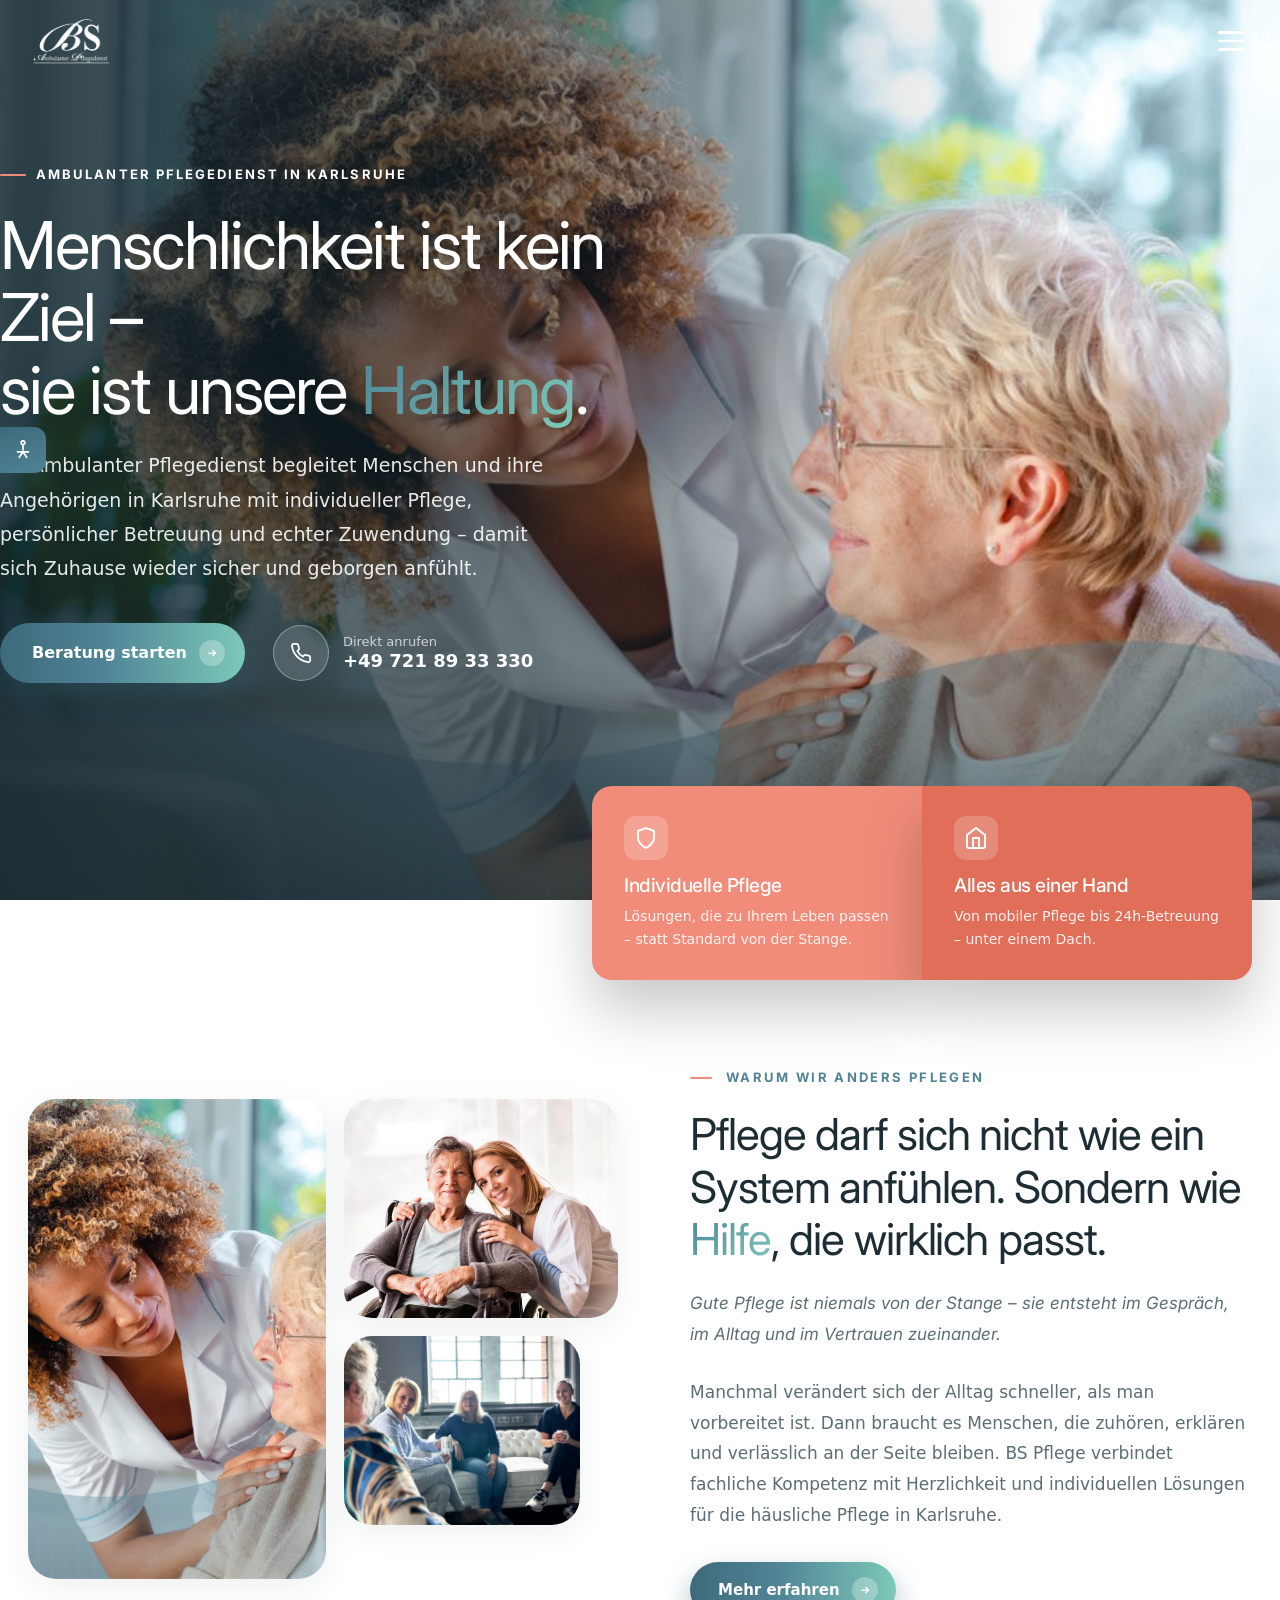
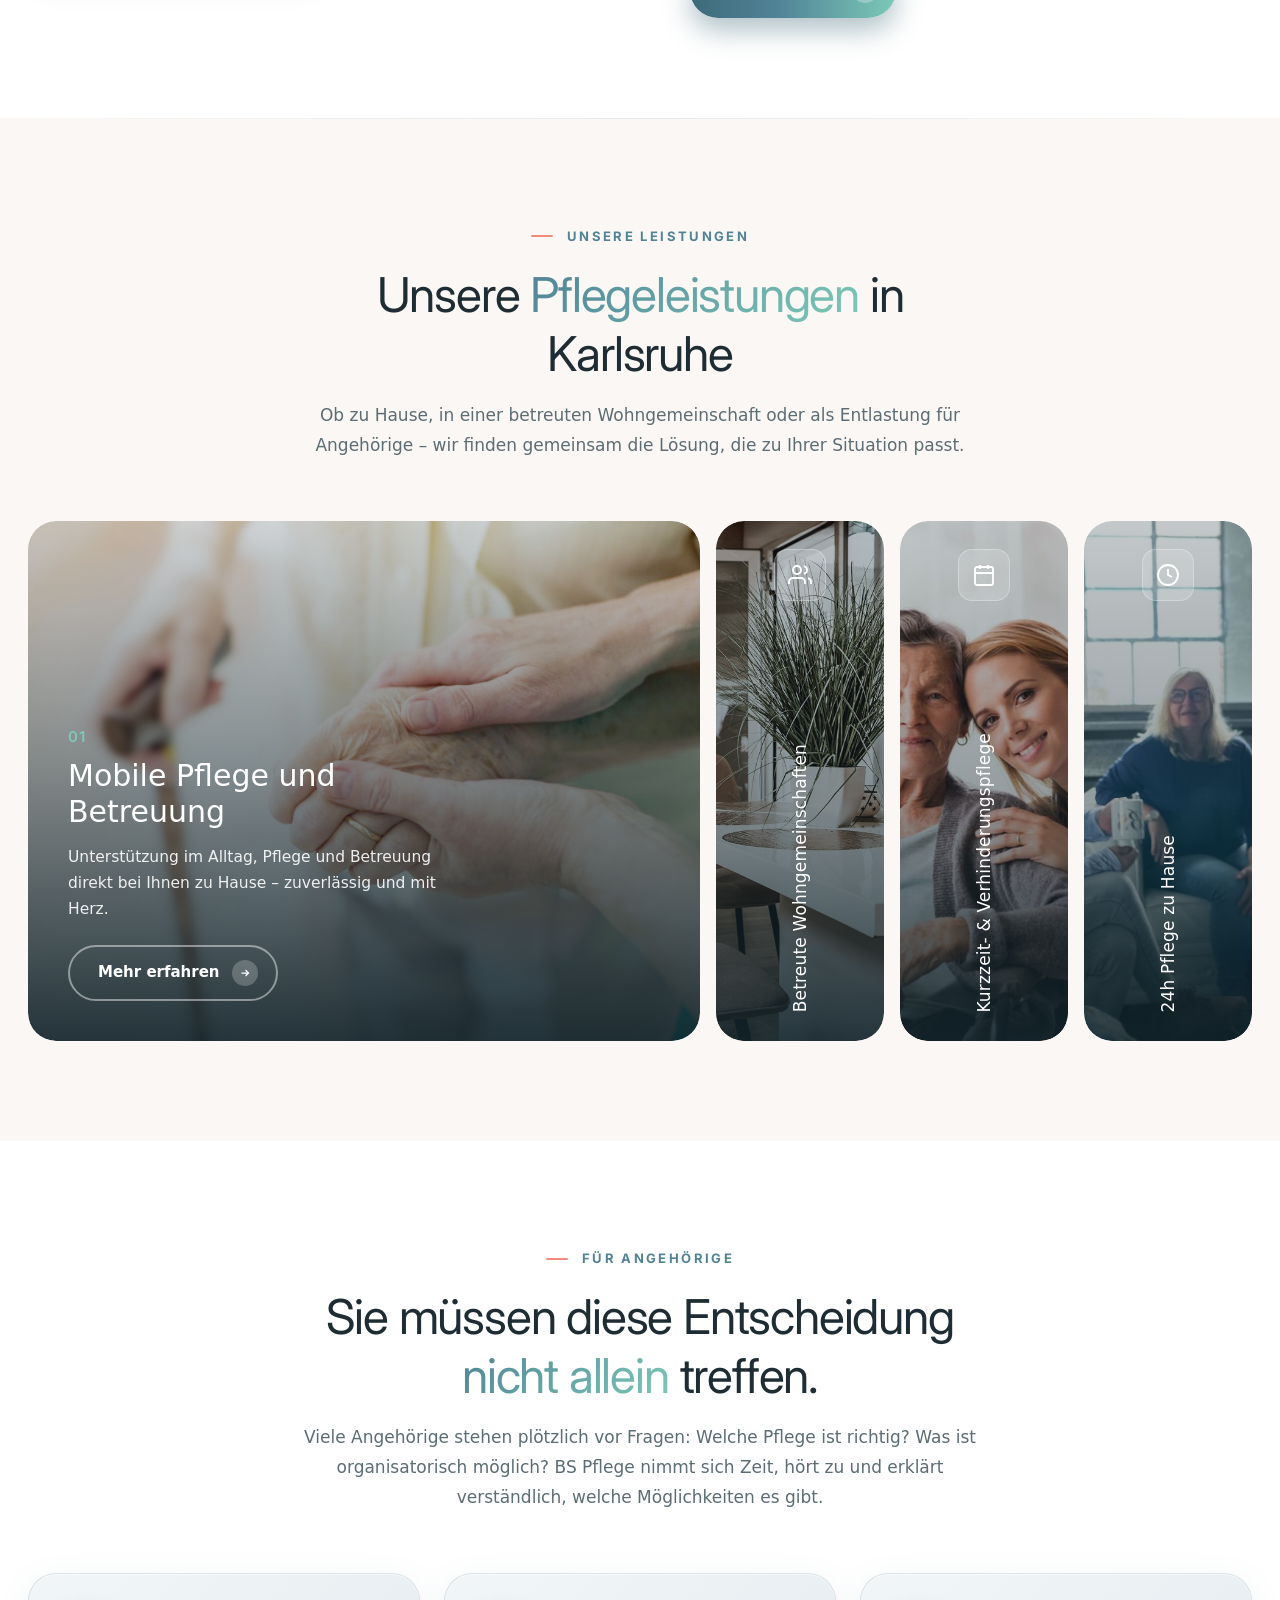
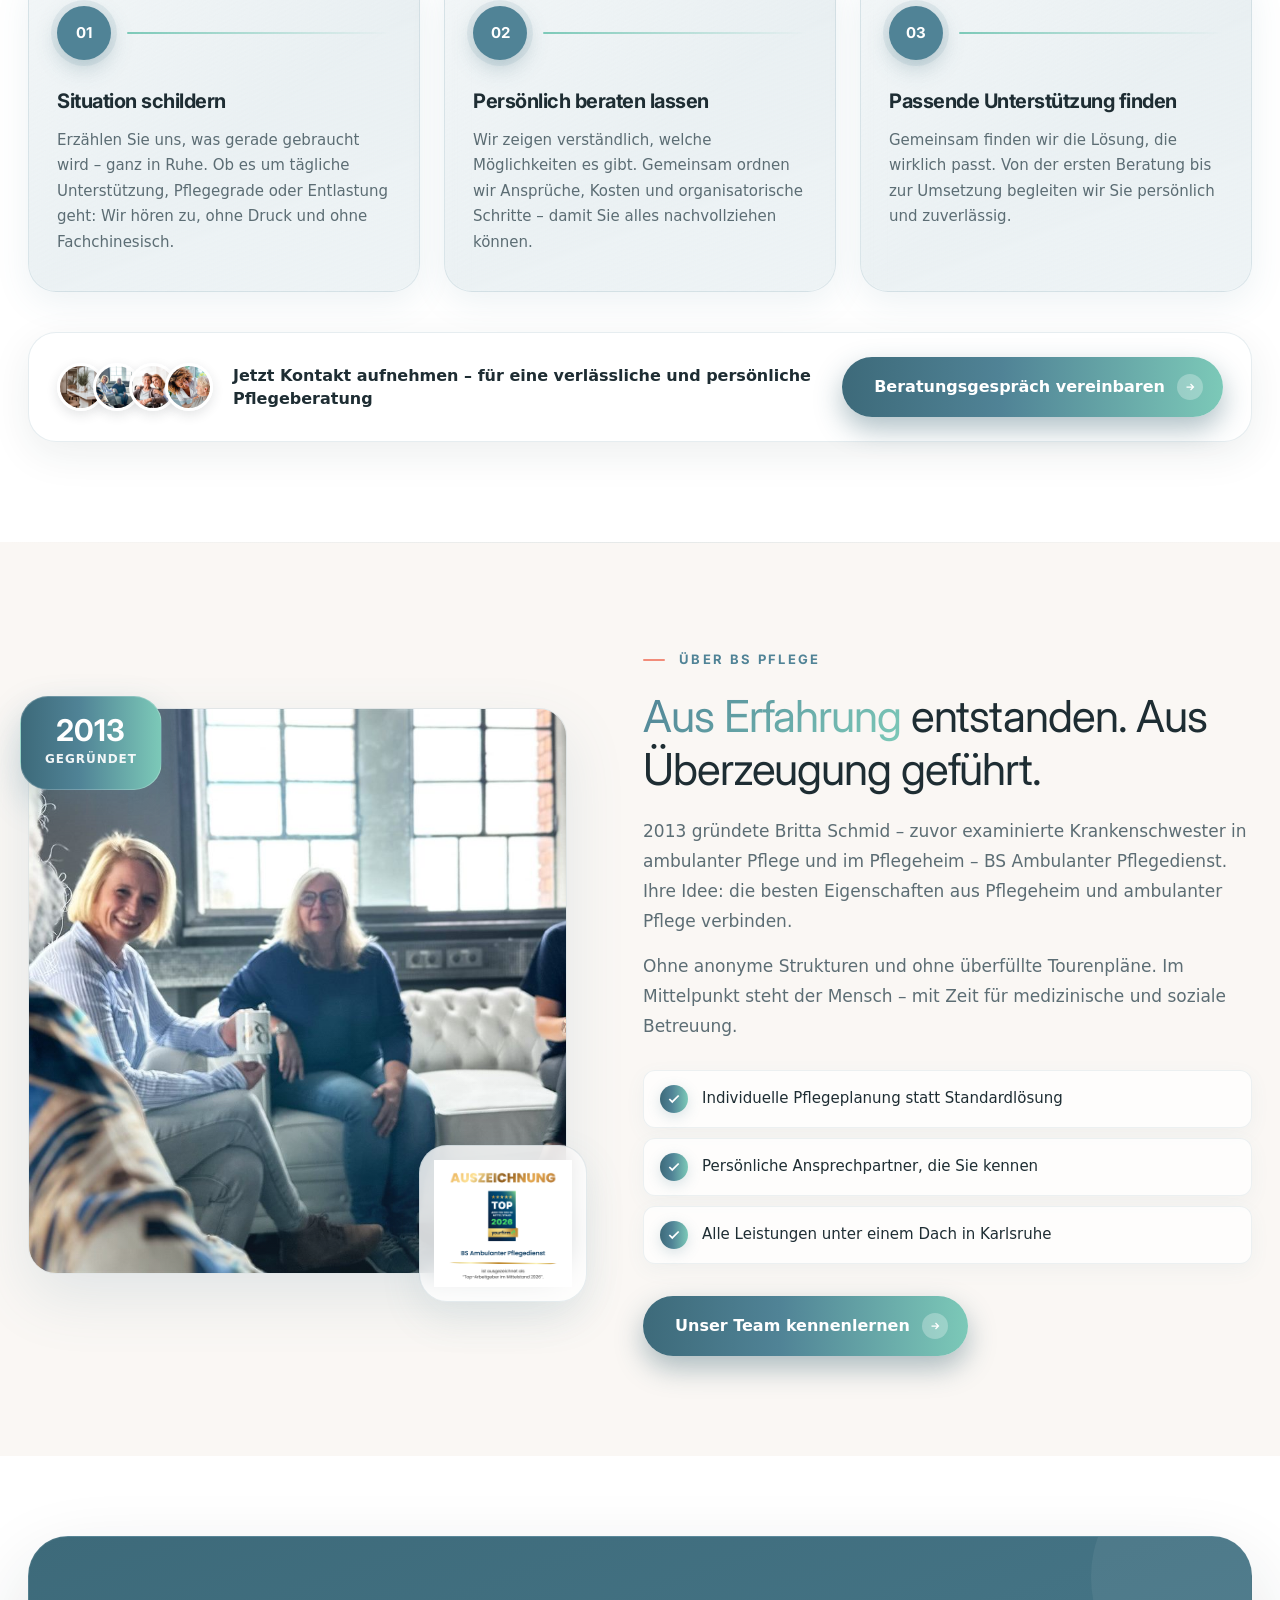
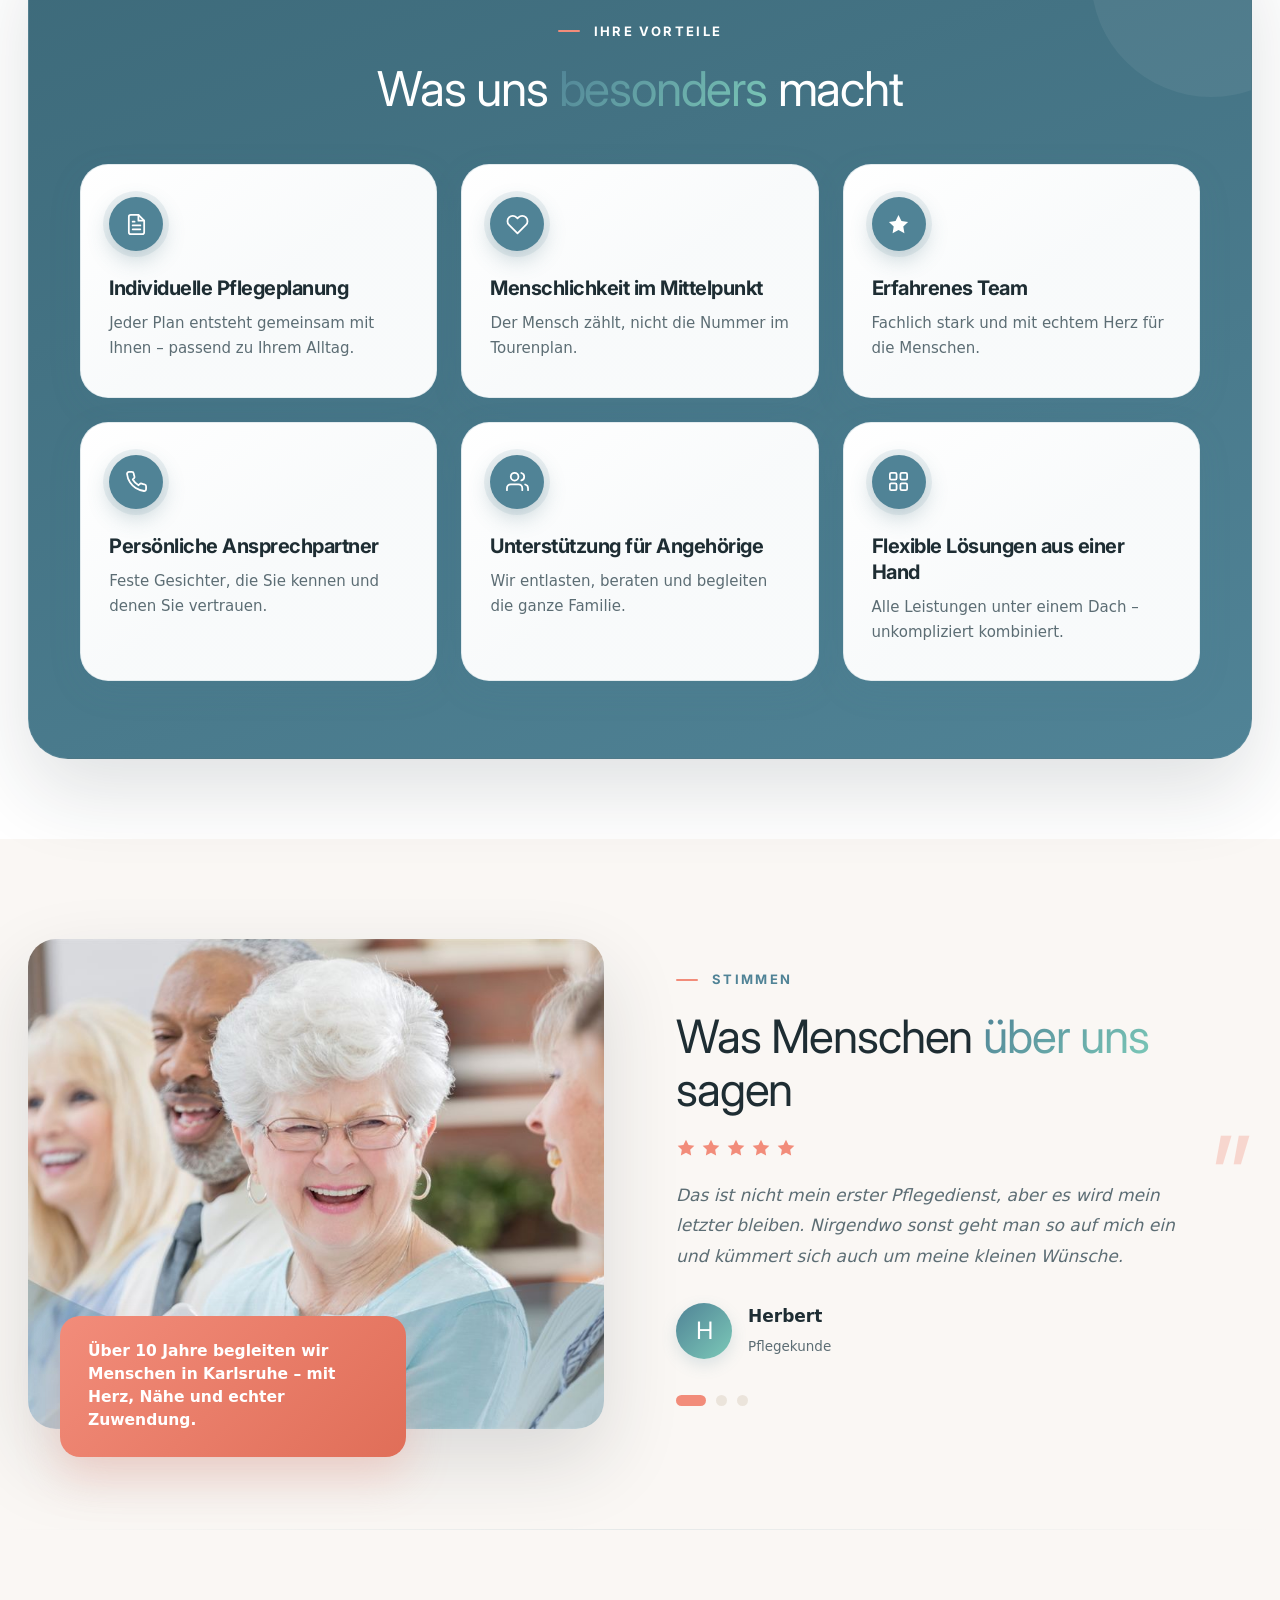
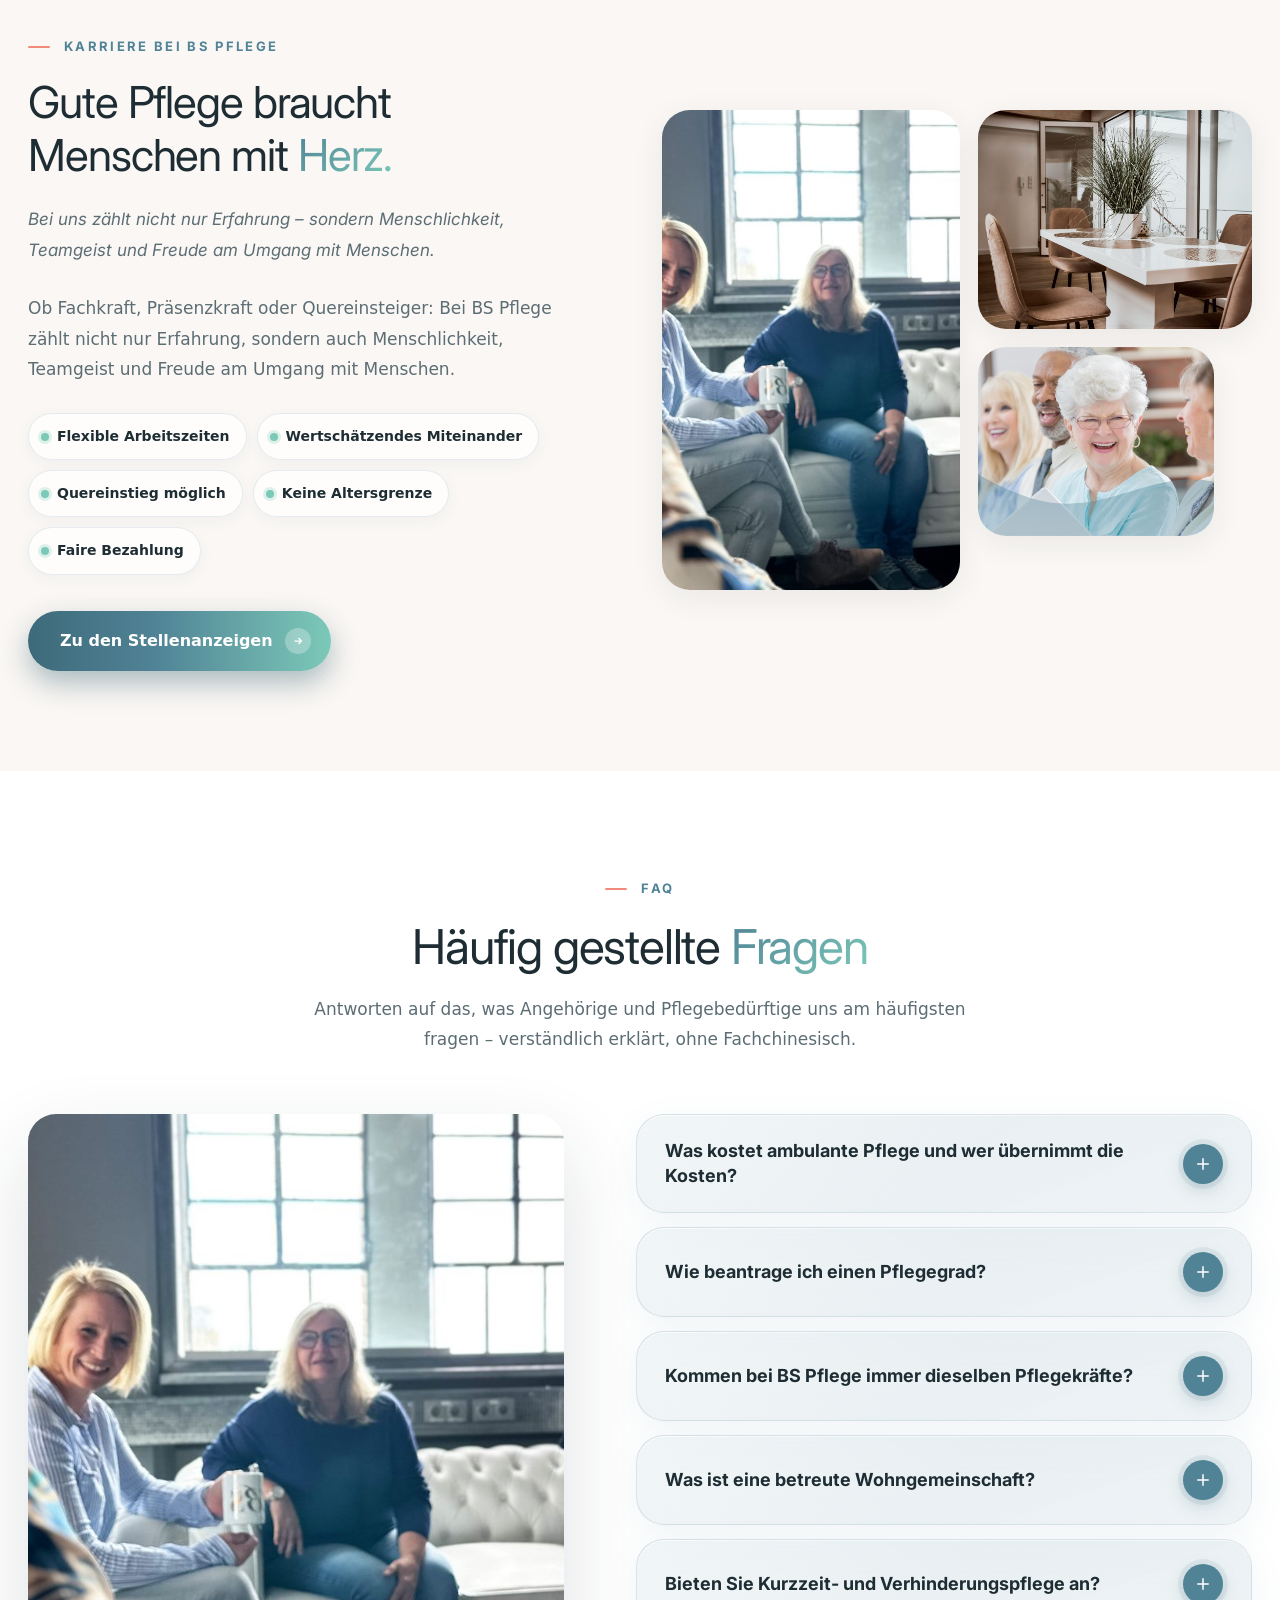
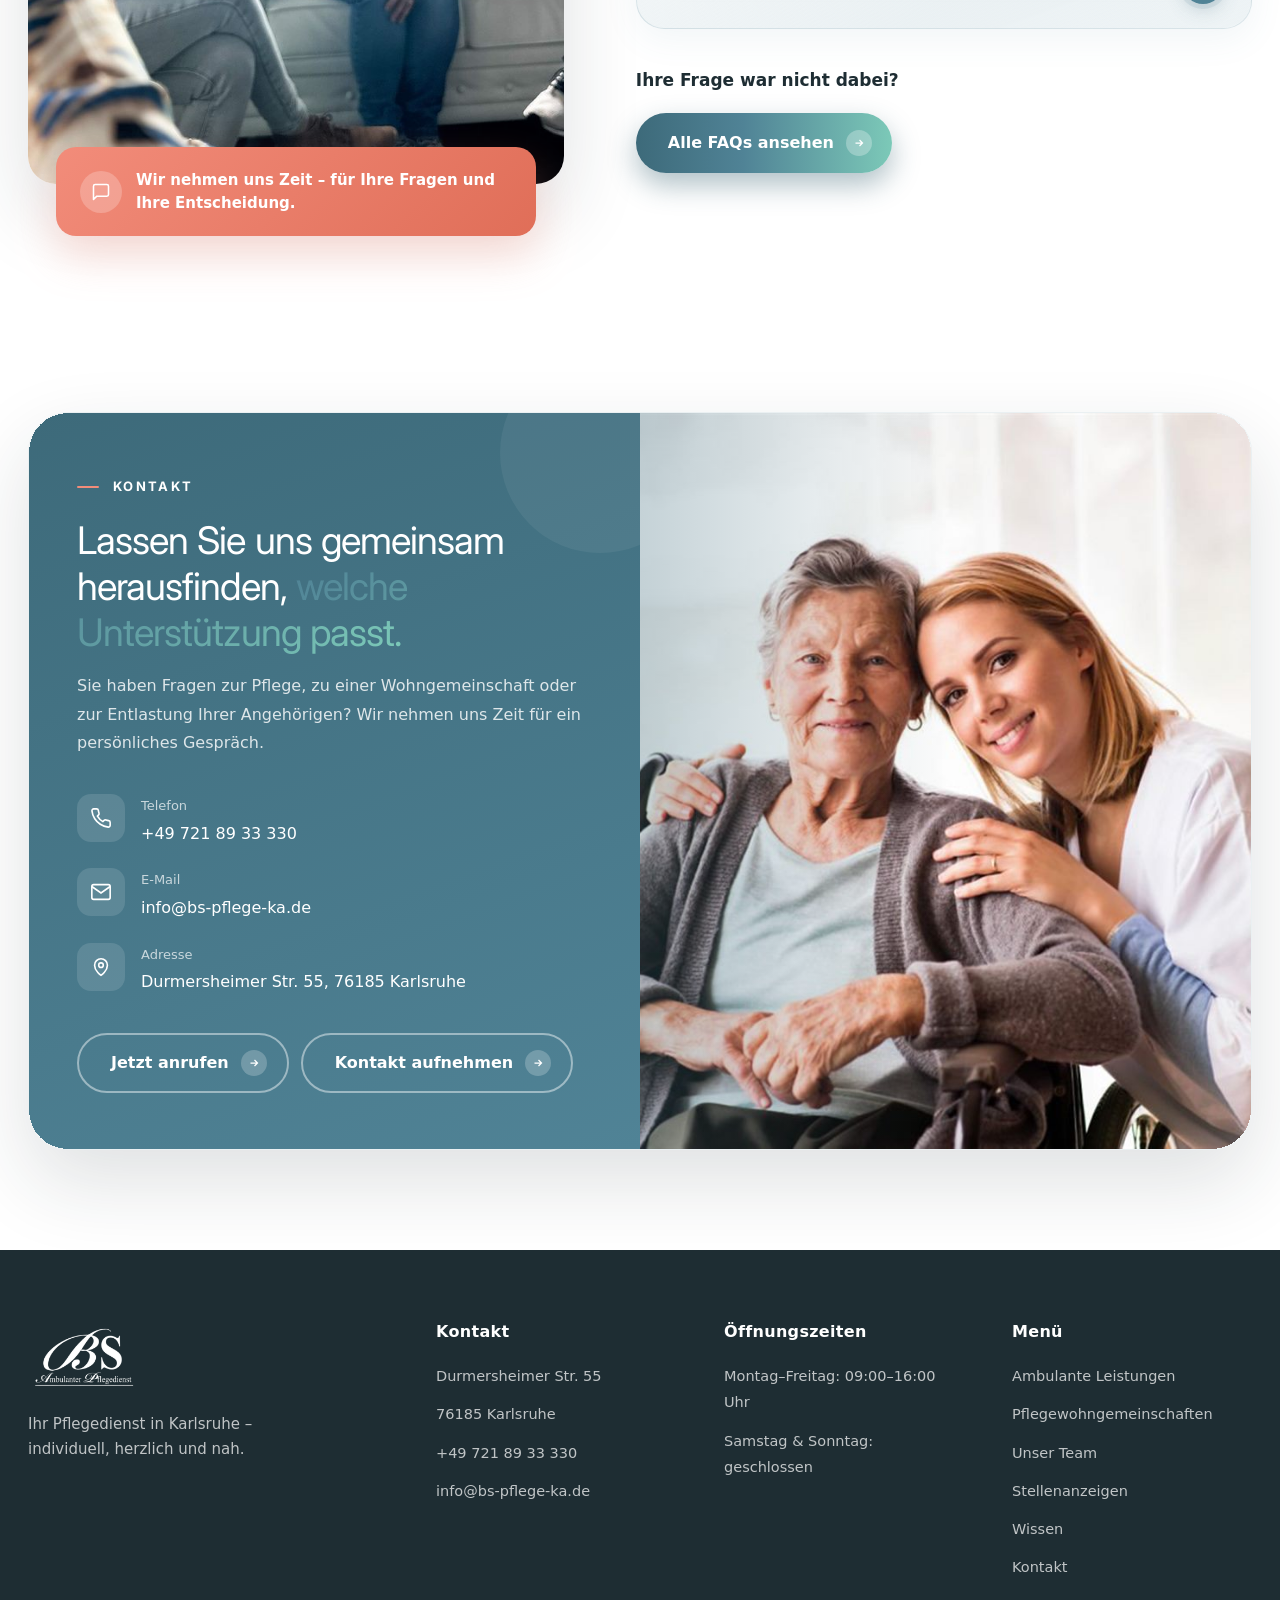
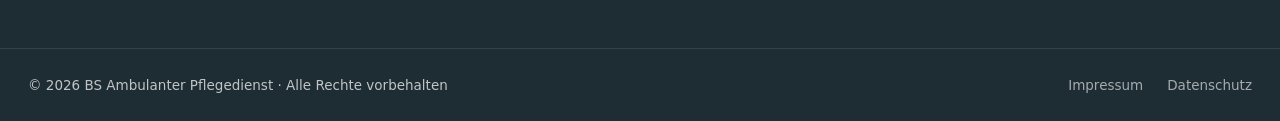
<file: index.html>
﻿<!DOCTYPE html>
<html lang="de">
<head>
  <meta charset="UTF-8" />
  <meta name="viewport" content="width=device-width, initial-scale=1.0" />

  <title>Ambulanter Pflegedienst Karlsruhe | BS Pflege mit Herz</title>
  <meta name="description" content="BS Ambulanter Pflegedienst in Karlsruhe bietet individuelle Pflege, Betreuung, 24h-Pflege und betreute Wohngemeinschaften mit Herz und Erfahrung." />
  <meta name="keywords" content="Ambulanter Pflegedienst Karlsruhe, Pflege Karlsruhe, mobile Pflege Karlsruhe, häusliche Pflege Karlsruhe, 24h Pflege Karlsruhe, betreute Wohngemeinschaft Karlsruhe, Kurzzeitpflege Karlsruhe, Verhinderungspflege Karlsruhe" />
  <meta name="author" content="BS Ambulanter Pflegedienst" />
  <meta name="robots" content="index, follow" />
  <link rel="canonical" href="https://www.bs-pflege-ka.de/" />

  <meta property="og:type" content="website" />
  <meta property="og:locale" content="de_DE" />
  <meta property="og:title" content="Ambulanter Pflegedienst Karlsruhe | BS Pflege mit Herz" />
  <meta property="og:description" content="Individuelle Pflege, Betreuung, 24h-Pflege und betreute Wohngemeinschaften in Karlsruhe – mit Herz und Erfahrung." />
  <meta property="og:url" content="https://www.bs-pflege-ka.de/" />
  <meta property="og:image" content="assets/img/leistungen-hero.jpg" />
  <meta property="og:site_name" content="BS Ambulanter Pflegedienst" />

  <link rel="icon" href="assets/img/favicon.jpeg" />
  <link rel="apple-touch-icon" href="assets/img/favicon.jpeg" />

  <link rel="preconnect" href="https://fonts.googleapis.com" />
  <link rel="preconnect" href="https://fonts.gstatic.com" crossorigin />
  <link href="https://fonts.googleapis.com/css2?family=Inter:wght@400;500;600;700;800&family=Google+Sans+Flex:wght@100..900&display=swap" rel="stylesheet" />

  <link rel="stylesheet" href="assets/css/style.css?v=20260929a" />
  <noscript><style>.reveal{opacity:1!important;transform:none!important;}</style></noscript>
  <script>
  (function () {
    try {
      var s = JSON.parse(localStorage.getItem("bs-a11y") || "{}");
      var root = document.documentElement;
      var scales = { sm: 0.875, lg: 1.125, xl: 1.25 };
      if (s.font && s.font !== "normal" && scales[s.font]) {
        root.setAttribute("data-a11y-font", s.font);
        root.style.zoom = scales[s.font];
      }
      if (s.contrast) root.classList.add("a11y-contrast");
      if (s.underline) root.classList.add("a11y-underline-links");
      if (s.motion) root.classList.add("a11y-reduced-motion");
      if (s.lineHeight) root.classList.add("a11y-line-height");
    } catch (e) {}
  })();
  </script>

  <script type="application/ld+json">
  {
    "@context": "https://schema.org",
    "@type": "MedicalBusiness",
    "name": "BS Ambulanter Pflegedienst",
    "image": "https://www.bs-pflege-ka.de/assets/img/leistungen-hero.jpg",
    "url": "https://www.bs-pflege-ka.de/",
    "telephone": "+49 721 8933330",
    "email": "info@bs-pflege-ka.de",
    "description": "Ambulanter Pflegedienst in Karlsruhe: individuelle Pflege, mobile Pflege, 24h-Pflege, Kurzzeit- und Verhinderungspflege sowie ambulant betreute Wohngemeinschaften.",
    "address": {
      "@type": "PostalAddress",
      "streetAddress": "Durmersheimer Str. 55",
      "addressLocality": "Karlsruhe",
      "postalCode": "76185",
      "addressCountry": "DE"
    },
    "areaServed": "Karlsruhe",
    "openingHoursSpecification": {
      "@type": "OpeningHoursSpecification",
      "dayOfWeek": ["Monday","Tuesday","Wednesday","Thursday","Friday"],
      "opens": "09:00",
      "closes": "16:00"
    },
    "foundingDate": "2013",
    "founder": { "@type": "Person", "name": "Britta Schmid" }
  }
  </script>
  <script type="application/ld+json">
  {
    "@context": "https://schema.org",
    "@type": "FAQPage",
    "mainEntity": [
      {
        "@type": "Question",
        "name": "Was kostet ambulante Pflege und wer übernimmt die Kosten?",
        "acceptedAnswer": {
          "@type": "Answer",
          "text": "Die Kosten hängen vom Pflegegrad und den benötigten Leistungen ab. Die Pflegekasse übernimmt einen Teil der Pflegesachleistungen und Pflegegeld. Wir beraten Sie transparent, welche Leistungen für Sie in Frage kommen und welche Kosten auf Sie zukommen können."
        }
      },
      {
        "@type": "Question",
        "name": "Wie beantrage ich einen Pflegegrad?",
        "acceptedAnswer": {
          "@type": "Answer",
          "text": "Sie wenden sich an Ihre Pflegekasse und stellen einen Antrag auf Pflegegrad. Ein MDK-Gutachter bewertet den Pflegebedarf. Wir unterstützen Sie bei der Vorbereitung und erklären verständlich, welche Unterlagen sinnvoll sind."
        }
      },
      {
        "@type": "Question",
        "name": "Kommen bei BS Pflege immer dieselben Pflegekräfte?",
        "acceptedAnswer": {
          "@type": "Answer",
          "text": "Ja, Vertrauen entsteht durch Kontinuität. Deshalb setzen wir auf feste Bezugspersonen, die Sie kennenlernen und die Ihren Alltag und Ihre Wünsche kennen."
        }
      },
      {
        "@type": "Question",
        "name": "Was ist eine betreute Wohngemeinschaft?",
        "acceptedAnswer": {
          "@type": "Answer",
          "text": "In einer betreuten Wohngemeinschaft leben mehrere Menschen gemeinsam in einer Wohnung und werden individuell betreut. Es gibt Anschluss, gemeinsame Aktivitäten und trotzdem Rückzugsmöglichkeiten – eine Alternative zum Pflegeheim."
        }
      },
      {
        "@type": "Question",
        "name": "Bieten Sie Kurzzeit- und Verhinderungspflege an?",
        "acceptedAnswer": {
          "@type": "Answer",
          "text": "Ja. Kurzzeitpflege entlastet nach einem Krankenhausaufenthalt oder in Übergangssituationen. Verhinderungspflege springt ein, wenn Angehörige vorübergehend nicht pflegen können – zum Beispiel im Urlaub oder bei Krankheit."
        }
      }
    ]
  }
  </script>
</head>
<body>
  <a class="skip-link" href="#main">Zum Inhalt springen</a>

  <!-- HERO + NAVIGATION -->
  <div class="hero-shell" id="top">
    <section class="hero" aria-label="Willkommen bei BS Ambulanter Pflegedienst">
      <div class="hero__media" id="heroSlider" aria-hidden="true">
        <div class="hero__slide is-active">
          <img src="assets/img/pflege-1.jpg" alt="" width="1280" height="854" fetchpriority="high" />
        </div>
        <div class="hero__slide">
          <img src="assets/img/care-hands.jpg" alt="" width="1024" height="683" loading="lazy" />
        </div>
        <div class="hero__slide">
          <img src="assets/img/care-2.jpg" alt="" width="1024" height="683" loading="lazy" />
        </div>
        <div class="hero__slide">
          <img src="assets/img/beratung.jpg" alt="" width="1024" height="683" loading="lazy" />
        </div>
        <div class="hero__slide">
          <img src="assets/img/leistungen-hero.jpg" alt="" width="1280" height="854" loading="lazy" />
        </div>
      </div>
      <div class="hero__overlay" aria-hidden="true"></div>

      <header class="header header--overlay" id="header">
        <div class="container header__inner">
          <a class="header__logo" href="#top" aria-label="BS Ambulanter Pflegedienst – Startseite">
            <img class="header__logo-light" src="assets/img/logo-white.png" alt="BS Ambulanter Pflegedienst Karlsruhe" width="180" height="112" />
            <img class="header__logo-dark" src="assets/img/logo-dark.png" alt="" width="180" height="112" aria-hidden="true" />
          </a>
          <nav class="nav" id="nav" aria-label="Hauptnavigation">
            <button class="nav__close" id="navClose" aria-label="Menü schließen">&times;</button>
            <ul class="nav__list">
              <li><a href="index.html" class="nav__link">Startseite</a></li>
              <li><a href="ambulante-leistungen.html" class="nav__link">Ambulante Leistungen</a></li>
              <li><a href="pflegewohngemeinschaften.html" class="nav__link">Pflegewohngemeinschaften</a></li>
              <li><a href="unser-team.html" class="nav__link">Unser Team</a></li>
              <li><a href="stellenanzeigen.html" class="nav__link">Stellenanzeigen</a></li>
              <li><a href="faq.html" class="nav__link">Wissen</a></li>
              <li><a href="kontakt.html" class="nav__link">Kontakt</a></li>
            </ul>
            <a href="kontakt.html" class="btn btn--primary nav__cta">
              Beratung anfragen
              <span class="btn__arrow"><svg viewBox="0 0 24 24"><path d="M5 12h14M13 6l6 6-6 6"/></svg></span>
            </a>
          </nav>
          <button class="nav__toggle" id="navToggle" aria-label="Menü öffnen" aria-expanded="false">
            <span></span><span></span><span></span>
          </button>
        </div>
      </header>

      <div class="container hero__body">
        <div class="hero__content reveal">
          <span class="hero__eyebrow">Ambulanter Pflegedienst in Karlsruhe</span>
          <h1 class="hero__title">Menschlichkeit ist kein Ziel –<br />sie ist unsere <span class="headline-serif">Haltung</span>.</h1>
          <p class="hero__sub">
            BS Ambulanter Pflegedienst begleitet Menschen und ihre Angehörigen in Karlsruhe
            mit individueller Pflege, persönlicher Betreuung und echter Zuwendung –
            damit sich Zuhause wieder sicher und geborgen anfühlt.
          </p>
          <div class="hero__actions">
            <a href="kontakt.html" class="btn btn--primary btn--lg">
              Beratung starten
              <span class="btn__arrow"><svg viewBox="0 0 24 24"><path d="M5 12h14M13 6l6 6-6 6"/></svg></span>
            </a>
            <a href="tel:+497218933330" class="hero__play" aria-label="Rufen Sie uns an unter +49 721 89 33 330">
              <span class="hero__play-icon">
                <svg viewBox="0 0 24 24"><path d="M22 16.92v3a2 2 0 0 1-2.18 2 19.79 19.79 0 0 1-8.63-3.07 19.5 19.5 0 0 1-6-6 19.79 19.79 0 0 1-3.07-8.67A2 2 0 0 1 4.11 2h3a2 2 0 0 1 2 1.72c.127.96.361 1.903.7 2.81a2 2 0 0 1-.45 2.11L8.09 9.91a16 16 0 0 0 6 6l1.27-1.27a2 2 0 0 1 2.11-.45c.907.339 1.85.573 2.81.7A2 2 0 0 1 22 16.92z"/></svg>
              </span>
              <span class="hero__play-text">
                <small>Direkt anrufen</small>
                <strong>+49 721 89 33 330</strong>
              </span>
            </a>
          </div>
        </div>
      </div>

    </section>

    <div class="hero__cards">
      <div class="container">
        <div class="hero__cards-inner reveal">
          <article class="hero__card">
            <span class="hero__card-icon">
              <svg viewBox="0 0 24 24"><path d="M12 22s8-4 8-10V5l-8-3-8 3v7c0 6 8 10 8 10z"/></svg>
            </span>
            <h3>Individuelle Pflege</h3>
            <p>Lösungen, die zu Ihrem Leben passen – statt Standard von der Stange.</p>
          </article>
          <article class="hero__card hero__card--alt">
            <span class="hero__card-icon">
              <svg viewBox="0 0 24 24"><path d="M3 9l9-7 9 7v11a2 2 0 0 1-2 2H5a2 2 0 0 1-2-2z"/><path d="M9 22V12h6v10"/></svg>
            </span>
            <h3>Alles aus einer Hand</h3>
            <p>Von mobiler Pflege bis 24h-Betreuung – unter einem Dach.</p>
          </article>
        </div>
      </div>
    </div>
  </div>

  <main id="main">

    <!-- INTRO -->
    <section class="intro intro--first">
      <div class="container intro__grid">
        <div class="intro__collage reveal">
          <div class="intro__collage-img intro__collage-img--tall">
            <img src="assets/img/pflege-1.jpg" alt="Herzliche Betreuung durch das Team von BS Pflege" width="1280" height="667" loading="lazy" />
          </div>
          <div class="intro__collage-stack">
            <div class="intro__collage-img intro__collage-img--top">
              <img src="assets/img/care-2.jpg" alt="Pflegekraft begleitet Seniorin liebevoll im Alltag" width="1024" height="683" loading="lazy" />
            </div>
            <div class="intro__collage-img intro__collage-img--bottom">
              <img src="assets/img/beratung.jpg" alt="Persönliche Beratungsgespräche bei BS Pflege" width="1024" height="683" loading="lazy" />
            </div>
          </div>
        </div>

        <div class="intro__text reveal">
          <span class="section-label">Warum wir anders pflegen</span>
          <h2>Pflege darf sich nicht wie ein System anfühlen. Sondern wie <span class="headline-serif">Hilfe</span>, die wirklich passt.</h2>
          <p class="intro__lead">Gute Pflege ist niemals von der Stange – sie entsteht im Gespräch, im Alltag und im Vertrauen zueinander.</p>
          <p>
            Manchmal verändert sich der Alltag schneller, als man vorbereitet ist. Dann braucht es
            Menschen, die zuhören, erklären und verlässlich an der Seite bleiben. BS Pflege verbindet
            fachliche Kompetenz mit Herzlichkeit und individuellen Lösungen für die häusliche Pflege in Karlsruhe.
          </p>
          <a href="ambulante-leistungen.html" class="btn btn--primary">
            Mehr erfahren
            <span class="btn__arrow"><svg viewBox="0 0 24 24"><path d="M5 12h14M13 6l6 6-6 6"/></svg></span>
          </a>
        </div>
      </div>
    </section>

    <!-- LEISTUNGEN -->
    <section class="services" id="ambulante-leistungen">
      <div class="container">
        <div class="section-head reveal">
          <span class="section-label">Unsere Leistungen</span>
          <h2>Unsere <span class="headline-serif">Pflegeleistungen</span> in Karlsruhe</h2>
          <p class="section-head__sub">
            Ob zu Hause, in einer betreuten Wohngemeinschaft oder als Entlastung für Angehörige –
            wir finden gemeinsam die Lösung, die zu Ihrer Situation passt.
          </p>
        </div>
        <div class="services__accordion reveal" role="tablist" aria-label="Unsere Pflegeleistungen">
          <article class="acc-panel is-open">
            <button class="acc-panel__trigger" type="button" aria-expanded="true">
              <img class="acc-panel__img" src="assets/img/care-hands.jpg" alt="Mobile Pflege und Betreuung zu Hause in Karlsruhe" width="1024" height="683" loading="lazy" />
              <span class="acc-panel__overlay" aria-hidden="true"></span>
              <span class="acc-panel__label">
                <span class="acc-panel__icon"><svg viewBox="0 0 24 24"><path d="M3 9l9-7 9 7v11a2 2 0 0 1-2 2H5a2 2 0 0 1-2-2z"/></svg></span>
                <span class="acc-panel__title">Mobile Pflege und Betreuung</span>
              </span>
              <span class="acc-panel__content">
                <span class="acc-panel__num">01</span>
                <span class="acc-panel__heading">Mobile Pflege und Betreuung</span>
                <span class="acc-panel__text">Unterstützung im Alltag, Pflege und Betreuung direkt bei Ihnen zu Hause – zuverlässig und mit Herz.</span>
                <span class="acc-panel__link btn btn--primary" data-href="ambulante-leistungen.html#mobile-pflege">
                  Mehr erfahren
                  <span class="btn__arrow"><svg viewBox="0 0 24 24"><path d="M5 12h14M13 6l6 6-6 6"/></svg></span>
                </span>
              </span>
            </button>
          </article>

          <article class="acc-panel" id="pflegewohngemeinschaften">
            <button class="acc-panel__trigger" type="button" aria-expanded="false">
              <img class="acc-panel__img" src="assets/img/team.jpg" alt="Ambulant betreute Wohngemeinschaft mit gemütlichem Wohnbereich" width="1024" height="683" loading="lazy" />
              <span class="acc-panel__overlay" aria-hidden="true"></span>
              <span class="acc-panel__label">
                <span class="acc-panel__icon"><svg viewBox="0 0 24 24"><path d="M17 21v-2a4 4 0 0 0-4-4H5a4 4 0 0 0-4 4v2"/><circle cx="9" cy="7" r="4"/><path d="M23 21v-2a4 4 0 0 0-3-3.87M16 3.13a4 4 0 0 1 0 7.75"/></svg></span>
                <span class="acc-panel__title">Betreute Wohngemeinschaften</span>
              </span>
              <span class="acc-panel__content">
                <span class="acc-panel__num">02</span>
                <span class="acc-panel__heading">Ambulant betreute Wohngemeinschaften</span>
                <span class="acc-panel__text">Ein liebevolles Zuhause in kleiner Gemeinschaft mit Betreuung, Sicherheit und Nähe.</span>
                <span class="acc-panel__link btn btn--primary" data-href="pflegewohngemeinschaften.html">
                  Mehr erfahren
                  <span class="btn__arrow"><svg viewBox="0 0 24 24"><path d="M5 12h14M13 6l6 6-6 6"/></svg></span>
                </span>
              </span>
            </button>
          </article>

          <article class="acc-panel">
            <button class="acc-panel__trigger" type="button" aria-expanded="false">
              <img class="acc-panel__img" src="assets/img/care-2.jpg" alt="Kurzzeitpflege und Verhinderungspflege zur Entlastung von Angehörigen" width="1024" height="683" loading="lazy" />
              <span class="acc-panel__overlay" aria-hidden="true"></span>
              <span class="acc-panel__label">
                <span class="acc-panel__icon"><svg viewBox="0 0 24 24"><rect x="3" y="4" width="18" height="18" rx="2"/><path d="M16 2v4M8 2v4M3 10h18"/></svg></span>
                <span class="acc-panel__title">Kurzzeit- &amp; Verhinderungspflege</span>
              </span>
              <span class="acc-panel__content">
                <span class="acc-panel__num">03</span>
                <span class="acc-panel__heading">Kurzzeitpflege &amp; Verhinderungspflege</span>
                <span class="acc-panel__text">Entlastung, wenn Angehörige pausieren müssen oder vorübergehend Unterstützung gebraucht wird.</span>
                <span class="acc-panel__link btn btn--primary" data-href="ambulante-leistungen.html#kurzzeitpflege">
                  Mehr erfahren
                  <span class="btn__arrow"><svg viewBox="0 0 24 24"><path d="M5 12h14M13 6l6 6-6 6"/></svg></span>
                </span>
              </span>
            </button>
          </article>

          <article class="acc-panel">
            <button class="acc-panel__trigger" type="button" aria-expanded="false">
              <img class="acc-panel__img" src="assets/img/beratung.jpg" alt="24h Pflege in der eigenen Häuslichkeit in Karlsruhe" width="1024" height="683" loading="lazy" />
              <span class="acc-panel__overlay" aria-hidden="true"></span>
              <span class="acc-panel__label">
                <span class="acc-panel__icon"><svg viewBox="0 0 24 24"><circle cx="12" cy="12" r="10"/><path d="M12 6v6l4 2"/></svg></span>
                <span class="acc-panel__title">24h Pflege zu Hause</span>
              </span>
              <span class="acc-panel__content">
                <span class="acc-panel__num">04</span>
                <span class="acc-panel__heading">24h Pflege in der eigenen Häuslichkeit</span>
                <span class="acc-panel__text">Rund um die Uhr begleitet bleiben – in der vertrauten Umgebung des eigenen Zuhauses.</span>
                <span class="acc-panel__link btn btn--primary" data-href="ambulante-leistungen.html#24h-pflege">
                  Mehr erfahren
                  <span class="btn__arrow"><svg viewBox="0 0 24 24"><path d="M5 12h14M13 6l6 6-6 6"/></svg></span>
                </span>
              </span>
            </button>
          </article>
        </div>
      </div>
    </section>

    <!-- ANGEHÖRIGE -->
    <section class="relatives">
      <div class="container">
        <header class="section-head reveal">
          <span class="section-label">Für Angehörige</span>
          <h2>Sie müssen diese Entscheidung <span class="headline-serif">nicht allein</span> treffen.</h2>
          <p class="section-head__sub">
            Viele Angehörige stehen plötzlich vor Fragen: Welche Pflege ist richtig? Was ist
            organisatorisch möglich? BS Pflege nimmt sich Zeit, hört zu und erklärt verständlich,
            welche Möglichkeiten es gibt.
          </p>
        </header>

        <div class="process reveal">
          <article class="process__card">
            <div class="process__top">
              <span class="process__num">01</span>
              <span class="process__line" aria-hidden="true"></span>
            </div>
            <h3>Situation schildern</h3>
            <p>
              Erzählen Sie uns, was gerade gebraucht wird – ganz in Ruhe. Ob es um tägliche
              Unterstützung, Pflegegrade oder Entlastung geht: Wir hören zu, ohne Druck und
              ohne Fachchinesisch.
            </p>
          </article>
          <article class="process__card">
            <div class="process__top">
              <span class="process__num">02</span>
              <span class="process__line" aria-hidden="true"></span>
            </div>
            <h3>Persönlich beraten lassen</h3>
            <p>
              Wir zeigen verständlich, welche Möglichkeiten es gibt. Gemeinsam ordnen wir
              Ansprüche, Kosten und organisatorische Schritte – damit Sie alles nachvollziehen
              können.
            </p>
          </article>
          <article class="process__card">
            <div class="process__top">
              <span class="process__num">03</span>
              <span class="process__line" aria-hidden="true"></span>
            </div>
            <h3>Passende Unterstützung finden</h3>
            <p>
              Gemeinsam finden wir die Lösung, die wirklich passt. Von der ersten Beratung bis
              zur Umsetzung begleiten wir Sie persönlich und zuverlässig.
            </p>
          </article>
        </div>

        <div class="relatives__cta reveal">
          <div class="relatives__avatars" aria-hidden="true">
            <img src="assets/img/team.jpg" alt="" width="80" height="80" loading="lazy" />
            <img src="assets/img/beratung.jpg" alt="" width="80" height="80" loading="lazy" />
            <img src="assets/img/care-2.jpg" alt="" width="80" height="80" loading="lazy" />
            <img src="assets/img/pflege-1.jpg" alt="" width="80" height="80" loading="lazy" />
          </div>
          <p class="relatives__cta-text">
            Jetzt Kontakt aufnehmen – für eine verlässliche und persönliche Pflegeberatung
          </p>
          <a href="kontakt.html" class="btn btn--primary btn--lg relatives__cta-btn">
            Beratungsgespräch vereinbaren
            <span class="btn__arrow"><svg viewBox="0 0 24 24"><path d="M5 12h14M13 6l6 6-6 6"/></svg></span>
          </a>
        </div>
      </div>
    </section>

    <!-- ÜBER BS -->
    <section class="about" id="team">
      <div class="container about__grid">
        <div class="about__visual reveal">
          <div class="about__img-wrap">
            <img src="assets/img/beratung.jpg" alt="Team von BS Ambulanter Pflegedienst in persönlichem Gespräch" width="1280" height="853" loading="lazy" />
          </div>
          <div class="about__since">
            <strong>2013</strong>
            <span>gegründet</span>
          </div>
          <div class="about__award">
            <img src="assets/img/auszeichnung.png" alt="Top-Arbeitgeber im Mittelstand 2026" width="180" height="165" loading="lazy" />
          </div>
        </div>
        <div class="about__text reveal">
          <span class="section-label">Über BS Pflege</span>
          <h2><span class="headline-serif">Aus Erfahrung</span> entstanden. Aus Überzeugung geführt.</h2>
          <p>
            2013 gründete Britta Schmid – zuvor examinierte Krankenschwester in ambulanter Pflege
            und im Pflegeheim – BS Ambulanter Pflegedienst. Ihre Idee: die besten Eigenschaften aus
            Pflegeheim und ambulanter Pflege verbinden.
          </p>
          <p>
            Ohne anonyme Strukturen und ohne überfüllte Tourenpläne. Im Mittelpunkt steht der Mensch –
            mit Zeit für medizinische und soziale Betreuung.
          </p>
          <div class="about__checks">
            <div class="about__check">
              <span class="about__check-icon"><svg viewBox="0 0 24 24"><path d="M20 6L9 17l-5-5"/></svg></span>
              Individuelle Pflegeplanung statt Standardlösung
            </div>
            <div class="about__check">
              <span class="about__check-icon"><svg viewBox="0 0 24 24"><path d="M20 6L9 17l-5-5"/></svg></span>
              Persönliche Ansprechpartner, die Sie kennen
            </div>
            <div class="about__check">
              <span class="about__check-icon"><svg viewBox="0 0 24 24"><path d="M20 6L9 17l-5-5"/></svg></span>
              Alle Leistungen unter einem Dach in Karlsruhe
            </div>
          </div>
          <a href="unser-team.html" class="btn btn--primary btn--lg">
            Unser Team kennenlernen
            <span class="btn__arrow"><svg viewBox="0 0 24 24"><path d="M5 12h14M13 6l6 6-6 6"/></svg></span>
          </a>
        </div>
      </div>
    </section>

    <!-- WARUM BS -->
    <section class="why">
      <div class="container">
        <div class="why__panel">
          <div class="section-head reveal">
            <span class="section-label">Ihre Vorteile</span>
            <h2>Was uns <span class="headline-serif">besonders</span> macht</h2>
          </div>
          <div class="why__grid reveal">
          <article class="why-card">
            <span class="card-icon" aria-hidden="true"><svg viewBox="0 0 24 24"><path d="M14 2H6a2 2 0 0 0-2 2v16a2 2 0 0 0 2 2h12a2 2 0 0 0 2-2V8z"/><path d="M14 2v6h6M16 13H8M16 17H8M10 9H8"/></svg></span>
            <h3>Individuelle Pflegeplanung</h3>
            <p>Jeder Plan entsteht gemeinsam mit Ihnen – passend zu Ihrem Alltag.</p>
          </article>
          <article class="why-card">
            <span class="card-icon" aria-hidden="true"><svg viewBox="0 0 24 24"><path d="M20.84 4.61a5.5 5.5 0 0 0-7.78 0L12 5.67l-1.06-1.06a5.5 5.5 0 0 0-7.78 7.78l1.06 1.06L12 21.23l7.78-7.78 1.06-1.06a5.5 5.5 0 0 0 0-7.78z"/></svg></span>
            <h3>Menschlichkeit im Mittelpunkt</h3>
            <p>Der Mensch zählt, nicht die Nummer im Tourenplan.</p>
          </article>
          <article class="why-card">
            <span class="card-icon" aria-hidden="true"><svg viewBox="0 0 24 24"><polygon points="12 2 15.09 8.26 22 9.27 17 14.14 18.18 21.02 12 17.77 5.82 21.02 7 14.14 2 9.27 8.91 8.26 12 2"/></svg></span>
            <h3>Erfahrenes Team</h3>
            <p>Fachlich stark und mit echtem Herz für die Menschen.</p>
          </article>
          <article class="why-card">
            <span class="card-icon" aria-hidden="true"><svg viewBox="0 0 24 24"><path d="M22 16.92v3a2 2 0 0 1-2.18 2 19.79 19.79 0 0 1-8.63-3.07 19.5 19.5 0 0 1-6-6 19.79 19.79 0 0 1-3.07-8.67A2 2 0 0 1 4.11 2h3a2 2 0 0 1 2 1.72c.127.96.361 1.903.7 2.81a2 2 0 0 1-.45 2.11L8.09 9.91a16 16 0 0 0 6 6l1.27-1.27a2 2 0 0 1 2.11-.45c.907.339 1.85.573 2.81.7A2 2 0 0 1 22 16.92z"/></svg></span>
            <h3>Persönliche Ansprechpartner</h3>
            <p>Feste Gesichter, die Sie kennen und denen Sie vertrauen.</p>
          </article>
          <article class="why-card">
            <span class="card-icon" aria-hidden="true"><svg viewBox="0 0 24 24"><path d="M17 21v-2a4 4 0 0 0-4-4H5a4 4 0 0 0-4 4v2"/><circle cx="9" cy="7" r="4"/><path d="M23 21v-2a4 4 0 0 0-3-3.87M16 3.13a4 4 0 0 1 0 7.75"/></svg></span>
            <h3>Unterstützung für Angehörige</h3>
            <p>Wir entlasten, beraten und begleiten die ganze Familie.</p>
          </article>
          <article class="why-card">
            <span class="card-icon" aria-hidden="true"><svg viewBox="0 0 24 24"><rect x="3" y="3" width="7" height="7" rx="1.5"/><rect x="14" y="3" width="7" height="7" rx="1.5"/><rect x="14" y="14" width="7" height="7" rx="1.5"/><rect x="3" y="14" width="7" height="7" rx="1.5"/></svg></span>
            <h3>Flexible Lösungen aus einer Hand</h3>
            <p>Alle Leistungen unter einem Dach – unkompliziert kombiniert.</p>
          </article>
        </div>
        </div>
      </div>
    </section>

    <!-- TESTIMONIALS -->
    <section class="testimonials">
      <div class="container testimonials__wrap">
        <div class="testimonials__media reveal">
          <div class="testimonials__img">
            <img src="assets/img/seniorensingen.jpg" alt="Zufriedene Bewohnerinnen und Bewohner bei BS Ambulanter Pflegedienst" width="1024" height="768" loading="lazy" />
          </div>
          <div class="testimonials__badge">
            Über 10 Jahre begleiten wir Menschen in Karlsruhe – mit Herz, Nähe und echter Zuwendung.
          </div>
        </div>

        <div class="testimonials__panel reveal">
          <span class="section-label">Stimmen</span>
          <h2>Was Menschen <span class="headline-serif">über uns</span> sagen</h2>

          <div class="testi-slider" id="testiSlider">
            <span class="testi-slider__mark" aria-hidden="true">&#8221;</span>

            <div class="testi-slide is-active">
              <div class="testi-slide__stars" aria-label="5 von 5 Sternen">
                <svg viewBox="0 0 24 24"><polygon points="12 2 15.09 8.26 22 9.27 17 14.14 18.18 21.02 12 17.77 5.82 21.02 7 14.14 2 9.27 8.91 8.26 12 2"/></svg>
                <svg viewBox="0 0 24 24"><polygon points="12 2 15.09 8.26 22 9.27 17 14.14 18.18 21.02 12 17.77 5.82 21.02 7 14.14 2 9.27 8.91 8.26 12 2"/></svg>
                <svg viewBox="0 0 24 24"><polygon points="12 2 15.09 8.26 22 9.27 17 14.14 18.18 21.02 12 17.77 5.82 21.02 7 14.14 2 9.27 8.91 8.26 12 2"/></svg>
                <svg viewBox="0 0 24 24"><polygon points="12 2 15.09 8.26 22 9.27 17 14.14 18.18 21.02 12 17.77 5.82 21.02 7 14.14 2 9.27 8.91 8.26 12 2"/></svg>
                <svg viewBox="0 0 24 24"><polygon points="12 2 15.09 8.26 22 9.27 17 14.14 18.18 21.02 12 17.77 5.82 21.02 7 14.14 2 9.27 8.91 8.26 12 2"/></svg>
              </div>
              <blockquote class="testi-slide__quote">Das ist nicht mein erster Pflegedienst, aber es wird mein letzter bleiben. Nirgendwo sonst geht man so auf mich ein und kümmert sich auch um meine kleinen Wünsche.</blockquote>
              <div class="testi-slide__author">
                <span class="testi-slide__avatar">H</span>
                <span class="testi-slide__meta"><strong>Herbert</strong><small>Pflegekunde</small></span>
              </div>
            </div>

            <div class="testi-slide">
              <div class="testi-slide__stars" aria-label="5 von 5 Sternen">
                <svg viewBox="0 0 24 24"><polygon points="12 2 15.09 8.26 22 9.27 17 14.14 18.18 21.02 12 17.77 5.82 21.02 7 14.14 2 9.27 8.91 8.26 12 2"/></svg>
                <svg viewBox="0 0 24 24"><polygon points="12 2 15.09 8.26 22 9.27 17 14.14 18.18 21.02 12 17.77 5.82 21.02 7 14.14 2 9.27 8.91 8.26 12 2"/></svg>
                <svg viewBox="0 0 24 24"><polygon points="12 2 15.09 8.26 22 9.27 17 14.14 18.18 21.02 12 17.77 5.82 21.02 7 14.14 2 9.27 8.91 8.26 12 2"/></svg>
                <svg viewBox="0 0 24 24"><polygon points="12 2 15.09 8.26 22 9.27 17 14.14 18.18 21.02 12 17.77 5.82 21.02 7 14.14 2 9.27 8.91 8.26 12 2"/></svg>
                <svg viewBox="0 0 24 24"><polygon points="12 2 15.09 8.26 22 9.27 17 14.14 18.18 21.02 12 17.77 5.82 21.02 7 14.14 2 9.27 8.91 8.26 12 2"/></svg>
              </div>
              <blockquote class="testi-slide__quote">Ich hatte lange nicht das Gefühl, irgendwo dazuzugehören – aber hier habe ich Anschluss und ein echtes Zuhause gefunden.</blockquote>
              <div class="testi-slide__author">
                <span class="testi-slide__avatar">J</span>
                <span class="testi-slide__meta"><strong>Jason</strong><small>Bewohner WG Südweststadt</small></span>
              </div>
            </div>

            <div class="testi-slide">
              <div class="testi-slide__stars" aria-label="5 von 5 Sternen">
                <svg viewBox="0 0 24 24"><polygon points="12 2 15.09 8.26 22 9.27 17 14.14 18.18 21.02 12 17.77 5.82 21.02 7 14.14 2 9.27 8.91 8.26 12 2"/></svg>
                <svg viewBox="0 0 24 24"><polygon points="12 2 15.09 8.26 22 9.27 17 14.14 18.18 21.02 12 17.77 5.82 21.02 7 14.14 2 9.27 8.91 8.26 12 2"/></svg>
                <svg viewBox="0 0 24 24"><polygon points="12 2 15.09 8.26 22 9.27 17 14.14 18.18 21.02 12 17.77 5.82 21.02 7 14.14 2 9.27 8.91 8.26 12 2"/></svg>
                <svg viewBox="0 0 24 24"><polygon points="12 2 15.09 8.26 22 9.27 17 14.14 18.18 21.02 12 17.77 5.82 21.02 7 14.14 2 9.27 8.91 8.26 12 2"/></svg>
                <svg viewBox="0 0 24 24"><polygon points="12 2 15.09 8.26 22 9.27 17 14.14 18.18 21.02 12 17.77 5.82 21.02 7 14.14 2 9.27 8.91 8.26 12 2"/></svg>
              </div>
              <blockquote class="testi-slide__quote">In der kleinen Wohngemeinschaft bin ich jetzt zufrieden – ich kenne alle mit Namen und habe sogar schon neue Freunde gefunden.</blockquote>
              <div class="testi-slide__author">
                <span class="testi-slide__avatar">G</span>
                <span class="testi-slide__meta"><strong>Gabriele</strong><small>Bewohnerin WG Gerwigstraße</small></span>
              </div>
            </div>

            <div class="testi-slider__nav">
              <button class="testi-slider__dot is-active" type="button" aria-label="Stimme 1"></button>
              <button class="testi-slider__dot" type="button" aria-label="Stimme 2"></button>
              <button class="testi-slider__dot" type="button" aria-label="Stimme 3"></button>
            </div>
          </div>
        </div>
      </div>
    </section>

    <!-- KARRIERE -->
    <section class="career" id="karriere">
      <div class="container career__grid">
        <div class="career__text reveal">
          <span class="section-label">Karriere bei BS Pflege</span>
          <h2>Gute Pflege braucht Menschen mit <span class="headline-serif">Herz.</span></h2>
          <p class="intro__lead">
            Bei uns zählt nicht nur Erfahrung – sondern Menschlichkeit, Teamgeist und Freude am Umgang mit Menschen.
          </p>
          <p>
            Ob Fachkraft, Präsenzkraft oder Quereinsteiger: Bei BS Pflege zählt nicht nur Erfahrung,
            sondern auch Menschlichkeit, Teamgeist und Freude am Umgang mit Menschen.
          </p>
          <ul class="career__tags">
            <li>Flexible Arbeitszeiten</li>
            <li>Wertschätzendes Miteinander</li>
            <li>Quereinstieg möglich</li>
            <li>Keine Altersgrenze</li>
            <li>Faire Bezahlung</li>
          </ul>
          <a href="stellenanzeigen.html" class="btn btn--primary btn--lg">
            Zu den Stellenanzeigen
            <span class="btn__arrow"><svg viewBox="0 0 24 24"><path d="M5 12h14M13 6l6 6-6 6"/></svg></span>
          </a>
        </div>
        <div class="intro__collage reveal">
          <div class="intro__collage-img intro__collage-img--tall">
            <img src="assets/img/beratung.jpg" alt="Persönliches Miteinander im Team von BS Pflege" width="1024" height="683" loading="lazy" />
          </div>
          <div class="intro__collage-stack">
            <div class="intro__collage-img intro__collage-img--top">
              <img src="assets/img/team.jpg" alt="Team von BS Pflege bei der Arbeit" width="1024" height="683" loading="lazy" />
            </div>
            <div class="intro__collage-img intro__collage-img--bottom">
              <img src="assets/img/seniorensingen.jpg" alt="Fröhliche Menschen in der Betreuung bei BS Pflege Karlsruhe" width="1280" height="667" loading="lazy" />
            </div>
          </div>
        </div>
      </div>
    </section>

    <!-- FAQ -->
    <section class="faq" id="faq">
      <div class="container">
        <header class="section-head reveal">
          <span class="section-label">FAQ</span>
          <h2>Häufig gestellte <span class="headline-serif">Fragen</span></h2>
          <p class="section-head__sub">
            Antworten auf das, was Angehörige und Pflegebedürftige uns am häufigsten fragen –
            verständlich erklärt, ohne Fachchinesisch.
          </p>
        </header>

        <div class="faq__wrap">
        <div class="faq__media reveal">
          <div class="faq__img">
            <img src="assets/img/beratung.jpg" alt="Persönliche Beratungsgespräche bei BS Pflege Karlsruhe" width="1024" height="683" loading="lazy" />
          </div>
          <div class="faq__badge">
            <span class="faq__badge-icon" aria-hidden="true">
              <svg viewBox="0 0 24 24"><path d="M21 15a2 2 0 0 1-2 2H7l-4 4V5a2 2 0 0 1 2-2h14a2 2 0 0 1 2 2z"/></svg>
            </span>
            <span>Wir nehmen uns Zeit – für Ihre Fragen und Ihre Entscheidung.</span>
          </div>
        </div>

        <div class="faq__content">
          <div class="faq__list reveal" id="faqList">
          <article class="faq__item">
            <h3 class="faq__question">
              <button class="faq__trigger" type="button" aria-expanded="false" aria-controls="faq-panel-1" id="faq-trigger-1">
                <span>Was kostet ambulante Pflege und wer übernimmt die Kosten?</span>
                <span class="faq__toggle" aria-hidden="true"><svg viewBox="0 0 24 24"><path d="M12 5v14M5 12h14"/></svg></span>
              </button>
            </h3>
            <div class="faq__panel" id="faq-panel-1" role="region" aria-labelledby="faq-trigger-1" hidden>
              <p>
                Die Kosten hängen vom Pflegegrad und den benötigten Leistungen ab. Die Pflegekasse
                übernimmt einen Teil der Pflegesachleistungen und des Pflegegeldes. Wir beraten Sie
                transparent, welche Leistungen für Sie in Frage kommen und welche Kosten auf Sie
                zukommen können.
              </p>
            </div>
          </article>

          <article class="faq__item">
            <h3 class="faq__question">
              <button class="faq__trigger" type="button" aria-expanded="false" aria-controls="faq-panel-2" id="faq-trigger-2">
                <span>Wie beantrage ich einen Pflegegrad?</span>
                <span class="faq__toggle" aria-hidden="true"><svg viewBox="0 0 24 24"><path d="M12 5v14M5 12h14"/></svg></span>
              </button>
            </h3>
            <div class="faq__panel" id="faq-panel-2" role="region" aria-labelledby="faq-trigger-2" hidden>
              <p>
                Sie wenden sich an Ihre Pflegekasse und stellen einen Antrag auf Pflegegrad.
                Ein MDK-Gutachter bewertet den Pflegebedarf. Wir unterstützen Sie bei der
                Vorbereitung und erklären verständlich, welche Unterlagen sinnvoll sind.
              </p>
            </div>
          </article>

          <article class="faq__item">
            <h3 class="faq__question">
              <button class="faq__trigger" type="button" aria-expanded="false" aria-controls="faq-panel-3" id="faq-trigger-3">
                <span>Kommen bei BS Pflege immer dieselben Pflegekräfte?</span>
                <span class="faq__toggle" aria-hidden="true"><svg viewBox="0 0 24 24"><path d="M12 5v14M5 12h14"/></svg></span>
              </button>
            </h3>
            <div class="faq__panel" id="faq-panel-3" role="region" aria-labelledby="faq-trigger-3" hidden>
              <p>
                Ja, Vertrauen entsteht durch Kontinuität. Deshalb setzen wir auf feste Bezugspersonen,
                die Sie kennenlernen und die Ihren Alltag sowie Ihre Wünsche kennen.
              </p>
            </div>
          </article>

          <article class="faq__item">
            <h3 class="faq__question">
              <button class="faq__trigger" type="button" aria-expanded="false" aria-controls="faq-panel-4" id="faq-trigger-4">
                <span>Was ist eine betreute Wohngemeinschaft?</span>
                <span class="faq__toggle" aria-hidden="true"><svg viewBox="0 0 24 24"><path d="M12 5v14M5 12h14"/></svg></span>
              </button>
            </h3>
            <div class="faq__panel" id="faq-panel-4" role="region" aria-labelledby="faq-trigger-4" hidden>
              <p>
                In einer betreuten Wohngemeinschaft leben mehrere Menschen gemeinsam in einer Wohnung
                und werden individuell betreut. Es gibt Anschluss, gemeinsame Aktivitäten und trotzdem
                Rückzugsmöglichkeiten – eine liebevolle Alternative zum Pflegeheim.
              </p>
            </div>
          </article>

          <article class="faq__item">
            <h3 class="faq__question">
              <button class="faq__trigger" type="button" aria-expanded="false" aria-controls="faq-panel-5" id="faq-trigger-5">
                <span>Bieten Sie Kurzzeit- und Verhinderungspflege an?</span>
                <span class="faq__toggle" aria-hidden="true"><svg viewBox="0 0 24 24"><path d="M12 5v14M5 12h14"/></svg></span>
              </button>
            </h3>
            <div class="faq__panel" id="faq-panel-5" role="region" aria-labelledby="faq-trigger-5" hidden>
              <p>
                Ja. Kurzzeitpflege entlastet nach einem Krankenhausaufenthalt oder in Übergangssituationen.
                Verhinderungspflege springt ein, wenn Angehörige vorübergehend nicht pflegen können –
                zum Beispiel im Urlaub oder bei Krankheit.
              </p>
            </div>
          </article>
        </div>

          <div class="faq__cta reveal">
            <p>Ihre Frage war nicht dabei?</p>
            <a href="faq.html" class="btn btn--primary btn--lg">
              Alle FAQs ansehen
              <span class="btn__arrow"><svg viewBox="0 0 24 24"><path d="M5 12h14M13 6l6 6-6 6"/></svg></span>
            </a>
          </div>
        </div>
        </div>
      </div>
    </section>

    <!-- KONTAKT -->
    <section class="contact" id="kontakt">
      <div class="container">
        <div class="contact__wrap reveal">
          <div class="contact__panel">
            <span class="section-label">Kontakt</span>
            <h2>Lassen Sie uns gemeinsam herausfinden, <span class="headline-serif">welche Unterstützung passt.</span></h2>
            <p>
              Sie haben Fragen zur Pflege, zu einer Wohngemeinschaft oder zur Entlastung Ihrer
              Angehörigen? Wir nehmen uns Zeit für ein persönliches Gespräch.
            </p>
            <div class="contact__items">
              <div class="contact__item">
                <span class="contact__item-icon"><svg viewBox="0 0 24 24"><path d="M22 16.92v3a2 2 0 0 1-2.18 2 19.79 19.79 0 0 1-8.63-3.07 19.5 19.5 0 0 1-6-6 19.79 19.79 0 0 1-3.07-8.67A2 2 0 0 1 4.11 2h3a2 2 0 0 1 2 1.72c.127.96.361 1.903.7 2.81a2 2 0 0 1-.45 2.11L8.09 9.91a16 16 0 0 0 6 6l1.27-1.27a2 2 0 0 1 2.11-.45c.907.339 1.85.573 2.81.7A2 2 0 0 1 22 16.92z"/></svg></span>
                <div><strong>Telefon</strong><a href="tel:+497218933330">+49 721 89 33 330</a></div>
              </div>
              <div class="contact__item">
                <span class="contact__item-icon"><svg viewBox="0 0 24 24"><path d="M4 4h16c1.1 0 2 .9 2 2v12c0 1.1-.9 2-2 2H4c-1.1 0-2-.9-2-2V6c0-1.1.9-2 2-2z"/><path d="M22 6l-10 7L2 6"/></svg></span>
                <div><strong>E-Mail</strong><a href="mailto:info@bs-pflege-ka.de">info@bs-pflege-ka.de</a></div>
              </div>
              <div class="contact__item">
                <span class="contact__item-icon"><svg viewBox="0 0 24 24"><path d="M12 21s7-4.5 7-11a7 7 0 1 0-14 0c0 6.5 7 11 7 11z"/><circle cx="12" cy="10" r="2.5"/></svg></span>
                <div><strong>Adresse</strong><span>Durmersheimer Str. 55, 76185 Karlsruhe</span></div>
              </div>
            </div>
            <div class="contact__actions">
              <a href="tel:+497218933330" class="btn btn--primary btn--lg">
                Jetzt anrufen
                <span class="btn__arrow"><svg viewBox="0 0 24 24"><path d="M5 12h14M13 6l6 6-6 6"/></svg></span>
              </a>
              <a href="kontakt.html#formular" class="btn btn--outline-light btn--lg">
                Kontakt aufnehmen
                <span class="btn__arrow"><svg viewBox="0 0 24 24"><path d="M5 12h14M13 6l6 6-6 6"/></svg></span>
              </a>
            </div>
          </div>
          <div class="contact__visual">
            <img src="assets/img/care-2.jpg" alt="Pflegerin und Seniorin – vertrauensvolle Betreuung bei BS Pflege Karlsruhe" width="1280" height="852" loading="lazy" />
            <span class="contact__visual-overlay" aria-hidden="true"></span>
          </div>
        </div>
      </div>
    </section>
  </main>

  <!-- FOOTER -->
  <footer class="footer">
    <div class="container footer__grid">
      <div class="footer__brand">
        <img src="assets/img/logo-white.png" alt="BS Ambulanter Pflegedienst Karlsruhe" width="112" height="70" />
        <p>Ihr Pflegedienst in Karlsruhe – individuell, herzlich und nah.</p>
      </div>
      <div class="footer__col">
        <h3>Kontakt</h3>
        <ul>
          <li>Durmersheimer Str. 55</li>
          <li>76185 Karlsruhe</li>
          <li><a href="tel:+497218933330">+49 721 89 33 330</a></li>
          <li><a href="mailto:info@bs-pflege-ka.de">info@bs-pflege-ka.de</a></li>
        </ul>
      </div>
      <div class="footer__col">
        <h3>Öffnungszeiten</h3>
        <ul>
          <li>Montag–Freitag: 09:00–16:00 Uhr</li>
          <li>Samstag &amp; Sonntag: geschlossen</li>
        </ul>
      </div>
      <div class="footer__col">
        <h3>Menü</h3>
        <ul>
          <li><a href="ambulante-leistungen.html">Ambulante Leistungen</a></li>
          <li><a href="pflegewohngemeinschaften.html">Pflegewohngemeinschaften</a></li>
          <li><a href="unser-team.html">Unser Team</a></li>
          <li><a href="stellenanzeigen.html">Stellenanzeigen</a></li>
          <li><a href="faq.html">Wissen</a></li>
          <li><a href="kontakt.html">Kontakt</a></li>
        </ul>
      </div>
    </div>
    <div class="footer__bottom">
      <div class="container footer__bottom-inner">
        <span>© <span id="year"></span> BS Ambulanter Pflegedienst · Alle Rechte vorbehalten</span>
        <span class="footer__legal">
          <a href="https://www.bs-pflege-ka.de/impressum/">Impressum</a>
          <a href="https://www.bs-pflege-ka.de/datenschutz/">Datenschutz</a>
        </span>
      </div>
    </div>
  </footer>

  <a href="tel:+497218933330" class="mobile-call" aria-label="Jetzt anrufen">
    <svg viewBox="0 0 24 24"><path d="M22 16.92v3a2 2 0 0 1-2.18 2 19.79 19.79 0 0 1-8.63-3.07 19.5 19.5 0 0 1-6-6 19.79 19.79 0 0 1-3.07-8.67A2 2 0 0 1 4.11 2h3a2 2 0 0 1 2 1.72c.127.96.361 1.903.7 2.81a2 2 0 0 1-.45 2.11L8.09 9.91a16 16 0 0 0 6 6l1.27-1.27a2 2 0 0 1 2.11-.45c.907.339 1.85.573 2.81.7A2 2 0 0 1 22 16.92z"/></svg>
    <span>Anrufen</span>
  </a>

  <div class="nav-overlay" id="navOverlay" hidden></div>

  <!-- Barrierefreiheit -->
  <aside class="a11y" id="a11yWidget" aria-label="Barrierefreiheit">
    <button class="a11y__toggle" id="a11yToggle" type="button" aria-expanded="false" aria-controls="a11yPanel" aria-label="Barrierefreiheit öffnen">
      <svg viewBox="0 0 24 24" aria-hidden="true"><circle cx="12" cy="4" r="2"/><path d="M12 6v6M8 20l4-6 4 6M6 14h12"/></svg>
    </button>
    <div class="a11y__panel" id="a11yPanel" hidden>
      <div class="a11y__head">
        <h2 class="a11y__title" id="a11yTitle">Barrierefreiheit</h2>
        <button class="a11y__close" id="a11yClose" type="button" aria-label="Barrierefreiheit schließen">&times;</button>
      </div>
      <div class="a11y__body">
        <div class="a11y__group">
          <span class="a11y__label" id="a11yFontLabel">Schriftgröße</span>
          <div class="a11y__font-btns" role="group" aria-labelledby="a11yFontLabel">
            <button class="a11y__font-btn" type="button" data-a11y-font="sm" aria-pressed="false" aria-label="Kleinere Schrift">A−</button>
            <button class="a11y__font-btn is-active" type="button" data-a11y-font="normal" aria-pressed="true" aria-label="Normale Schrift">A</button>
            <button class="a11y__font-btn" type="button" data-a11y-font="lg" aria-pressed="false" aria-label="Größere Schrift">A+</button>
            <button class="a11y__font-btn" type="button" data-a11y-font="xl" aria-pressed="false" aria-label="Sehr große Schrift">A++</button>
          </div>
        </div>
        <div class="a11y__group">
          <button class="a11y__option" type="button" id="a11yContrast" aria-pressed="false">
            <span class="a11y__option-icon" aria-hidden="true"><svg viewBox="0 0 24 24"><circle cx="12" cy="12" r="9"/><path d="M12 3v18"/></svg></span>
            <span>Hoher Kontrast</span>
          </button>
          <button class="a11y__option" type="button" id="a11yUnderline" aria-pressed="false">
            <span class="a11y__option-icon" aria-hidden="true"><svg viewBox="0 0 24 24"><path d="M6 20h12M8 6v6a4 4 0 0 0 8 0V6"/></svg></span>
            <span>Links unterstreichen</span>
          </button>
          <button class="a11y__option" type="button" id="a11yMotion" aria-pressed="false">
            <span class="a11y__option-icon" aria-hidden="true"><svg viewBox="0 0 24 24"><path d="M10 9l-5 3 5 3V9zM14 9l5 3-5 3V9z"/></svg></span>
            <span>Animationen reduzieren</span>
          </button>
          <button class="a11y__option" type="button" id="a11yLineHeight" aria-pressed="false">
            <span class="a11y__option-icon" aria-hidden="true"><svg viewBox="0 0 24 24"><path d="M8 6h13M8 12h13M8 18h13M3 6h.01M3 12h.01M3 18h.01"/></svg></span>
            <span>Zeilenabstand vergrößern</span>
          </button>
        </div>
        <button class="a11y__reset" type="button" id="a11yReset">Einstellungen zurücksetzen</button>
      </div>
    </div>
  </aside>

  <script src="assets/js/main.js?v=20260929a" defer></script>
</body>
</html>
</file>
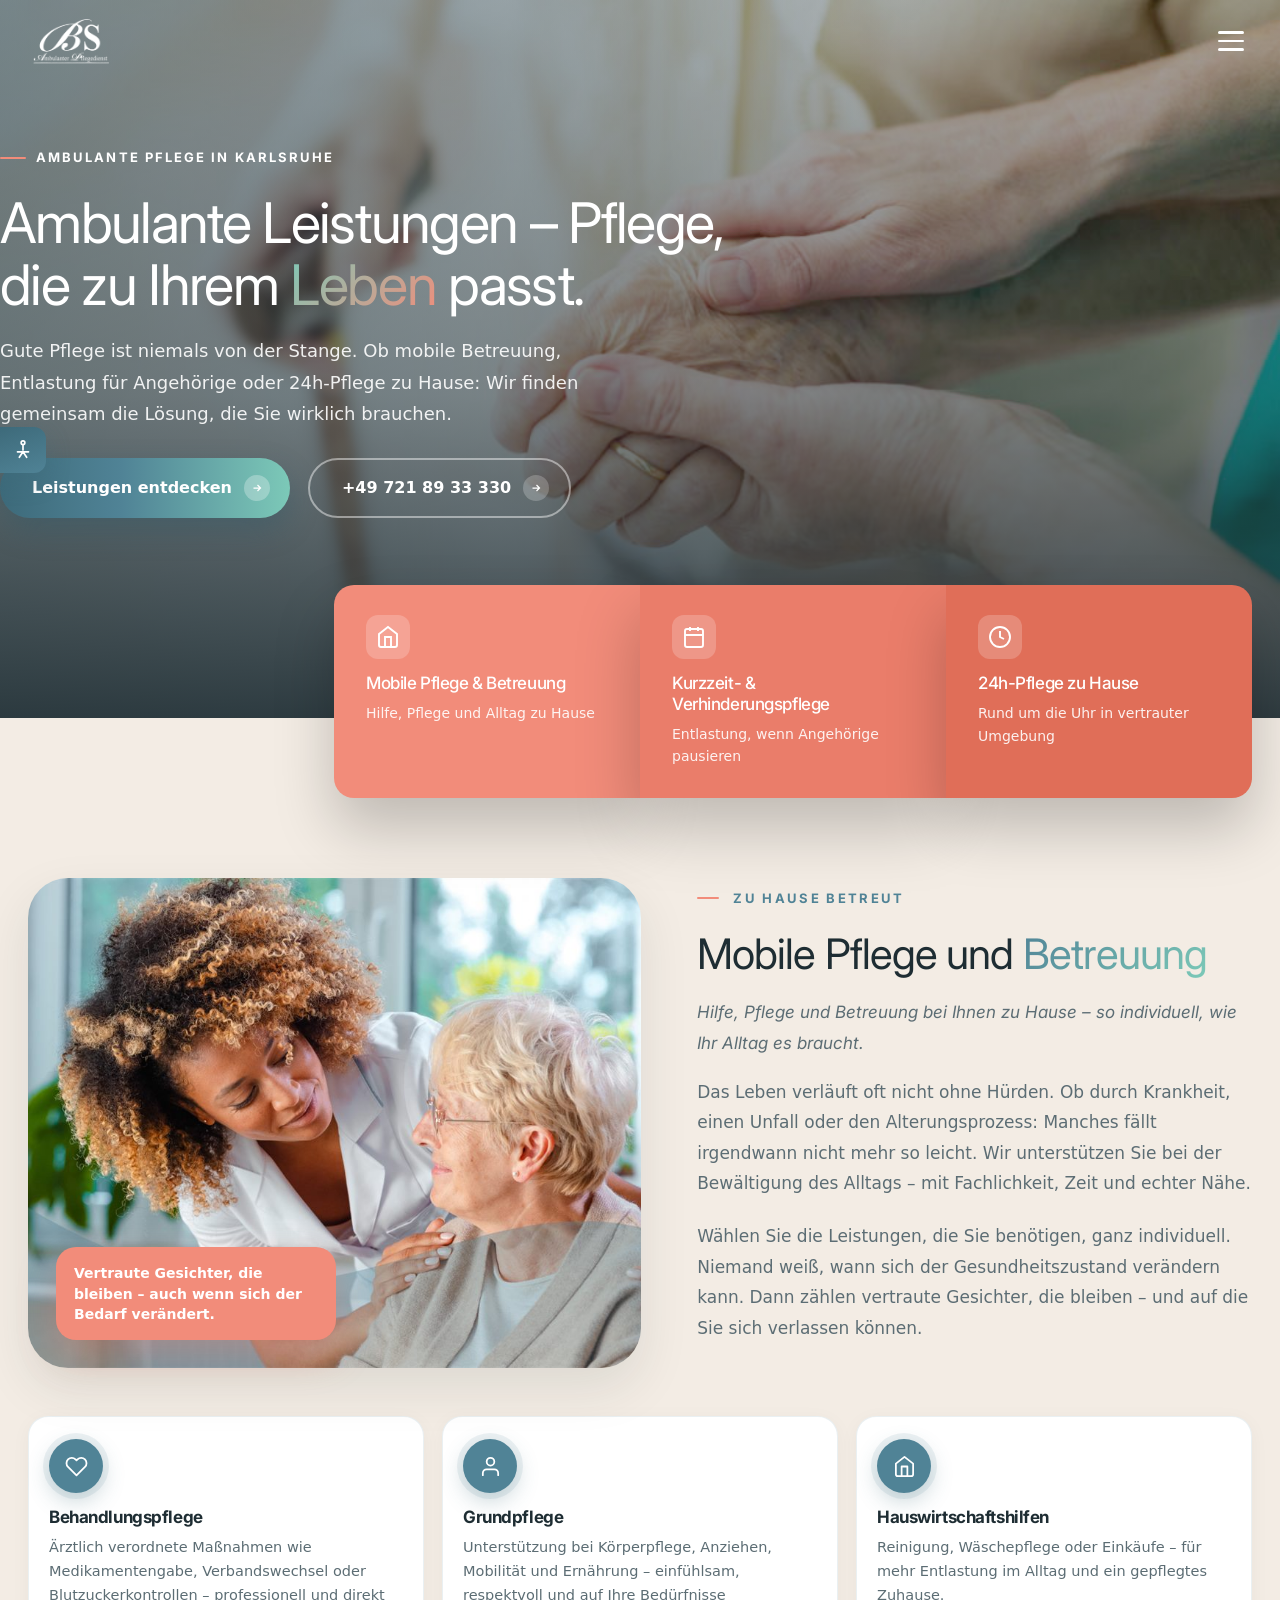
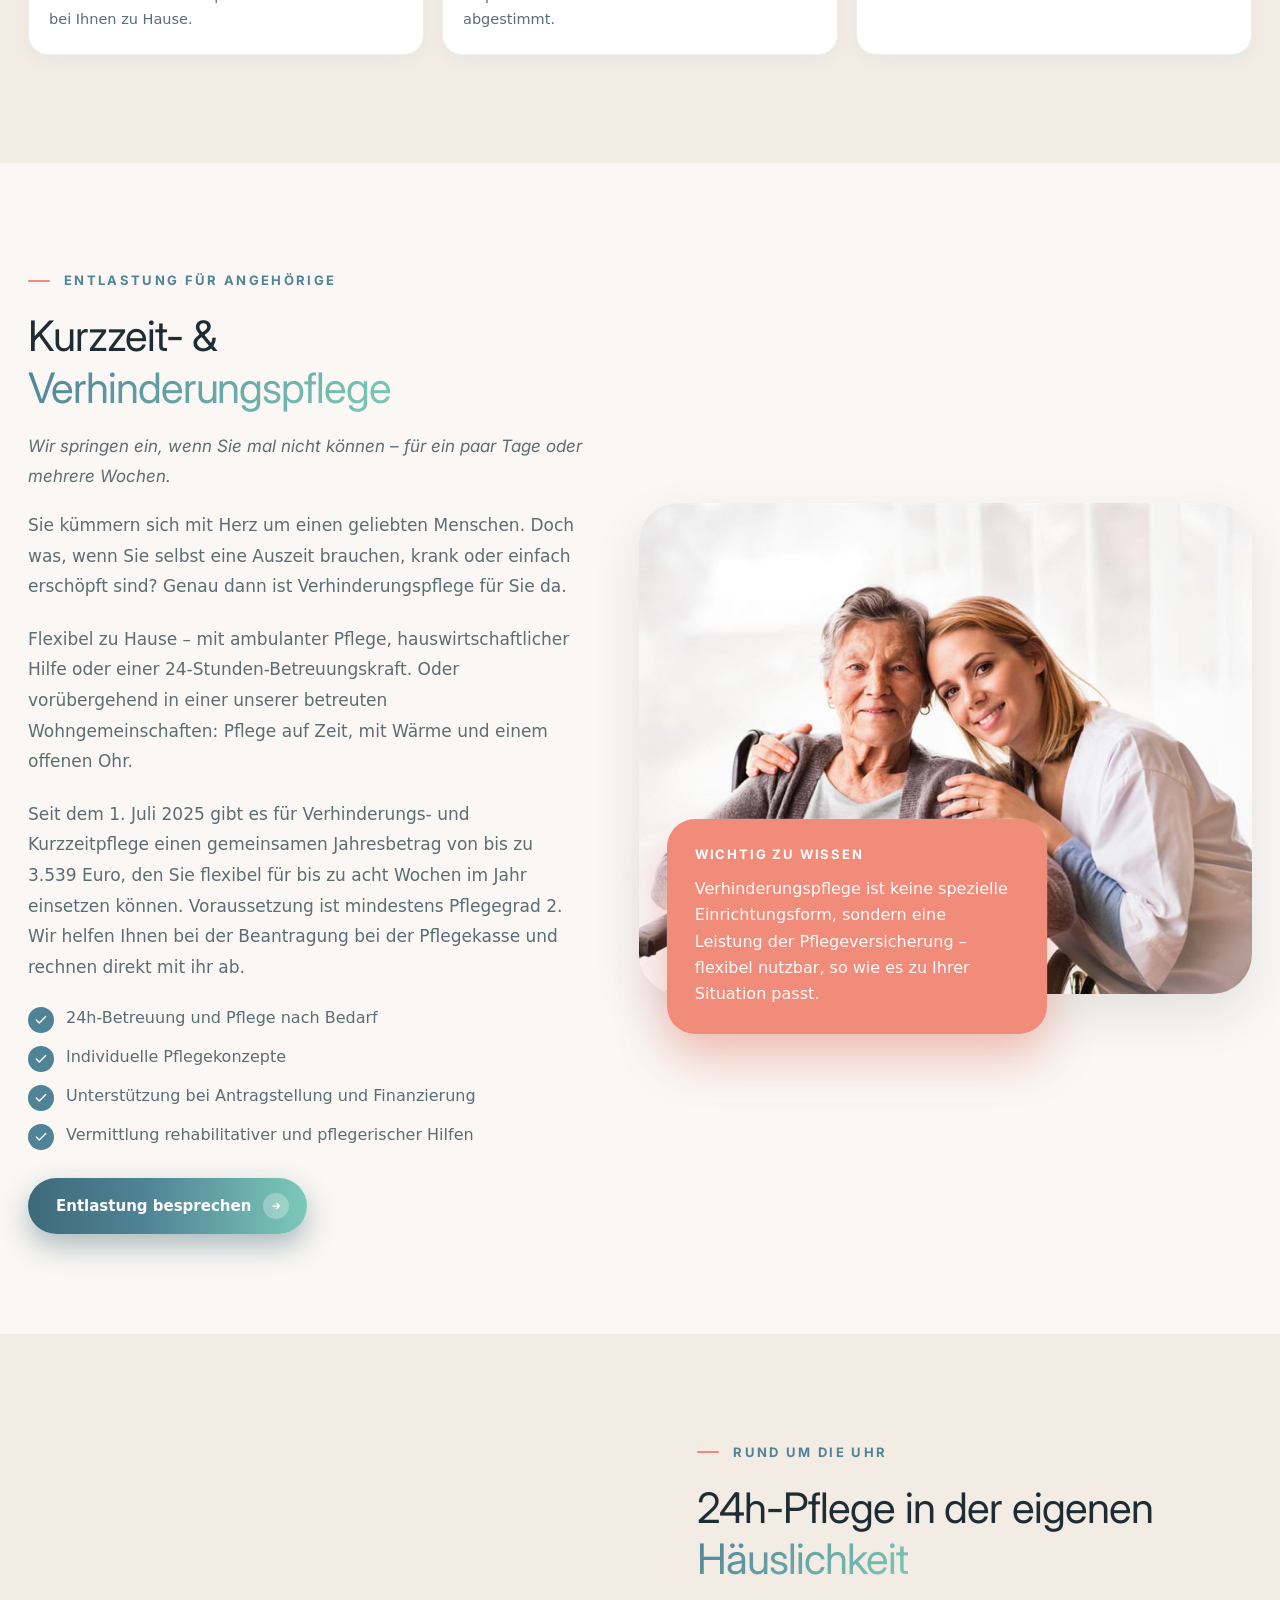
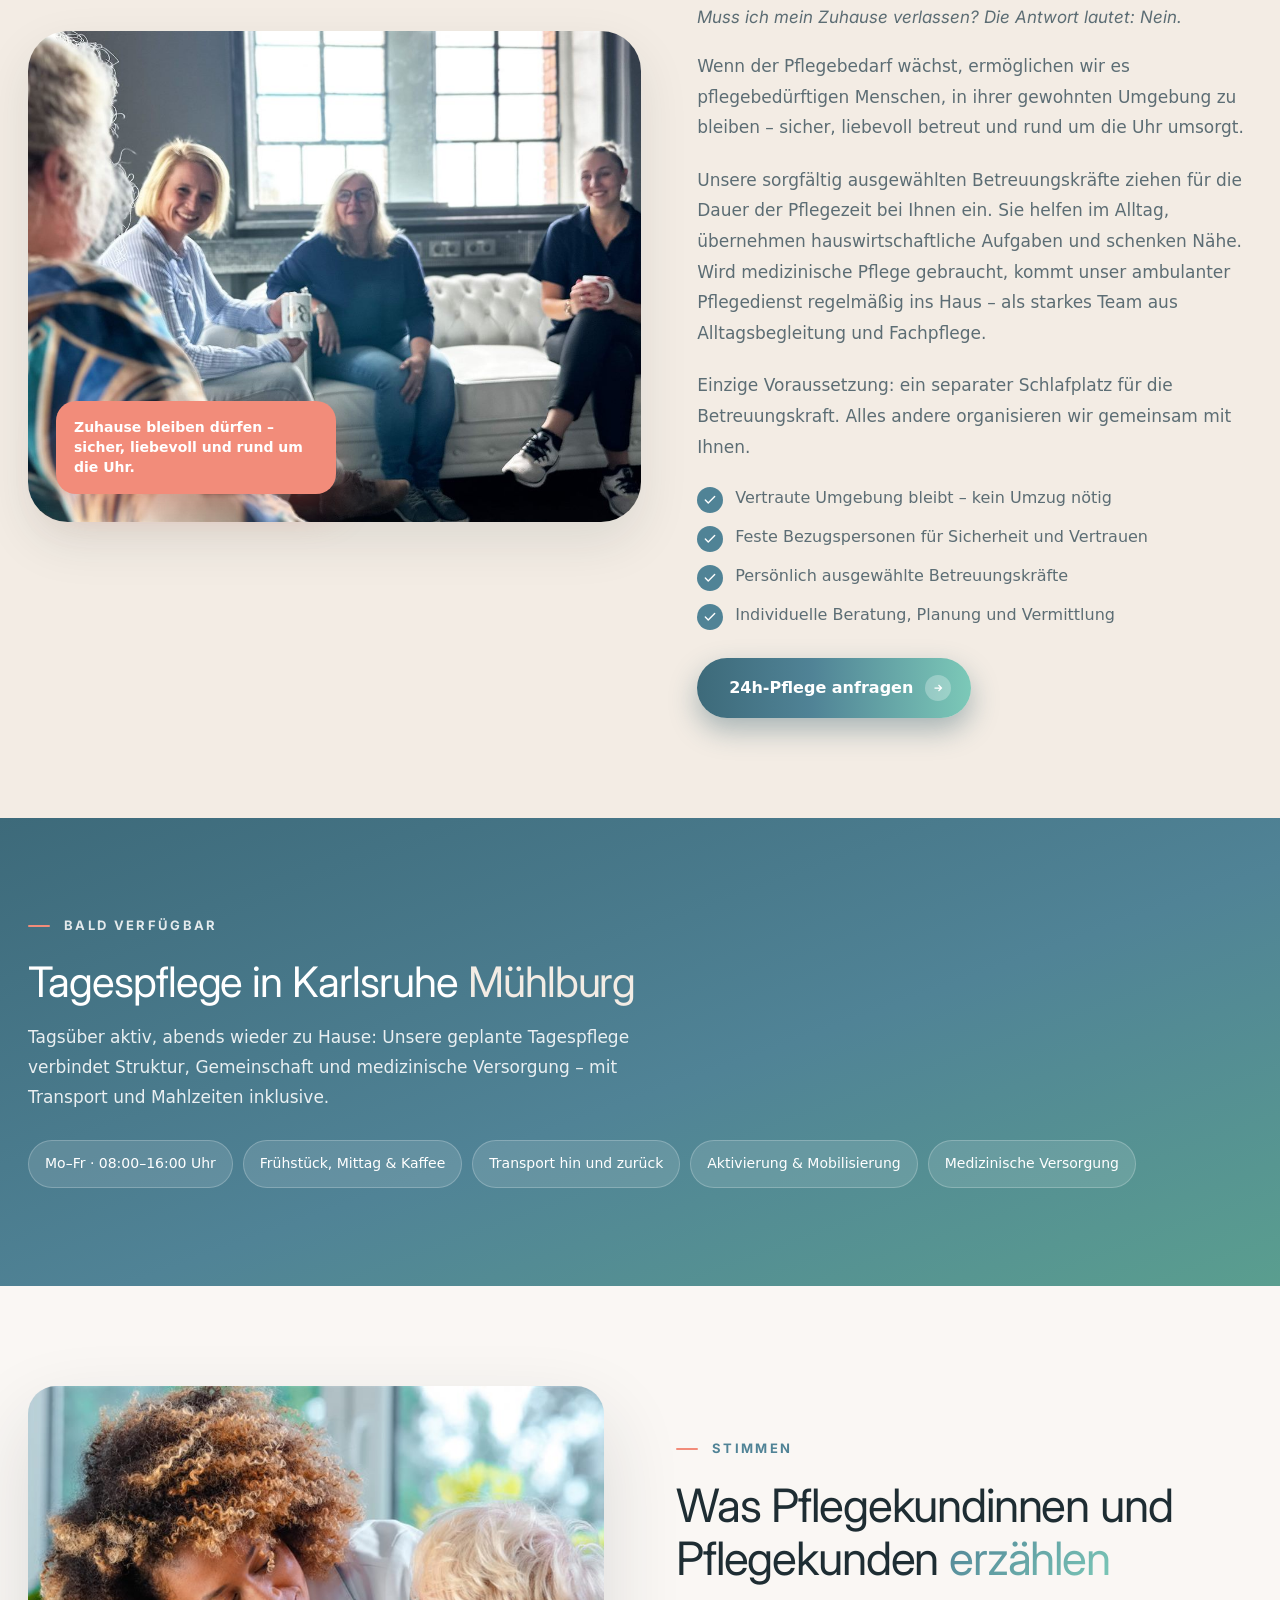
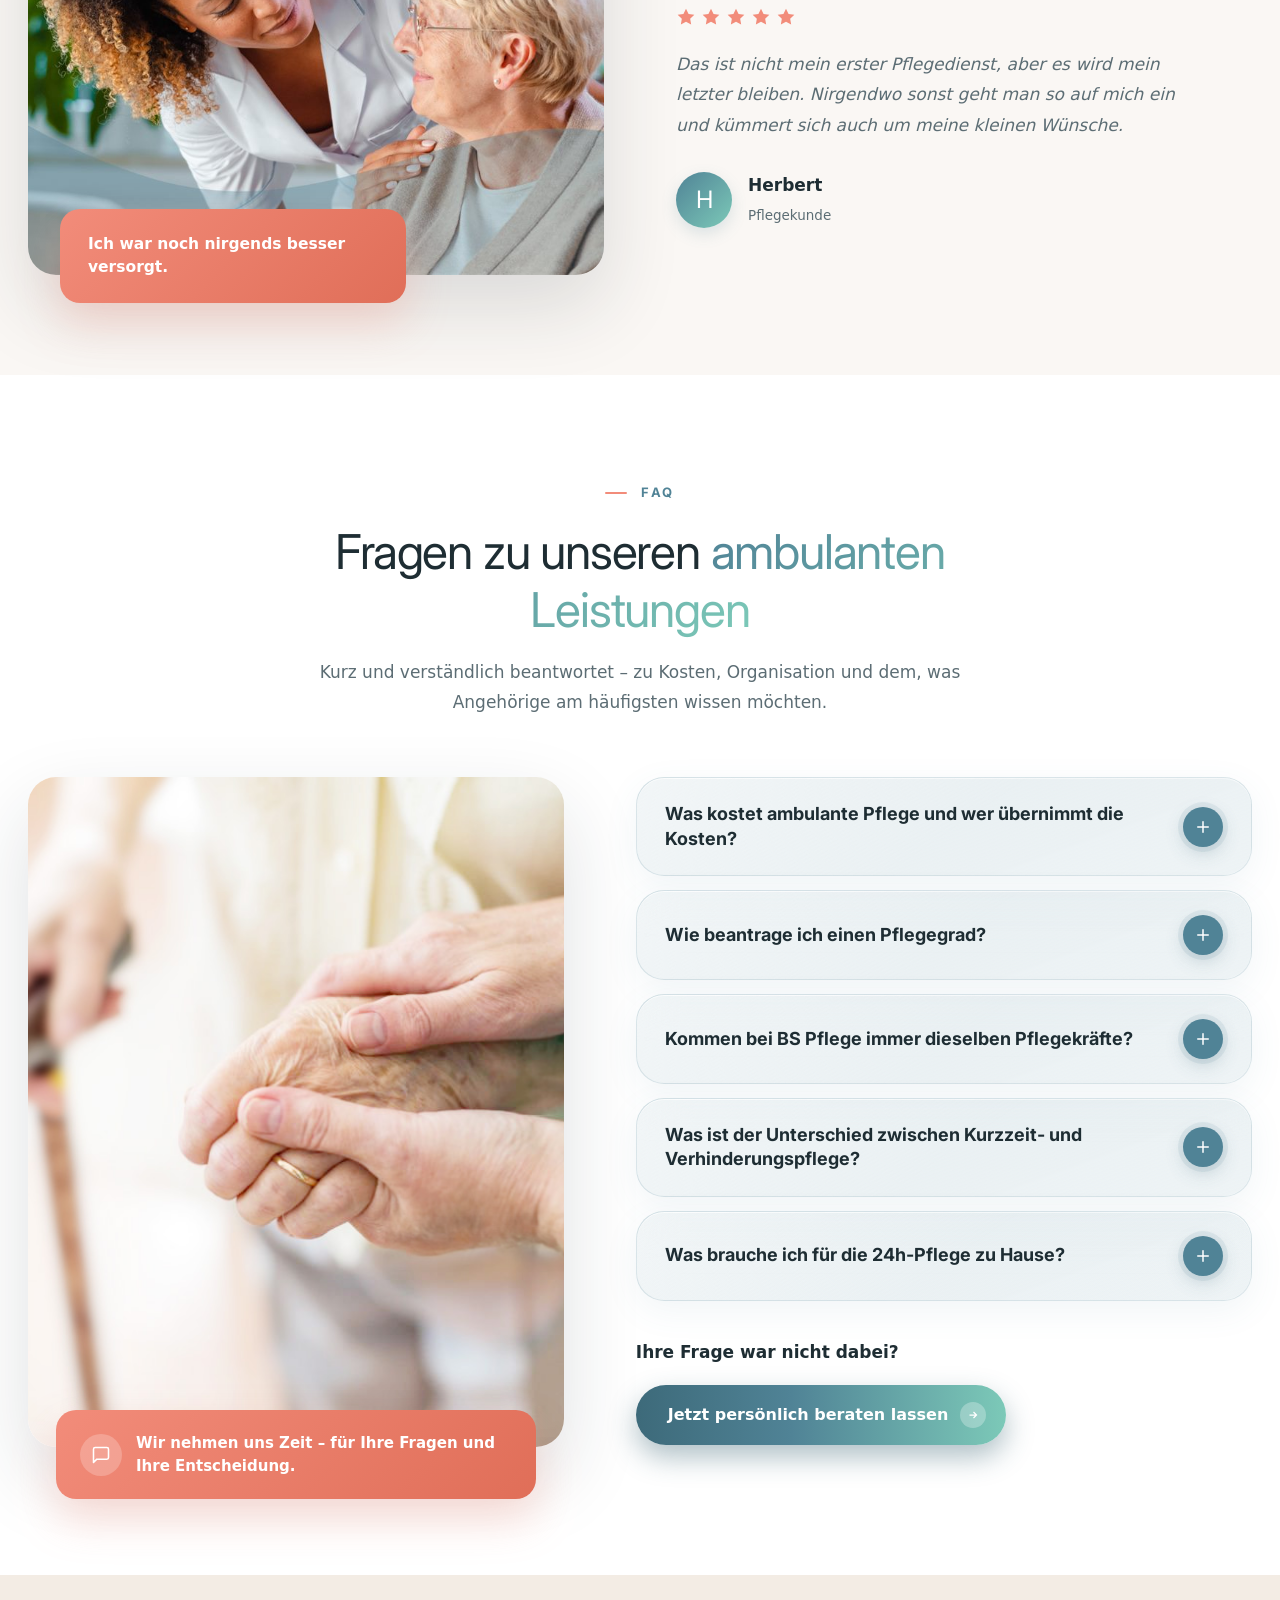
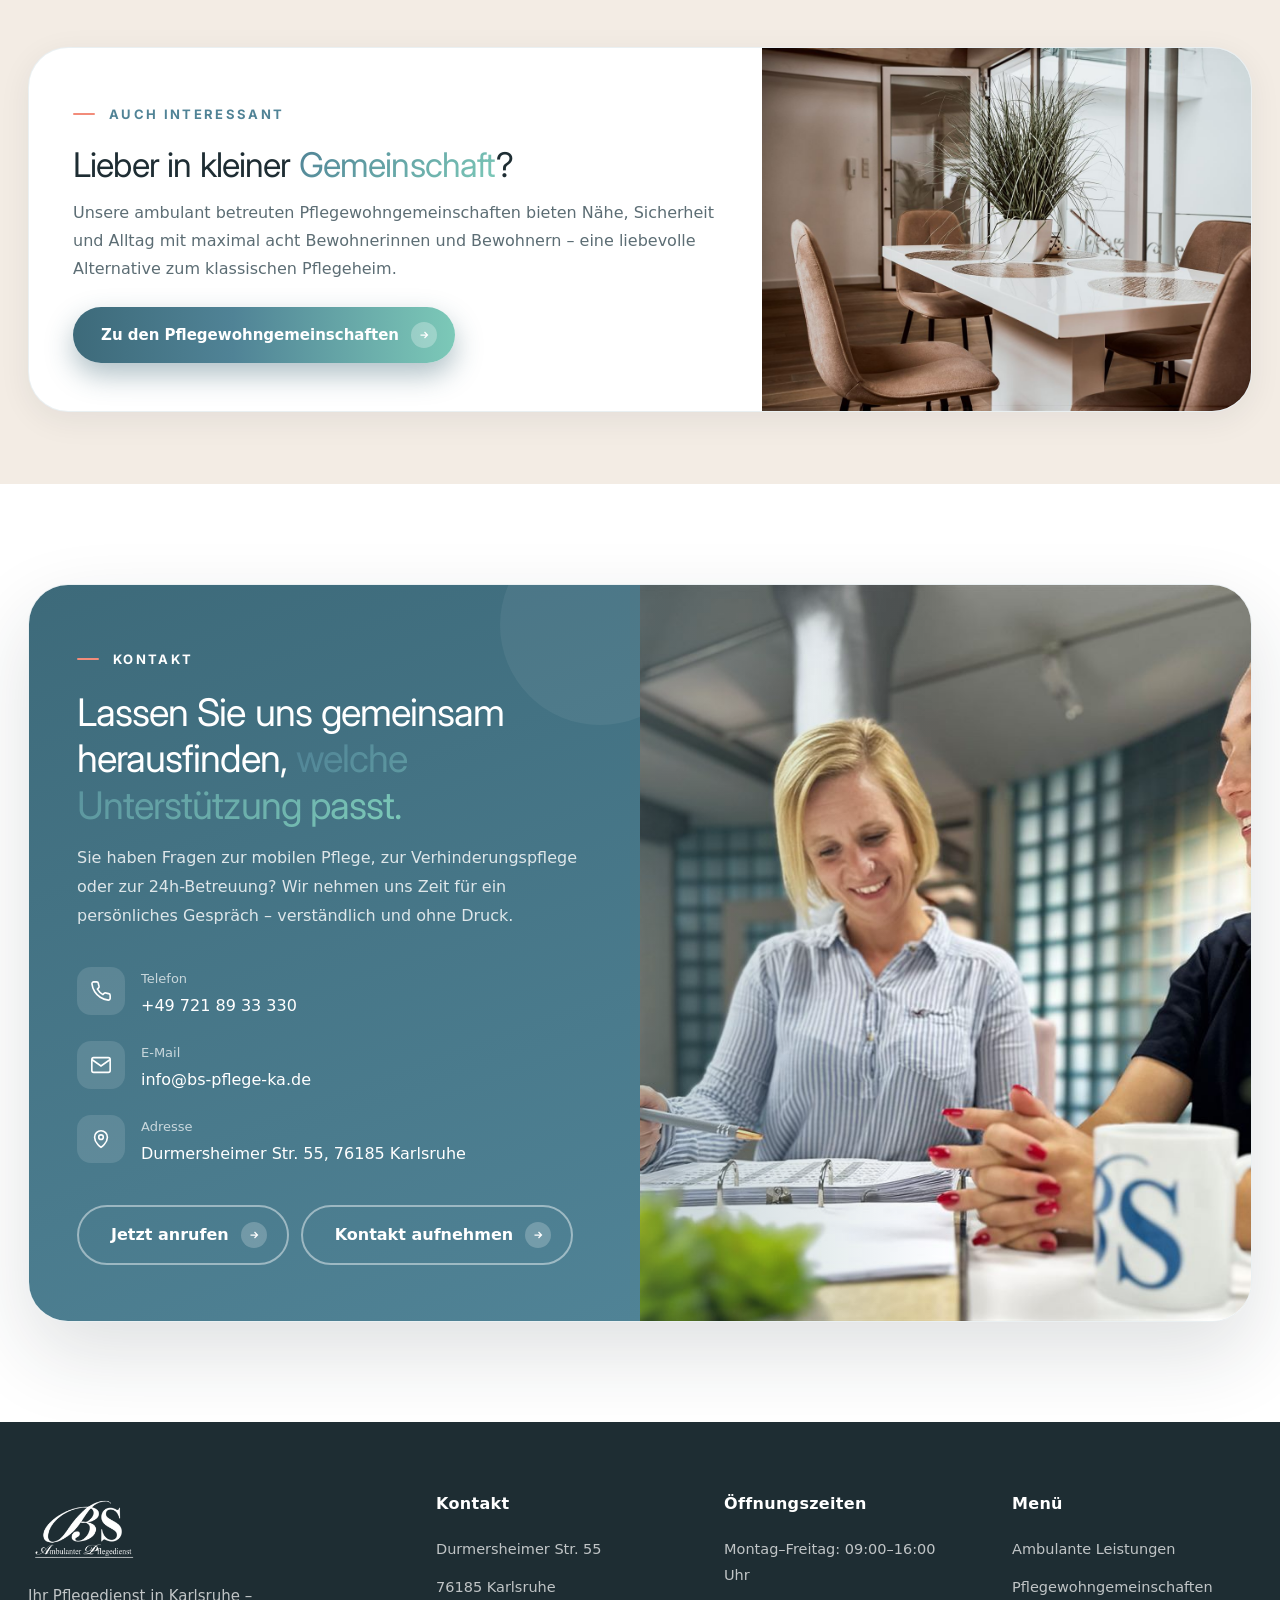
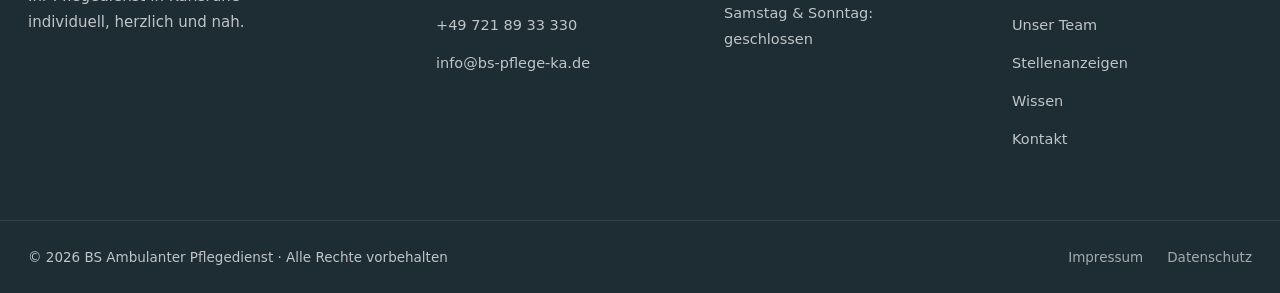
<file: ambulante-leistungen.html>
﻿<!DOCTYPE html>
<html lang="de">
<head>
  <meta charset="UTF-8" />
  <meta name="viewport" content="width=device-width, initial-scale=1.0" />

  <title>Ambulante Leistungen Karlsruhe | Mobile Pflege, 24h &amp; Verhinderungspflege | BS Pflege</title>
  <meta name="description" content="Ambulante Leistungen in Karlsruhe: Mobile Pflege &amp; Betreuung, Kurzzeit- und Verhinderungspflege sowie 24h-Pflege zu Hause – individuell, herzlich und nah bei BS Pflege." />
  <meta name="keywords" content="Ambulante Pflege Karlsruhe, Mobile Pflege Karlsruhe, häusliche Pflege, Behandlungspflege, Grundpflege, Verhinderungspflege Karlsruhe, Kurzzeitpflege, 24h Pflege zu Hause" />
  <meta name="author" content="BS Ambulanter Pflegedienst" />
  <meta name="robots" content="index, follow" />
  <link rel="canonical" href="https://www.bs-pflege-ka.de/ambulante-leistungen/" />

  <meta property="og:type" content="website" />
  <meta property="og:locale" content="de_DE" />
  <meta property="og:title" content="Ambulante Leistungen Karlsruhe | BS Pflege" />
  <meta property="og:description" content="Mobile Pflege, Verhinderungspflege und 24h-Betreuung zu Hause – so individuell wie Sie. BS Ambulanter Pflegedienst Karlsruhe." />
  <meta property="og:url" content="https://www.bs-pflege-ka.de/ambulante-leistungen/" />
  <meta property="og:image" content="assets/img/care-hands.jpg" />
  <meta property="og:site_name" content="BS Ambulanter Pflegedienst" />

  <link rel="icon" href="assets/img/favicon.jpeg" />
  <link rel="apple-touch-icon" href="assets/img/favicon.jpeg" />

  <link rel="preconnect" href="https://fonts.googleapis.com" />
  <link rel="preconnect" href="https://fonts.gstatic.com" crossorigin />
  <link href="https://fonts.googleapis.com/css2?family=Inter:wght@400;500;600;700;800&family=Google+Sans+Flex:wght@100..900&display=swap" rel="stylesheet" />

  <link rel="stylesheet" href="assets/css/style.css?v=20260929a" />
  <noscript><style>.reveal{opacity:1!important;transform:none!important;}</style></noscript>
  <script>
  (function () {
    try {
      var s = JSON.parse(localStorage.getItem("bs-a11y") || "{}");
      var root = document.documentElement;
      var scales = { sm: 0.875, lg: 1.125, xl: 1.25 };
      if (s.font && s.font !== "normal" && scales[s.font]) {
        root.setAttribute("data-a11y-font", s.font);
        root.style.zoom = scales[s.font];
      }
      if (s.contrast) root.classList.add("a11y-contrast");
      if (s.underline) root.classList.add("a11y-underline-links");
      if (s.motion) root.classList.add("a11y-reduced-motion");
      if (s.lineHeight) root.classList.add("a11y-line-height");
    } catch (e) {}
  })();
  </script>

  <script type="application/ld+json">
  {
    "@context": "https://schema.org",
    "@type": "MedicalBusiness",
    "name": "BS Ambulanter Pflegedienst",
    "url": "https://www.bs-pflege-ka.de/ambulante-leistungen/",
    "telephone": "+49 721 8933330",
    "email": "info@bs-pflege-ka.de",
    "description": "Ambulante Leistungen in Karlsruhe: Mobile Pflege und Betreuung, Kurzzeit- und Verhinderungspflege sowie 24h-Pflege in der eigenen Häuslichkeit.",
    "address": {
      "@type": "PostalAddress",
      "streetAddress": "Durmersheimer Str. 55",
      "addressLocality": "Karlsruhe",
      "postalCode": "76185",
      "addressCountry": "DE"
    },
    "areaServed": "Karlsruhe",
    "hasOfferCatalog": {
      "@type": "OfferCatalog",
      "name": "Ambulante Leistungen",
      "itemListElement": [
        { "@type": "Offer", "itemOffered": { "@type": "Service", "name": "Mobile Pflege und Betreuung" } },
        { "@type": "Offer", "itemOffered": { "@type": "Service", "name": "Kurzzeit- und Verhinderungspflege" } },
        { "@type": "Offer", "itemOffered": { "@type": "Service", "name": "24h-Pflege zu Hause" } }
      ]
    }
  }
  </script>
  <script type="application/ld+json">
  {
    "@context": "https://schema.org",
    "@type": "BreadcrumbList",
    "itemListElement": [
      { "@type": "ListItem", "position": 1, "name": "Startseite", "item": "https://www.bs-pflege-ka.de/" },
      { "@type": "ListItem", "position": 2, "name": "Ambulante Leistungen", "item": "https://www.bs-pflege-ka.de/ambulante-leistungen/" }
    ]
  }
  </script>
  <script type="application/ld+json">
  {
    "@context": "https://schema.org",
    "@type": "FAQPage",
    "mainEntity": [
      {
        "@type": "Question",
        "name": "Was kostet ambulante Pflege und wer übernimmt die Kosten?",
        "acceptedAnswer": {
          "@type": "Answer",
          "text": "Die Kosten hängen vom Pflegegrad und den benötigten Leistungen ab. Die Pflegekasse übernimmt einen Teil der Pflegesachleistungen und des Pflegegeldes. Wir beraten Sie transparent zu Leistungen und möglichen Kosten."
        }
      },
      {
        "@type": "Question",
        "name": "Wie beantrage ich einen Pflegegrad?",
        "acceptedAnswer": {
          "@type": "Answer",
          "text": "Sie stellen einen Antrag bei Ihrer Pflegekasse. Ein MDK-Gutachter bewertet den Pflegebedarf. Wir unterstützen Sie bei der Vorbereitung."
        }
      },
      {
        "@type": "Question",
        "name": "Kommen bei BS Pflege immer dieselben Pflegekräfte?",
        "acceptedAnswer": {
          "@type": "Answer",
          "text": "Ja. Wir setzen auf feste Bezugspersonen, die Sie und Ihren Alltag kennenlernen."
        }
      },
      {
        "@type": "Question",
        "name": "Was ist der Unterschied zwischen Kurzzeit- und Verhinderungspflege?",
        "acceptedAnswer": {
          "@type": "Answer",
          "text": "Kurzzeitpflege entlastet in Übergangssituationen. Verhinderungspflege springt ein, wenn Angehörige vorübergehend nicht pflegen können."
        }
      },
      {
        "@type": "Question",
        "name": "Was brauche ich für die 24h-Pflege zu Hause?",
        "acceptedAnswer": {
          "@type": "Answer",
          "text": "Wichtig ist ein separater Schlafplatz für die Betreuungskraft. Planung und Vermittlung organisieren wir gemeinsam mit Ihnen."
        }
      }
    ]
  }
  </script>
</head>
<body class="page-sub">
  <a class="skip-link" href="#main">Zum Inhalt springen</a>

  <div class="page-hero-shell">
  <section class="page-hero" aria-label="Ambulante Leistungen">
    <div class="page-hero__media" aria-hidden="true">
      <img src="assets/img/care-hands.jpg" alt="" width="1024" height="683" fetchpriority="high" />
    </div>
    <div class="page-hero__overlay" aria-hidden="true"></div>

    <header class="header header--overlay" id="header">
      <div class="container header__inner">
        <a class="header__logo" href="index.html" aria-label="BS Ambulanter Pflegedienst – Startseite">
          <img class="header__logo-light" src="assets/img/logo-white.png" alt="BS Ambulanter Pflegedienst Karlsruhe" width="180" height="112" />
          <img class="header__logo-dark" src="assets/img/logo-dark.png" alt="" width="180" height="112" aria-hidden="true" />
        </a>
        <nav class="nav" id="nav" aria-label="Hauptnavigation">
          <button class="nav__close" id="navClose" aria-label="Menü schließen">&times;</button>
          <ul class="nav__list">
            <li><a href="index.html" class="nav__link">Startseite</a></li>
            <li><a href="ambulante-leistungen.html" class="nav__link active" aria-current="page">Ambulante Leistungen</a></li>
            <li><a href="pflegewohngemeinschaften.html" class="nav__link">Pflegewohngemeinschaften</a></li>
            <li><a href="unser-team.html" class="nav__link">Unser Team</a></li>
            <li><a href="stellenanzeigen.html" class="nav__link">Stellenanzeigen</a></li>
            <li><a href="faq.html" class="nav__link">Wissen</a></li>
            <li><a href="kontakt.html" class="nav__link">Kontakt</a></li>
          </ul>
          <a href="kontakt.html" class="btn btn--primary nav__cta">
            Beratung anfragen
            <span class="btn__arrow"><svg viewBox="0 0 24 24"><path d="M5 12h14M13 6l6 6-6 6"/></svg></span>
          </a>
        </nav>
        <button class="nav__toggle" id="navToggle" aria-label="Menü öffnen" aria-expanded="false">
          <span></span><span></span><span></span>
        </button>
      </div>
    </header>

    <div class="container page-hero__body">
      <span class="hero__eyebrow">Ambulante Pflege in Karlsruhe</span>
      <h1 class="page-hero__title">Ambulante Leistungen – Pflege, die zu Ihrem <span class="headline-serif headline-serif--hero">Leben</span> passt.</h1>
      <p class="page-hero__lead">
        Gute Pflege ist niemals von der Stange. Ob mobile Betreuung, Entlastung für Angehörige
        oder 24h-Pflege zu Hause: Wir finden gemeinsam die Lösung, die Sie wirklich brauchen.
      </p>
      <div class="page-hero__actions">
        <a href="#mobile-pflege" class="btn btn--primary btn--lg">
          Leistungen entdecken
          <span class="btn__arrow"><svg viewBox="0 0 24 24"><path d="M5 12h14M13 6l6 6-6 6"/></svg></span>
        </a>
        <a href="tel:+497218933330" class="btn btn--outline-light btn--lg">
          +49 721 89 33 330
          <span class="btn__arrow"><svg viewBox="0 0 24 24"><path d="M5 12h14M13 6l6 6-6 6"/></svg></span>
        </a>
      </div>
    </div>
  </section>

  <div class="hero__cards hero__cards--services">
    <div class="container">
      <div class="hero__cards-inner reveal" role="navigation" aria-label="Leistungsübersicht">
        <a class="hero__card" href="#mobile-pflege">
          <span class="hero__card-icon" aria-hidden="true">
            <svg viewBox="0 0 24 24"><path d="M3 9l9-7 9 7v11a2 2 0 0 1-2 2H5a2 2 0 0 1-2-2z"/><path d="M9 22V12h6v10"/></svg>
          </span>
          <h3>Mobile Pflege &amp; Betreuung</h3>
          <p>Hilfe, Pflege und Alltag zu Hause</p>
        </a>
        <a class="hero__card hero__card--mid" href="#kurzzeitpflege">
          <span class="hero__card-icon" aria-hidden="true">
            <svg viewBox="0 0 24 24"><rect x="3" y="4" width="18" height="18" rx="2"/><path d="M16 2v4M8 2v4M3 10h18"/></svg>
          </span>
          <h3>Kurzzeit- &amp; Verhinderungspflege</h3>
          <p>Entlastung, wenn Angehörige pausieren</p>
        </a>
        <a class="hero__card hero__card--alt" href="#24h-pflege">
          <span class="hero__card-icon" aria-hidden="true">
            <svg viewBox="0 0 24 24"><circle cx="12" cy="12" r="10"/><path d="M12 6v6l4 2"/></svg>
          </span>
          <h3>24h-Pflege zu Hause</h3>
          <p>Rund um die Uhr in vertrauter Umgebung</p>
        </a>
      </div>
    </div>
  </div>
  </div>

  <main id="main">

    <!-- MOBILE PFLEGE -->
    <section class="service-block" id="mobile-pflege">
      <div class="container">
        <div class="service-block__grid">
          <div class="service-block__media reveal">
            <img src="assets/img/pflege-1.jpg" alt="Mobile Pflege und Betreuung zu Hause durch das Team von BS Pflege Karlsruhe" width="1280" height="667" loading="lazy" />
            <div class="service-block__badge">Vertraute Gesichter, die bleiben – auch wenn sich der Bedarf verändert.</div>
          </div>
          <div class="service-block__text reveal">
            <span class="section-label">Zu Hause betreut</span>
            <h2>Mobile Pflege und <span class="headline-serif">Betreuung</span></h2>
            <p class="intro__lead">Hilfe, Pflege und Betreuung bei Ihnen zu Hause – so individuell, wie Ihr Alltag es braucht.</p>
            <p>
              Das Leben verläuft oft nicht ohne Hürden. Ob durch Krankheit, einen Unfall oder den
              Alterungsprozess: Manches fällt irgendwann nicht mehr so leicht. Wir unterstützen Sie
              bei der Bewältigung des Alltags – mit Fachlichkeit, Zeit und echter Nähe.
            </p>
            <p>
              Wählen Sie die Leistungen, die Sie benötigen, ganz individuell. Niemand weiß, wann
              sich der Gesundheitszustand verändern kann. Dann zählen vertraute Gesichter, die
              bleiben – und auf die Sie sich verlassen können.
            </p>
          </div>
        </div>

        <div class="pillar-grid reveal" style="margin-top:48px;">
          <article class="pillar-card">
            <span class="card-icon" aria-hidden="true"><svg viewBox="0 0 24 24"><path d="M20.84 4.61a5.5 5.5 0 0 0-7.78 0L12 5.67l-1.06-1.06a5.5 5.5 0 0 0-7.78 7.78l1.06 1.06L12 21.23l7.78-7.78 1.06-1.06a5.5 5.5 0 0 0 0-7.78z"/></svg></span>
            <h3>Behandlungspflege</h3>
            <p>Ärztlich verordnete Maßnahmen wie Medikamentengabe, Verbandswechsel oder Blutzuckerkontrollen – professionell und direkt bei Ihnen zu Hause.</p>
          </article>
          <article class="pillar-card">
            <span class="card-icon" aria-hidden="true"><svg viewBox="0 0 24 24"><path d="M20 21v-2a4 4 0 0 0-4-4H8a4 4 0 0 0-4 4v2"/><circle cx="12" cy="7" r="4"/></svg></span>
            <h3>Grundpflege</h3>
            <p>Unterstützung bei Körperpflege, Anziehen, Mobilität und Ernährung – einfühlsam, respektvoll und auf Ihre Bedürfnisse abgestimmt.</p>
          </article>
          <article class="pillar-card">
            <span class="card-icon" aria-hidden="true"><svg viewBox="0 0 24 24"><path d="M3 9l9-7 9 7v11a2 2 0 0 1-2 2H5a2 2 0 0 1-2-2z"/><path d="M9 22V12h6v10"/></svg></span>
            <h3>Hauswirtschaftshilfen</h3>
            <p>Reinigung, Wäschepflege oder Einkäufe – für mehr Entlastung im Alltag und ein gepflegtes Zuhause.</p>
          </article>
        </div>
      </div>
    </section>

    <!-- KURZZEIT / VERHINDERUNG -->
    <section class="service-block service-block--alt" id="kurzzeitpflege">
      <div class="container">
        <div class="service-block__grid service-block__grid--flip">
          <div class="service-block__media reveal">
            <img src="assets/img/care-2.jpg" alt="Kurzzeitpflege und Verhinderungspflege zur Entlastung von Angehörigen" width="1024" height="683" loading="lazy" />
            <div class="service-block__badge service-block__badge--note">
              <strong>Wichtig zu wissen</strong>
              <p>Verhinderungspflege ist keine spezielle Einrichtungsform, sondern eine Leistung der Pflegeversicherung – flexibel nutzbar, so wie es zu Ihrer Situation passt.</p>
            </div>
          </div>
          <div class="service-block__text reveal">
            <span class="section-label">Entlastung für Angehörige</span>
            <h2>Kurzzeit- &amp; <span class="headline-serif">Verhinderungspflege</span></h2>
            <p class="intro__lead">Wir springen ein, wenn Sie mal nicht können – für ein paar Tage oder mehrere Wochen.</p>

            <p>
              Sie kümmern sich mit Herz um einen geliebten Menschen. Doch was, wenn Sie selbst eine
              Auszeit brauchen, krank oder einfach erschöpft sind? Genau dann ist Verhinderungspflege
              für Sie da.
            </p>
            <p>
              Flexibel zu Hause – mit ambulanter Pflege, hauswirtschaftlicher Hilfe oder einer
              24-Stunden-Betreuungskraft. Oder vorübergehend in einer unserer betreuten
              Wohngemeinschaften: Pflege auf Zeit, mit Wärme und einem offenen Ohr.
            </p>
            <p>
              Seit dem 1. Juli 2025 gibt es für Verhinderungs- und Kurzzeitpflege einen gemeinsamen
              Jahresbetrag von bis zu 3.539 Euro, den Sie flexibel für bis zu acht Wochen im Jahr einsetzen
              können. Voraussetzung ist mindestens Pflegegrad 2. Wir helfen Ihnen bei der Beantragung bei
              der Pflegekasse und rechnen direkt mit ihr ab.
            </p>

            <ul class="check-list">
              <li>
                <span class="check-list__icon" aria-hidden="true"><svg viewBox="0 0 24 24"><path d="M20 6L9 17l-5-5"/></svg></span>
                24h-Betreuung und Pflege nach Bedarf
              </li>
              <li>
                <span class="check-list__icon" aria-hidden="true"><svg viewBox="0 0 24 24"><path d="M20 6L9 17l-5-5"/></svg></span>
                Individuelle Pflegekonzepte
              </li>
              <li>
                <span class="check-list__icon" aria-hidden="true"><svg viewBox="0 0 24 24"><path d="M20 6L9 17l-5-5"/></svg></span>
                Unterstützung bei Antragstellung und Finanzierung
              </li>
              <li>
                <span class="check-list__icon" aria-hidden="true"><svg viewBox="0 0 24 24"><path d="M20 6L9 17l-5-5"/></svg></span>
                Vermittlung rehabilitativer und pflegerischer Hilfen
              </li>
            </ul>

            <a href="kontakt.html" class="btn btn--primary">
              Entlastung besprechen
              <span class="btn__arrow"><svg viewBox="0 0 24 24"><path d="M5 12h14M13 6l6 6-6 6"/></svg></span>
            </a>
          </div>
        </div>
      </div>
    </section>

    <!-- 24H PFLEGE -->
    <section class="service-block" id="24h-pflege">
      <div class="container">
        <div class="service-block__grid">
          <div class="service-block__media reveal">
            <img src="assets/img/beratung.jpg" alt="24h-Pflege in der eigenen Häuslichkeit – Betreuung zu Hause in Karlsruhe" width="1024" height="683" loading="lazy" />
            <div class="service-block__badge">Zuhause bleiben dürfen – sicher, liebevoll und rund um die Uhr.</div>
          </div>
          <div class="service-block__text reveal">
            <span class="section-label">Rund um die Uhr</span>
            <h2>24h-Pflege in der eigenen <span class="headline-serif">Häuslichkeit</span></h2>
            <p class="intro__lead">Muss ich mein Zuhause verlassen? Die Antwort lautet: Nein.</p>
            <p>
              Wenn der Pflegebedarf wächst, ermöglichen wir es pflegebedürftigen Menschen, in ihrer
              gewohnten Umgebung zu bleiben – sicher, liebevoll betreut und rund um die Uhr umsorgt.
            </p>
            <p>
              Unsere sorgfältig ausgewählten Betreuungskräfte ziehen für die Dauer der Pflegezeit
              bei Ihnen ein. Sie helfen im Alltag, übernehmen hauswirtschaftliche Aufgaben und
              schenken Nähe. Wird medizinische Pflege gebraucht, kommt unser ambulanter Pflegedienst
              regelmäßig ins Haus – als starkes Team aus Alltagsbegleitung und Fachpflege.
            </p>
            <p>
              Einzige Voraussetzung: ein separater Schlafplatz für die Betreuungskraft.
              Alles andere organisieren wir gemeinsam mit Ihnen.
            </p>

            <ul class="check-list">
              <li>
                <span class="check-list__icon" aria-hidden="true"><svg viewBox="0 0 24 24"><path d="M20 6L9 17l-5-5"/></svg></span>
                Vertraute Umgebung bleibt – kein Umzug nötig
              </li>
              <li>
                <span class="check-list__icon" aria-hidden="true"><svg viewBox="0 0 24 24"><path d="M20 6L9 17l-5-5"/></svg></span>
                Feste Bezugspersonen für Sicherheit und Vertrauen
              </li>
              <li>
                <span class="check-list__icon" aria-hidden="true"><svg viewBox="0 0 24 24"><path d="M20 6L9 17l-5-5"/></svg></span>
                Persönlich ausgewählte Betreuungskräfte
              </li>
              <li>
                <span class="check-list__icon" aria-hidden="true"><svg viewBox="0 0 24 24"><path d="M20 6L9 17l-5-5"/></svg></span>
                Individuelle Beratung, Planung und Vermittlung
              </li>
            </ul>

            <a href="kontakt.html" class="btn btn--primary btn--lg">
              24h-Pflege anfragen
              <span class="btn__arrow"><svg viewBox="0 0 24 24"><path d="M5 12h14M13 6l6 6-6 6"/></svg></span>
            </a>
          </div>
        </div>
      </div>
    </section>

    <!-- TAGESPFLEGE PHASE 2 -->
    <section class="phase-teaser" id="tagespflege" aria-labelledby="tagespflege-title">
      <div class="container reveal">
        <span class="section-label">Bald verfügbar</span>
        <h2 id="tagespflege-title">Tagespflege in Karlsruhe <span class="headline-serif headline-serif--light">Mühlburg</span></h2>
        <p>
          Tagsüber aktiv, abends wieder zu Hause: Unsere geplante Tagespflege verbindet Struktur,
          Gemeinschaft und medizinische Versorgung – mit Transport und Mahlzeiten inklusive.
        </p>
        <div class="phase-teaser__tags" aria-label="Geplante Leistungen">
          <span>Mo–Fr · 08:00–16:00 Uhr</span>
          <span>Frühstück, Mittag &amp; Kaffee</span>
          <span>Transport hin und zurück</span>
          <span>Aktivierung &amp; Mobilisierung</span>
          <span>Medizinische Versorgung</span>
        </div>
      </div>
    </section>

    <!-- STIMMEN -->
    <section class="testimonials" id="stimmen" aria-labelledby="al-stimmen-title">
      <div class="container testimonials__wrap">
        <div class="testimonials__media reveal">
          <div class="testimonials__img">
            <img src="assets/img/pflege-1.jpg" alt="Zufriedene Pflegekundinnen und Angehörige bei BS Pflege Karlsruhe" width="1024" height="683" loading="lazy" />
          </div>
          <div class="testimonials__badge">
            Ich war noch nirgends besser versorgt.
          </div>
        </div>

        <div class="testimonials__panel reveal">
          <span class="section-label">Stimmen</span>
          <h2 id="al-stimmen-title">Was Pflegekundinnen und Pflegekunden <span class="headline-serif">erzählen</span></h2>

          <div class="testi-slider" id="testiSlider">
            <div class="testi-slide is-active">
              <div class="testi-slide__stars" aria-label="5 von 5 Sternen">
                <svg viewBox="0 0 24 24"><polygon points="12 2 15.09 8.26 22 9.27 17 14.14 18.18 21.02 12 17.77 5.82 21.02 7 14.14 2 9.27 8.91 8.26 12 2"/></svg>
                <svg viewBox="0 0 24 24"><polygon points="12 2 15.09 8.26 22 9.27 17 14.14 18.18 21.02 12 17.77 5.82 21.02 7 14.14 2 9.27 8.91 8.26 12 2"/></svg>
                <svg viewBox="0 0 24 24"><polygon points="12 2 15.09 8.26 22 9.27 17 14.14 18.18 21.02 12 17.77 5.82 21.02 7 14.14 2 9.27 8.91 8.26 12 2"/></svg>
                <svg viewBox="0 0 24 24"><polygon points="12 2 15.09 8.26 22 9.27 17 14.14 18.18 21.02 12 17.77 5.82 21.02 7 14.14 2 9.27 8.91 8.26 12 2"/></svg>
                <svg viewBox="0 0 24 24"><polygon points="12 2 15.09 8.26 22 9.27 17 14.14 18.18 21.02 12 17.77 5.82 21.02 7 14.14 2 9.27 8.91 8.26 12 2"/></svg>
              </div>
              <blockquote class="testi-slide__quote">Das ist nicht mein erster Pflegedienst, aber es wird mein letzter bleiben. Nirgendwo sonst geht man so auf mich ein und kümmert sich auch um meine kleinen Wünsche.</blockquote>
              <div class="testi-slide__author">
                <span class="testi-slide__avatar">H</span>
                <span class="testi-slide__meta"><strong>Herbert</strong><small>Pflegekunde</small></span>
              </div>
            </div>
          </div>
        </div>
      </div>
    </section>

    <!-- FAQ -->
    <section class="faq" id="faq">
      <div class="container">
        <header class="section-head reveal">
          <span class="section-label">FAQ</span>
          <h2>Fragen zu unseren <span class="headline-serif">ambulanten Leistungen</span></h2>
          <p class="section-head__sub">
            Kurz und verständlich beantwortet – zu Kosten, Organisation und dem, was Angehörige
            am häufigsten wissen möchten.
          </p>
        </header>

        <div class="faq__wrap">
          <div class="faq__media reveal">
            <div class="faq__img">
              <img src="assets/img/care-hands.jpg" alt="Beratung zu ambulanten Pflegeleistungen bei BS Pflege Karlsruhe" width="1024" height="683" loading="lazy" />
            </div>
            <div class="faq__badge">
              <span class="faq__badge-icon" aria-hidden="true">
                <svg viewBox="0 0 24 24"><path d="M21 15a2 2 0 0 1-2 2H7l-4 4V5a2 2 0 0 1 2-2h14a2 2 0 0 1 2 2z"/></svg>
              </span>
              <span>Wir nehmen uns Zeit – für Ihre Fragen und Ihre Entscheidung.</span>
            </div>
          </div>

          <div class="faq__content">
            <div class="faq__list reveal">
              <article class="faq__item">
                <h3 class="faq__question">
                  <button class="faq__trigger" type="button" aria-expanded="false" aria-controls="al-faq-1" id="al-faq-trigger-1">
                    <span>Was kostet ambulante Pflege und wer übernimmt die Kosten?</span>
                    <span class="faq__toggle" aria-hidden="true"><svg viewBox="0 0 24 24"><path d="M12 5v14M5 12h14"/></svg></span>
                  </button>
                </h3>
                <div class="faq__panel" id="al-faq-1" role="region" aria-labelledby="al-faq-trigger-1" hidden>
                  <p>
                    Die Kosten hängen vom Pflegegrad und den benötigten Leistungen ab. Die Pflegekasse
                    übernimmt einen Teil der Pflegesachleistungen und des Pflegegeldes. Wir beraten Sie
                    transparent, welche Leistungen für Sie in Frage kommen und welche Kosten auf Sie
                    zukommen können.
                  </p>
                </div>
              </article>

              <article class="faq__item">
                <h3 class="faq__question">
                  <button class="faq__trigger" type="button" aria-expanded="false" aria-controls="al-faq-2" id="al-faq-trigger-2">
                    <span>Wie beantrage ich einen Pflegegrad?</span>
                    <span class="faq__toggle" aria-hidden="true"><svg viewBox="0 0 24 24"><path d="M12 5v14M5 12h14"/></svg></span>
                  </button>
                </h3>
                <div class="faq__panel" id="al-faq-2" role="region" aria-labelledby="al-faq-trigger-2" hidden>
                  <p>
                    Sie wenden sich an Ihre Pflegekasse und stellen einen Antrag auf Pflegegrad.
                    Ein MDK-Gutachter bewertet den Pflegebedarf. Wir unterstützen Sie bei der
                    Vorbereitung und erklären verständlich, welche Unterlagen sinnvoll sind.
                  </p>
                </div>
              </article>

              <article class="faq__item">
                <h3 class="faq__question">
                  <button class="faq__trigger" type="button" aria-expanded="false" aria-controls="al-faq-3" id="al-faq-trigger-3">
                    <span>Kommen bei BS Pflege immer dieselben Pflegekräfte?</span>
                    <span class="faq__toggle" aria-hidden="true"><svg viewBox="0 0 24 24"><path d="M12 5v14M5 12h14"/></svg></span>
                  </button>
                </h3>
                <div class="faq__panel" id="al-faq-3" role="region" aria-labelledby="al-faq-trigger-3" hidden>
                  <p>
                    Ja. Vertrauen entsteht durch Kontinuität. Deshalb setzen wir auf feste Bezugspersonen,
                    die Sie kennenlernen und die Ihren Alltag sowie Ihre Wünsche kennen.
                  </p>
                </div>
              </article>

              <article class="faq__item">
                <h3 class="faq__question">
                  <button class="faq__trigger" type="button" aria-expanded="false" aria-controls="al-faq-4" id="al-faq-trigger-4">
                    <span>Was ist der Unterschied zwischen Kurzzeit- und Verhinderungspflege?</span>
                    <span class="faq__toggle" aria-hidden="true"><svg viewBox="0 0 24 24"><path d="M12 5v14M5 12h14"/></svg></span>
                  </button>
                </h3>
                <div class="faq__panel" id="al-faq-4" role="region" aria-labelledby="al-faq-trigger-4" hidden>
                  <p>
                    Kurzzeitpflege entlastet nach einem Krankenhausaufenthalt oder in Übergangssituationen.
                    Verhinderungspflege springt ein, wenn Angehörige vorübergehend nicht pflegen können –
                    zum Beispiel im Urlaub oder bei Krankheit. Beides lässt sich flexibel zu Hause oder
                    in einer unserer Wohngemeinschaften organisieren.
                  </p>
                </div>
              </article>

              <article class="faq__item">
                <h3 class="faq__question">
                  <button class="faq__trigger" type="button" aria-expanded="false" aria-controls="al-faq-5" id="al-faq-trigger-5">
                    <span>Was brauche ich für die 24h-Pflege zu Hause?</span>
                    <span class="faq__toggle" aria-hidden="true"><svg viewBox="0 0 24 24"><path d="M12 5v14M5 12h14"/></svg></span>
                  </button>
                </h3>
                <div class="faq__panel" id="al-faq-5" role="region" aria-labelledby="al-faq-trigger-5" hidden>
                  <p>
                    Wichtig ist vor allem ein separater Schlafplatz für die Betreuungskraft.
                    Alles Weitere – Auswahl, Planung und Abstimmung mit dem ambulanten Pflegedienst –
                    organisieren wir gemeinsam mit Ihnen.
                  </p>
                </div>
              </article>
            </div>

            <div class="faq__cta reveal">
              <p>Ihre Frage war nicht dabei?</p>
              <a href="kontakt.html" class="btn btn--primary btn--lg">
                Jetzt persönlich beraten lassen
                <span class="btn__arrow"><svg viewBox="0 0 24 24"><path d="M5 12h14M13 6l6 6-6 6"/></svg></span>
              </a>
            </div>
          </div>
        </div>
      </div>
    </section>

    <!-- RELATED: WG -->
    <section class="related-band">
      <div class="container">
        <article class="related-card reveal">
          <div class="related-card__text">
            <span class="section-label">Auch interessant</span>
            <h2>Lieber in kleiner <span class="headline-serif">Gemeinschaft</span>?</h2>
            <p>
              Unsere ambulant betreuten Pflegewohngemeinschaften bieten Nähe, Sicherheit und
              Alltag mit maximal acht Bewohnerinnen und Bewohnern – eine liebevolle Alternative
              zum klassischen Pflegeheim.
            </p>
            <a href="pflegewohngemeinschaften.html" class="btn btn--primary">
              Zu den Pflegewohngemeinschaften
              <span class="btn__arrow"><svg viewBox="0 0 24 24"><path d="M5 12h14M13 6l6 6-6 6"/></svg></span>
            </a>
          </div>
          <div class="related-card__media">
            <img src="assets/img/team.jpg" alt="Ambulant betreute Wohngemeinschaft bei BS Pflege" width="1024" height="683" loading="lazy" />
          </div>
        </article>
      </div>
    </section>

    <!-- KONTAKT CTA -->
    <section class="contact" id="kontakt">
      <div class="container">
        <div class="contact__wrap reveal">
          <div class="contact__panel">
            <span class="section-label">Kontakt</span>
            <h2>Lassen Sie uns gemeinsam herausfinden, <span class="headline-serif">welche Unterstützung passt.</span></h2>
            <p>
              Sie haben Fragen zur mobilen Pflege, zur Verhinderungspflege oder zur 24h-Betreuung?
              Wir nehmen uns Zeit für ein persönliches Gespräch – verständlich und ohne Druck.
            </p>
            <div class="contact__items">
              <div class="contact__item">
                <span class="contact__item-icon"><svg viewBox="0 0 24 24"><path d="M22 16.92v3a2 2 0 0 1-2.18 2 19.79 19.79 0 0 1-8.63-3.07 19.5 19.5 0 0 1-6-6 19.79 19.79 0 0 1-3.07-8.67A2 2 0 0 1 4.11 2h3a2 2 0 0 1 2 1.72c.127.96.361 1.903.7 2.81a2 2 0 0 1-.45 2.11L8.09 9.91a16 16 0 0 0 6 6l1.27-1.27a2 2 0 0 1 2.11-.45c.907.339 1.85.573 2.81.7A2 2 0 0 1 22 16.92z"/></svg></span>
                <div><strong>Telefon</strong><a href="tel:+497218933330">+49 721 89 33 330</a></div>
              </div>
              <div class="contact__item">
                <span class="contact__item-icon"><svg viewBox="0 0 24 24"><path d="M4 4h16c1.1 0 2 .9 2 2v12c0 1.1-.9 2-2 2H4c-1.1 0-2-.9-2-2V6c0-1.1.9-2 2-2z"/><path d="M22 6l-10 7L2 6"/></svg></span>
                <div><strong>E-Mail</strong><a href="mailto:info@bs-pflege-ka.de">info@bs-pflege-ka.de</a></div>
              </div>
              <div class="contact__item">
                <span class="contact__item-icon"><svg viewBox="0 0 24 24"><path d="M12 21s7-4.5 7-11a7 7 0 1 0-14 0c0 6.5 7 11 7 11z"/><circle cx="12" cy="10" r="2.5"/></svg></span>
                <div><strong>Adresse</strong><span>Durmersheimer Str. 55, 76185 Karlsruhe</span></div>
              </div>
            </div>
            <div class="contact__actions">
              <a href="tel:+497218933330" class="btn btn--primary btn--lg">
                Jetzt anrufen
                <span class="btn__arrow"><svg viewBox="0 0 24 24"><path d="M5 12h14M13 6l6 6-6 6"/></svg></span>
              </a>
              <a href="mailto:info@bs-pflege-ka.de" class="btn btn--outline-light btn--lg">
                Kontakt aufnehmen
                <span class="btn__arrow"><svg viewBox="0 0 24 24"><path d="M5 12h14M13 6l6 6-6 6"/></svg></span>
              </a>
            </div>
          </div>
          <div class="contact__visual">
            <img src="assets/img/kontakt-hero.jpg" alt="Persönliche Beratung zu ambulanten Leistungen bei BS Pflege Karlsruhe" width="1280" height="852" loading="lazy" />
            <span class="contact__visual-overlay" aria-hidden="true"></span>
          </div>
        </div>
      </div>
    </section>
  </main>

  <footer class="footer">
    <div class="container footer__grid">
      <div class="footer__brand">
        <img src="assets/img/logo-white.png" alt="BS Ambulanter Pflegedienst Karlsruhe" width="112" height="70" />
        <p>Ihr Pflegedienst in Karlsruhe – individuell, herzlich und nah.</p>
      </div>
      <div class="footer__col">
        <h3>Kontakt</h3>
        <ul>
          <li>Durmersheimer Str. 55</li>
          <li>76185 Karlsruhe</li>
          <li><a href="tel:+497218933330">+49 721 89 33 330</a></li>
          <li><a href="mailto:info@bs-pflege-ka.de">info@bs-pflege-ka.de</a></li>
        </ul>
      </div>
      <div class="footer__col">
        <h3>Öffnungszeiten</h3>
        <ul>
          <li>Montag–Freitag: 09:00–16:00 Uhr</li>
          <li>Samstag &amp; Sonntag: geschlossen</li>
        </ul>
      </div>
      <div class="footer__col">
        <h3>Menü</h3>
        <ul>
          <li><a href="ambulante-leistungen.html">Ambulante Leistungen</a></li>
          <li><a href="pflegewohngemeinschaften.html">Pflegewohngemeinschaften</a></li>
          <li><a href="unser-team.html">Unser Team</a></li>
          <li><a href="stellenanzeigen.html">Stellenanzeigen</a></li>
          <li><a href="faq.html">Wissen</a></li>
          <li><a href="kontakt.html">Kontakt</a></li>
        </ul>
      </div>
    </div>
    <div class="footer__bottom">
      <div class="container footer__bottom-inner">
        <span>© <span id="year"></span> BS Ambulanter Pflegedienst · Alle Rechte vorbehalten</span>
        <span class="footer__legal">
          <a href="https://www.bs-pflege-ka.de/impressum/">Impressum</a>
          <a href="https://www.bs-pflege-ka.de/datenschutz/">Datenschutz</a>
        </span>
      </div>
    </div>
  </footer>

  <a href="tel:+497218933330" class="mobile-call" aria-label="Jetzt anrufen">
    <svg viewBox="0 0 24 24"><path d="M22 16.92v3a2 2 0 0 1-2.18 2 19.79 19.79 0 0 1-8.63-3.07 19.5 19.5 0 0 1-6-6 19.79 19.79 0 0 1-3.07-8.67A2 2 0 0 1 4.11 2h3a2 2 0 0 1 2 1.72c.127.96.361 1.903.7 2.81a2 2 0 0 1-.45 2.11L8.09 9.91a16 16 0 0 0 6 6l1.27-1.27a2 2 0 0 1 2.11-.45c.907.339 1.85.573 2.81.7A2 2 0 0 1 22 16.92z"/></svg>
    <span>Anrufen</span>
  </a>

  <div class="nav-overlay" id="navOverlay" hidden></div>

  <aside class="a11y" id="a11yWidget" aria-label="Barrierefreiheit">
    <button class="a11y__toggle" id="a11yToggle" type="button" aria-expanded="false" aria-controls="a11yPanel" aria-label="Barrierefreiheit öffnen">
      <svg viewBox="0 0 24 24" aria-hidden="true"><circle cx="12" cy="4" r="2"/><path d="M12 6v6M8 20l4-6 4 6M6 14h12"/></svg>
    </button>
    <div class="a11y__panel" id="a11yPanel" hidden>
      <div class="a11y__head">
        <h2 class="a11y__title" id="a11yTitle">Barrierefreiheit</h2>
        <button class="a11y__close" id="a11yClose" type="button" aria-label="Barrierefreiheit schließen">&times;</button>
      </div>
      <div class="a11y__body">
        <div class="a11y__group">
          <span class="a11y__label" id="a11yFontLabel">Schriftgröße</span>
          <div class="a11y__font-btns" role="group" aria-labelledby="a11yFontLabel">
            <button class="a11y__font-btn" type="button" data-a11y-font="sm" aria-pressed="false" aria-label="Kleinere Schrift">A−</button>
            <button class="a11y__font-btn is-active" type="button" data-a11y-font="normal" aria-pressed="true" aria-label="Normale Schrift">A</button>
            <button class="a11y__font-btn" type="button" data-a11y-font="lg" aria-pressed="false" aria-label="Größere Schrift">A+</button>
            <button class="a11y__font-btn" type="button" data-a11y-font="xl" aria-pressed="false" aria-label="Sehr große Schrift">A++</button>
          </div>
        </div>
        <div class="a11y__group">
          <button class="a11y__option" type="button" id="a11yContrast" aria-pressed="false">
            <span class="a11y__option-icon" aria-hidden="true"><svg viewBox="0 0 24 24"><circle cx="12" cy="12" r="9"/><path d="M12 3v18"/></svg></span>
            <span>Hoher Kontrast</span>
          </button>
          <button class="a11y__option" type="button" id="a11yUnderline" aria-pressed="false">
            <span class="a11y__option-icon" aria-hidden="true"><svg viewBox="0 0 24 24"><path d="M6 20h12M8 6v6a4 4 0 0 0 8 0V6"/></svg></span>
            <span>Links unterstreichen</span>
          </button>
          <button class="a11y__option" type="button" id="a11yMotion" aria-pressed="false">
            <span class="a11y__option-icon" aria-hidden="true"><svg viewBox="0 0 24 24"><path d="M10 9l-5 3 5 3V9zM14 9l5 3-5 3V9z"/></svg></span>
            <span>Animationen reduzieren</span>
          </button>
          <button class="a11y__option" type="button" id="a11yLineHeight" aria-pressed="false">
            <span class="a11y__option-icon" aria-hidden="true"><svg viewBox="0 0 24 24"><path d="M8 6h13M8 12h13M8 18h13M3 6h.01M3 12h.01M3 18h.01"/></svg></span>
            <span>Zeilenabstand vergrößern</span>
          </button>
        </div>
        <button class="a11y__reset" type="button" id="a11yReset">Einstellungen zurücksetzen</button>
      </div>
    </div>
  </aside>

  <script src="assets/js/main.js?v=20260929a" defer></script>
</body>
</html>
</file>
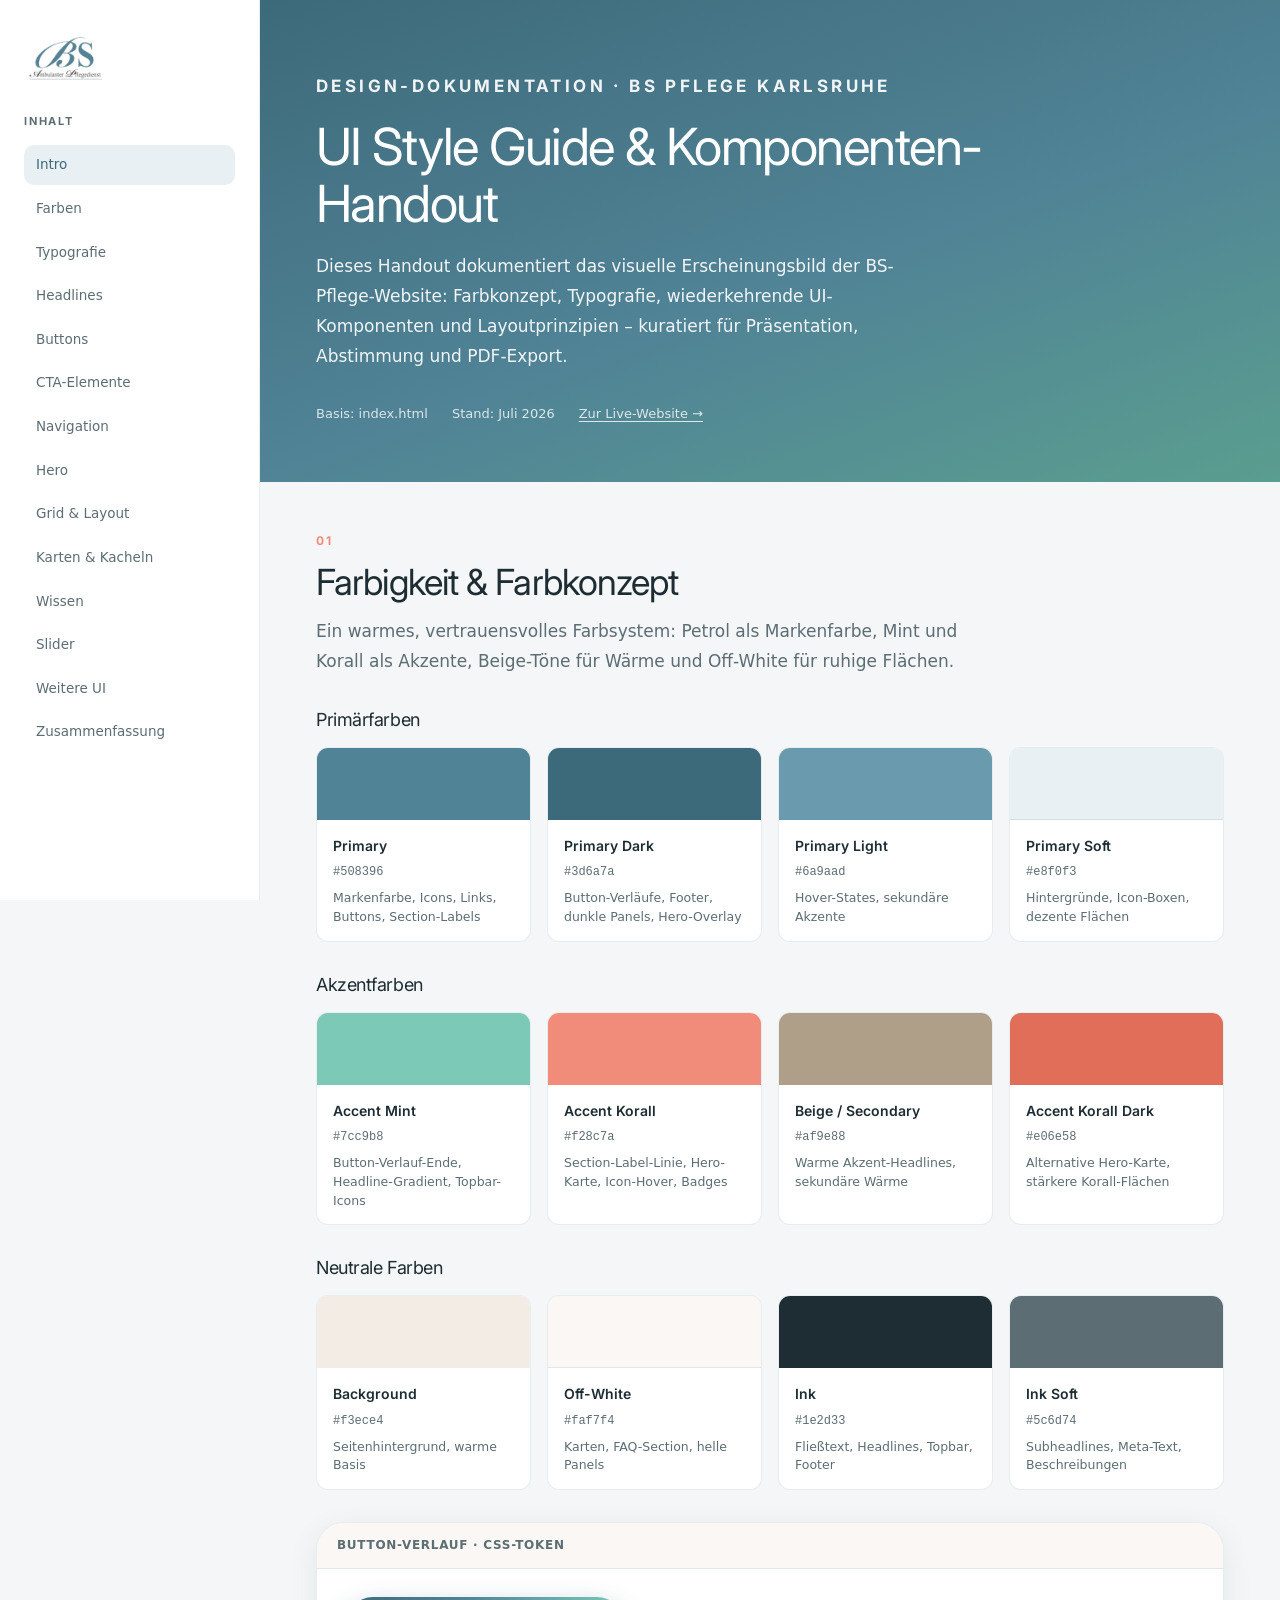
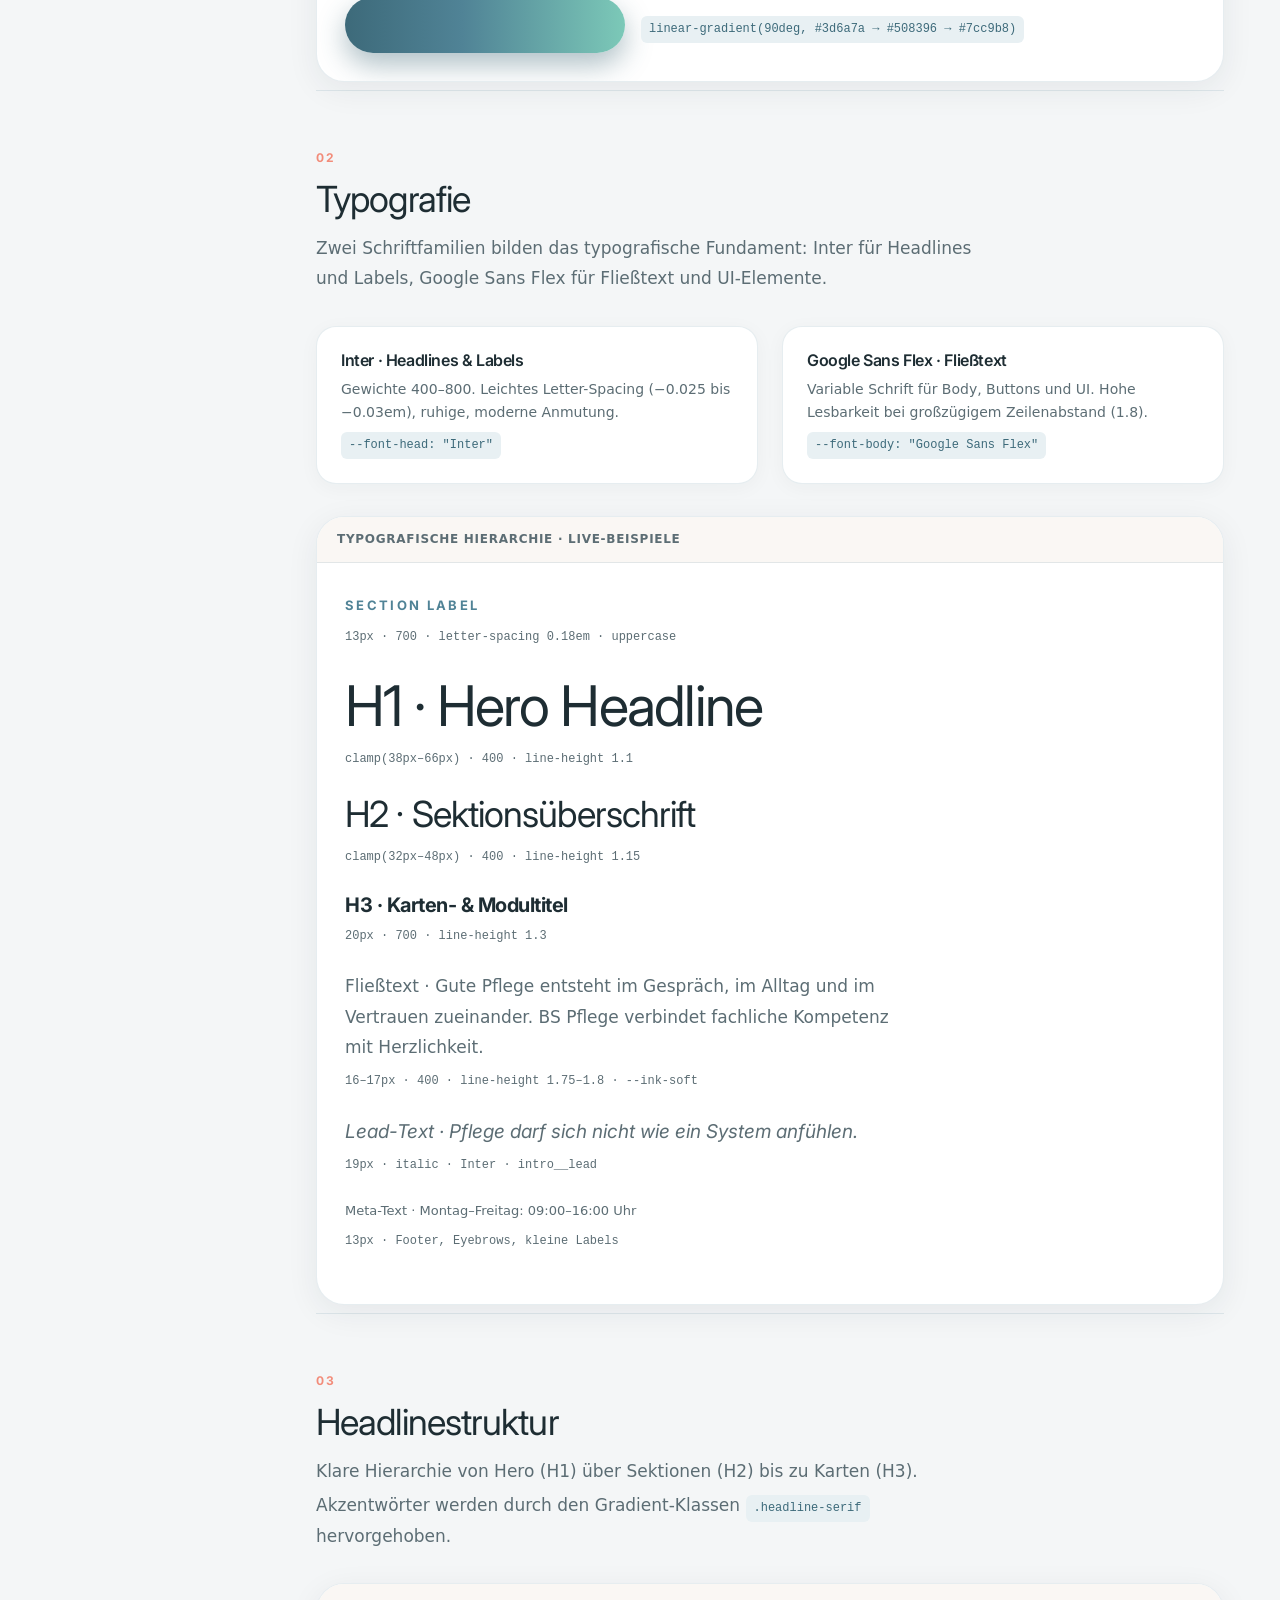
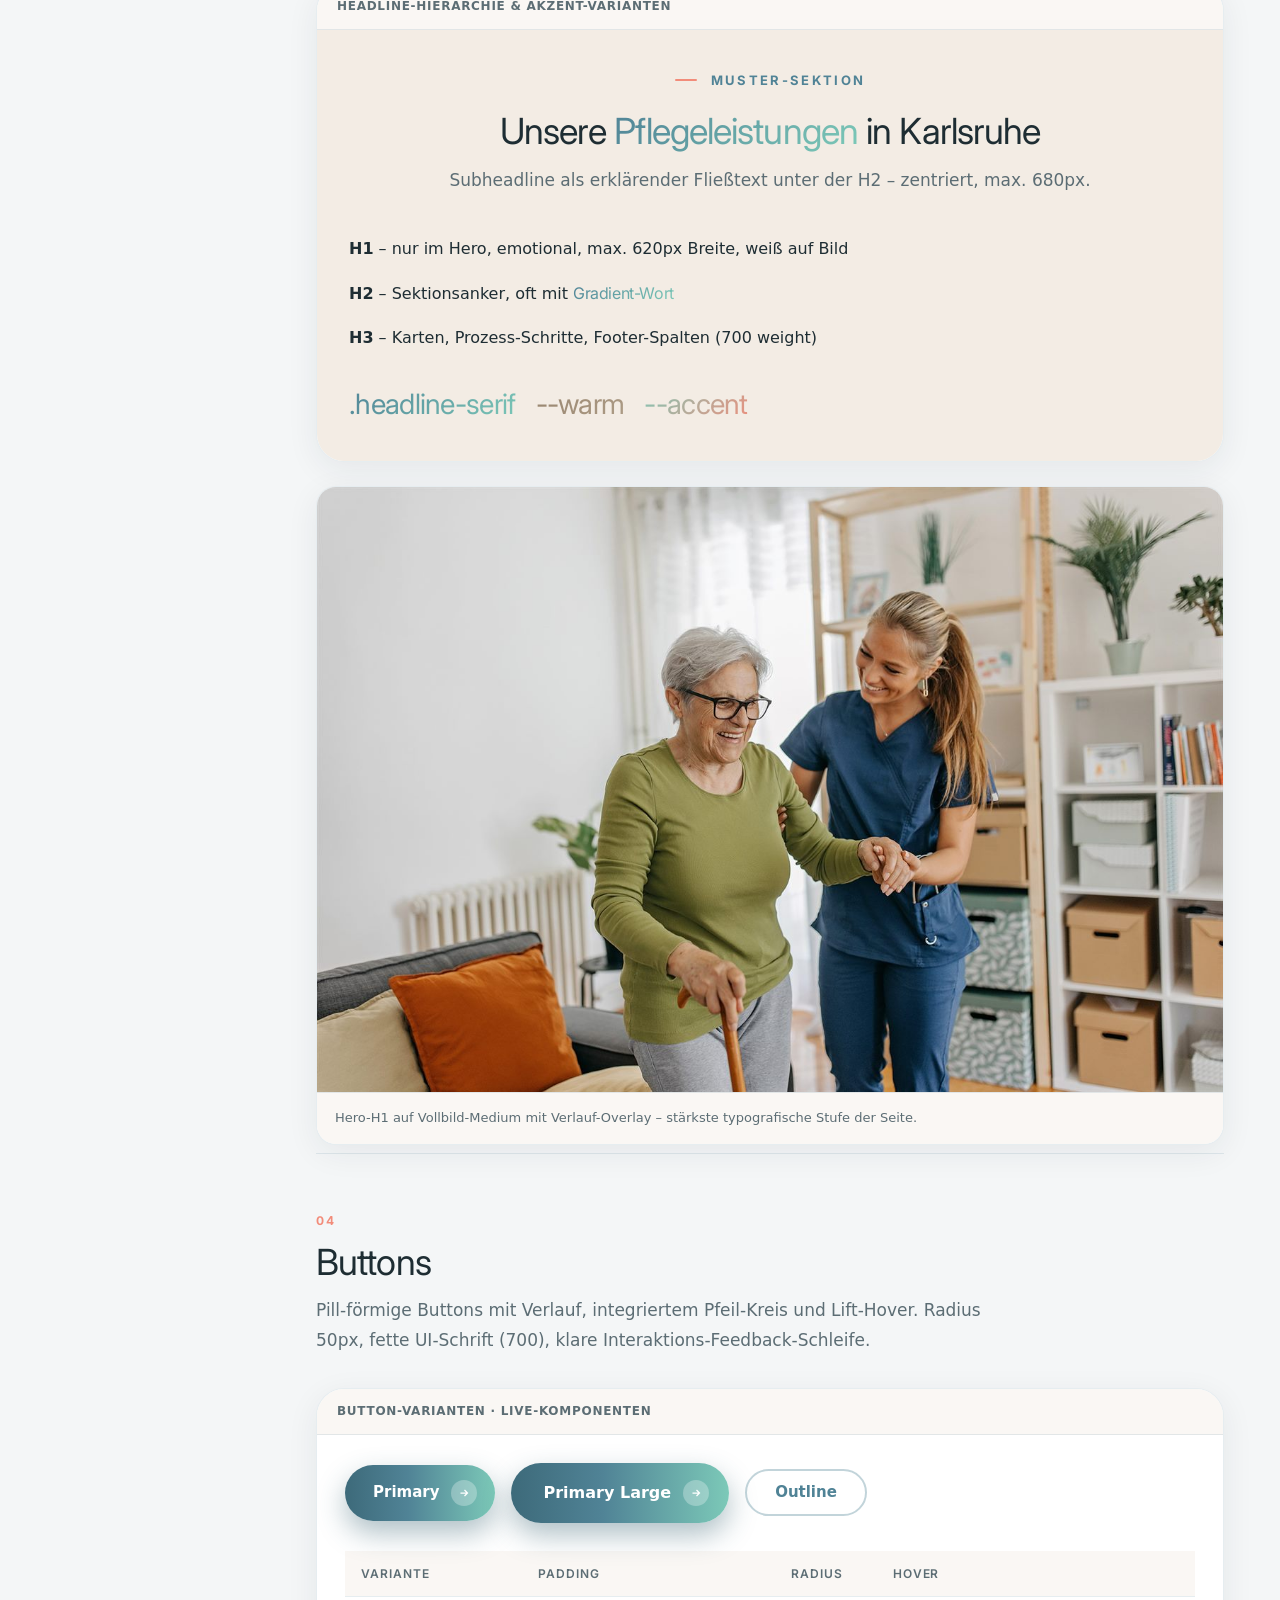
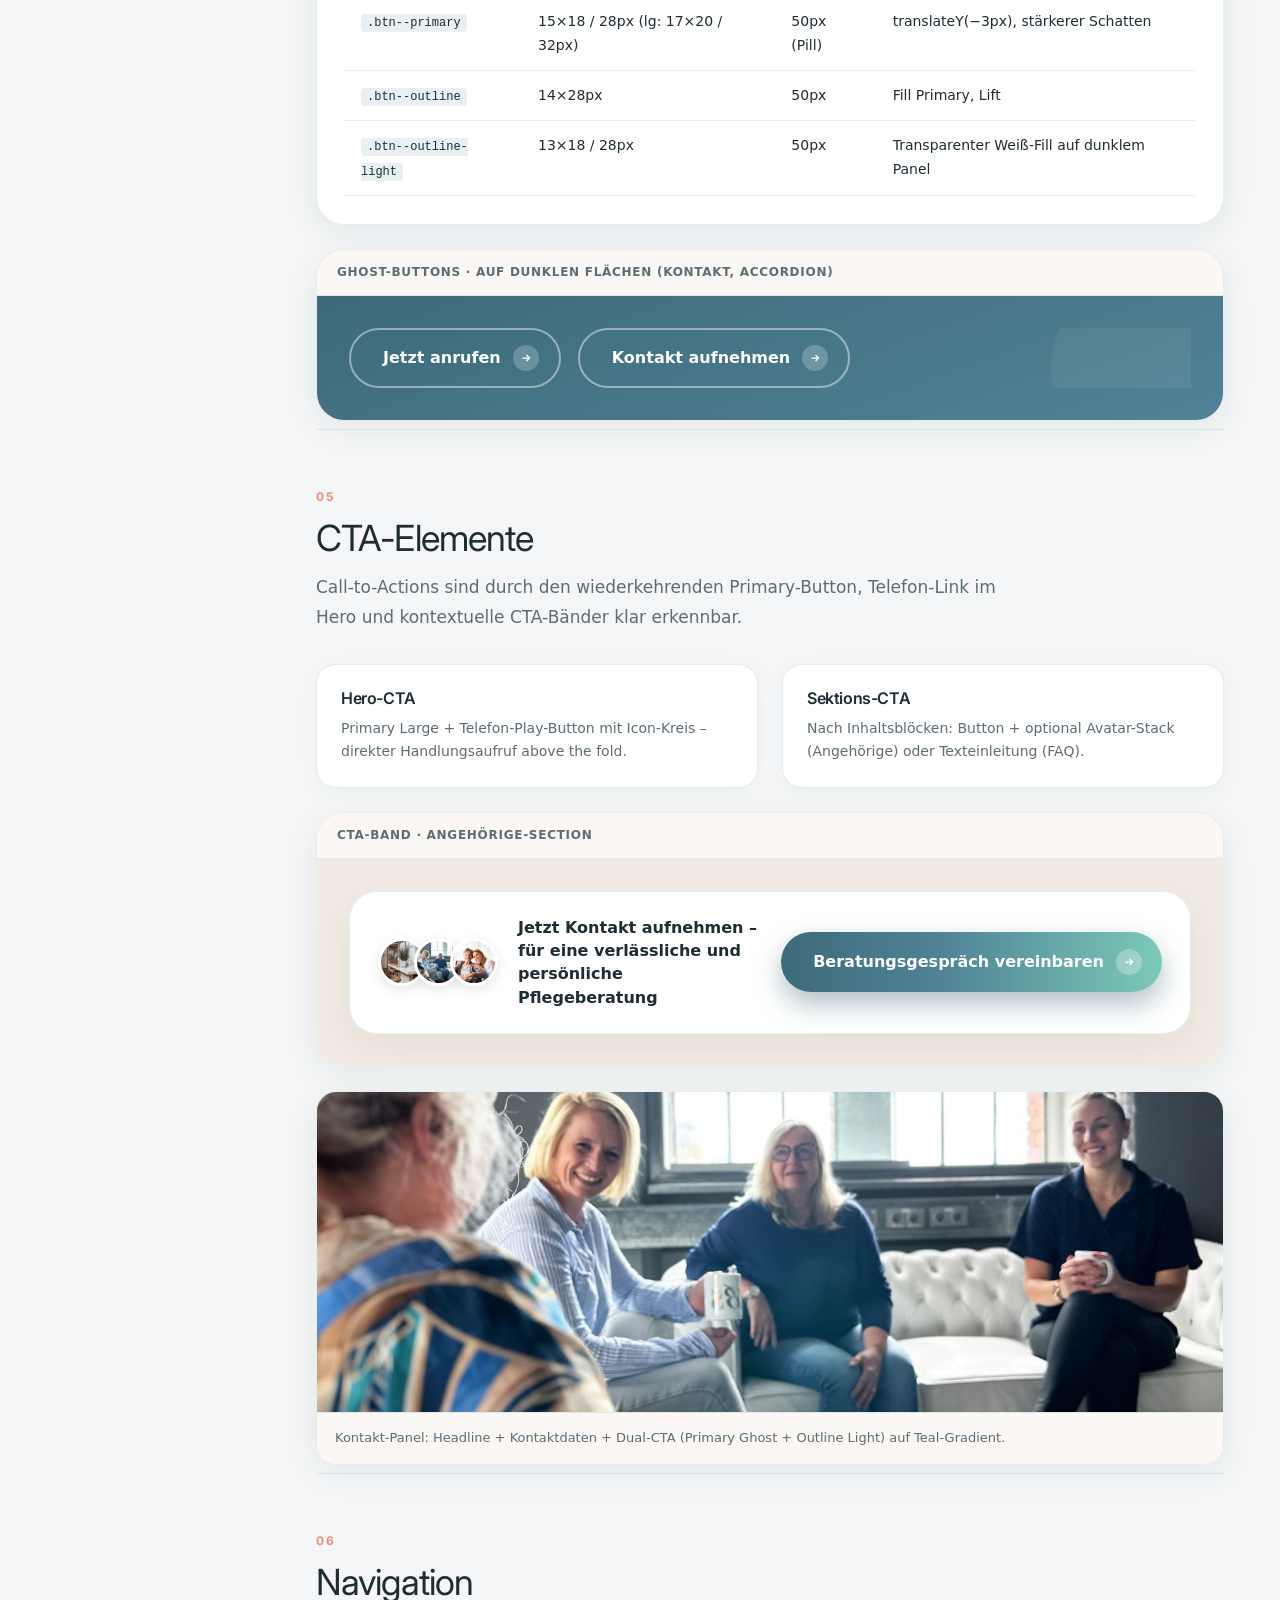
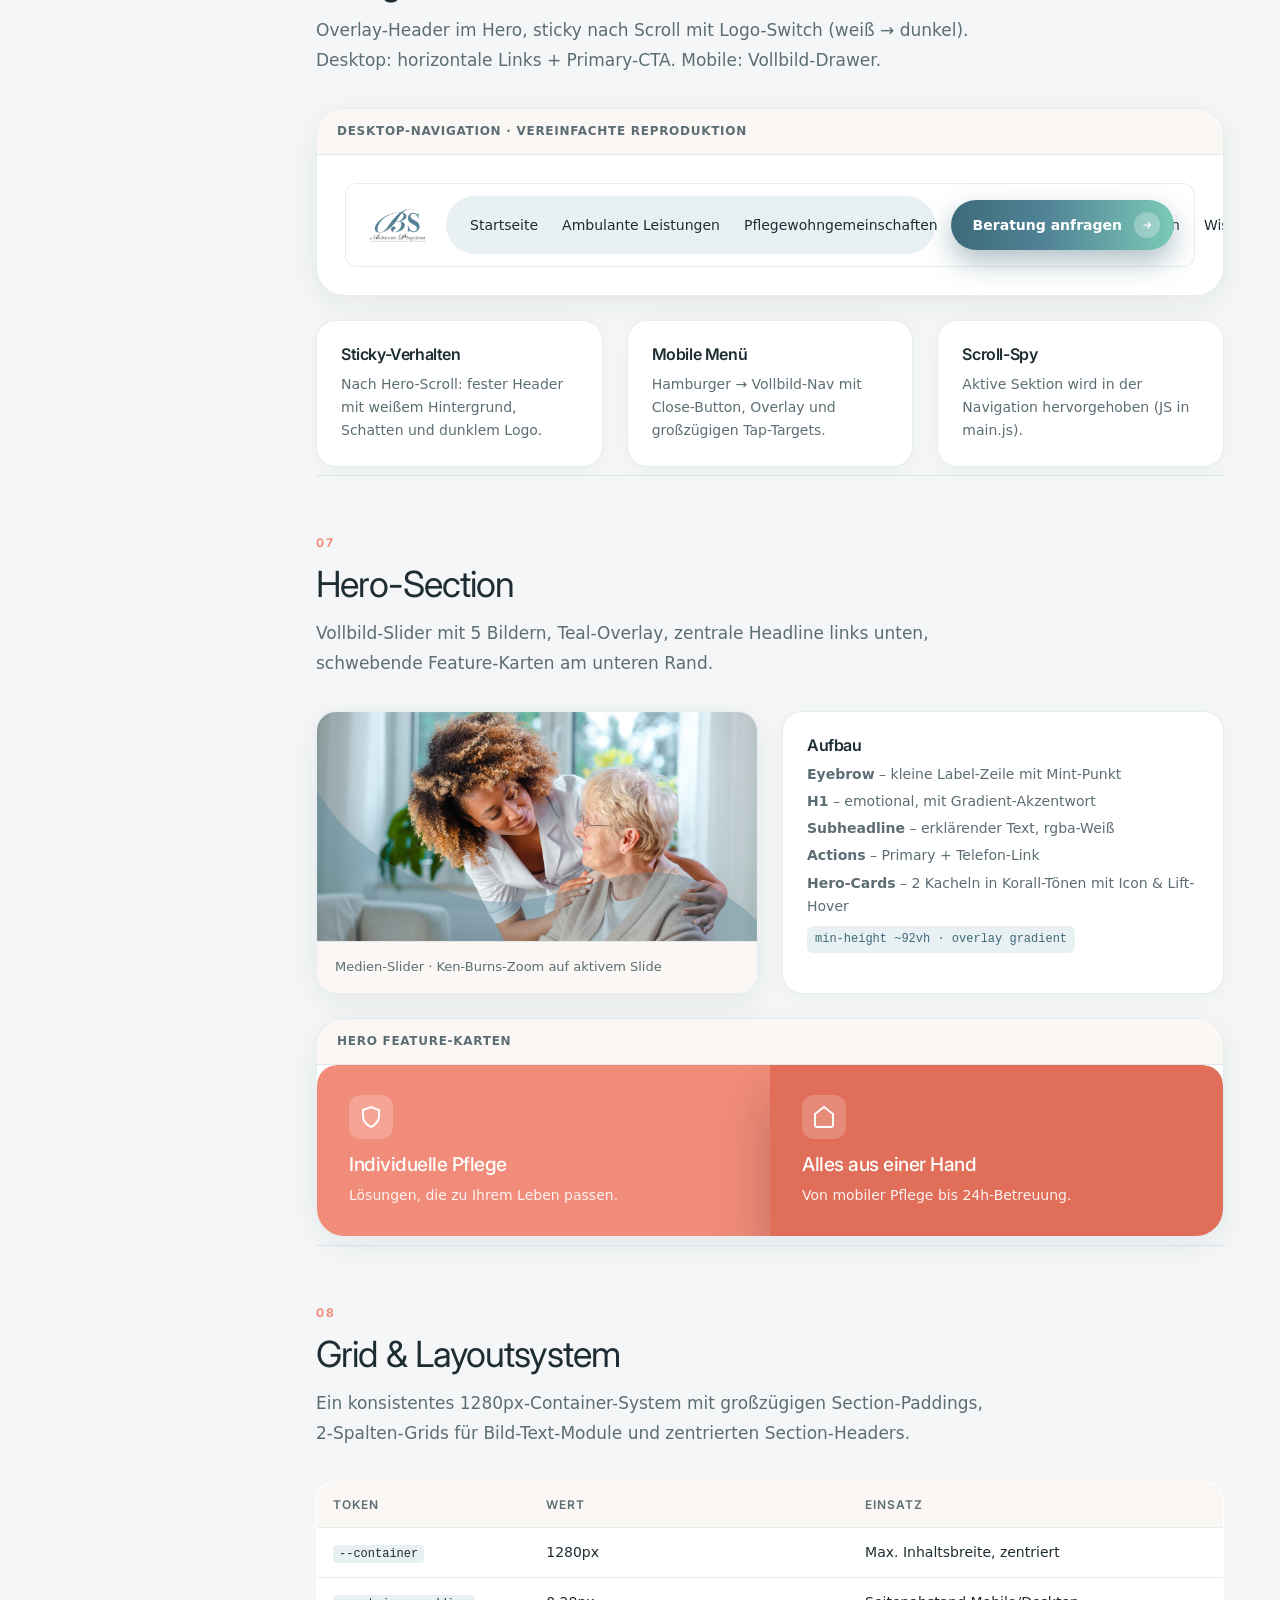
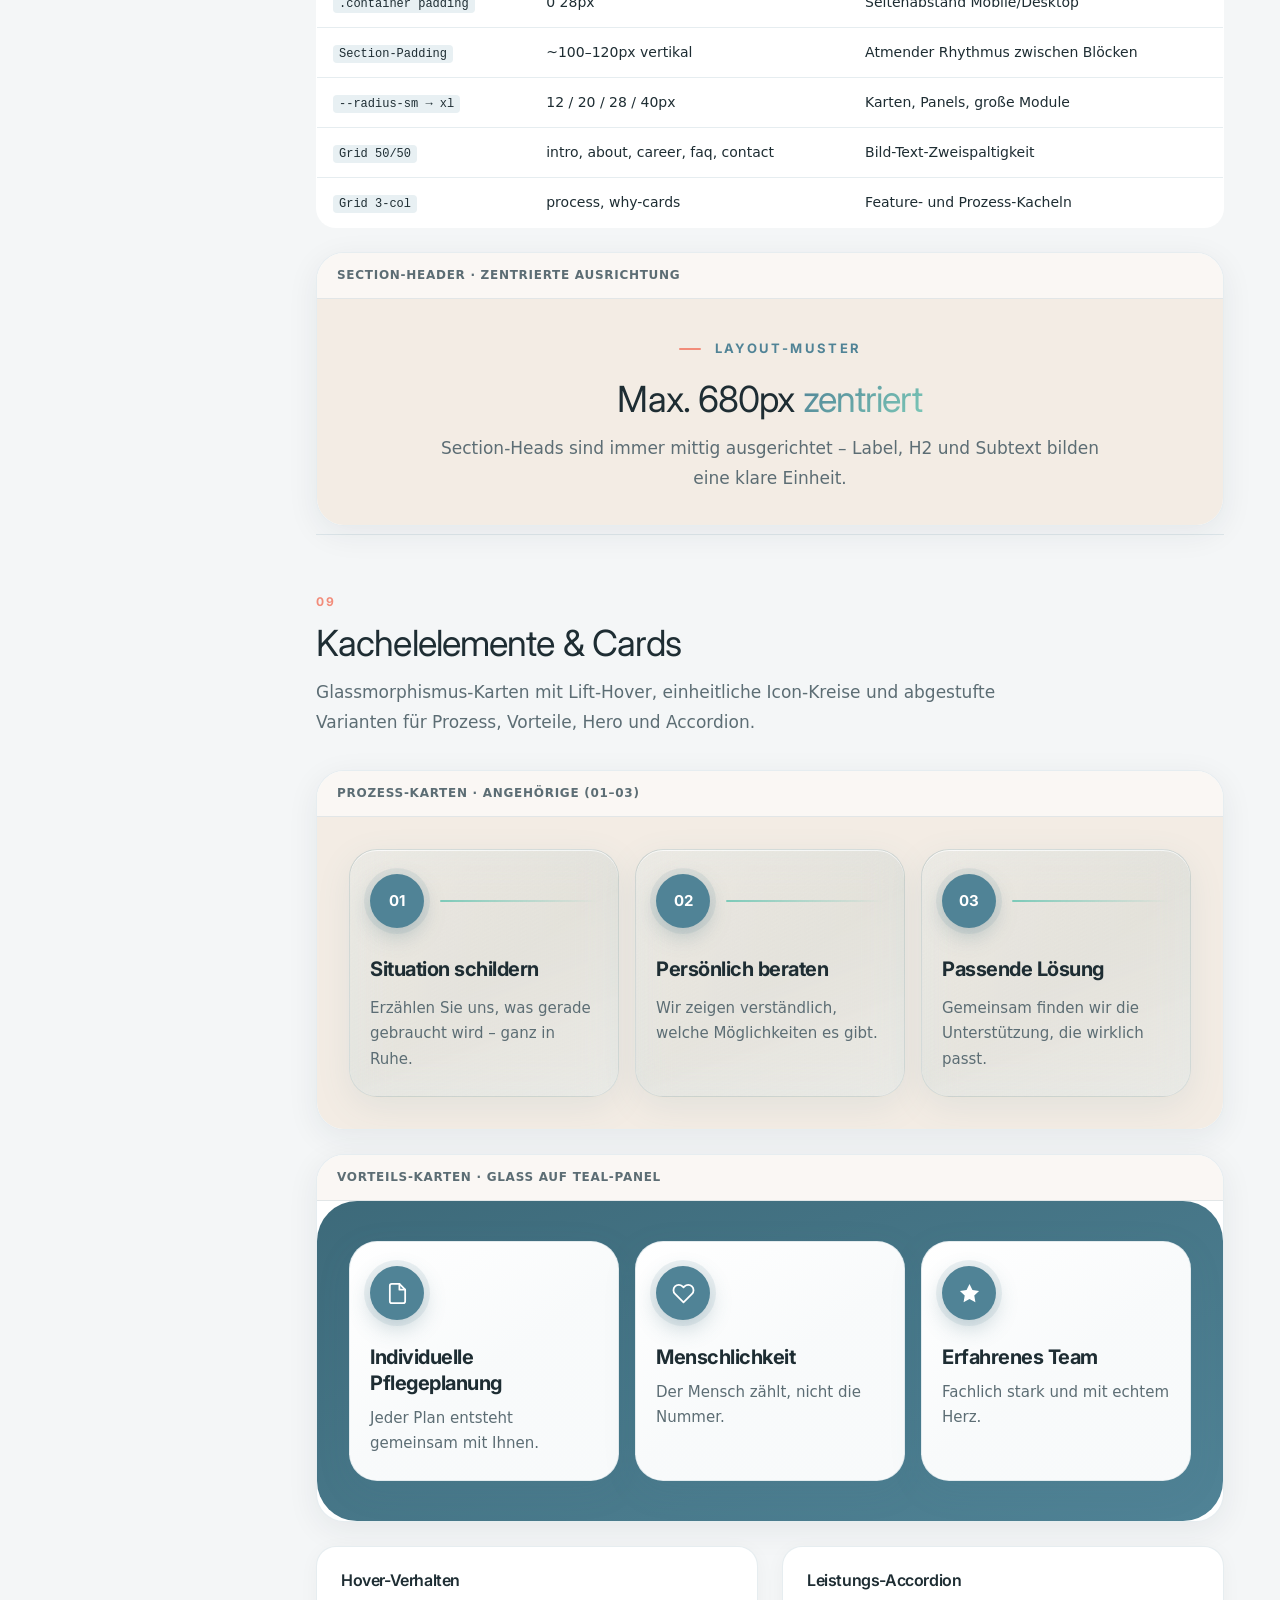
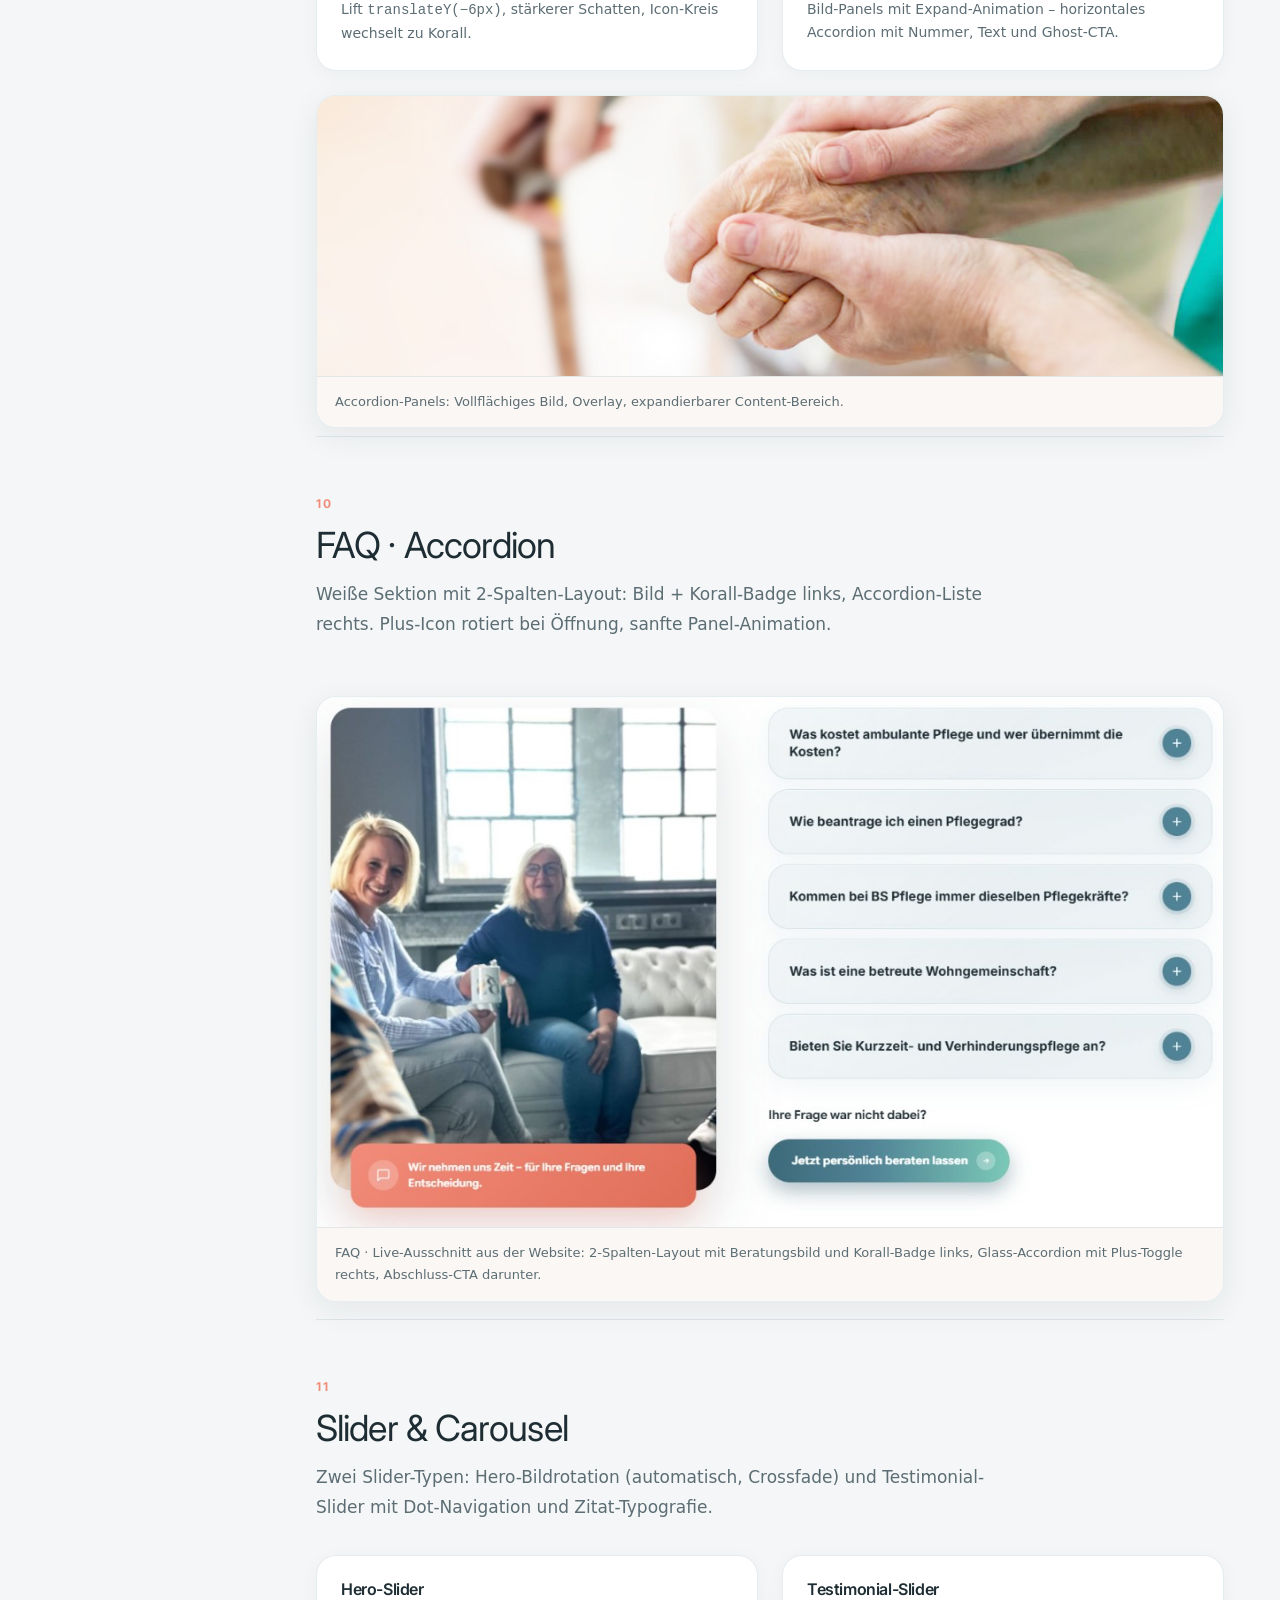
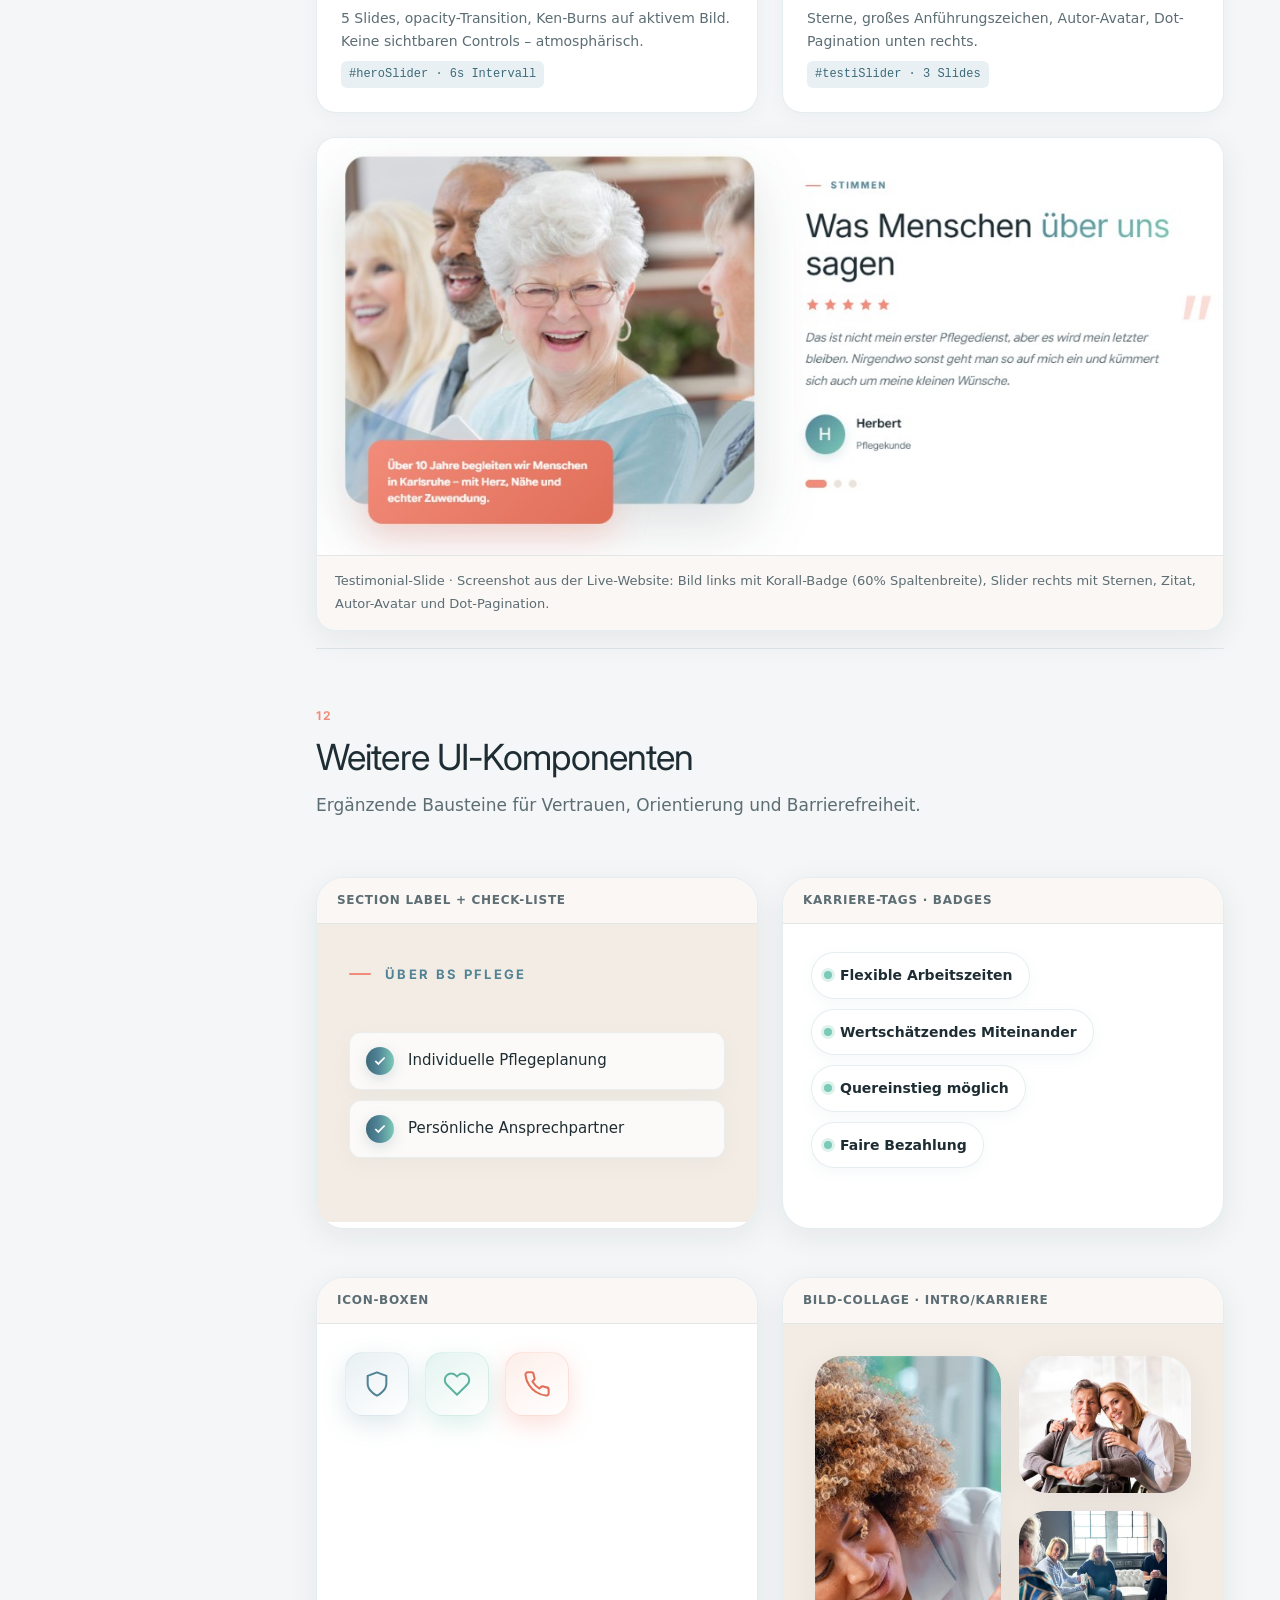
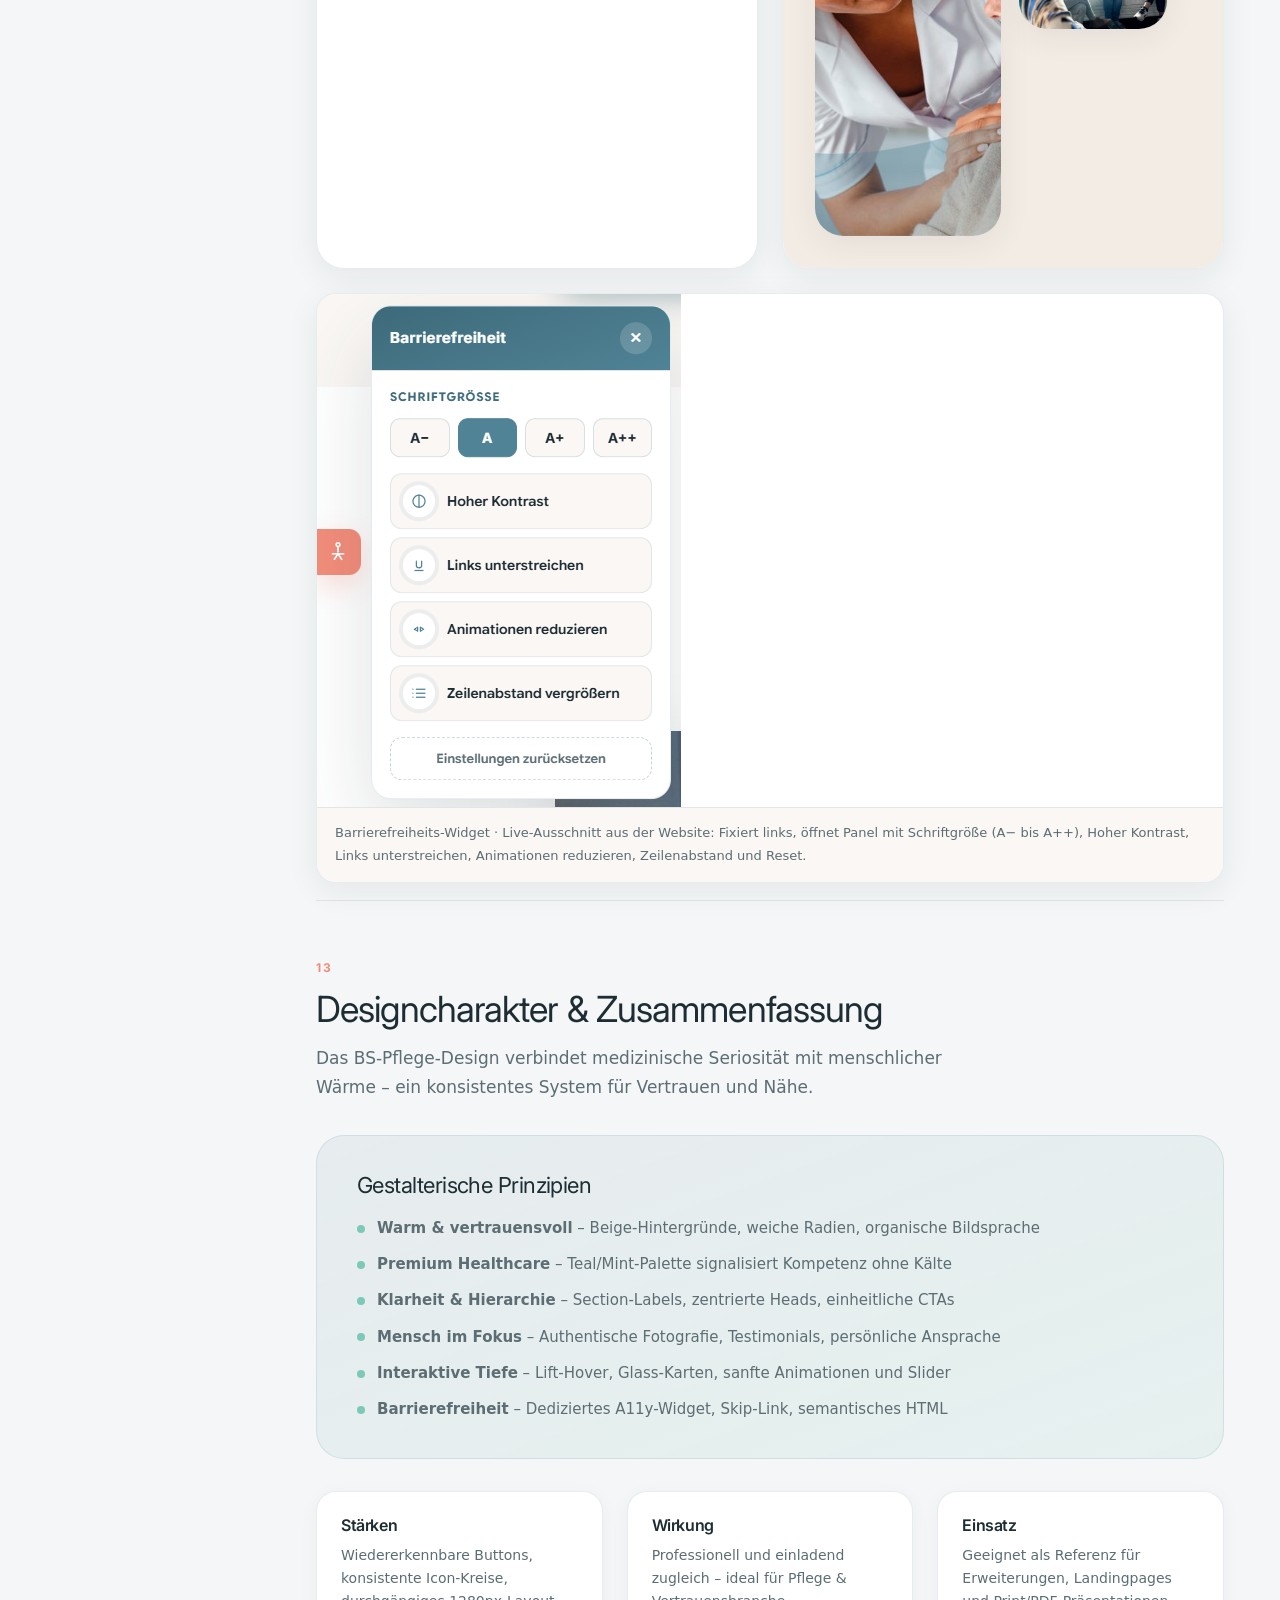
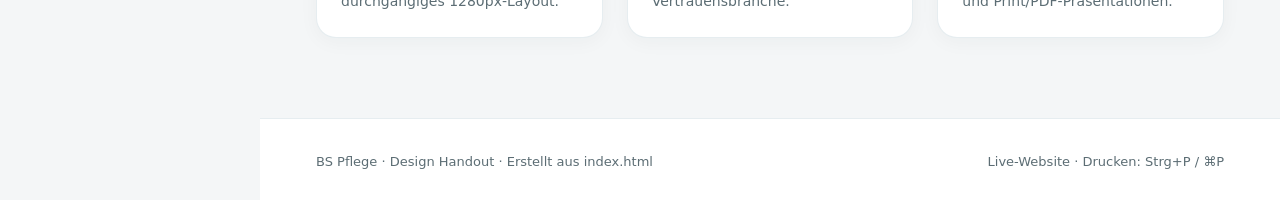
<file: design-handout.html>
<!DOCTYPE html>
<html lang="de">
<head>
  <meta charset="UTF-8" />
  <meta name="viewport" content="width=device-width, initial-scale=1.0" />
  <title>BS Pflege – Design Handout &amp; UI Style Guide</title>
  <meta name="description" content="Visuelle Dokumentation des Designsystems der BS Pflege Website – Farben, Typografie, Komponenten und Layoutprinzipien." />
  <meta name="robots" content="noindex, nofollow" />

  <link rel="icon" href="assets/img/favicon.jpeg" />
  <link rel="preconnect" href="https://fonts.googleapis.com" />
  <link rel="preconnect" href="https://fonts.gstatic.com" crossorigin />
  <link href="https://fonts.googleapis.com/css2?family=Inter:wght@400;500;600;700;800&family=Google+Sans+Flex:wght@100..900&display=swap" rel="stylesheet" />

  <link rel="stylesheet" href="assets/css/style.css?v=20260710d" />
  <link rel="stylesheet" href="assets/css/design-handout.css?v=2" />
</head>
<body class="handout">

<div class="doc-shell">
  <aside class="doc-sidebar" aria-label="Inhaltsverzeichnis">
    <a class="doc-brand" href="#intro">
      <img src="assets/img/logo-dark.png" alt="BS Pflege" width="140" height="87" />
    </a>
    <p class="doc-sidebar__label">Inhalt</p>
    <nav>
      <ul class="doc-nav" id="docNav">
        <li><a href="#intro">Intro</a></li>
        <li><a href="#farben">Farben</a></li>
        <li><a href="#typografie">Typografie</a></li>
        <li><a href="#headlines">Headlines</a></li>
        <li><a href="#buttons">Buttons</a></li>
        <li><a href="#cta">CTA-Elemente</a></li>
        <li><a href="#navigation">Navigation</a></li>
        <li><a href="#hero">Hero</a></li>
        <li><a href="#layout">Grid &amp; Layout</a></li>
        <li><a href="#cards">Karten &amp; Kacheln</a></li>
        <li><a href="faq.html">Wissen</a></li>
        <li><a href="#slider">Slider</a></li>
        <li><a href="#weitere">Weitere UI</a></li>
        <li><a href="#zusammenfassung">Zusammenfassung</a></li>
      </ul>
    </nav>
  </aside>

  <div class="doc-main">
    <header class="doc-hero" id="intro">
      <p class="doc-hero__eyebrow">Design-Dokumentation · BS Pflege Karlsruhe</p>
      <h1>UI Style Guide &amp; Komponenten-Handout</h1>
      <p>
        Dieses Handout dokumentiert das visuelle Erscheinungsbild der BS-Pflege-Website:
        Farbkonzept, Typografie, wiederkehrende UI-Komponenten und Layoutprinzipien –
        kuratiert für Präsentation, Abstimmung und PDF-Export.
      </p>
      <div class="doc-hero__meta">
        <span>Basis: index.html</span>
        <span>Stand: Juli 2026</span>
        <a href="index.html">Zur Live-Website →</a>
      </div>
    </header>

    <div class="doc-content">

      <!-- 2. FARBGEBUNG -->
      <section class="doc-section" id="farben">
        <p class="doc-section__num">01</p>
        <h2>Farbigkeit &amp; Farbkonzept</h2>
        <p class="doc-section__lead">
          Ein warmes, vertrauensvolles Farbsystem: Petrol als Markenfarbe, Mint und Korall als Akzente,
          Beige-Töne für Wärme und Off-White für ruhige Flächen.
        </p>

        <h3 style="font-family:var(--font-head);font-size:18px;margin-bottom:16px;">Primärfarben</h3>
        <div class="doc-grid doc-grid--4 swatches" style="margin-bottom:32px;">
          <div class="swatch">
            <div class="swatch__color" style="background:#508396;"></div>
            <div class="swatch__info">
              <p class="swatch__name">Primary</p>
              <p class="swatch__hex">#508396</p>
              <p class="swatch__use">Markenfarbe, Icons, Links, Buttons, Section-Labels</p>
            </div>
          </div>
          <div class="swatch">
            <div class="swatch__color" style="background:#3d6a7a;"></div>
            <div class="swatch__info">
              <p class="swatch__name">Primary Dark</p>
              <p class="swatch__hex">#3d6a7a</p>
              <p class="swatch__use">Button-Verläufe, Footer, dunkle Panels, Hero-Overlay</p>
            </div>
          </div>
          <div class="swatch">
            <div class="swatch__color" style="background:#6a9aad;"></div>
            <div class="swatch__info">
              <p class="swatch__name">Primary Light</p>
              <p class="swatch__hex">#6a9aad</p>
              <p class="swatch__use">Hover-States, sekundäre Akzente</p>
            </div>
          </div>
          <div class="swatch">
            <div class="swatch__color" style="background:#e8f0f3;border-bottom:1px solid var(--doc-border);"></div>
            <div class="swatch__info">
              <p class="swatch__name">Primary Soft</p>
              <p class="swatch__hex">#e8f0f3</p>
              <p class="swatch__use">Hintergründe, Icon-Boxen, dezente Flächen</p>
            </div>
          </div>
        </div>

        <h3 style="font-family:var(--font-head);font-size:18px;margin-bottom:16px;">Akzentfarben</h3>
        <div class="doc-grid doc-grid--4 swatches" style="margin-bottom:32px;">
          <div class="swatch">
            <div class="swatch__color" style="background:#7cc9b8;"></div>
            <div class="swatch__info">
              <p class="swatch__name">Accent Mint</p>
              <p class="swatch__hex">#7cc9b8</p>
              <p class="swatch__use">Button-Verlauf-Ende, Headline-Gradient, Topbar-Icons</p>
            </div>
          </div>
          <div class="swatch">
            <div class="swatch__color" style="background:#f28c7a;"></div>
            <div class="swatch__info">
              <p class="swatch__name">Accent Korall</p>
              <p class="swatch__hex">#f28c7a</p>
              <p class="swatch__use">Section-Label-Linie, Hero-Karte, Icon-Hover, Badges</p>
            </div>
          </div>
          <div class="swatch">
            <div class="swatch__color" style="background:#af9e88;"></div>
            <div class="swatch__info">
              <p class="swatch__name">Beige / Secondary</p>
              <p class="swatch__hex">#af9e88</p>
              <p class="swatch__use">Warme Akzent-Headlines, sekundäre Wärme</p>
            </div>
          </div>
          <div class="swatch">
            <div class="swatch__color" style="background:#e06e58;"></div>
            <div class="swatch__info">
              <p class="swatch__name">Accent Korall Dark</p>
              <p class="swatch__hex">#e06e58</p>
              <p class="swatch__use">Alternative Hero-Karte, stärkere Korall-Flächen</p>
            </div>
          </div>
        </div>

        <h3 style="font-family:var(--font-head);font-size:18px;margin-bottom:16px;">Neutrale Farben</h3>
        <div class="doc-grid doc-grid--4 swatches">
          <div class="swatch">
            <div class="swatch__color" style="background:#f3ece4;"></div>
            <div class="swatch__info">
              <p class="swatch__name">Background</p>
              <p class="swatch__hex">#f3ece4</p>
              <p class="swatch__use">Seitenhintergrund, warme Basis</p>
            </div>
          </div>
          <div class="swatch">
            <div class="swatch__color" style="background:#faf7f4;border-bottom:1px solid var(--doc-border);"></div>
            <div class="swatch__info">
              <p class="swatch__name">Off-White</p>
              <p class="swatch__hex">#faf7f4</p>
              <p class="swatch__use">Karten, FAQ-Section, helle Panels</p>
            </div>
          </div>
          <div class="swatch">
            <div class="swatch__color" style="background:#1e2d33;"></div>
            <div class="swatch__info">
              <p class="swatch__name">Ink</p>
              <p class="swatch__hex">#1e2d33</p>
              <p class="swatch__use">Fließtext, Headlines, Topbar, Footer</p>
            </div>
          </div>
          <div class="swatch">
            <div class="swatch__color" style="background:#5c6d74;"></div>
            <div class="swatch__info">
              <p class="swatch__name">Ink Soft</p>
              <p class="swatch__hex">#5c6d74</p>
              <p class="swatch__use">Subheadlines, Meta-Text, Beschreibungen</p>
            </div>
          </div>
        </div>

        <div class="showcase" style="margin-top:32px;">
          <div class="showcase__label">Button-Verlauf · CSS-Token</div>
          <div class="showcase__body showcase-row">
            <div style="width:280px;height:56px;border-radius:50px;background:linear-gradient(90deg,#3d6a7a 0%,#508396 42%,#7cc9b8 100%);box-shadow:0 12px 28px rgba(45,90,105,0.38);"></div>
            <code class="doc-spec">linear-gradient(90deg, #3d6a7a → #508396 → #7cc9b8)</code>
          </div>
        </div>
      </section>

      <!-- 3. TYPOGRAFIE -->
      <section class="doc-section" id="typografie">
        <p class="doc-section__num">02</p>
        <h2>Typografie</h2>
        <p class="doc-section__lead">
          Zwei Schriftfamilien bilden das typografische Fundament: Inter für Headlines und Labels,
          Google Sans Flex für Fließtext und UI-Elemente.
        </p>

        <div class="doc-grid doc-grid--2" style="margin-bottom:32px;">
          <div class="doc-card">
            <h3>Inter · Headlines &amp; Labels</h3>
            <p>Gewichte 400–800. Leichtes Letter-Spacing (−0.025 bis −0.03em), ruhige, moderne Anmutung.</p>
            <span class="doc-spec">--font-head: "Inter"</span>
          </div>
          <div class="doc-card">
            <h3>Google Sans Flex · Fließtext</h3>
            <p>Variable Schrift für Body, Buttons und UI. Hohe Lesbarkeit bei großzügigem Zeilenabstand (1.8).</p>
            <span class="doc-spec">--font-body: "Google Sans Flex"</span>
          </div>
        </div>

        <div class="showcase">
          <div class="showcase__label">Typografische Hierarchie · Live-Beispiele</div>
          <div class="showcase__body">
            <div class="type-spec">
              <div class="type-spec__sample"><span class="type-label">Section Label</span></div>
              <div class="type-spec__meta"><span>13px · 700 · letter-spacing 0.18em · uppercase</span></div>
            </div>
            <div class="type-spec">
              <div class="type-spec__sample"><h1 style="font-size:clamp(38px,5vw,56px);font-weight:400;letter-spacing:-0.03em;">H1 · Hero Headline</h1></div>
              <div class="type-spec__meta"><span>clamp(38px–66px) · 400 · line-height 1.1</span></div>
            </div>
            <div class="type-spec">
              <div class="type-spec__sample"><h2 class="type-h2">H2 · Sektionsüberschrift</h2></div>
              <div class="type-spec__meta"><span>clamp(32px–48px) · 400 · line-height 1.15</span></div>
            </div>
            <div class="type-spec">
              <div class="type-spec__sample"><h3 class="type-h3">H3 · Karten- &amp; Modultitel</h3></div>
              <div class="type-spec__meta"><span>20px · 700 · line-height 1.3</span></div>
            </div>
            <div class="type-spec">
              <div class="type-spec__sample"><p class="type-body">Fließtext · Gute Pflege entsteht im Gespräch, im Alltag und im Vertrauen zueinander. BS Pflege verbindet fachliche Kompetenz mit Herzlichkeit.</p></div>
              <div class="type-spec__meta"><span>16–17px · 400 · line-height 1.75–1.8 · --ink-soft</span></div>
            </div>
            <div class="type-spec">
              <div class="type-spec__sample"><p class="type-lead">Lead-Text · Pflege darf sich nicht wie ein System anfühlen.</p></div>
              <div class="type-spec__meta"><span>19px · italic · Inter · intro__lead</span></div>
            </div>
            <div class="type-spec">
              <div class="type-spec__sample"><p style="font-size:13px;color:var(--ink-soft);">Meta-Text · Montag–Freitag: 09:00–16:00 Uhr</p></div>
              <div class="type-spec__meta"><span>13px · Footer, Eyebrows, kleine Labels</span></div>
            </div>
          </div>
        </div>
      </section>

      <!-- 4. HEADLINESTRUKTUR -->
      <section class="doc-section" id="headlines">
        <p class="doc-section__num">03</p>
        <h2>Headlinestruktur</h2>
        <p class="doc-section__lead">
          Klare Hierarchie von Hero (H1) über Sektionen (H2) bis zu Karten (H3).
          Akzentwörter werden durch den Gradient-Klassen <code class="doc-spec">.headline-serif</code> hervorgehoben.
        </p>

        <div class="showcase">
          <div class="showcase__label">Headline-Hierarchie &amp; Akzent-Varianten</div>
          <div class="showcase__body showcase__body--warm">
            <div class="section-head" style="margin-bottom:40px;">
              <span class="section-label">Muster-Sektion</span>
              <h2>Unsere <span class="headline-serif">Pflegeleistungen</span> in Karlsruhe</h2>
              <p class="section-head__sub">Subheadline als erklärender Fließtext unter der H2 – zentriert, max. 680px.</p>
            </div>
            <div style="display:grid;gap:16px;">
              <p><strong>H1</strong> – nur im Hero, emotional, max. 620px Breite, weiß auf Bild</p>
              <p><strong>H2</strong> – Sektionsanker, oft mit <span class="headline-serif">Gradient-Wort</span></p>
              <p><strong>H3</strong> – Karten, Prozess-Schritte, Footer-Spalten (700 weight)</p>
            </div>
            <div style="margin-top:28px;display:flex;flex-wrap:wrap;gap:20px;">
              <span class="headline-serif" style="font-size:28px;">.headline-serif</span>
              <span class="headline-serif headline-serif--warm" style="font-size:28px;">--warm</span>
              <span class="headline-serif headline-serif--accent" style="font-size:28px;">--accent</span>
            </div>
          </div>
        </div>

        <div class="frame" style="margin-top:24px;">
          <img src="assets/img/leistungen-hero.jpg" alt="Visueller Kontext für Headline-Hierarchie" width="1280" height="854" loading="lazy" />
          <p class="frame__caption">Hero-H1 auf Vollbild-Medium mit Verlauf-Overlay – stärkste typografische Stufe der Seite.</p>
        </div>
      </section>

      <!-- 5. BUTTONS -->
      <section class="doc-section" id="buttons">
        <p class="doc-section__num">04</p>
        <h2>Buttons</h2>
        <p class="doc-section__lead">
          Pill-förmige Buttons mit Verlauf, integriertem Pfeil-Kreis und Lift-Hover.
          Radius 50px, fette UI-Schrift (700), klare Interaktions-Feedback-Schleife.
        </p>

        <div class="showcase">
          <div class="showcase__label">Button-Varianten · Live-Komponenten</div>
          <div class="showcase__body">
            <div class="showcase-row" style="margin-bottom:28px;">
              <a href="#" class="btn btn--primary" onclick="return false;">
                Primary
                <span class="btn__arrow"><svg viewBox="0 0 24 24"><path d="M5 12h14M13 6l6 6-6 6"/></svg></span>
              </a>
              <a href="#" class="btn btn--primary btn--lg" onclick="return false;">
                Primary Large
                <span class="btn__arrow"><svg viewBox="0 0 24 24"><path d="M5 12h14M13 6l6 6-6 6"/></svg></span>
              </a>
              <a href="#" class="btn btn--outline" onclick="return false;">Outline</a>
            </div>
            <table class="token-table">
              <thead>
                <tr><th>Variante</th><th>Padding</th><th>Radius</th><th>Hover</th></tr>
              </thead>
              <tbody>
                <tr>
                  <td><code>.btn--primary</code></td>
                  <td>15×18 / 28px (lg: 17×20 / 32px)</td>
                  <td>50px (Pill)</td>
                  <td>translateY(−3px), stärkerer Schatten</td>
                </tr>
                <tr>
                  <td><code>.btn--outline</code></td>
                  <td>14×28px</td>
                  <td>50px</td>
                  <td>Fill Primary, Lift</td>
                </tr>
                <tr>
                  <td><code>.btn--outline-light</code></td>
                  <td>13×18 / 28px</td>
                  <td>50px</td>
                  <td>Transparenter Weiß-Fill auf dunklem Panel</td>
                </tr>
              </tbody>
            </table>
          </div>
        </div>

        <div class="showcase" style="margin-top:24px;">
          <div class="showcase__label">Ghost-Buttons · auf dunklen Flächen (Kontakt, Accordion)</div>
          <div class="showcase__body showcase__body--dark">
            <div class="contact__panel" style="background:transparent;padding:0;box-shadow:none;">
              <a href="#" class="btn btn--primary btn--lg" onclick="return false;">
                Jetzt anrufen
                <span class="btn__arrow"><svg viewBox="0 0 24 24"><path d="M5 12h14M13 6l6 6-6 6"/></svg></span>
              </a>
              <a href="#" class="btn btn--outline-light btn--lg" style="margin-left:12px;" onclick="return false;">
                Kontakt aufnehmen
                <span class="btn__arrow"><svg viewBox="0 0 24 24"><path d="M5 12h14M13 6l6 6-6 6"/></svg></span>
              </a>
            </div>
          </div>
        </div>
      </section>

      <!-- 6. CTA -->
      <section class="doc-section" id="cta">
        <p class="doc-section__num">05</p>
        <h2>CTA-Elemente</h2>
        <p class="doc-section__lead">
          Call-to-Actions sind durch den wiederkehrenden Primary-Button, Telefon-Link im Hero
          und kontextuelle CTA-Bänder klar erkennbar.
        </p>

        <div class="doc-grid doc-grid--2">
          <div class="doc-card">
            <h3>Hero-CTA</h3>
            <p>Primary Large + Telefon-Play-Button mit Icon-Kreis – direkter Handlungsaufruf above the fold.</p>
          </div>
          <div class="doc-card">
            <h3>Sektions-CTA</h3>
            <p>Nach Inhaltsblöcken: Button + optional Avatar-Stack (Angehörige) oder Texteinleitung (FAQ).</p>
          </div>
        </div>

        <div class="showcase" style="margin-top:24px;">
          <div class="showcase__label">CTA-Band · Angehörige-Section</div>
          <div class="showcase__body showcase__body--warm">
            <div class="relatives__cta" style="margin:0;">
              <div class="relatives__avatars" aria-hidden="true">
                <img src="assets/img/team.jpg" alt="" width="80" height="80" />
                <img src="assets/img/beratung.jpg" alt="" width="80" height="80" />
                <img src="assets/img/care-2.jpg" alt="" width="80" height="80" />
              </div>
              <p class="relatives__cta-text">Jetzt Kontakt aufnehmen – für eine verlässliche und persönliche Pflegeberatung</p>
              <a href="#" class="btn btn--primary btn--lg relatives__cta-btn" onclick="return false;">
                Beratungsgespräch vereinbaren
                <span class="btn__arrow"><svg viewBox="0 0 24 24"><path d="M5 12h14M13 6l6 6-6 6"/></svg></span>
              </a>
            </div>
          </div>
        </div>

        <div class="frame" style="margin-top:24px;">
          <img src="assets/img/beratung.jpg" alt="Kontakt-Section mit CTA-Panel" width="1024" height="683" loading="lazy" style="max-height:320px;object-fit:cover;object-position:center;" />
          <p class="frame__caption">Kontakt-Panel: Headline + Kontaktdaten + Dual-CTA (Primary Ghost + Outline Light) auf Teal-Gradient.</p>
        </div>
      </section>

      <!-- 7. NAVIGATION -->
      <section class="doc-section" id="navigation">
        <p class="doc-section__num">06</p>
        <h2>Navigation</h2>
        <p class="doc-section__lead">
          Overlay-Header im Hero, sticky nach Scroll mit Logo-Switch (weiß → dunkel).
          Desktop: horizontale Links + Primary-CTA. Mobile: Vollbild-Drawer.
        </p>

        <div class="showcase">
          <div class="showcase__label">Desktop-Navigation · vereinfachte Reproduktion</div>
          <div class="showcase__body">
            <div class="spec-nav">
              <img src="assets/img/logo-dark.png" alt="Logo" />
              <ul class="nav__list">
                <li><a href="#" class="nav__link" onclick="return false;">Startseite</a></li>
                <li><a href="#" class="nav__link" onclick="return false;">Ambulante Leistungen</a></li>
                <li><a href="#" class="nav__link" onclick="return false;">Pflegewohngemeinschaften</a></li>
                <li><a href="#" class="nav__link" onclick="return false;">Unser Team</a></li>
                <li><a href="#" class="nav__link" onclick="return false;">Stellenanzeigen</a></li>
                <li><a href="#" class="nav__link" onclick="return false;">Wissen</a></li>
                <li><a href="#" class="nav__link" onclick="return false;">Kontakt</a></li>
              </ul>
              <a href="#" class="btn btn--primary nav__cta" style="padding:12px 14px 12px 22px;font-size:14px;" onclick="return false;">
                Beratung anfragen
                <span class="btn__arrow"><svg viewBox="0 0 24 24"><path d="M5 12h14M13 6l6 6-6 6"/></svg></span>
              </a>
            </div>
          </div>
        </div>

        <div class="doc-grid doc-grid--3" style="margin-top:24px;">
          <div class="doc-card">
            <h3>Sticky-Verhalten</h3>
            <p>Nach Hero-Scroll: fester Header mit weißem Hintergrund, Schatten und dunklem Logo.</p>
          </div>
          <div class="doc-card">
            <h3>Mobile Menü</h3>
            <p>Hamburger → Vollbild-Nav mit Close-Button, Overlay und großzügigen Tap-Targets.</p>
          </div>
          <div class="doc-card">
            <h3>Scroll-Spy</h3>
            <p>Aktive Sektion wird in der Navigation hervorgehoben (JS in main.js).</p>
          </div>
        </div>
      </section>

      <!-- 8. HERO -->
      <section class="doc-section" id="hero">
        <p class="doc-section__num">07</p>
        <h2>Hero-Section</h2>
        <p class="doc-section__lead">
          Vollbild-Slider mit 5 Bildern, Teal-Overlay, zentrale Headline links unten,
          schwebende Feature-Karten am unteren Rand.
        </p>

        <div class="doc-grid doc-grid--2">
          <div class="frame">
            <img src="assets/img/pflege-1.jpg" alt="Hero-Hintergrundbild" width="1280" height="854" loading="lazy" />
            <p class="frame__caption">Medien-Slider · Ken-Burns-Zoom auf aktivem Slide</p>
          </div>
          <div class="doc-card">
            <h3>Aufbau</h3>
            <ul>
              <li><strong>Eyebrow</strong> – kleine Label-Zeile mit Mint-Punkt</li>
              <li><strong>H1</strong> – emotional, mit Gradient-Akzentwort</li>
              <li><strong>Subheadline</strong> – erklärender Text, rgba-Weiß</li>
              <li><strong>Actions</strong> – Primary + Telefon-Link</li>
              <li><strong>Hero-Cards</strong> – 2 Kacheln in Korall-Tönen mit Icon &amp; Lift-Hover</li>
            </ul>
            <span class="doc-spec">min-height ~92vh · overlay gradient</span>
          </div>
        </div>

        <div class="showcase" style="margin-top:24px;">
          <div class="showcase__label">Hero Feature-Karten</div>
          <div class="showcase__body showcase__body--flush">
            <div class="hero__cards-inner" style="position:static;transform:none;max-width:100%;border-radius:var(--radius);overflow:hidden;">
              <article class="hero__card">
                <span class="hero__card-icon"><svg viewBox="0 0 24 24"><path d="M12 22s8-4 8-10V5l-8-3-8 3v7c0 6 8 10 8 10z"/></svg></span>
                <h3>Individuelle Pflege</h3>
                <p>Lösungen, die zu Ihrem Leben passen.</p>
              </article>
              <article class="hero__card hero__card--alt">
                <span class="hero__card-icon"><svg viewBox="0 0 24 24"><path d="M3 9l9-7 9 7v11a2 2 0 0 1-2 2H5a2 2 0 0 1-2-2z"/></svg></span>
                <h3>Alles aus einer Hand</h3>
                <p>Von mobiler Pflege bis 24h-Betreuung.</p>
              </article>
            </div>
          </div>
        </div>
      </section>

      <!-- 9. GRID / LAYOUT -->
      <section class="doc-section" id="layout">
        <p class="doc-section__num">08</p>
        <h2>Grid &amp; Layoutsystem</h2>
        <p class="doc-section__lead">
          Ein konsistentes 1280px-Container-System mit großzügigen Section-Paddings,
          2-Spalten-Grids für Bild-Text-Module und zentrierten Section-Headers.
        </p>

        <table class="token-table" style="background:var(--doc-surface);border-radius:var(--radius);overflow:hidden;border:1px solid var(--doc-border);">
          <thead>
            <tr><th>Token</th><th>Wert</th><th>Einsatz</th></tr>
          </thead>
          <tbody>
            <tr><td><code>--container</code></td><td>1280px</td><td>Max. Inhaltsbreite, zentriert</td></tr>
            <tr><td><code>.container padding</code></td><td>0 28px</td><td>Seitenabstand Mobile/Desktop</td></tr>
            <tr><td><code>Section-Padding</code></td><td>~100–120px vertikal</td><td>Atmender Rhythmus zwischen Blöcken</td></tr>
            <tr><td><code>--radius-sm → xl</code></td><td>12 / 20 / 28 / 40px</td><td>Karten, Panels, große Module</td></tr>
            <tr><td><code>Grid 50/50</code></td><td>intro, about, career, faq, contact</td><td>Bild-Text-Zweispaltigkeit</td></tr>
            <tr><td><code>Grid 3-col</code></td><td>process, why-cards</td><td>Feature- und Prozess-Kacheln</td></tr>
          </tbody>
        </table>

        <div class="showcase" style="margin-top:24px;">
          <div class="showcase__label">Section-Header · zentrierte Ausrichtung</div>
          <div class="showcase__body showcase__body--warm">
            <div class="section-head" style="margin-bottom:0;">
              <span class="section-label">Layout-Muster</span>
              <h2>Max. 680px <span class="headline-serif">zentriert</span></h2>
              <p class="section-head__sub">Section-Heads sind immer mittig ausgerichtet – Label, H2 und Subtext bilden eine klare Einheit.</p>
            </div>
          </div>
        </div>
      </section>

      <!-- 10. CARDS -->
      <section class="doc-section" id="cards">
        <p class="doc-section__num">09</p>
        <h2>Kachelelemente &amp; Cards</h2>
        <p class="doc-section__lead">
          Glassmorphismus-Karten mit Lift-Hover, einheitliche Icon-Kreise und abgestufte Varianten
          für Prozess, Vorteile, Hero und Accordion.
        </p>

        <div class="showcase">
          <div class="showcase__label">Prozess-Karten · Angehörige (01–03)</div>
          <div class="showcase__body showcase__body--warm">
            <div class="spec-process">
              <article class="process__card">
                <div class="process__top"><span class="process__num">01</span><span class="process__line"></span></div>
                <h3>Situation schildern</h3>
                <p>Erzählen Sie uns, was gerade gebraucht wird – ganz in Ruhe.</p>
              </article>
              <article class="process__card">
                <div class="process__top"><span class="process__num">02</span><span class="process__line"></span></div>
                <h3>Persönlich beraten</h3>
                <p>Wir zeigen verständlich, welche Möglichkeiten es gibt.</p>
              </article>
              <article class="process__card">
                <div class="process__top"><span class="process__num">03</span><span class="process__line"></span></div>
                <h3>Passende Lösung</h3>
                <p>Gemeinsam finden wir die Unterstützung, die wirklich passt.</p>
              </article>
            </div>
          </div>
        </div>

        <div class="showcase" style="margin-top:24px;">
          <div class="showcase__label">Vorteils-Karten · Glass auf Teal-Panel</div>
          <div class="showcase__body showcase__body--flush">
            <div class="spec-why-panel">
              <div class="why__grid">
                <article class="why-card">
                  <span class="card-icon"><svg viewBox="0 0 24 24"><path d="M14 2H6a2 2 0 0 0-2 2v16a2 2 0 0 0 2 2h12a2 2 0 0 0 2-2V8z"/><path d="M14 2v6h6"/></svg></span>
                  <h3>Individuelle Pflegeplanung</h3>
                  <p>Jeder Plan entsteht gemeinsam mit Ihnen.</p>
                </article>
                <article class="why-card">
                  <span class="card-icon"><svg viewBox="0 0 24 24"><path d="M20.84 4.61a5.5 5.5 0 0 0-7.78 0L12 5.67l-1.06-1.06a5.5 5.5 0 0 0-7.78 7.78l1.06 1.06L12 21.23l7.78-7.78 1.06-1.06a5.5 5.5 0 0 0 0-7.78z"/></svg></span>
                  <h3>Menschlichkeit</h3>
                  <p>Der Mensch zählt, nicht die Nummer.</p>
                </article>
                <article class="why-card">
                  <span class="card-icon"><svg viewBox="0 0 24 24"><polygon points="12 2 15.09 8.26 22 9.27 17 14.14 18.18 21.02 12 17.77 5.82 21.02 7 14.14 2 9.27 8.91 8.26 12 2"/></svg></span>
                  <h3>Erfahrenes Team</h3>
                  <p>Fachlich stark und mit echtem Herz.</p>
                </article>
              </div>
            </div>
          </div>
        </div>

        <div class="doc-grid doc-grid--2" style="margin-top:24px;">
          <div class="doc-card">
            <h3>Hover-Verhalten</h3>
            <p>Lift <code>translateY(−6px)</code>, stärkerer Schatten, Icon-Kreis wechselt zu Korall.</p>
          </div>
          <div class="doc-card">
            <h3>Leistungs-Accordion</h3>
            <p>Bild-Panels mit Expand-Animation – horizontales Accordion mit Nummer, Text und Ghost-CTA.</p>
          </div>
        </div>

        <div class="frame" style="margin-top:24px;">
          <img src="assets/img/care-hands.jpg" alt="Leistungs-Accordion mit Bildpanel" width="1024" height="683" loading="lazy" style="max-height:280px;object-fit:cover;" />
          <p class="frame__caption">Accordion-Panels: Vollflächiges Bild, Overlay, expandierbarer Content-Bereich.</p>
        </div>
      </section>

      <!-- 11. FAQ -->
      <section class="doc-section" id="faq">
        <p class="doc-section__num">10</p>
        <h2>FAQ · Accordion</h2>
        <p class="doc-section__lead">
          Weiße Sektion mit 2-Spalten-Layout: Bild + Korall-Badge links, Accordion-Liste rechts.
          Plus-Icon rotiert bei Öffnung, sanfte Panel-Animation.
        </p>

        <div class="frame frame--native" style="margin-top:24px;">
          <img src="assets/img/faq-handout.png" alt="FAQ-Section: Bild links mit Korall-Badge, Accordion-Liste rechts mit fünf Fragen und CTA-Button" width="1024" height="599" loading="lazy" />
          <p class="frame__caption">FAQ · Live-Ausschnitt aus der Website: 2-Spalten-Layout mit Beratungsbild und Korall-Badge links, Glass-Accordion mit Plus-Toggle rechts, Abschluss-CTA darunter.</p>
        </div>
      </section>

      <!-- 12. SLIDER -->
      <section class="doc-section" id="slider">
        <p class="doc-section__num">11</p>
        <h2>Slider &amp; Carousel</h2>
        <p class="doc-section__lead">
          Zwei Slider-Typen: Hero-Bildrotation (automatisch, Crossfade) und Testimonial-Slider
          mit Dot-Navigation und Zitat-Typografie.
        </p>

        <div class="doc-grid doc-grid--2">
          <div class="doc-card">
            <h3>Hero-Slider</h3>
            <p>5 Slides, opacity-Transition, Ken-Burns auf aktivem Bild. Keine sichtbaren Controls – atmosphärisch.</p>
            <span class="doc-spec">#heroSlider · 6s Intervall</span>
          </div>
          <div class="doc-card">
            <h3>Testimonial-Slider</h3>
            <p>Sterne, großes Anführungszeichen, Autor-Avatar, Dot-Pagination unten rechts.</p>
            <span class="doc-spec">#testiSlider · 3 Slides</span>
          </div>
        </div>

        <div class="frame frame--native" style="margin-top:24px;">
          <img src="assets/img/testimonial-slide-handout.png" alt="Testimonial-Slider: Bild links mit Korall-Badge, Zitat-Slider rechts mit Sternen, Autor und Dot-Navigation" width="1024" height="471" loading="lazy" />
          <p class="frame__caption">Testimonial-Slide · Screenshot aus der Live-Website: Bild links mit Korall-Badge (60% Spaltenbreite), Slider rechts mit Sternen, Zitat, Autor-Avatar und Dot-Pagination.</p>
        </div>
      </section>

      <!-- 13. WEITERE UI -->
      <section class="doc-section" id="weitere">
        <p class="doc-section__num">12</p>
        <h2>Weitere UI-Komponenten</h2>
        <p class="doc-section__lead">
          Ergänzende Bausteine für Vertrauen, Orientierung und Barrierefreiheit.
        </p>

        <div class="doc-grid doc-grid--2">
          <div class="showcase">
            <div class="showcase__label">Section Label + Check-Liste</div>
            <div class="showcase__body showcase__body--warm">
              <span class="section-label">Über BS Pflege</span>
              <div class="about__checks">
                <div class="about__check">
                  <span class="about__check-icon"><svg viewBox="0 0 24 24"><path d="M20 6L9 17l-5-5"/></svg></span>
                  Individuelle Pflegeplanung
                </div>
                <div class="about__check">
                  <span class="about__check-icon"><svg viewBox="0 0 24 24"><path d="M20 6L9 17l-5-5"/></svg></span>
                  Persönliche Ansprechpartner
                </div>
              </div>
            </div>
          </div>
          <div class="showcase">
            <div class="showcase__label">Karriere-Tags · Badges</div>
            <div class="showcase__body">
              <ul class="career__tags">
                <li>Flexible Arbeitszeiten</li>
                <li>Wertschätzendes Miteinander</li>
                <li>Quereinstieg möglich</li>
                <li>Faire Bezahlung</li>
              </ul>
            </div>
          </div>
          <div class="showcase">
            <div class="showcase__label">Icon-Boxen</div>
            <div class="showcase__body showcase-row">
              <span class="icon icon-box"><svg viewBox="0 0 24 24"><path d="M12 22s8-4 8-10V5l-8-3-8 3v7c0 6 8 10 8 10z"/></svg></span>
              <span class="icon icon-box icon-box--mint"><svg viewBox="0 0 24 24"><path d="M20.84 4.61a5.5 5.5 0 0 0-7.78 0L12 5.67l-1.06-1.06a5.5 5.5 0 0 0-7.78 7.78l1.06 1.06L12 21.23l7.78-7.78 1.06-1.06a5.5 5.5 0 0 0 0-7.78z"/></svg></span>
              <span class="icon icon-box icon-box--coral"><svg viewBox="0 0 24 24"><path d="M22 16.92v3a2 2 0 0 1-2.18 2 19.79 19.79 0 0 1-8.63-3.07 19.5 19.5 0 0 1-6-6 19.79 19.79 0 0 1-3.07-8.67A2 2 0 0 1 4.11 2h3a2 2 0 0 1 2 1.72c.127.96.361 1.903.7 2.81a2 2 0 0 1-.45 2.11L8.09 9.91a16 16 0 0 0 6 6l1.27-1.27a2 2 0 0 1 2.11-.45c.907.339 1.85.573 2.81.7A2 2 0 0 1 22 16.92z"/></svg></span>
            </div>
          </div>
          <div class="showcase">
            <div class="showcase__label">Bild-Collage · Intro/Karriere</div>
            <div class="showcase__body showcase__body--warm">
              <div class="intro__collage" style="max-width:420px;">
                <div class="intro__collage-img intro__collage-img--tall">
                  <img src="assets/img/pflege-1.jpg" alt="" width="400" height="500" />
                </div>
                <div class="intro__collage-stack">
                  <div class="intro__collage-img intro__collage-img--top">
                    <img src="assets/img/care-2.jpg" alt="" width="300" height="200" />
                  </div>
                  <div class="intro__collage-img intro__collage-img--bottom">
                    <img src="assets/img/beratung.jpg" alt="" width="300" height="200" />
                  </div>
                </div>
              </div>
            </div>
          </div>
        </div>

        <div class="frame frame--native" style="margin-top:24px;">
          <img src="assets/img/a11y-widget-handout.png" alt="Barrierefreiheits-Widget: Toggle-Button links, Panel mit Schriftgröße, Kontrast, Links unterstreichen, Animationen reduzieren und Zeilenabstand" width="364" height="513" loading="lazy" />
          <p class="frame__caption">Barrierefreiheits-Widget · Live-Ausschnitt aus der Website: Fixiert links, öffnet Panel mit Schriftgröße (A− bis A++), Hoher Kontrast, Links unterstreichen, Animationen reduzieren, Zeilenabstand und Reset.</p>
        </div>
      </section>

      <!-- 14. ZUSAMMENFASSUNG -->
      <section class="doc-section" id="zusammenfassung">
        <p class="doc-section__num">13</p>
        <h2>Designcharakter &amp; Zusammenfassung</h2>
        <p class="doc-section__lead">
          Das BS-Pflege-Design verbindet medizinische Seriosität mit menschlicher Wärme –
          ein konsistentes System für Vertrauen und Nähe.
        </p>

        <div class="doc-summary">
          <h3>Gestalterische Prinzipien</h3>
          <ul>
            <li><strong>Warm &amp; vertrauensvoll</strong> – Beige-Hintergründe, weiche Radien, organische Bildsprache</li>
            <li><strong>Premium Healthcare</strong> – Teal/Mint-Palette signalisiert Kompetenz ohne Kälte</li>
            <li><strong>Klarheit &amp; Hierarchie</strong> – Section-Labels, zentrierte Heads, einheitliche CTAs</li>
            <li><strong>Mensch im Fokus</strong> – Authentische Fotografie, Testimonials, persönliche Ansprache</li>
            <li><strong>Interaktive Tiefe</strong> – Lift-Hover, Glass-Karten, sanfte Animationen und Slider</li>
            <li><strong>Barrierefreiheit</strong> – Dediziertes A11y-Widget, Skip-Link, semantisches HTML</li>
          </ul>
        </div>

        <div class="doc-grid doc-grid--3" style="margin-top:32px;">
          <div class="doc-card">
            <h3>Stärken</h3>
            <p>Wiedererkennbare Buttons, konsistente Icon-Kreise, durchgängiges 1280px-Layout.</p>
          </div>
          <div class="doc-card">
            <h3>Wirkung</h3>
            <p>Professionell und einladend zugleich – ideal für Pflege &amp; Vertrauensbranche.</p>
          </div>
          <div class="doc-card">
            <h3>Einsatz</h3>
            <p>Geeignet als Referenz für Erweiterungen, Landingpages und Print/PDF-Präsentationen.</p>
          </div>
        </div>
      </section>

    </div><!-- /.doc-content -->

    <footer class="doc-footer">
      <span>BS Pflege · Design Handout · Erstellt aus index.html</span>
      <span><a href="index.html">Live-Website</a> · Drucken: Strg+P / ⌘P</span>
    </footer>
  </div>
</div>

<script>
(function () {
  var links = document.querySelectorAll(".doc-nav a");
  var sections = [];
  links.forEach(function (a) {
    var id = a.getAttribute("href").slice(1);
    var el = document.getElementById(id);
    if (el) sections.push({ link: a, el: el });
  });
  function onScroll() {
    var y = window.scrollY + 120;
    var current = sections[0];
    sections.forEach(function (s) {
      if (s.el.offsetTop <= y) current = s;
    });
    links.forEach(function (a) { a.classList.remove("is-active"); });
    if (current) current.link.classList.add("is-active");
  }
  window.addEventListener("scroll", onScroll, { passive: true });
  onScroll();
})();
</script>
</body>
</html>
</file>
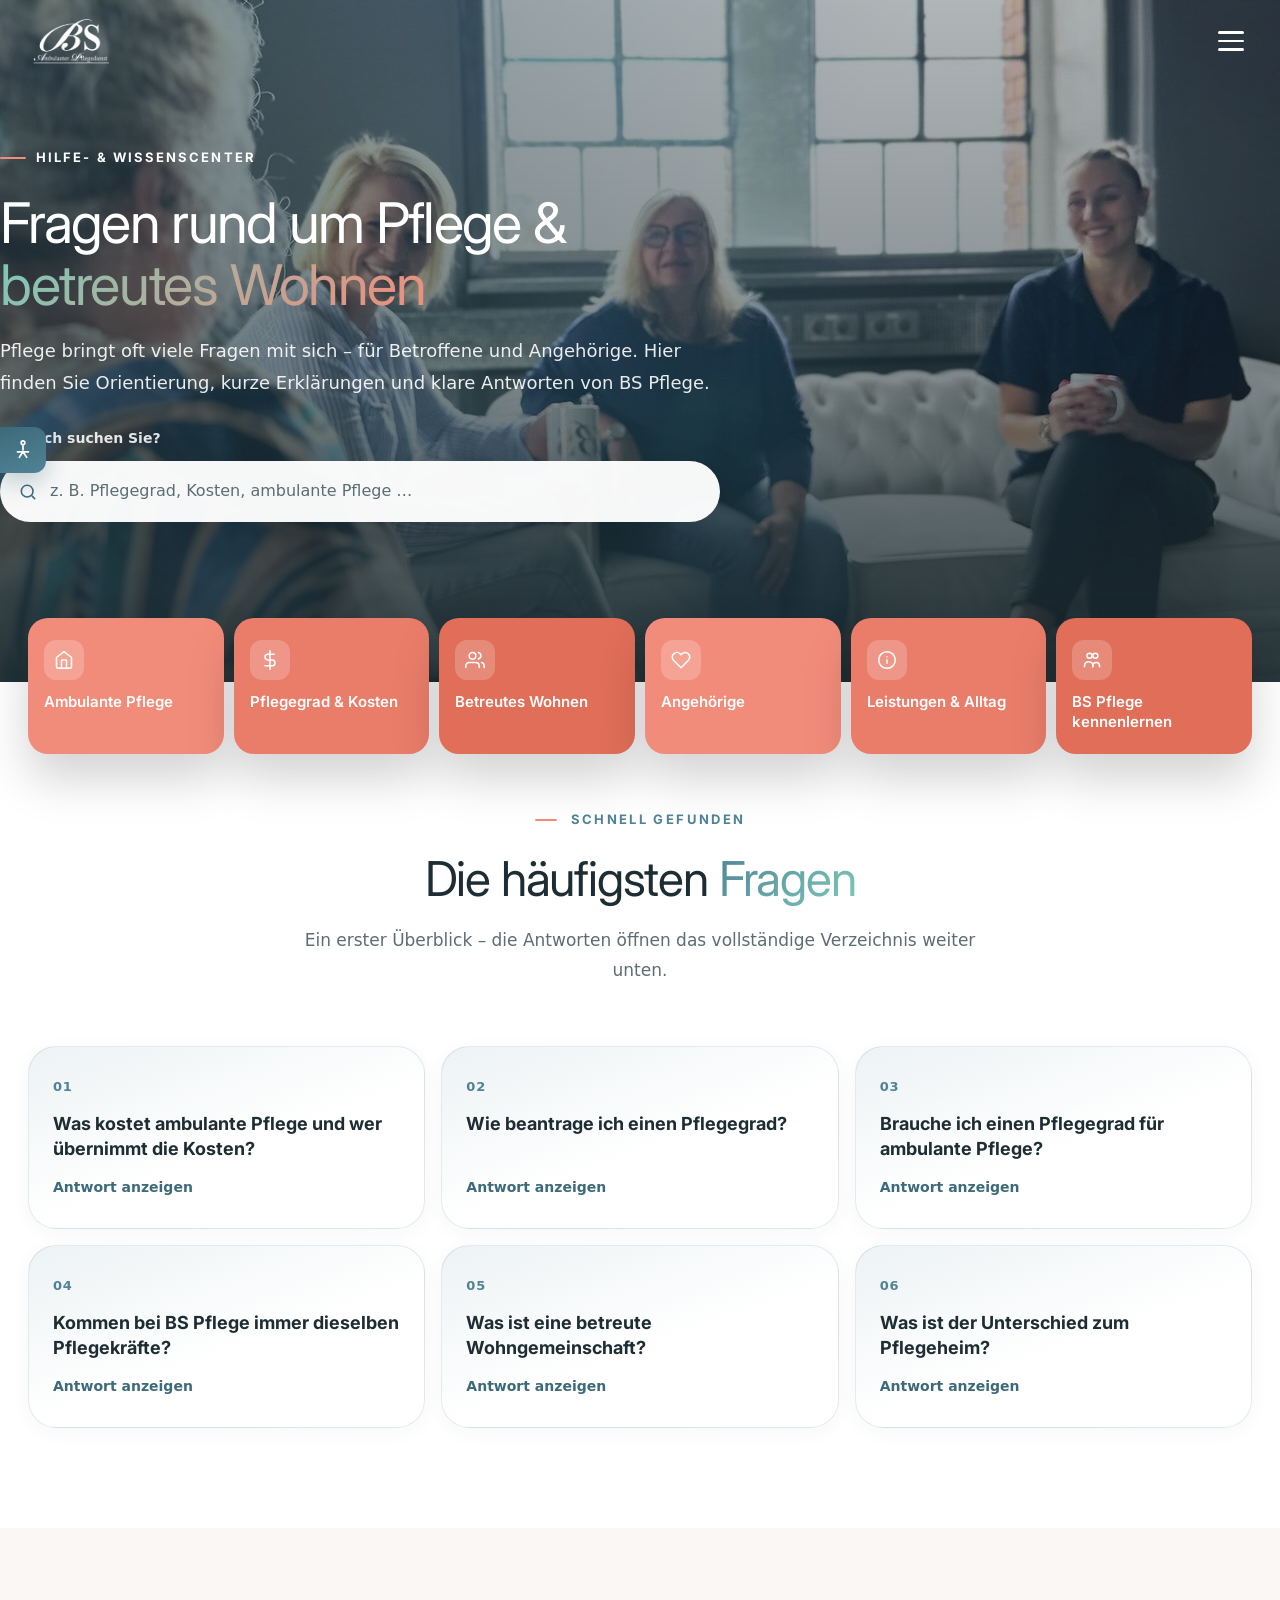
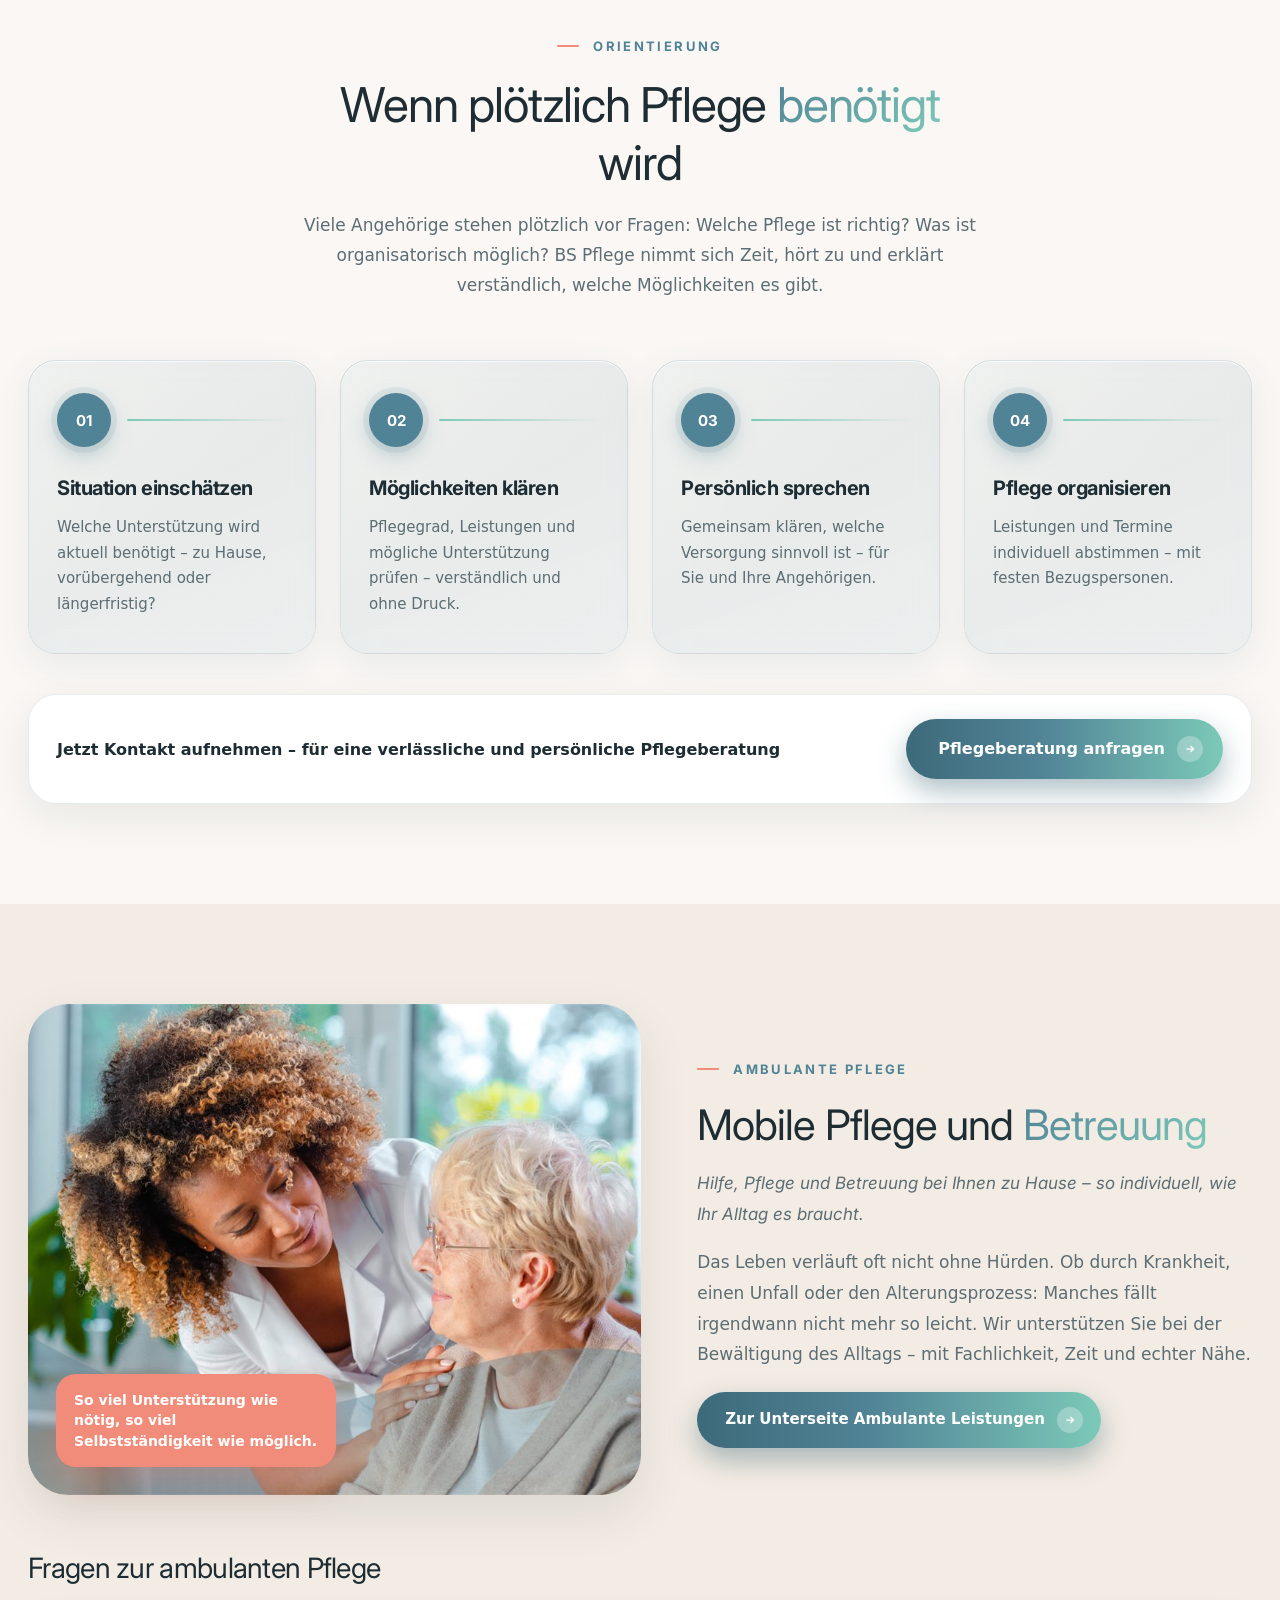
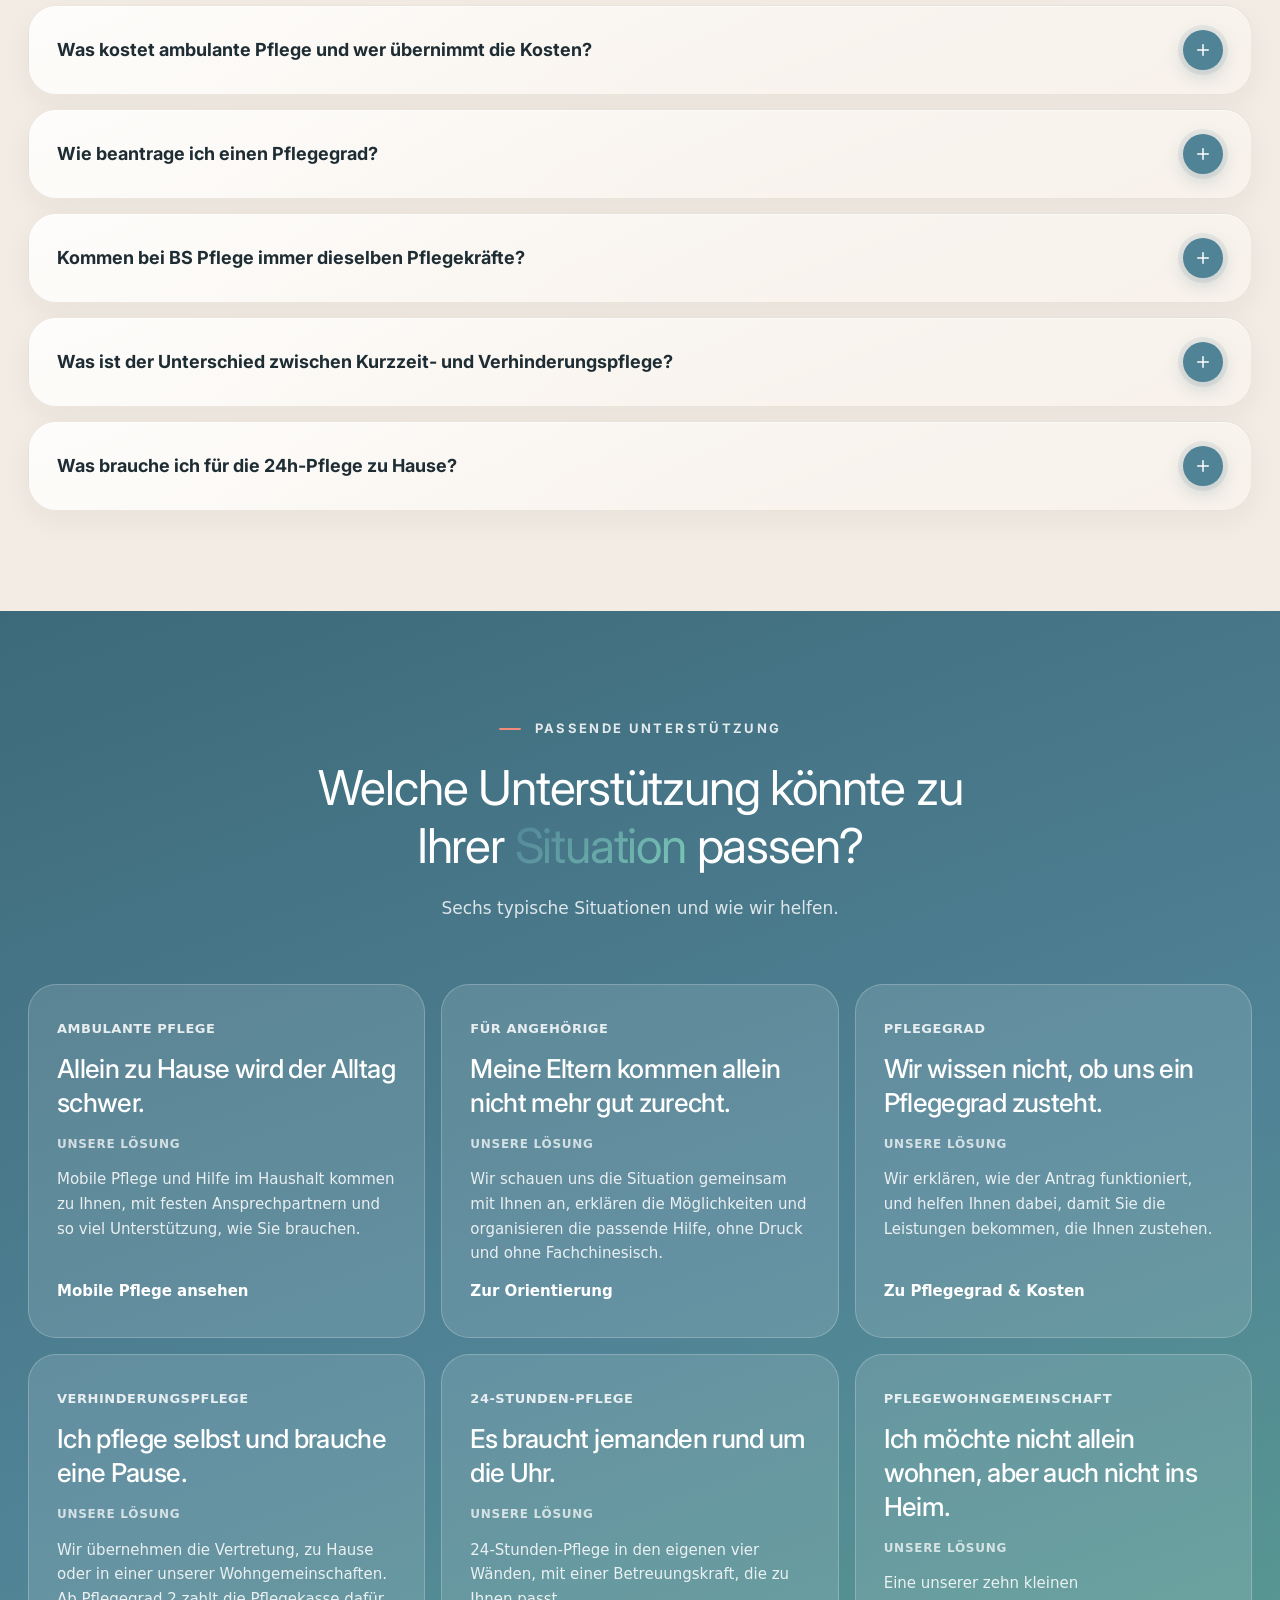
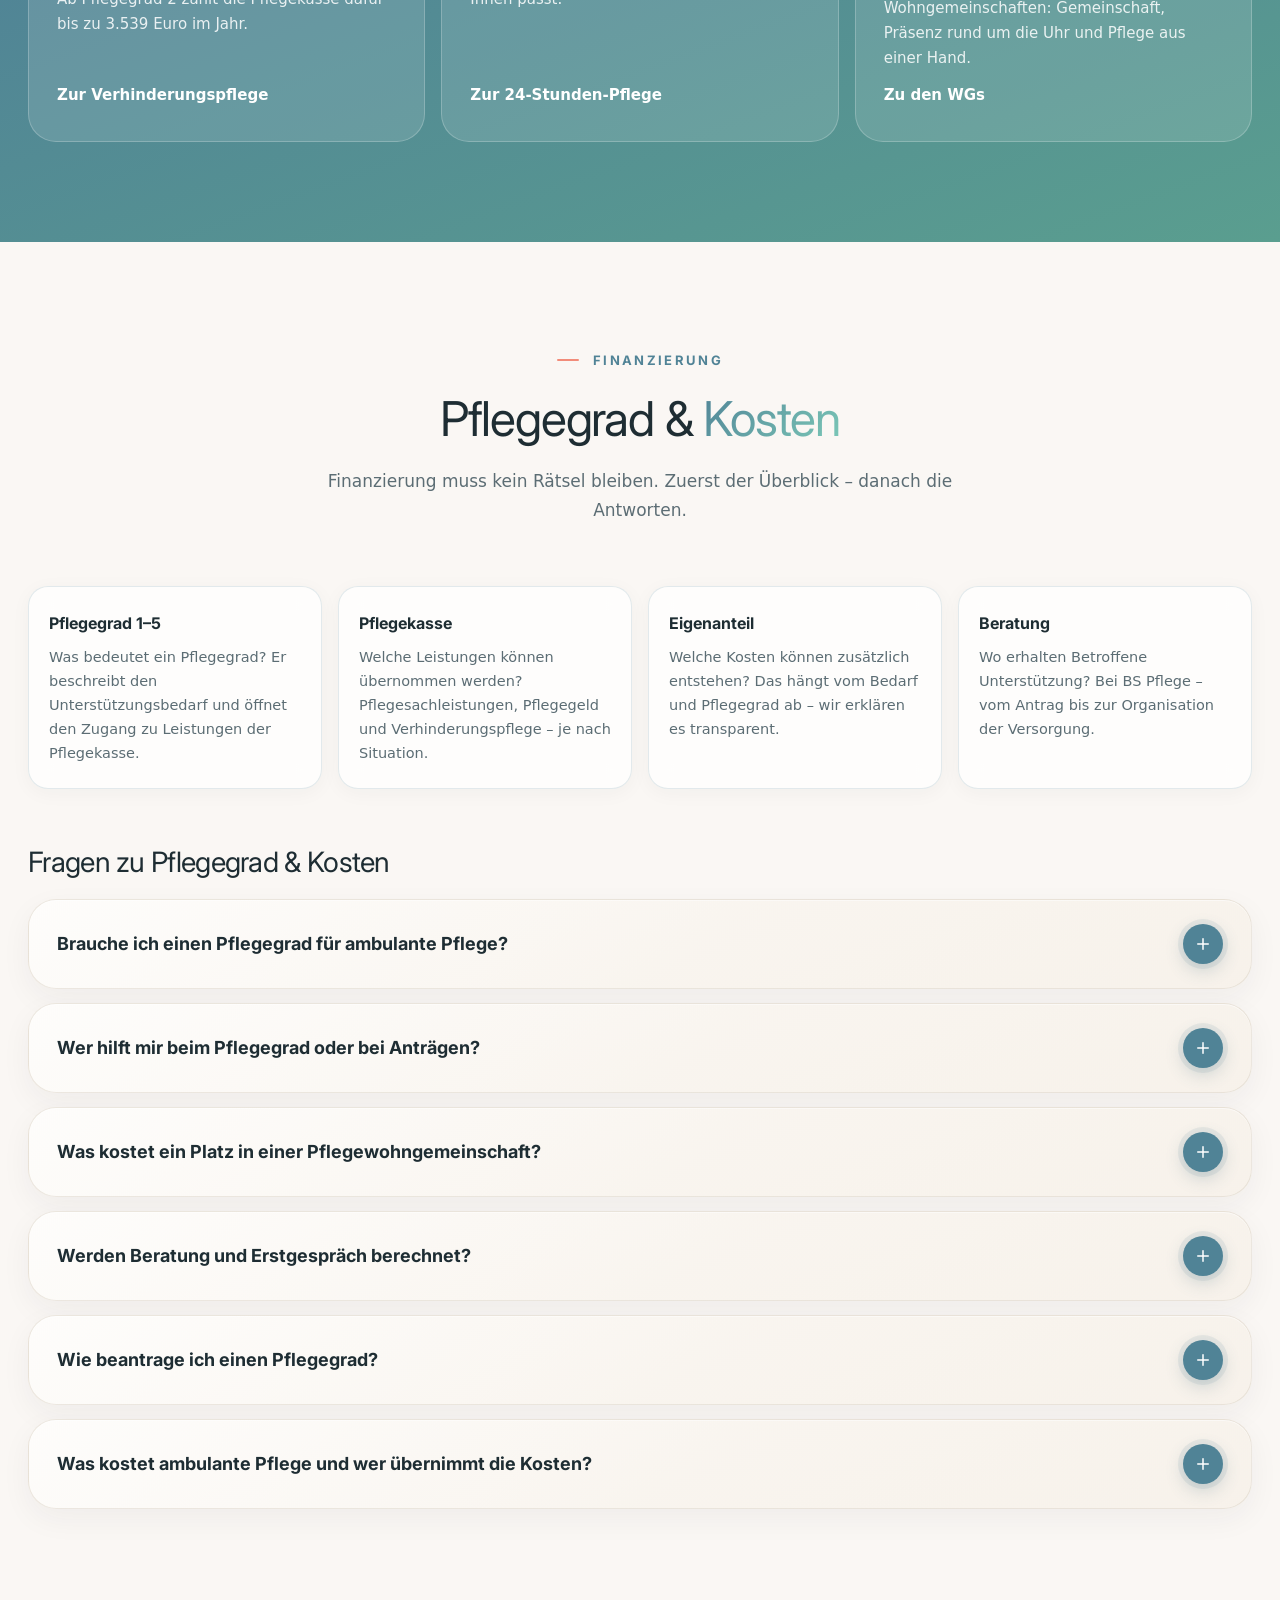
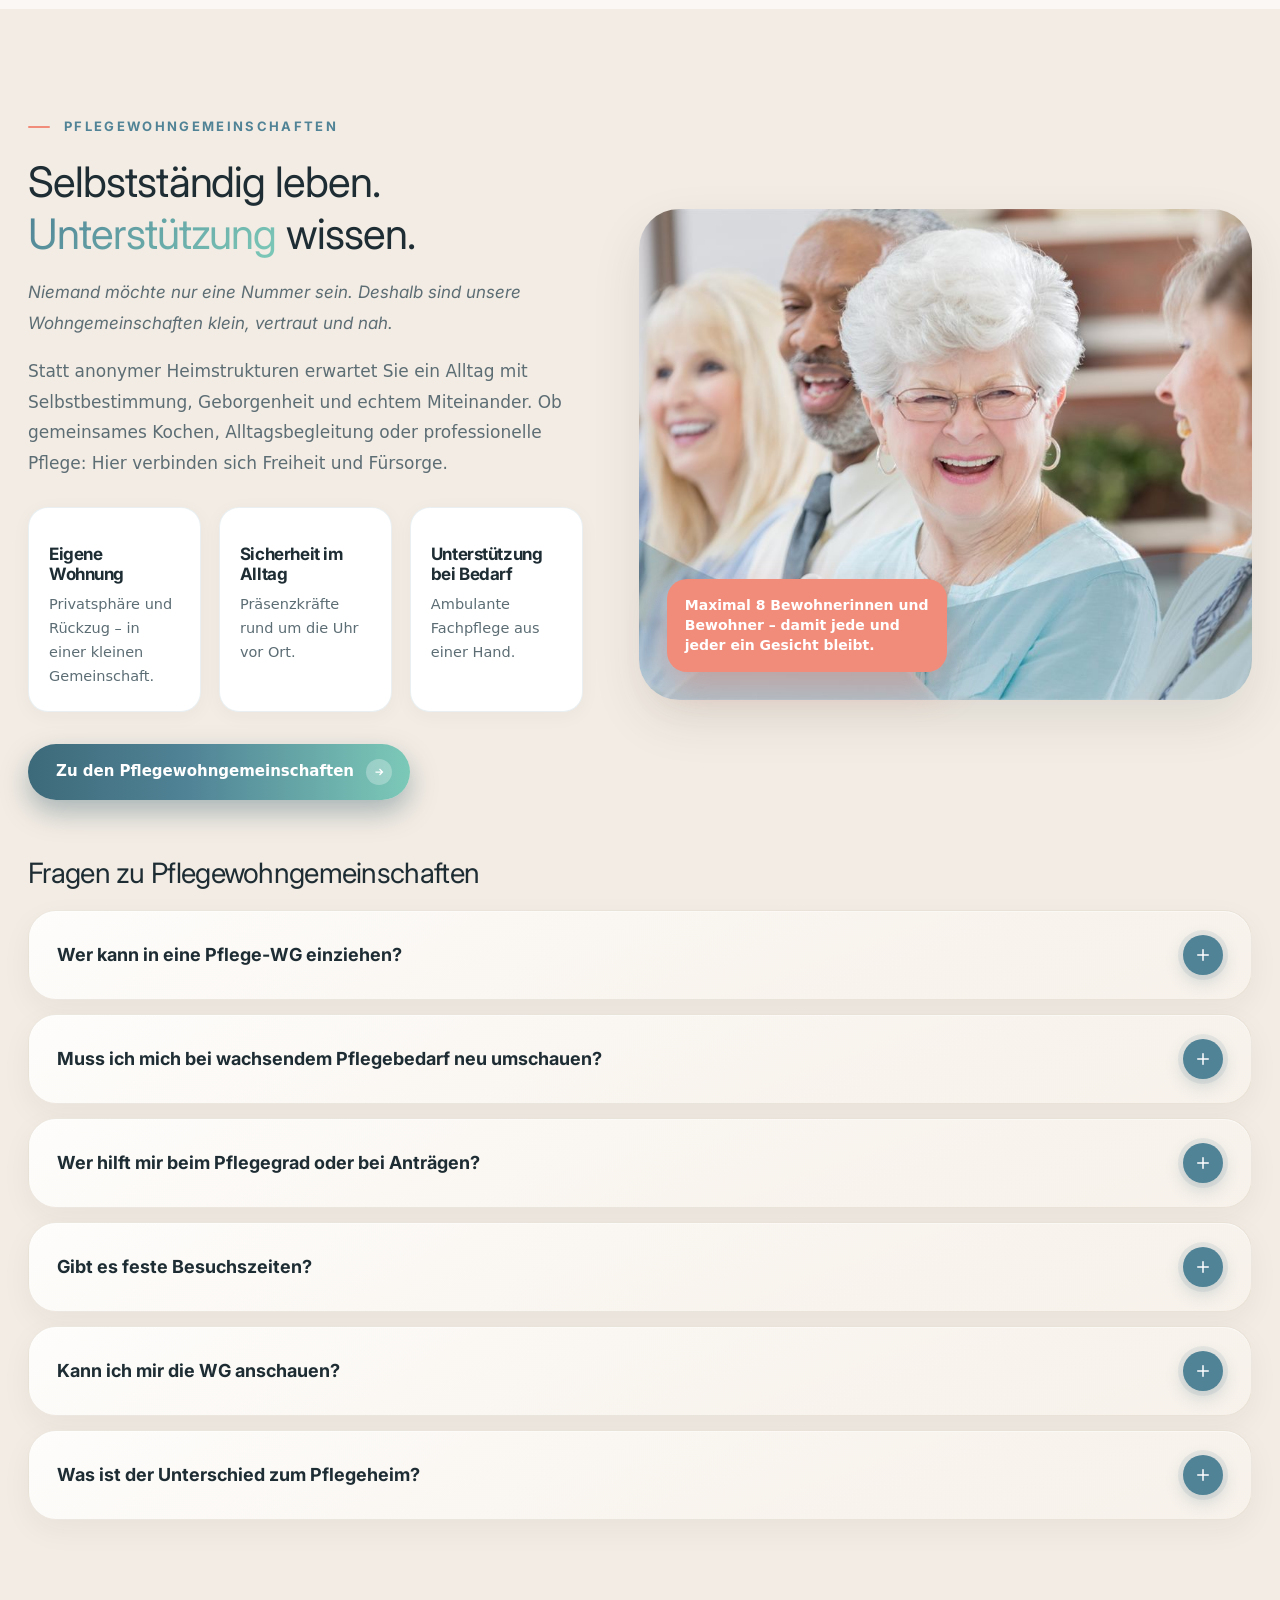
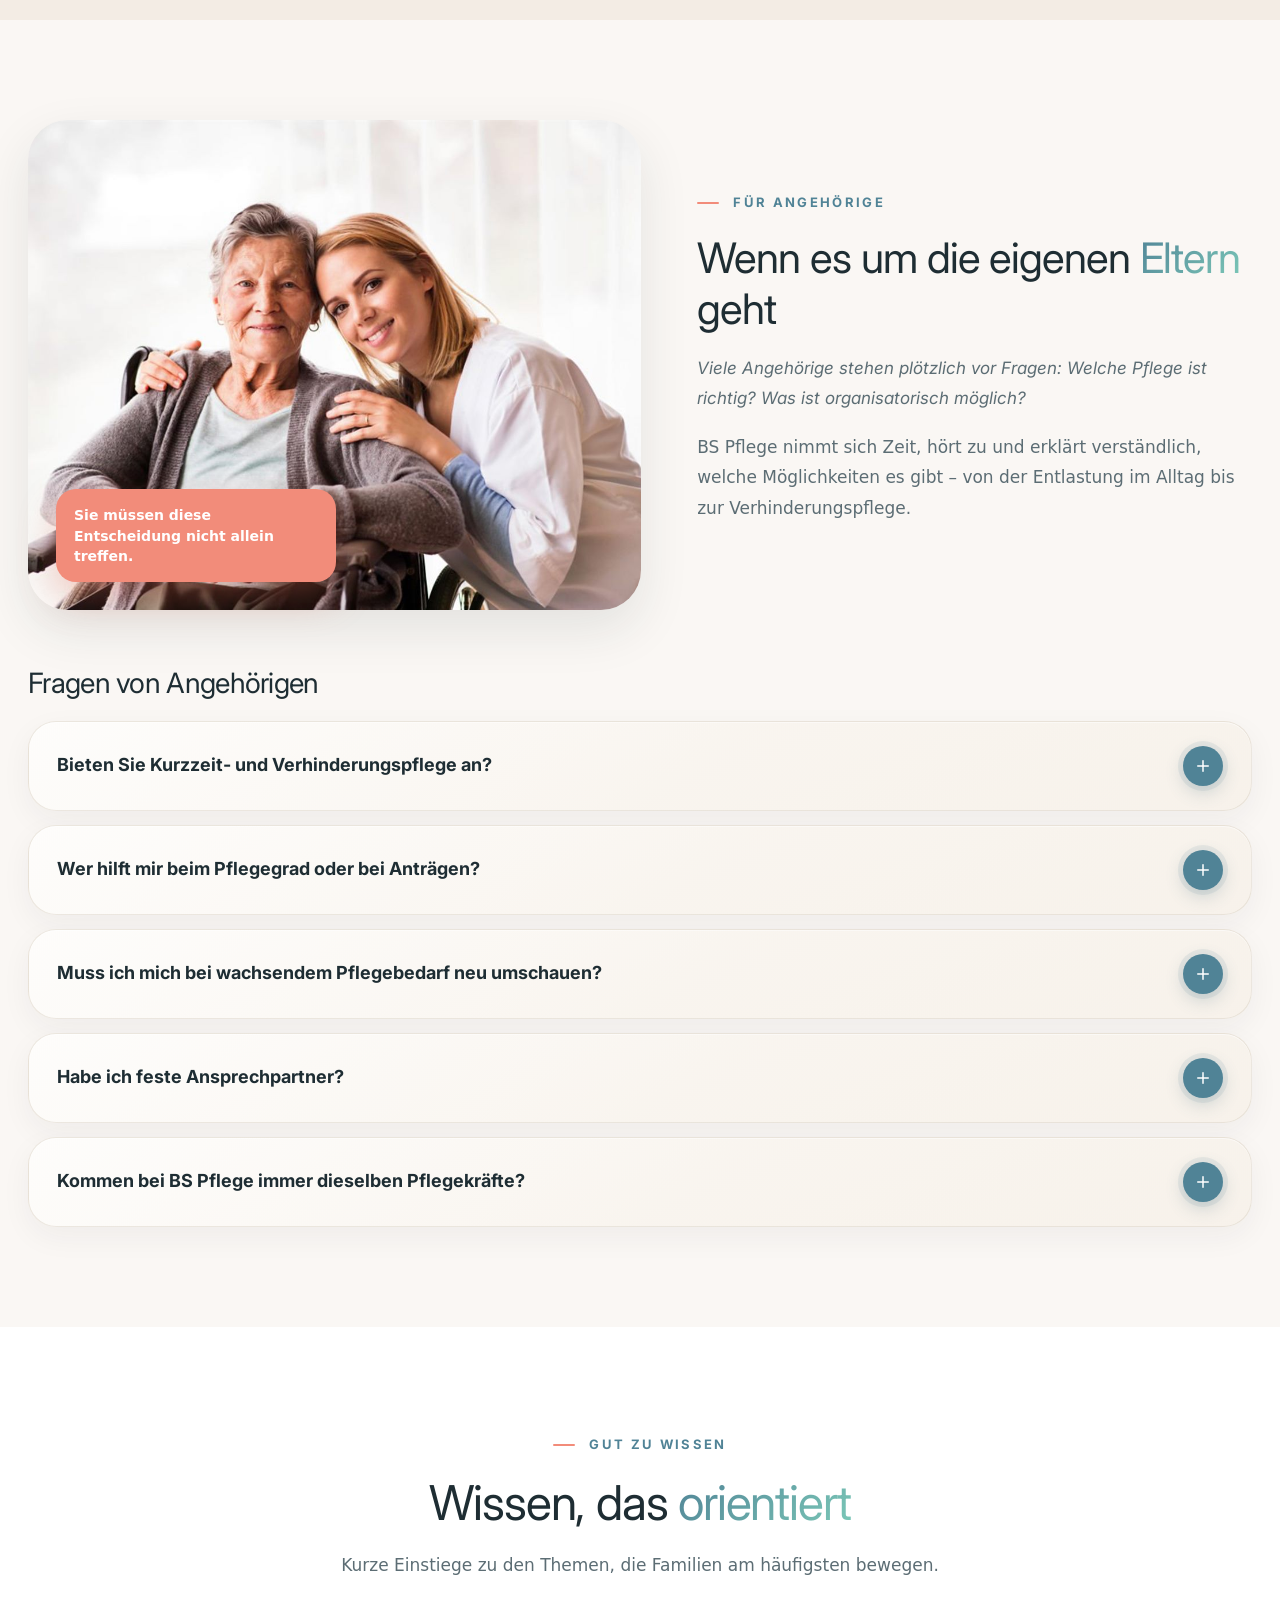
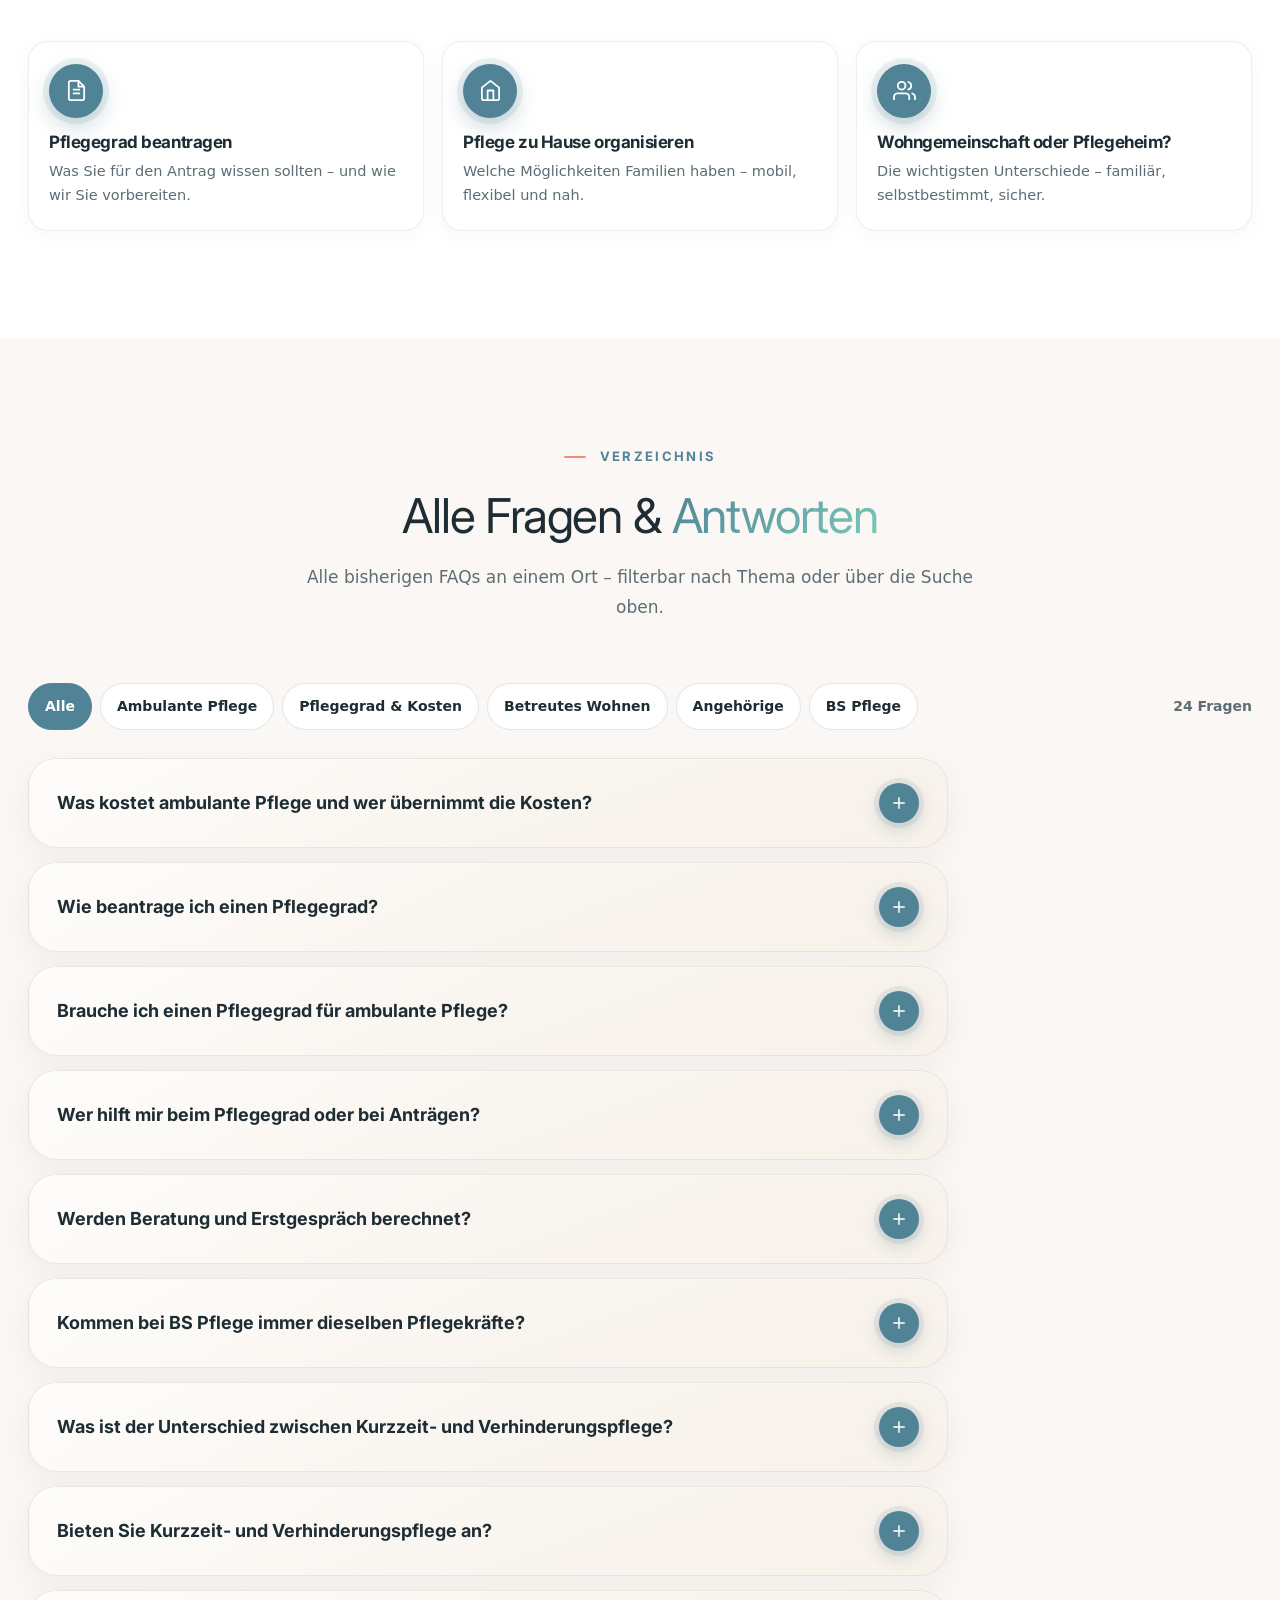
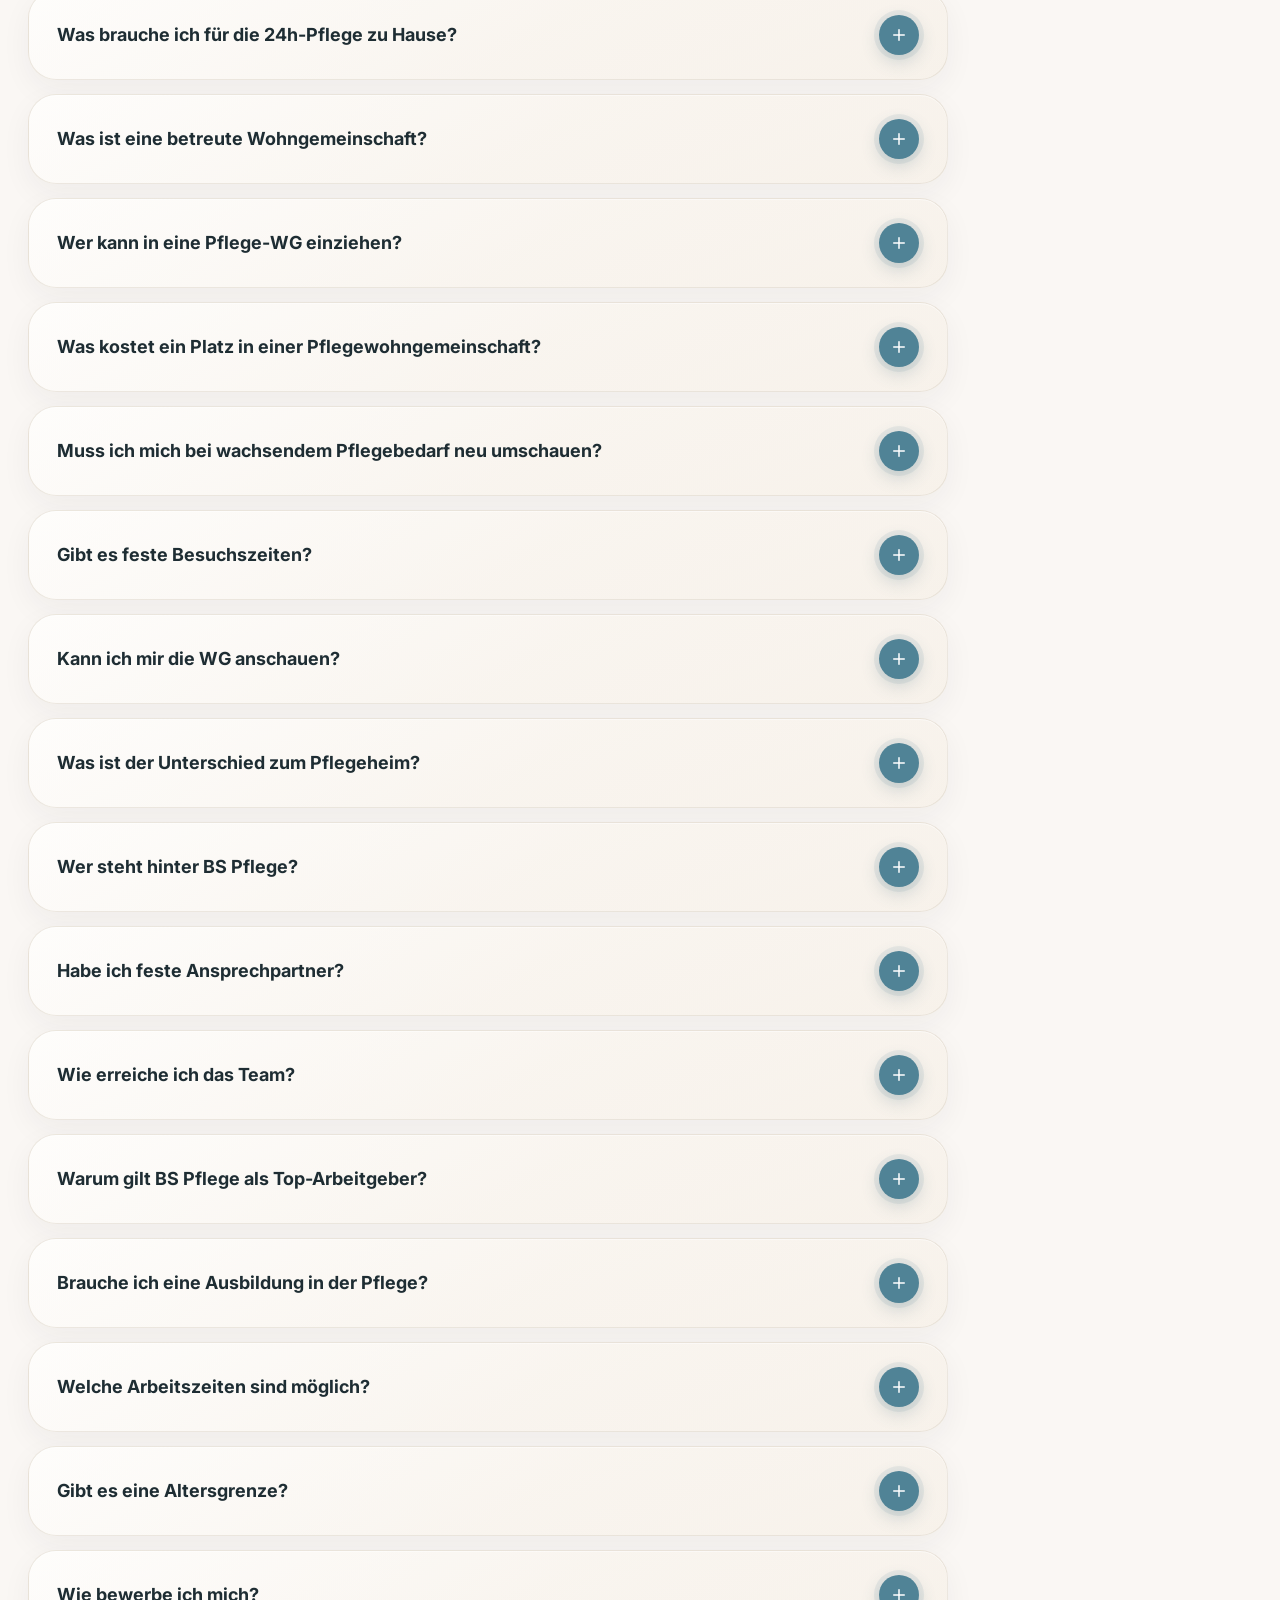
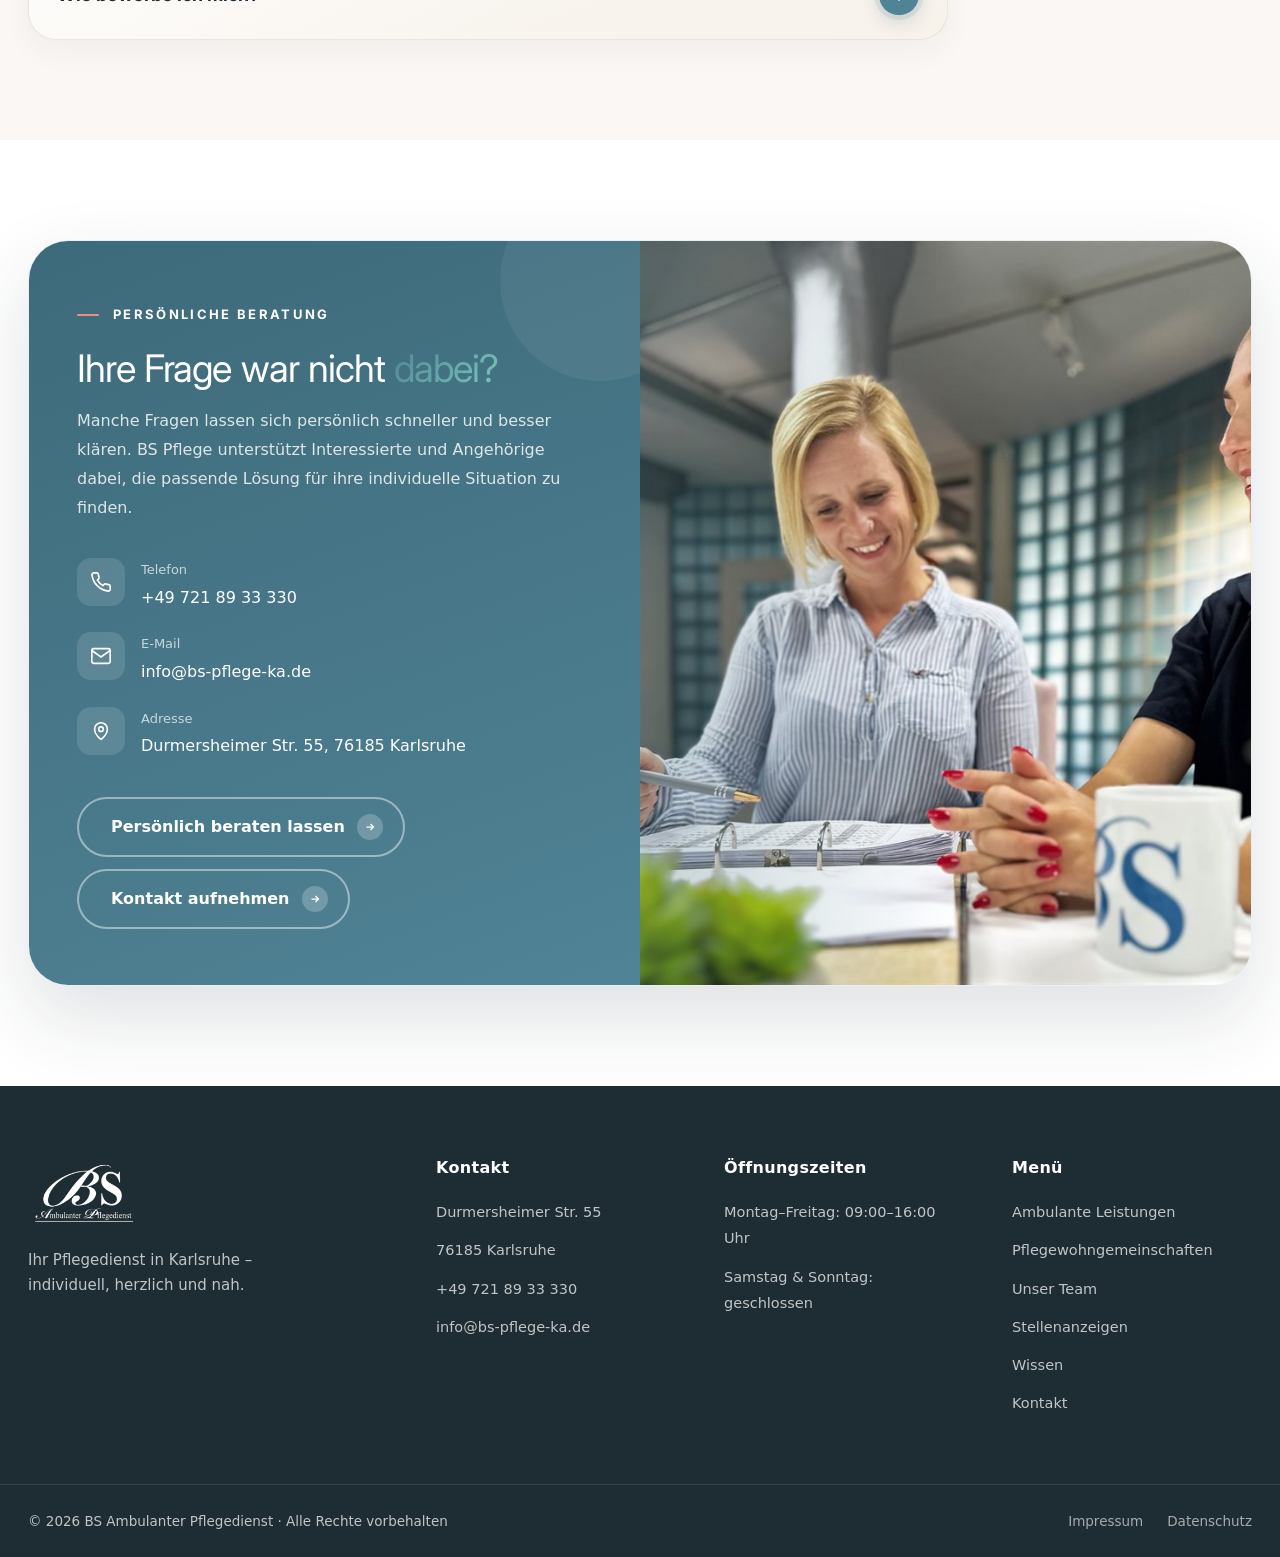
<file: faq.html>
﻿<!DOCTYPE html>
<html lang="de">
<head>
  <meta charset="UTF-8" />
  <meta name="viewport" content="width=device-width, initial-scale=1.0" />

  <title>FAQ Pflege Karlsruhe | Orientierung zu Kosten, Pflegegrad &amp; Alltag | BS Pflege</title>
  <meta name="description" content="Hilfe- und Wissenscenter von BS Pflege Karlsruhe: Antworten zu ambulanter Pflege, Pflegegrad &amp; Kosten, Pflegewohngemeinschaften und Fragen von Angehörigen – verständlich und persönlich." />
  <meta name="keywords" content="FAQ Pflege Karlsruhe, Pflegegrad beantragen, Kosten ambulante Pflege, Verhinderungspflege, Pflegewohngemeinschaft Fragen, 24h Pflege FAQ, BS Pflege" />
  <meta name="author" content="BS Ambulanter Pflegedienst" />
  <meta name="robots" content="index, follow" />
  <link rel="canonical" href="https://www.bs-pflege-ka.de/faq/" />

  <meta property="og:type" content="website" />
  <meta property="og:locale" content="de_DE" />
  <meta property="og:title" content="FAQ &amp; Orientierung | BS Pflege Karlsruhe" />
  <meta property="og:description" content="Fragen rund um Pflege und betreute Wohngemeinschaften – klar beantwortet, mit Orientierung für Angehörige und Pflegebedürftige." />
  <meta property="og:url" content="https://www.bs-pflege-ka.de/faq/" />
  <meta property="og:image" content="assets/img/beratung.jpg" />
  <meta property="og:site_name" content="BS Ambulanter Pflegedienst" />

  <link rel="icon" href="assets/img/favicon.jpeg" />
  <link rel="apple-touch-icon" href="assets/img/favicon.jpeg" />
  <link rel="preconnect" href="https://fonts.googleapis.com" />
  <link rel="preconnect" href="https://fonts.gstatic.com" crossorigin />
  <link href="https://fonts.googleapis.com/css2?family=Inter:wght@400;500;600;700;800&family=Google+Sans+Flex:wght@100..900&display=swap" rel="stylesheet" />
  <link rel="stylesheet" href="assets/css/style.css?v=20260929a" />
  <noscript><style>.reveal{opacity:1!important;transform:none!important;}</style></noscript>
  <script>
  (function () {
    try {
      var s = JSON.parse(localStorage.getItem("bs-a11y") || "{}");
      var root = document.documentElement;
      var scales = { sm: 0.875, lg: 1.125, xl: 1.25 };
      if (s.font && s.font !== "normal" && scales[s.font]) {
        root.setAttribute("data-a11y-font", s.font);
        root.style.zoom = scales[s.font];
      }
      if (s.contrast) root.classList.add("a11y-contrast");
      if (s.underline) root.classList.add("a11y-underline-links");
      if (s.motion) root.classList.add("a11y-reduced-motion");
      if (s.lineHeight) root.classList.add("a11y-line-height");
    } catch (e) {}
  })();
  </script>
  <script type="application/ld+json">
  {
    "@context": "https://schema.org",
    "@type": "MedicalBusiness",
    "name": "BS Ambulanter Pflegedienst",
    "url": "https://www.bs-pflege-ka.de/faq/",
    "telephone": "+49 721 8933330",
    "email": "info@bs-pflege-ka.de",
    "description": "Hilfe- und Wissenscenter zu ambulanter Pflege, Pflegegraden, Kosten und Pflegewohngemeinschaften bei BS Pflege Karlsruhe.",
    "address": {
      "@type": "PostalAddress",
      "streetAddress": "Durmersheimer Str. 55",
      "addressLocality": "Karlsruhe",
      "postalCode": "76185",
      "addressCountry": "DE"
    },
    "areaServed": "Karlsruhe"
  }
  </script>
  <script type="application/ld+json">
  {
    "@context": "https://schema.org",
    "@type": "BreadcrumbList",
    "itemListElement": [
      { "@type": "ListItem", "position": 1, "name": "Startseite", "item": "https://www.bs-pflege-ka.de/" },
      { "@type": "ListItem", "position": 2, "name": "FAQ", "item": "https://www.bs-pflege-ka.de/faq/" }
    ]
  }
  </script>
  <script type="application/ld+json">
  {
    "@context": "https://schema.org",
    "@type": "FAQPage",
    "mainEntity": [
      { "@type": "Question", "name": "Was kostet ambulante Pflege und wer übernimmt die Kosten?", "acceptedAnswer": { "@type": "Answer", "text": "Die Kosten hängen vom Pflegegrad und den benötigten Leistungen ab. Die Pflegekasse übernimmt einen Teil der Pflegesachleistungen und des Pflegegeldes. Wir beraten Sie transparent, welche Leistungen für Sie in Frage kommen und welche Kosten auf Sie zukommen können." } },
      { "@type": "Question", "name": "Wie beantrage ich einen Pflegegrad?", "acceptedAnswer": { "@type": "Answer", "text": "Sie wenden sich an Ihre Pflegekasse und stellen einen Antrag auf Pflegegrad. Ein MDK-Gutachter bewertet den Pflegebedarf. Wir unterstützen Sie bei der Vorbereitung und erklären verständlich, welche Unterlagen sinnvoll sind." } },
      { "@type": "Question", "name": "Brauche ich einen Pflegegrad für ambulante Pflege?", "acceptedAnswer": { "@type": "Answer", "text": "Für Leistungen der Pflegeversicherung in der Regel ja. Ohne Pflegegrad können gewünschte Leistungen privat vereinbart werden. Wir prüfen gemeinsam, was in Ihrer Situation möglich und sinnvoll ist – und helfen beim Antrag, falls noch keiner vorliegt." } },
      { "@type": "Question", "name": "Kommen bei BS Pflege immer dieselben Pflegekräfte?", "acceptedAnswer": { "@type": "Answer", "text": "Ja. Vertrauen entsteht durch Kontinuität. Deshalb setzen wir auf feste Bezugspersonen, die Sie kennenlernen und die Ihren Alltag sowie Ihre Wünsche kennen." } },
      { "@type": "Question", "name": "Was ist eine betreute Wohngemeinschaft?", "acceptedAnswer": { "@type": "Answer", "text": "In einer betreuten Wohngemeinschaft leben mehrere Menschen gemeinsam in einer Wohnung und werden individuell betreut. Es gibt Anschluss, gemeinsame Aktivitäten und trotzdem Rückzugsmöglichkeiten – eine liebevolle Alternative zum Pflegeheim." } },
      { "@type": "Question", "name": "Was ist der Unterschied zum Pflegeheim?", "acceptedAnswer": { "@type": "Answer", "text": "Mehr Mitbestimmung, familiäre Atmosphäre und weniger Anonymität – bei gleicher Sicherheit und professioneller Versorgung. Kleine Gruppen mit maximal acht Bewohnerinnen und Bewohnern machen den Unterschied." } },
      { "@type": "Question", "name": "Was brauche ich für die 24h-Pflege zu Hause?", "acceptedAnswer": { "@type": "Answer", "text": "Wichtig ist vor allem ein separater Schlafplatz für die Betreuungskraft. Alles Weitere – Auswahl, Planung und Abstimmung mit dem ambulanten Pflegedienst – organisieren wir gemeinsam mit Ihnen." } },
      { "@type": "Question", "name": "Wer hilft mir beim Pflegegrad oder bei Anträgen?", "acceptedAnswer": { "@type": "Answer", "text": "Wir. Wir unterstützen aktiv bei Anträgen zur Pflegeversicherung, Sozialhilfe, gesetzlicher Betreuung und im Austausch mit den Krankenkassen. Sie sind nicht allein." } },
      { "@type": "Question", "name": "Wer steht hinter BS Pflege?", "acceptedAnswer": { "@type": "Answer", "text": "2013 gründete Britta Schmid BS Ambulanter Pflegedienst. Heute arbeiten rund 100 Mitarbeitende in Pflege, Betreuung und Verwaltung gemeinsam für eine individuelle Versorgung in Karlsruhe." } },
      { "@type": "Question", "name": "Wie erreiche ich das Team?", "acceptedAnswer": { "@type": "Answer", "text": "Telefonisch unter +49 721 89 33 330, per E-Mail an info@bs-pflege-ka.de oder vor Ort nach Termin in der Durmersheimer Str. 55 in Karlsruhe. Montag bis Freitag von 09:00 bis 16:00 Uhr." } }
    ]
  }
  </script>
</head>
<body class="page-sub page-faq">
  <a class="skip-link" href="#main">Zum Inhalt springen</a>

  <div class="page-hero-shell">
  <section class="page-hero" aria-label="FAQ und Orientierung">
    <div class="page-hero__media" aria-hidden="true">
      <img src="assets/img/beratung.jpg" alt="" width="1280" height="853" fetchpriority="high" />
    </div>
    <div class="page-hero__overlay" aria-hidden="true"></div>

    <header class="header header--overlay" id="header">
      <div class="container header__inner">
        <a class="header__logo" href="index.html" aria-label="BS Ambulanter Pflegedienst – Startseite">
          <img class="header__logo-light" src="assets/img/logo-white.png" alt="BS Ambulanter Pflegedienst Karlsruhe" width="180" height="112" />
          <img class="header__logo-dark" src="assets/img/logo-dark.png" alt="" width="180" height="112" aria-hidden="true" />
        </a>
        <nav class="nav" id="nav" aria-label="Hauptnavigation">
          <button class="nav__close" id="navClose" aria-label="Menü schließen">&times;</button>
          <ul class="nav__list">
            <li><a href="index.html" class="nav__link">Startseite</a></li>
            <li><a href="ambulante-leistungen.html" class="nav__link">Ambulante Leistungen</a></li>
            <li><a href="pflegewohngemeinschaften.html" class="nav__link">Pflegewohngemeinschaften</a></li>
            <li><a href="unser-team.html" class="nav__link">Unser Team</a></li>
            <li><a href="stellenanzeigen.html" class="nav__link">Stellenanzeigen</a></li>
            <li><a href="faq.html" class="nav__link active" aria-current="page">Wissen</a></li>
            <li><a href="kontakt.html" class="nav__link">Kontakt</a></li>
          </ul>
          <a href="kontakt.html" class="btn btn--primary nav__cta">
            Beratung anfragen
            <span class="btn__arrow"><svg viewBox="0 0 24 24"><path d="M5 12h14M13 6l6 6-6 6"/></svg></span>
          </a>
        </nav>
        <button class="nav__toggle" id="navToggle" aria-label="Menü öffnen" aria-expanded="false">
          <span></span><span></span><span></span>
        </button>
      </div>
    </header>

    <div class="container page-hero__body page-hero__body--faq">
      <span class="hero__eyebrow">Hilfe- &amp; Wissenscenter</span>
      <h1 class="page-hero__title">Fragen rund um Pflege &amp; <span class="headline-serif headline-serif--hero">betreutes Wohnen</span></h1>
      <p class="page-hero__lead">
        Pflege bringt oft viele Fragen mit sich – für Betroffene und Angehörige.
        Hier finden Sie Orientierung, kurze Erklärungen und klare Antworten von BS Pflege.
      </p>

      <form class="faq-search reveal" role="search" action="#faq-verzeichnis" onsubmit="return false;">
        <label class="faq-search__label" for="faqSearch">Wonach suchen Sie?</label>
        <div class="faq-search__field">
          <span class="faq-search__icon" aria-hidden="true">
            <svg viewBox="0 0 24 24"><circle cx="11" cy="11" r="7"/><path d="M20 20l-3-3"/></svg>
          </span>
          <input id="faqSearch" class="faq-search__input" type="search" placeholder="z. B. Pflegegrad, Kosten, ambulante Pflege …" autocomplete="off" />
        </div>
      </form>
    </div>
  </section>

  <div class="hero__cards hero__cards--services hero__cards--faq-topics">
    <div class="container">
      <div class="faq-topics reveal" role="navigation" aria-label="Themenbereiche">
        <a class="faq-topic" href="#thema-ambulant">
          <span class="faq-topic__icon" aria-hidden="true"><svg viewBox="0 0 24 24"><path d="M3 9l9-7 9 7v11a2 2 0 0 1-2 2H5a2 2 0 0 1-2-2z"/><path d="M9 22V12h6v10"/></svg></span>
          <span class="faq-topic__title">Ambulante Pflege</span>
        </a>
        <a class="faq-topic" href="#pflegegrade-kosten">
          <span class="faq-topic__icon" aria-hidden="true"><svg viewBox="0 0 24 24"><path d="M12 1v22M17 5H9.5a3.5 3.5 0 0 0 0 7h5a3.5 3.5 0 0 1 0 7H6"/></svg></span>
          <span class="faq-topic__title">Pflegegrad &amp; Kosten</span>
        </a>
        <a class="faq-topic" href="#thema-wg">
          <span class="faq-topic__icon" aria-hidden="true"><svg viewBox="0 0 24 24"><path d="M17 21v-2a4 4 0 0 0-4-4H5a4 4 0 0 0-4 4v2"/><circle cx="9" cy="7" r="4"/><path d="M23 21v-2a4 4 0 0 0-3-3.87M16 3.13a4 4 0 0 1 0 7.75"/></svg></span>
          <span class="faq-topic__title">Betreutes Wohnen</span>
        </a>
        <a class="faq-topic" href="#fuer-angehoerige">
          <span class="faq-topic__icon" aria-hidden="true"><svg viewBox="0 0 24 24"><path d="M20.84 4.61a5.5 5.5 0 0 0-7.78 0L12 5.67l-1.06-1.06a5.5 5.5 0 0 0-7.78 7.78l1.06 1.06L12 21.23l7.78-7.78 1.06-1.06a5.5 5.5 0 0 0 0-7.78z"/></svg></span>
          <span class="faq-topic__title">Angehörige</span>
        </a>
        <a class="faq-topic" href="#gut-zu-wissen">
          <span class="faq-topic__icon" aria-hidden="true"><svg viewBox="0 0 24 24"><circle cx="12" cy="12" r="10"/><path d="M12 16v-4M12 8h.01"/></svg></span>
          <span class="faq-topic__title">Leistungen &amp; Alltag</span>
        </a>
        <a class="faq-topic" href="#faq-verzeichnis">
          <span class="faq-topic__icon" aria-hidden="true"><svg viewBox="0 0 24 24"><circle cx="9" cy="7" r="3"/><circle cx="16" cy="7" r="3"/><path d="M3 20v-1a5 5 0 0 1 10 0v1"/><path d="M13 20v-1a4 4 0 0 1 8 0v1"/></svg></span>
          <span class="faq-topic__title">BS Pflege kennenlernen</span>
        </a>
      </div>
    </div>
  </div>
  </div>

  <main id="main">

    <!-- 2. HÄUFIGSTE FRAGEN -->
    <section class="faq-hub" id="haeufigste">
      <div class="container">
        <header class="section-head reveal">
          <span class="section-label">Schnell gefunden</span>
          <h2>Die häufigsten <span class="headline-serif">Fragen</span></h2>
          <p class="section-head__sub">
            Ein erster Überblick – die Antworten öffnen das vollständige Verzeichnis weiter unten.
          </p>
        </header>

        <div class="faq-spotlight reveal">
          <button type="button" class="faq-spotlight__card" data-faq-open="dir-kosten">
            <span class="faq-spotlight__num">01</span>
            <span class="faq-spotlight__q">Was kostet ambulante Pflege und wer übernimmt die Kosten?</span>
            <span class="faq-spotlight__hint">Antwort anzeigen</span>
          </button>
          <button type="button" class="faq-spotlight__card" data-faq-open="dir-pg">
            <span class="faq-spotlight__num">02</span>
            <span class="faq-spotlight__q">Wie beantrage ich einen Pflegegrad?</span>
            <span class="faq-spotlight__hint">Antwort anzeigen</span>
          </button>
          <button type="button" class="faq-spotlight__card" data-faq-open="dir-need">
            <span class="faq-spotlight__num">03</span>
            <span class="faq-spotlight__q">Brauche ich einen Pflegegrad für ambulante Pflege?</span>
            <span class="faq-spotlight__hint">Antwort anzeigen</span>
          </button>
          <button type="button" class="faq-spotlight__card" data-faq-open="dir-bezug">
            <span class="faq-spotlight__num">04</span>
            <span class="faq-spotlight__q">Kommen bei BS Pflege immer dieselben Pflegekräfte?</span>
            <span class="faq-spotlight__hint">Antwort anzeigen</span>
          </button>
          <button type="button" class="faq-spotlight__card" data-faq-open="dir-wgdef">
            <span class="faq-spotlight__num">05</span>
            <span class="faq-spotlight__q">Was ist eine betreute Wohngemeinschaft?</span>
            <span class="faq-spotlight__hint">Antwort anzeigen</span>
          </button>
          <button type="button" class="faq-spotlight__card" data-faq-open="dir-heim">
            <span class="faq-spotlight__num">06</span>
            <span class="faq-spotlight__q">Was ist der Unterschied zum Pflegeheim?</span>
            <span class="faq-spotlight__hint">Antwort anzeigen</span>
          </button>
        </div>
      </div>
    </section>

    <!-- 3. PROZESS BREAK -->
    <section class="relatives faq-process" id="wenn-pflege-kommt">
      <div class="container">
        <header class="section-head reveal">
          <span class="section-label">Orientierung</span>
          <h2>Wenn plötzlich Pflege <span class="headline-serif">benötigt</span> wird</h2>
          <p class="section-head__sub">
            Viele Angehörige stehen plötzlich vor Fragen: Welche Pflege ist richtig? Was ist
            organisatorisch möglich? BS Pflege nimmt sich Zeit, hört zu und erklärt verständlich,
            welche Möglichkeiten es gibt.
          </p>
        </header>

        <div class="process process--four reveal">
          <article class="process__card">
            <div class="process__top">
              <span class="process__num">01</span>
              <span class="process__line" aria-hidden="true"></span>
            </div>
            <h3>Situation einschätzen</h3>
            <p>Welche Unterstützung wird aktuell benötigt – zu Hause, vorübergehend oder längerfristig?</p>
          </article>
          <article class="process__card">
            <div class="process__top">
              <span class="process__num">02</span>
              <span class="process__line" aria-hidden="true"></span>
            </div>
            <h3>Möglichkeiten klären</h3>
            <p>Pflegegrad, Leistungen und mögliche Unterstützung prüfen – verständlich und ohne Druck.</p>
          </article>
          <article class="process__card">
            <div class="process__top">
              <span class="process__num">03</span>
              <span class="process__line" aria-hidden="true"></span>
            </div>
            <h3>Persönlich sprechen</h3>
            <p>Gemeinsam klären, welche Versorgung sinnvoll ist – für Sie und Ihre Angehörigen.</p>
          </article>
          <article class="process__card">
            <div class="process__top">
              <span class="process__num">04</span>
              <span class="process__line" aria-hidden="true"></span>
            </div>
            <h3>Pflege organisieren</h3>
            <p>Leistungen und Termine individuell abstimmen – mit festen Bezugspersonen.</p>
          </article>
        </div>

        <div class="relatives__cta reveal">
          <p class="relatives__cta-text">Jetzt Kontakt aufnehmen – für eine verlässliche und persönliche Pflegeberatung</p>
          <a href="kontakt.html" class="btn btn--primary btn--lg relatives__cta-btn">
            Pflegeberatung anfragen
            <span class="btn__arrow"><svg viewBox="0 0 24 24"><path d="M5 12h14M13 6l6 6-6 6"/></svg></span>
          </a>
        </div>
      </div>
    </section>

    <!-- 4. AMBULANTE PFLEGE -->
    <section class="service-block" id="thema-ambulant">
      <div class="container">
        <div class="service-block__grid">
          <div class="service-block__media reveal">
            <img src="assets/img/pflege-1.jpg" alt="Mobile Pflege und Betreuung zu Hause durch das Team von BS Pflege Karlsruhe" width="1280" height="667" loading="lazy" />
            <div class="service-block__badge">So viel Unterstützung wie nötig, so viel Selbstständigkeit wie möglich.</div>
          </div>
          <div class="service-block__text reveal">
            <span class="section-label">Ambulante Pflege</span>
            <h2>Mobile Pflege und <span class="headline-serif">Betreuung</span></h2>
            <p class="intro__lead">Hilfe, Pflege und Betreuung bei Ihnen zu Hause – so individuell, wie Ihr Alltag es braucht.</p>
            <p>
              Das Leben verläuft oft nicht ohne Hürden. Ob durch Krankheit, einen Unfall oder den
              Alterungsprozess: Manches fällt irgendwann nicht mehr so leicht. Wir unterstützen Sie
              bei der Bewältigung des Alltags – mit Fachlichkeit, Zeit und echter Nähe.
            </p>
            <a href="ambulante-leistungen.html" class="btn btn--primary">
              Zur Unterseite Ambulante Leistungen
              <span class="btn__arrow"><svg viewBox="0 0 24 24"><path d="M5 12h14M13 6l6 6-6 6"/></svg></span>
            </a>
          </div>
        </div>

        <div class="faq-inline reveal">
          <h3 class="faq-inline__title">Fragen zur ambulanten Pflege</h3>
          <div class="faq__list">
              <article class="faq__item" id="faq-a-kosten" data-cat="ambulant kosten">
                <h3 class="faq__question">
                  <button class="faq__trigger" type="button" aria-expanded="false" aria-controls="a-p-faq-a-kosten" id="a-faq-a-kosten">
                    <span>Was kostet ambulante Pflege und wer übernimmt die Kosten?</span>
                    <span class="faq__toggle" aria-hidden="true"><svg viewBox="0 0 24 24"><path d="M12 5v14M5 12h14"/></svg></span>
                  </button>
                </h3>
                <div class="faq__panel" id="a-p-faq-a-kosten" role="region" aria-labelledby="a-faq-a-kosten" hidden>
                  <p>Die Kosten hängen vom Pflegegrad und den benötigten Leistungen ab. Die Pflegekasse übernimmt einen Teil der Pflegesachleistungen und des Pflegegeldes. Wir beraten Sie transparent, welche Leistungen für Sie in Frage kommen und welche Kosten auf Sie zukommen können.</p>
                </div>
              </article>

              <article class="faq__item" id="faq-a-pg" data-cat="ambulant kosten">
                <h3 class="faq__question">
                  <button class="faq__trigger" type="button" aria-expanded="false" aria-controls="a-p-faq-a-pg" id="a-faq-a-pg">
                    <span>Wie beantrage ich einen Pflegegrad?</span>
                    <span class="faq__toggle" aria-hidden="true"><svg viewBox="0 0 24 24"><path d="M12 5v14M5 12h14"/></svg></span>
                  </button>
                </h3>
                <div class="faq__panel" id="a-p-faq-a-pg" role="region" aria-labelledby="a-faq-a-pg" hidden>
                  <p>Sie wenden sich an Ihre Pflegekasse und stellen einen Antrag auf Pflegegrad. Ein MDK-Gutachter bewertet den Pflegebedarf. Wir unterstützen Sie bei der Vorbereitung und erklären verständlich, welche Unterlagen sinnvoll sind.</p>
                </div>
              </article>

              <article class="faq__item" id="faq-a-bezug" data-cat="ambulant team">
                <h3 class="faq__question">
                  <button class="faq__trigger" type="button" aria-expanded="false" aria-controls="a-p-faq-a-bezug" id="a-faq-a-bezug">
                    <span>Kommen bei BS Pflege immer dieselben Pflegekräfte?</span>
                    <span class="faq__toggle" aria-hidden="true"><svg viewBox="0 0 24 24"><path d="M12 5v14M5 12h14"/></svg></span>
                  </button>
                </h3>
                <div class="faq__panel" id="a-p-faq-a-bezug" role="region" aria-labelledby="a-faq-a-bezug" hidden>
                  <p>Ja. Vertrauen entsteht durch Kontinuität. Deshalb setzen wir auf feste Bezugspersonen, die Sie kennenlernen und die Ihren Alltag sowie Ihre Wünsche kennen.</p>
                </div>
              </article>

              <article class="faq__item" id="faq-a-diff" data-cat="ambulant angehoerige">
                <h3 class="faq__question">
                  <button class="faq__trigger" type="button" aria-expanded="false" aria-controls="a-p-faq-a-diff" id="a-faq-a-diff">
                    <span>Was ist der Unterschied zwischen Kurzzeit- und Verhinderungspflege?</span>
                    <span class="faq__toggle" aria-hidden="true"><svg viewBox="0 0 24 24"><path d="M12 5v14M5 12h14"/></svg></span>
                  </button>
                </h3>
                <div class="faq__panel" id="a-p-faq-a-diff" role="region" aria-labelledby="a-faq-a-diff" hidden>
                  <p>Kurzzeitpflege entlastet nach einem Krankenhausaufenthalt oder in Übergangssituationen. Verhinderungspflege springt ein, wenn Angehörige vorübergehend nicht pflegen können – zum Beispiel im Urlaub oder bei Krankheit. Beides lässt sich flexibel zu Hause oder in einer unserer Wohngemeinschaften organisieren.</p>
                </div>
              </article>

              <article class="faq__item" id="faq-a-24h" data-cat="ambulant">
                <h3 class="faq__question">
                  <button class="faq__trigger" type="button" aria-expanded="false" aria-controls="a-p-faq-a-24h" id="a-faq-a-24h">
                    <span>Was brauche ich für die 24h-Pflege zu Hause?</span>
                    <span class="faq__toggle" aria-hidden="true"><svg viewBox="0 0 24 24"><path d="M12 5v14M5 12h14"/></svg></span>
                  </button>
                </h3>
                <div class="faq__panel" id="a-p-faq-a-24h" role="region" aria-labelledby="a-faq-a-24h" hidden>
                  <p>Wichtig ist vor allem ein separater Schlafplatz für die Betreuungskraft. Alles Weitere – Auswahl, Planung und Abstimmung mit dem ambulanten Pflegedienst – organisieren wir gemeinsam mit Ihnen.</p>
                </div>
              </article>

          </div>
        </div>
      </div>
    </section>

    <!-- 5. ENTSCHEIDUNGSBEREICH -->
    <section class="faq-decide" id="welche-unterstuetzung">
      <div class="container">
        <header class="section-head reveal">
          <span class="section-label">Passende Unterstützung</span>
          <h2>Welche Unterstützung könnte zu Ihrer <span class="headline-serif">Situation</span> passen?</h2>
          <p class="section-head__sub">Sechs typische Situationen und wie wir helfen.</p>
        </header>
        <div class="faq-decide__grid reveal">
          <a class="faq-decide__card" href="ambulante-leistungen.html#mobile-pflege">
            <span class="faq-decide__label">Ambulante Pflege</span>
            <h3>Allein zu Hause wird der Alltag schwer.</h3>
            <span class="faq-decide__solution">Unsere Lösung</span>
            <p>Mobile Pflege und Hilfe im Haushalt kommen zu Ihnen, mit festen Ansprechpartnern und so viel Unterstützung, wie Sie brauchen.</p>
            <span class="faq-decide__link">Mobile Pflege ansehen</span>
          </a>
          <a class="faq-decide__card faq-decide__card--mid" href="#fuer-angehoerige">
            <span class="faq-decide__label">Für Angehörige</span>
            <h3>Meine Eltern kommen allein nicht mehr gut zurecht.</h3>
            <span class="faq-decide__solution">Unsere Lösung</span>
            <p>Wir schauen uns die Situation gemeinsam mit Ihnen an, erklären die Möglichkeiten und organisieren die passende Hilfe, ohne Druck und ohne Fachchinesisch.</p>
            <span class="faq-decide__link">Zur Orientierung</span>
          </a>
          <a class="faq-decide__card faq-decide__card--alt" href="#pflegegrade-kosten">
            <span class="faq-decide__label">Pflegegrad</span>
            <h3>Wir wissen nicht, ob uns ein Pflegegrad zusteht.</h3>
            <span class="faq-decide__solution">Unsere Lösung</span>
            <p>Wir erklären, wie der Antrag funktioniert, und helfen Ihnen dabei, damit Sie die Leistungen bekommen, die Ihnen zustehen.</p>
            <span class="faq-decide__link">Zu Pflegegrad &amp; Kosten</span>
          </a>
          <a class="faq-decide__card" href="ambulante-leistungen.html#kurzzeitpflege">
            <span class="faq-decide__label">Verhinderungspflege</span>
            <h3>Ich pflege selbst und brauche eine Pause.</h3>
            <span class="faq-decide__solution">Unsere Lösung</span>
            <p>Wir übernehmen die Vertretung, zu Hause oder in einer unserer Wohngemeinschaften. Ab Pflegegrad 2 zahlt die Pflegekasse dafür bis zu 3.539 Euro im Jahr.</p>
            <span class="faq-decide__link">Zur Verhinderungspflege</span>
          </a>
          <a class="faq-decide__card faq-decide__card--mid" href="ambulante-leistungen.html#24h-pflege">
            <span class="faq-decide__label">24-Stunden-Pflege</span>
            <h3>Es braucht jemanden rund um die Uhr.</h3>
            <span class="faq-decide__solution">Unsere Lösung</span>
            <p>24-Stunden-Pflege in den eigenen vier Wänden, mit einer Betreuungskraft, die zu Ihnen passt.</p>
            <span class="faq-decide__link">Zur 24-Stunden-Pflege</span>
          </a>
          <a class="faq-decide__card faq-decide__card--alt" href="pflegewohngemeinschaften.html">
            <span class="faq-decide__label">Pflegewohngemeinschaft</span>
            <h3>Ich möchte nicht allein wohnen, aber auch nicht ins Heim.</h3>
            <span class="faq-decide__solution">Unsere Lösung</span>
            <p>Eine unserer zehn kleinen Wohngemeinschaften: Gemeinschaft, Präsenz rund um die Uhr und Pflege aus einer Hand.</p>
            <span class="faq-decide__link">Zu den WGs</span>
          </a>
        </div>
      </div>
    </section>

    <!-- 6. PFLEGEGRAD & KOSTEN -->
    <section class="service-block service-block--alt" id="pflegegrade-kosten">
      <div class="container">
        <header class="section-head reveal">
          <span class="section-label">Finanzierung</span>
          <h2>Pflegegrad &amp; <span class="headline-serif">Kosten</span></h2>
          <p class="section-head__sub">
            Finanzierung muss kein Rätsel bleiben. Zuerst der Überblick – danach die Antworten.
          </p>
        </header>

        <div class="faq-info reveal">
          <div class="faq-info__item">
            <strong>Pflegegrad 1–5</strong>
            <p>Was bedeutet ein Pflegegrad? Er beschreibt den Unterstützungsbedarf und öffnet den Zugang zu Leistungen der Pflegekasse.</p>
          </div>
          <div class="faq-info__item">
            <strong>Pflegekasse</strong>
            <p>Welche Leistungen können übernommen werden? Pflegesachleistungen, Pflegegeld und Verhinderungspflege – je nach Situation.</p>
          </div>
          <div class="faq-info__item">
            <strong>Eigenanteil</strong>
            <p>Welche Kosten können zusätzlich entstehen? Das hängt vom Bedarf und Pflegegrad ab – wir erklären es transparent.</p>
          </div>
          <div class="faq-info__item">
            <strong>Beratung</strong>
            <p>Wo erhalten Betroffene Unterstützung? Bei BS Pflege – vom Antrag bis zur Organisation der Versorgung.</p>
          </div>
        </div>

        <div class="faq-inline reveal">
          <h3 class="faq-inline__title">Fragen zu Pflegegrad &amp; Kosten</h3>
          <div class="faq__list">
              <article class="faq__item" id="faq-k-need" data-cat="kosten ambulant">
                <h3 class="faq__question">
                  <button class="faq__trigger" type="button" aria-expanded="false" aria-controls="k-p-faq-k-need" id="k-faq-k-need">
                    <span>Brauche ich einen Pflegegrad für ambulante Pflege?</span>
                    <span class="faq__toggle" aria-hidden="true"><svg viewBox="0 0 24 24"><path d="M12 5v14M5 12h14"/></svg></span>
                  </button>
                </h3>
                <div class="faq__panel" id="k-p-faq-k-need" role="region" aria-labelledby="k-faq-k-need" hidden>
                  <p>Für Leistungen der Pflegeversicherung in der Regel ja. Ohne Pflegegrad können gewünschte Leistungen privat vereinbart werden. Wir prüfen gemeinsam, was in Ihrer Situation möglich und sinnvoll ist – und helfen beim Antrag, falls noch keiner vorliegt.</p>
                </div>
              </article>

              <article class="faq__item" id="faq-k-hilfe" data-cat="kosten angehoerige">
                <h3 class="faq__question">
                  <button class="faq__trigger" type="button" aria-expanded="false" aria-controls="k-p-faq-k-hilfe" id="k-faq-k-hilfe">
                    <span>Wer hilft mir beim Pflegegrad oder bei Anträgen?</span>
                    <span class="faq__toggle" aria-hidden="true"><svg viewBox="0 0 24 24"><path d="M12 5v14M5 12h14"/></svg></span>
                  </button>
                </h3>
                <div class="faq__panel" id="k-p-faq-k-hilfe" role="region" aria-labelledby="k-faq-k-hilfe" hidden>
                  <p>Wir. Wir unterstützen aktiv bei Anträgen zur Pflegeversicherung, Sozialhilfe, gesetzlicher Betreuung und im Austausch mit den Krankenkassen. Sie sind nicht allein.</p>
                </div>
              </article>

              <article class="faq__item" id="faq-k-wg" data-cat="kosten wg">
                <h3 class="faq__question">
                  <button class="faq__trigger" type="button" aria-expanded="false" aria-controls="k-p-faq-k-wg" id="k-faq-k-wg">
                    <span>Was kostet ein Platz in einer Pflegewohngemeinschaft?</span>
                    <span class="faq__toggle" aria-hidden="true"><svg viewBox="0 0 24 24"><path d="M12 5v14M5 12h14"/></svg></span>
                  </button>
                </h3>
                <div class="faq__panel" id="k-p-faq-k-wg" role="region" aria-labelledby="k-faq-k-wg" hidden>
                  <p>Die Kosten setzen sich aus Wohnen, Betreuung und pflegerischen Leistungen zusammen und hängen vom individuellen Bedarf und Pflegegrad ab. Wir erstellen mit Ihnen eine transparente Übersicht und klären, welche Anteile die Pflegekasse oder Sozialhilfeträger übernehmen können.</p>
                </div>
              </article>

              <article class="faq__item" id="faq-k-erst" data-cat="kosten team">
                <h3 class="faq__question">
                  <button class="faq__trigger" type="button" aria-expanded="false" aria-controls="k-p-faq-k-erst" id="k-faq-k-erst">
                    <span>Werden Beratung und Erstgespräch berechnet?</span>
                    <span class="faq__toggle" aria-hidden="true"><svg viewBox="0 0 24 24"><path d="M12 5v14M5 12h14"/></svg></span>
                  </button>
                </h3>
                <div class="faq__panel" id="k-p-faq-k-erst" role="region" aria-labelledby="k-faq-k-erst" hidden>
                  <p>Das erste Orientierungsgespräch ist für Sie unverbindlich. Wir hören zu, erklären Optionen und geben eine ehrliche Einschätzung – ohne Druck und ohne versteckte Kosten.</p>
                </div>
              </article>

              <article class="faq__item" id="faq-k-pg" data-cat="kosten">
                <h3 class="faq__question">
                  <button class="faq__trigger" type="button" aria-expanded="false" aria-controls="k-p-faq-k-pg" id="k-faq-k-pg">
                    <span>Wie beantrage ich einen Pflegegrad?</span>
                    <span class="faq__toggle" aria-hidden="true"><svg viewBox="0 0 24 24"><path d="M12 5v14M5 12h14"/></svg></span>
                  </button>
                </h3>
                <div class="faq__panel" id="k-p-faq-k-pg" role="region" aria-labelledby="k-faq-k-pg" hidden>
                  <p>Sie wenden sich an Ihre Pflegekasse und stellen einen Antrag auf Pflegegrad. Ein MDK-Gutachter bewertet den Pflegebedarf. Wir unterstützen Sie bei der Vorbereitung und erklären verständlich, welche Unterlagen sinnvoll sind.</p>
                </div>
              </article>

              <article class="faq__item" id="faq-k-kosten" data-cat="kosten ambulant">
                <h3 class="faq__question">
                  <button class="faq__trigger" type="button" aria-expanded="false" aria-controls="k-p-faq-k-kosten" id="k-faq-k-kosten">
                    <span>Was kostet ambulante Pflege und wer übernimmt die Kosten?</span>
                    <span class="faq__toggle" aria-hidden="true"><svg viewBox="0 0 24 24"><path d="M12 5v14M5 12h14"/></svg></span>
                  </button>
                </h3>
                <div class="faq__panel" id="k-p-faq-k-kosten" role="region" aria-labelledby="k-faq-k-kosten" hidden>
                  <p>Die Kosten hängen vom Pflegegrad und den benötigten Leistungen ab. Die Pflegekasse übernimmt einen Teil der Pflegesachleistungen und des Pflegegeldes. Wir beraten Sie transparent, welche Leistungen für Sie in Frage kommen und welche Kosten auf Sie zukommen können.</p>
                </div>
              </article>

          </div>
        </div>
      </div>
    </section>

    <!-- 7. BETREUTES WOHNEN / WG -->
    <section class="service-block" id="thema-wg">
      <div class="container">
        <div class="service-block__grid service-block__grid--flip">
          <div class="service-block__media reveal">
            <img src="assets/img/seniorensingen.jpg" alt="Gemeinschaft und Alltag in einer ambulant betreuten Pflegewohngemeinschaft" width="1024" height="768" loading="lazy" />
            <div class="service-block__badge">Maximal 8 Bewohnerinnen und Bewohner – damit jede und jeder ein Gesicht bleibt.</div>
          </div>
          <div class="service-block__text reveal">
            <span class="section-label">Pflegewohngemeinschaften</span>
            <h2>Selbstständig leben. <span class="headline-serif">Unterstützung</span> wissen.</h2>
            <p class="intro__lead">Niemand möchte nur eine Nummer sein. Deshalb sind unsere Wohngemeinschaften klein, vertraut und nah.</p>
            <p>
              Statt anonymer Heimstrukturen erwartet Sie ein Alltag mit Selbstbestimmung,
              Geborgenheit und echtem Miteinander. Ob gemeinsames Kochen, Alltagsbegleitung oder
              professionelle Pflege: Hier verbinden sich Freiheit und Fürsorge.
            </p>
            <div class="pillar-grid" style="margin-top:28px;">
              <article class="pillar-card">
                <h3>Eigene Wohnung</h3>
                <p>Privatsphäre und Rückzug – in einer kleinen Gemeinschaft.</p>
              </article>
              <article class="pillar-card">
                <h3>Sicherheit im Alltag</h3>
                <p>Präsenzkräfte rund um die Uhr vor Ort.</p>
              </article>
              <article class="pillar-card">
                <h3>Unterstützung bei Bedarf</h3>
                <p>Ambulante Fachpflege aus einer Hand.</p>
              </article>
            </div>
            <a href="pflegewohngemeinschaften.html" class="btn btn--primary" style="margin-top:24px;">
              Zu den Pflegewohngemeinschaften
              <span class="btn__arrow"><svg viewBox="0 0 24 24"><path d="M5 12h14M13 6l6 6-6 6"/></svg></span>
            </a>
          </div>
        </div>

        <div class="faq-inline reveal">
          <h3 class="faq-inline__title">Fragen zu Pflegewohngemeinschaften</h3>
          <div class="faq__list">
              <article class="faq__item" id="faq-w-wer" data-cat="wg">
                <h3 class="faq__question">
                  <button class="faq__trigger" type="button" aria-expanded="false" aria-controls="w-p-faq-w-wer" id="w-faq-w-wer">
                    <span>Wer kann in eine Pflege-WG einziehen?</span>
                    <span class="faq__toggle" aria-hidden="true"><svg viewBox="0 0 24 24"><path d="M12 5v14M5 12h14"/></svg></span>
                  </button>
                </h3>
                <div class="faq__panel" id="w-p-faq-w-wer" role="region" aria-labelledby="w-faq-w-wer" hidden>
                  <p>Menschen mit Pflegegrad, die Unterstützung im Alltag brauchen und lieber in Gemeinschaft statt allein oder im klassischen Pflegeheim leben möchten.</p>
                </div>
              </article>

              <article class="faq__item" id="faq-w-wachsend" data-cat="wg angehoerige">
                <h3 class="faq__question">
                  <button class="faq__trigger" type="button" aria-expanded="false" aria-controls="w-p-faq-w-wachsend" id="w-faq-w-wachsend">
                    <span>Muss ich mich bei wachsendem Pflegebedarf neu umschauen?</span>
                    <span class="faq__toggle" aria-hidden="true"><svg viewBox="0 0 24 24"><path d="M12 5v14M5 12h14"/></svg></span>
                  </button>
                </h3>
                <div class="faq__panel" id="w-p-faq-w-wachsend" role="region" aria-labelledby="w-faq-w-wachsend" hidden>
                  <p>Nein. Einer unserer größten Vorteile: Alles kommt aus einer Hand. Vom ambulanten Pflegedienst bis zur 24-Stunden-Betreuung in der Wohngemeinschaft. Sie behalten vertraute Ansprechpartner und oft auch dieselben Pflegekräfte.</p>
                </div>
              </article>

              <article class="faq__item" id="faq-w-hilfe" data-cat="wg kosten angehoerige">
                <h3 class="faq__question">
                  <button class="faq__trigger" type="button" aria-expanded="false" aria-controls="w-p-faq-w-hilfe" id="w-faq-w-hilfe">
                    <span>Wer hilft mir beim Pflegegrad oder bei Anträgen?</span>
                    <span class="faq__toggle" aria-hidden="true"><svg viewBox="0 0 24 24"><path d="M12 5v14M5 12h14"/></svg></span>
                  </button>
                </h3>
                <div class="faq__panel" id="w-p-faq-w-hilfe" role="region" aria-labelledby="w-faq-w-hilfe" hidden>
                  <p>Wir. Wir unterstützen aktiv bei Anträgen zur Pflegeversicherung, Sozialhilfe, gesetzlicher Betreuung und im Austausch mit den Krankenkassen. Sie sind nicht allein.</p>
                </div>
              </article>

              <article class="faq__item" id="faq-w-besuche" data-cat="wg angehoerige">
                <h3 class="faq__question">
                  <button class="faq__trigger" type="button" aria-expanded="false" aria-controls="w-p-faq-w-besuche" id="w-faq-w-besuche">
                    <span>Gibt es feste Besuchszeiten?</span>
                    <span class="faq__toggle" aria-hidden="true"><svg viewBox="0 0 24 24"><path d="M12 5v14M5 12h14"/></svg></span>
                  </button>
                </h3>
                <div class="faq__panel" id="w-p-faq-w-besuche" role="region" aria-labelledby="w-faq-w-besuche" hidden>
                  <p>Unsere Wohngemeinschaften sind offen für Besuche – im Sinne der Bewohner und ihrer Tagesstruktur. Gerne beraten wir Sie individuell dazu.</p>
                </div>
              </article>

              <article class="faq__item" id="faq-w-schau" data-cat="wg">
                <h3 class="faq__question">
                  <button class="faq__trigger" type="button" aria-expanded="false" aria-controls="w-p-faq-w-schau" id="w-faq-w-schau">
                    <span>Kann ich mir die WG anschauen?</span>
                    <span class="faq__toggle" aria-hidden="true"><svg viewBox="0 0 24 24"><path d="M12 5v14M5 12h14"/></svg></span>
                  </button>
                </h3>
                <div class="faq__panel" id="w-p-faq-w-schau" role="region" aria-labelledby="w-faq-w-schau" hidden>
                  <p>Ja – sehr gern. Wir laden Sie ein, sich vor Ort ein eigenes Bild zu machen und die Atmosphäre kennenzulernen.</p>
                </div>
              </article>

              <article class="faq__item" id="faq-w-heim" data-cat="wg">
                <h3 class="faq__question">
                  <button class="faq__trigger" type="button" aria-expanded="false" aria-controls="w-p-faq-w-heim" id="w-faq-w-heim">
                    <span>Was ist der Unterschied zum Pflegeheim?</span>
                    <span class="faq__toggle" aria-hidden="true"><svg viewBox="0 0 24 24"><path d="M12 5v14M5 12h14"/></svg></span>
                  </button>
                </h3>
                <div class="faq__panel" id="w-p-faq-w-heim" role="region" aria-labelledby="w-faq-w-heim" hidden>
                  <p>Mehr Mitbestimmung, familiäre Atmosphäre und weniger Anonymität – bei gleicher Sicherheit und professioneller Versorgung. Kleine Gruppen mit maximal acht Bewohnerinnen und Bewohnern machen den Unterschied.</p>
                </div>
              </article>

          </div>
        </div>
      </div>
    </section>

    <!-- 8. ANGEHÖRIGE -->
    <section class="service-block service-block--alt" id="fuer-angehoerige">
      <div class="container">
        <div class="service-block__grid">
          <div class="service-block__media reveal">
            <img src="assets/img/care-2.jpg" alt="Entlastung und Beratung für Angehörige bei BS Pflege" width="1024" height="683" loading="lazy" />
            <div class="service-block__badge">Sie müssen diese Entscheidung nicht allein treffen.</div>
          </div>
          <div class="service-block__text reveal">
            <span class="section-label">Für Angehörige</span>
            <h2>Wenn es um die eigenen <span class="headline-serif">Eltern</span> geht</h2>
            <p class="intro__lead">
              Viele Angehörige stehen plötzlich vor Fragen: Welche Pflege ist richtig? Was ist
              organisatorisch möglich?
            </p>
            <p>
              BS Pflege nimmt sich Zeit, hört zu und erklärt verständlich, welche Möglichkeiten es gibt –
              von der Entlastung im Alltag bis zur Verhinderungspflege.
            </p>
          </div>
        </div>

        <div class="faq-inline reveal">
          <h3 class="faq-inline__title">Fragen von Angehörigen</h3>
          <div class="faq__list">
              <article class="faq__item" id="faq-g-kurz" data-cat="angehoerige ambulant">
                <h3 class="faq__question">
                  <button class="faq__trigger" type="button" aria-expanded="false" aria-controls="g-p-faq-g-kurz" id="g-faq-g-kurz">
                    <span>Bieten Sie Kurzzeit- und Verhinderungspflege an?</span>
                    <span class="faq__toggle" aria-hidden="true"><svg viewBox="0 0 24 24"><path d="M12 5v14M5 12h14"/></svg></span>
                  </button>
                </h3>
                <div class="faq__panel" id="g-p-faq-g-kurz" role="region" aria-labelledby="g-faq-g-kurz" hidden>
                  <p>Ja. Kurzzeitpflege entlastet nach einem Krankenhausaufenthalt oder in Übergangssituationen. Verhinderungspflege springt ein, wenn Angehörige vorübergehend nicht pflegen können – zum Beispiel im Urlaub oder bei Krankheit.</p>
                </div>
              </article>

              <article class="faq__item" id="faq-g-hilfe" data-cat="angehoerige kosten">
                <h3 class="faq__question">
                  <button class="faq__trigger" type="button" aria-expanded="false" aria-controls="g-p-faq-g-hilfe" id="g-faq-g-hilfe">
                    <span>Wer hilft mir beim Pflegegrad oder bei Anträgen?</span>
                    <span class="faq__toggle" aria-hidden="true"><svg viewBox="0 0 24 24"><path d="M12 5v14M5 12h14"/></svg></span>
                  </button>
                </h3>
                <div class="faq__panel" id="g-p-faq-g-hilfe" role="region" aria-labelledby="g-faq-g-hilfe" hidden>
                  <p>Wir. Wir unterstützen aktiv bei Anträgen zur Pflegeversicherung, Sozialhilfe, gesetzlicher Betreuung und im Austausch mit den Krankenkassen. Sie sind nicht allein.</p>
                </div>
              </article>

              <article class="faq__item" id="faq-g-wachsend" data-cat="angehoerige wg">
                <h3 class="faq__question">
                  <button class="faq__trigger" type="button" aria-expanded="false" aria-controls="g-p-faq-g-wachsend" id="g-faq-g-wachsend">
                    <span>Muss ich mich bei wachsendem Pflegebedarf neu umschauen?</span>
                    <span class="faq__toggle" aria-hidden="true"><svg viewBox="0 0 24 24"><path d="M12 5v14M5 12h14"/></svg></span>
                  </button>
                </h3>
                <div class="faq__panel" id="g-p-faq-g-wachsend" role="region" aria-labelledby="g-faq-g-wachsend" hidden>
                  <p>Nein. Einer unserer größten Vorteile: Alles kommt aus einer Hand. Vom ambulanten Pflegedienst bis zur 24-Stunden-Betreuung in der Wohngemeinschaft. Sie behalten vertraute Ansprechpartner und oft auch dieselben Pflegekräfte.</p>
                </div>
              </article>

              <article class="faq__item" id="faq-g-ansprech" data-cat="angehoerige team">
                <h3 class="faq__question">
                  <button class="faq__trigger" type="button" aria-expanded="false" aria-controls="g-p-faq-g-ansprech" id="g-faq-g-ansprech">
                    <span>Habe ich feste Ansprechpartner?</span>
                    <span class="faq__toggle" aria-hidden="true"><svg viewBox="0 0 24 24"><path d="M12 5v14M5 12h14"/></svg></span>
                  </button>
                </h3>
                <div class="faq__panel" id="g-p-faq-g-ansprech" role="region" aria-labelledby="g-faq-g-ansprech" hidden>
                  <p>Ja. Wir setzen auf feste Bezugspersonen in der Pflege und klare Ansprechpartner in der Verwaltung – von der Pflegedienstleitung bis zur Abrechnung.</p>
                </div>
              </article>

              <article class="faq__item" id="faq-g-bezug" data-cat="angehoerige ambulant">
                <h3 class="faq__question">
                  <button class="faq__trigger" type="button" aria-expanded="false" aria-controls="g-p-faq-g-bezug" id="g-faq-g-bezug">
                    <span>Kommen bei BS Pflege immer dieselben Pflegekräfte?</span>
                    <span class="faq__toggle" aria-hidden="true"><svg viewBox="0 0 24 24"><path d="M12 5v14M5 12h14"/></svg></span>
                  </button>
                </h3>
                <div class="faq__panel" id="g-p-faq-g-bezug" role="region" aria-labelledby="g-faq-g-bezug" hidden>
                  <p>Ja, Vertrauen entsteht durch Kontinuität. Deshalb setzen wir auf feste Bezugspersonen, die Sie kennenlernen und die Ihren Alltag sowie Ihre Wünsche kennen.</p>
                </div>
              </article>

          </div>
        </div>
      </div>
    </section>

    <!-- 9. GUT ZU WISSEN -->
    <section class="faq-hub" id="gut-zu-wissen">
      <div class="container">
        <header class="section-head reveal">
          <span class="section-label">Gut zu wissen</span>
          <h2>Wissen, das <span class="headline-serif">orientiert</span></h2>
          <p class="section-head__sub">Kurze Einstiege zu den Themen, die Familien am häufigsten bewegen.</p>
        </header>
        <div class="pillar-grid reveal">
          <a class="pillar-card pillar-card--link" href="#pflegegrade-kosten">
            <span class="card-icon" aria-hidden="true"><svg viewBox="0 0 24 24"><path d="M14 2H6a2 2 0 0 0-2 2v16a2 2 0 0 0 2 2h12a2 2 0 0 0 2-2V8z"/><path d="M14 2v6h6M9 15h6M9 11h6"/></svg></span>
            <h3>Pflegegrad beantragen</h3>
            <p>Was Sie für den Antrag wissen sollten – und wie wir Sie vorbereiten.</p>
          </a>
          <a class="pillar-card pillar-card--link" href="ambulante-leistungen.html">
            <span class="card-icon" aria-hidden="true"><svg viewBox="0 0 24 24"><path d="M3 9l9-7 9 7v11a2 2 0 0 1-2 2H5a2 2 0 0 1-2-2z"/><path d="M9 22V12h6v10"/></svg></span>
            <h3>Pflege zu Hause organisieren</h3>
            <p>Welche Möglichkeiten Familien haben – mobil, flexibel und nah.</p>
          </a>
          <a class="pillar-card pillar-card--link" href="#thema-wg">
            <span class="card-icon" aria-hidden="true"><svg viewBox="0 0 24 24"><path d="M17 21v-2a4 4 0 0 0-4-4H5a4 4 0 0 0-4 4v2"/><circle cx="9" cy="7" r="4"/><path d="M23 21v-2a4 4 0 0 0-3-3.87M16 3.13a4 4 0 0 1 0 7.75"/></svg></span>
            <h3>Wohngemeinschaft oder Pflegeheim?</h3>
            <p>Die wichtigsten Unterschiede – familiär, selbstbestimmt, sicher.</p>
          </a>
        </div>
      </div>
    </section>

    <!-- 10. VOLLSTÄNDIGES VERZEICHNIS -->
    <section class="faq faq-directory faq-category--alt" id="faq-verzeichnis">
      <div class="container">
        <header class="section-head reveal">
          <span class="section-label">Verzeichnis</span>
          <h2>Alle Fragen &amp; <span class="headline-serif">Antworten</span></h2>
          <p class="section-head__sub">
            Alle bisherigen FAQs an einem Ort – filterbar nach Thema oder über die Suche oben.
          </p>
        </header>

        <div class="faq-toolbar reveal">
          <div class="faq-filters" id="faqFilters" role="group" aria-label="Themenfilter">
            <button type="button" class="faq-filters__btn is-active" data-faq-filter="alle" aria-pressed="true">Alle</button>
            <button type="button" class="faq-filters__btn" data-faq-filter="ambulant" aria-pressed="false">Ambulante Pflege</button>
            <button type="button" class="faq-filters__btn" data-faq-filter="kosten" aria-pressed="false">Pflegegrad &amp; Kosten</button>
            <button type="button" class="faq-filters__btn" data-faq-filter="wg" aria-pressed="false">Betreutes Wohnen</button>
            <button type="button" class="faq-filters__btn" data-faq-filter="angehoerige" aria-pressed="false">Angehörige</button>
            <button type="button" class="faq-filters__btn" data-faq-filter="team" aria-pressed="false">BS Pflege</button>
          </div>
          <p class="faq-toolbar__count" id="faqResultCount" aria-live="polite"></p>
        </div>

        <div class="faq__list faq__list--directory reveal" id="faqDirectoryList">
              <article class="faq__item" id="dir-kosten" data-cat="ambulant kosten">
                <h3 class="faq__question">
                  <button class="faq__trigger" type="button" aria-expanded="false" aria-controls="d-p-dir-kosten" id="d-dir-kosten">
                    <span>Was kostet ambulante Pflege und wer übernimmt die Kosten?</span>
                    <span class="faq__toggle" aria-hidden="true"><svg viewBox="0 0 24 24"><path d="M12 5v14M5 12h14"/></svg></span>
                  </button>
                </h3>
                <div class="faq__panel" id="d-p-dir-kosten" role="region" aria-labelledby="d-dir-kosten" hidden>
                  <p>Die Kosten hängen vom Pflegegrad und den benötigten Leistungen ab. Die Pflegekasse übernimmt einen Teil der Pflegesachleistungen und des Pflegegeldes. Wir beraten Sie transparent, welche Leistungen für Sie in Frage kommen und welche Kosten auf Sie zukommen können.</p>
                </div>
              </article>

              <article class="faq__item" id="dir-pg" data-cat="kosten">
                <h3 class="faq__question">
                  <button class="faq__trigger" type="button" aria-expanded="false" aria-controls="d-p-dir-pg" id="d-dir-pg">
                    <span>Wie beantrage ich einen Pflegegrad?</span>
                    <span class="faq__toggle" aria-hidden="true"><svg viewBox="0 0 24 24"><path d="M12 5v14M5 12h14"/></svg></span>
                  </button>
                </h3>
                <div class="faq__panel" id="d-p-dir-pg" role="region" aria-labelledby="d-dir-pg" hidden>
                  <p>Sie wenden sich an Ihre Pflegekasse und stellen einen Antrag auf Pflegegrad. Ein MDK-Gutachter bewertet den Pflegebedarf. Wir unterstützen Sie bei der Vorbereitung und erklären verständlich, welche Unterlagen sinnvoll sind.</p>
                </div>
              </article>

              <article class="faq__item" id="dir-need" data-cat="kosten ambulant">
                <h3 class="faq__question">
                  <button class="faq__trigger" type="button" aria-expanded="false" aria-controls="d-p-dir-need" id="d-dir-need">
                    <span>Brauche ich einen Pflegegrad für ambulante Pflege?</span>
                    <span class="faq__toggle" aria-hidden="true"><svg viewBox="0 0 24 24"><path d="M12 5v14M5 12h14"/></svg></span>
                  </button>
                </h3>
                <div class="faq__panel" id="d-p-dir-need" role="region" aria-labelledby="d-dir-need" hidden>
                  <p>Für Leistungen der Pflegeversicherung in der Regel ja. Ohne Pflegegrad können gewünschte Leistungen privat vereinbart werden. Wir prüfen gemeinsam, was in Ihrer Situation möglich und sinnvoll ist – und helfen beim Antrag, falls noch keiner vorliegt.</p>
                </div>
              </article>

              <article class="faq__item" id="dir-hilfe" data-cat="kosten angehoerige wg">
                <h3 class="faq__question">
                  <button class="faq__trigger" type="button" aria-expanded="false" aria-controls="d-p-dir-hilfe" id="d-dir-hilfe">
                    <span>Wer hilft mir beim Pflegegrad oder bei Anträgen?</span>
                    <span class="faq__toggle" aria-hidden="true"><svg viewBox="0 0 24 24"><path d="M12 5v14M5 12h14"/></svg></span>
                  </button>
                </h3>
                <div class="faq__panel" id="d-p-dir-hilfe" role="region" aria-labelledby="d-dir-hilfe" hidden>
                  <p>Wir. Wir unterstützen aktiv bei Anträgen zur Pflegeversicherung, Sozialhilfe, gesetzlicher Betreuung und im Austausch mit den Krankenkassen. Sie sind nicht allein.</p>
                </div>
              </article>

              <article class="faq__item" id="dir-erst" data-cat="kosten team">
                <h3 class="faq__question">
                  <button class="faq__trigger" type="button" aria-expanded="false" aria-controls="d-p-dir-erst" id="d-dir-erst">
                    <span>Werden Beratung und Erstgespräch berechnet?</span>
                    <span class="faq__toggle" aria-hidden="true"><svg viewBox="0 0 24 24"><path d="M12 5v14M5 12h14"/></svg></span>
                  </button>
                </h3>
                <div class="faq__panel" id="d-p-dir-erst" role="region" aria-labelledby="d-dir-erst" hidden>
                  <p>Das erste Orientierungsgespräch ist für Sie unverbindlich. Wir hören zu, erklären Optionen und geben eine ehrliche Einschätzung – ohne Druck und ohne versteckte Kosten.</p>
                </div>
              </article>

              <article class="faq__item" id="dir-bezug" data-cat="ambulant team angehoerige">
                <h3 class="faq__question">
                  <button class="faq__trigger" type="button" aria-expanded="false" aria-controls="d-p-dir-bezug" id="d-dir-bezug">
                    <span>Kommen bei BS Pflege immer dieselben Pflegekräfte?</span>
                    <span class="faq__toggle" aria-hidden="true"><svg viewBox="0 0 24 24"><path d="M12 5v14M5 12h14"/></svg></span>
                  </button>
                </h3>
                <div class="faq__panel" id="d-p-dir-bezug" role="region" aria-labelledby="d-dir-bezug" hidden>
                  <p>Ja, Vertrauen entsteht durch Kontinuität. Deshalb setzen wir auf feste Bezugspersonen, die Sie kennenlernen und die Ihren Alltag sowie Ihre Wünsche kennen.</p>
                </div>
              </article>

              <article class="faq__item" id="dir-diff" data-cat="ambulant angehoerige">
                <h3 class="faq__question">
                  <button class="faq__trigger" type="button" aria-expanded="false" aria-controls="d-p-dir-diff" id="d-dir-diff">
                    <span>Was ist der Unterschied zwischen Kurzzeit- und Verhinderungspflege?</span>
                    <span class="faq__toggle" aria-hidden="true"><svg viewBox="0 0 24 24"><path d="M12 5v14M5 12h14"/></svg></span>
                  </button>
                </h3>
                <div class="faq__panel" id="d-p-dir-diff" role="region" aria-labelledby="d-dir-diff" hidden>
                  <p>Kurzzeitpflege entlastet nach einem Krankenhausaufenthalt oder in Übergangssituationen. Verhinderungspflege springt ein, wenn Angehörige vorübergehend nicht pflegen können – zum Beispiel im Urlaub oder bei Krankheit. Beides lässt sich flexibel zu Hause oder in einer unserer Wohngemeinschaften organisieren.</p>
                </div>
              </article>

              <article class="faq__item" id="dir-kurz" data-cat="ambulant angehoerige">
                <h3 class="faq__question">
                  <button class="faq__trigger" type="button" aria-expanded="false" aria-controls="d-p-dir-kurz" id="d-dir-kurz">
                    <span>Bieten Sie Kurzzeit- und Verhinderungspflege an?</span>
                    <span class="faq__toggle" aria-hidden="true"><svg viewBox="0 0 24 24"><path d="M12 5v14M5 12h14"/></svg></span>
                  </button>
                </h3>
                <div class="faq__panel" id="d-p-dir-kurz" role="region" aria-labelledby="d-dir-kurz" hidden>
                  <p>Ja. Kurzzeitpflege entlastet nach einem Krankenhausaufenthalt oder in Übergangssituationen. Verhinderungspflege springt ein, wenn Angehörige vorübergehend nicht pflegen können – zum Beispiel im Urlaub oder bei Krankheit.</p>
                </div>
              </article>

              <article class="faq__item" id="dir-24h" data-cat="ambulant">
                <h3 class="faq__question">
                  <button class="faq__trigger" type="button" aria-expanded="false" aria-controls="d-p-dir-24h" id="d-dir-24h">
                    <span>Was brauche ich für die 24h-Pflege zu Hause?</span>
                    <span class="faq__toggle" aria-hidden="true"><svg viewBox="0 0 24 24"><path d="M12 5v14M5 12h14"/></svg></span>
                  </button>
                </h3>
                <div class="faq__panel" id="d-p-dir-24h" role="region" aria-labelledby="d-dir-24h" hidden>
                  <p>Wichtig ist vor allem ein separater Schlafplatz für die Betreuungskraft. Alles Weitere – Auswahl, Planung und Abstimmung mit dem ambulanten Pflegedienst – organisieren wir gemeinsam mit Ihnen.</p>
                </div>
              </article>

              <article class="faq__item" id="dir-wgdef" data-cat="wg">
                <h3 class="faq__question">
                  <button class="faq__trigger" type="button" aria-expanded="false" aria-controls="d-p-dir-wgdef" id="d-dir-wgdef">
                    <span>Was ist eine betreute Wohngemeinschaft?</span>
                    <span class="faq__toggle" aria-hidden="true"><svg viewBox="0 0 24 24"><path d="M12 5v14M5 12h14"/></svg></span>
                  </button>
                </h3>
                <div class="faq__panel" id="d-p-dir-wgdef" role="region" aria-labelledby="d-dir-wgdef" hidden>
                  <p>In einer betreuten Wohngemeinschaft leben mehrere Menschen gemeinsam in einer Wohnung und werden individuell betreut. Es gibt Anschluss, gemeinsame Aktivitäten und trotzdem Rückzugsmöglichkeiten – eine liebevolle Alternative zum Pflegeheim.</p>
                </div>
              </article>

              <article class="faq__item" id="dir-wer" data-cat="wg">
                <h3 class="faq__question">
                  <button class="faq__trigger" type="button" aria-expanded="false" aria-controls="d-p-dir-wer" id="d-dir-wer">
                    <span>Wer kann in eine Pflege-WG einziehen?</span>
                    <span class="faq__toggle" aria-hidden="true"><svg viewBox="0 0 24 24"><path d="M12 5v14M5 12h14"/></svg></span>
                  </button>
                </h3>
                <div class="faq__panel" id="d-p-dir-wer" role="region" aria-labelledby="d-dir-wer" hidden>
                  <p>Menschen mit Pflegegrad, die Unterstützung im Alltag brauchen und lieber in Gemeinschaft statt allein oder im klassischen Pflegeheim leben möchten.</p>
                </div>
              </article>

              <article class="faq__item" id="dir-wgkosten" data-cat="kosten wg">
                <h3 class="faq__question">
                  <button class="faq__trigger" type="button" aria-expanded="false" aria-controls="d-p-dir-wgkosten" id="d-dir-wgkosten">
                    <span>Was kostet ein Platz in einer Pflegewohngemeinschaft?</span>
                    <span class="faq__toggle" aria-hidden="true"><svg viewBox="0 0 24 24"><path d="M12 5v14M5 12h14"/></svg></span>
                  </button>
                </h3>
                <div class="faq__panel" id="d-p-dir-wgkosten" role="region" aria-labelledby="d-dir-wgkosten" hidden>
                  <p>Die Kosten setzen sich aus Wohnen, Betreuung und pflegerischen Leistungen zusammen und hängen vom individuellen Bedarf und Pflegegrad ab. Wir erstellen mit Ihnen eine transparente Übersicht und klären, welche Anteile die Pflegekasse oder Sozialhilfeträger übernehmen können.</p>
                </div>
              </article>

              <article class="faq__item" id="dir-wachsend" data-cat="wg angehoerige">
                <h3 class="faq__question">
                  <button class="faq__trigger" type="button" aria-expanded="false" aria-controls="d-p-dir-wachsend" id="d-dir-wachsend">
                    <span>Muss ich mich bei wachsendem Pflegebedarf neu umschauen?</span>
                    <span class="faq__toggle" aria-hidden="true"><svg viewBox="0 0 24 24"><path d="M12 5v14M5 12h14"/></svg></span>
                  </button>
                </h3>
                <div class="faq__panel" id="d-p-dir-wachsend" role="region" aria-labelledby="d-dir-wachsend" hidden>
                  <p>Nein. Einer unserer größten Vorteile: Alles kommt aus einer Hand. Vom ambulanten Pflegedienst bis zur 24-Stunden-Betreuung in der Wohngemeinschaft. Sie behalten vertraute Ansprechpartner und oft auch dieselben Pflegekräfte.</p>
                </div>
              </article>

              <article class="faq__item" id="dir-besuche" data-cat="wg angehoerige">
                <h3 class="faq__question">
                  <button class="faq__trigger" type="button" aria-expanded="false" aria-controls="d-p-dir-besuche" id="d-dir-besuche">
                    <span>Gibt es feste Besuchszeiten?</span>
                    <span class="faq__toggle" aria-hidden="true"><svg viewBox="0 0 24 24"><path d="M12 5v14M5 12h14"/></svg></span>
                  </button>
                </h3>
                <div class="faq__panel" id="d-p-dir-besuche" role="region" aria-labelledby="d-dir-besuche" hidden>
                  <p>Unsere Wohngemeinschaften sind offen für Besuche – im Sinne der Bewohner und ihrer Tagesstruktur. Gerne beraten wir Sie individuell dazu.</p>
                </div>
              </article>

              <article class="faq__item" id="dir-schau" data-cat="wg">
                <h3 class="faq__question">
                  <button class="faq__trigger" type="button" aria-expanded="false" aria-controls="d-p-dir-schau" id="d-dir-schau">
                    <span>Kann ich mir die WG anschauen?</span>
                    <span class="faq__toggle" aria-hidden="true"><svg viewBox="0 0 24 24"><path d="M12 5v14M5 12h14"/></svg></span>
                  </button>
                </h3>
                <div class="faq__panel" id="d-p-dir-schau" role="region" aria-labelledby="d-dir-schau" hidden>
                  <p>Ja – sehr gern. Wir laden Sie ein, sich vor Ort ein eigenes Bild zu machen und die Atmosphäre kennenzulernen.</p>
                </div>
              </article>

              <article class="faq__item" id="dir-heim" data-cat="wg">
                <h3 class="faq__question">
                  <button class="faq__trigger" type="button" aria-expanded="false" aria-controls="d-p-dir-heim" id="d-dir-heim">
                    <span>Was ist der Unterschied zum Pflegeheim?</span>
                    <span class="faq__toggle" aria-hidden="true"><svg viewBox="0 0 24 24"><path d="M12 5v14M5 12h14"/></svg></span>
                  </button>
                </h3>
                <div class="faq__panel" id="d-p-dir-heim" role="region" aria-labelledby="d-dir-heim" hidden>
                  <p>Mehr Mitbestimmung, familiäre Atmosphäre und weniger Anonymität – bei gleicher Sicherheit und professioneller Versorgung. Kleine Gruppen mit maximal acht Bewohnerinnen und Bewohnern machen den Unterschied.</p>
                </div>
              </article>

              <article class="faq__item" id="dir-gruender" data-cat="team">
                <h3 class="faq__question">
                  <button class="faq__trigger" type="button" aria-expanded="false" aria-controls="d-p-dir-gruender" id="d-dir-gruender">
                    <span>Wer steht hinter BS Pflege?</span>
                    <span class="faq__toggle" aria-hidden="true"><svg viewBox="0 0 24 24"><path d="M12 5v14M5 12h14"/></svg></span>
                  </button>
                </h3>
                <div class="faq__panel" id="d-p-dir-gruender" role="region" aria-labelledby="d-dir-gruender" hidden>
                  <p>2013 gründete Britta Schmid BS Ambulanter Pflegedienst. Heute arbeiten rund 100 Mitarbeitende in Pflege, Betreuung und Verwaltung gemeinsam für eine individuelle Versorgung in Karlsruhe.</p>
                </div>
              </article>

              <article class="faq__item" id="dir-ansprech" data-cat="team angehoerige">
                <h3 class="faq__question">
                  <button class="faq__trigger" type="button" aria-expanded="false" aria-controls="d-p-dir-ansprech" id="d-dir-ansprech">
                    <span>Habe ich feste Ansprechpartner?</span>
                    <span class="faq__toggle" aria-hidden="true"><svg viewBox="0 0 24 24"><path d="M12 5v14M5 12h14"/></svg></span>
                  </button>
                </h3>
                <div class="faq__panel" id="d-p-dir-ansprech" role="region" aria-labelledby="d-dir-ansprech" hidden>
                  <p>Ja. Wir setzen auf feste Bezugspersonen in der Pflege und klare Ansprechpartner in der Verwaltung – von der Pflegedienstleitung bis zur Abrechnung.</p>
                </div>
              </article>

              <article class="faq__item" id="dir-erreichen" data-cat="team">
                <h3 class="faq__question">
                  <button class="faq__trigger" type="button" aria-expanded="false" aria-controls="d-p-dir-erreichen" id="d-dir-erreichen">
                    <span>Wie erreiche ich das Team?</span>
                    <span class="faq__toggle" aria-hidden="true"><svg viewBox="0 0 24 24"><path d="M12 5v14M5 12h14"/></svg></span>
                  </button>
                </h3>
                <div class="faq__panel" id="d-p-dir-erreichen" role="region" aria-labelledby="d-dir-erreichen" hidden>
                  <p>Telefonisch unter +49 721 89 33 330, per E-Mail an info@bs-pflege-ka.de oder vor Ort nach Termin in der Durmersheimer Str. 55 in Karlsruhe. Montag bis Freitag von 09:00 bis 16:00 Uhr.</p>
                </div>
              </article>

              <article class="faq__item" id="dir-topag" data-cat="team">
                <h3 class="faq__question">
                  <button class="faq__trigger" type="button" aria-expanded="false" aria-controls="d-p-dir-topag" id="d-dir-topag">
                    <span>Warum gilt BS Pflege als Top-Arbeitgeber?</span>
                    <span class="faq__toggle" aria-hidden="true"><svg viewBox="0 0 24 24"><path d="M12 5v14M5 12h14"/></svg></span>
                  </button>
                </h3>
                <div class="faq__panel" id="d-p-dir-topag" role="region" aria-labelledby="d-dir-topag" hidden>
                  <p>Weil gute Pflege nur dort entsteht, wo Menschen sorgenfrei arbeiten können. BS Pflege ist mehrfach als Top-Arbeitgeber im Mittelstand ausgezeichnet – unter anderem für 2026.</p>
                </div>
              </article>

              <article class="faq__item" id="dir-ausbildung" data-cat="team">
                <h3 class="faq__question">
                  <button class="faq__trigger" type="button" aria-expanded="false" aria-controls="d-p-dir-ausbildung" id="d-dir-ausbildung">
                    <span>Brauche ich eine Ausbildung in der Pflege?</span>
                    <span class="faq__toggle" aria-hidden="true"><svg viewBox="0 0 24 24"><path d="M12 5v14M5 12h14"/></svg></span>
                  </button>
                </h3>
                <div class="faq__panel" id="d-p-dir-ausbildung" role="region" aria-labelledby="d-dir-ausbildung" hidden>
                  <p>Für die Stelle als Pflegefachkraft ja. Als Präsenzkraft oder in der Hauswirtschaft ist Quereinstieg ausdrücklich willkommen – entscheidend sind Herz, Zuverlässigkeit und Freude am Umgang mit Menschen.</p>
                </div>
              </article>

              <article class="faq__item" id="dir-zeiten" data-cat="team">
                <h3 class="faq__question">
                  <button class="faq__trigger" type="button" aria-expanded="false" aria-controls="d-p-dir-zeiten" id="d-dir-zeiten">
                    <span>Welche Arbeitszeiten sind möglich?</span>
                    <span class="faq__toggle" aria-hidden="true"><svg viewBox="0 0 24 24"><path d="M12 5v14M5 12h14"/></svg></span>
                  </button>
                </h3>
                <div class="faq__panel" id="d-p-dir-zeiten" role="region" aria-labelledby="d-dir-zeiten" hidden>
                  <p>Vollzeit, Teilzeit und Minijob. Wir wissen, wie wichtig planbare Dienste sind – besonders in der Pflege. Deshalb legen wir Wert auf gute Organisation und Rücksicht auf persönliche Bedürfnisse.</p>
                </div>
              </article>

              <article class="faq__item" id="dir-alter" data-cat="team">
                <h3 class="faq__question">
                  <button class="faq__trigger" type="button" aria-expanded="false" aria-controls="d-p-dir-alter" id="d-dir-alter">
                    <span>Gibt es eine Altersgrenze?</span>
                    <span class="faq__toggle" aria-hidden="true"><svg viewBox="0 0 24 24"><path d="M12 5v14M5 12h14"/></svg></span>
                  </button>
                </h3>
                <div class="faq__panel" id="d-p-dir-alter" role="region" aria-labelledby="d-dir-alter" hidden>
                  <p>Nein. Wir finden für alle den richtigen Einsatz. Erfahrung und Haltung zählen mehr als das Geburtsjahr.</p>
                </div>
              </article>

              <article class="faq__item" id="dir-bewerbung" data-cat="team">
                <h3 class="faq__question">
                  <button class="faq__trigger" type="button" aria-expanded="false" aria-controls="d-p-dir-bewerbung" id="d-dir-bewerbung">
                    <span>Wie bewerbe ich mich?</span>
                    <span class="faq__toggle" aria-hidden="true"><svg viewBox="0 0 24 24"><path d="M12 5v14M5 12h14"/></svg></span>
                  </button>
                </h3>
                <div class="faq__panel" id="d-p-dir-bewerbung" role="region" aria-labelledby="d-dir-bewerbung" hidden>
                  <p>Am einfachsten per E-Mail an <a href="mailto:info@bs-pflege-ka.de">info@bs-pflege-ka.de</a> oder telefonisch unter <a href="tel:+497218933330">+49 721 89 33 330</a>. Eine Initiativbewerbung ist jederzeit willkommen.</p>
                </div>
              </article>

        </div>
        <p class="faq-empty" id="faqEmpty" hidden>Keine Frage passt zu Ihrer Suche. Versuchen Sie ein anderes Stichwort oder schreiben Sie uns.</p>
      </div>
    </section>

    <!-- 11. CTA -->
    <section class="contact" id="kontakt">
      <div class="container">
        <div class="contact__wrap reveal">
          <div class="contact__panel">
            <span class="section-label">Persönliche Beratung</span>
            <h2>Ihre Frage war nicht <span class="headline-serif">dabei?</span></h2>
            <p>
              Manche Fragen lassen sich persönlich schneller und besser klären. BS Pflege unterstützt
              Interessierte und Angehörige dabei, die passende Lösung für ihre individuelle Situation zu finden.
            </p>
            <div class="contact__items">
              <div class="contact__item">
                <span class="contact__item-icon"><svg viewBox="0 0 24 24"><path d="M22 16.92v3a2 2 0 0 1-2.18 2 19.79 19.79 0 0 1-8.63-3.07 19.5 19.5 0 0 1-6-6 19.79 19.79 0 0 1-3.07-8.67A2 2 0 0 1 4.11 2h3a2 2 0 0 1 2 1.72c.127.96.361 1.903.7 2.81a2 2 0 0 1-.45 2.11L8.09 9.91a16 16 0 0 0 6 6l1.27-1.27a2 2 0 0 1 2.11-.45c.907.339 1.85.573 2.81.7A2 2 0 0 1 22 16.92z"/></svg></span>
                <div><strong>Telefon</strong><a href="tel:+497218933330">+49 721 89 33 330</a></div>
              </div>
              <div class="contact__item">
                <span class="contact__item-icon"><svg viewBox="0 0 24 24"><path d="M4 4h16c1.1 0 2 .9 2 2v12c0 1.1-.9 2-2 2H4c-1.1 0-2-.9-2-2V6c0-1.1.9-2 2-2z"/><path d="M22 6l-10 7L2 6"/></svg></span>
                <div><strong>E-Mail</strong><a href="mailto:info@bs-pflege-ka.de">info@bs-pflege-ka.de</a></div>
              </div>
              <div class="contact__item">
                <span class="contact__item-icon"><svg viewBox="0 0 24 24"><path d="M12 21s7-4.5 7-11a7 7 0 1 0-14 0c0 6.5 7 11 7 11z"/><circle cx="12" cy="10" r="2.5"/></svg></span>
                <div><strong>Adresse</strong><span>Durmersheimer Str. 55, 76185 Karlsruhe</span></div>
              </div>
            </div>
            <div class="contact__actions">
              <a href="tel:+497218933330" class="btn btn--primary btn--lg">
                Persönlich beraten lassen
                <span class="btn__arrow"><svg viewBox="0 0 24 24"><path d="M5 12h14M13 6l6 6-6 6"/></svg></span>
              </a>
              <a href="mailto:info@bs-pflege-ka.de" class="btn btn--outline-light btn--lg">
                Kontakt aufnehmen
                <span class="btn__arrow"><svg viewBox="0 0 24 24"><path d="M5 12h14M13 6l6 6-6 6"/></svg></span>
              </a>
            </div>
          </div>
          <div class="contact__visual">
            <img src="assets/img/kontakt-hero.jpg" alt="Persönliche Beratung bei BS Pflege Karlsruhe" width="1280" height="852" loading="lazy" />
            <span class="contact__visual-overlay" aria-hidden="true"></span>
          </div>
        </div>
      </div>
    </section>
  </main>

  <footer class="footer">
    <div class="container footer__grid">
      <div class="footer__brand">
        <img src="assets/img/logo-white.png" alt="BS Ambulanter Pflegedienst Karlsruhe" width="112" height="70" />
        <p>Ihr Pflegedienst in Karlsruhe – individuell, herzlich und nah.</p>
      </div>
      <div class="footer__col">
        <h3>Kontakt</h3>
        <ul>
          <li>Durmersheimer Str. 55</li>
          <li>76185 Karlsruhe</li>
          <li><a href="tel:+497218933330">+49 721 89 33 330</a></li>
          <li><a href="mailto:info@bs-pflege-ka.de">info@bs-pflege-ka.de</a></li>
        </ul>
      </div>
      <div class="footer__col">
        <h3>Öffnungszeiten</h3>
        <ul>
          <li>Montag–Freitag: 09:00–16:00 Uhr</li>
          <li>Samstag &amp; Sonntag: geschlossen</li>
        </ul>
      </div>
      <div class="footer__col">
        <h3>Menü</h3>
        <ul>
          <li><a href="ambulante-leistungen.html">Ambulante Leistungen</a></li>
          <li><a href="pflegewohngemeinschaften.html">Pflegewohngemeinschaften</a></li>
          <li><a href="unser-team.html">Unser Team</a></li>
          <li><a href="stellenanzeigen.html">Stellenanzeigen</a></li>
          <li><a href="faq.html">Wissen</a></li>
          <li><a href="kontakt.html">Kontakt</a></li>
        </ul>
      </div>
    </div>
    <div class="footer__bottom">
      <div class="container footer__bottom-inner">
        <span>© <span id="year"></span> BS Ambulanter Pflegedienst · Alle Rechte vorbehalten</span>
        <span class="footer__legal">
          <a href="https://www.bs-pflege-ka.de/impressum/">Impressum</a>
          <a href="https://www.bs-pflege-ka.de/datenschutz/">Datenschutz</a>
        </span>
      </div>
    </div>
  </footer>

  <a href="tel:+497218933330" class="mobile-call" aria-label="Jetzt anrufen">
    <svg viewBox="0 0 24 24"><path d="M22 16.92v3a2 2 0 0 1-2.18 2 19.79 19.79 0 0 1-8.63-3.07 19.5 19.5 0 0 1-6-6 19.79 19.79 0 0 1-3.07-8.67A2 2 0 0 1 4.11 2h3a2 2 0 0 1 2 1.72c.127.96.361 1.903.7 2.81a2 2 0 0 1-.45 2.11L8.09 9.91a16 16 0 0 0 6 6l1.27-1.27a2 2 0 0 1 2.11-.45c.907.339 1.85.573 2.81.7A2 2 0 0 1 22 16.92z"/></svg>
    <span>Anrufen</span>
  </a>

  <div class="nav-overlay" id="navOverlay" hidden></div>

  <aside class="a11y" id="a11yWidget" aria-label="Barrierefreiheit">
    <button class="a11y__toggle" id="a11yToggle" type="button" aria-expanded="false" aria-controls="a11yPanel" aria-label="Barrierefreiheit öffnen">
      <svg viewBox="0 0 24 24" aria-hidden="true"><circle cx="12" cy="4" r="2"/><path d="M12 6v6M8 20l4-6 4 6M6 14h12"/></svg>
    </button>
    <div class="a11y__panel" id="a11yPanel" hidden>
      <div class="a11y__head">
        <h2 class="a11y__title" id="a11yTitle">Barrierefreiheit</h2>
        <button class="a11y__close" id="a11yClose" type="button" aria-label="Barrierefreiheit schließen">&times;</button>
      </div>
      <div class="a11y__body">
        <div class="a11y__group">
          <span class="a11y__label" id="a11yFontLabel">Schriftgröße</span>
          <div class="a11y__font-btns" role="group" aria-labelledby="a11yFontLabel">
            <button class="a11y__font-btn" type="button" data-a11y-font="sm" aria-pressed="false" aria-label="Kleinere Schrift">A−</button>
            <button class="a11y__font-btn is-active" type="button" data-a11y-font="normal" aria-pressed="true" aria-label="Normale Schrift">A</button>
            <button class="a11y__font-btn" type="button" data-a11y-font="lg" aria-pressed="false" aria-label="Größere Schrift">A+</button>
            <button class="a11y__font-btn" type="button" data-a11y-font="xl" aria-pressed="false" aria-label="Sehr große Schrift">A++</button>
          </div>
        </div>
        <div class="a11y__group">
          <button class="a11y__option" type="button" id="a11yContrast" aria-pressed="false">
            <span class="a11y__option-icon" aria-hidden="true"><svg viewBox="0 0 24 24"><circle cx="12" cy="12" r="9"/><path d="M12 3v18"/></svg></span>
            <span>Hoher Kontrast</span>
          </button>
          <button class="a11y__option" type="button" id="a11yUnderline" aria-pressed="false">
            <span class="a11y__option-icon" aria-hidden="true"><svg viewBox="0 0 24 24"><path d="M6 20h12M8 6v6a4 4 0 0 0 8 0V6"/></svg></span>
            <span>Links unterstreichen</span>
          </button>
          <button class="a11y__option" type="button" id="a11yMotion" aria-pressed="false">
            <span class="a11y__option-icon" aria-hidden="true"><svg viewBox="0 0 24 24"><path d="M10 9l-5 3 5 3V9zM14 9l5 3-5 3V9z"/></svg></span>
            <span>Animationen reduzieren</span>
          </button>
          <button class="a11y__option" type="button" id="a11yLineHeight" aria-pressed="false">
            <span class="a11y__option-icon" aria-hidden="true"><svg viewBox="0 0 24 24"><path d="M8 6h13M8 12h13M8 18h13M3 6h.01M3 12h.01M3 18h.01"/></svg></span>
            <span>Zeilenabstand vergrößern</span>
          </button>
        </div>
        <button class="a11y__reset" type="button" id="a11yReset">Einstellungen zurücksetzen</button>
      </div>
    </div>
  </aside>

  <script src="assets/js/main.js?v=20260929a" defer></script>
  <script src="assets/js/faq-hub.js?v=20260814a" defer></script>
</body>
</html>
</file>
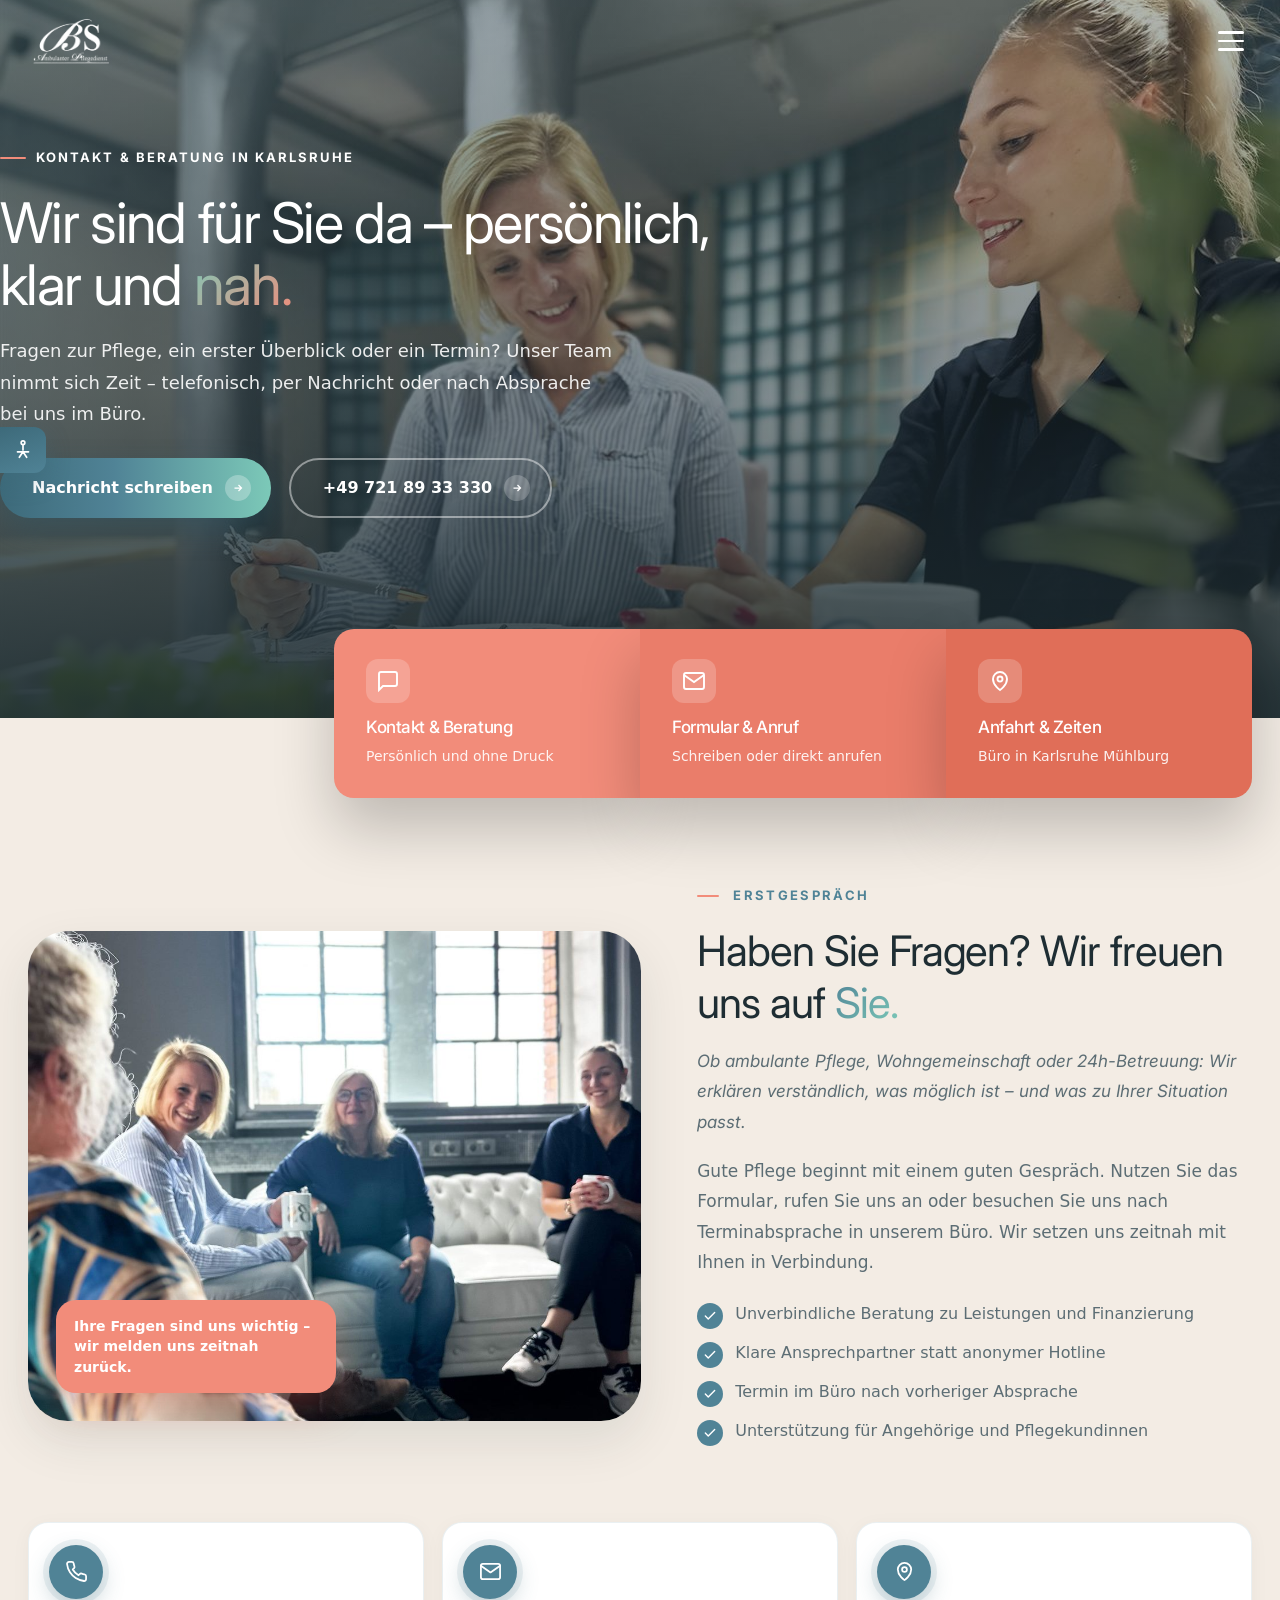
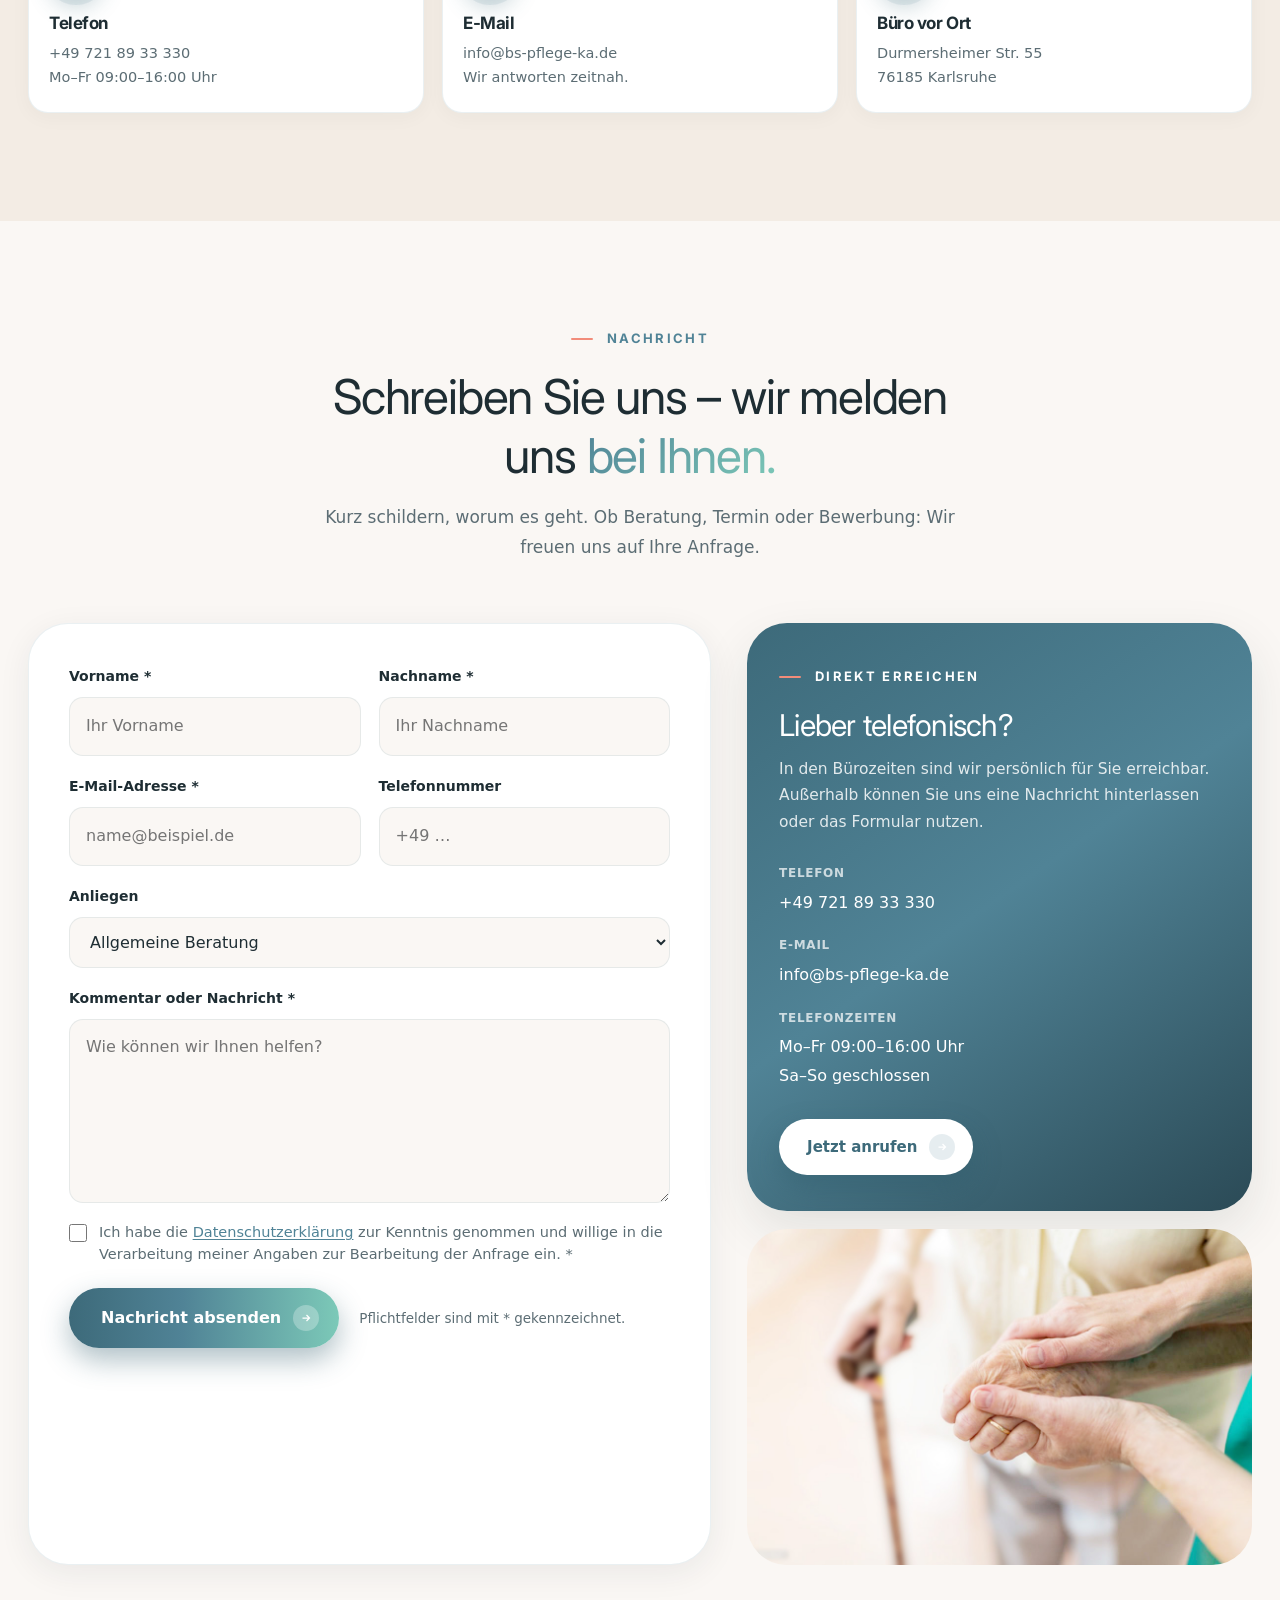
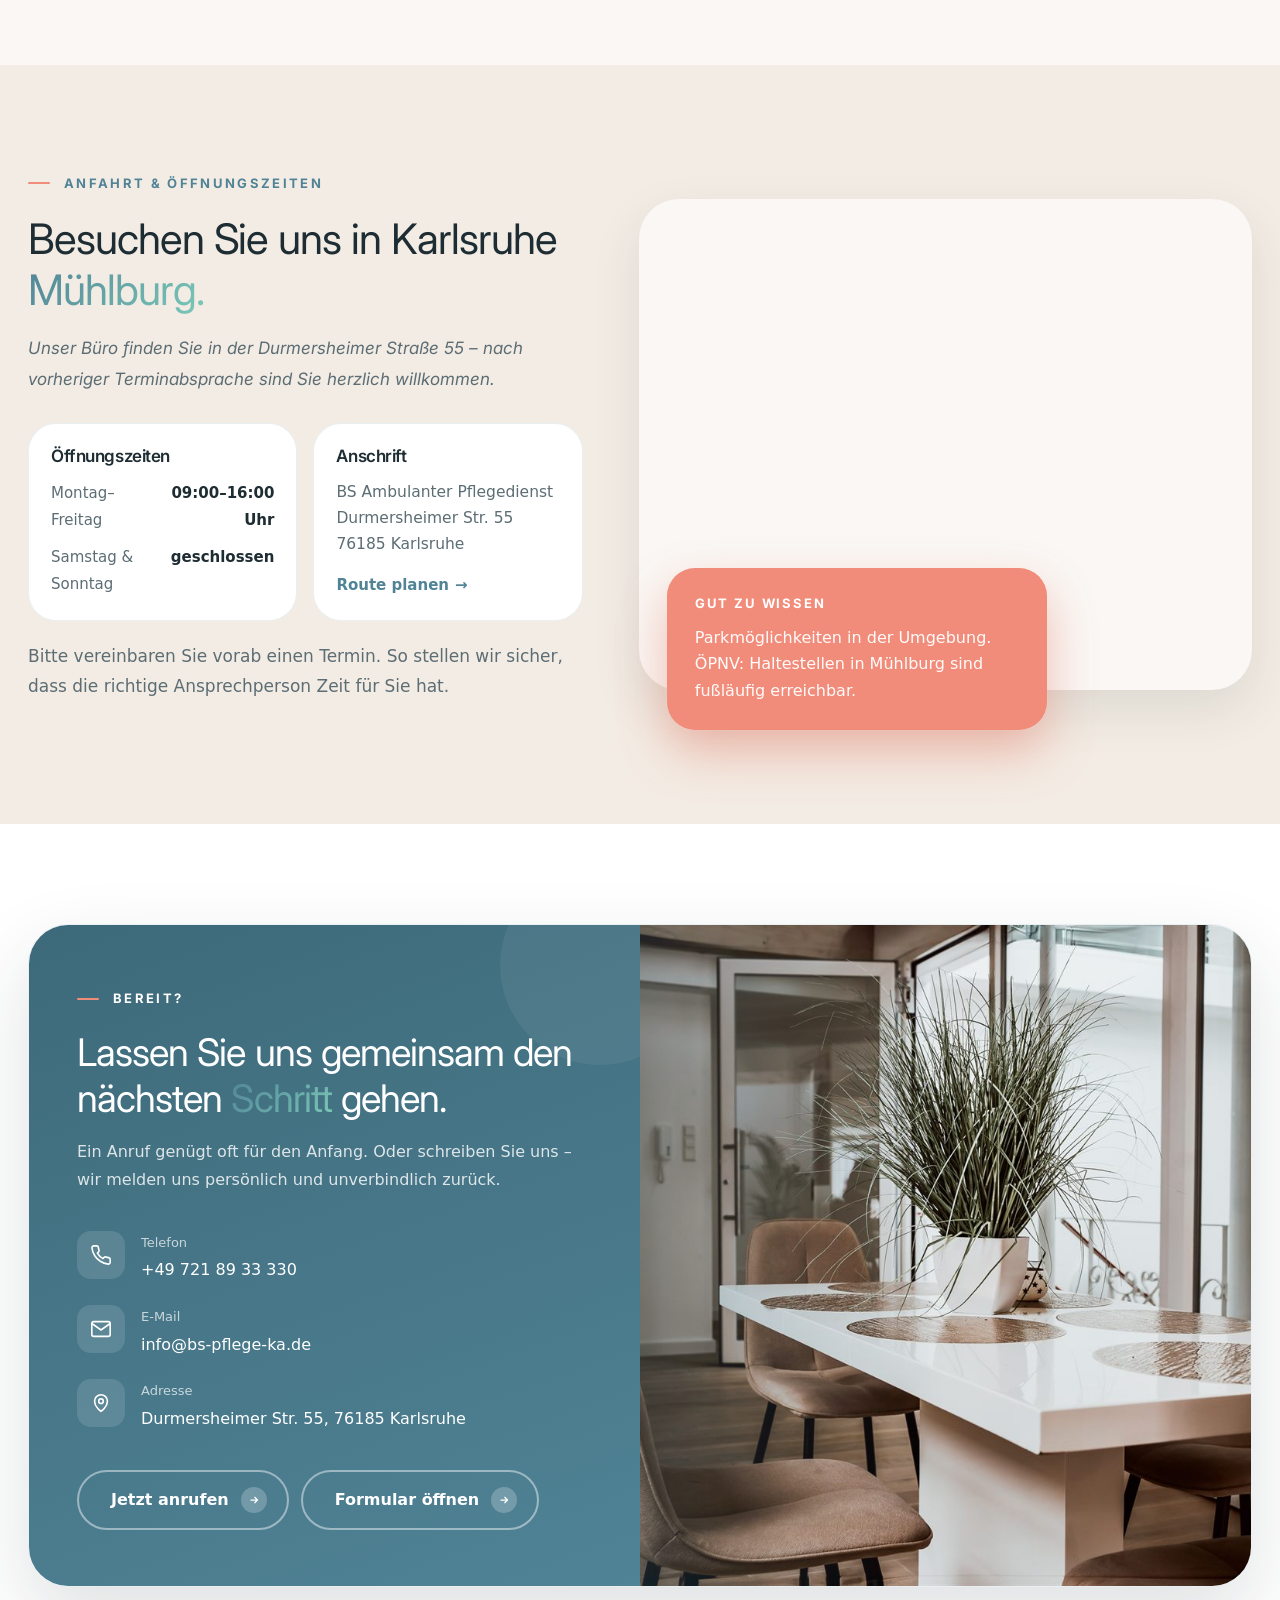
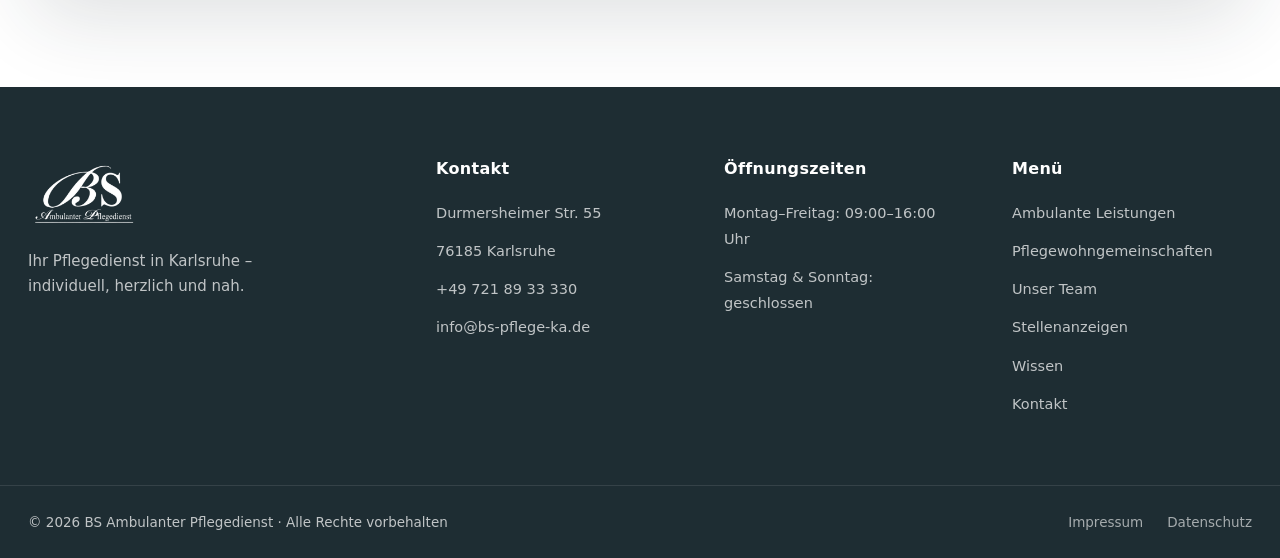
<file: kontakt.html>
﻿<!DOCTYPE html>
<html lang="de">
<head>
  <meta charset="UTF-8" />
  <meta name="viewport" content="width=device-width, initial-scale=1.0" />

  <title>Kontakt &amp; Beratung Karlsruhe | BS Ambulanter Pflegedienst</title>
  <meta name="description" content="Kontakt zu BS Pflege Karlsruhe: Beratung zu ambulanter Pflege, Wohngemeinschaften und 24h-Betreuung. Telefon +49 721 89 33 330 · Durmersheimer Str. 55 · Mo–Fr 09–16 Uhr." />
  <meta name="keywords" content="Kontakt Pflegedienst Karlsruhe, Pflegeberatung Karlsruhe, BS Pflege Telefon, ambulante Pflege Anfrage, Pflegewohngemeinschaft Beratung" />
  <meta name="author" content="BS Ambulanter Pflegedienst" />
  <meta name="robots" content="index, follow" />
  <link rel="canonical" href="https://www.bs-pflege-ka.de/kontakt/" />

  <meta property="og:type" content="website" />
  <meta property="og:locale" content="de_DE" />
  <meta property="og:title" content="Kontakt &amp; Beratung | BS Pflege Karlsruhe" />
  <meta property="og:description" content="Fragen zur Pflege? Wir nehmen uns Zeit – per Telefon, Formular oder nach Termin im Büro in Karlsruhe Mühlburg." />
  <meta property="og:url" content="https://www.bs-pflege-ka.de/kontakt/" />
  <meta property="og:image" content="assets/img/kontakt-hero.jpg" />
  <meta property="og:site_name" content="BS Ambulanter Pflegedienst" />

  <link rel="icon" href="assets/img/favicon.jpeg" />
  <link rel="apple-touch-icon" href="assets/img/favicon.jpeg" />

  <link rel="preconnect" href="https://fonts.googleapis.com" />
  <link rel="preconnect" href="https://fonts.gstatic.com" crossorigin />
  <link href="https://fonts.googleapis.com/css2?family=Inter:wght@400;500;600;700;800&family=Google+Sans+Flex:wght@100..900&display=swap" rel="stylesheet" />

  <link rel="stylesheet" href="assets/css/style.css?v=20260929a" />
  <noscript><style>.reveal{opacity:1!important;transform:none!important;}</style></noscript>
  <script>
  (function () {
    try {
      var s = JSON.parse(localStorage.getItem("bs-a11y") || "{}");
      var root = document.documentElement;
      var scales = { sm: 0.875, lg: 1.125, xl: 1.25 };
      if (s.font && s.font !== "normal" && scales[s.font]) {
        root.setAttribute("data-a11y-font", s.font);
        root.style.zoom = scales[s.font];
      }
      if (s.contrast) root.classList.add("a11y-contrast");
      if (s.underline) root.classList.add("a11y-underline-links");
      if (s.motion) root.classList.add("a11y-reduced-motion");
      if (s.lineHeight) root.classList.add("a11y-line-height");
    } catch (e) {}
  })();
  </script>

  <script type="application/ld+json">
  {
    "@context": "https://schema.org",
    "@type": "MedicalBusiness",
    "name": "BS Ambulanter Pflegedienst",
    "url": "https://www.bs-pflege-ka.de/kontakt/",
    "telephone": "+49 721 8933330",
    "email": "info@bs-pflege-ka.de",
    "description": "Kontakt und persönliche Pflegeberatung bei BS Ambulanter Pflegedienst in Karlsruhe.",
    "address": {
      "@type": "PostalAddress",
      "streetAddress": "Durmersheimer Str. 55",
      "addressLocality": "Karlsruhe",
      "postalCode": "76185",
      "addressCountry": "DE"
    },
    "geo": {
      "@type": "GeoCoordinates",
      "latitude": 49.0021216,
      "longitude": 8.3547538
    },
    "openingHoursSpecification": [
      {
        "@type": "OpeningHoursSpecification",
        "dayOfWeek": ["Monday", "Tuesday", "Wednesday", "Thursday", "Friday"],
        "opens": "09:00",
        "closes": "16:00"
      }
    ],
    "areaServed": "Karlsruhe",
    "sameAs": ["https://www.bs-pflege-ka.de/"]
  }
  </script>
  <script type="application/ld+json">
  {
    "@context": "https://schema.org",
    "@type": "BreadcrumbList",
    "itemListElement": [
      { "@type": "ListItem", "position": 1, "name": "Startseite", "item": "https://www.bs-pflege-ka.de/" },
      { "@type": "ListItem", "position": 2, "name": "Kontakt", "item": "https://www.bs-pflege-ka.de/kontakt/" }
    ]
  }
  </script>
  <script type="application/ld+json">
  {
    "@context": "https://schema.org",
    "@type": "ContactPage",
    "name": "Kontakt & Beratung – BS Pflege Karlsruhe",
    "url": "https://www.bs-pflege-ka.de/kontakt/",
    "mainEntity": {
      "@type": "MedicalBusiness",
      "name": "BS Ambulanter Pflegedienst",
      "telephone": "+49 721 8933330",
      "email": "info@bs-pflege-ka.de"
    }
  }
  </script>
</head>
<body class="page-sub">
  <a class="skip-link" href="#main">Zum Inhalt springen</a>

  <div class="page-hero-shell">
  <section class="page-hero" aria-label="Kontakt">
    <div class="page-hero__media" aria-hidden="true">
      <img src="assets/img/kontakt-hero.jpg" alt="" width="1280" height="852" fetchpriority="high" />
    </div>
    <div class="page-hero__overlay" aria-hidden="true"></div>

    <header class="header header--overlay" id="header">
      <div class="container header__inner">
        <a class="header__logo" href="index.html" aria-label="BS Ambulanter Pflegedienst – Startseite">
          <img class="header__logo-light" src="assets/img/logo-white.png" alt="BS Ambulanter Pflegedienst Karlsruhe" width="180" height="112" />
          <img class="header__logo-dark" src="assets/img/logo-dark.png" alt="" width="180" height="112" aria-hidden="true" />
        </a>
        <nav class="nav" id="nav" aria-label="Hauptnavigation">
          <button class="nav__close" id="navClose" aria-label="Menü schließen">&times;</button>
          <ul class="nav__list">
            <li><a href="index.html" class="nav__link">Startseite</a></li>
            <li><a href="ambulante-leistungen.html" class="nav__link">Ambulante Leistungen</a></li>
            <li><a href="pflegewohngemeinschaften.html" class="nav__link">Pflegewohngemeinschaften</a></li>
            <li><a href="unser-team.html" class="nav__link">Unser Team</a></li>
            <li><a href="stellenanzeigen.html" class="nav__link">Stellenanzeigen</a></li>
            <li><a href="faq.html" class="nav__link">Wissen</a></li>
            <li><a href="kontakt.html" class="nav__link active" aria-current="page">Kontakt</a></li>
          </ul>
          <a href="#formular" class="btn btn--primary nav__cta">
            Nachricht senden
            <span class="btn__arrow"><svg viewBox="0 0 24 24"><path d="M5 12h14M13 6l6 6-6 6"/></svg></span>
          </a>
        </nav>
        <button class="nav__toggle" id="navToggle" aria-label="Menü öffnen" aria-expanded="false">
          <span></span><span></span><span></span>
        </button>
      </div>
    </header>

    <div class="container page-hero__body">
      <span class="hero__eyebrow">Kontakt &amp; Beratung in Karlsruhe</span>
      <h1 class="page-hero__title">Wir sind für Sie da – persönlich, klar und <span class="headline-serif headline-serif--hero">nah.</span></h1>
      <p class="page-hero__lead">
        Fragen zur Pflege, ein erster Überblick oder ein Termin? Unser Team nimmt sich Zeit –
        telefonisch, per Nachricht oder nach Absprache bei uns im Büro.
      </p>
      <div class="page-hero__actions">
        <a href="#formular" class="btn btn--primary btn--lg">
          Nachricht schreiben
          <span class="btn__arrow"><svg viewBox="0 0 24 24"><path d="M5 12h14M13 6l6 6-6 6"/></svg></span>
        </a>
        <a href="tel:+497218933330" class="btn btn--outline-light btn--lg">
          +49 721 89 33 330
          <span class="btn__arrow"><svg viewBox="0 0 24 24"><path d="M5 12h14M13 6l6 6-6 6"/></svg></span>
        </a>
      </div>
    </div>
  </section>

  <div class="hero__cards hero__cards--services">
    <div class="container">
      <div class="hero__cards-inner reveal" role="navigation" aria-label="Kontaktwege">
        <a class="hero__card" href="#beratung">
          <span class="hero__card-icon" aria-hidden="true">
            <svg viewBox="0 0 24 24"><path d="M21 15a2 2 0 0 1-2 2H7l-4 4V5a2 2 0 0 1 2-2h14a2 2 0 0 1 2 2z"/></svg>
          </span>
          <h3>Kontakt &amp; Beratung</h3>
          <p>Persönlich und ohne Druck</p>
        </a>
        <a class="hero__card hero__card--mid" href="#formular">
          <span class="hero__card-icon" aria-hidden="true">
            <svg viewBox="0 0 24 24"><path d="M4 4h16c1.1 0 2 .9 2 2v12c0 1.1-.9 2-2 2H4c-1.1 0-2-.9-2-2V6c0-1.1.9-2 2-2z"/><path d="M22 6l-10 7L2 6"/></svg>
          </span>
          <h3>Formular &amp; Anruf</h3>
          <p>Schreiben oder direkt anrufen</p>
        </a>
        <a class="hero__card hero__card--alt" href="#anfahrt">
          <span class="hero__card-icon" aria-hidden="true">
            <svg viewBox="0 0 24 24"><path d="M12 21s7-4.5 7-11a7 7 0 1 0-14 0c0 6.5 7 11 7 11z"/><circle cx="12" cy="10" r="2.5"/></svg>
          </span>
          <h3>Anfahrt &amp; Zeiten</h3>
          <p>Büro in Karlsruhe Mühlburg</p>
        </a>
      </div>
    </div>
  </div>
  </div>

  <main id="main">

    <!-- BERATUNG -->
    <section class="service-block" id="beratung">
      <div class="container">
        <div class="service-block__grid">
          <div class="service-block__media reveal">
            <img src="assets/img/beratung.jpg" alt="Persönliche Pflegeberatung bei BS Pflege Karlsruhe" width="1024" height="683" loading="lazy" />
            <div class="service-block__badge">Ihre Fragen sind uns wichtig – wir melden uns zeitnah zurück.</div>
          </div>
          <div class="service-block__text reveal">
            <span class="section-label">Erstgespräch</span>
            <h2>Haben Sie Fragen? Wir freuen uns auf <span class="headline-serif">Sie.</span></h2>
            <p class="intro__lead">
              Ob ambulante Pflege, Wohngemeinschaft oder 24h-Betreuung: Wir erklären verständlich,
              was möglich ist – und was zu Ihrer Situation passt.
            </p>
            <p>
              Gute Pflege beginnt mit einem guten Gespräch. Nutzen Sie das Formular, rufen Sie uns an
              oder besuchen Sie uns nach Terminabsprache in unserem Büro. Wir setzen uns zeitnah mit
              Ihnen in Verbindung.
            </p>
            <ul class="check-list">
              <li>
                <span class="check-list__icon" aria-hidden="true"><svg viewBox="0 0 24 24"><path d="M20 6L9 17l-5-5"/></svg></span>
                Unverbindliche Beratung zu Leistungen und Finanzierung
              </li>
              <li>
                <span class="check-list__icon" aria-hidden="true"><svg viewBox="0 0 24 24"><path d="M20 6L9 17l-5-5"/></svg></span>
                Klare Ansprechpartner statt anonymer Hotline
              </li>
              <li>
                <span class="check-list__icon" aria-hidden="true"><svg viewBox="0 0 24 24"><path d="M20 6L9 17l-5-5"/></svg></span>
                Termin im Büro nach vorheriger Absprache
              </li>
              <li>
                <span class="check-list__icon" aria-hidden="true"><svg viewBox="0 0 24 24"><path d="M20 6L9 17l-5-5"/></svg></span>
                Unterstützung für Angehörige und Pflegekundinnen
              </li>
            </ul>
          </div>
        </div>

        <div class="pillar-grid reveal" style="margin-top:48px;">
          <a class="pillar-card pillar-card--link" href="tel:+497218933330">
            <span class="card-icon" aria-hidden="true"><svg viewBox="0 0 24 24"><path d="M22 16.92v3a2 2 0 0 1-2.18 2 19.79 19.79 0 0 1-8.63-3.07 19.5 19.5 0 0 1-6-6 19.79 19.79 0 0 1-3.07-8.67A2 2 0 0 1 4.11 2h3a2 2 0 0 1 2 1.72c.127.96.361 1.903.7 2.81a2 2 0 0 1-.45 2.11L8.09 9.91a16 16 0 0 0 6 6l1.27-1.27a2 2 0 0 1 2.11-.45c.907.339 1.85.573 2.81.7A2 2 0 0 1 22 16.92z"/></svg></span>
            <h3>Telefon</h3>
            <p>+49 721 89 33 330<br />Mo–Fr 09:00–16:00 Uhr</p>
          </a>
          <a class="pillar-card pillar-card--link" href="mailto:info@bs-pflege-ka.de">
            <span class="card-icon" aria-hidden="true"><svg viewBox="0 0 24 24"><path d="M4 4h16c1.1 0 2 .9 2 2v12c0 1.1-.9 2-2 2H4c-1.1 0-2-.9-2-2V6c0-1.1.9-2 2-2z"/><path d="M22 6l-10 7L2 6"/></svg></span>
            <h3>E-Mail</h3>
            <p>info@bs-pflege-ka.de<br />Wir antworten zeitnah.</p>
          </a>
          <a class="pillar-card pillar-card--link" href="#anfahrt">
            <span class="card-icon" aria-hidden="true"><svg viewBox="0 0 24 24"><path d="M12 21s7-4.5 7-11a7 7 0 1 0-14 0c0 6.5 7 11 7 11z"/><circle cx="12" cy="10" r="2.5"/></svg></span>
            <h3>Büro vor Ort</h3>
            <p>Durmersheimer Str. 55<br />76185 Karlsruhe</p>
          </a>
        </div>
      </div>
    </section>

    <!-- FORMULAR -->
    <section class="service-block service-block--alt" id="formular">
      <div class="container">
        <header class="section-head reveal">
          <span class="section-label">Nachricht</span>
          <h2>Schreiben Sie uns – wir melden uns <span class="headline-serif">bei Ihnen.</span></h2>
          <p class="section-head__sub">
            Kurz schildern, worum es geht. Ob Beratung, Termin oder Bewerbung: Wir freuen uns auf Ihre Anfrage.
          </p>
        </header>

        <div class="contact-form__wrap reveal">
          <form class="contact-form" id="contactForm" novalidate>
            <div class="contact-form__row">
              <div class="contact-form__field">
                <label for="contactFirst">Vorname <span aria-hidden="true">*</span></label>
                <input id="contactFirst" name="firstName" type="text" autocomplete="given-name" required placeholder="Ihr Vorname" />
              </div>
              <div class="contact-form__field">
                <label for="contactLast">Nachname <span aria-hidden="true">*</span></label>
                <input id="contactLast" name="lastName" type="text" autocomplete="family-name" required placeholder="Ihr Nachname" />
              </div>
            </div>

            <div class="contact-form__row">
              <div class="contact-form__field">
                <label for="contactEmail">E-Mail-Adresse <span aria-hidden="true">*</span></label>
                <input id="contactEmail" name="email" type="email" autocomplete="email" required placeholder="name@beispiel.de" />
              </div>
              <div class="contact-form__field">
                <label for="contactPhone">Telefonnummer</label>
                <input id="contactPhone" name="phone" type="tel" autocomplete="tel" placeholder="+49 …" />
              </div>
            </div>

            <div class="contact-form__field">
              <label for="contactTopic">Anliegen</label>
              <select id="contactTopic" name="topic">
                <option value="Allgemeine Beratung">Allgemeine Beratung</option>
                <option value="Ambulante Pflege">Ambulante Pflege</option>
                <option value="Pflegewohngemeinschaft">Pflegewohngemeinschaft</option>
                <option value="24h-Pflege">24h-Pflege zu Hause</option>
                <option value="Verhinderungspflege">Kurzzeit- / Verhinderungspflege</option>
                <option value="Bewerbung">Bewerbung / Stellenanzeigen</option>
                <option value="Sonstiges">Sonstiges</option>
              </select>
            </div>

            <div class="contact-form__field">
              <label for="contactMessage">Kommentar oder Nachricht <span aria-hidden="true">*</span></label>
              <textarea id="contactMessage" name="message" rows="6" required placeholder="Wie können wir Ihnen helfen?"></textarea>
            </div>

            <label class="contact-form__check">
              <input type="checkbox" id="contactPrivacy" name="privacy" required />
              <span>
                Ich habe die
                <a href="https://www.bs-pflege-ka.de/datenschutz/" target="_blank" rel="noopener">Datenschutzerklärung</a>
                zur Kenntnis genommen und willige in die Verarbeitung meiner Angaben zur Bearbeitung der Anfrage ein.
                <span aria-hidden="true">*</span>
              </span>
            </label>

            <div class="contact-form__actions">
              <button type="submit" class="btn btn--primary btn--lg">
                Nachricht absenden
                <span class="btn__arrow"><svg viewBox="0 0 24 24"><path d="M5 12h14M13 6l6 6-6 6"/></svg></span>
              </button>
              <p class="contact-form__hint">Pflichtfelder sind mit * gekennzeichnet.</p>
            </div>

            <div class="contact-form__status" id="contactFormStatus" role="status" aria-live="polite" hidden></div>
          </form>

          <aside class="contact-side" aria-label="Schnelle Kontaktdaten">
            <div class="contact-side__panel">
              <span class="section-label">Direkt erreichen</span>
              <h3>Lieber telefonisch?</h3>
              <p>
                In den Bürozeiten sind wir persönlich für Sie erreichbar. Außerhalb können Sie uns
                eine Nachricht hinterlassen oder das Formular nutzen.
              </p>
              <div class="contact-side__items">
                <div class="contact-side__item">
                  <strong>Telefon</strong>
                  <a href="tel:+497218933330">+49 721 89 33 330</a>
                </div>
                <div class="contact-side__item">
                  <strong>E-Mail</strong>
                  <a href="mailto:info@bs-pflege-ka.de">info@bs-pflege-ka.de</a>
                </div>
                <div class="contact-side__item">
                  <strong>Telefonzeiten</strong>
                  <span>Mo–Fr 09:00–16:00 Uhr<br />Sa–So geschlossen</span>
                </div>
              </div>
              <a href="tel:+497218933330" class="btn btn--primary">
                Jetzt anrufen
                <span class="btn__arrow"><svg viewBox="0 0 24 24"><path d="M5 12h14M13 6l6 6-6 6"/></svg></span>
              </a>
            </div>
            <div class="contact-side__visual">
              <img src="assets/img/care-hands.jpg" alt="Team von BS Pflege Karlsruhe im Gespräch" width="1024" height="683" loading="lazy" />
            </div>
          </aside>
        </div>
      </div>
    </section>

    <!-- ANFAHRT -->
    <section class="service-block" id="anfahrt">
      <div class="container">
        <div class="service-block__grid service-block__grid--flip">
          <div class="service-block__text reveal">
            <span class="section-label">Anfahrt &amp; Öffnungszeiten</span>
            <h2>Besuchen Sie uns in Karlsruhe <span class="headline-serif">Mühlburg.</span></h2>
            <p class="intro__lead">
              Unser Büro finden Sie in der Durmersheimer Straße 55 – nach vorheriger Terminabsprache
              sind Sie herzlich willkommen.
            </p>
            <div class="hours-grid">
              <article class="hours-card">
                <h3>Öffnungszeiten</h3>
                <ul>
                  <li><span>Montag–Freitag</span><strong>09:00–16:00 Uhr</strong></li>
                  <li><span>Samstag &amp; Sonntag</span><strong>geschlossen</strong></li>
                </ul>
              </article>
              <article class="hours-card">
                <h3>Anschrift</h3>
                <p>
                  BS Ambulanter Pflegedienst<br />
                  Durmersheimer Str. 55<br />
                  76185 Karlsruhe
                </p>
                <a
                  class="hours-card__link"
                  href="https://www.google.com/maps/dir/?api=1&destination=Durmersheimer+Str.+55,+76185+Karlsruhe"
                  target="_blank"
                  rel="noopener"
                >
                  Route planen
                  <span aria-hidden="true">→</span>
                </a>
              </article>
            </div>
            <p class="anfahrt-note">
              Bitte vereinbaren Sie vorab einen Termin. So stellen wir sicher, dass die richtige
              Ansprechperson Zeit für Sie hat.
            </p>
          </div>
          <div class="service-block__media reveal">
            <div class="contact-map">
              <iframe
                title="Karte: BS Ambulanter Pflegedienst, Durmersheimer Str. 55, Karlsruhe"
                src="https://www.openstreetmap.org/export/embed.html?bbox=8.34975%2C48.99912%2C8.35975%2C49.00512&amp;layer=mapnik&amp;marker=49.0021216%2C8.3547538"
                loading="lazy"
                referrerpolicy="no-referrer-when-downgrade"
                allowfullscreen
              ></iframe>
            </div>
            <div class="service-block__badge service-block__badge--note">
              <strong>Gut zu wissen</strong>
              <p>Parkmöglichkeiten in der Umgebung. ÖPNV: Haltestellen in Mühlburg sind fußläufig erreichbar.</p>
            </div>
          </div>
        </div>
      </div>
    </section>

    <!-- CLOSING CTA -->
    <section class="contact" id="direkt">
      <div class="container">
        <div class="contact__wrap reveal">
          <div class="contact__panel">
            <span class="section-label">Bereit?</span>
            <h2>Lassen Sie uns gemeinsam den nächsten <span class="headline-serif">Schritt</span> gehen.</h2>
            <p>
              Ein Anruf genügt oft für den Anfang. Oder schreiben Sie uns – wir melden uns persönlich
              und unverbindlich zurück.
            </p>
            <div class="contact__items">
              <div class="contact__item">
                <span class="contact__item-icon"><svg viewBox="0 0 24 24"><path d="M22 16.92v3a2 2 0 0 1-2.18 2 19.79 19.79 0 0 1-8.63-3.07 19.5 19.5 0 0 1-6-6 19.79 19.79 0 0 1-3.07-8.67A2 2 0 0 1 4.11 2h3a2 2 0 0 1 2 1.72c.127.96.361 1.903.7 2.81a2 2 0 0 1-.45 2.11L8.09 9.91a16 16 0 0 0 6 6l1.27-1.27a2 2 0 0 1 2.11-.45c.907.339 1.85.573 2.81.7A2 2 0 0 1 22 16.92z"/></svg></span>
                <div><strong>Telefon</strong><a href="tel:+497218933330">+49 721 89 33 330</a></div>
              </div>
              <div class="contact__item">
                <span class="contact__item-icon"><svg viewBox="0 0 24 24"><path d="M4 4h16c1.1 0 2 .9 2 2v12c0 1.1-.9 2-2 2H4c-1.1 0-2-.9-2-2V6c0-1.1.9-2 2-2z"/><path d="M22 6l-10 7L2 6"/></svg></span>
                <div><strong>E-Mail</strong><a href="mailto:info@bs-pflege-ka.de">info@bs-pflege-ka.de</a></div>
              </div>
              <div class="contact__item">
                <span class="contact__item-icon"><svg viewBox="0 0 24 24"><path d="M12 21s7-4.5 7-11a7 7 0 1 0-14 0c0 6.5 7 11 7 11z"/><circle cx="12" cy="10" r="2.5"/></svg></span>
                <div><strong>Adresse</strong><span>Durmersheimer Str. 55, 76185 Karlsruhe</span></div>
              </div>
            </div>
            <div class="contact__actions">
              <a href="tel:+497218933330" class="btn btn--primary btn--lg">
                Jetzt anrufen
                <span class="btn__arrow"><svg viewBox="0 0 24 24"><path d="M5 12h14M13 6l6 6-6 6"/></svg></span>
              </a>
              <a href="#formular" class="btn btn--outline-light btn--lg">
                Formular öffnen
                <span class="btn__arrow"><svg viewBox="0 0 24 24"><path d="M5 12h14M13 6l6 6-6 6"/></svg></span>
              </a>
            </div>
          </div>
          <div class="contact__visual">
            <img src="assets/img/team.jpg" alt="Das Team von BS Pflege Karlsruhe freut sich auf Ihre Nachricht" width="1024" height="683" loading="lazy" />
            <span class="contact__visual-overlay" aria-hidden="true"></span>
          </div>
        </div>
      </div>
    </section>
  </main>

  <footer class="footer">
    <div class="container footer__grid">
      <div class="footer__brand">
        <img src="assets/img/logo-white.png" alt="BS Ambulanter Pflegedienst Karlsruhe" width="112" height="70" />
        <p>Ihr Pflegedienst in Karlsruhe – individuell, herzlich und nah.</p>
      </div>
      <div class="footer__col">
        <h3>Kontakt</h3>
        <ul>
          <li>Durmersheimer Str. 55</li>
          <li>76185 Karlsruhe</li>
          <li><a href="tel:+497218933330">+49 721 89 33 330</a></li>
          <li><a href="mailto:info@bs-pflege-ka.de">info@bs-pflege-ka.de</a></li>
        </ul>
      </div>
      <div class="footer__col">
        <h3>Öffnungszeiten</h3>
        <ul>
          <li>Montag–Freitag: 09:00–16:00 Uhr</li>
          <li>Samstag &amp; Sonntag: geschlossen</li>
        </ul>
      </div>
      <div class="footer__col">
        <h3>Menü</h3>
        <ul>
          <li><a href="ambulante-leistungen.html">Ambulante Leistungen</a></li>
          <li><a href="pflegewohngemeinschaften.html">Pflegewohngemeinschaften</a></li>
          <li><a href="unser-team.html">Unser Team</a></li>
          <li><a href="stellenanzeigen.html">Stellenanzeigen</a></li>
          <li><a href="faq.html">Wissen</a></li>
          <li><a href="kontakt.html">Kontakt</a></li>
        </ul>
      </div>
    </div>
    <div class="footer__bottom">
      <div class="container footer__bottom-inner">
        <span>© <span id="year"></span> BS Ambulanter Pflegedienst · Alle Rechte vorbehalten</span>
        <span class="footer__legal">
          <a href="https://www.bs-pflege-ka.de/impressum/">Impressum</a>
          <a href="https://www.bs-pflege-ka.de/datenschutz/">Datenschutz</a>
        </span>
      </div>
    </div>
  </footer>

  <a href="tel:+497218933330" class="mobile-call" aria-label="Jetzt anrufen">
    <svg viewBox="0 0 24 24"><path d="M22 16.92v3a2 2 0 0 1-2.18 2 19.79 19.79 0 0 1-8.63-3.07 19.5 19.5 0 0 1-6-6 19.79 19.79 0 0 1-3.07-8.67A2 2 0 0 1 4.11 2h3a2 2 0 0 1 2 1.72c.127.96.361 1.903.7 2.81a2 2 0 0 1-.45 2.11L8.09 9.91a16 16 0 0 0 6 6l1.27-1.27a2 2 0 0 1 2.11-.45c.907.339 1.85.573 2.81.7A2 2 0 0 1 22 16.92z"/></svg>
    <span>Anrufen</span>
  </a>

  <div class="nav-overlay" id="navOverlay" hidden></div>

  <aside class="a11y" id="a11yWidget" aria-label="Barrierefreiheit">
    <button class="a11y__toggle" id="a11yToggle" type="button" aria-expanded="false" aria-controls="a11yPanel" aria-label="Barrierefreiheit öffnen">
      <svg viewBox="0 0 24 24" aria-hidden="true"><circle cx="12" cy="4" r="2"/><path d="M12 6v6M8 20l4-6 4 6M6 14h12"/></svg>
    </button>
    <div class="a11y__panel" id="a11yPanel" hidden>
      <div class="a11y__head">
        <h2 class="a11y__title" id="a11yTitle">Barrierefreiheit</h2>
        <button class="a11y__close" id="a11yClose" type="button" aria-label="Barrierefreiheit schließen">&times;</button>
      </div>
      <div class="a11y__body">
        <div class="a11y__group">
          <span class="a11y__label" id="a11yFontLabel">Schriftgröße</span>
          <div class="a11y__font-btns" role="group" aria-labelledby="a11yFontLabel">
            <button class="a11y__font-btn" type="button" data-a11y-font="sm" aria-pressed="false" aria-label="Kleinere Schrift">A−</button>
            <button class="a11y__font-btn is-active" type="button" data-a11y-font="normal" aria-pressed="true" aria-label="Normale Schrift">A</button>
            <button class="a11y__font-btn" type="button" data-a11y-font="lg" aria-pressed="false" aria-label="Größere Schrift">A+</button>
            <button class="a11y__font-btn" type="button" data-a11y-font="xl" aria-pressed="false" aria-label="Sehr große Schrift">A++</button>
          </div>
        </div>
        <div class="a11y__group">
          <button class="a11y__option" type="button" id="a11yContrast" aria-pressed="false">
            <span class="a11y__option-icon" aria-hidden="true"><svg viewBox="0 0 24 24"><circle cx="12" cy="12" r="9"/><path d="M12 3v18"/></svg></span>
            <span>Hoher Kontrast</span>
          </button>
          <button class="a11y__option" type="button" id="a11yUnderline" aria-pressed="false">
            <span class="a11y__option-icon" aria-hidden="true"><svg viewBox="0 0 24 24"><path d="M6 20h12M8 6v6a4 4 0 0 0 8 0V6"/></svg></span>
            <span>Links unterstreichen</span>
          </button>
          <button class="a11y__option" type="button" id="a11yMotion" aria-pressed="false">
            <span class="a11y__option-icon" aria-hidden="true"><svg viewBox="0 0 24 24"><path d="M10 9l-5 3 5 3V9zM14 9l5 3-5 3V9z"/></svg></span>
            <span>Animationen reduzieren</span>
          </button>
          <button class="a11y__option" type="button" id="a11yLineHeight" aria-pressed="false">
            <span class="a11y__option-icon" aria-hidden="true"><svg viewBox="0 0 24 24"><path d="M8 6h13M8 12h13M8 18h13M3 6h.01M3 12h.01M3 18h.01"/></svg></span>
            <span>Zeilenabstand vergrößern</span>
          </button>
        </div>
        <button class="a11y__reset" type="button" id="a11yReset">Einstellungen zurücksetzen</button>
      </div>
    </div>
  </aside>

  <script src="assets/js/main.js?v=20260929a" defer></script>
</body>
</html>
</file>
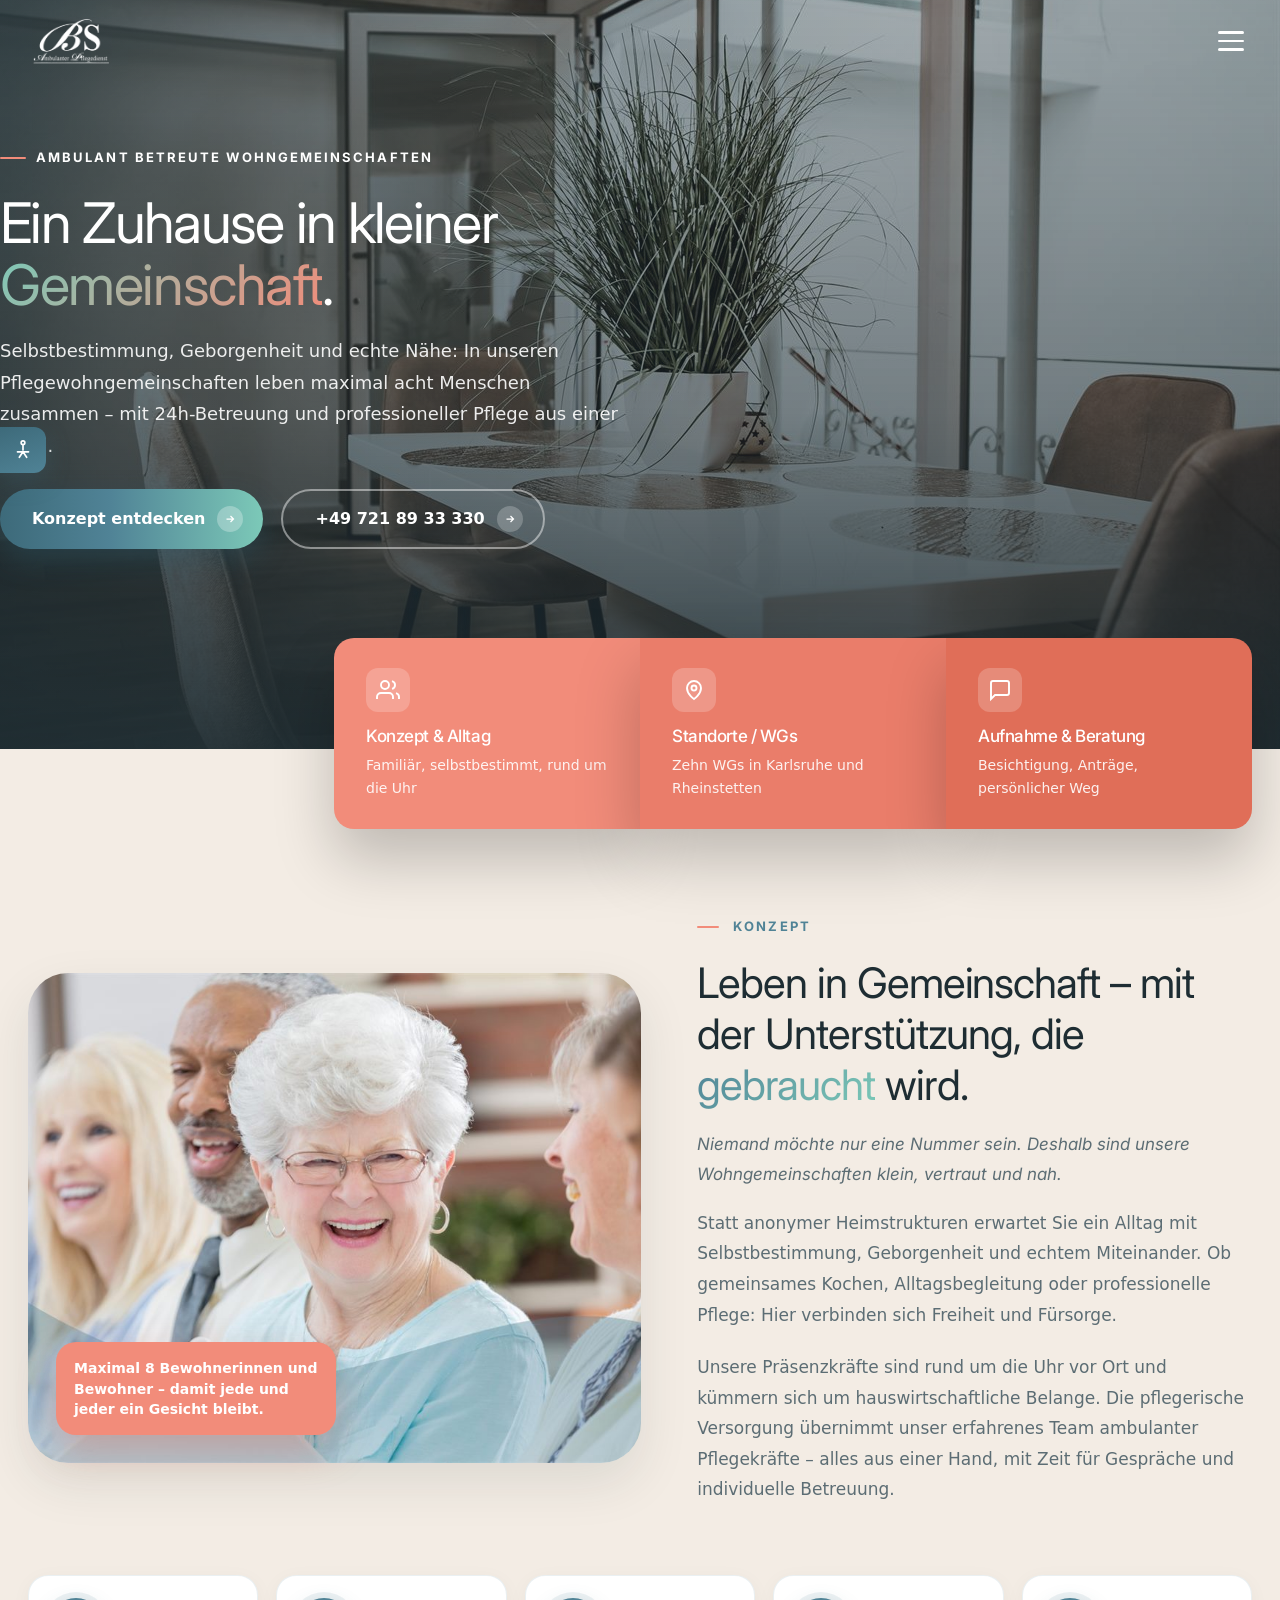
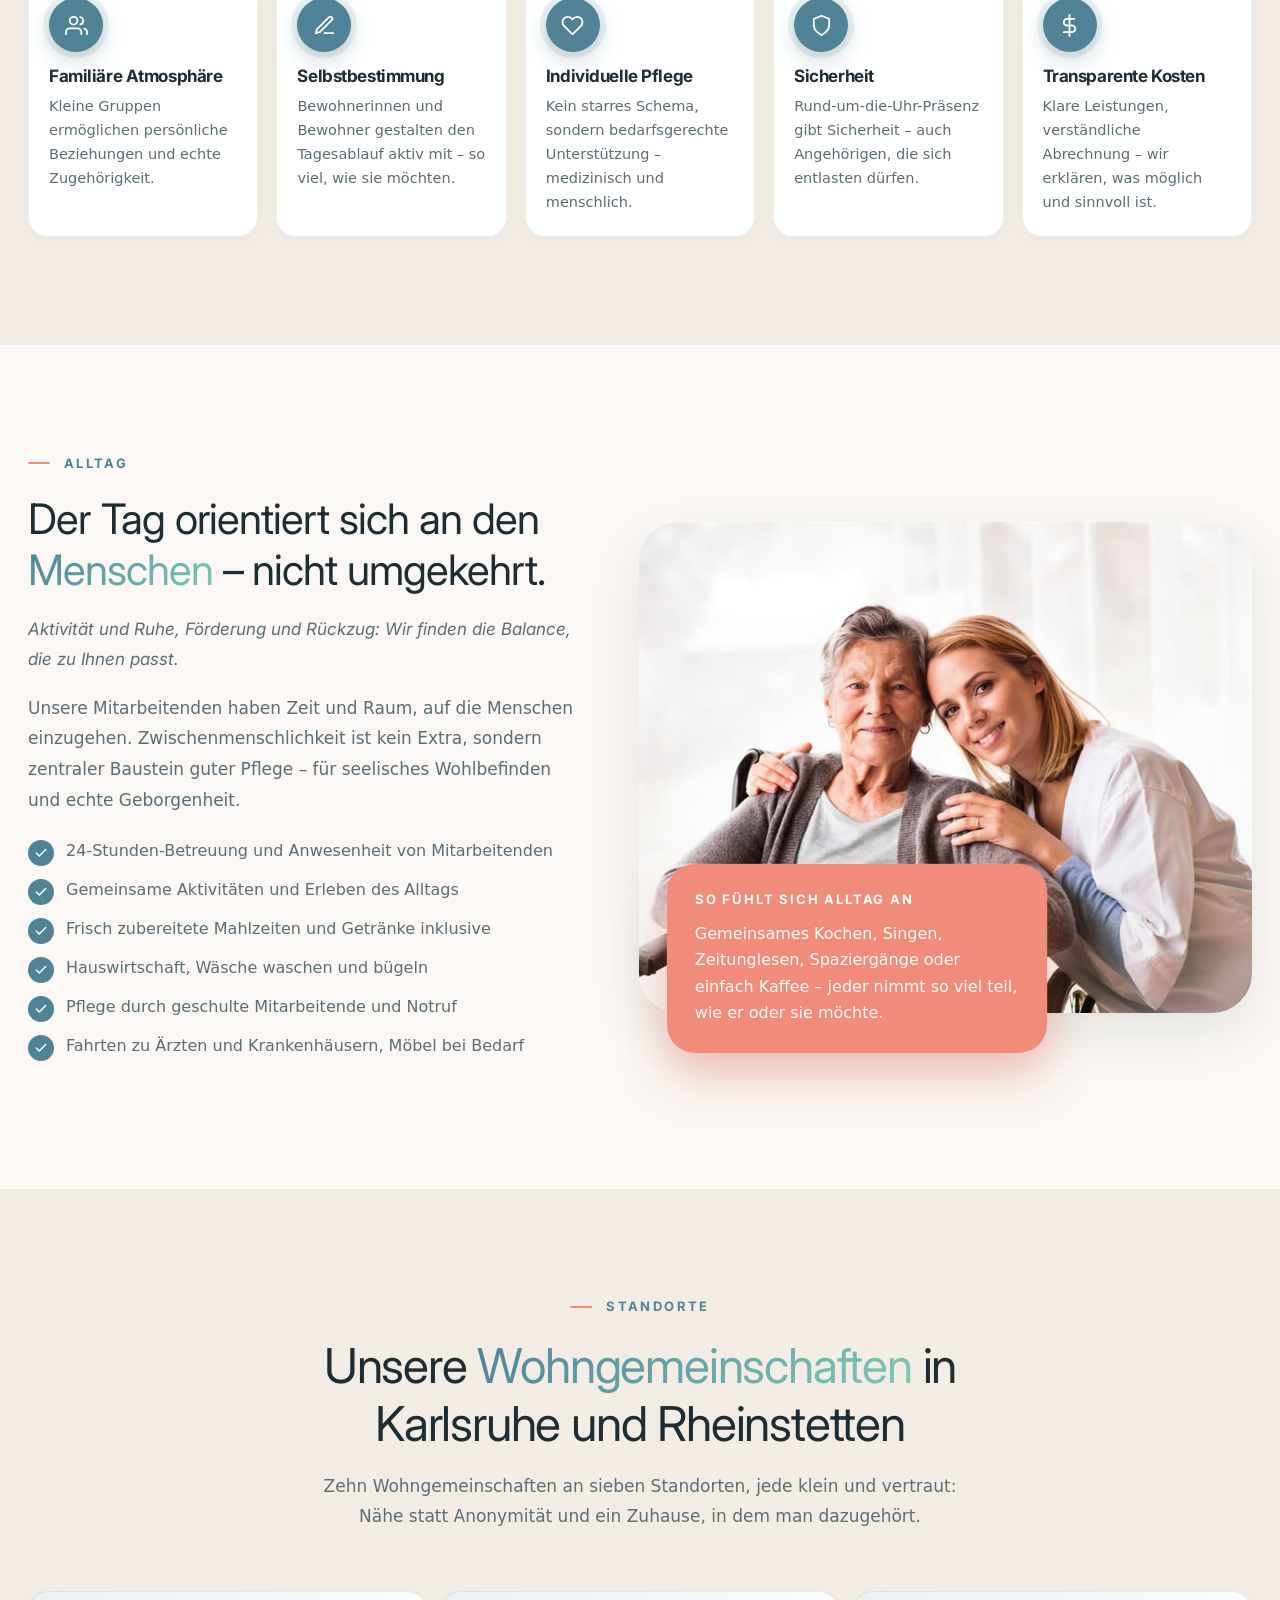
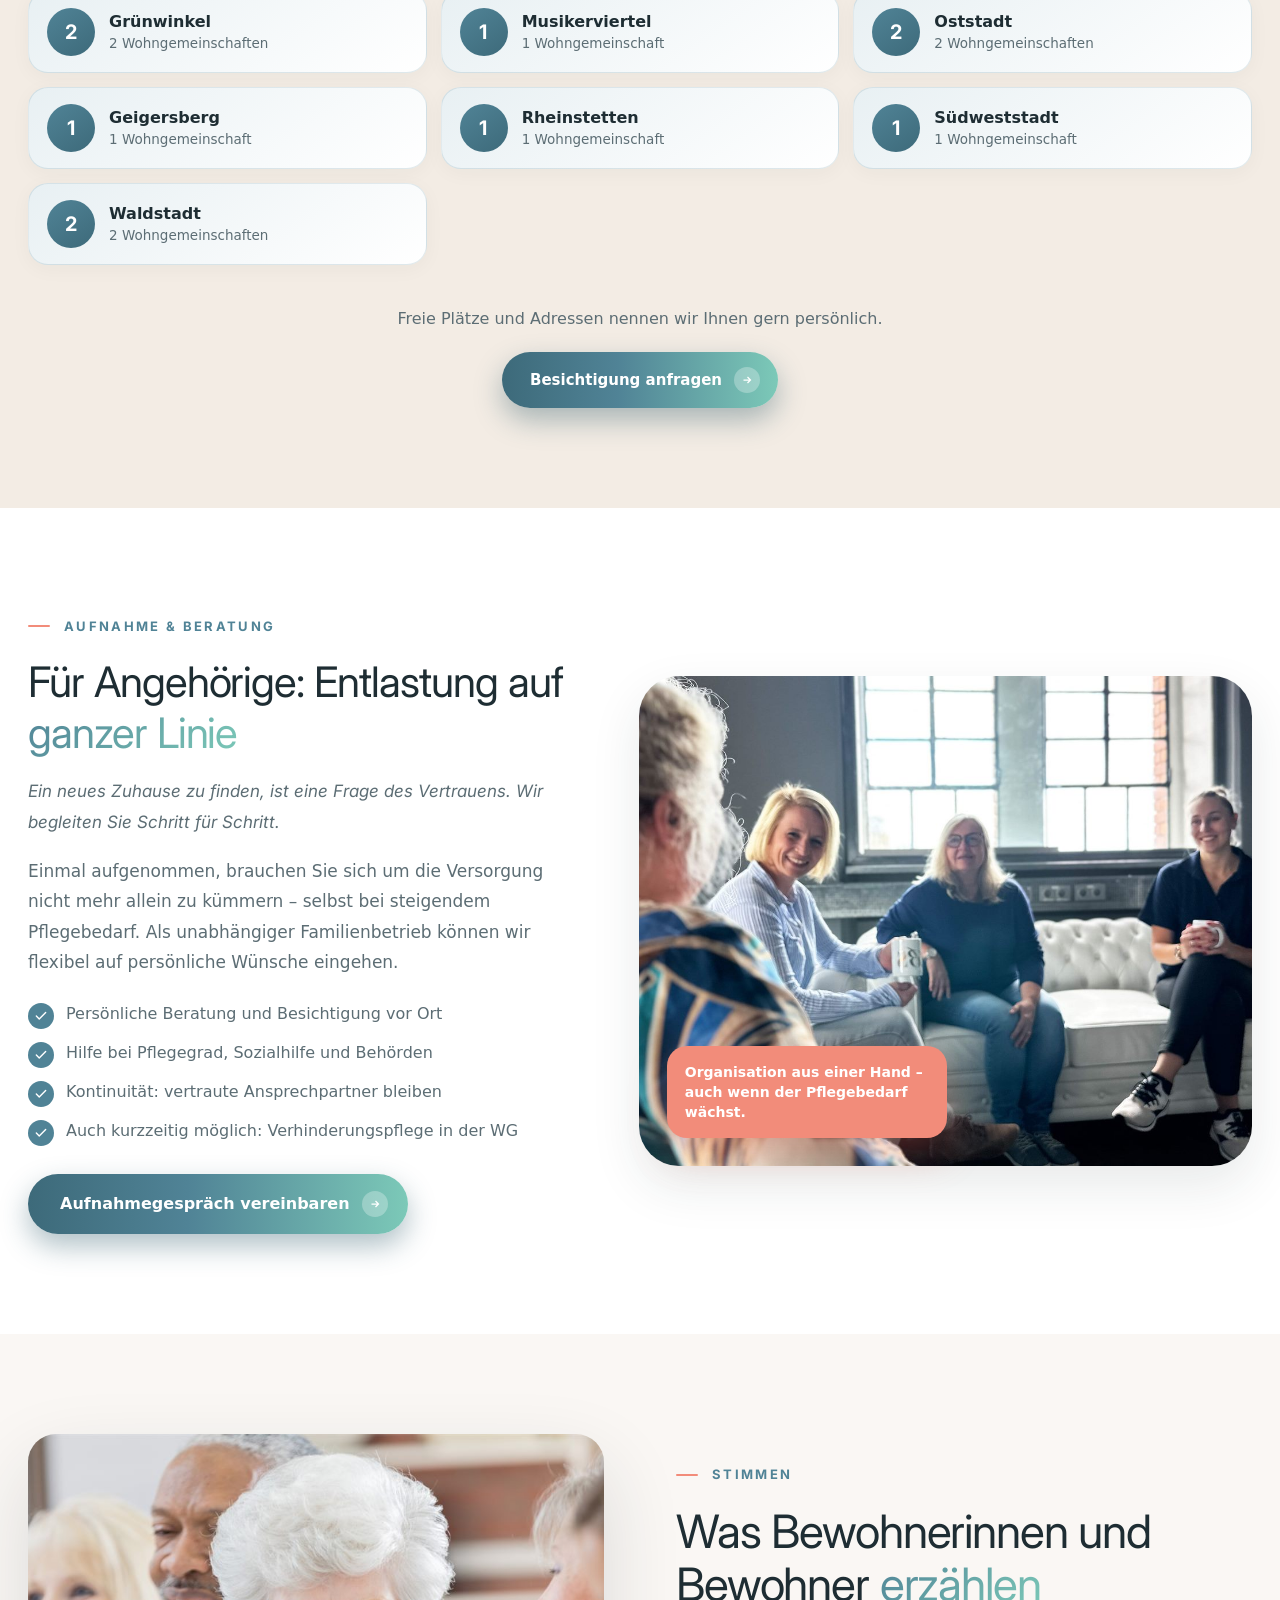
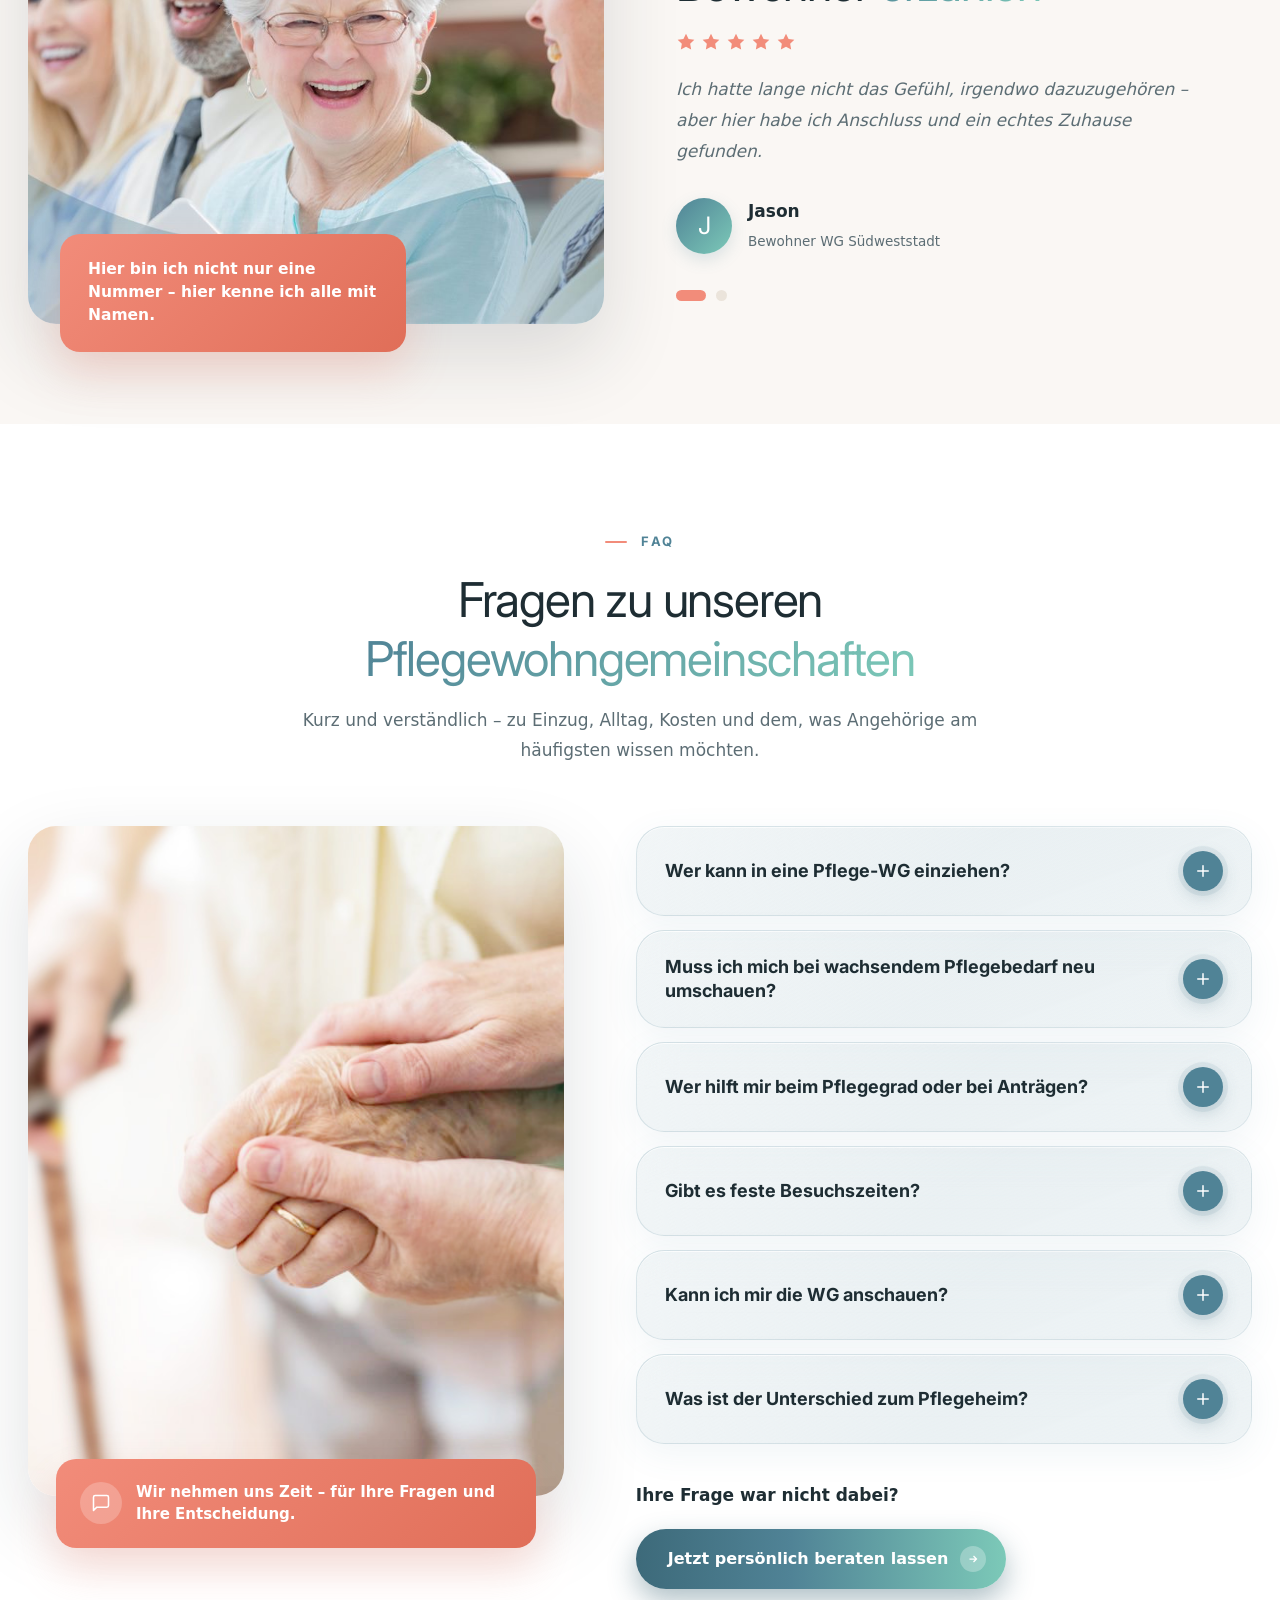
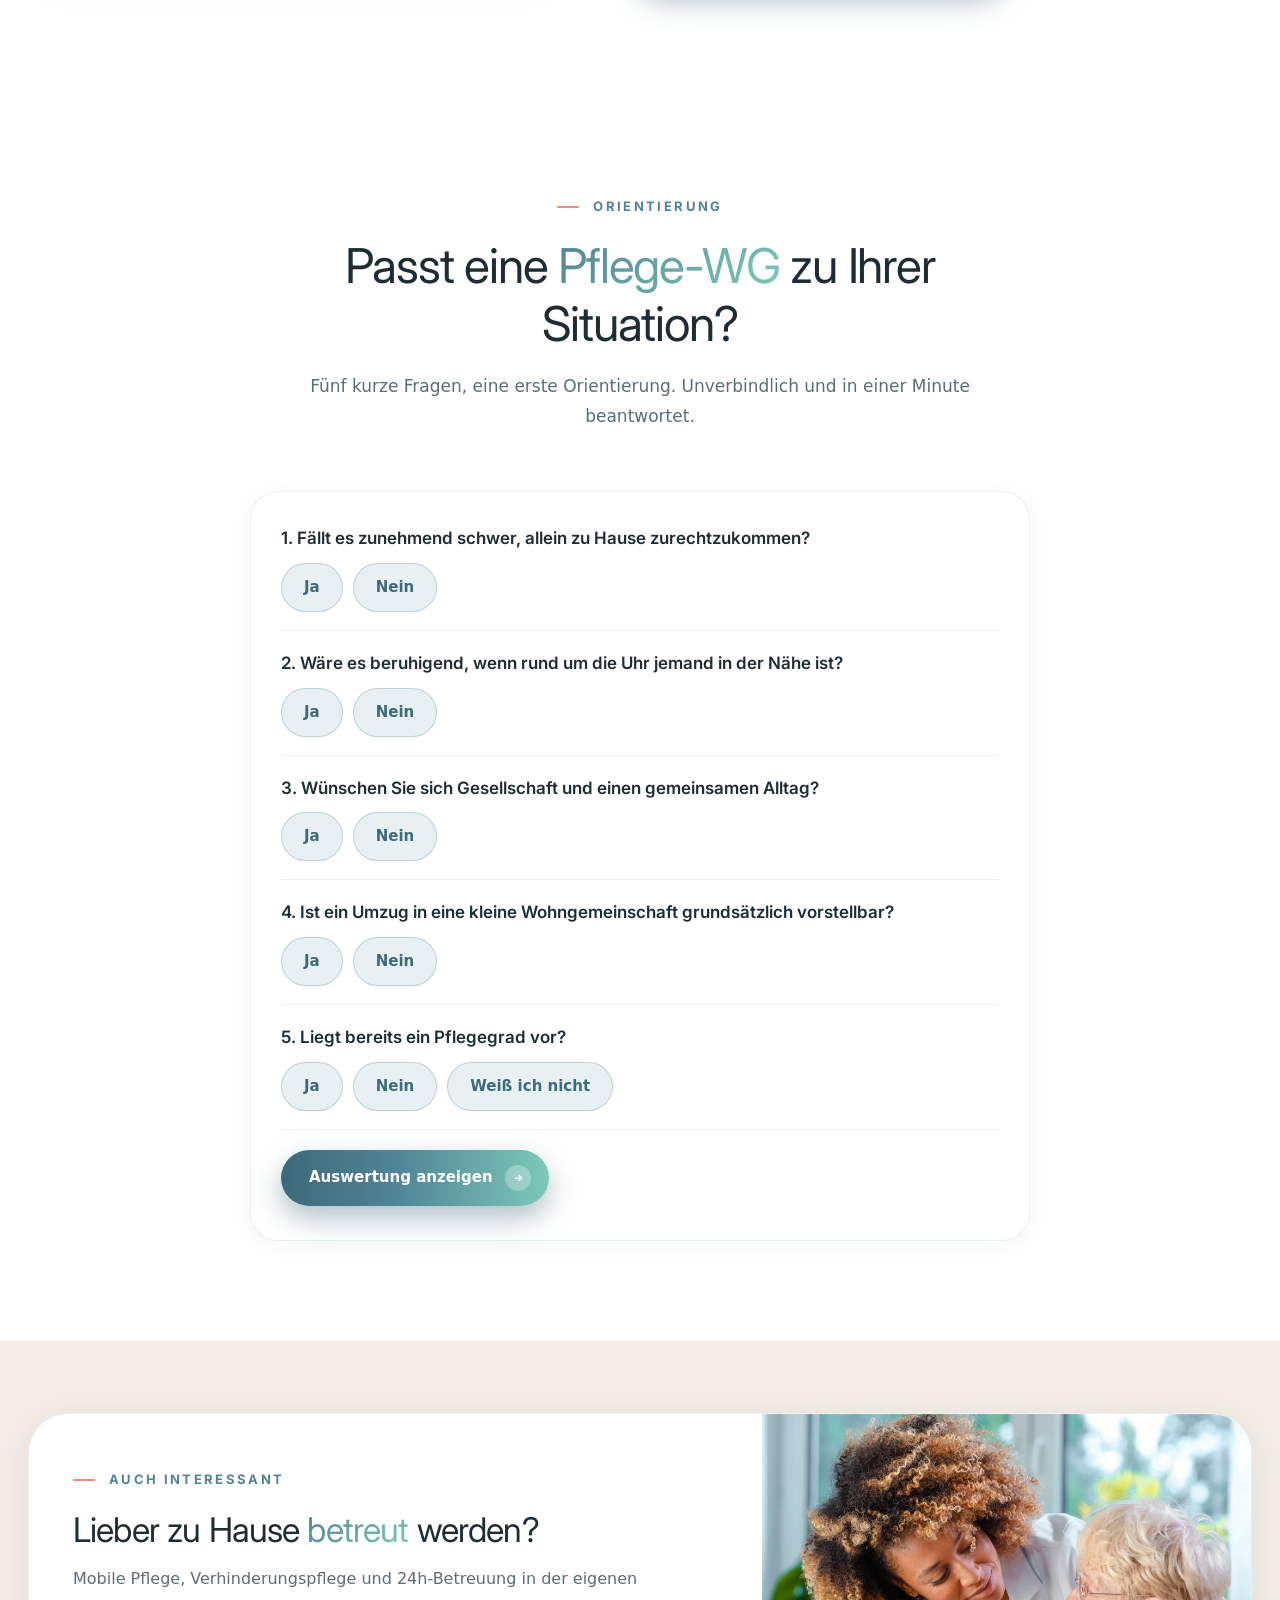
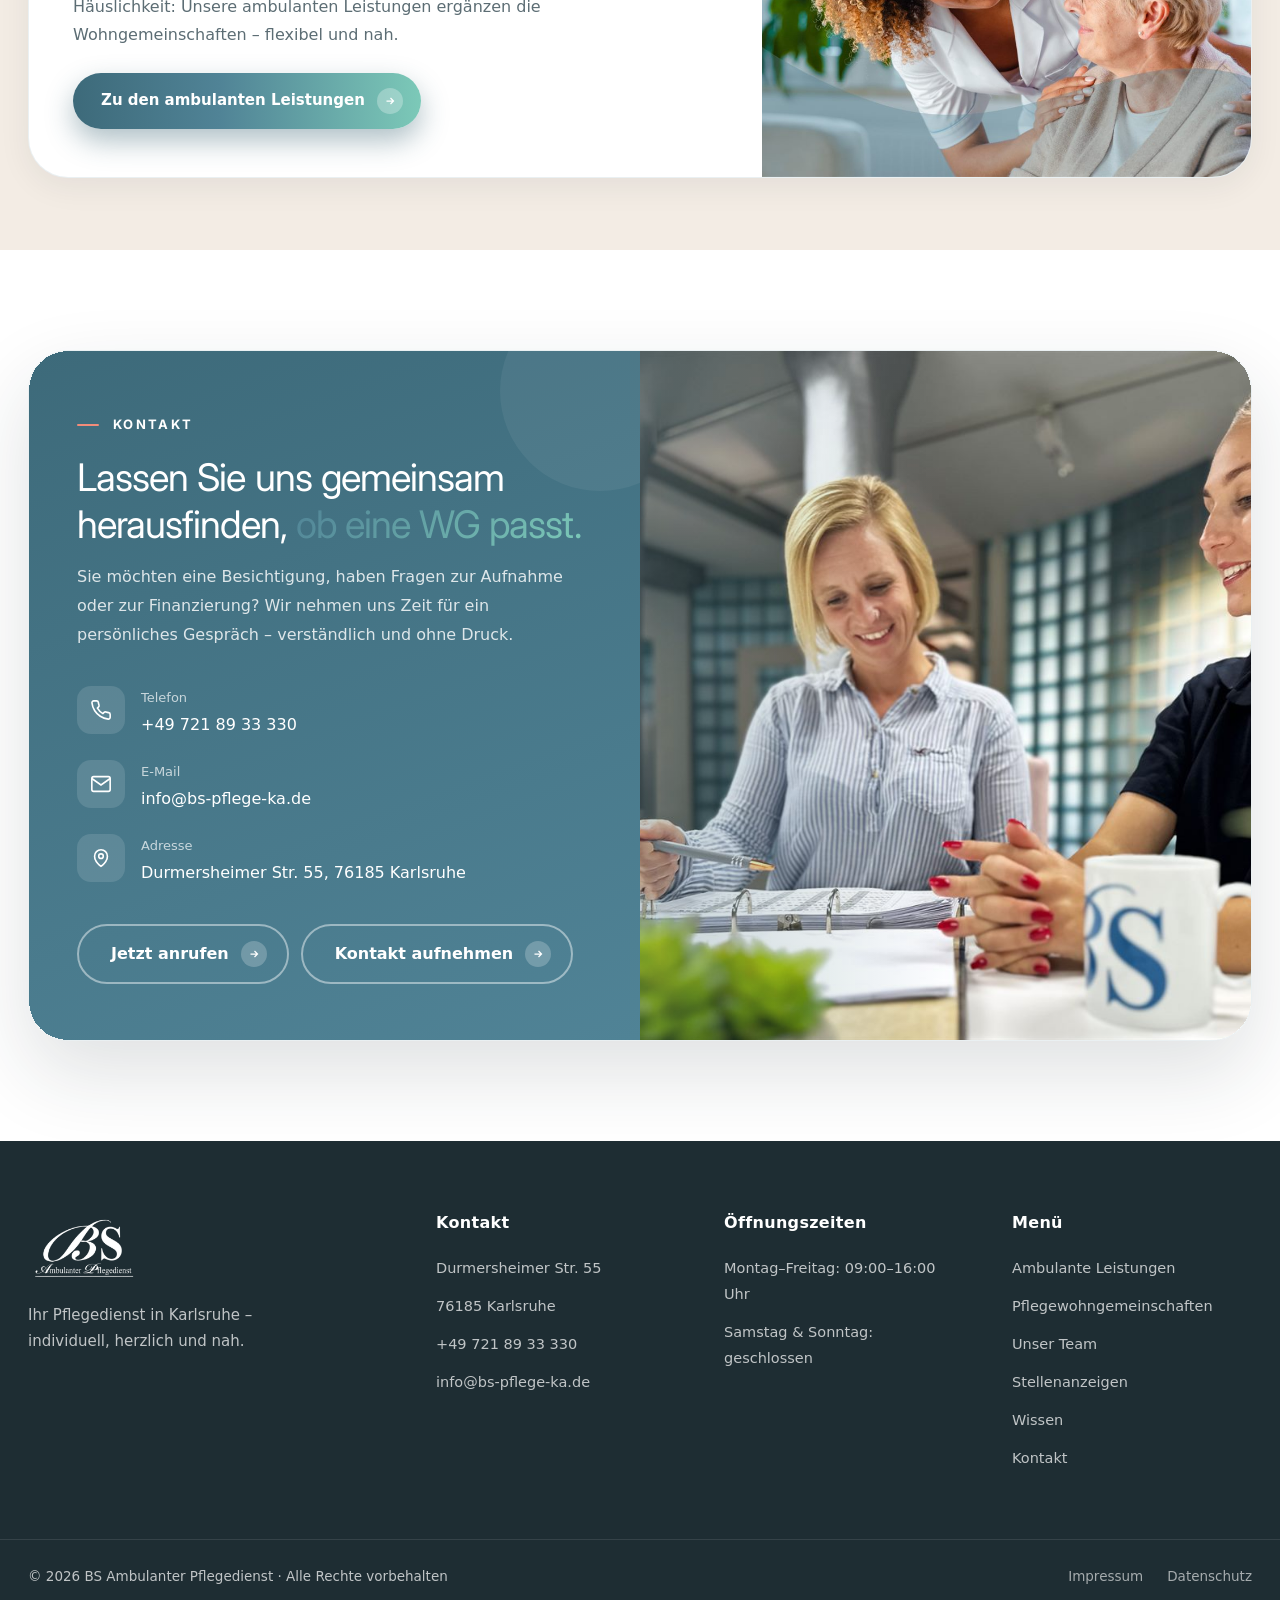
<file: pflegewohngemeinschaften.html>
﻿<!DOCTYPE html>
<html lang="de">
<head>
  <meta charset="UTF-8" />
  <meta name="viewport" content="width=device-width, initial-scale=1.0" />

  <title>Pflegewohngemeinschaften Karlsruhe | Ambulant betreute WG | BS Pflege</title>
  <meta name="description" content="Ambulant betreute Pflegewohngemeinschaften in Karlsruhe: familiäre Atmosphäre mit max. 8 Bewohnern, 24h-Betreuung und individueller Pflege – Alternative zum Pflegeheim." />
  <meta name="keywords" content="Pflegewohngemeinschaft Karlsruhe, betreute Wohngemeinschaft Karlsruhe, ambulant betreute WG, Pflege-WG Karlsruhe, Alternative Pflegeheim, Grünwinkel, Oststadt, Südweststadt, Waldstadt, Rheinstetten" />
  <meta name="author" content="BS Ambulanter Pflegedienst" />
  <meta name="robots" content="index, follow" />
  <link rel="canonical" href="https://www.bs-pflege-ka.de/pflegewohngemeinschaften/" />

  <meta property="og:type" content="website" />
  <meta property="og:locale" content="de_DE" />
  <meta property="og:title" content="Pflegewohngemeinschaften Karlsruhe | BS Pflege" />
  <meta property="og:description" content="Kleine Gruppen, 24h-Betreuung und echtes Miteinander – ambulant betreute Wohngemeinschaften als liebevolle Alternative zum Pflegeheim." />
  <meta property="og:url" content="https://www.bs-pflege-ka.de/pflegewohngemeinschaften/" />
  <meta property="og:image" content="assets/img/team.jpg" />
  <meta property="og:site_name" content="BS Ambulanter Pflegedienst" />

  <link rel="icon" href="assets/img/favicon.jpeg" />
  <link rel="apple-touch-icon" href="assets/img/favicon.jpeg" />

  <link rel="preconnect" href="https://fonts.googleapis.com" />
  <link rel="preconnect" href="https://fonts.gstatic.com" crossorigin />
  <link href="https://fonts.googleapis.com/css2?family=Inter:wght@400;500;600;700;800&family=Google+Sans+Flex:wght@100..900&display=swap" rel="stylesheet" />

  <link rel="stylesheet" href="assets/css/style.css?v=20260929a" />
  <noscript><style>.reveal{opacity:1!important;transform:none!important;}</style></noscript>
  <script>
  (function () {
    try {
      var s = JSON.parse(localStorage.getItem("bs-a11y") || "{}");
      var root = document.documentElement;
      var scales = { sm: 0.875, lg: 1.125, xl: 1.25 };
      if (s.font && s.font !== "normal" && scales[s.font]) {
        root.setAttribute("data-a11y-font", s.font);
        root.style.zoom = scales[s.font];
      }
      if (s.contrast) root.classList.add("a11y-contrast");
      if (s.underline) root.classList.add("a11y-underline-links");
      if (s.motion) root.classList.add("a11y-reduced-motion");
      if (s.lineHeight) root.classList.add("a11y-line-height");
    } catch (e) {}
  })();
  </script>

  <script type="application/ld+json">
  {
    "@context": "https://schema.org",
    "@type": "MedicalBusiness",
    "name": "BS Ambulanter Pflegedienst",
    "url": "https://www.bs-pflege-ka.de/pflegewohngemeinschaften/",
    "telephone": "+49 721 8933330",
    "email": "info@bs-pflege-ka.de",
    "description": "Ambulant betreute Pflegewohngemeinschaften in Karlsruhe: familiäre Wohnform mit maximal acht Bewohnerinnen und Bewohnern, 24h-Präsenz und individueller Pflege.",
    "address": {
      "@type": "PostalAddress",
      "streetAddress": "Durmersheimer Str. 55",
      "addressLocality": "Karlsruhe",
      "postalCode": "76185",
      "addressCountry": "DE"
    },
    "areaServed": "Karlsruhe",
    "hasOfferCatalog": {
      "@type": "OfferCatalog",
      "name": "Pflegewohngemeinschaften",
      "itemListElement": [
        { "@type": "Offer", "itemOffered": { "@type": "Service", "name": "Ambulant betreute Wohngemeinschaft" } },
        { "@type": "Offer", "itemOffered": { "@type": "Service", "name": "24h-Betreuung in der Pflege-WG" } },
        { "@type": "Offer", "itemOffered": { "@type": "Service", "name": "Aufnahmeberatung Pflegewohngemeinschaft" } }
      ]
    }
  }
  </script>
  <script type="application/ld+json">
  {
    "@context": "https://schema.org",
    "@type": "BreadcrumbList",
    "itemListElement": [
      { "@type": "ListItem", "position": 1, "name": "Startseite", "item": "https://www.bs-pflege-ka.de/" },
      { "@type": "ListItem", "position": 2, "name": "Pflegewohngemeinschaften", "item": "https://www.bs-pflege-ka.de/pflegewohngemeinschaften/" }
    ]
  }
  </script>
  <script type="application/ld+json">
  {
    "@context": "https://schema.org",
    "@type": "FAQPage",
    "mainEntity": [
      {
        "@type": "Question",
        "name": "Wer kann in eine Pflege-WG einziehen?",
        "acceptedAnswer": {
          "@type": "Answer",
          "text": "Menschen mit Pflegegrad, die Unterstützung im Alltag brauchen und lieber in Gemeinschaft statt allein oder im klassischen Pflegeheim leben möchten."
        }
      },
      {
        "@type": "Question",
        "name": "Muss ich mich bei wachsendem Pflegebedarf neu umschauen?",
        "acceptedAnswer": {
          "@type": "Answer",
          "text": "Nein. Alles kommt aus einer Hand: Vom ambulanten Pflegedienst bis zur 24-Stunden-Betreuung in der Wohngemeinschaft. Sie behalten vertraute Ansprechpartner und oft auch dieselben Pflegekräfte."
        }
      },
      {
        "@type": "Question",
        "name": "Wer hilft mir beim Pflegegrad oder bei Anträgen?",
        "acceptedAnswer": {
          "@type": "Answer",
          "text": "Wir unterstützen aktiv bei Anträgen zur Pflegeversicherung, Sozialhilfe, gesetzlicher Betreuung und im Austausch mit Krankenkassen."
        }
      },
      {
        "@type": "Question",
        "name": "Gibt es feste Besuchszeiten?",
        "acceptedAnswer": {
          "@type": "Answer",
          "text": "Unsere Wohngemeinschaften sind offen für Besuche – im Sinne der Bewohner und ihrer Tagesstruktur. Gerne beraten wir Sie individuell dazu."
        }
      },
      {
        "@type": "Question",
        "name": "Kann ich mir die WG anschauen?",
        "acceptedAnswer": {
          "@type": "Answer",
          "text": "Ja. Wir laden Sie ein, sich vor Ort ein eigenes Bild zu machen und die Atmosphäre kennenzulernen."
        }
      },
      {
        "@type": "Question",
        "name": "Was ist der Unterschied zum Pflegeheim?",
        "acceptedAnswer": {
          "@type": "Answer",
          "text": "Mehr Mitbestimmung, familiäre Atmosphäre und weniger Anonymität – bei gleicher Sicherheit und professioneller Versorgung. Kleine Gruppen mit maximal acht Bewohnerinnen und Bewohnern."
        }
      }
    ]
  }
  </script>
</head>
<body class="page-sub">
  <a class="skip-link" href="#main">Zum Inhalt springen</a>

  <div class="page-hero-shell">
  <section class="page-hero" aria-label="Pflegewohngemeinschaften">
    <div class="page-hero__media" aria-hidden="true">
      <img src="assets/img/team.jpg" alt="" width="1024" height="683" fetchpriority="high" />
    </div>
    <div class="page-hero__overlay" aria-hidden="true"></div>

    <header class="header header--overlay" id="header">
      <div class="container header__inner">
        <a class="header__logo" href="index.html" aria-label="BS Ambulanter Pflegedienst – Startseite">
          <img class="header__logo-light" src="assets/img/logo-white.png" alt="BS Ambulanter Pflegedienst Karlsruhe" width="180" height="112" />
          <img class="header__logo-dark" src="assets/img/logo-dark.png" alt="" width="180" height="112" aria-hidden="true" />
        </a>
        <nav class="nav" id="nav" aria-label="Hauptnavigation">
          <button class="nav__close" id="navClose" aria-label="Menü schließen">&times;</button>
          <ul class="nav__list">
            <li><a href="index.html" class="nav__link">Startseite</a></li>
            <li><a href="ambulante-leistungen.html" class="nav__link">Ambulante Leistungen</a></li>
            <li><a href="pflegewohngemeinschaften.html" class="nav__link active" aria-current="page">Pflegewohngemeinschaften</a></li>
            <li><a href="unser-team.html" class="nav__link">Unser Team</a></li>
            <li><a href="stellenanzeigen.html" class="nav__link">Stellenanzeigen</a></li>
            <li><a href="faq.html" class="nav__link">Wissen</a></li>
            <li><a href="kontakt.html" class="nav__link">Kontakt</a></li>
          </ul>
          <a href="kontakt.html" class="btn btn--primary nav__cta">
            Beratung anfragen
            <span class="btn__arrow"><svg viewBox="0 0 24 24"><path d="M5 12h14M13 6l6 6-6 6"/></svg></span>
          </a>
        </nav>
        <button class="nav__toggle" id="navToggle" aria-label="Menü öffnen" aria-expanded="false">
          <span></span><span></span><span></span>
        </button>
      </div>
    </header>

    <div class="container page-hero__body">
      <span class="hero__eyebrow">Ambulant betreute Wohngemeinschaften</span>
      <h1 class="page-hero__title">Ein Zuhause in kleiner <span class="headline-serif headline-serif--hero">Gemeinschaft</span>.</h1>
      <p class="page-hero__lead">
        Selbstbestimmung, Geborgenheit und echte Nähe: In unseren Pflegewohngemeinschaften
        leben maximal acht Menschen zusammen – mit 24h-Betreuung und professioneller Pflege
        aus einer Hand.
      </p>
      <div class="page-hero__actions">
        <a href="#konzept" class="btn btn--primary btn--lg">
          Konzept entdecken
          <span class="btn__arrow"><svg viewBox="0 0 24 24"><path d="M5 12h14M13 6l6 6-6 6"/></svg></span>
        </a>
        <a href="tel:+497218933330" class="btn btn--outline-light btn--lg">
          +49 721 89 33 330
          <span class="btn__arrow"><svg viewBox="0 0 24 24"><path d="M5 12h14M13 6l6 6-6 6"/></svg></span>
        </a>
      </div>
    </div>
  </section>

  <div class="hero__cards hero__cards--services">
    <div class="container">
      <div class="hero__cards-inner reveal" role="navigation" aria-label="Inhaltsübersicht">
        <a class="hero__card" href="#konzept">
          <span class="hero__card-icon" aria-hidden="true">
            <svg viewBox="0 0 24 24"><path d="M17 21v-2a4 4 0 0 0-4-4H5a4 4 0 0 0-4 4v2"/><circle cx="9" cy="7" r="4"/><path d="M23 21v-2a4 4 0 0 0-3-3.87M16 3.13a4 4 0 0 1 0 7.75"/></svg>
          </span>
          <h3>Konzept &amp; Alltag</h3>
          <p>Familiär, selbstbestimmt, rund um die Uhr</p>
        </a>
        <a class="hero__card hero__card--mid" href="#standorte">
          <span class="hero__card-icon" aria-hidden="true">
            <svg viewBox="0 0 24 24"><path d="M12 21s7-4.5 7-11a7 7 0 1 0-14 0c0 6.5 7 11 7 11z"/><circle cx="12" cy="10" r="2.5"/></svg>
          </span>
          <h3>Standorte / WGs</h3>
          <p>Zehn WGs in Karlsruhe und Rheinstetten</p>
        </a>
        <a class="hero__card hero__card--alt" href="#aufnahme">
          <span class="hero__card-icon" aria-hidden="true">
            <svg viewBox="0 0 24 24"><path d="M21 15a2 2 0 0 1-2 2H7l-4 4V5a2 2 0 0 1 2-2h14a2 2 0 0 1 2 2z"/></svg>
          </span>
          <h3>Aufnahme &amp; Beratung</h3>
          <p>Besichtigung, Anträge, persönlicher Weg</p>
        </a>
      </div>
    </div>
  </div>
  </div>

  <main id="main">

    <!-- KONZEPT -->
    <section class="service-block" id="konzept">
      <div class="container">
        <div class="service-block__grid">
          <div class="service-block__media reveal">
            <img src="assets/img/seniorensingen.jpg" alt="Gemeinschaft und Alltag in einer ambulant betreuten Pflegewohngemeinschaft" width="1024" height="768" loading="lazy" />
            <div class="service-block__badge">Maximal 8 Bewohnerinnen und Bewohner – damit jede und jeder ein Gesicht bleibt.</div>
          </div>
          <div class="service-block__text reveal">
            <span class="section-label">Konzept</span>
            <h2>Leben in Gemeinschaft – mit der Unterstützung, die <span class="headline-serif">gebraucht</span> wird.</h2>
            <p class="intro__lead">Niemand möchte nur eine Nummer sein. Deshalb sind unsere Wohngemeinschaften klein, vertraut und nah.</p>
            <p>
              Statt anonymer Heimstrukturen erwartet Sie ein Alltag mit Selbstbestimmung,
              Geborgenheit und echtem Miteinander. Ob gemeinsames Kochen, Alltagsbegleitung oder
              professionelle Pflege: Hier verbinden sich Freiheit und Fürsorge.
            </p>
            <p>
              Unsere Präsenzkräfte sind rund um die Uhr vor Ort und kümmern sich um hauswirtschaftliche
              Belange. Die pflegerische Versorgung übernimmt unser erfahrenes Team ambulanter
              Pflegekräfte – alles aus einer Hand, mit Zeit für Gespräche und individuelle Betreuung.
            </p>
          </div>
        </div>

        <div class="pillar-grid pillar-grid--five reveal" style="margin-top:48px;">
          <article class="pillar-card">
            <span class="card-icon" aria-hidden="true"><svg viewBox="0 0 24 24"><path d="M17 21v-2a4 4 0 0 0-4-4H5a4 4 0 0 0-4 4v2"/><circle cx="9" cy="7" r="4"/><path d="M23 21v-2a4 4 0 0 0-3-3.87M16 3.13a4 4 0 0 1 0 7.75"/></svg></span>
            <h3>Familiäre Atmosphäre</h3>
            <p>Kleine Gruppen ermöglichen persönliche Beziehungen und echte Zugehörigkeit.</p>
          </article>
          <article class="pillar-card">
            <span class="card-icon" aria-hidden="true"><svg viewBox="0 0 24 24"><path d="M12 20h9"/><path d="M16.5 3.5a2.12 2.12 0 0 1 3 3L7 19l-4 1 1-4L16.5 3.5z"/></svg></span>
            <h3>Selbstbestimmung</h3>
            <p>Bewohnerinnen und Bewohner gestalten den Tagesablauf aktiv mit – so viel, wie sie möchten.</p>
          </article>
          <article class="pillar-card">
            <span class="card-icon" aria-hidden="true"><svg viewBox="0 0 24 24"><path d="M20.84 4.61a5.5 5.5 0 0 0-7.78 0L12 5.67l-1.06-1.06a5.5 5.5 0 0 0-7.78 7.78l1.06 1.06L12 21.23l7.78-7.78 1.06-1.06a5.5 5.5 0 0 0 0-7.78z"/></svg></span>
            <h3>Individuelle Pflege</h3>
            <p>Kein starres Schema, sondern bedarfsgerechte Unterstützung – medizinisch und menschlich.</p>
          </article>
          <article class="pillar-card">
            <span class="card-icon" aria-hidden="true"><svg viewBox="0 0 24 24"><path d="M12 22s8-4 8-10V5l-8-3-8 3v7c0 6 8 10 8 10z"/></svg></span>
            <h3>Sicherheit</h3>
            <p>Rund-um-die-Uhr-Präsenz gibt Sicherheit – auch Angehörigen, die sich entlasten dürfen.</p>
          </article>
          <article class="pillar-card">
            <span class="card-icon" aria-hidden="true"><svg viewBox="0 0 24 24"><path d="M12 1v22M17 5H9.5a3.5 3.5 0 0 0 0 7h5a3.5 3.5 0 0 1 0 7H6"/></svg></span>
            <h3>Transparente Kosten</h3>
            <p>Klare Leistungen, verständliche Abrechnung – wir erklären, was möglich und sinnvoll ist.</p>
          </article>
        </div>
      </div>
    </section>

    <!-- ALLTAG -->
    <section class="service-block service-block--alt" id="alltag">
      <div class="container">
        <div class="service-block__grid service-block__grid--flip">
          <div class="service-block__media reveal">
            <img src="assets/img/care-2.jpg" alt="Alltag und Betreuung in der Pflegewohngemeinschaft bei BS Pflege" width="1024" height="683" loading="lazy" />
            <div class="service-block__badge service-block__badge--note">
              <strong>So fühlt sich Alltag an</strong>
              <p>Gemeinsames Kochen, Singen, Zeitunglesen, Spaziergänge oder einfach Kaffee – jeder nimmt so viel teil, wie er oder sie möchte.</p>
            </div>
          </div>
          <div class="service-block__text reveal">
            <span class="section-label">Alltag</span>
            <h2>Der Tag orientiert sich an den <span class="headline-serif">Menschen</span> – nicht umgekehrt.</h2>
            <p class="intro__lead">Aktivität und Ruhe, Förderung und Rückzug: Wir finden die Balance, die zu Ihnen passt.</p>
            <p>
              Unsere Mitarbeitenden haben Zeit und Raum, auf die Menschen einzugehen.
              Zwischenmenschlichkeit ist kein Extra, sondern zentraler Baustein guter Pflege –
              für seelisches Wohlbefinden und echte Geborgenheit.
            </p>

            <ul class="check-list">
              <li>
                <span class="check-list__icon" aria-hidden="true"><svg viewBox="0 0 24 24"><path d="M20 6L9 17l-5-5"/></svg></span>
                24-Stunden-Betreuung und Anwesenheit von Mitarbeitenden
              </li>
              <li>
                <span class="check-list__icon" aria-hidden="true"><svg viewBox="0 0 24 24"><path d="M20 6L9 17l-5-5"/></svg></span>
                Gemeinsame Aktivitäten und Erleben des Alltags
              </li>
              <li>
                <span class="check-list__icon" aria-hidden="true"><svg viewBox="0 0 24 24"><path d="M20 6L9 17l-5-5"/></svg></span>
                Frisch zubereitete Mahlzeiten und Getränke inklusive
              </li>
              <li>
                <span class="check-list__icon" aria-hidden="true"><svg viewBox="0 0 24 24"><path d="M20 6L9 17l-5-5"/></svg></span>
                Hauswirtschaft, Wäsche waschen und bügeln
              </li>
              <li>
                <span class="check-list__icon" aria-hidden="true"><svg viewBox="0 0 24 24"><path d="M20 6L9 17l-5-5"/></svg></span>
                Pflege durch geschulte Mitarbeitende und Notruf
              </li>
              <li>
                <span class="check-list__icon" aria-hidden="true"><svg viewBox="0 0 24 24"><path d="M20 6L9 17l-5-5"/></svg></span>
                Fahrten zu Ärzten und Krankenhäusern, Möbel bei Bedarf
              </li>
            </ul>
          </div>
        </div>
      </div>
    </section>

    <!-- STANDORTE -->
    <section class="service-block" id="standorte">
      <div class="container">
        <header class="section-head reveal">
          <span class="section-label">Standorte</span>
          <h2>Unsere <span class="headline-serif">Wohngemeinschaften</span> in Karlsruhe und Rheinstetten</h2>
          <p class="section-head__sub">
            Zehn Wohngemeinschaften an sieben Standorten, jede klein und vertraut: Nähe statt Anonymität
            und ein Zuhause, in dem man dazugehört.
          </p>
        </header>

        <div class="people-grid wg-standorte reveal">
          <article class="person">
            <span class="person__avatar" aria-hidden="true">2</span>
            <div class="person__meta">
              <h4>Grünwinkel</h4>
              <p>2 Wohngemeinschaften</p>
            </div>
          </article>
          <article class="person">
            <span class="person__avatar" aria-hidden="true">1</span>
            <div class="person__meta">
              <h4>Musikerviertel</h4>
              <p>1 Wohngemeinschaft</p>
            </div>
          </article>
          <article class="person">
            <span class="person__avatar" aria-hidden="true">2</span>
            <div class="person__meta">
              <h4>Oststadt</h4>
              <p>2 Wohngemeinschaften</p>
            </div>
          </article>
          <article class="person">
            <span class="person__avatar" aria-hidden="true">1</span>
            <div class="person__meta">
              <h4>Geigersberg</h4>
              <p>1 Wohngemeinschaft</p>
            </div>
          </article>
          <article class="person">
            <span class="person__avatar" aria-hidden="true">1</span>
            <div class="person__meta">
              <h4>Rheinstetten</h4>
              <p>1 Wohngemeinschaft</p>
            </div>
          </article>
          <article class="person">
            <span class="person__avatar" aria-hidden="true">1</span>
            <div class="person__meta">
              <h4>Südweststadt</h4>
              <p>1 Wohngemeinschaft</p>
            </div>
          </article>
          <article class="person">
            <span class="person__avatar" aria-hidden="true">2</span>
            <div class="person__meta">
              <h4>Waldstadt</h4>
              <p>2 Wohngemeinschaften</p>
            </div>
          </article>
        </div>

        <div class="wg-standorte__cta reveal">
          <p>Freie Plätze und Adressen nennen wir Ihnen gern persönlich.</p>
          <a href="#aufnahme" class="btn btn--primary">
            Besichtigung anfragen
            <span class="btn__arrow"><svg viewBox="0 0 24 24"><path d="M5 12h14M13 6l6 6-6 6"/></svg></span>
          </a>
        </div>
      </div>
    </section>

    <!-- AUFNAHME & ANGEHÖRIGE -->
    <section class="service-block service-block--white" id="aufnahme">
      <div class="container">
        <div class="service-block__grid service-block__grid--flip">
          <div class="service-block__media reveal">
            <img src="assets/img/beratung.jpg" alt="Persönliche Beratung und Aufnahme in eine Pflegewohngemeinschaft" width="1024" height="683" loading="lazy" />
            <div class="service-block__badge">Organisation aus einer Hand – auch wenn der Pflegebedarf wächst.</div>
          </div>
          <div class="service-block__text reveal">
            <span class="section-label">Aufnahme &amp; Beratung</span>
            <h2>Für Angehörige: Entlastung auf <span class="headline-serif">ganzer Linie</span></h2>
            <p class="intro__lead">Ein neues Zuhause zu finden, ist eine Frage des Vertrauens. Wir begleiten Sie Schritt für Schritt.</p>
            <p>
              Einmal aufgenommen, brauchen Sie sich um die Versorgung nicht mehr allein zu kümmern –
              selbst bei steigendem Pflegebedarf. Als unabhängiger Familienbetrieb können wir flexibel
              auf persönliche Wünsche eingehen.
            </p>

            <ul class="check-list">
              <li>
                <span class="check-list__icon" aria-hidden="true"><svg viewBox="0 0 24 24"><path d="M20 6L9 17l-5-5"/></svg></span>
                Persönliche Beratung und Besichtigung vor Ort
              </li>
              <li>
                <span class="check-list__icon" aria-hidden="true"><svg viewBox="0 0 24 24"><path d="M20 6L9 17l-5-5"/></svg></span>
                Hilfe bei Pflegegrad, Sozialhilfe und Behörden
              </li>
              <li>
                <span class="check-list__icon" aria-hidden="true"><svg viewBox="0 0 24 24"><path d="M20 6L9 17l-5-5"/></svg></span>
                Kontinuität: vertraute Ansprechpartner bleiben
              </li>
              <li>
                <span class="check-list__icon" aria-hidden="true"><svg viewBox="0 0 24 24"><path d="M20 6L9 17l-5-5"/></svg></span>
                Auch kurzzeitig möglich: Verhinderungspflege in der WG
              </li>
            </ul>

            <a href="kontakt.html" class="btn btn--primary btn--lg">
              Aufnahmegespräch vereinbaren
              <span class="btn__arrow"><svg viewBox="0 0 24 24"><path d="M5 12h14M13 6l6 6-6 6"/></svg></span>
            </a>
          </div>
        </div>
      </div>
    </section>

    <!-- STIMMEN -->
    <section class="testimonials testimonials--soft" id="stimmen" aria-labelledby="wg-stimmen-title">
      <div class="container testimonials__wrap">
        <div class="testimonials__media reveal">
          <div class="testimonials__img">
            <img src="assets/img/seniorensingen.jpg" alt="Zufriedene Bewohnerinnen und Bewohner der Pflegewohngemeinschaften" width="1024" height="768" loading="lazy" />
          </div>
          <div class="testimonials__badge">
            Hier bin ich nicht nur eine Nummer – hier kenne ich alle mit Namen.
          </div>
        </div>

        <div class="testimonials__panel reveal">
          <span class="section-label">Stimmen</span>
          <h2 id="wg-stimmen-title">Was Bewohnerinnen und Bewohner <span class="headline-serif">erzählen</span></h2>

          <div class="testi-slider" id="testiSlider">
            <div class="testi-slide is-active">
              <div class="testi-slide__stars" aria-label="5 von 5 Sternen">
                <svg viewBox="0 0 24 24"><polygon points="12 2 15.09 8.26 22 9.27 17 14.14 18.18 21.02 12 17.77 5.82 21.02 7 14.14 2 9.27 8.91 8.26 12 2"/></svg>
                <svg viewBox="0 0 24 24"><polygon points="12 2 15.09 8.26 22 9.27 17 14.14 18.18 21.02 12 17.77 5.82 21.02 7 14.14 2 9.27 8.91 8.26 12 2"/></svg>
                <svg viewBox="0 0 24 24"><polygon points="12 2 15.09 8.26 22 9.27 17 14.14 18.18 21.02 12 17.77 5.82 21.02 7 14.14 2 9.27 8.91 8.26 12 2"/></svg>
                <svg viewBox="0 0 24 24"><polygon points="12 2 15.09 8.26 22 9.27 17 14.14 18.18 21.02 12 17.77 5.82 21.02 7 14.14 2 9.27 8.91 8.26 12 2"/></svg>
                <svg viewBox="0 0 24 24"><polygon points="12 2 15.09 8.26 22 9.27 17 14.14 18.18 21.02 12 17.77 5.82 21.02 7 14.14 2 9.27 8.91 8.26 12 2"/></svg>
              </div>
              <blockquote class="testi-slide__quote">Ich hatte lange nicht das Gefühl, irgendwo dazuzugehören – aber hier habe ich Anschluss und ein echtes Zuhause gefunden.</blockquote>
              <div class="testi-slide__author">
                <span class="testi-slide__avatar">J</span>
                <span class="testi-slide__meta"><strong>Jason</strong><small>Bewohner WG Südweststadt</small></span>
              </div>
            </div>

            <div class="testi-slide">
              <div class="testi-slide__stars" aria-label="5 von 5 Sternen">
                <svg viewBox="0 0 24 24"><polygon points="12 2 15.09 8.26 22 9.27 17 14.14 18.18 21.02 12 17.77 5.82 21.02 7 14.14 2 9.27 8.91 8.26 12 2"/></svg>
                <svg viewBox="0 0 24 24"><polygon points="12 2 15.09 8.26 22 9.27 17 14.14 18.18 21.02 12 17.77 5.82 21.02 7 14.14 2 9.27 8.91 8.26 12 2"/></svg>
                <svg viewBox="0 0 24 24"><polygon points="12 2 15.09 8.26 22 9.27 17 14.14 18.18 21.02 12 17.77 5.82 21.02 7 14.14 2 9.27 8.91 8.26 12 2"/></svg>
                <svg viewBox="0 0 24 24"><polygon points="12 2 15.09 8.26 22 9.27 17 14.14 18.18 21.02 12 17.77 5.82 21.02 7 14.14 2 9.27 8.91 8.26 12 2"/></svg>
                <svg viewBox="0 0 24 24"><polygon points="12 2 15.09 8.26 22 9.27 17 14.14 18.18 21.02 12 17.77 5.82 21.02 7 14.14 2 9.27 8.91 8.26 12 2"/></svg>
              </div>
              <blockquote class="testi-slide__quote">In der kleinen Wohngemeinschaft bin ich jetzt zufrieden – ich kenne alle mit Namen und habe sogar schon neue Freunde gefunden.</blockquote>
              <div class="testi-slide__author">
                <span class="testi-slide__avatar">G</span>
                <span class="testi-slide__meta"><strong>Gabriele</strong><small>Bewohnerin WG Gerwigstraße</small></span>
              </div>
            </div>

            <div class="testi-slider__nav">
              <button class="testi-slider__dot is-active" type="button" aria-label="Stimme 1"></button>
              <button class="testi-slider__dot" type="button" aria-label="Stimme 2"></button>
            </div>
          </div>
        </div>
      </div>
    </section>

    <!-- FAQ -->
    <section class="faq" id="faq">
      <div class="container">
        <header class="section-head reveal">
          <span class="section-label">FAQ</span>
          <h2>Fragen zu unseren <span class="headline-serif">Pflegewohngemeinschaften</span></h2>
          <p class="section-head__sub">
            Kurz und verständlich – zu Einzug, Alltag, Kosten und dem, was Angehörige am häufigsten wissen möchten.
          </p>
        </header>

        <div class="faq__wrap">
          <div class="faq__media reveal">
            <div class="faq__img">
              <img src="assets/img/care-hands.jpg" alt="Beratung zu Pflegewohngemeinschaften bei BS Pflege Karlsruhe" width="1024" height="683" loading="lazy" />
            </div>
            <div class="faq__badge">
              <span class="faq__badge-icon" aria-hidden="true">
                <svg viewBox="0 0 24 24"><path d="M21 15a2 2 0 0 1-2 2H7l-4 4V5a2 2 0 0 1 2-2h14a2 2 0 0 1 2 2z"/></svg>
              </span>
              <span>Wir nehmen uns Zeit – für Ihre Fragen und Ihre Entscheidung.</span>
            </div>
          </div>

          <div class="faq__content">
            <div class="faq__list reveal">
              <article class="faq__item">
                <h3 class="faq__question">
                  <button class="faq__trigger" type="button" aria-expanded="false" aria-controls="wg-faq-1" id="wg-faq-trigger-1">
                    <span>Wer kann in eine Pflege-WG einziehen?</span>
                    <span class="faq__toggle" aria-hidden="true"><svg viewBox="0 0 24 24"><path d="M12 5v14M5 12h14"/></svg></span>
                  </button>
                </h3>
                <div class="faq__panel" id="wg-faq-1" role="region" aria-labelledby="wg-faq-trigger-1" hidden>
                  <p>
                    Menschen mit Pflegegrad, die Unterstützung im Alltag brauchen und lieber in
                    Gemeinschaft statt allein oder im klassischen Pflegeheim leben möchten.
                  </p>
                </div>
              </article>

              <article class="faq__item">
                <h3 class="faq__question">
                  <button class="faq__trigger" type="button" aria-expanded="false" aria-controls="wg-faq-2" id="wg-faq-trigger-2">
                    <span>Muss ich mich bei wachsendem Pflegebedarf neu umschauen?</span>
                    <span class="faq__toggle" aria-hidden="true"><svg viewBox="0 0 24 24"><path d="M12 5v14M5 12h14"/></svg></span>
                  </button>
                </h3>
                <div class="faq__panel" id="wg-faq-2" role="region" aria-labelledby="wg-faq-trigger-2" hidden>
                  <p>
                    Nein. Einer unserer größten Vorteile: Alles kommt aus einer Hand. Vom ambulanten
                    Pflegedienst bis zur 24-Stunden-Betreuung in der Wohngemeinschaft. Sie behalten
                    vertraute Ansprechpartner und oft auch dieselben Pflegekräfte.
                  </p>
                </div>
              </article>

              <article class="faq__item">
                <h3 class="faq__question">
                  <button class="faq__trigger" type="button" aria-expanded="false" aria-controls="wg-faq-3" id="wg-faq-trigger-3">
                    <span>Wer hilft mir beim Pflegegrad oder bei Anträgen?</span>
                    <span class="faq__toggle" aria-hidden="true"><svg viewBox="0 0 24 24"><path d="M12 5v14M5 12h14"/></svg></span>
                  </button>
                </h3>
                <div class="faq__panel" id="wg-faq-3" role="region" aria-labelledby="wg-faq-trigger-3" hidden>
                  <p>
                    Wir. Wir unterstützen aktiv bei Anträgen zur Pflegeversicherung, Sozialhilfe,
                    gesetzlicher Betreuung und im Austausch mit den Krankenkassen. Sie sind nicht allein.
                  </p>
                </div>
              </article>

              <article class="faq__item">
                <h3 class="faq__question">
                  <button class="faq__trigger" type="button" aria-expanded="false" aria-controls="wg-faq-4" id="wg-faq-trigger-4">
                    <span>Gibt es feste Besuchszeiten?</span>
                    <span class="faq__toggle" aria-hidden="true"><svg viewBox="0 0 24 24"><path d="M12 5v14M5 12h14"/></svg></span>
                  </button>
                </h3>
                <div class="faq__panel" id="wg-faq-4" role="region" aria-labelledby="wg-faq-trigger-4" hidden>
                  <p>
                    Unsere Wohngemeinschaften sind offen für Besuche – im Sinne der Bewohner und ihrer
                    Tagesstruktur. Gerne beraten wir Sie individuell dazu.
                  </p>
                </div>
              </article>

              <article class="faq__item">
                <h3 class="faq__question">
                  <button class="faq__trigger" type="button" aria-expanded="false" aria-controls="wg-faq-5" id="wg-faq-trigger-5">
                    <span>Kann ich mir die WG anschauen?</span>
                    <span class="faq__toggle" aria-hidden="true"><svg viewBox="0 0 24 24"><path d="M12 5v14M5 12h14"/></svg></span>
                  </button>
                </h3>
                <div class="faq__panel" id="wg-faq-5" role="region" aria-labelledby="wg-faq-trigger-5" hidden>
                  <p>
                    Ja – sehr gern. Wir laden Sie ein, sich vor Ort ein eigenes Bild zu machen und die
                    Atmosphäre kennenzulernen.
                  </p>
                </div>
              </article>

              <article class="faq__item">
                <h3 class="faq__question">
                  <button class="faq__trigger" type="button" aria-expanded="false" aria-controls="wg-faq-6" id="wg-faq-trigger-6">
                    <span>Was ist der Unterschied zum Pflegeheim?</span>
                    <span class="faq__toggle" aria-hidden="true"><svg viewBox="0 0 24 24"><path d="M12 5v14M5 12h14"/></svg></span>
                  </button>
                </h3>
                <div class="faq__panel" id="wg-faq-6" role="region" aria-labelledby="wg-faq-trigger-6" hidden>
                  <p>
                    Mehr Mitbestimmung, familiäre Atmosphäre und weniger Anonymität – bei gleicher
                    Sicherheit und professioneller Versorgung. Kleine Gruppen mit maximal acht
                    Bewohnerinnen und Bewohnern machen den Unterschied.
                  </p>
                </div>
              </article>
            </div>

            <div class="faq__cta reveal">
              <p>Ihre Frage war nicht dabei?</p>
              <a href="kontakt.html" class="btn btn--primary btn--lg">
                Jetzt persönlich beraten lassen
                <span class="btn__arrow"><svg viewBox="0 0 24 24"><path d="M5 12h14M13 6l6 6-6 6"/></svg></span>
              </a>
            </div>
          </div>
        </div>
      </div>
    </section>

    <!-- RELATED: Ambulante Leistungen -->
    <section class="service-block service-block--white" id="wg-check">
      <div class="container">
        <header class="section-head reveal">
          <span class="section-label">Orientierung</span>
          <h2>Passt eine <span class="headline-serif">Pflege-WG</span> zu Ihrer Situation?</h2>
          <p class="section-head__sub">Fünf kurze Fragen, eine erste Orientierung. Unverbindlich und in einer Minute beantwortet.</p>
        </header>

        <form class="wg-check reveal" id="wgCheck" novalidate>
          <fieldset class="wg-check__q">
            <legend>1. Fällt es zunehmend schwer, allein zu Hause zurechtzukommen?</legend>
            <div class="wg-check__opts">
              <label><input type="radio" name="q1" value="ja" /><span>Ja</span></label>
              <label><input type="radio" name="q1" value="nein" /><span>Nein</span></label>
            </div>
          </fieldset>
          <fieldset class="wg-check__q">
            <legend>2. Wäre es beruhigend, wenn rund um die Uhr jemand in der Nähe ist?</legend>
            <div class="wg-check__opts">
              <label><input type="radio" name="q2" value="ja" /><span>Ja</span></label>
              <label><input type="radio" name="q2" value="nein" /><span>Nein</span></label>
            </div>
          </fieldset>
          <fieldset class="wg-check__q">
            <legend>3. Wünschen Sie sich Gesellschaft und einen gemeinsamen Alltag?</legend>
            <div class="wg-check__opts">
              <label><input type="radio" name="q3" value="ja" /><span>Ja</span></label>
              <label><input type="radio" name="q3" value="nein" /><span>Nein</span></label>
            </div>
          </fieldset>
          <fieldset class="wg-check__q">
            <legend>4. Ist ein Umzug in eine kleine Wohngemeinschaft grundsätzlich vorstellbar?</legend>
            <div class="wg-check__opts">
              <label><input type="radio" name="q4" value="ja" /><span>Ja</span></label>
              <label><input type="radio" name="q4" value="nein" /><span>Nein</span></label>
            </div>
          </fieldset>
          <fieldset class="wg-check__q">
            <legend>5. Liegt bereits ein Pflegegrad vor?</legend>
            <div class="wg-check__opts">
              <label><input type="radio" name="q5" value="ja" /><span>Ja</span></label>
              <label><input type="radio" name="q5" value="nein" /><span>Nein</span></label>
              <label><input type="radio" name="q5" value="unklar" /><span>Weiß ich nicht</span></label>
            </div>
          </fieldset>
          <div class="wg-check__actions">
            <button type="submit" class="btn btn--primary">
              Auswertung anzeigen
              <span class="btn__arrow"><svg viewBox="0 0 24 24"><path d="M5 12h14M13 6l6 6-6 6"/></svg></span>
            </button>
          </div>
          <div class="wg-check__result" id="wgCheckResult" role="status" aria-live="polite" hidden></div>
        </form>
      </div>
    </section>

    <section class="related-band">
      <div class="container">
        <article class="related-card reveal">
          <div class="related-card__text">
            <span class="section-label">Auch interessant</span>
            <h2>Lieber zu Hause <span class="headline-serif">betreut</span> werden?</h2>
            <p>
              Mobile Pflege, Verhinderungspflege und 24h-Betreuung in der eigenen Häuslichkeit:
              Unsere ambulanten Leistungen ergänzen die Wohngemeinschaften – flexibel und nah.
            </p>
            <a href="ambulante-leistungen.html" class="btn btn--primary">
              Zu den ambulanten Leistungen
              <span class="btn__arrow"><svg viewBox="0 0 24 24"><path d="M5 12h14M13 6l6 6-6 6"/></svg></span>
            </a>
          </div>
          <div class="related-card__media">
            <img src="assets/img/pflege-1.jpg" alt="Ambulante Pflege und Betreuung zu Hause bei BS Pflege" width="1280" height="667" loading="lazy" />
          </div>
        </article>
      </div>
    </section>

    <!-- KONTAKT CTA -->
    <section class="contact" id="kontakt">
      <div class="container">
        <div class="contact__wrap reveal">
          <div class="contact__panel">
            <span class="section-label">Kontakt</span>
            <h2>Lassen Sie uns gemeinsam herausfinden, <span class="headline-serif">ob eine WG passt.</span></h2>
            <p>
              Sie möchten eine Besichtigung, haben Fragen zur Aufnahme oder zur Finanzierung?
              Wir nehmen uns Zeit für ein persönliches Gespräch – verständlich und ohne Druck.
            </p>
            <div class="contact__items">
              <div class="contact__item">
                <span class="contact__item-icon"><svg viewBox="0 0 24 24"><path d="M22 16.92v3a2 2 0 0 1-2.18 2 19.79 19.79 0 0 1-8.63-3.07 19.5 19.5 0 0 1-6-6 19.79 19.79 0 0 1-3.07-8.67A2 2 0 0 1 4.11 2h3a2 2 0 0 1 2 1.72c.127.96.361 1.903.7 2.81a2 2 0 0 1-.45 2.11L8.09 9.91a16 16 0 0 0 6 6l1.27-1.27a2 2 0 0 1 2.11-.45c.907.339 1.85.573 2.81.7A2 2 0 0 1 22 16.92z"/></svg></span>
                <div><strong>Telefon</strong><a href="tel:+497218933330">+49 721 89 33 330</a></div>
              </div>
              <div class="contact__item">
                <span class="contact__item-icon"><svg viewBox="0 0 24 24"><path d="M4 4h16c1.1 0 2 .9 2 2v12c0 1.1-.9 2-2 2H4c-1.1 0-2-.9-2-2V6c0-1.1.9-2 2-2z"/><path d="M22 6l-10 7L2 6"/></svg></span>
                <div><strong>E-Mail</strong><a href="mailto:info@bs-pflege-ka.de">info@bs-pflege-ka.de</a></div>
              </div>
              <div class="contact__item">
                <span class="contact__item-icon"><svg viewBox="0 0 24 24"><path d="M12 21s7-4.5 7-11a7 7 0 1 0-14 0c0 6.5 7 11 7 11z"/><circle cx="12" cy="10" r="2.5"/></svg></span>
                <div><strong>Adresse</strong><span>Durmersheimer Str. 55, 76185 Karlsruhe</span></div>
              </div>
            </div>
            <div class="contact__actions">
              <a href="tel:+497218933330" class="btn btn--primary btn--lg">
                Jetzt anrufen
                <span class="btn__arrow"><svg viewBox="0 0 24 24"><path d="M5 12h14M13 6l6 6-6 6"/></svg></span>
              </a>
              <a href="mailto:info@bs-pflege-ka.de" class="btn btn--outline-light btn--lg">
                Kontakt aufnehmen
                <span class="btn__arrow"><svg viewBox="0 0 24 24"><path d="M5 12h14M13 6l6 6-6 6"/></svg></span>
              </a>
            </div>
          </div>
          <div class="contact__visual">
            <img src="assets/img/kontakt-hero.jpg" alt="Persönliche Beratung zu Pflegewohngemeinschaften bei BS Pflege Karlsruhe" width="1280" height="852" loading="lazy" />
            <span class="contact__visual-overlay" aria-hidden="true"></span>
          </div>
        </div>
      </div>
    </section>
  </main>

  <footer class="footer">
    <div class="container footer__grid">
      <div class="footer__brand">
        <img src="assets/img/logo-white.png" alt="BS Ambulanter Pflegedienst Karlsruhe" width="112" height="70" />
        <p>Ihr Pflegedienst in Karlsruhe – individuell, herzlich und nah.</p>
      </div>
      <div class="footer__col">
        <h3>Kontakt</h3>
        <ul>
          <li>Durmersheimer Str. 55</li>
          <li>76185 Karlsruhe</li>
          <li><a href="tel:+497218933330">+49 721 89 33 330</a></li>
          <li><a href="mailto:info@bs-pflege-ka.de">info@bs-pflege-ka.de</a></li>
        </ul>
      </div>
      <div class="footer__col">
        <h3>Öffnungszeiten</h3>
        <ul>
          <li>Montag–Freitag: 09:00–16:00 Uhr</li>
          <li>Samstag &amp; Sonntag: geschlossen</li>
        </ul>
      </div>
      <div class="footer__col">
        <h3>Menü</h3>
        <ul>
          <li><a href="ambulante-leistungen.html">Ambulante Leistungen</a></li>
          <li><a href="pflegewohngemeinschaften.html">Pflegewohngemeinschaften</a></li>
          <li><a href="unser-team.html">Unser Team</a></li>
          <li><a href="stellenanzeigen.html">Stellenanzeigen</a></li>
          <li><a href="faq.html">Wissen</a></li>
          <li><a href="kontakt.html">Kontakt</a></li>
        </ul>
      </div>
    </div>
    <div class="footer__bottom">
      <div class="container footer__bottom-inner">
        <span>© <span id="year"></span> BS Ambulanter Pflegedienst · Alle Rechte vorbehalten</span>
        <span class="footer__legal">
          <a href="https://www.bs-pflege-ka.de/impressum/">Impressum</a>
          <a href="https://www.bs-pflege-ka.de/datenschutz/">Datenschutz</a>
        </span>
      </div>
    </div>
  </footer>

  <a href="tel:+497218933330" class="mobile-call" aria-label="Jetzt anrufen">
    <svg viewBox="0 0 24 24"><path d="M22 16.92v3a2 2 0 0 1-2.18 2 19.79 19.79 0 0 1-8.63-3.07 19.5 19.5 0 0 1-6-6 19.79 19.79 0 0 1-3.07-8.67A2 2 0 0 1 4.11 2h3a2 2 0 0 1 2 1.72c.127.96.361 1.903.7 2.81a2 2 0 0 1-.45 2.11L8.09 9.91a16 16 0 0 0 6 6l1.27-1.27a2 2 0 0 1 2.11-.45c.907.339 1.85.573 2.81.7A2 2 0 0 1 22 16.92z"/></svg>
    <span>Anrufen</span>
  </a>

  <div class="nav-overlay" id="navOverlay" hidden></div>

  <aside class="a11y" id="a11yWidget" aria-label="Barrierefreiheit">
    <button class="a11y__toggle" id="a11yToggle" type="button" aria-expanded="false" aria-controls="a11yPanel" aria-label="Barrierefreiheit öffnen">
      <svg viewBox="0 0 24 24" aria-hidden="true"><circle cx="12" cy="4" r="2"/><path d="M12 6v6M8 20l4-6 4 6M6 14h12"/></svg>
    </button>
    <div class="a11y__panel" id="a11yPanel" hidden>
      <div class="a11y__head">
        <h2 class="a11y__title" id="a11yTitle">Barrierefreiheit</h2>
        <button class="a11y__close" id="a11yClose" type="button" aria-label="Barrierefreiheit schließen">&times;</button>
      </div>
      <div class="a11y__body">
        <div class="a11y__group">
          <span class="a11y__label" id="a11yFontLabel">Schriftgröße</span>
          <div class="a11y__font-btns" role="group" aria-labelledby="a11yFontLabel">
            <button class="a11y__font-btn" type="button" data-a11y-font="sm" aria-pressed="false" aria-label="Kleinere Schrift">A−</button>
            <button class="a11y__font-btn is-active" type="button" data-a11y-font="normal" aria-pressed="true" aria-label="Normale Schrift">A</button>
            <button class="a11y__font-btn" type="button" data-a11y-font="lg" aria-pressed="false" aria-label="Größere Schrift">A+</button>
            <button class="a11y__font-btn" type="button" data-a11y-font="xl" aria-pressed="false" aria-label="Sehr große Schrift">A++</button>
          </div>
        </div>
        <div class="a11y__group">
          <button class="a11y__option" type="button" id="a11yContrast" aria-pressed="false">
            <span class="a11y__option-icon" aria-hidden="true"><svg viewBox="0 0 24 24"><circle cx="12" cy="12" r="9"/><path d="M12 3v18"/></svg></span>
            <span>Hoher Kontrast</span>
          </button>
          <button class="a11y__option" type="button" id="a11yUnderline" aria-pressed="false">
            <span class="a11y__option-icon" aria-hidden="true"><svg viewBox="0 0 24 24"><path d="M6 20h12M8 6v6a4 4 0 0 0 8 0V6"/></svg></span>
            <span>Links unterstreichen</span>
          </button>
          <button class="a11y__option" type="button" id="a11yMotion" aria-pressed="false">
            <span class="a11y__option-icon" aria-hidden="true"><svg viewBox="0 0 24 24"><path d="M10 9l-5 3 5 3V9zM14 9l5 3-5 3V9z"/></svg></span>
            <span>Animationen reduzieren</span>
          </button>
          <button class="a11y__option" type="button" id="a11yLineHeight" aria-pressed="false">
            <span class="a11y__option-icon" aria-hidden="true"><svg viewBox="0 0 24 24"><path d="M8 6h13M8 12h13M8 18h13M3 6h.01M3 12h.01M3 18h.01"/></svg></span>
            <span>Zeilenabstand vergrößern</span>
          </button>
        </div>
        <button class="a11y__reset" type="button" id="a11yReset">Einstellungen zurücksetzen</button>
      </div>
    </div>
  </aside>

  <script src="assets/js/main.js?v=20260929a" defer></script>
</body>
</html>
</file>
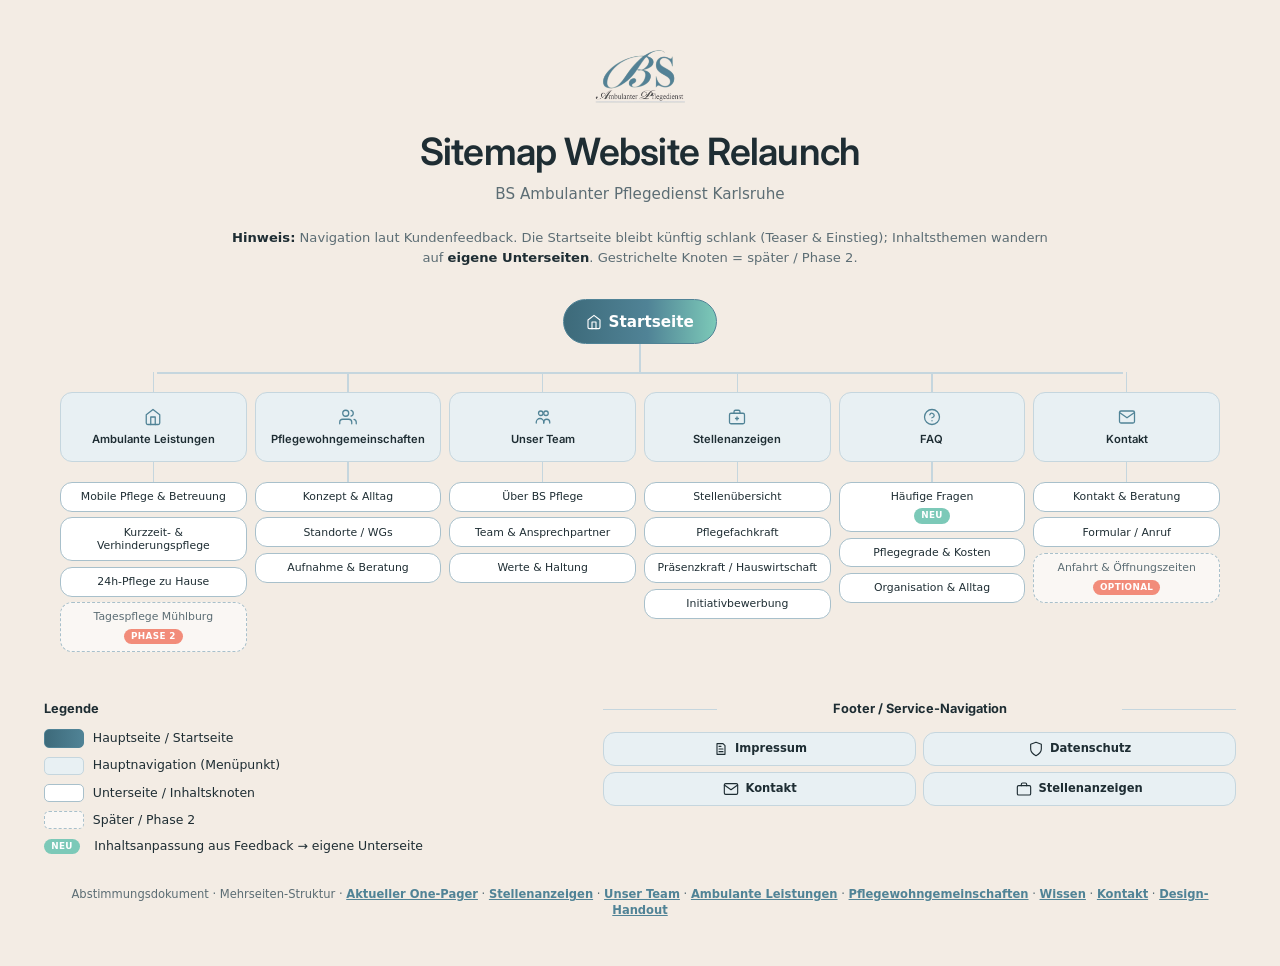
<file: sitemap.html>
<!DOCTYPE html>
<html lang="de">
<head>
<meta charset="UTF-8" />
<meta name="viewport" content="width=device-width, initial-scale=1.0" />
<title>Sitemap Website Relaunch · BS Pflege</title>
<meta name="robots" content="noindex, nofollow" />
<link rel="icon" href="assets/img/favicon.jpeg" />
<link rel="preconnect" href="https://fonts.googleapis.com" />
<link rel="preconnect" href="https://fonts.gstatic.com" crossorigin />
<link href="https://fonts.googleapis.com/css2?family=Inter:wght@400;500;600;700&family=Google+Sans+Flex:wght@400;500;600;700&display=swap" rel="stylesheet" />
<style>
  :root {
    --home: #508396;
    --home-deep: #3d6a7a;
    --fill: #e8f0f3;
    --fill-soft: #faf7f4;
    --border: #c5d6de;
    --border-strong: #a8c0cb;
    --ink: #1e2d33;
    --muted: #5c6d74;
    --line: #c5d6de;
    --white: #FFFFFF;
    --phase-badge: #f28c7a;
    --page-bg: #f3ece4;
  }

  * { box-sizing: border-box; margin: 0; padding: 0; }

  body {
    font-family: "Google Sans Flex", system-ui, sans-serif;
    color: var(--ink);
    background: var(--page-bg);
    line-height: 1.35;
    -webkit-font-smoothing: antialiased;
  }

  .page {
    max-width: 1240px;
    margin: 0 auto;
    padding: 2.75rem 1.5rem 3rem;
  }

  /* Title */
  .doc-title {
    text-align: center;
    margin-bottom: 2rem;
  }

  .doc-title img {
    height: 64px;
    width: auto;
    margin-bottom: 0.85rem;
    display: inline-block;
  }

  .doc-title h1 {
    font-family: "Inter", system-ui, sans-serif;
    font-size: clamp(1.75rem, 3vw, 2.35rem);
    font-weight: 600;
    color: var(--ink);
    letter-spacing: -0.02em;
    margin-bottom: 0.35rem;
  }

  .doc-title p {
    font-size: 0.95rem;
    font-weight: 500;
    color: var(--muted);
  }

  .note {
    max-width: 820px;
    margin: -0.5rem auto 2rem;
    text-align: center;
    font-size: 0.82rem;
    color: var(--muted);
    line-height: 1.5;
  }

  .note strong { color: var(--ink); font-weight: 600; }

  /* Nodes */
  .box {
    display: inline-flex;
    align-items: center;
    justify-content: center;
    gap: 0.4rem;
    border-radius: 12px;
    border: 1.5px solid var(--border);
    background: var(--fill);
    color: var(--ink);
    font-size: 0.8rem;
    font-weight: 600;
    text-align: center;
    padding: 0.55rem 0.9rem;
  }

  .box svg {
    width: 16px;
    height: 16px;
    stroke: currentColor;
    fill: none;
    stroke-width: 1.7;
    stroke-linecap: round;
    stroke-linejoin: round;
    flex-shrink: 0;
  }

  .box--home {
    background: linear-gradient(90deg, var(--home-deep) 0%, var(--home) 55%, #7cc9b8 100%);
    border-color: var(--home);
    color: #fff;
    font-size: 0.95rem;
    font-weight: 700;
    padding: 0.7rem 1.4rem;
    border-radius: 50px;
  }

  .box--home svg { stroke: #fff; }

  .box--main {
    width: 100%;
    flex-direction: column;
    gap: 0.35rem;
    min-height: 4.35rem;
    padding: 0.6rem 0.4rem 0.55rem;
    font-size: 0.7rem;
    background: var(--fill);
    border-color: var(--border);
    font-family: "Inter", system-ui, sans-serif;
  }

  .box--main svg {
    width: 18px;
    height: 18px;
    color: var(--home);
  }

  .box--sub {
    width: 100%;
    display: block;
    background: var(--white);
    border-color: var(--border-strong);
    font-size: 0.68rem;
    font-weight: 500;
    padding: 0.45rem 0.5rem;
    line-height: 1.25;
    position: relative;
  }

  .box--phase {
    border-style: dashed;
    border-color: var(--border-strong);
    background: var(--fill-soft);
    color: var(--muted);
  }

  .badge {
    display: inline-block;
    margin-top: 0.3rem;
    padding: 0.12rem 0.45rem;
    border-radius: 999px;
    background: var(--phase-badge);
    color: #fff;
    font-size: 0.55rem;
    font-weight: 700;
    letter-spacing: 0.04em;
    text-transform: uppercase;
    line-height: 1.3;
  }

  .badge--new {
    background: #7cc9b8;
  }

  /* Tree layout */
  .tree {
    display: flex;
    flex-direction: column;
    align-items: center;
  }

  .stem {
    width: 1.5px;
    height: 28px;
    background: var(--line);
  }

  .rail-wrap {
    position: relative;
    width: min(100%, 1160px);
  }

  .rail {
    position: absolute;
    left: calc(100% / 12);
    right: calc(100% / 12);
    top: 0;
    height: 1.5px;
    background: var(--line);
  }

  .cols {
    display: grid;
    grid-template-columns: repeat(6, minmax(0, 1fr));
    gap: 0.5rem;
    width: 100%;
    max-width: 1160px;
    align-items: start;
  }

  .col {
    display: flex;
    flex-direction: column;
    align-items: center;
    min-width: 0;
  }

  .col .stem { height: 20px; }

  .subs {
    list-style: none;
    width: 100%;
    display: grid;
    gap: 0.35rem;
  }

  /* Bottom row: Legend | Footer */
  .bottom {
    display: grid;
    grid-template-columns: 1fr 1.2fr;
    gap: 1.25rem 2rem;
    margin-top: 3rem;
    align-items: start;
  }

  .panel-title {
    font-family: "Inter", system-ui, sans-serif;
    font-size: 0.8rem;
    font-weight: 700;
    color: var(--ink);
    margin-bottom: 0.75rem;
  }

  .legend-list {
    display: grid;
    gap: 0.55rem;
  }

  .legend-item {
    display: flex;
    align-items: center;
    gap: 0.55rem;
    font-size: 0.78rem;
    color: var(--ink);
  }

  .swatch {
    width: 2.5rem;
    height: 1.15rem;
    border-radius: 5px;
    border: 1.5px solid var(--border);
    background: var(--fill);
    flex-shrink: 0;
  }

  .swatch--home {
    background: linear-gradient(90deg, var(--home-deep), var(--home));
    border-color: var(--home);
  }

  .swatch--sub {
    background: var(--white);
    border-color: var(--border-strong);
  }

  .swatch--phase {
    background: var(--fill-soft);
    border-style: dashed;
    border-color: var(--border-strong);
  }

  .footer-block .panel-title {
    text-align: center;
    position: relative;
    margin-bottom: 0.9rem;
  }

  .footer-block .panel-title::before,
  .footer-block .panel-title::after {
    content: "";
    position: absolute;
    top: 50%;
    width: 18%;
    height: 1px;
    background: var(--line);
  }

  .footer-block .panel-title::before { left: 0; }
  .footer-block .panel-title::after { right: 0; }

  .footer-nav {
    display: grid;
    grid-template-columns: 1fr 1fr;
    gap: 0.4rem;
  }

  .footer-nav .box {
    width: 100%;
    font-size: 0.72rem;
    padding: 0.5rem 0.45rem;
    background: var(--fill);
  }

  .doc-foot {
    margin-top: 2rem;
    text-align: center;
    font-size: 0.72rem;
    color: var(--muted);
  }

  .doc-foot a {
    color: var(--home);
    font-weight: 600;
  }

  @media (max-width: 1100px) {
    .cols {
      grid-template-columns: repeat(3, 1fr);
      row-gap: 1.5rem;
    }
    .rail { display: none; }
  }

  @media (max-width: 720px) {
    .cols { grid-template-columns: 1fr 1fr; }
    .bottom { grid-template-columns: 1fr; }
    .footer-block .panel-title::before,
    .footer-block .panel-title::after { width: 12%; }
    .box--main { min-height: auto; }
  }

  @media print {
    body { background: #fff; }
    .page { padding: 0.5cm; }
  }
</style>
</head>
<body>
  <div class="page">
    <header class="doc-title">
      <img src="assets/img/logo-dark.png" alt="BS Pflege" width="140" height="87" />
      <h1>Sitemap Website Relaunch</h1>
      <p>BS Ambulanter Pflegedienst Karlsruhe</p>
    </header>

    <p class="note">
      <strong>Hinweis:</strong> Navigation laut Kundenfeedback.
      Die Startseite bleibt künftig schlank (Teaser &amp; Einstieg);
      Inhaltsthemen wandern auf <strong>eigene Unterseiten</strong>.
      Gestrichelte Knoten = später / Phase&nbsp;2.
    </p>

    <div class="tree" aria-label="Sitemap">
      <div class="box box--home">
        <svg viewBox="0 0 24 24" aria-hidden="true"><path d="M3 9l9-7 9 7v11a2 2 0 0 1-2 2H5a2 2 0 0 1-2-2z"/><path d="M9 22V12h6v10"/></svg>
        Startseite
      </div>

      <div class="stem" aria-hidden="true"></div>

      <div class="rail-wrap" aria-hidden="true">
        <div class="rail"></div>
      </div>

      <div class="cols">
        <!-- 1 Ambulante Leistungen -->
        <div class="col">
          <div class="stem" aria-hidden="true"></div>
          <div class="box box--main">
            <svg viewBox="0 0 24 24" aria-hidden="true"><path d="M3 9l9-7 9 7v11a2 2 0 0 1-2 2H5a2 2 0 0 1-2-2z"/><path d="M9 22V12h6v10"/></svg>
            Ambulante Leistungen
          </div>
          <div class="stem" aria-hidden="true"></div>
          <ul class="subs">
            <li class="box box--sub">Mobile Pflege &amp; Betreuung</li>
            <li class="box box--sub">Kurzzeit- &amp; Verhinderungspflege</li>
            <li class="box box--sub">24h-Pflege zu Hause</li>
            <li class="box box--sub box--phase">Tagespflege Mühlburg<br /><span class="badge">Phase 2</span></li>
          </ul>
        </div>

        <!-- 2 Pflegewohngemeinschaften -->
        <div class="col">
          <div class="stem" aria-hidden="true"></div>
          <div class="box box--main">
            <svg viewBox="0 0 24 24" aria-hidden="true"><path d="M17 21v-2a4 4 0 0 0-4-4H5a4 4 0 0 0-4 4v2"/><circle cx="9" cy="7" r="4"/><path d="M23 21v-2a4 4 0 0 0-3-3.87M16 3.13a4 4 0 0 1 0 7.75"/></svg>
            Pflegewohngemeinschaften
          </div>
          <div class="stem" aria-hidden="true"></div>
          <ul class="subs">
            <li class="box box--sub">Konzept &amp; Alltag</li>
            <li class="box box--sub">Standorte / WGs</li>
            <li class="box box--sub">Aufnahme &amp; Beratung</li>
          </ul>
        </div>

        <!-- 3 Unser Team -->
        <div class="col">
          <div class="stem" aria-hidden="true"></div>
          <div class="box box--main">
            <svg viewBox="0 0 24 24" aria-hidden="true"><circle cx="9" cy="7" r="3"/><circle cx="16" cy="7" r="3"/><path d="M3 20v-1a5 5 0 0 1 10 0v1"/><path d="M13 20v-1a4 4 0 0 1 8 0v1"/></svg>
            Unser Team
          </div>
          <div class="stem" aria-hidden="true"></div>
          <ul class="subs">
            <li class="box box--sub">Über BS Pflege</li>
            <li class="box box--sub">Team &amp; Ansprechpartner</li>
            <li class="box box--sub">Werte &amp; Haltung</li>
          </ul>
        </div>

        <!-- 4 Stellenanzeigen -->
        <div class="col">
          <div class="stem" aria-hidden="true"></div>
          <div class="box box--main">
            <svg viewBox="0 0 24 24" aria-hidden="true"><rect x="2" y="7" width="20" height="14" rx="2"/><path d="M16 7V5a2 2 0 0 0-2-2h-4a2 2 0 0 0-2 2v2"/><path d="M12 12v4M10 14h4"/></svg>
            Stellenanzeigen
          </div>
          <div class="stem" aria-hidden="true"></div>
          <ul class="subs">
            <li class="box box--sub">Stellenübersicht</li>
            <li class="box box--sub">Pflegefachkraft</li>
            <li class="box box--sub">Präsenzkraft / Hauswirtschaft</li>
            <li class="box box--sub">Initiativbewerbung</li>
          </ul>
        </div>

        <!-- 5 FAQ -->
        <div class="col">
          <div class="stem" aria-hidden="true"></div>
          <div class="box box--main">
            <svg viewBox="0 0 24 24" aria-hidden="true"><circle cx="12" cy="12" r="10"/><path d="M9.09 9a3 3 0 0 1 5.83 1c0 2-3 3-3 3"/><path d="M12 17h.01"/></svg>
            FAQ
          </div>
          <div class="stem" aria-hidden="true"></div>
          <ul class="subs">
            <li class="box box--sub">Häufige Fragen<br /><span class="badge badge--new">Neu</span></li>
            <li class="box box--sub">Pflegegrade &amp; Kosten</li>
            <li class="box box--sub">Organisation &amp; Alltag</li>
          </ul>
        </div>

        <!-- 6 Kontakt -->
        <div class="col">
          <div class="stem" aria-hidden="true"></div>
          <div class="box box--main">
            <svg viewBox="0 0 24 24" aria-hidden="true"><path d="M4 4h16c1.1 0 2 .9 2 2v12c0 1.1-.9 2-2 2H4c-1.1 0-2-.9-2-2V6c0-1.1.9-2 2-2z"/><path d="M22 6l-10 7L2 6"/></svg>
            Kontakt
          </div>
          <div class="stem" aria-hidden="true"></div>
          <ul class="subs">
            <li class="box box--sub">Kontakt &amp; Beratung</li>
            <li class="box box--sub">Formular / Anruf</li>
            <li class="box box--sub box--phase">Anfahrt &amp; Öffnungszeiten<br /><span class="badge">Optional</span></li>
          </ul>
        </div>
      </div>
    </div>

    <div class="bottom">
      <div>
        <h2 class="panel-title">Legende</h2>
        <div class="legend-list">
          <div class="legend-item"><span class="swatch swatch--home" aria-hidden="true"></span> Hauptseite / Startseite</div>
          <div class="legend-item"><span class="swatch" aria-hidden="true"></span> Hauptnavigation (Menüpunkt)</div>
          <div class="legend-item"><span class="swatch swatch--sub" aria-hidden="true"></span> Unterseite / Inhaltsknoten</div>
          <div class="legend-item"><span class="swatch swatch--phase" aria-hidden="true"></span> Später / Phase 2</div>
          <div class="legend-item">
            <span class="badge badge--new" style="margin:0;">Neu</span>
            <span style="margin-left:0.35rem;">Inhaltsanpassung aus Feedback → eigene Unterseite</span>
          </div>
        </div>
      </div>

      <div class="footer-block">
        <h2 class="panel-title">Footer / Service-Navigation</h2>
        <div class="footer-nav">
          <span class="box">
            <svg viewBox="0 0 24 24" aria-hidden="true"><path d="M6 4h9l3 3v13H6z"/><path d="M9 12h6M9 16h6M9 8h3"/></svg>
            Impressum
          </span>
          <span class="box">
            <svg viewBox="0 0 24 24" aria-hidden="true"><path d="M12 22s8-4 8-10V5l-8-3-8 3v7c0 6 8 10 8 10z"/></svg>
            Datenschutz
          </span>
          <span class="box">
            <svg viewBox="0 0 24 24" aria-hidden="true"><path d="M4 4h16c1.1 0 2 .9 2 2v12c0 1.1-.9 2-2 2H4c-1.1 0-2-.9-2-2V6c0-1.1.9-2 2-2z"/><path d="M22 6l-10 7L2 6"/></svg>
            Kontakt
          </span>
          <span class="box">
            <svg viewBox="0 0 24 24" aria-hidden="true"><rect x="2" y="7" width="20" height="14" rx="2"/><path d="M16 7V5a2 2 0 0 0-2-2h-4a2 2 0 0 0-2 2v2"/></svg>
            Stellenanzeigen
          </span>
        </div>
      </div>
    </div>

    <p class="doc-foot">
      Abstimmungsdokument · Mehrseiten-Struktur ·
      <a href="index.html">Aktueller One-Pager</a>
      ·
      <a href="stellenanzeigen.html">Stellenanzeigen</a>
      ·
      <a href="unser-team.html">Unser Team</a>
      ·
      <a href="ambulante-leistungen.html">Ambulante Leistungen</a>
      ·
      <a href="pflegewohngemeinschaften.html">Pflegewohngemeinschaften</a>
      ·
      <a href="faq.html">Wissen</a>
      ·
      <a href="kontakt.html">Kontakt</a>
      ·
      <a href="design-handout.html">Design-Handout</a>
    </p>
  </div>
</body>
</html>
</file>
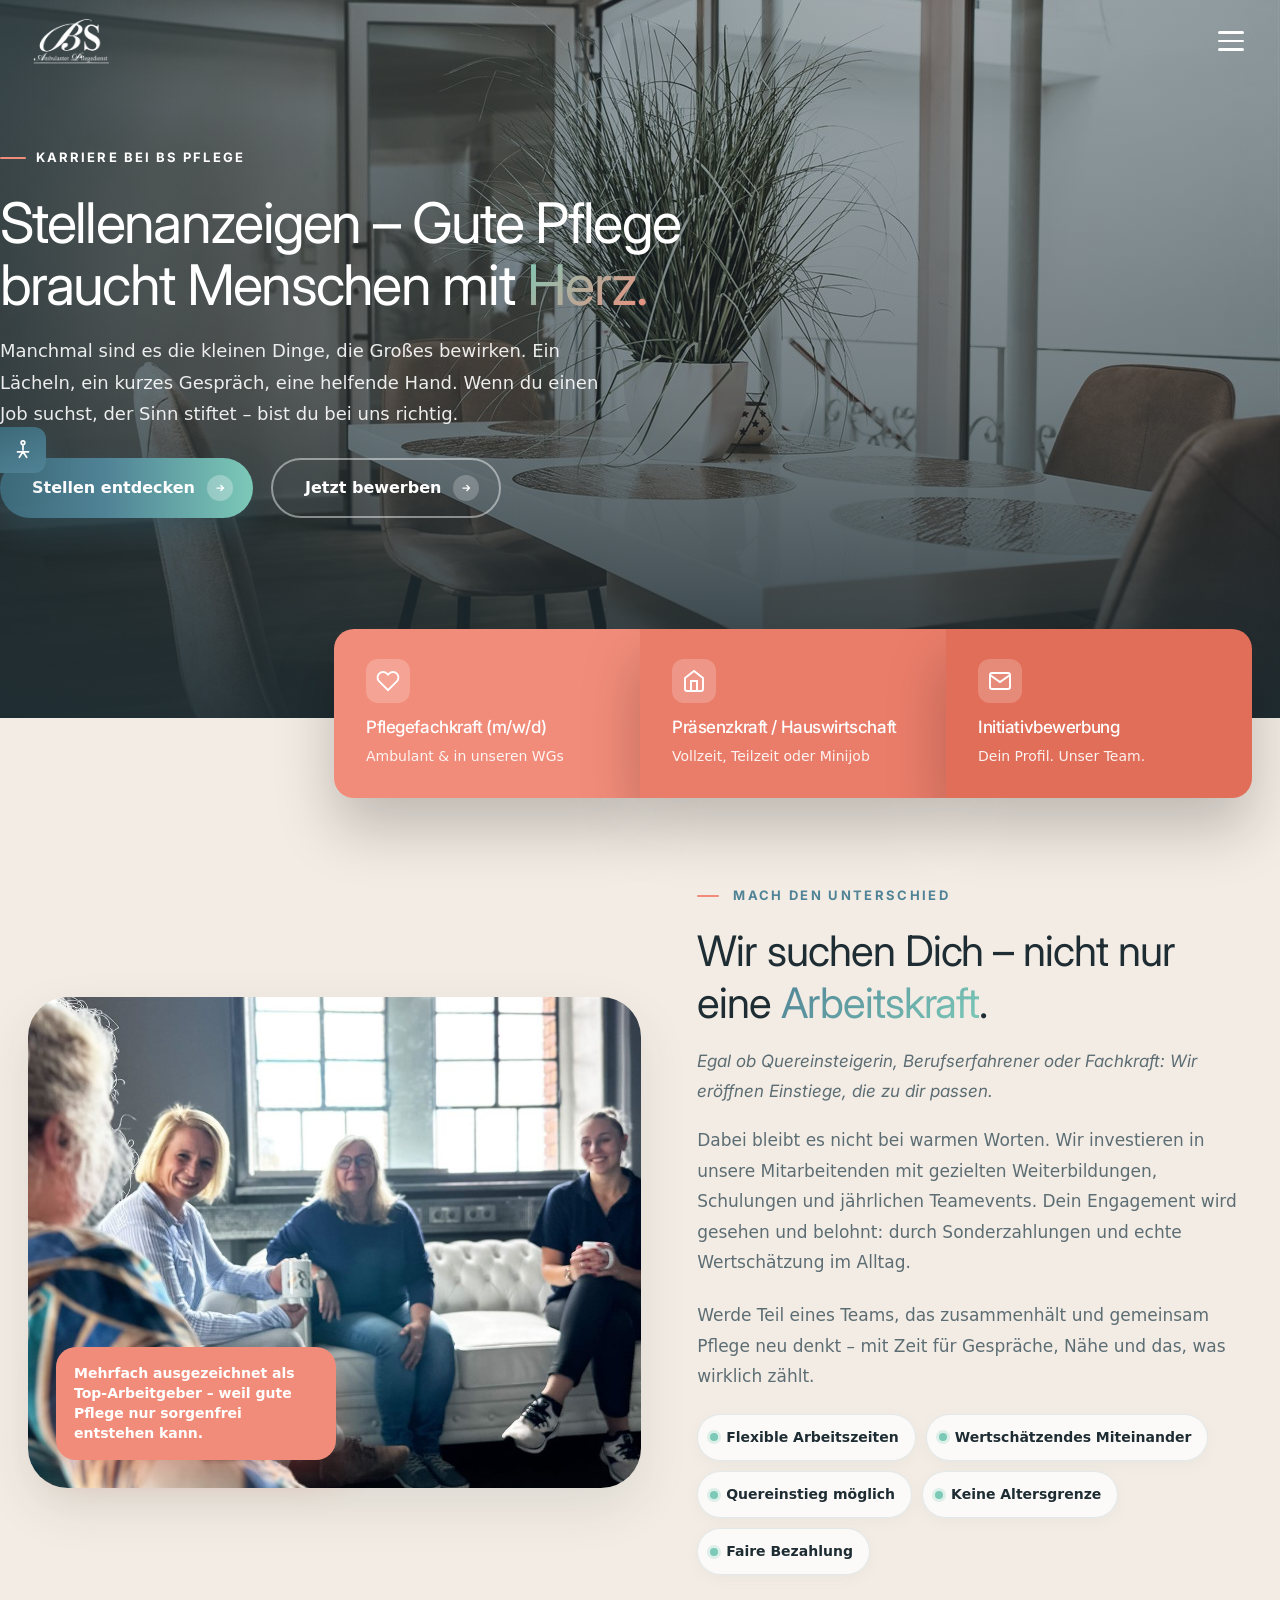
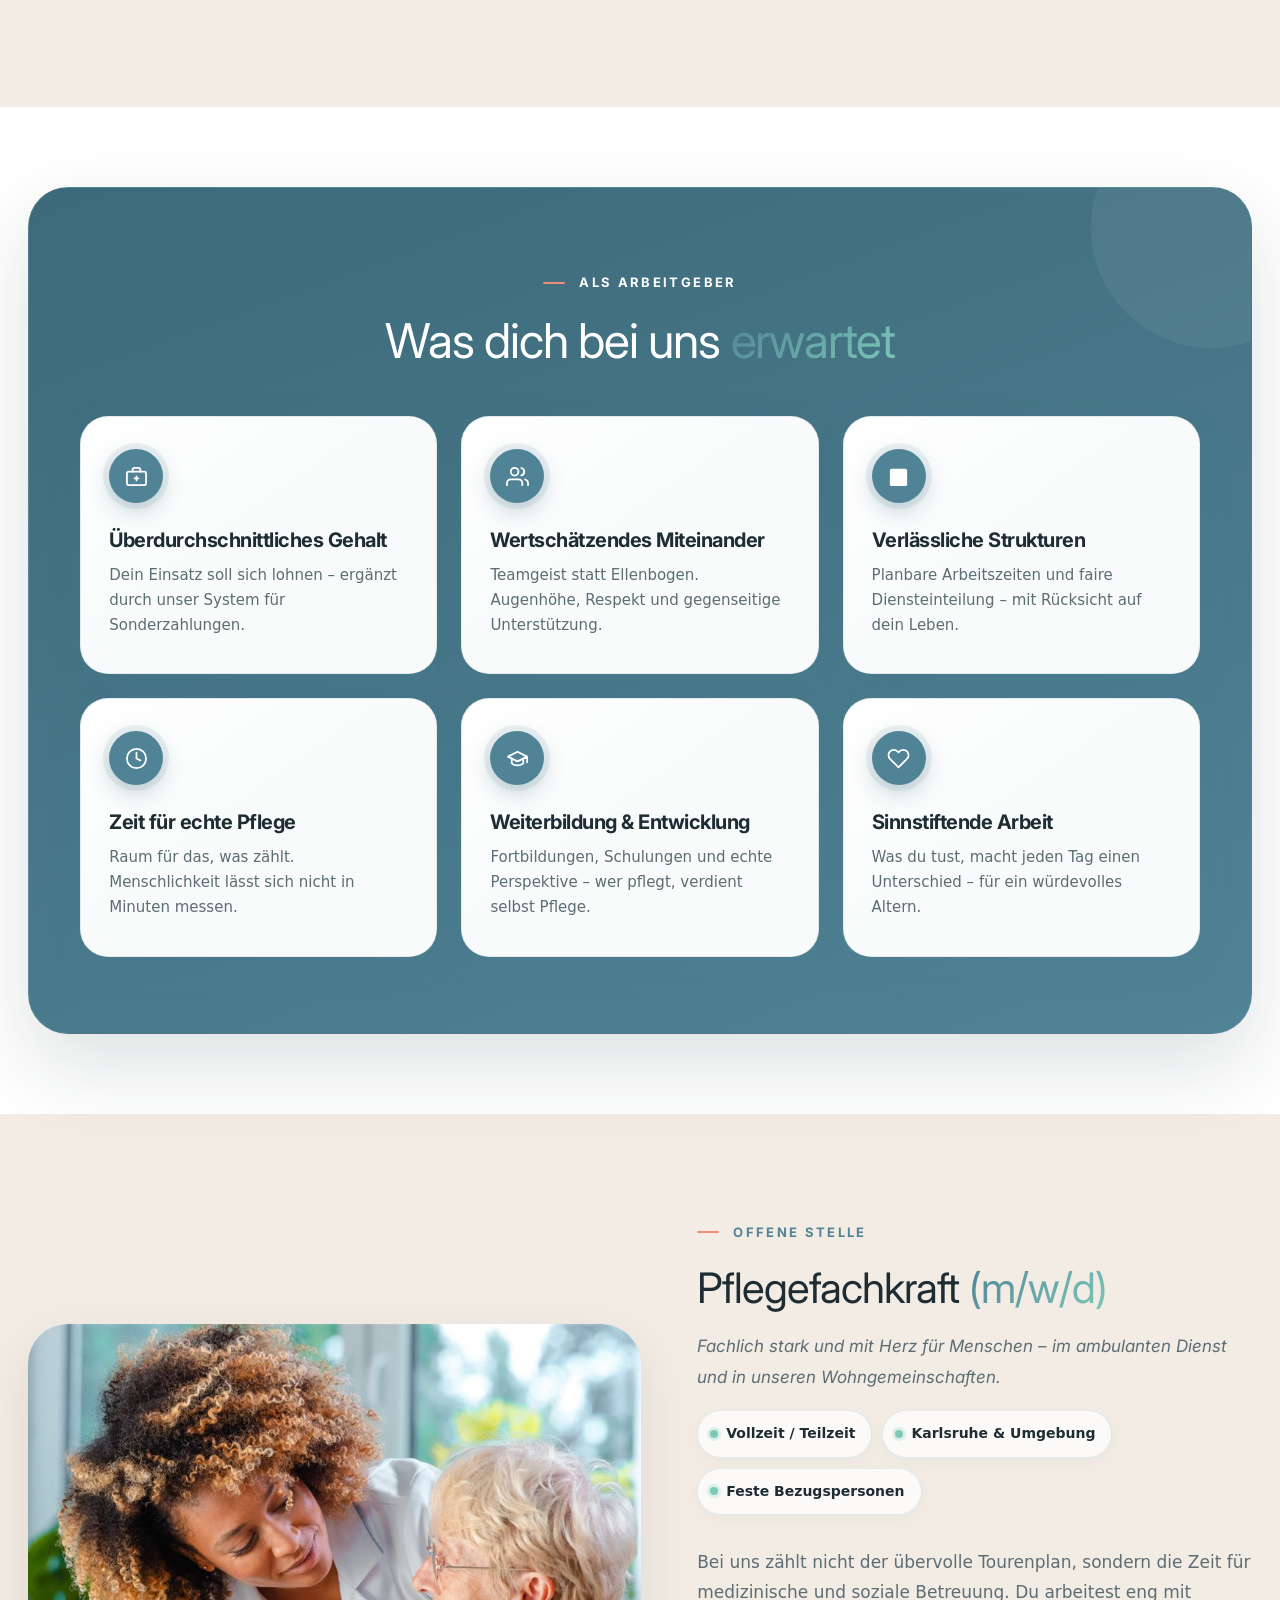
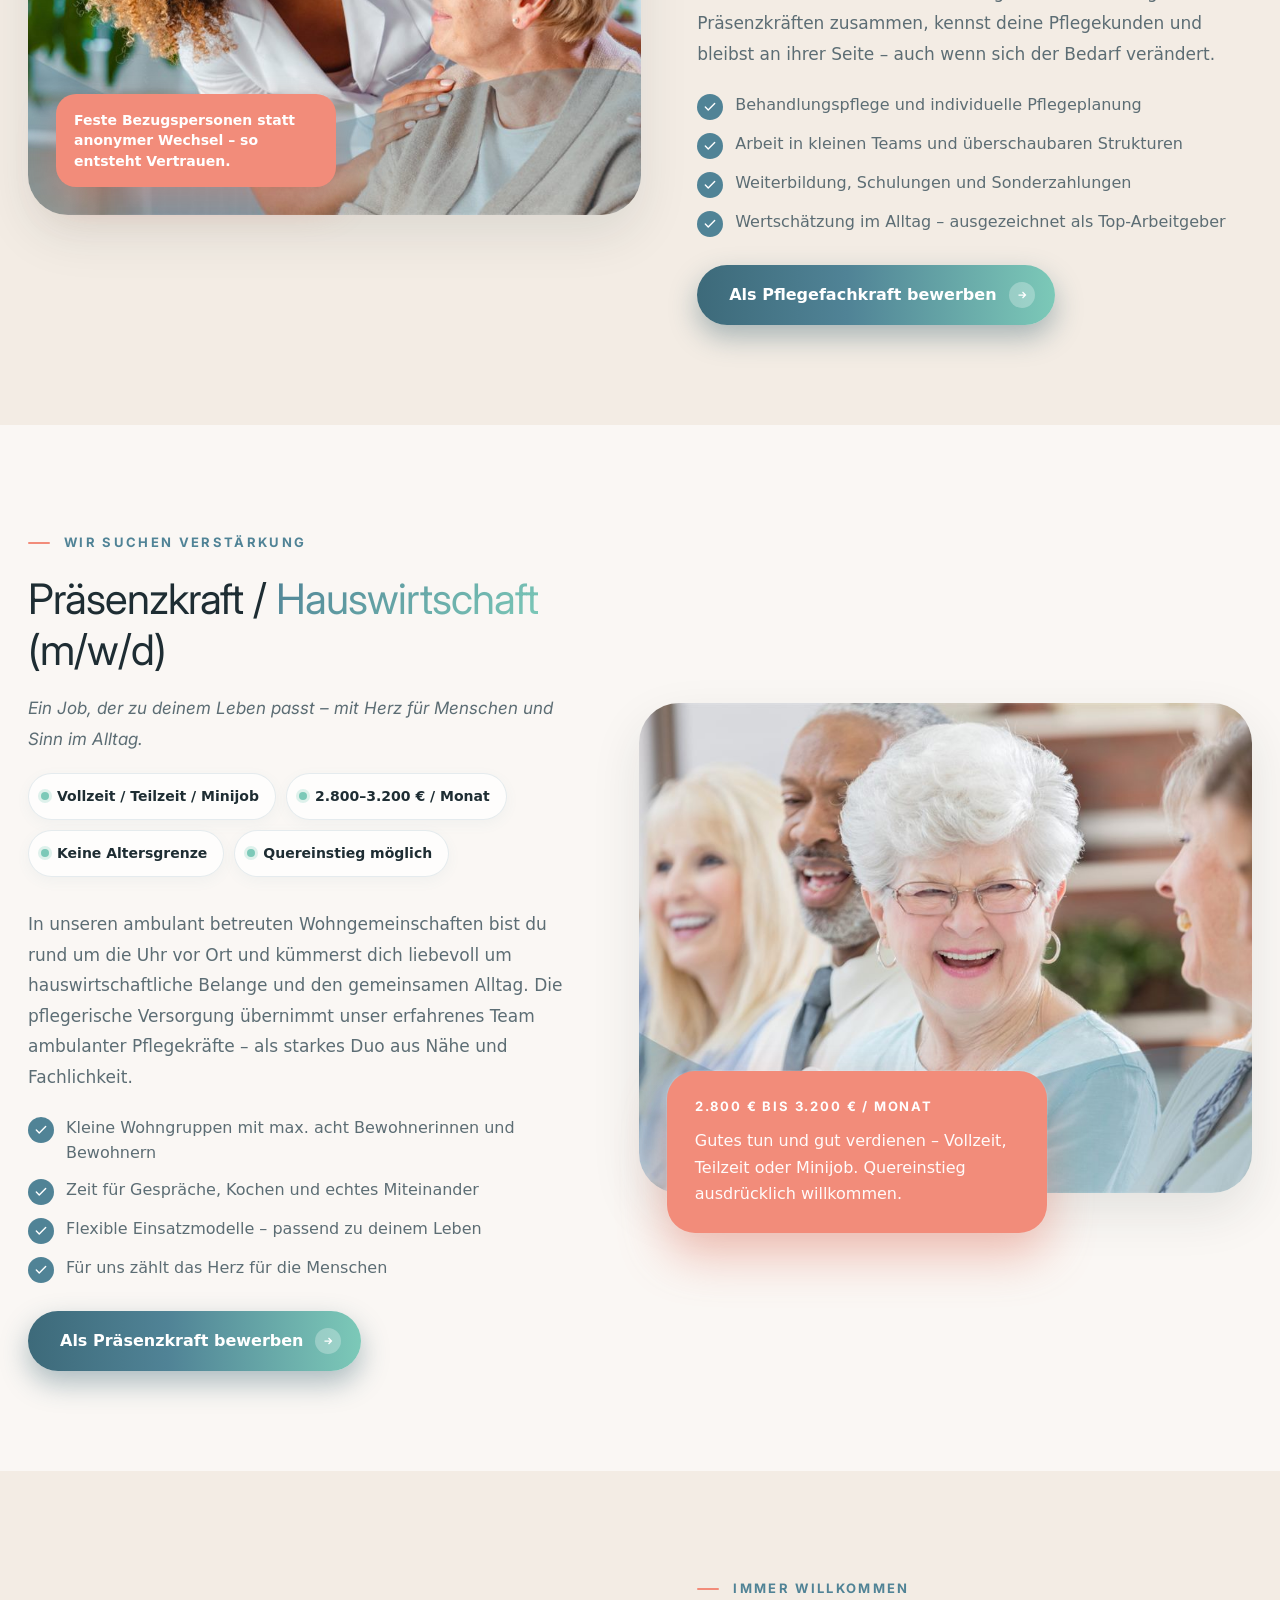
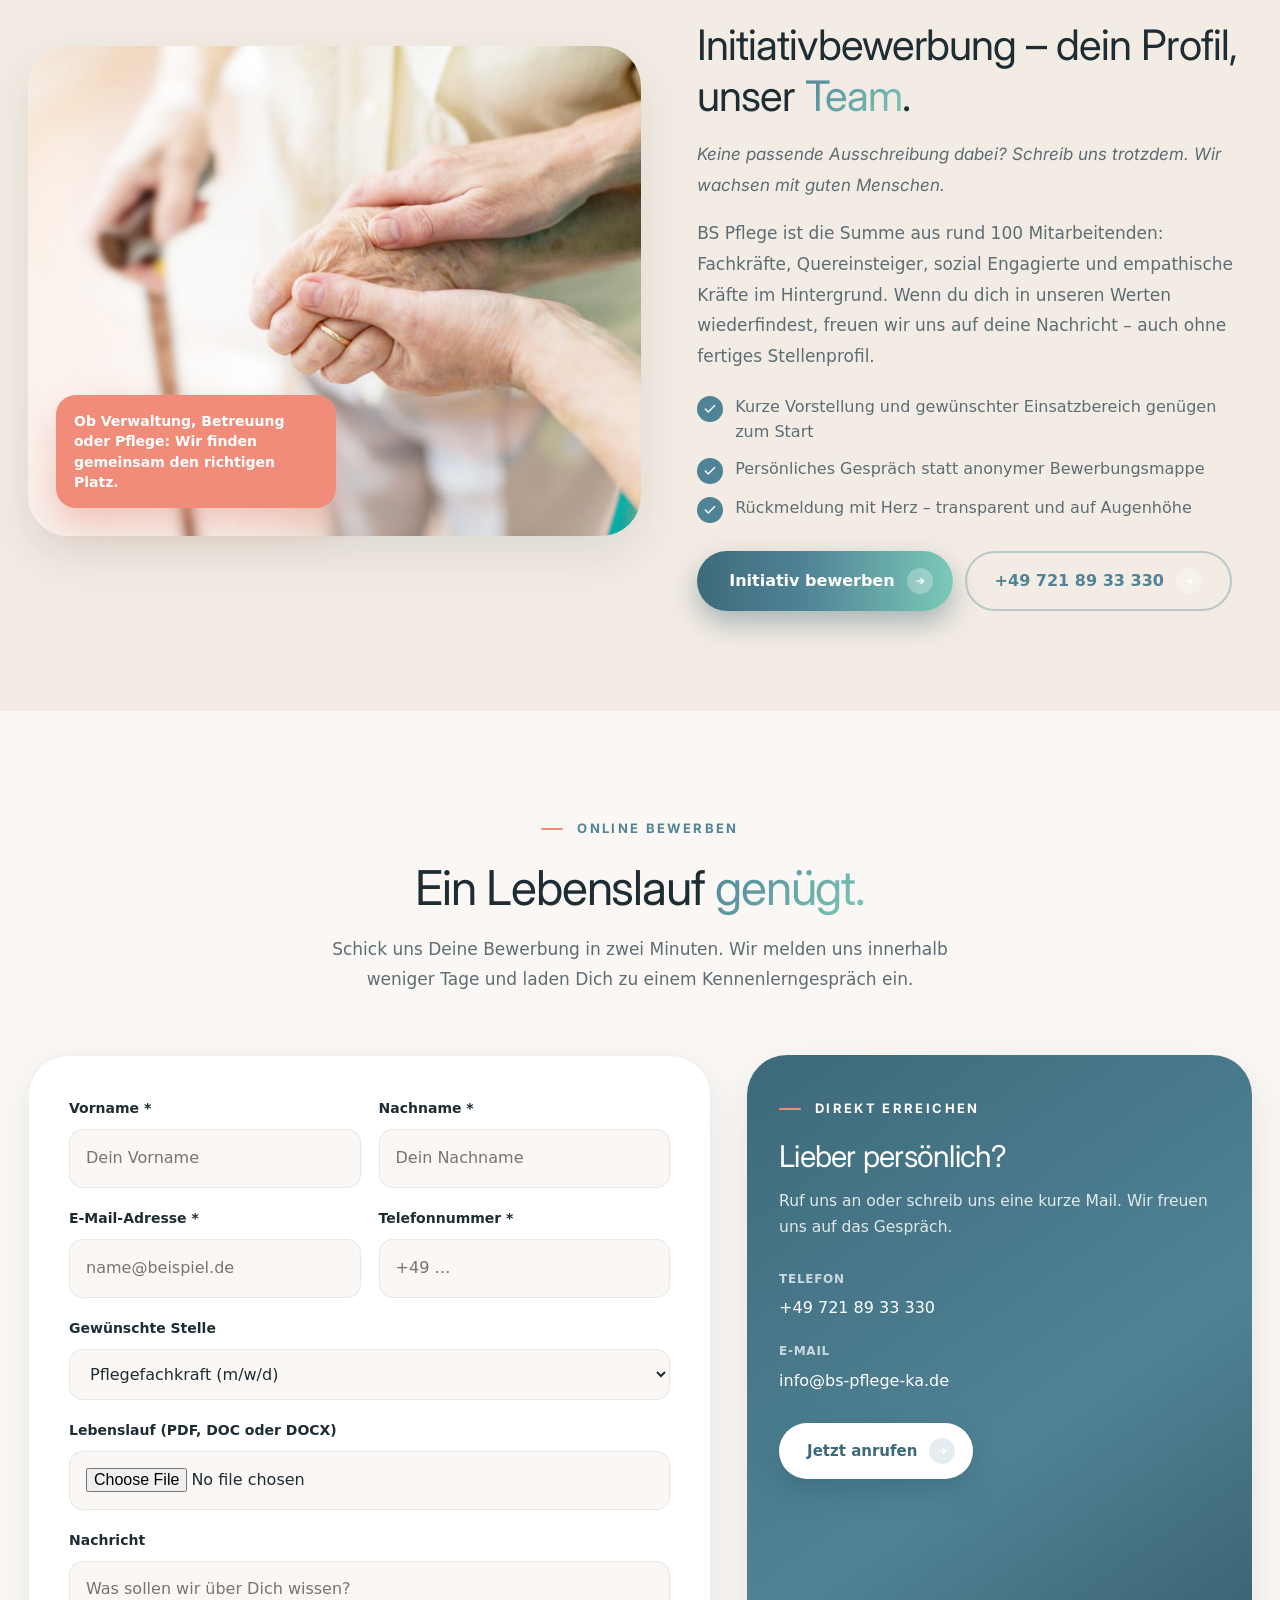
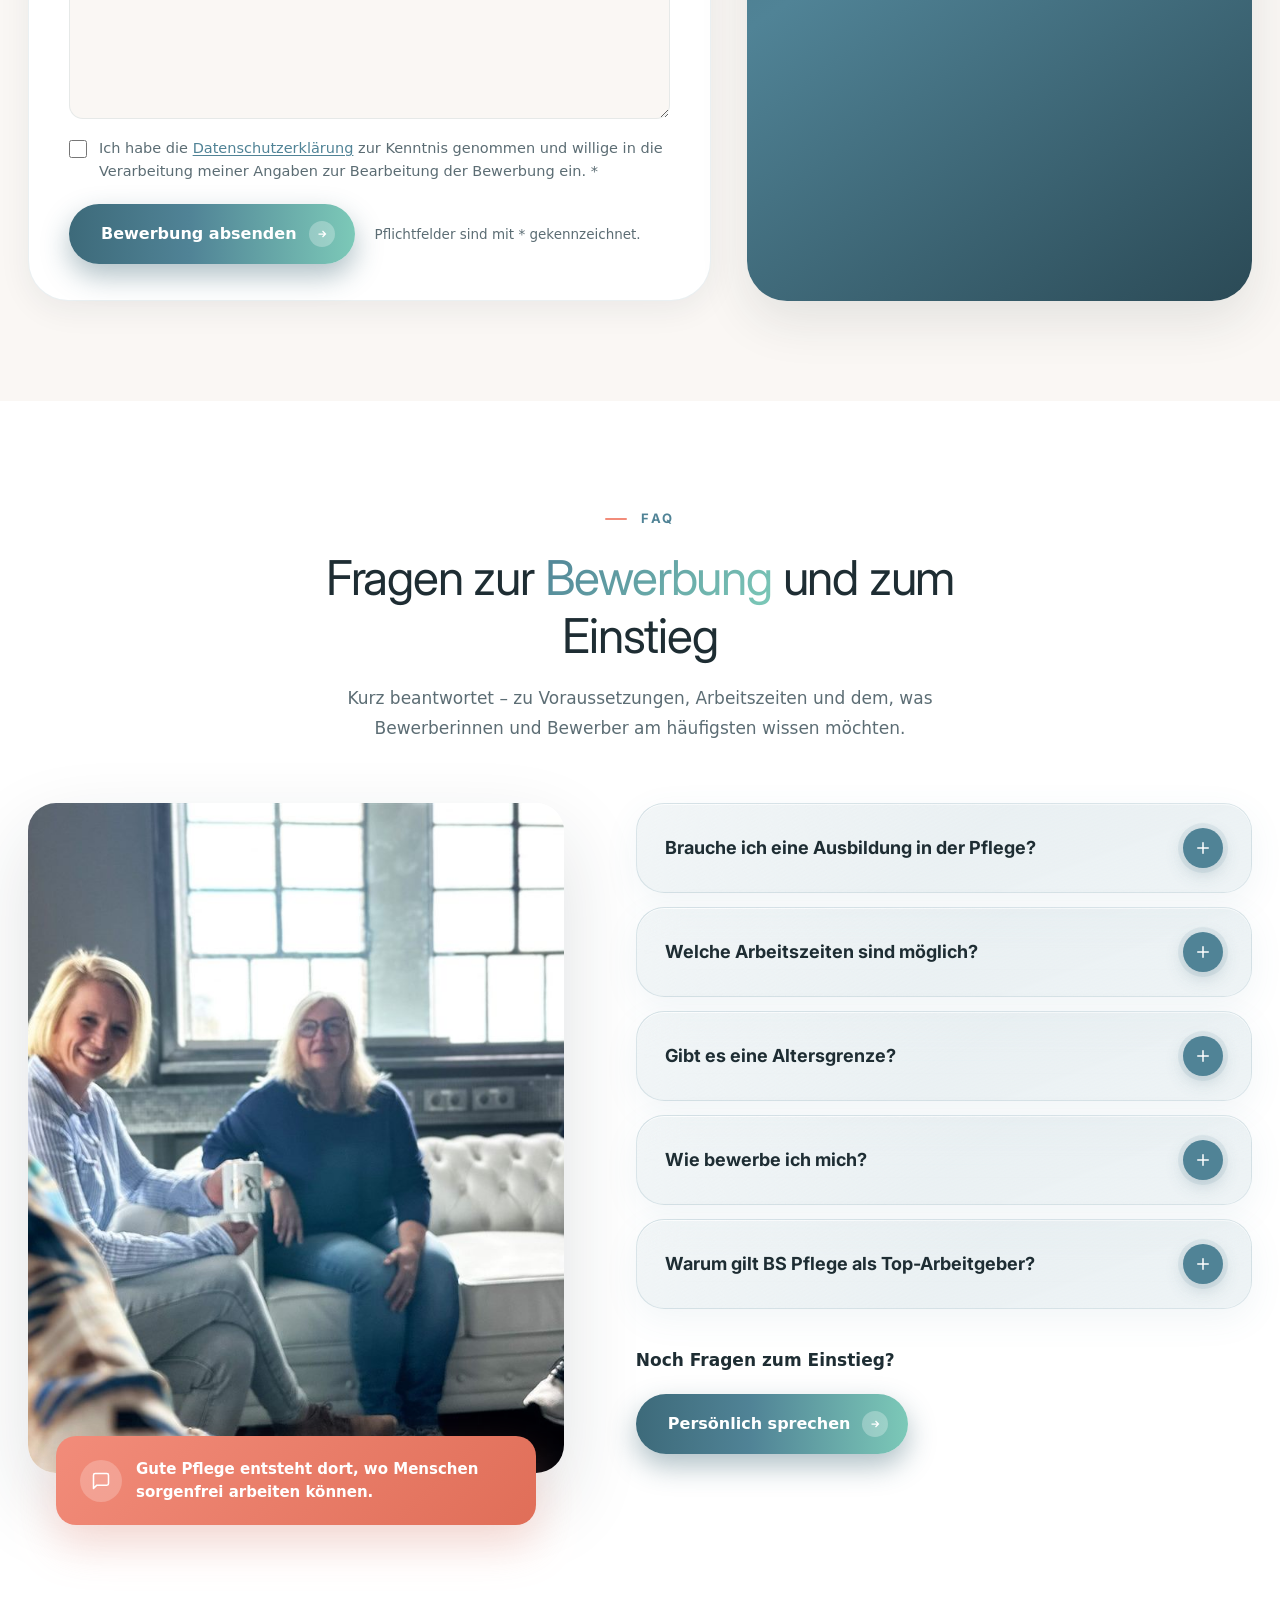
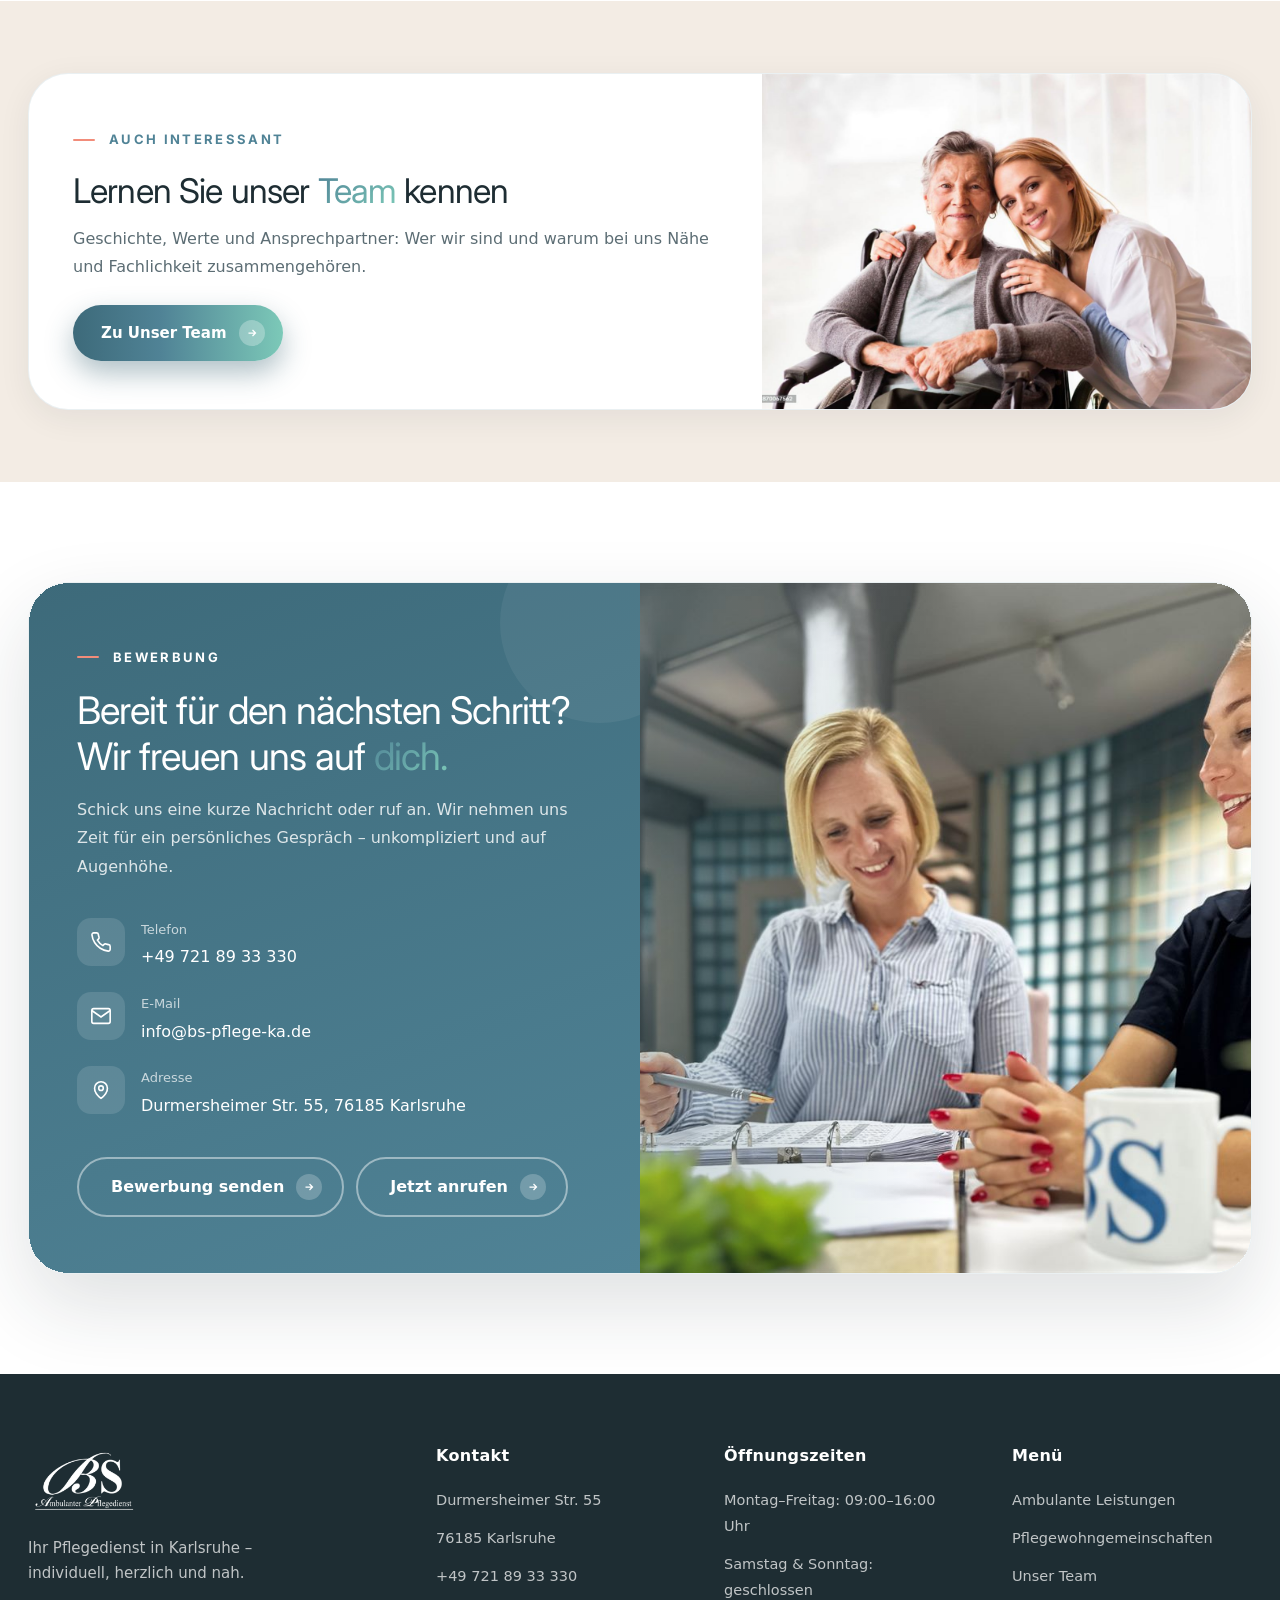
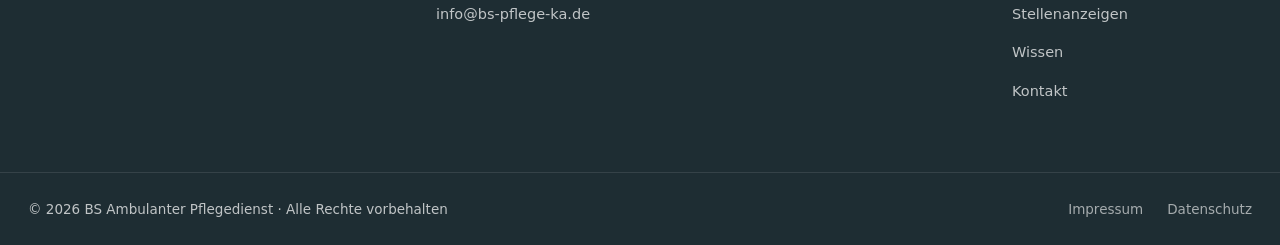
<file: stellenanzeigen.html>
﻿<!DOCTYPE html>
<html lang="de">
<head>
  <meta charset="UTF-8" />
  <meta name="viewport" content="width=device-width, initial-scale=1.0" />

  <title>Stellenanzeigen Karlsruhe | Karriere in der Pflege | BS Pflege</title>
  <meta name="description" content="Karriere bei BS Pflege Karlsruhe: Stellen als Pflegefachkraft und Präsenzkraft / Hauswirtschaft – flexible Zeiten, überdurchschnittliches Gehalt, Quereinstieg willkommen." />
  <meta name="keywords" content="Stellenanzeigen Pflege Karlsruhe, Pflegefachkraft Karlsruhe Job, Präsenzkraft WG, Hauswirtschaft Pflege Job, Karriere ambulanter Pflegedienst, Quereinstieg Pflege" />
  <meta name="author" content="BS Ambulanter Pflegedienst" />
  <meta name="robots" content="index, follow" />
  <link rel="canonical" href="https://www.bs-pflege-ka.de/stellenanzeigen/" />

  <meta property="og:type" content="website" />
  <meta property="og:locale" content="de_DE" />
  <meta property="og:title" content="Stellenanzeigen Karlsruhe | BS Pflege" />
  <meta property="og:description" content="Werde Teil unseres Teams: Pflegefachkraft, Präsenzkraft oder Initiativbewerbung – mit Herz, fairer Bezahlung und echten Perspektiven." />
  <meta property="og:url" content="https://www.bs-pflege-ka.de/stellenanzeigen/" />
  <meta property="og:image" content="assets/img/team.jpg" />
  <meta property="og:site_name" content="BS Ambulanter Pflegedienst" />

  <link rel="icon" href="assets/img/favicon.jpeg" />
  <link rel="apple-touch-icon" href="assets/img/favicon.jpeg" />

  <link rel="preconnect" href="https://fonts.googleapis.com" />
  <link rel="preconnect" href="https://fonts.gstatic.com" crossorigin />
  <link href="https://fonts.googleapis.com/css2?family=Inter:wght@400;500;600;700;800&family=Google+Sans+Flex:wght@100..900&display=swap" rel="stylesheet" />

  <link rel="stylesheet" href="assets/css/style.css?v=20260929a" />
  <noscript><style>.reveal{opacity:1!important;transform:none!important;}</style></noscript>
  <script>
  (function () {
    try {
      var s = JSON.parse(localStorage.getItem("bs-a11y") || "{}");
      var root = document.documentElement;
      var scales = { sm: 0.875, lg: 1.125, xl: 1.25 };
      if (s.font && s.font !== "normal" && scales[s.font]) {
        root.setAttribute("data-a11y-font", s.font);
        root.style.zoom = scales[s.font];
      }
      if (s.contrast) root.classList.add("a11y-contrast");
      if (s.underline) root.classList.add("a11y-underline-links");
      if (s.motion) root.classList.add("a11y-reduced-motion");
      if (s.lineHeight) root.classList.add("a11y-line-height");
    } catch (e) {}
  })();
  </script>

  <script type="application/ld+json">
  {
    "@context": "https://schema.org",
    "@type": "MedicalBusiness",
    "name": "BS Ambulanter Pflegedienst",
    "url": "https://www.bs-pflege-ka.de/stellenanzeigen/",
    "telephone": "+49 721 8933330",
    "email": "info@bs-pflege-ka.de",
    "description": "Karriere und Stellenanzeigen bei BS Pflege Karlsruhe: Pflegefachkraft, Präsenzkraft / Hauswirtschaft und Initiativbewerbungen.",
    "address": {
      "@type": "PostalAddress",
      "streetAddress": "Durmersheimer Str. 55",
      "addressLocality": "Karlsruhe",
      "postalCode": "76185",
      "addressCountry": "DE"
    },
    "areaServed": "Karlsruhe"
  }
  </script>
  <script type="application/ld+json">
  {
    "@context": "https://schema.org",
    "@type": "BreadcrumbList",
    "itemListElement": [
      { "@type": "ListItem", "position": 1, "name": "Startseite", "item": "https://www.bs-pflege-ka.de/" },
      { "@type": "ListItem", "position": 2, "name": "Stellenanzeigen", "item": "https://www.bs-pflege-ka.de/stellenanzeigen/" }
    ]
  }
  </script>
  <script type="application/ld+json">
  {
    "@context": "https://schema.org",
    "@type": "ItemList",
    "name": "Offene Stellen bei BS Pflege Karlsruhe",
    "itemListElement": [
      {
        "@type": "ListItem",
        "position": 1,
        "item": {
          "@type": "JobPosting",
          "title": "Pflegefachkraft (m/w/d)",
          "description": "Examinierte Pflegefachkraft für den ambulanten Dienst und die pflegerische Versorgung in unseren Wohngemeinschaften in Karlsruhe.",
          "hiringOrganization": {
            "@type": "Organization",
            "name": "BS Ambulanter Pflegedienst",
            "sameAs": "https://www.bs-pflege-ka.de/"
          },
          "jobLocation": {
            "@type": "Place",
            "address": {
              "@type": "PostalAddress",
              "addressLocality": "Karlsruhe",
              "addressRegion": "BW",
              "addressCountry": "DE"
            }
          },
          "employmentType": ["FULL_TIME", "PART_TIME"],
          "industry": "Ambulante Pflege"
        }
      },
      {
        "@type": "ListItem",
        "position": 2,
        "item": {
          "@type": "JobPosting",
          "title": "Präsenzkraft / Hauswirtschaft (m/w/d)",
          "description": "Präsenzkraft und Hauswirtschaft für unsere ambulant betreuten Wohngemeinschaften – Vollzeit, Teilzeit oder Minijob, Quereinstieg möglich.",
          "hiringOrganization": {
            "@type": "Organization",
            "name": "BS Ambulanter Pflegedienst",
            "sameAs": "https://www.bs-pflege-ka.de/"
          },
          "jobLocation": {
            "@type": "Place",
            "address": {
              "@type": "PostalAddress",
              "addressLocality": "Karlsruhe",
              "addressRegion": "BW",
              "addressCountry": "DE"
            }
          },
          "employmentType": ["FULL_TIME", "PART_TIME"],
          "baseSalary": {
            "@type": "MonetaryAmount",
            "currency": "EUR",
            "value": {
              "@type": "QuantitativeValue",
              "minValue": 2800,
              "maxValue": 3200,
              "unitText": "MONTH"
            }
          },
          "industry": "Hauswirtschaft und Betreuung"
        }
      }
    ]
  }
  </script>
  <script type="application/ld+json">
  {
    "@context": "https://schema.org",
    "@type": "FAQPage",
    "mainEntity": [
      {
        "@type": "Question",
        "name": "Brauche ich eine Ausbildung in der Pflege?",
        "acceptedAnswer": {
          "@type": "Answer",
          "text": "Für die Stelle als Pflegefachkraft ja. Als Präsenzkraft oder in der Hauswirtschaft ist Quereinstieg ausdrücklich willkommen – entscheidend sind Herz, Zuverlässigkeit und Freude am Umgang mit Menschen."
        }
      },
      {
        "@type": "Question",
        "name": "Welche Arbeitszeiten sind möglich?",
        "acceptedAnswer": {
          "@type": "Answer",
          "text": "Vollzeit, Teilzeit und Minijob. Wir achten auf planbare Dienste und Rücksicht auf persönliche Bedürfnisse."
        }
      },
      {
        "@type": "Question",
        "name": "Gibt es eine Altersgrenze?",
        "acceptedAnswer": {
          "@type": "Answer",
          "text": "Nein. Wir finden für alle den richtigen Einsatz – Erfahrung und Haltung zählen mehr als das Geburtsjahr."
        }
      },
      {
        "@type": "Question",
        "name": "Wie bewerbe ich mich?",
        "acceptedAnswer": {
          "@type": "Answer",
          "text": "Am einfachsten per E-Mail an info@bs-pflege-ka.de oder telefonisch unter +49 721 89 33 330. Eine Initiativbewerbung ist jederzeit willkommen."
        }
      },
      {
        "@type": "Question",
        "name": "Warum gilt BS Pflege als Top-Arbeitgeber?",
        "acceptedAnswer": {
          "@type": "Answer",
          "text": "Weil gute Pflege nur dort entsteht, wo Menschen sorgenfrei arbeiten können. BS Pflege ist mehrfach als Top-Arbeitgeber im Mittelstand ausgezeichnet."
        }
      }
    ]
  }
  </script>
</head>
<body class="page-sub">
  <a class="skip-link" href="#main">Zum Inhalt springen</a>

  <div class="page-hero-shell">
  <section class="page-hero" aria-label="Stellenanzeigen">
    <div class="page-hero__media" aria-hidden="true">
      <img src="assets/img/team.jpg" alt="" width="1024" height="683" fetchpriority="high" />
    </div>
    <div class="page-hero__overlay" aria-hidden="true"></div>

    <header class="header header--overlay" id="header">
      <div class="container header__inner">
        <a class="header__logo" href="index.html" aria-label="BS Ambulanter Pflegedienst – Startseite">
          <img class="header__logo-light" src="assets/img/logo-white.png" alt="BS Ambulanter Pflegedienst Karlsruhe" width="180" height="112" />
          <img class="header__logo-dark" src="assets/img/logo-dark.png" alt="" width="180" height="112" aria-hidden="true" />
        </a>
        <nav class="nav" id="nav" aria-label="Hauptnavigation">
          <button class="nav__close" id="navClose" aria-label="Menü schließen">&times;</button>
          <ul class="nav__list">
            <li><a href="index.html" class="nav__link">Startseite</a></li>
            <li><a href="ambulante-leistungen.html" class="nav__link">Ambulante Leistungen</a></li>
            <li><a href="pflegewohngemeinschaften.html" class="nav__link">Pflegewohngemeinschaften</a></li>
            <li><a href="unser-team.html" class="nav__link">Unser Team</a></li>
            <li><a href="stellenanzeigen.html" class="nav__link active" aria-current="page">Stellenanzeigen</a></li>
            <li><a href="faq.html" class="nav__link">Wissen</a></li>
            <li><a href="kontakt.html" class="nav__link">Kontakt</a></li>
          </ul>
          <a href="#stellen" class="btn btn--primary nav__cta">
            Offene Stellen
            <span class="btn__arrow"><svg viewBox="0 0 24 24"><path d="M5 12h14M13 6l6 6-6 6"/></svg></span>
          </a>
        </nav>
        <button class="nav__toggle" id="navToggle" aria-label="Menü öffnen" aria-expanded="false">
          <span></span><span></span><span></span>
        </button>
      </div>
    </header>

    <div class="container page-hero__body">
      <span class="hero__eyebrow">Karriere bei BS Pflege</span>
      <h1 class="page-hero__title">Stellenanzeigen – Gute Pflege braucht Menschen mit <span class="headline-serif headline-serif--hero">Herz.</span></h1>
      <p class="page-hero__lead">
        Manchmal sind es die kleinen Dinge, die Großes bewirken. Ein Lächeln, ein kurzes Gespräch,
        eine helfende Hand. Wenn du einen Job suchst, der Sinn stiftet – bist du bei uns richtig.
      </p>
      <div class="page-hero__actions">
        <a href="#stellen" class="btn btn--primary btn--lg">
          Stellen entdecken
          <span class="btn__arrow"><svg viewBox="0 0 24 24"><path d="M5 12h14M13 6l6 6-6 6"/></svg></span>
        </a>
        <a href="#bewerbung" class="btn btn--outline-light btn--lg">
          Jetzt bewerben
          <span class="btn__arrow"><svg viewBox="0 0 24 24"><path d="M5 12h14M13 6l6 6-6 6"/></svg></span>
        </a>
      </div>
    </div>
  </section>

  <div class="hero__cards hero__cards--services">
    <div class="container">
      <div class="hero__cards-inner reveal" role="navigation" aria-label="Stellenübersicht">
        <a class="hero__card" href="#pflegefachkraft">
          <span class="hero__card-icon" aria-hidden="true">
            <svg viewBox="0 0 24 24"><path d="M20.84 4.61a5.5 5.5 0 0 0-7.78 0L12 5.67l-1.06-1.06a5.5 5.5 0 0 0-7.78 7.78l1.06 1.06L12 21.23l7.78-7.78 1.06-1.06a5.5 5.5 0 0 0 0-7.78z"/></svg>
          </span>
          <h3>Pflegefachkraft (m/w/d)</h3>
          <p>Ambulant &amp; in unseren WGs</p>
        </a>
        <a class="hero__card hero__card--mid" href="#praesenzkraft">
          <span class="hero__card-icon" aria-hidden="true">
            <svg viewBox="0 0 24 24"><path d="M3 9l9-7 9 7v11a2 2 0 0 1-2 2H5a2 2 0 0 1-2-2z"/><path d="M9 22V12h6v10"/></svg>
          </span>
          <h3>Präsenzkraft / Hauswirtschaft</h3>
          <p>Vollzeit, Teilzeit oder Minijob</p>
        </a>
        <a class="hero__card hero__card--alt" href="#initiativbewerbung">
          <span class="hero__card-icon" aria-hidden="true">
            <svg viewBox="0 0 24 24"><path d="M4 4h16c1.1 0 2 .9 2 2v12c0 1.1-.9 2-2 2H4c-1.1 0-2-.9-2-2V6c0-1.1.9-2 2-2z"/><path d="M22 6l-10 7L2 6"/></svg>
          </span>
          <h3>Initiativbewerbung</h3>
          <p>Dein Profil. Unser Team.</p>
        </a>
      </div>
    </div>
  </div>
  </div>

  <main id="main">

    <!-- INTRO / WARUM BS -->
    <section class="service-block" id="warum-bs">
      <div class="container">
        <div class="service-block__grid">
          <div class="service-block__media reveal">
            <img src="assets/img/beratung.jpg" alt="Persönliches Miteinander im Team von BS Pflege Karlsruhe" width="1024" height="683" loading="lazy" />
            <div class="service-block__badge">
              Mehrfach ausgezeichnet als Top-Arbeitgeber – weil gute Pflege nur sorgenfrei entstehen kann.
            </div>
          </div>
          <div class="service-block__text reveal">
            <span class="section-label">Mach den Unterschied</span>
            <h2>Wir suchen Dich – nicht nur eine <span class="headline-serif">Arbeitskraft</span>.</h2>
            <p class="intro__lead">
              Egal ob Quereinsteigerin, Berufserfahrener oder Fachkraft: Wir eröffnen Einstiege, die zu dir passen.
            </p>
            <p>
              Dabei bleibt es nicht bei warmen Worten. Wir investieren in unsere Mitarbeitenden mit
              gezielten Weiterbildungen, Schulungen und jährlichen Teamevents. Dein Engagement wird
              gesehen und belohnt: durch Sonderzahlungen und echte Wertschätzung im Alltag.
            </p>
            <p>
              Werde Teil eines Teams, das zusammenhält und gemeinsam Pflege neu denkt – mit Zeit
              für Gespräche, Nähe und das, was wirklich zählt.
            </p>
            <ul class="career__tags" aria-label="Kurzüberblick">
              <li>Flexible Arbeitszeiten</li>
              <li>Wertschätzendes Miteinander</li>
              <li>Quereinstieg möglich</li>
              <li>Keine Altersgrenze</li>
              <li>Faire Bezahlung</li>
            </ul>
          </div>
        </div>
      </div>
    </section>

    <!-- ARBEITGEBERVORTEILE -->
    <section class="why" id="vorteile" aria-labelledby="vorteile-title">
      <div class="container">
        <div class="why__panel reveal">
          <div class="section-head">
            <span class="section-label">Als Arbeitgeber</span>
            <h2 id="vorteile-title">Was dich bei uns <span class="headline-serif">erwartet</span></h2>
          </div>
          <div class="why__grid">
            <article class="why-card">
              <span class="card-icon" aria-hidden="true"><svg viewBox="0 0 24 24"><rect x="2" y="7" width="20" height="14" rx="2"/><path d="M16 7V5a2 2 0 0 0-2-2h-4a2 2 0 0 0-2 2v2"/><path d="M12 12v4M10 14h4"/></svg></span>
              <h3>Überdurchschnittliches Gehalt</h3>
              <p>Dein Einsatz soll sich lohnen – ergänzt durch unser System für Sonderzahlungen.</p>
            </article>
            <article class="why-card">
              <span class="card-icon" aria-hidden="true"><svg viewBox="0 0 24 24"><path d="M17 21v-2a4 4 0 0 0-4-4H5a4 4 0 0 0-4 4v2"/><circle cx="9" cy="7" r="4"/><path d="M23 21v-2a4 4 0 0 0-3-3.87M16 3.13a4 4 0 0 1 0 7.75"/></svg></span>
              <h3>Wertschätzendes Miteinander</h3>
              <p>Teamgeist statt Ellenbogen. Augenhöhe, Respekt und gegenseitige Unterstützung.</p>
            </article>
            <article class="why-card">
              <span class="card-icon" aria-hidden="true"><svg viewBox="0 0 24 24"><rect x="3" y="4" width="18" height="18" rx="2"/><path d="M16 2v4M8 2v4M3 10h18"/></svg></span>
              <h3>Verlässliche Strukturen</h3>
              <p>Planbare Arbeitszeiten und faire Diensteinteilung – mit Rücksicht auf dein Leben.</p>
            </article>
            <article class="why-card">
              <span class="card-icon" aria-hidden="true"><svg viewBox="0 0 24 24"><circle cx="12" cy="12" r="10"/><path d="M12 6v6l4 2"/></svg></span>
              <h3>Zeit für echte Pflege</h3>
              <p>Raum für das, was zählt. Menschlichkeit lässt sich nicht in Minuten messen.</p>
            </article>
            <article class="why-card">
              <span class="card-icon" aria-hidden="true"><svg viewBox="0 0 24 24"><path d="M22 10v6M2 10l10-5 10 5-10 5z"/><path d="M6 12v5c3 3 9 3 12 0v-5"/></svg></span>
              <h3>Weiterbildung &amp; Entwicklung</h3>
              <p>Fortbildungen, Schulungen und echte Perspektive – wer pflegt, verdient selbst Pflege.</p>
            </article>
            <article class="why-card">
              <span class="card-icon" aria-hidden="true"><svg viewBox="0 0 24 24"><path d="M20.84 4.61a5.5 5.5 0 0 0-7.78 0L12 5.67l-1.06-1.06a5.5 5.5 0 0 0-7.78 7.78l1.06 1.06L12 21.23l7.78-7.78 1.06-1.06a5.5 5.5 0 0 0 0-7.78z"/></svg></span>
              <h3>Sinnstiftende Arbeit</h3>
              <p>Was du tust, macht jeden Tag einen Unterschied – für ein würdevolles Altern.</p>
            </article>
          </div>
        </div>
      </div>
    </section>

    <!-- STELLENÜBERSICHT ANCHOR -->
    <div id="stellen" class="sr-only" aria-hidden="true"></div>

    <!-- PFLEGEFACHKRAFT -->
    <section class="service-block" id="pflegefachkraft">
      <div class="container">
        <div class="service-block__grid">
          <div class="service-block__media reveal">
            <img src="assets/img/pflege-1.jpg" alt="Pflegefachkraft bei der ambulanten Betreuung durch BS Pflege Karlsruhe" width="1280" height="667" loading="lazy" />
            <div class="service-block__badge">Feste Bezugspersonen statt anonymer Wechsel – so entsteht Vertrauen.</div>
          </div>
          <div class="service-block__text reveal">
            <span class="section-label">Offene Stelle</span>
            <h2>Pflegefachkraft <span class="headline-serif">(m/w/d)</span></h2>
            <p class="intro__lead">
              Fachlich stark und mit Herz für Menschen – im ambulanten Dienst und in unseren Wohngemeinschaften.
            </p>
            <ul class="career__tags" aria-label="Rahmenbedingungen">
              <li>Vollzeit / Teilzeit</li>
              <li>Karlsruhe &amp; Umgebung</li>
              <li>Feste Bezugspersonen</li>
            </ul>
            <p>
              Bei uns zählt nicht der übervolle Tourenplan, sondern die Zeit für medizinische und
              soziale Betreuung. Du arbeitest eng mit Präsenzkräften zusammen, kennst deine
              Pflegekunden und bleibst an ihrer Seite – auch wenn sich der Bedarf verändert.
            </p>
            <ul class="check-list">
              <li>
                <span class="check-list__icon" aria-hidden="true"><svg viewBox="0 0 24 24"><path d="M20 6L9 17l-5-5"/></svg></span>
                Behandlungspflege und individuelle Pflegeplanung
              </li>
              <li>
                <span class="check-list__icon" aria-hidden="true"><svg viewBox="0 0 24 24"><path d="M20 6L9 17l-5-5"/></svg></span>
                Arbeit in kleinen Teams und überschaubaren Strukturen
              </li>
              <li>
                <span class="check-list__icon" aria-hidden="true"><svg viewBox="0 0 24 24"><path d="M20 6L9 17l-5-5"/></svg></span>
                Weiterbildung, Schulungen und Sonderzahlungen
              </li>
              <li>
                <span class="check-list__icon" aria-hidden="true"><svg viewBox="0 0 24 24"><path d="M20 6L9 17l-5-5"/></svg></span>
                Wertschätzung im Alltag – ausgezeichnet als Top-Arbeitgeber
              </li>
            </ul>
            <a href="#bewerbung" data-bewerbung-stelle="pflegefachkraft" class="btn btn--primary btn--lg">
              Als Pflegefachkraft bewerben
              <span class="btn__arrow"><svg viewBox="0 0 24 24"><path d="M5 12h14M13 6l6 6-6 6"/></svg></span>
            </a>
          </div>
        </div>
      </div>
    </section>

    <!-- PRÄSENZKRAFT -->
    <section class="service-block service-block--alt" id="praesenzkraft">
      <div class="container">
        <div class="service-block__grid service-block__grid--flip">
          <div class="service-block__media reveal">
            <img src="assets/img/seniorensingen.jpg" alt="Präsenzkraft und Alltagsbegleitung in einer Pflegewohngemeinschaft von BS Pflege" width="1280" height="667" loading="lazy" />
            <div class="service-block__badge service-block__badge--note">
              <strong>2.800 € bis 3.200 € / Monat</strong>
              <p>Gutes tun und gut verdienen – Vollzeit, Teilzeit oder Minijob. Quereinstieg ausdrücklich willkommen.</p>
            </div>
          </div>
          <div class="service-block__text reveal">
            <span class="section-label">Wir suchen Verstärkung</span>
            <h2>Präsenzkraft / <span class="headline-serif">Hauswirtschaft</span> (m/w/d)</h2>
            <p class="intro__lead">
              Ein Job, der zu deinem Leben passt – mit Herz für Menschen und Sinn im Alltag.
            </p>
            <ul class="career__tags" aria-label="Rahmenbedingungen">
              <li>Vollzeit / Teilzeit / Minijob</li>
              <li>2.800–3.200 € / Monat</li>
              <li>Keine Altersgrenze</li>
              <li>Quereinstieg möglich</li>
            </ul>
            <p>
              In unseren ambulant betreuten Wohngemeinschaften bist du rund um die Uhr vor Ort
              und kümmerst dich liebevoll um hauswirtschaftliche Belange und den gemeinsamen Alltag.
              Die pflegerische Versorgung übernimmt unser erfahrenes Team ambulanter Pflegekräfte –
              als starkes Duo aus Nähe und Fachlichkeit.
            </p>
            <ul class="check-list">
              <li>
                <span class="check-list__icon" aria-hidden="true"><svg viewBox="0 0 24 24"><path d="M20 6L9 17l-5-5"/></svg></span>
                Kleine Wohngruppen mit max. acht Bewohnerinnen und Bewohnern
              </li>
              <li>
                <span class="check-list__icon" aria-hidden="true"><svg viewBox="0 0 24 24"><path d="M20 6L9 17l-5-5"/></svg></span>
                Zeit für Gespräche, Kochen und echtes Miteinander
              </li>
              <li>
                <span class="check-list__icon" aria-hidden="true"><svg viewBox="0 0 24 24"><path d="M20 6L9 17l-5-5"/></svg></span>
                Flexible Einsatzmodelle – passend zu deinem Leben
              </li>
              <li>
                <span class="check-list__icon" aria-hidden="true"><svg viewBox="0 0 24 24"><path d="M20 6L9 17l-5-5"/></svg></span>
                Für uns zählt das Herz für die Menschen
              </li>
            </ul>
            <a href="#bewerbung" data-bewerbung-stelle="praesenzkraft" class="btn btn--primary btn--lg">
              Als Präsenzkraft bewerben
              <span class="btn__arrow"><svg viewBox="0 0 24 24"><path d="M5 12h14M13 6l6 6-6 6"/></svg></span>
            </a>
          </div>
        </div>
      </div>
    </section>

    <!-- INITIATIVBEWERBUNG -->
    <section class="service-block" id="initiativbewerbung">
      <div class="container">
        <div class="service-block__grid">
          <div class="service-block__media reveal">
            <img src="assets/img/care-hands.jpg" alt="Initiativbewerbung und Einstieg bei BS Pflege Karlsruhe" width="1024" height="683" loading="lazy" />
            <div class="service-block__badge">Ob Verwaltung, Betreuung oder Pflege: Wir finden gemeinsam den richtigen Platz.</div>
          </div>
          <div class="service-block__text reveal">
            <span class="section-label">Immer willkommen</span>
            <h2>Initiativbewerbung – dein Profil, unser <span class="headline-serif">Team</span>.</h2>
            <p class="intro__lead">
              Keine passende Ausschreibung dabei? Schreib uns trotzdem. Wir wachsen mit guten Menschen.
            </p>
            <p>
              BS Pflege ist die Summe aus rund 100 Mitarbeitenden: Fachkräfte, Quereinsteiger,
              sozial Engagierte und empathische Kräfte im Hintergrund. Wenn du dich in unseren
              Werten wiederfindest, freuen wir uns auf deine Nachricht – auch ohne fertiges Stellenprofil.
            </p>
            <ul class="check-list">
              <li>
                <span class="check-list__icon" aria-hidden="true"><svg viewBox="0 0 24 24"><path d="M20 6L9 17l-5-5"/></svg></span>
                Kurze Vorstellung und gewünschter Einsatzbereich genügen zum Start
              </li>
              <li>
                <span class="check-list__icon" aria-hidden="true"><svg viewBox="0 0 24 24"><path d="M20 6L9 17l-5-5"/></svg></span>
                Persönliches Gespräch statt anonymer Bewerbungsmappe
              </li>
              <li>
                <span class="check-list__icon" aria-hidden="true"><svg viewBox="0 0 24 24"><path d="M20 6L9 17l-5-5"/></svg></span>
                Rückmeldung mit Herz – transparent und auf Augenhöhe
              </li>
            </ul>
            <div class="contact__actions contact__actions--inline">
              <a href="#bewerbung" data-bewerbung-stelle="initiativ" class="btn btn--primary btn--lg">
                Initiativ bewerben
                <span class="btn__arrow"><svg viewBox="0 0 24 24"><path d="M5 12h14M13 6l6 6-6 6"/></svg></span>
              </a>
              <a href="tel:+497218933330" class="btn btn--outline btn--lg">
                +49 721 89 33 330
                <span class="btn__arrow"><svg viewBox="0 0 24 24"><path d="M5 12h14M13 6l6 6-6 6"/></svg></span>
              </a>
            </div>
          </div>
        </div>
      </div>
    </section>

    <!-- FAQ -->
    <section class="service-block service-block--alt" id="bewerbung">
      <div class="container">
        <header class="section-head reveal">
          <span class="section-label">Online bewerben</span>
          <h2>Ein Lebenslauf <span class="headline-serif">genügt.</span></h2>
          <p class="section-head__sub">Schick uns Deine Bewerbung in zwei Minuten. Wir melden uns innerhalb weniger Tage und laden Dich zu einem Kennenlerngespräch ein.</p>
        </header>

        <div class="contact-form__wrap reveal">
          <form class="contact-form" id="bewerbungForm" data-lw-wpforms="application" action="kontakt.html" method="post" enctype="multipart/form-data" novalidate>
            <div class="contact-form__row">
              <div class="contact-form__field">
                <label for="bewFirst">Vorname <span aria-hidden="true">*</span></label>
                <input id="bewFirst" name="first_name" type="text" autocomplete="given-name" required placeholder="Dein Vorname" />
              </div>
              <div class="contact-form__field">
                <label for="bewLast">Nachname <span aria-hidden="true">*</span></label>
                <input id="bewLast" name="last_name" type="text" autocomplete="family-name" required placeholder="Dein Nachname" />
              </div>
            </div>

            <div class="contact-form__row">
              <div class="contact-form__field">
                <label for="bewEmail">E-Mail-Adresse <span aria-hidden="true">*</span></label>
                <input id="bewEmail" name="email" type="email" autocomplete="email" required placeholder="name@beispiel.de" />
              </div>
              <div class="contact-form__field">
                <label for="bewPhone">Telefonnummer <span aria-hidden="true">*</span></label>
                <input id="bewPhone" name="phone" type="tel" autocomplete="tel" required placeholder="+49 …" />
              </div>
            </div>

            <div class="contact-form__field">
              <label for="bewStelle">Gewünschte Stelle</label>
              <select id="bewStelle" name="position">
                <option value="pflegefachkraft">Pflegefachkraft (m/w/d)</option>
                <option value="praesenzkraft">Präsenzkraft / Hauswirtschaft (m/w/d)</option>
                <option value="initiativ">Initiativbewerbung</option>
              </select>
            </div>

            <div class="contact-form__field">
              <label for="bewCv">Lebenslauf (PDF, DOC oder DOCX)</label>
              <input id="bewCv" name="cv" type="file" accept=".pdf,.doc,.docx" />
            </div>

            <div class="contact-form__field">
              <label for="bewMessage">Nachricht</label>
              <textarea id="bewMessage" name="message" rows="5" placeholder="Was sollen wir über Dich wissen?"></textarea>
            </div>

            <label class="contact-form__check">
              <input type="checkbox" id="bewPrivacy" name="consent" value="accepted" required />
              <span>
                Ich habe die
                <a href="https://www.bs-pflege-ka.de/datenschutz/" target="_blank" rel="noopener">Datenschutzerklärung</a>
                zur Kenntnis genommen und willige in die Verarbeitung meiner Angaben zur Bearbeitung der Bewerbung ein.
                <span aria-hidden="true">*</span>
              </span>
            </label>

            <div class="contact-form__actions">
              <button type="submit" class="btn btn--primary btn--lg">
                Bewerbung absenden
                <span class="btn__arrow"><svg viewBox="0 0 24 24"><path d="M5 12h14M13 6l6 6-6 6"/></svg></span>
              </button>
              <p class="contact-form__hint">Pflichtfelder sind mit * gekennzeichnet.</p>
            </div>

            <div class="contact-form__status" id="bewerbungFormStatus" role="status" aria-live="polite" hidden></div>
          </form>

          <aside class="contact-side" aria-label="Direkt erreichen">
            <div class="contact-side__panel">
              <span class="section-label">Direkt erreichen</span>
              <h3>Lieber persönlich?</h3>
              <p>Ruf uns an oder schreib uns eine kurze Mail. Wir freuen uns auf das Gespräch.</p>
              <div class="contact-side__items">
                <div class="contact-side__item">
                  <strong>Telefon</strong>
                  <a href="tel:+497218933330">+49 721 89 33 330</a>
                </div>
                <div class="contact-side__item">
                  <strong>E-Mail</strong>
                  <a href="mailto:info@bs-pflege-ka.de">info@bs-pflege-ka.de</a>
                </div>
              </div>
              <a href="tel:+497218933330" class="btn btn--primary">
                Jetzt anrufen
                <span class="btn__arrow"><svg viewBox="0 0 24 24"><path d="M5 12h14M13 6l6 6-6 6"/></svg></span>
              </a>
            </div>
          </aside>
        </div>
      </div>
    </section>

    <section class="faq" id="faq">
      <div class="container">
        <header class="section-head reveal">
          <span class="section-label">FAQ</span>
          <h2>Fragen zur <span class="headline-serif">Bewerbung</span> und zum Einstieg</h2>
          <p class="section-head__sub">
            Kurz beantwortet – zu Voraussetzungen, Arbeitszeiten und dem, was Bewerberinnen und
            Bewerber am häufigsten wissen möchten.
          </p>
        </header>

        <div class="faq__wrap">
          <div class="faq__media reveal">
            <div class="faq__img">
              <img src="assets/img/beratung.jpg" alt="Gespräch und Einstieg bei BS Pflege Karlsruhe" width="1024" height="683" loading="lazy" />
            </div>
            <div class="faq__badge">
              <span class="faq__badge-icon" aria-hidden="true">
                <svg viewBox="0 0 24 24"><path d="M21 15a2 2 0 0 1-2 2H7l-4 4V5a2 2 0 0 1 2-2h14a2 2 0 0 1 2 2z"/></svg>
              </span>
              <span>Gute Pflege entsteht dort, wo Menschen sorgenfrei arbeiten können.</span>
            </div>
          </div>

          <div class="faq__content">
            <div class="faq__list reveal">
              <article class="faq__item">
                <h3 class="faq__question">
                  <button class="faq__trigger" type="button" aria-expanded="false" aria-controls="st-faq-1" id="st-faq-trigger-1">
                    <span>Brauche ich eine Ausbildung in der Pflege?</span>
                    <span class="faq__toggle" aria-hidden="true"><svg viewBox="0 0 24 24"><path d="M12 5v14M5 12h14"/></svg></span>
                  </button>
                </h3>
                <div class="faq__panel" id="st-faq-1" role="region" aria-labelledby="st-faq-trigger-1" hidden>
                  <p>
                    Für die Stelle als Pflegefachkraft ja. Als Präsenzkraft oder in der Hauswirtschaft
                    ist Quereinstieg ausdrücklich willkommen – entscheidend sind Herz, Zuverlässigkeit
                    und Freude am Umgang mit Menschen.
                  </p>
                </div>
              </article>

              <article class="faq__item">
                <h3 class="faq__question">
                  <button class="faq__trigger" type="button" aria-expanded="false" aria-controls="st-faq-2" id="st-faq-trigger-2">
                    <span>Welche Arbeitszeiten sind möglich?</span>
                    <span class="faq__toggle" aria-hidden="true"><svg viewBox="0 0 24 24"><path d="M12 5v14M5 12h14"/></svg></span>
                  </button>
                </h3>
                <div class="faq__panel" id="st-faq-2" role="region" aria-labelledby="st-faq-trigger-2" hidden>
                  <p>
                    Vollzeit, Teilzeit und Minijob. Wir wissen, wie wichtig planbare Dienste sind –
                    besonders in der Pflege. Deshalb legen wir Wert auf gute Organisation und
                    Rücksicht auf persönliche Bedürfnisse.
                  </p>
                </div>
              </article>

              <article class="faq__item">
                <h3 class="faq__question">
                  <button class="faq__trigger" type="button" aria-expanded="false" aria-controls="st-faq-3" id="st-faq-trigger-3">
                    <span>Gibt es eine Altersgrenze?</span>
                    <span class="faq__toggle" aria-hidden="true"><svg viewBox="0 0 24 24"><path d="M12 5v14M5 12h14"/></svg></span>
                  </button>
                </h3>
                <div class="faq__panel" id="st-faq-3" role="region" aria-labelledby="st-faq-trigger-3" hidden>
                  <p>
                    Nein. Wir finden für alle den richtigen Einsatz. Erfahrung und Haltung zählen
                    mehr als das Geburtsjahr.
                  </p>
                </div>
              </article>

              <article class="faq__item">
                <h3 class="faq__question">
                  <button class="faq__trigger" type="button" aria-expanded="false" aria-controls="st-faq-4" id="st-faq-trigger-4">
                    <span>Wie bewerbe ich mich?</span>
                    <span class="faq__toggle" aria-hidden="true"><svg viewBox="0 0 24 24"><path d="M12 5v14M5 12h14"/></svg></span>
                  </button>
                </h3>
                <div class="faq__panel" id="st-faq-4" role="region" aria-labelledby="st-faq-trigger-4" hidden>
                  <p>
                    Am einfachsten per E-Mail an
                    <a href="mailto:info@bs-pflege-ka.de">info@bs-pflege-ka.de</a>
                    oder telefonisch unter
                    <a href="tel:+497218933330">+49 721 89 33 330</a>.
                    Eine Initiativbewerbung ist jederzeit willkommen.
                  </p>
                </div>
              </article>

              <article class="faq__item">
                <h3 class="faq__question">
                  <button class="faq__trigger" type="button" aria-expanded="false" aria-controls="st-faq-5" id="st-faq-trigger-5">
                    <span>Warum gilt BS Pflege als Top-Arbeitgeber?</span>
                    <span class="faq__toggle" aria-hidden="true"><svg viewBox="0 0 24 24"><path d="M12 5v14M5 12h14"/></svg></span>
                  </button>
                </h3>
                <div class="faq__panel" id="st-faq-5" role="region" aria-labelledby="st-faq-trigger-5" hidden>
                  <p>
                    Weil gute Pflege nur dort entsteht, wo Menschen sorgenfrei arbeiten können.
                    BS Pflege ist mehrfach als Top-Arbeitgeber im Mittelstand ausgezeichnet –
                    unter anderem für 2026.
                  </p>
                </div>
              </article>
            </div>

            <div class="faq__cta reveal">
              <p>Noch Fragen zum Einstieg?</p>
              <a href="kontakt.html" class="btn btn--primary btn--lg">
                Persönlich sprechen
                <span class="btn__arrow"><svg viewBox="0 0 24 24"><path d="M5 12h14M13 6l6 6-6 6"/></svg></span>
              </a>
            </div>
          </div>
        </div>
      </div>
    </section>

    <!-- RELATED: TEAM -->
    <section class="related-band">
      <div class="container">
        <article class="related-card reveal">
          <div class="related-card__text">
            <span class="section-label">Auch interessant</span>
            <h2>Lernen Sie unser <span class="headline-serif">Team</span> kennen</h2>
            <p>
              Geschichte, Werte und Ansprechpartner: Wer wir sind und warum bei uns Nähe und
              Fachlichkeit zusammengehören.
            </p>
            <a href="unser-team.html" class="btn btn--primary">
              Zu Unser Team
              <span class="btn__arrow"><svg viewBox="0 0 24 24"><path d="M5 12h14M13 6l6 6-6 6"/></svg></span>
            </a>
          </div>
          <div class="related-card__media">
            <img src="assets/img/care-2.jpg" alt="Team und Haltung bei BS Pflege Karlsruhe" width="1024" height="683" loading="lazy" />
          </div>
        </article>
      </div>
    </section>

    <!-- KONTAKT CTA -->
    <section class="contact" id="kontakt">
      <div class="container">
        <div class="contact__wrap reveal">
          <div class="contact__panel">
            <span class="section-label">Bewerbung</span>
            <h2>Bereit für den nächsten Schritt? Wir freuen uns auf <span class="headline-serif">dich.</span></h2>
            <p>
              Schick uns eine kurze Nachricht oder ruf an. Wir nehmen uns Zeit für ein persönliches
              Gespräch – unkompliziert und auf Augenhöhe.
            </p>
            <div class="contact__items">
              <div class="contact__item">
                <span class="contact__item-icon"><svg viewBox="0 0 24 24"><path d="M22 16.92v3a2 2 0 0 1-2.18 2 19.79 19.79 0 0 1-8.63-3.07 19.5 19.5 0 0 1-6-6 19.79 19.79 0 0 1-3.07-8.67A2 2 0 0 1 4.11 2h3a2 2 0 0 1 2 1.72c.127.96.361 1.903.7 2.81a2 2 0 0 1-.45 2.11L8.09 9.91a16 16 0 0 0 6 6l1.27-1.27a2 2 0 0 1 2.11-.45c.907.339 1.85.573 2.81.7A2 2 0 0 1 22 16.92z"/></svg></span>
                <div><strong>Telefon</strong><a href="tel:+497218933330">+49 721 89 33 330</a></div>
              </div>
              <div class="contact__item">
                <span class="contact__item-icon"><svg viewBox="0 0 24 24"><path d="M4 4h16c1.1 0 2 .9 2 2v12c0 1.1-.9 2-2 2H4c-1.1 0-2-.9-2-2V6c0-1.1.9-2 2-2z"/><path d="M22 6l-10 7L2 6"/></svg></span>
                <div><strong>E-Mail</strong><a href="mailto:info@bs-pflege-ka.de">info@bs-pflege-ka.de</a></div>
              </div>
              <div class="contact__item">
                <span class="contact__item-icon"><svg viewBox="0 0 24 24"><path d="M12 21s7-4.5 7-11a7 7 0 1 0-14 0c0 6.5 7 11 7 11z"/><circle cx="12" cy="10" r="2.5"/></svg></span>
                <div><strong>Adresse</strong><span>Durmersheimer Str. 55, 76185 Karlsruhe</span></div>
              </div>
            </div>
            <div class="contact__actions">
              <a href="#bewerbung" class="btn btn--primary btn--lg">
                Bewerbung senden
                <span class="btn__arrow"><svg viewBox="0 0 24 24"><path d="M5 12h14M13 6l6 6-6 6"/></svg></span>
              </a>
              <a href="tel:+497218933330" class="btn btn--outline-light btn--lg">
                Jetzt anrufen
                <span class="btn__arrow"><svg viewBox="0 0 24 24"><path d="M5 12h14M13 6l6 6-6 6"/></svg></span>
              </a>
            </div>
          </div>
          <div class="contact__visual">
            <img src="assets/img/kontakt-hero.jpg" alt="Bewerbungsgespräch und Kontakt bei BS Pflege Karlsruhe" width="1280" height="852" loading="lazy" />
            <span class="contact__visual-overlay" aria-hidden="true"></span>
          </div>
        </div>
      </div>
    </section>
  </main>

  <footer class="footer">
    <div class="container footer__grid">
      <div class="footer__brand">
        <img src="assets/img/logo-white.png" alt="BS Ambulanter Pflegedienst Karlsruhe" width="112" height="70" />
        <p>Ihr Pflegedienst in Karlsruhe – individuell, herzlich und nah.</p>
      </div>
      <div class="footer__col">
        <h3>Kontakt</h3>
        <ul>
          <li>Durmersheimer Str. 55</li>
          <li>76185 Karlsruhe</li>
          <li><a href="tel:+497218933330">+49 721 89 33 330</a></li>
          <li><a href="mailto:info@bs-pflege-ka.de">info@bs-pflege-ka.de</a></li>
        </ul>
      </div>
      <div class="footer__col">
        <h3>Öffnungszeiten</h3>
        <ul>
          <li>Montag–Freitag: 09:00–16:00 Uhr</li>
          <li>Samstag &amp; Sonntag: geschlossen</li>
        </ul>
      </div>
      <div class="footer__col">
        <h3>Menü</h3>
        <ul>
          <li><a href="ambulante-leistungen.html">Ambulante Leistungen</a></li>
          <li><a href="pflegewohngemeinschaften.html">Pflegewohngemeinschaften</a></li>
          <li><a href="unser-team.html">Unser Team</a></li>
          <li><a href="stellenanzeigen.html">Stellenanzeigen</a></li>
          <li><a href="faq.html">Wissen</a></li>
          <li><a href="kontakt.html">Kontakt</a></li>
        </ul>
      </div>
    </div>
    <div class="footer__bottom">
      <div class="container footer__bottom-inner">
        <span>© <span id="year"></span> BS Ambulanter Pflegedienst · Alle Rechte vorbehalten</span>
        <span class="footer__legal">
          <a href="https://www.bs-pflege-ka.de/impressum/">Impressum</a>
          <a href="https://www.bs-pflege-ka.de/datenschutz/">Datenschutz</a>
        </span>
      </div>
    </div>
  </footer>

  <a href="tel:+497218933330" class="mobile-call" aria-label="Jetzt anrufen">
    <svg viewBox="0 0 24 24"><path d="M22 16.92v3a2 2 0 0 1-2.18 2 19.79 19.79 0 0 1-8.63-3.07 19.5 19.5 0 0 1-6-6 19.79 19.79 0 0 1-3.07-8.67A2 2 0 0 1 4.11 2h3a2 2 0 0 1 2 1.72c.127.96.361 1.903.7 2.81a2 2 0 0 1-.45 2.11L8.09 9.91a16 16 0 0 0 6 6l1.27-1.27a2 2 0 0 1 2.11-.45c.907.339 1.85.573 2.81.7A2 2 0 0 1 22 16.92z"/></svg>
    <span>Anrufen</span>
  </a>

  <div class="nav-overlay" id="navOverlay" hidden></div>

  <aside class="a11y" id="a11yWidget" aria-label="Barrierefreiheit">
    <button class="a11y__toggle" id="a11yToggle" type="button" aria-expanded="false" aria-controls="a11yPanel" aria-label="Barrierefreiheit öffnen">
      <svg viewBox="0 0 24 24" aria-hidden="true"><circle cx="12" cy="4" r="2"/><path d="M12 6v6M8 20l4-6 4 6M6 14h12"/></svg>
    </button>
    <div class="a11y__panel" id="a11yPanel" hidden>
      <div class="a11y__head">
        <h2 class="a11y__title" id="a11yTitle">Barrierefreiheit</h2>
        <button class="a11y__close" id="a11yClose" type="button" aria-label="Barrierefreiheit schließen">&times;</button>
      </div>
      <div class="a11y__body">
        <div class="a11y__group">
          <span class="a11y__label" id="a11yFontLabel">Schriftgröße</span>
          <div class="a11y__font-btns" role="group" aria-labelledby="a11yFontLabel">
            <button class="a11y__font-btn" type="button" data-a11y-font="sm" aria-pressed="false" aria-label="Kleinere Schrift">A−</button>
            <button class="a11y__font-btn is-active" type="button" data-a11y-font="normal" aria-pressed="true" aria-label="Normale Schrift">A</button>
            <button class="a11y__font-btn" type="button" data-a11y-font="lg" aria-pressed="false" aria-label="Größere Schrift">A+</button>
            <button class="a11y__font-btn" type="button" data-a11y-font="xl" aria-pressed="false" aria-label="Sehr große Schrift">A++</button>
          </div>
        </div>
        <div class="a11y__group">
          <button class="a11y__option" type="button" id="a11yContrast" aria-pressed="false">
            <span class="a11y__option-icon" aria-hidden="true"><svg viewBox="0 0 24 24"><circle cx="12" cy="12" r="9"/><path d="M12 3v18"/></svg></span>
            <span>Hoher Kontrast</span>
          </button>
          <button class="a11y__option" type="button" id="a11yUnderline" aria-pressed="false">
            <span class="a11y__option-icon" aria-hidden="true"><svg viewBox="0 0 24 24"><path d="M6 20h12M8 6v6a4 4 0 0 0 8 0V6"/></svg></span>
            <span>Links unterstreichen</span>
          </button>
          <button class="a11y__option" type="button" id="a11yMotion" aria-pressed="false">
            <span class="a11y__option-icon" aria-hidden="true"><svg viewBox="0 0 24 24"><path d="M10 9l-5 3 5 3V9zM14 9l5 3-5 3V9z"/></svg></span>
            <span>Animationen reduzieren</span>
          </button>
          <button class="a11y__option" type="button" id="a11yLineHeight" aria-pressed="false">
            <span class="a11y__option-icon" aria-hidden="true"><svg viewBox="0 0 24 24"><path d="M8 6h13M8 12h13M8 18h13M3 6h.01M3 12h.01M3 18h.01"/></svg></span>
            <span>Zeilenabstand vergrößern</span>
          </button>
        </div>
        <button class="a11y__reset" type="button" id="a11yReset">Einstellungen zurücksetzen</button>
      </div>
    </div>
  </aside>

  <script src="assets/js/main.js?v=20260929a" defer></script>
</body>
</html>
</file>
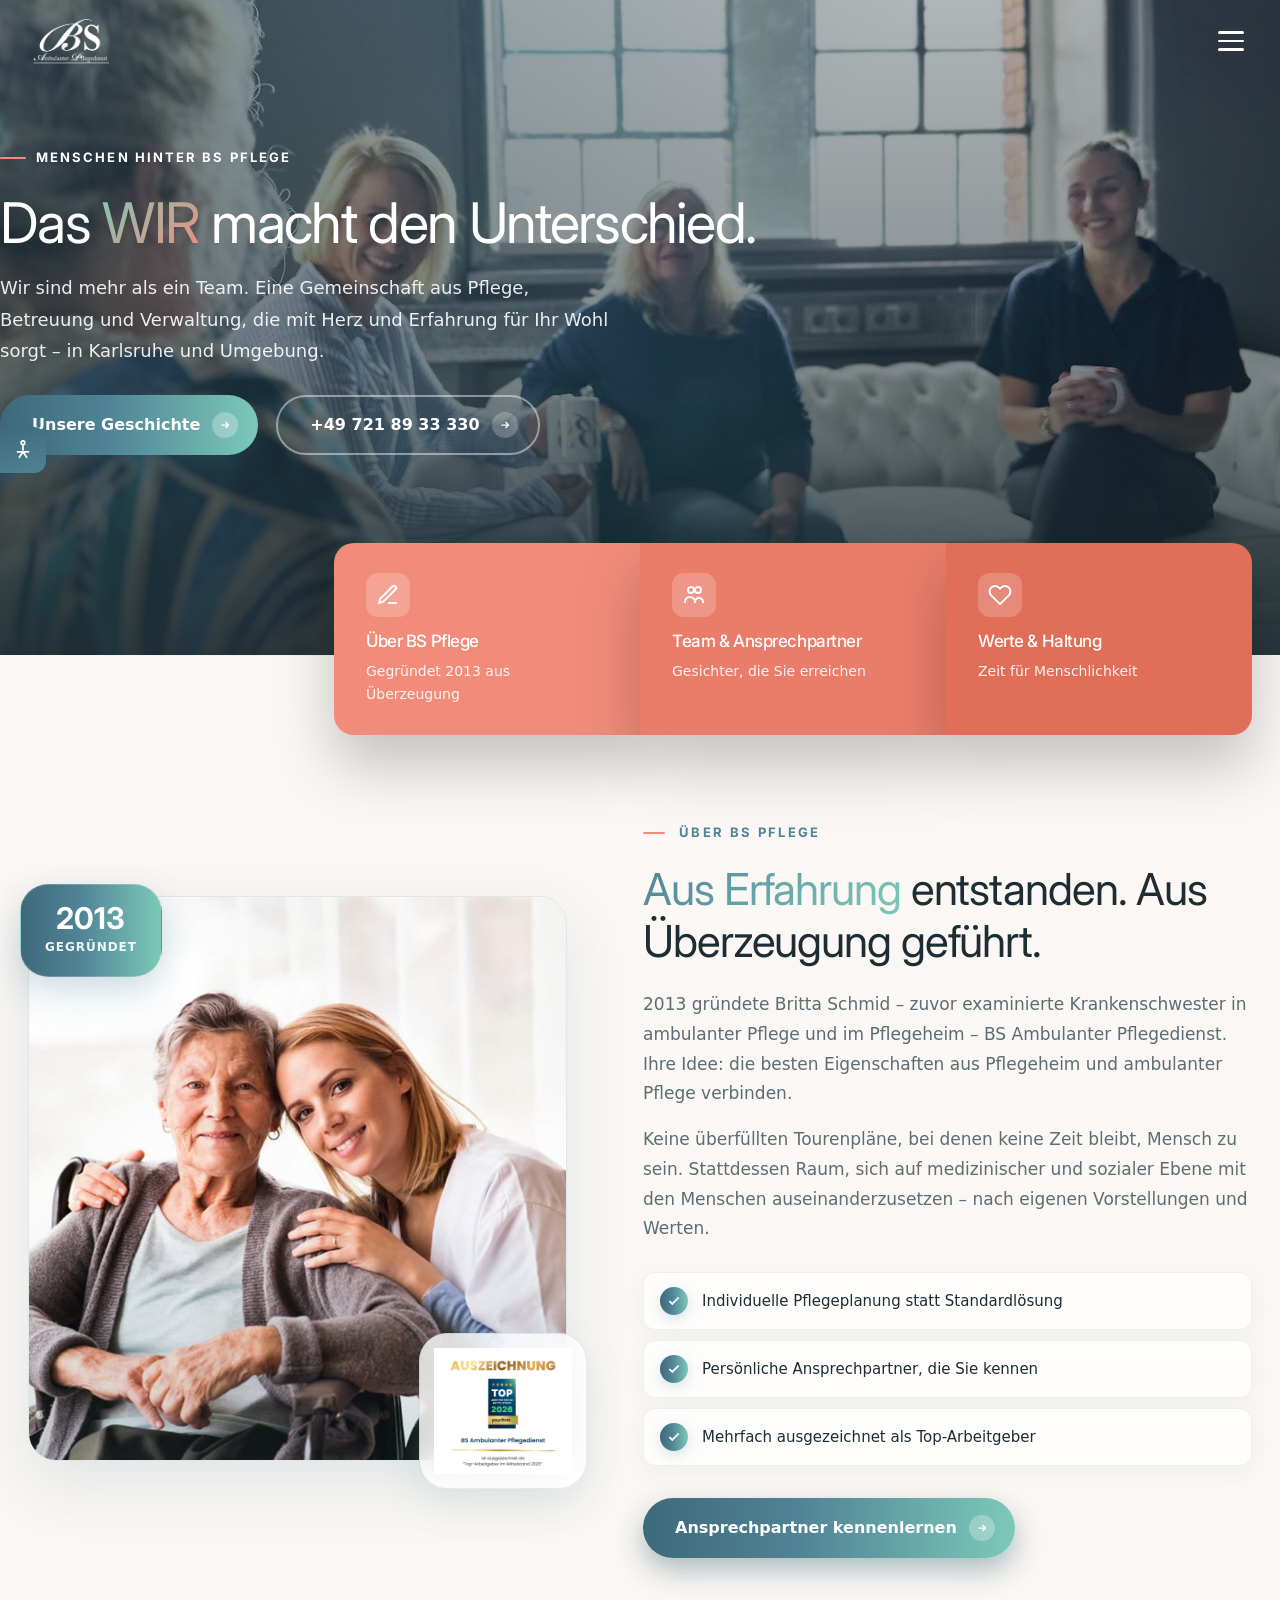
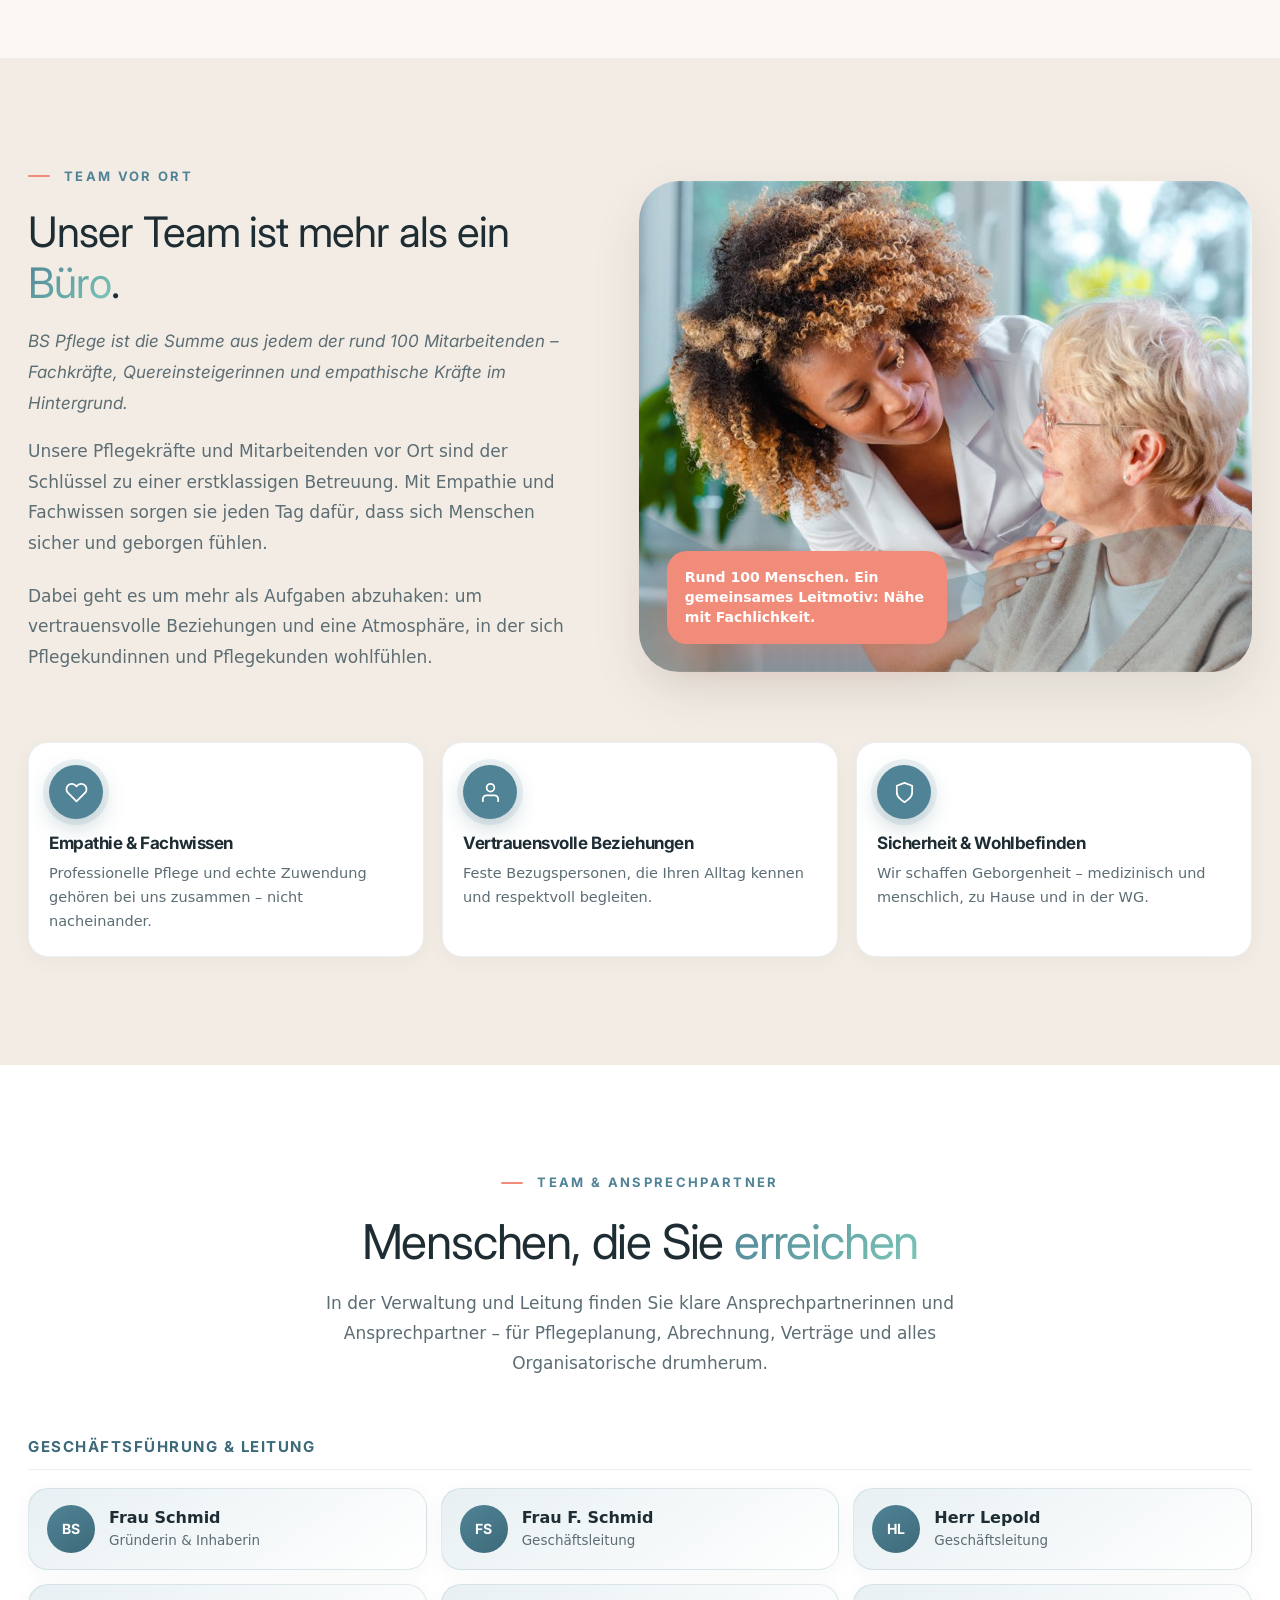
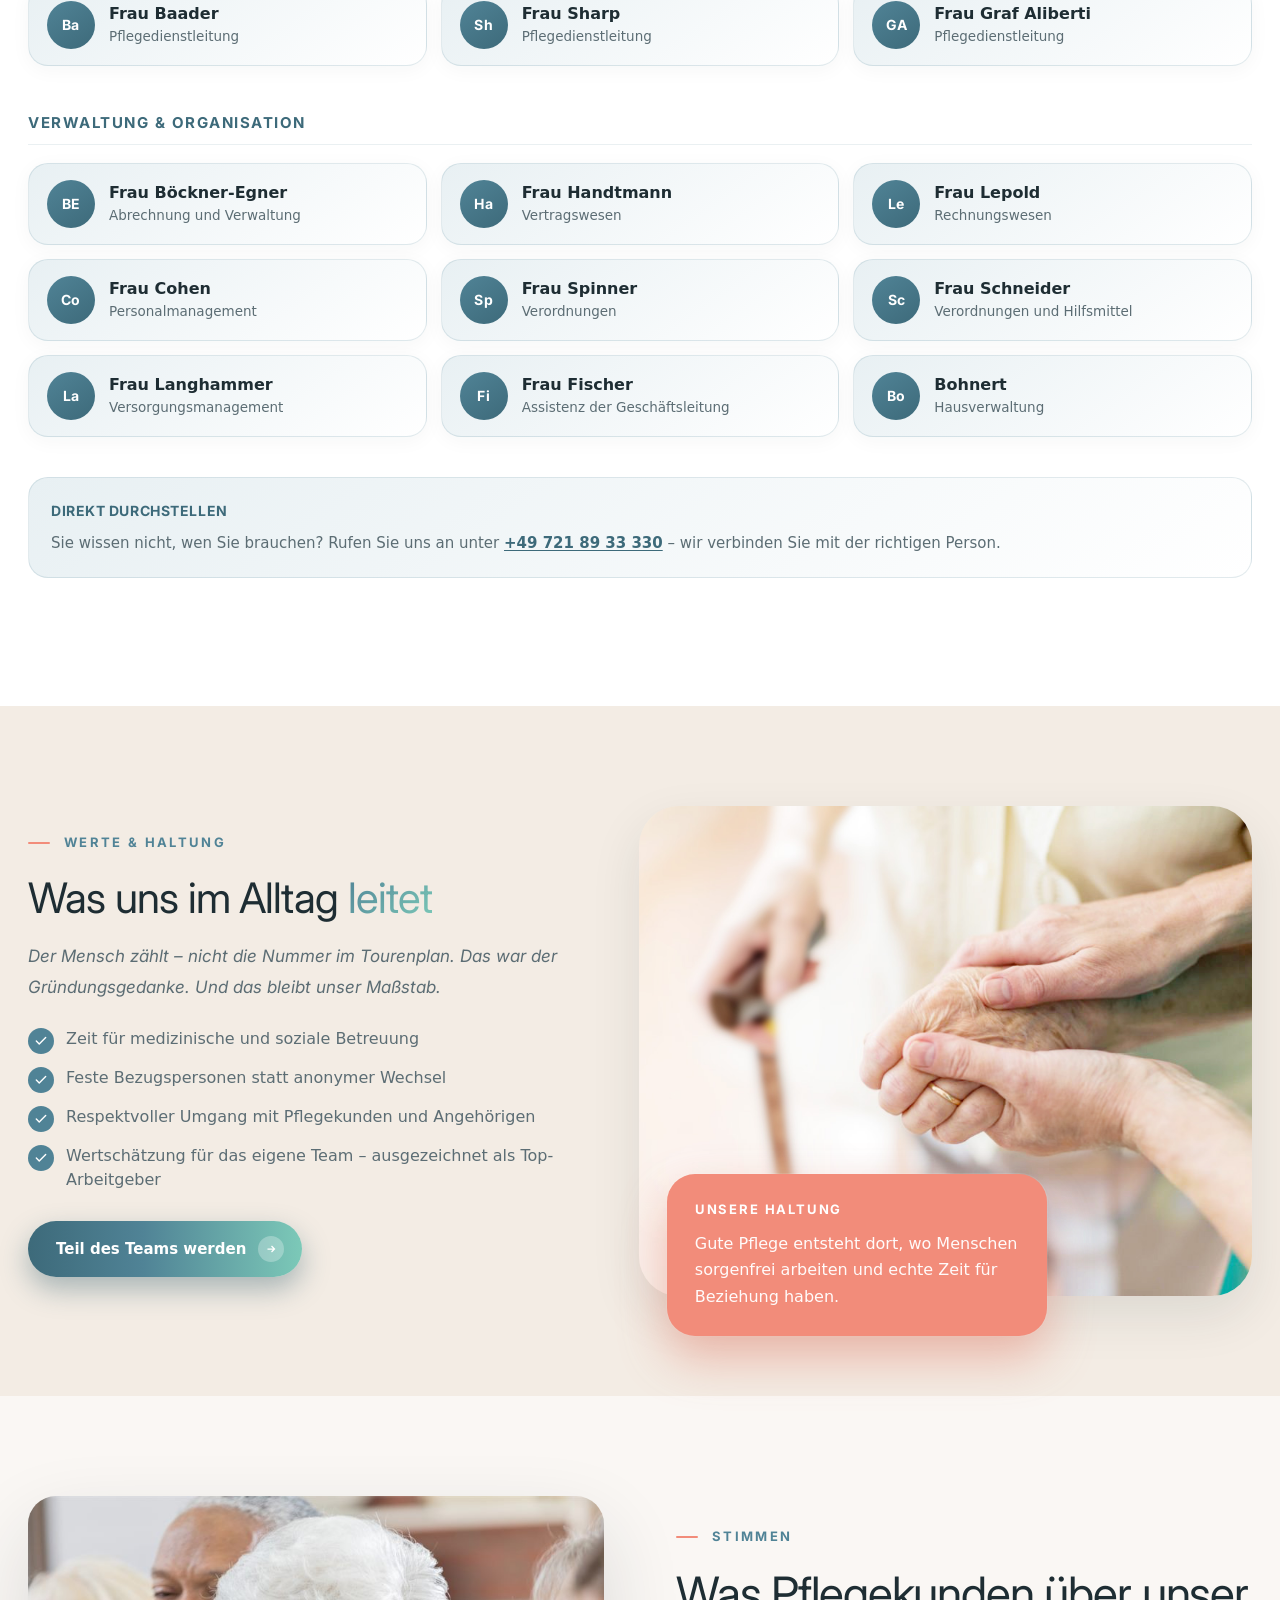
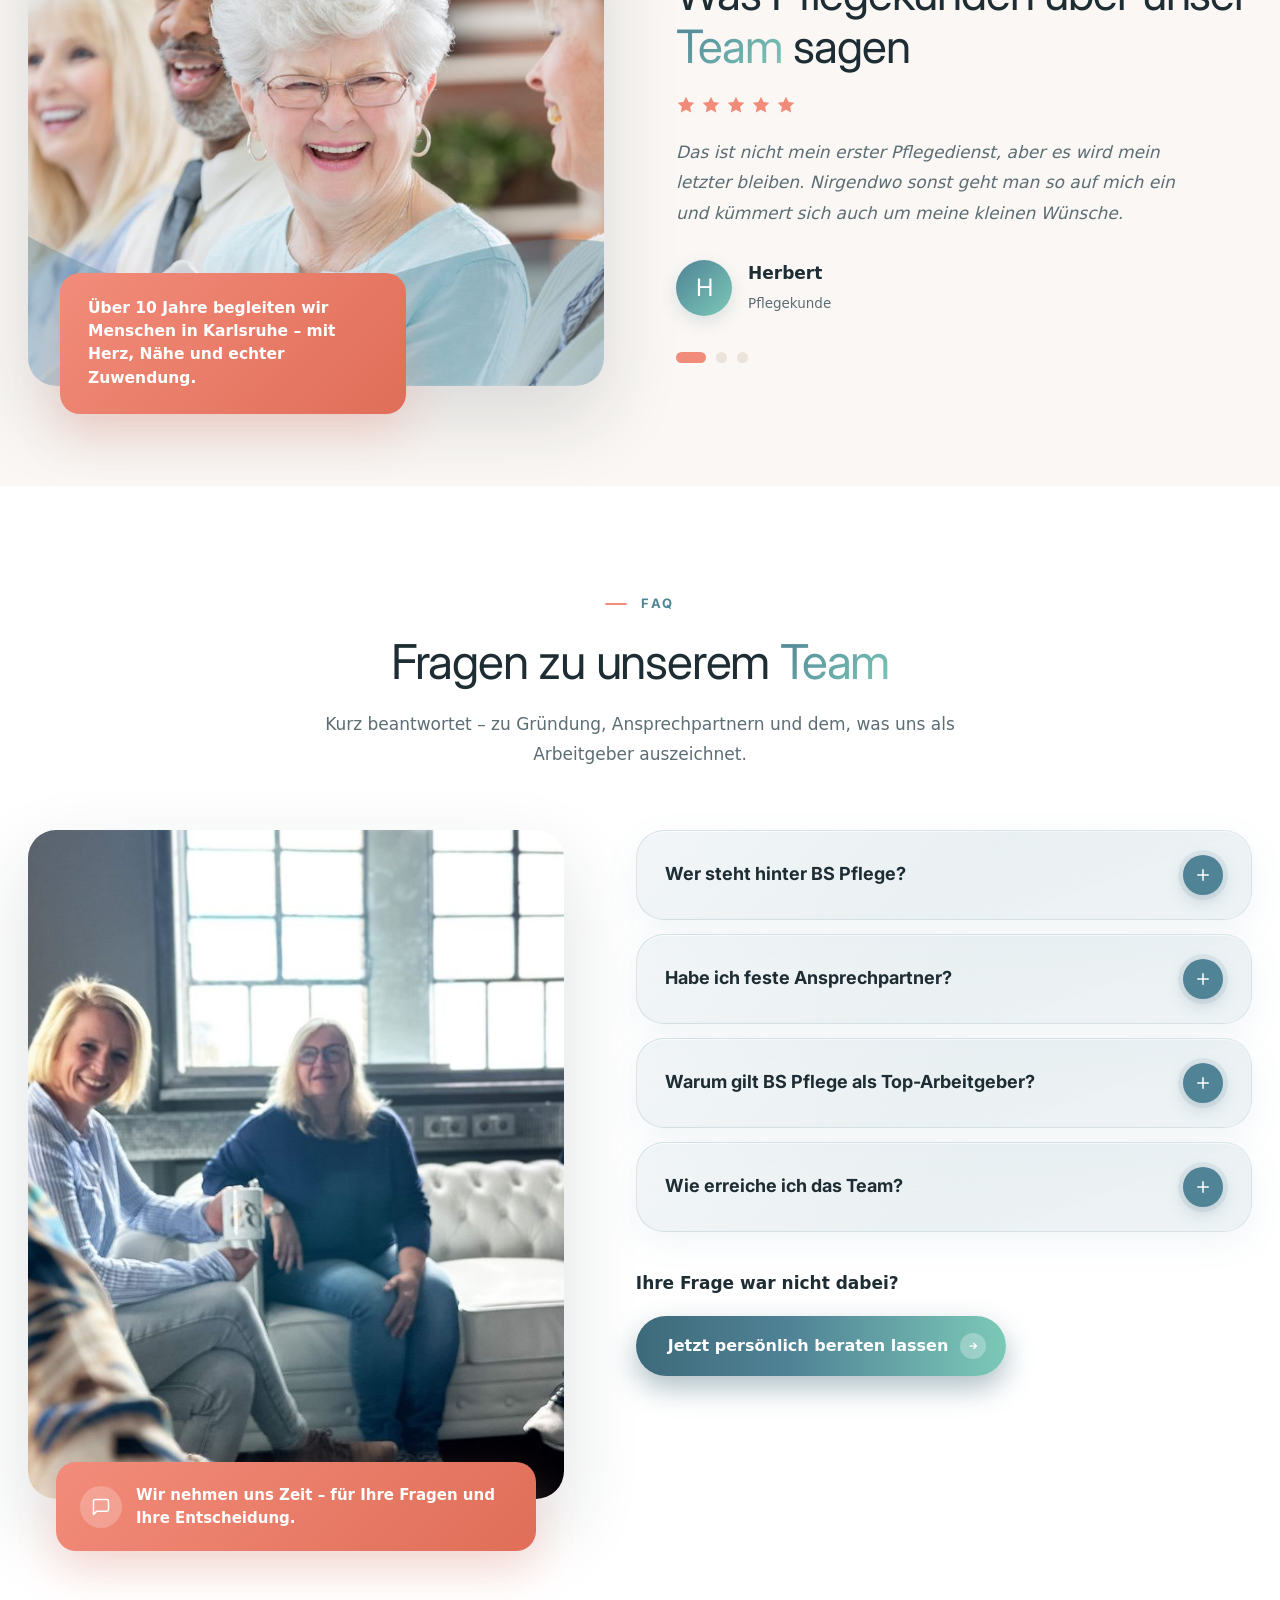
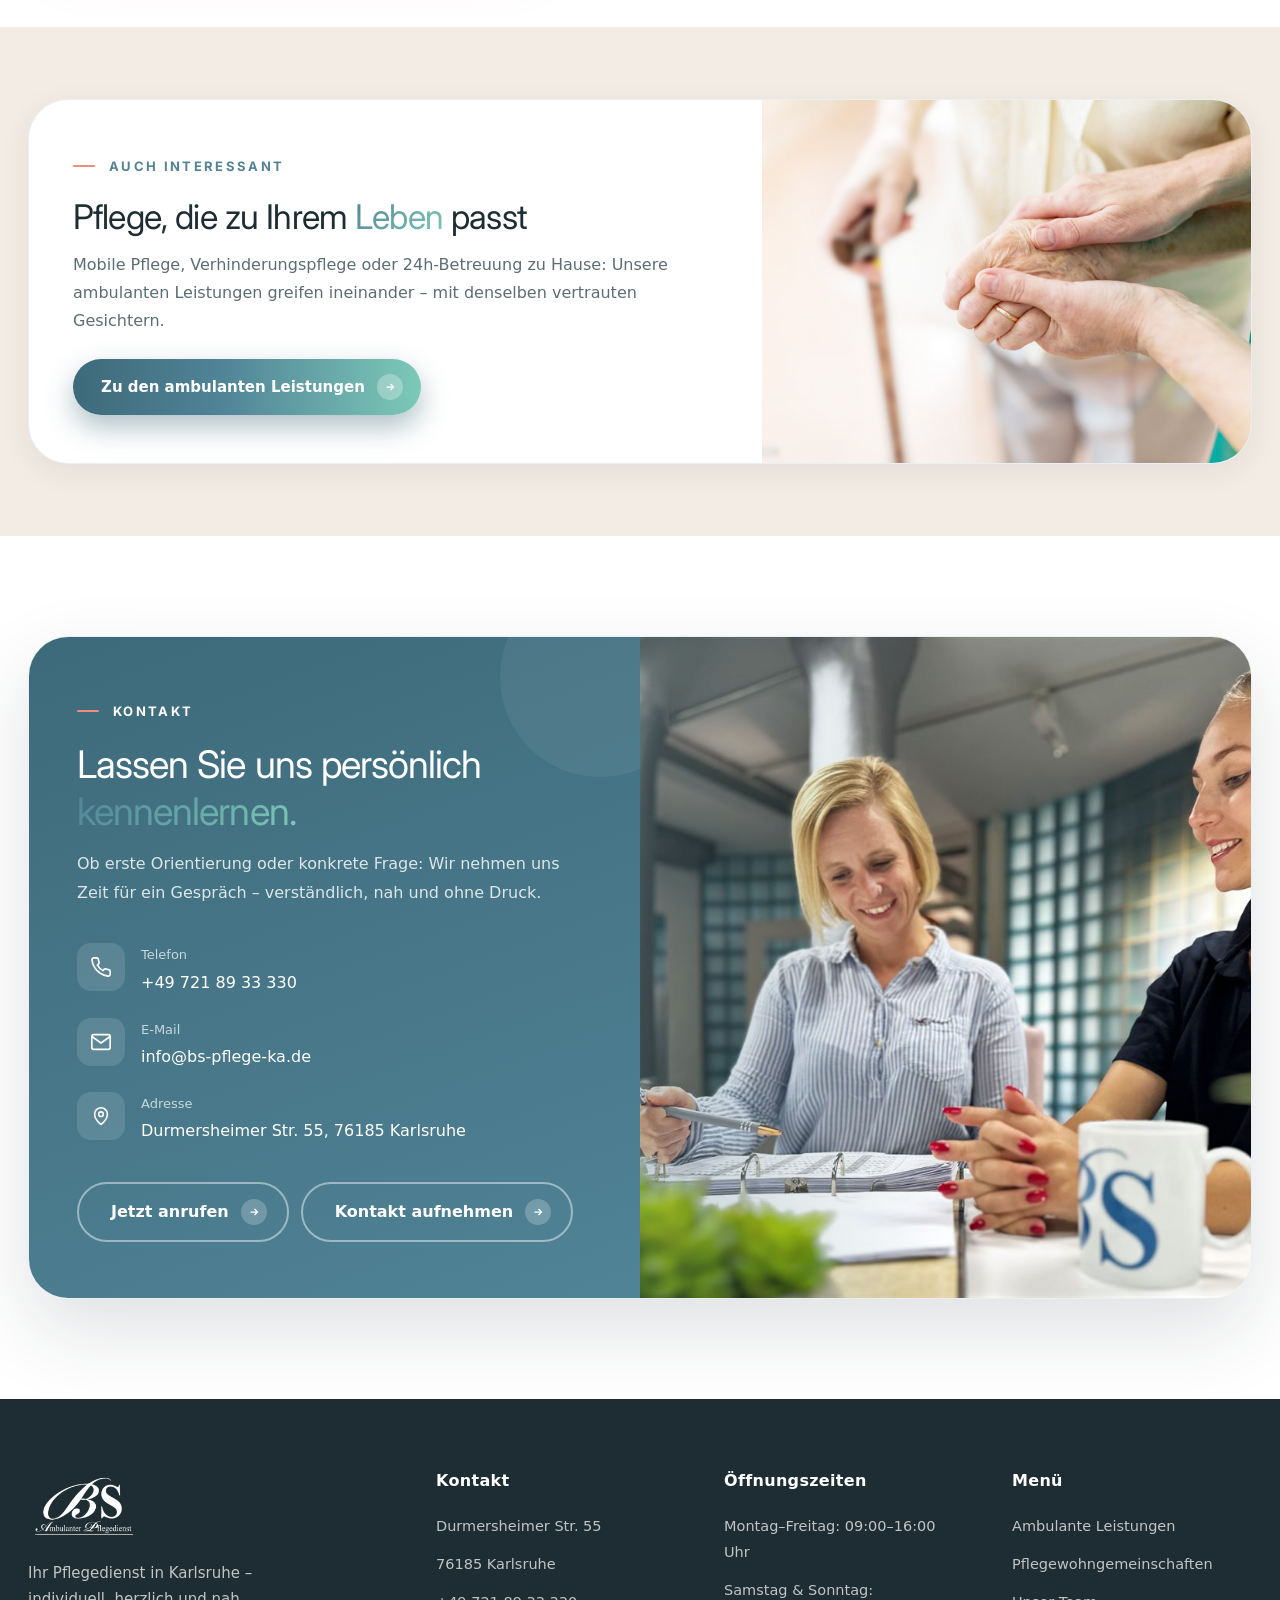
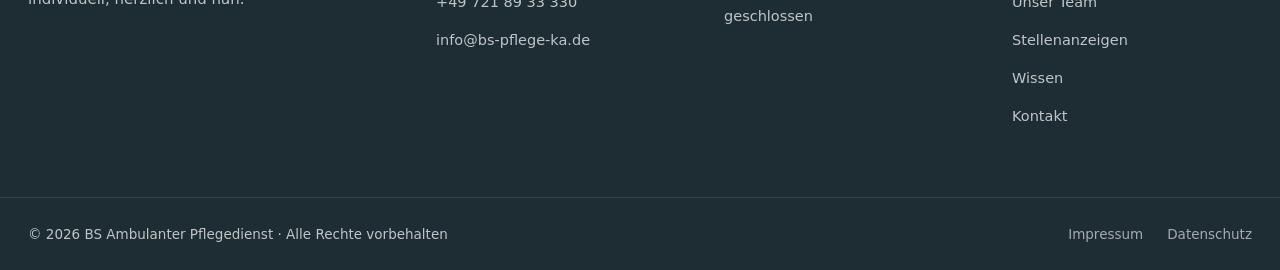
<file: unser-team.html>
﻿<!DOCTYPE html>
<html lang="de">
<head>
  <meta charset="UTF-8" />
  <meta name="viewport" content="width=device-width, initial-scale=1.0" />

  <title>Unser Team Karlsruhe | Über BS Pflege, Werte &amp; Ansprechpartner | BS Pflege</title>
  <meta name="description" content="Lernen Sie das Team von BS Pflege Karlsruhe kennen: Gründungsgeschichte, Werte, rund 100 Mitarbeitende und Ihre Ansprechpartner in Pflege und Verwaltung." />
  <meta name="keywords" content="BS Pflege Team, Pflegedienst Karlsruhe Team, Britta Schmid Pflegedienst, Ansprechpartner Pflege Karlsruhe, Top Arbeitgeber Pflege Karlsruhe" />
  <meta name="author" content="BS Ambulanter Pflegedienst" />
  <meta name="robots" content="index, follow" />
  <link rel="canonical" href="https://www.bs-pflege-ka.de/unser-team/" />

  <meta property="og:type" content="website" />
  <meta property="og:locale" content="de_DE" />
  <meta property="og:title" content="Unser Team | BS Pflege Karlsruhe" />
  <meta property="og:description" content="Das WIR macht den Unterschied: Geschichte, Haltung und Ansprechpartner von BS Ambulanter Pflegedienst Karlsruhe." />
  <meta property="og:url" content="https://www.bs-pflege-ka.de/unser-team/" />
  <meta property="og:image" content="assets/img/beratung.jpg" />
  <meta property="og:site_name" content="BS Ambulanter Pflegedienst" />

  <link rel="icon" href="assets/img/favicon.jpeg" />
  <link rel="apple-touch-icon" href="assets/img/favicon.jpeg" />

  <link rel="preconnect" href="https://fonts.googleapis.com" />
  <link rel="preconnect" href="https://fonts.gstatic.com" crossorigin />
  <link href="https://fonts.googleapis.com/css2?family=Inter:wght@400;500;600;700;800&family=Google+Sans+Flex:wght@100..900&display=swap" rel="stylesheet" />

  <link rel="stylesheet" href="assets/css/style.css?v=20260929a" />
  <noscript><style>.reveal{opacity:1!important;transform:none!important;}</style></noscript>
  <script>
  (function () {
    try {
      var s = JSON.parse(localStorage.getItem("bs-a11y") || "{}");
      var root = document.documentElement;
      var scales = { sm: 0.875, lg: 1.125, xl: 1.25 };
      if (s.font && s.font !== "normal" && scales[s.font]) {
        root.setAttribute("data-a11y-font", s.font);
        root.style.zoom = scales[s.font];
      }
      if (s.contrast) root.classList.add("a11y-contrast");
      if (s.underline) root.classList.add("a11y-underline-links");
      if (s.motion) root.classList.add("a11y-reduced-motion");
      if (s.lineHeight) root.classList.add("a11y-line-height");
    } catch (e) {}
  })();
  </script>

  <script type="application/ld+json">
  {
    "@context": "https://schema.org",
    "@type": "AboutPage",
    "name": "Unser Team – BS Ambulanter Pflegedienst",
    "url": "https://www.bs-pflege-ka.de/unser-team/",
    "description": "Über BS Pflege Karlsruhe: Gründungsgeschichte, Team, Werte und Ansprechpartner in Pflege und Verwaltung.",
    "mainEntity": {
      "@type": "MedicalBusiness",
      "name": "BS Ambulanter Pflegedienst",
      "url": "https://www.bs-pflege-ka.de/",
      "telephone": "+49 721 8933330",
      "email": "info@bs-pflege-ka.de",
      "foundingDate": "2013",
      "founder": {
        "@type": "Person",
        "name": "Britta Schmid",
        "jobTitle": "Gründerin und Inhaberin"
      },
      "numberOfEmployees": {
        "@type": "QuantitativeValue",
        "value": 100
      },
      "address": {
        "@type": "PostalAddress",
        "streetAddress": "Durmersheimer Str. 55",
        "addressLocality": "Karlsruhe",
        "postalCode": "76185",
        "addressCountry": "DE"
      },
      "areaServed": "Karlsruhe"
    }
  }
  </script>
  <script type="application/ld+json">
  {
    "@context": "https://schema.org",
    "@type": "BreadcrumbList",
    "itemListElement": [
      { "@type": "ListItem", "position": 1, "name": "Startseite", "item": "https://www.bs-pflege-ka.de/" },
      { "@type": "ListItem", "position": 2, "name": "Unser Team", "item": "https://www.bs-pflege-ka.de/unser-team/" }
    ]
  }
  </script>
  <script type="application/ld+json">
  {
    "@context": "https://schema.org",
    "@type": "FAQPage",
    "mainEntity": [
      {
        "@type": "Question",
        "name": "Wer steht hinter BS Pflege?",
        "acceptedAnswer": {
          "@type": "Answer",
          "text": "2013 gründete Britta Schmid BS Ambulanter Pflegedienst. Heute arbeiten rund 100 Mitarbeitende in Pflege, Betreuung und Verwaltung gemeinsam für eine individuelle Versorgung in Karlsruhe."
        }
      },
      {
        "@type": "Question",
        "name": "Habe ich feste Ansprechpartner?",
        "acceptedAnswer": {
          "@type": "Answer",
          "text": "Ja. Wir setzen auf feste Bezugspersonen in der Pflege und klare Ansprechpartner in der Verwaltung – von der Pflegedienstleitung bis zur Abrechnung."
        }
      },
      {
        "@type": "Question",
        "name": "Warum gilt BS Pflege als Top-Arbeitgeber?",
        "acceptedAnswer": {
          "@type": "Answer",
          "text": "Weil gute Pflege nur dort entsteht, wo Menschen sorgenfrei arbeiten können. BS Pflege ist mehrfach als Top-Arbeitgeber im Mittelstand ausgezeichnet – unter anderem für 2026."
        }
      },
      {
        "@type": "Question",
        "name": "Wie erreiche ich das Team?",
        "acceptedAnswer": {
          "@type": "Answer",
          "text": "Telefonisch unter +49 721 89 33 330, per E-Mail an info@bs-pflege-ka.de oder vor Ort nach Termin in der Durmersheimer Str. 55 in Karlsruhe. Montag bis Freitag von 09:00 bis 16:00 Uhr."
        }
      }
    ]
  }
  </script>
</head>
<body class="page-sub">
  <a class="skip-link" href="#main">Zum Inhalt springen</a>

  <div class="page-hero-shell">
  <section class="page-hero" aria-label="Unser Team">
    <div class="page-hero__media" aria-hidden="true">
      <img src="assets/img/beratung.jpg" alt="" width="1280" height="853" fetchpriority="high" />
    </div>
    <div class="page-hero__overlay" aria-hidden="true"></div>

    <header class="header header--overlay" id="header">
      <div class="container header__inner">
        <a class="header__logo" href="index.html" aria-label="BS Ambulanter Pflegedienst – Startseite">
          <img class="header__logo-light" src="assets/img/logo-white.png" alt="BS Ambulanter Pflegedienst Karlsruhe" width="180" height="112" />
          <img class="header__logo-dark" src="assets/img/logo-dark.png" alt="" width="180" height="112" aria-hidden="true" />
        </a>
        <nav class="nav" id="nav" aria-label="Hauptnavigation">
          <button class="nav__close" id="navClose" aria-label="Menü schließen">&times;</button>
          <ul class="nav__list">
            <li><a href="index.html" class="nav__link">Startseite</a></li>
            <li><a href="ambulante-leistungen.html" class="nav__link">Ambulante Leistungen</a></li>
            <li><a href="pflegewohngemeinschaften.html" class="nav__link">Pflegewohngemeinschaften</a></li>
            <li><a href="unser-team.html" class="nav__link active" aria-current="page">Unser Team</a></li>
            <li><a href="stellenanzeigen.html" class="nav__link">Stellenanzeigen</a></li>
            <li><a href="faq.html" class="nav__link">Wissen</a></li>
            <li><a href="kontakt.html" class="nav__link">Kontakt</a></li>
          </ul>
          <a href="kontakt.html" class="btn btn--primary nav__cta">
            Beratung anfragen
            <span class="btn__arrow"><svg viewBox="0 0 24 24"><path d="M5 12h14M13 6l6 6-6 6"/></svg></span>
          </a>
        </nav>
        <button class="nav__toggle" id="navToggle" aria-label="Menü öffnen" aria-expanded="false">
          <span></span><span></span><span></span>
        </button>
      </div>
    </header>

    <div class="container page-hero__body">
      <span class="hero__eyebrow">Menschen hinter BS Pflege</span>
      <h1 class="page-hero__title">Das <span class="headline-serif headline-serif--hero">WIR</span> macht den Unterschied.</h1>
      <p class="page-hero__lead">
        Wir sind mehr als ein Team. Eine Gemeinschaft aus Pflege, Betreuung und Verwaltung,
        die mit Herz und Erfahrung für Ihr Wohl sorgt – in Karlsruhe und Umgebung.
      </p>
      <div class="page-hero__actions">
        <a href="#ueber-bs" class="btn btn--primary btn--lg">
          Unsere Geschichte
          <span class="btn__arrow"><svg viewBox="0 0 24 24"><path d="M5 12h14M13 6l6 6-6 6"/></svg></span>
        </a>
        <a href="tel:+497218933330" class="btn btn--outline-light btn--lg">
          +49 721 89 33 330
          <span class="btn__arrow"><svg viewBox="0 0 24 24"><path d="M5 12h14M13 6l6 6-6 6"/></svg></span>
        </a>
      </div>
    </div>
  </section>

  <div class="hero__cards hero__cards--services">
    <div class="container">
      <div class="hero__cards-inner reveal" role="navigation" aria-label="Inhaltsübersicht">
        <a class="hero__card" href="#ueber-bs">
          <span class="hero__card-icon" aria-hidden="true">
            <svg viewBox="0 0 24 24"><path d="M12 20h9"/><path d="M16.5 3.5a2.12 2.12 0 0 1 3 3L7 19l-4 1 1-4L16.5 3.5z"/></svg>
          </span>
          <h3>Über BS Pflege</h3>
          <p>Gegründet 2013 aus Überzeugung</p>
        </a>
        <a class="hero__card hero__card--mid" href="#ansprechpartner">
          <span class="hero__card-icon" aria-hidden="true">
            <svg viewBox="0 0 24 24"><circle cx="9" cy="7" r="3"/><circle cx="16" cy="7" r="3"/><path d="M3 20v-1a5 5 0 0 1 10 0v1"/><path d="M13 20v-1a4 4 0 0 1 8 0v1"/></svg>
          </span>
          <h3>Team &amp; Ansprechpartner</h3>
          <p>Gesichter, die Sie erreichen</p>
        </a>
        <a class="hero__card hero__card--alt" href="#werte">
          <span class="hero__card-icon" aria-hidden="true">
            <svg viewBox="0 0 24 24"><path d="M20.84 4.61a5.5 5.5 0 0 0-7.78 0L12 5.67l-1.06-1.06a5.5 5.5 0 0 0-7.78 7.78l1.06 1.06L12 21.23l7.78-7.78 1.06-1.06a5.5 5.5 0 0 0 0-7.78z"/></svg>
          </span>
          <h3>Werte &amp; Haltung</h3>
          <p>Zeit für Menschlichkeit</p>
        </a>
      </div>
    </div>
  </div>
  </div>

  <main id="main">

    <!-- ÜBER BS PFLEGE -->
    <section class="about service-block--flush" id="ueber-bs">
      <div class="container about__grid">
        <div class="about__visual reveal">
          <div class="about__img-wrap">
            <img src="assets/img/care-2.jpg" alt="Persönliche Beratung und Betreuung bei BS Ambulanter Pflegedienst Karlsruhe" width="1024" height="683" loading="lazy" />
          </div>
          <div class="about__since">
            <strong>2013</strong>
            <span>gegründet</span>
          </div>
          <div class="about__award">
            <img src="assets/img/auszeichnung.png" alt="Top-Arbeitgeber im Mittelstand 2026" width="180" height="165" loading="lazy" />
          </div>
        </div>
        <div class="about__text reveal">
          <span class="section-label">Über BS Pflege</span>
          <h2><span class="headline-serif">Aus Erfahrung</span> entstanden. Aus Überzeugung geführt.</h2>
          <p>
            2013 gründete Britta Schmid – zuvor examinierte Krankenschwester in ambulanter Pflege
            und im Pflegeheim – BS Ambulanter Pflegedienst. Ihre Idee: die besten Eigenschaften aus
            Pflegeheim und ambulanter Pflege verbinden.
          </p>
          <p>
            Keine überfüllten Tourenpläne, bei denen keine Zeit bleibt, Mensch zu sein. Stattdessen
            Raum, sich auf medizinischer und sozialer Ebene mit den Menschen auseinanderzusetzen –
            nach eigenen Vorstellungen und Werten.
          </p>
          <div class="about__checks">
            <div class="about__check">
              <span class="about__check-icon"><svg viewBox="0 0 24 24"><path d="M20 6L9 17l-5-5"/></svg></span>
              Individuelle Pflegeplanung statt Standardlösung
            </div>
            <div class="about__check">
              <span class="about__check-icon"><svg viewBox="0 0 24 24"><path d="M20 6L9 17l-5-5"/></svg></span>
              Persönliche Ansprechpartner, die Sie kennen
            </div>
            <div class="about__check">
              <span class="about__check-icon"><svg viewBox="0 0 24 24"><path d="M20 6L9 17l-5-5"/></svg></span>
              Mehrfach ausgezeichnet als Top-Arbeitgeber
            </div>
          </div>
          <a href="#ansprechpartner" class="btn btn--primary btn--lg">
            Ansprechpartner kennenlernen
            <span class="btn__arrow"><svg viewBox="0 0 24 24"><path d="M5 12h14M13 6l6 6-6 6"/></svg></span>
          </a>
        </div>
      </div>
    </section>

    <!-- TEAM VOR ORT -->
    <section class="service-block" id="team-vor-ort">
      <div class="container">
        <div class="service-block__grid service-block__grid--flip">
          <div class="service-block__media reveal">
            <img src="assets/img/pflege-1.jpg" alt="Pflegekräfte von BS Pflege im Einsatz – empathisch und nah" width="1280" height="667" loading="lazy" />
            <div class="service-block__badge">Rund 100 Menschen. Ein gemeinsames Leitmotiv: Nähe mit Fachlichkeit.</div>
          </div>
          <div class="service-block__text reveal">
            <span class="section-label">Team vor Ort</span>
            <h2>Unser Team ist mehr als ein <span class="headline-serif">Büro</span>.</h2>
            <p class="intro__lead">
              BS Pflege ist die Summe aus jedem der rund 100 Mitarbeitenden – Fachkräfte,
              Quereinsteigerinnen und empathische Kräfte im Hintergrund.
            </p>
            <p>
              Unsere Pflegekräfte und Mitarbeitenden vor Ort sind der Schlüssel zu einer
              erstklassigen Betreuung. Mit Empathie und Fachwissen sorgen sie jeden Tag dafür,
              dass sich Menschen sicher und geborgen fühlen.
            </p>
            <p>
              Dabei geht es um mehr als Aufgaben abzuhaken: um vertrauensvolle Beziehungen und
              eine Atmosphäre, in der sich Pflegekundinnen und Pflegekunden wohlfühlen.
            </p>
          </div>
        </div>

        <div class="pillar-grid reveal" style="margin-top:48px;">
          <article class="pillar-card">
            <span class="card-icon" aria-hidden="true"><svg viewBox="0 0 24 24"><path d="M20.84 4.61a5.5 5.5 0 0 0-7.78 0L12 5.67l-1.06-1.06a5.5 5.5 0 0 0-7.78 7.78l1.06 1.06L12 21.23l7.78-7.78 1.06-1.06a5.5 5.5 0 0 0 0-7.78z"/></svg></span>
            <h3>Empathie &amp; Fachwissen</h3>
            <p>Professionelle Pflege und echte Zuwendung gehören bei uns zusammen – nicht nacheinander.</p>
          </article>
          <article class="pillar-card">
            <span class="card-icon" aria-hidden="true"><svg viewBox="0 0 24 24"><path d="M20 21v-2a4 4 0 0 0-4-4H8a4 4 0 0 0-4 4v2"/><circle cx="12" cy="7" r="4"/></svg></span>
            <h3>Vertrauensvolle Beziehungen</h3>
            <p>Feste Bezugspersonen, die Ihren Alltag kennen und respektvoll begleiten.</p>
          </article>
          <article class="pillar-card">
            <span class="card-icon" aria-hidden="true"><svg viewBox="0 0 24 24"><path d="M12 22s8-4 8-10V5l-8-3-8 3v7c0 6 8 10 8 10z"/></svg></span>
            <h3>Sicherheit &amp; Wohlbefinden</h3>
            <p>Wir schaffen Geborgenheit – medizinisch und menschlich, zu Hause und in der WG.</p>
          </article>
        </div>
      </div>
    </section>

    <!-- ANSPRECHPARTNER -->
    <section class="service-block service-block--white" id="ansprechpartner">
      <div class="container">
        <header class="section-head reveal">
          <span class="section-label">Team &amp; Ansprechpartner</span>
          <h2>Menschen, die Sie <span class="headline-serif">erreichen</span></h2>
          <p class="section-head__sub">
            In der Verwaltung und Leitung finden Sie klare Ansprechpartnerinnen und Ansprechpartner –
            für Pflegeplanung, Abrechnung, Verträge und alles Organisatorische drumherum.
          </p>
        </header>

        <div class="people-group reveal">
          <h3 class="people-group__title">Geschäftsführung &amp; Leitung</h3>
          <div class="people-grid">
            <article class="person">
              <span class="person__avatar" aria-hidden="true">BS</span>
              <div class="person__meta">
                <h4>Frau Schmid</h4>
                <p>Gründerin &amp; Inhaberin</p>
              </div>
            </article>
            <article class="person">
              <span class="person__avatar" aria-hidden="true">FS</span>
              <div class="person__meta">
                <h4>Frau F. Schmid</h4>
                <p>Geschäftsleitung</p>
              </div>
            </article>
            <article class="person">
              <span class="person__avatar" aria-hidden="true">HL</span>
              <div class="person__meta">
                <h4>Herr Lepold</h4>
                <p>Geschäftsleitung</p>
              </div>
            </article>
            <article class="person">
              <span class="person__avatar" aria-hidden="true">Ba</span>
              <div class="person__meta">
                <h4>Frau Baader</h4>
                <p>Pflegedienstleitung</p>
              </div>
            </article>
            <article class="person">
              <span class="person__avatar" aria-hidden="true">Sh</span>
              <div class="person__meta">
                <h4>Frau Sharp</h4>
                <p>Pflegedienstleitung</p>
              </div>
            </article>
            <article class="person">
              <span class="person__avatar" aria-hidden="true">GA</span>
              <div class="person__meta">
                <h4>Frau Graf Aliberti</h4>
                <p>Pflegedienstleitung</p>
              </div>
            </article>
          </div>
        </div>

        <div class="people-group reveal">
          <h3 class="people-group__title">Verwaltung &amp; Organisation</h3>
          <div class="people-grid">
            <article class="person">
              <span class="person__avatar" aria-hidden="true">BE</span>
              <div class="person__meta">
                <h4>Frau Böckner-Egner</h4>
                <p>Abrechnung und Verwaltung</p>
              </div>
            </article>
            <article class="person">
              <span class="person__avatar" aria-hidden="true">Ha</span>
              <div class="person__meta">
                <h4>Frau Handtmann</h4>
                <p>Vertragswesen</p>
              </div>
            </article>
            <article class="person">
              <span class="person__avatar" aria-hidden="true">Le</span>
              <div class="person__meta">
                <h4>Frau Lepold</h4>
                <p>Rechnungswesen</p>
              </div>
            </article>
            <article class="person">
              <span class="person__avatar" aria-hidden="true">Co</span>
              <div class="person__meta">
                <h4>Frau Cohen</h4>
                <p>Personalmanagement</p>
              </div>
            </article>
            <article class="person">
              <span class="person__avatar" aria-hidden="true">Sp</span>
              <div class="person__meta">
                <h4>Frau Spinner</h4>
                <p>Verordnungen</p>
              </div>
            </article>
            <article class="person">
              <span class="person__avatar" aria-hidden="true">Sc</span>
              <div class="person__meta">
                <h4>Frau Schneider</h4>
                <p>Verordnungen und Hilfsmittel</p>
              </div>
            </article>
            <article class="person">
              <span class="person__avatar" aria-hidden="true">La</span>
              <div class="person__meta">
                <h4>Frau Langhammer</h4>
                <p>Versorgungsmanagement</p>
              </div>
            </article>
            <article class="person">
              <span class="person__avatar" aria-hidden="true">Fi</span>
              <div class="person__meta">
                <h4>Frau Fischer</h4>
                <p>Assistenz der Geschäftsleitung</p>
              </div>
            </article>
            <article class="person">
              <span class="person__avatar" aria-hidden="true">Bo</span>
              <div class="person__meta">
                <h4>Bohnert</h4>
                <p>Hausverwaltung</p>
              </div>
            </article>
          </div>
        </div>

        <div class="note-card reveal" style="margin-top:40px;">
          <strong>Direkt durchstellen</strong>
          <p>
            Sie wissen nicht, wen Sie brauchen? Rufen Sie uns an unter
            <a href="tel:+497218933330">+49 721 89 33 330</a> – wir verbinden Sie mit der richtigen Person.
          </p>
        </div>
      </div>
    </section>

    <!-- WERTE & HALTUNG -->
    <section class="service-block" id="werte">
      <div class="container">
        <div class="service-block__grid service-block__grid--flip">
          <div class="service-block__media reveal">
            <img src="assets/img/care-hands.jpg" alt="Fürsorgliche Haltung und Nähe im Team von BS Pflege" width="1024" height="683" loading="lazy" />
            <div class="service-block__badge service-block__badge--note">
              <strong>Unsere Haltung</strong>
              <p>Gute Pflege entsteht dort, wo Menschen sorgenfrei arbeiten und echte Zeit für Beziehung haben.</p>
            </div>
          </div>
          <div class="service-block__text reveal">
            <span class="section-label">Werte &amp; Haltung</span>
            <h2>Was uns im Alltag <span class="headline-serif">leitet</span></h2>
            <p class="intro__lead">
              Der Mensch zählt – nicht die Nummer im Tourenplan. Das war der Gründungsgedanke.
              Und das bleibt unser Maßstab.
            </p>
            <ul class="check-list">
              <li>
                <span class="check-list__icon" aria-hidden="true"><svg viewBox="0 0 24 24"><path d="M20 6L9 17l-5-5"/></svg></span>
                Zeit für medizinische und soziale Betreuung
              </li>
              <li>
                <span class="check-list__icon" aria-hidden="true"><svg viewBox="0 0 24 24"><path d="M20 6L9 17l-5-5"/></svg></span>
                Feste Bezugspersonen statt anonymer Wechsel
              </li>
              <li>
                <span class="check-list__icon" aria-hidden="true"><svg viewBox="0 0 24 24"><path d="M20 6L9 17l-5-5"/></svg></span>
                Respektvoller Umgang mit Pflegekunden und Angehörigen
              </li>
              <li>
                <span class="check-list__icon" aria-hidden="true"><svg viewBox="0 0 24 24"><path d="M20 6L9 17l-5-5"/></svg></span>
                Wertschätzung für das eigene Team – ausgezeichnet als Top-Arbeitgeber
              </li>
            </ul>
            <a href="stellenanzeigen.html" class="btn btn--primary">
              Teil des Teams werden
              <span class="btn__arrow"><svg viewBox="0 0 24 24"><path d="M5 12h14M13 6l6 6-6 6"/></svg></span>
            </a>
          </div>
        </div>
      </div>
    </section>

    <!-- STIMMEN -->
    <section class="testimonials" id="stimmen" aria-labelledby="team-stimmen-title">
      <div class="container testimonials__wrap">
        <div class="testimonials__media reveal">
          <div class="testimonials__img">
            <img src="assets/img/seniorensingen.jpg" alt="Zufriedene Menschen in der Betreuung bei BS Pflege Karlsruhe" width="1024" height="768" loading="lazy" />
          </div>
          <div class="testimonials__badge">
            Über 10 Jahre begleiten wir Menschen in Karlsruhe – mit Herz, Nähe und echter Zuwendung.
          </div>
        </div>

        <div class="testimonials__panel reveal">
          <span class="section-label">Stimmen</span>
          <h2 id="team-stimmen-title">Was Pflegekunden über unser <span class="headline-serif">Team</span> sagen</h2>

          <div class="testi-slider" id="testiSlider">
            <div class="testi-slide is-active">
              <div class="testi-slide__stars" aria-label="5 von 5 Sternen">
                <svg viewBox="0 0 24 24"><polygon points="12 2 15.09 8.26 22 9.27 17 14.14 18.18 21.02 12 17.77 5.82 21.02 7 14.14 2 9.27 8.91 8.26 12 2"/></svg>
                <svg viewBox="0 0 24 24"><polygon points="12 2 15.09 8.26 22 9.27 17 14.14 18.18 21.02 12 17.77 5.82 21.02 7 14.14 2 9.27 8.91 8.26 12 2"/></svg>
                <svg viewBox="0 0 24 24"><polygon points="12 2 15.09 8.26 22 9.27 17 14.14 18.18 21.02 12 17.77 5.82 21.02 7 14.14 2 9.27 8.91 8.26 12 2"/></svg>
                <svg viewBox="0 0 24 24"><polygon points="12 2 15.09 8.26 22 9.27 17 14.14 18.18 21.02 12 17.77 5.82 21.02 7 14.14 2 9.27 8.91 8.26 12 2"/></svg>
                <svg viewBox="0 0 24 24"><polygon points="12 2 15.09 8.26 22 9.27 17 14.14 18.18 21.02 12 17.77 5.82 21.02 7 14.14 2 9.27 8.91 8.26 12 2"/></svg>
              </div>
              <blockquote class="testi-slide__quote">Das ist nicht mein erster Pflegedienst, aber es wird mein letzter bleiben. Nirgendwo sonst geht man so auf mich ein und kümmert sich auch um meine kleinen Wünsche.</blockquote>
              <div class="testi-slide__author">
                <span class="testi-slide__avatar">H</span>
                <span class="testi-slide__meta"><strong>Herbert</strong><small>Pflegekunde</small></span>
              </div>
            </div>

            <div class="testi-slide">
              <div class="testi-slide__stars" aria-label="5 von 5 Sternen">
                <svg viewBox="0 0 24 24"><polygon points="12 2 15.09 8.26 22 9.27 17 14.14 18.18 21.02 12 17.77 5.82 21.02 7 14.14 2 9.27 8.91 8.26 12 2"/></svg>
                <svg viewBox="0 0 24 24"><polygon points="12 2 15.09 8.26 22 9.27 17 14.14 18.18 21.02 12 17.77 5.82 21.02 7 14.14 2 9.27 8.91 8.26 12 2"/></svg>
                <svg viewBox="0 0 24 24"><polygon points="12 2 15.09 8.26 22 9.27 17 14.14 18.18 21.02 12 17.77 5.82 21.02 7 14.14 2 9.27 8.91 8.26 12 2"/></svg>
                <svg viewBox="0 0 24 24"><polygon points="12 2 15.09 8.26 22 9.27 17 14.14 18.18 21.02 12 17.77 5.82 21.02 7 14.14 2 9.27 8.91 8.26 12 2"/></svg>
                <svg viewBox="0 0 24 24"><polygon points="12 2 15.09 8.26 22 9.27 17 14.14 18.18 21.02 12 17.77 5.82 21.02 7 14.14 2 9.27 8.91 8.26 12 2"/></svg>
              </div>
              <blockquote class="testi-slide__quote">Ich hatte lange nicht das Gefühl, irgendwo dazuzugehören – aber hier habe ich Anschluss und ein echtes Zuhause gefunden.</blockquote>
              <div class="testi-slide__author">
                <span class="testi-slide__avatar">J</span>
                <span class="testi-slide__meta"><strong>Jason</strong><small>Bewohner WG Südweststadt</small></span>
              </div>
            </div>

            <div class="testi-slide">
              <div class="testi-slide__stars" aria-label="5 von 5 Sternen">
                <svg viewBox="0 0 24 24"><polygon points="12 2 15.09 8.26 22 9.27 17 14.14 18.18 21.02 12 17.77 5.82 21.02 7 14.14 2 9.27 8.91 8.26 12 2"/></svg>
                <svg viewBox="0 0 24 24"><polygon points="12 2 15.09 8.26 22 9.27 17 14.14 18.18 21.02 12 17.77 5.82 21.02 7 14.14 2 9.27 8.91 8.26 12 2"/></svg>
                <svg viewBox="0 0 24 24"><polygon points="12 2 15.09 8.26 22 9.27 17 14.14 18.18 21.02 12 17.77 5.82 21.02 7 14.14 2 9.27 8.91 8.26 12 2"/></svg>
                <svg viewBox="0 0 24 24"><polygon points="12 2 15.09 8.26 22 9.27 17 14.14 18.18 21.02 12 17.77 5.82 21.02 7 14.14 2 9.27 8.91 8.26 12 2"/></svg>
                <svg viewBox="0 0 24 24"><polygon points="12 2 15.09 8.26 22 9.27 17 14.14 18.18 21.02 12 17.77 5.82 21.02 7 14.14 2 9.27 8.91 8.26 12 2"/></svg>
              </div>
              <blockquote class="testi-slide__quote">In der kleinen Wohngemeinschaft bin ich jetzt zufrieden – ich kenne alle mit Namen und habe sogar schon neue Freunde gefunden.</blockquote>
              <div class="testi-slide__author">
                <span class="testi-slide__avatar">G</span>
                <span class="testi-slide__meta"><strong>Gabriele</strong><small>Bewohnerin WG Gerwigstraße</small></span>
              </div>
            </div>

            <div class="testi-slider__nav">
              <button class="testi-slider__dot is-active" type="button" aria-label="Stimme 1"></button>
              <button class="testi-slider__dot" type="button" aria-label="Stimme 2"></button>
              <button class="testi-slider__dot" type="button" aria-label="Stimme 3"></button>
            </div>
          </div>
        </div>
      </div>
    </section>

    <!-- FAQ -->
    <section class="faq" id="faq">
      <div class="container">
        <header class="section-head reveal">
          <span class="section-label">FAQ</span>
          <h2>Fragen zu unserem <span class="headline-serif">Team</span></h2>
          <p class="section-head__sub">
            Kurz beantwortet – zu Gründung, Ansprechpartnern und dem, was uns als Arbeitgeber auszeichnet.
          </p>
        </header>

        <div class="faq__wrap">
          <div class="faq__media reveal">
            <div class="faq__img">
              <img src="assets/img/beratung.jpg" alt="Teamgespräch bei BS Pflege Karlsruhe" width="1280" height="853" loading="lazy" />
            </div>
            <div class="faq__badge">
              <span class="faq__badge-icon" aria-hidden="true">
                <svg viewBox="0 0 24 24"><path d="M21 15a2 2 0 0 1-2 2H7l-4 4V5a2 2 0 0 1 2-2h14a2 2 0 0 1 2 2z"/></svg>
              </span>
              <span>Wir nehmen uns Zeit – für Ihre Fragen und Ihre Entscheidung.</span>
            </div>
          </div>

          <div class="faq__content">
            <div class="faq__list reveal">
              <article class="faq__item">
                <h3 class="faq__question">
                  <button class="faq__trigger" type="button" aria-expanded="false" aria-controls="team-faq-1" id="team-faq-trigger-1">
                    <span>Wer steht hinter BS Pflege?</span>
                    <span class="faq__toggle" aria-hidden="true"><svg viewBox="0 0 24 24"><path d="M12 5v14M5 12h14"/></svg></span>
                  </button>
                </h3>
                <div class="faq__panel" id="team-faq-1" role="region" aria-labelledby="team-faq-trigger-1" hidden>
                  <p>
                    2013 gründete Britta Schmid BS Ambulanter Pflegedienst. Heute arbeiten rund
                    100 Mitarbeitende in Pflege, Betreuung und Verwaltung gemeinsam für eine
                    individuelle Versorgung in Karlsruhe.
                  </p>
                </div>
              </article>

              <article class="faq__item">
                <h3 class="faq__question">
                  <button class="faq__trigger" type="button" aria-expanded="false" aria-controls="team-faq-2" id="team-faq-trigger-2">
                    <span>Habe ich feste Ansprechpartner?</span>
                    <span class="faq__toggle" aria-hidden="true"><svg viewBox="0 0 24 24"><path d="M12 5v14M5 12h14"/></svg></span>
                  </button>
                </h3>
                <div class="faq__panel" id="team-faq-2" role="region" aria-labelledby="team-faq-trigger-2" hidden>
                  <p>
                    Ja. Wir setzen auf feste Bezugspersonen in der Pflege und klare Ansprechpartner
                    in der Verwaltung – von der Pflegedienstleitung bis zur Abrechnung.
                  </p>
                </div>
              </article>

              <article class="faq__item">
                <h3 class="faq__question">
                  <button class="faq__trigger" type="button" aria-expanded="false" aria-controls="team-faq-3" id="team-faq-trigger-3">
                    <span>Warum gilt BS Pflege als Top-Arbeitgeber?</span>
                    <span class="faq__toggle" aria-hidden="true"><svg viewBox="0 0 24 24"><path d="M12 5v14M5 12h14"/></svg></span>
                  </button>
                </h3>
                <div class="faq__panel" id="team-faq-3" role="region" aria-labelledby="team-faq-trigger-3" hidden>
                  <p>
                    Weil gute Pflege nur dort entsteht, wo Menschen sorgenfrei arbeiten können.
                    BS Pflege ist mehrfach als Top-Arbeitgeber im Mittelstand ausgezeichnet –
                    unter anderem für 2026.
                  </p>
                </div>
              </article>

              <article class="faq__item">
                <h3 class="faq__question">
                  <button class="faq__trigger" type="button" aria-expanded="false" aria-controls="team-faq-4" id="team-faq-trigger-4">
                    <span>Wie erreiche ich das Team?</span>
                    <span class="faq__toggle" aria-hidden="true"><svg viewBox="0 0 24 24"><path d="M12 5v14M5 12h14"/></svg></span>
                  </button>
                </h3>
                <div class="faq__panel" id="team-faq-4" role="region" aria-labelledby="team-faq-trigger-4" hidden>
                  <p>
                    Telefonisch unter +49 721 89 33 330, per E-Mail an info@bs-pflege-ka.de oder
                    vor Ort nach Termin in der Durmersheimer Str. 55 in Karlsruhe.
                    Montag bis Freitag von 09:00 bis 16:00 Uhr.
                  </p>
                </div>
              </article>
            </div>

            <div class="faq__cta reveal">
              <p>Ihre Frage war nicht dabei?</p>
              <a href="kontakt.html" class="btn btn--primary btn--lg">
                Jetzt persönlich beraten lassen
                <span class="btn__arrow"><svg viewBox="0 0 24 24"><path d="M5 12h14M13 6l6 6-6 6"/></svg></span>
              </a>
            </div>
          </div>
        </div>
      </div>
    </section>

    <!-- RELATED -->
    <section class="related-band">
      <div class="container">
        <article class="related-card reveal">
          <div class="related-card__text">
            <span class="section-label">Auch interessant</span>
            <h2>Pflege, die zu Ihrem <span class="headline-serif">Leben</span> passt</h2>
            <p>
              Mobile Pflege, Verhinderungspflege oder 24h-Betreuung zu Hause: Unsere ambulanten
              Leistungen greifen ineinander – mit denselben vertrauten Gesichtern.
            </p>
            <a href="ambulante-leistungen.html" class="btn btn--primary">
              Zu den ambulanten Leistungen
              <span class="btn__arrow"><svg viewBox="0 0 24 24"><path d="M5 12h14M13 6l6 6-6 6"/></svg></span>
            </a>
          </div>
          <div class="related-card__media">
            <img src="assets/img/care-hands.jpg" alt="Ambulante Pflegeleistungen bei BS Pflege Karlsruhe" width="1024" height="683" loading="lazy" />
          </div>
        </article>
      </div>
    </section>

    <!-- KONTAKT CTA -->
    <section class="contact" id="kontakt">
      <div class="container">
        <div class="contact__wrap reveal">
          <div class="contact__panel">
            <span class="section-label">Kontakt</span>
            <h2>Lassen Sie uns persönlich <span class="headline-serif">kennenlernen.</span></h2>
            <p>
              Ob erste Orientierung oder konkrete Frage: Wir nehmen uns Zeit für ein Gespräch –
              verständlich, nah und ohne Druck.
            </p>
            <div class="contact__items">
              <div class="contact__item">
                <span class="contact__item-icon"><svg viewBox="0 0 24 24"><path d="M22 16.92v3a2 2 0 0 1-2.18 2 19.79 19.79 0 0 1-8.63-3.07 19.5 19.5 0 0 1-6-6 19.79 19.79 0 0 1-3.07-8.67A2 2 0 0 1 4.11 2h3a2 2 0 0 1 2 1.72c.127.96.361 1.903.7 2.81a2 2 0 0 1-.45 2.11L8.09 9.91a16 16 0 0 0 6 6l1.27-1.27a2 2 0 0 1 2.11-.45c.907.339 1.85.573 2.81.7A2 2 0 0 1 22 16.92z"/></svg></span>
                <div><strong>Telefon</strong><a href="tel:+497218933330">+49 721 89 33 330</a></div>
              </div>
              <div class="contact__item">
                <span class="contact__item-icon"><svg viewBox="0 0 24 24"><path d="M4 4h16c1.1 0 2 .9 2 2v12c0 1.1-.9 2-2 2H4c-1.1 0-2-.9-2-2V6c0-1.1.9-2 2-2z"/><path d="M22 6l-10 7L2 6"/></svg></span>
                <div><strong>E-Mail</strong><a href="mailto:info@bs-pflege-ka.de">info@bs-pflege-ka.de</a></div>
              </div>
              <div class="contact__item">
                <span class="contact__item-icon"><svg viewBox="0 0 24 24"><path d="M12 21s7-4.5 7-11a7 7 0 1 0-14 0c0 6.5 7 11 7 11z"/><circle cx="12" cy="10" r="2.5"/></svg></span>
                <div><strong>Adresse</strong><span>Durmersheimer Str. 55, 76185 Karlsruhe</span></div>
              </div>
            </div>
            <div class="contact__actions">
              <a href="tel:+497218933330" class="btn btn--primary btn--lg">
                Jetzt anrufen
                <span class="btn__arrow"><svg viewBox="0 0 24 24"><path d="M5 12h14M13 6l6 6-6 6"/></svg></span>
              </a>
              <a href="mailto:info@bs-pflege-ka.de" class="btn btn--outline-light btn--lg">
                Kontakt aufnehmen
                <span class="btn__arrow"><svg viewBox="0 0 24 24"><path d="M5 12h14M13 6l6 6-6 6"/></svg></span>
              </a>
            </div>
          </div>
          <div class="contact__visual">
            <img src="assets/img/kontakt-hero.jpg" alt="Persönliche Beratung beim Team von BS Pflege Karlsruhe" width="1280" height="852" loading="lazy" />
            <span class="contact__visual-overlay" aria-hidden="true"></span>
          </div>
        </div>
      </div>
    </section>
  </main>

  <footer class="footer">
    <div class="container footer__grid">
      <div class="footer__brand">
        <img src="assets/img/logo-white.png" alt="BS Ambulanter Pflegedienst Karlsruhe" width="112" height="70" />
        <p>Ihr Pflegedienst in Karlsruhe – individuell, herzlich und nah.</p>
      </div>
      <div class="footer__col">
        <h3>Kontakt</h3>
        <ul>
          <li>Durmersheimer Str. 55</li>
          <li>76185 Karlsruhe</li>
          <li><a href="tel:+497218933330">+49 721 89 33 330</a></li>
          <li><a href="mailto:info@bs-pflege-ka.de">info@bs-pflege-ka.de</a></li>
        </ul>
      </div>
      <div class="footer__col">
        <h3>Öffnungszeiten</h3>
        <ul>
          <li>Montag–Freitag: 09:00–16:00 Uhr</li>
          <li>Samstag &amp; Sonntag: geschlossen</li>
        </ul>
      </div>
      <div class="footer__col">
        <h3>Menü</h3>
        <ul>
          <li><a href="ambulante-leistungen.html">Ambulante Leistungen</a></li>
          <li><a href="pflegewohngemeinschaften.html">Pflegewohngemeinschaften</a></li>
          <li><a href="unser-team.html">Unser Team</a></li>
          <li><a href="stellenanzeigen.html">Stellenanzeigen</a></li>
          <li><a href="faq.html">Wissen</a></li>
          <li><a href="kontakt.html">Kontakt</a></li>
        </ul>
      </div>
    </div>
    <div class="footer__bottom">
      <div class="container footer__bottom-inner">
        <span>© <span id="year"></span> BS Ambulanter Pflegedienst · Alle Rechte vorbehalten</span>
        <span class="footer__legal">
          <a href="https://www.bs-pflege-ka.de/impressum/">Impressum</a>
          <a href="https://www.bs-pflege-ka.de/datenschutz/">Datenschutz</a>
        </span>
      </div>
    </div>
  </footer>

  <a href="tel:+497218933330" class="mobile-call" aria-label="Jetzt anrufen">
    <svg viewBox="0 0 24 24"><path d="M22 16.92v3a2 2 0 0 1-2.18 2 19.79 19.79 0 0 1-8.63-3.07 19.5 19.5 0 0 1-6-6 19.79 19.79 0 0 1-3.07-8.67A2 2 0 0 1 4.11 2h3a2 2 0 0 1 2 1.72c.127.96.361 1.903.7 2.81a2 2 0 0 1-.45 2.11L8.09 9.91a16 16 0 0 0 6 6l1.27-1.27a2 2 0 0 1 2.11-.45c.907.339 1.85.573 2.81.7A2 2 0 0 1 22 16.92z"/></svg>
    <span>Anrufen</span>
  </a>

  <div class="nav-overlay" id="navOverlay" hidden></div>

  <aside class="a11y" id="a11yWidget" aria-label="Barrierefreiheit">
    <button class="a11y__toggle" id="a11yToggle" type="button" aria-expanded="false" aria-controls="a11yPanel" aria-label="Barrierefreiheit öffnen">
      <svg viewBox="0 0 24 24" aria-hidden="true"><circle cx="12" cy="4" r="2"/><path d="M12 6v6M8 20l4-6 4 6M6 14h12"/></svg>
    </button>
    <div class="a11y__panel" id="a11yPanel" hidden>
      <div class="a11y__head">
        <h2 class="a11y__title" id="a11yTitle">Barrierefreiheit</h2>
        <button class="a11y__close" id="a11yClose" type="button" aria-label="Barrierefreiheit schließen">&times;</button>
      </div>
      <div class="a11y__body">
        <div class="a11y__group">
          <span class="a11y__label" id="a11yFontLabel">Schriftgröße</span>
          <div class="a11y__font-btns" role="group" aria-labelledby="a11yFontLabel">
            <button class="a11y__font-btn" type="button" data-a11y-font="sm" aria-pressed="false" aria-label="Kleinere Schrift">A−</button>
            <button class="a11y__font-btn is-active" type="button" data-a11y-font="normal" aria-pressed="true" aria-label="Normale Schrift">A</button>
            <button class="a11y__font-btn" type="button" data-a11y-font="lg" aria-pressed="false" aria-label="Größere Schrift">A+</button>
            <button class="a11y__font-btn" type="button" data-a11y-font="xl" aria-pressed="false" aria-label="Sehr große Schrift">A++</button>
          </div>
        </div>
        <div class="a11y__group">
          <button class="a11y__option" type="button" id="a11yContrast" aria-pressed="false">
            <span class="a11y__option-icon" aria-hidden="true"><svg viewBox="0 0 24 24"><circle cx="12" cy="12" r="9"/><path d="M12 3v18"/></svg></span>
            <span>Hoher Kontrast</span>
          </button>
          <button class="a11y__option" type="button" id="a11yUnderline" aria-pressed="false">
            <span class="a11y__option-icon" aria-hidden="true"><svg viewBox="0 0 24 24"><path d="M6 20h12M8 6v6a4 4 0 0 0 8 0V6"/></svg></span>
            <span>Links unterstreichen</span>
          </button>
          <button class="a11y__option" type="button" id="a11yMotion" aria-pressed="false">
            <span class="a11y__option-icon" aria-hidden="true"><svg viewBox="0 0 24 24"><path d="M10 9l-5 3 5 3V9zM14 9l5 3-5 3V9z"/></svg></span>
            <span>Animationen reduzieren</span>
          </button>
          <button class="a11y__option" type="button" id="a11yLineHeight" aria-pressed="false">
            <span class="a11y__option-icon" aria-hidden="true"><svg viewBox="0 0 24 24"><path d="M8 6h13M8 12h13M8 18h13M3 6h.01M3 12h.01M3 18h.01"/></svg></span>
            <span>Zeilenabstand vergrößern</span>
          </button>
        </div>
        <button class="a11y__reset" type="button" id="a11yReset">Einstellungen zurücksetzen</button>
      </div>
    </div>
  </aside>

  <script src="assets/js/main.js?v=20260929a" defer></script>
</body>
</html>
</file>
<file: assets/css/style.css>
/* =========================================================
   BS Pflege – Premium Healthcare Design System
   Warm · hochwertig · organisch · vertrauensvoll
========================================================== */

:root {
  --primary: #508396;
  --primary-dark: #3d6a7a;
  --primary-light: #6a9aad;
  --primary-soft: #e8f0f3;
  --primary-glow: rgba(80, 131, 150, 0.18);

  --accent-1: #7cc9b8;
  --accent-1-dark: #5db3a0;
  --accent-1-soft: #e4f4f0;
  --accent-1-glow: rgba(124, 201, 184, 0.28);

  --accent-2: #f28c7a;
  --accent-2-dark: #e06e58;
  --accent-2-soft: #fdeee9;
  --accent-2-glow: rgba(242, 140, 122, 0.28);

  --btn-gradient: linear-gradient(90deg, var(--primary-dark) 0%, var(--primary) 42%, var(--accent-1) 100%);

  --beige: #af9e88;
  --beige-dark: #96836d;
  --beige-soft: #ebe4db;

  --bg: #f3ece4;
  --bg-deep: #e8dfd4;

  --secondary: var(--beige);
  --secondary-dark: var(--beige-dark);
  --secondary-soft: var(--beige-soft);
  --warm: var(--bg);
  --warm-deep: var(--bg-deep);

  --white: #ffffff;
  --off-white: #faf7f4;
  --ink: #1e2d33;
  --ink-soft: #5c6d74;
  --line: rgba(80, 131, 150, 0.12);

  --radius-sm: 12px;
  --radius: 20px;
  --radius-lg: 28px;
  --radius-xl: 40px;

  --shadow-xs: 0 4px 20px rgba(30, 45, 51, 0.04);
  --shadow-sm: 0 8px 32px rgba(30, 45, 51, 0.07);
  --shadow: 0 20px 50px rgba(30, 45, 51, 0.10);
  --shadow-lg: 0 32px 80px rgba(30, 45, 51, 0.14);

  --container: 1280px;
  --font-sans: "Google Sans Flex", system-ui, sans-serif;
  --font-head: "Inter", system-ui, sans-serif;
  --font-body: var(--font-sans);
}

*, *::before, *::after { margin: 0; padding: 0; box-sizing: border-box; }

html { scroll-behavior: smooth; scroll-padding-top: 120px; }

body {
  font-family: var(--font-body);
  color: var(--ink);
  background: var(--bg);
  line-height: 1.8;
  font-size: 1rem;
  -webkit-font-smoothing: antialiased;
  overflow-x: hidden;
}

img { max-width: 100%; height: auto; display: block; }

/* Content-Bilder: einheitlicher Hover-Zoom */
.intro__collage-img img,
.about__img-wrap img,
.testimonials__img img,
.faq__img img,
.contact__visual img,
.acc-panel__img,
.relatives__avatars img,
.about__award img,
.service-block__media img {
  transition: transform .6s cubic-bezier(.4, 0, .2, 1), filter .6s cubic-bezier(.4, 0, .2, 1);
}
.intro__collage-img:hover img,
.about__img-wrap:hover img,
.testimonials__img:hover img,
.faq__img:hover img,
.contact__visual:hover img,
.service-block__media:hover img {
  transform: scale(1.05);
  filter: brightness(1.04) saturate(1.04);
}
.acc-panel__trigger:hover .acc-panel__img { transform: scale(1.06); }
.acc-panel.is-open .acc-panel__trigger:hover .acc-panel__img { transform: scale(1.08); }
.relatives__avatars img { transition: transform .35s cubic-bezier(.4, 0, .2, 1), box-shadow .35s; }
.relatives__avatars img:hover {
  transform: scale(1.1);
  box-shadow: 0 8px 20px rgba(30, 45, 51, 0.2);
  z-index: 2;
  position: relative;
}
.about__visual:hover .about__award img { transform: scale(1.04); }

a { color: inherit; text-decoration: none; }
ul { list-style: none; }

h1, h2, h3 {
  font-family: var(--font-head);
  font-weight: 400;
  line-height: 1.22;
  color: var(--ink);
  letter-spacing: -0.025em;
}

h1 { font-weight: 400; letter-spacing: -0.03em; }

/* Farblich hervorgehobene Wörter in Headlines */
.headline-serif {
  font-family: var(--font-head);
  font-weight: 400;
  font-style: normal;
  letter-spacing: -0.025em;
  background: linear-gradient(135deg, var(--primary), var(--accent-1));
  -webkit-background-clip: text;
  background-clip: text;
  -webkit-text-fill-color: transparent;
}

.headline-serif--warm {
  background: linear-gradient(135deg, var(--beige-dark), var(--beige));
  -webkit-background-clip: text;
  background-clip: text;
  -webkit-text-fill-color: transparent;
}

.headline-serif--light {
  background: none;
  -webkit-text-fill-color: var(--bg);
  color: var(--bg);
}

.headline-serif--accent {
  background: linear-gradient(135deg, var(--accent-1), var(--accent-2));
  -webkit-background-clip: text;
  background-clip: text;
  -webkit-text-fill-color: transparent;
}

.headline-serif--hero {
  background: linear-gradient(135deg, var(--accent-1), var(--accent-2));
  -webkit-background-clip: text;
  background-clip: text;
  -webkit-text-fill-color: transparent;
}

.container { width: 100%; max-width: var(--container); margin: 0 auto; padding: 0 28px; }

.skip-link {
  position: absolute; left: -999px; top: 0; z-index: 9999;
  background: var(--primary); color: #fff; padding: 12px 20px;
}
.skip-link:focus { left: 0; }

/* ---------- SVG Icons ---------- */
.icon {
  display: inline-flex; align-items: center; justify-content: center;
  flex-shrink: 0;
}
.icon svg { width: 100%; height: 100%; fill: none; stroke: currentColor; stroke-width: 1.75; stroke-linecap: round; stroke-linejoin: round; }

.icon-box {
  width: 64px; height: 64px; border-radius: 18px;
  background: linear-gradient(145deg, var(--primary-soft), #fff);
  color: var(--primary);
  box-shadow: 0 8px 24px var(--primary-glow);
  border: 1px solid rgba(80, 131, 150, 0.1);
}
.icon-box svg { width: 28px; height: 28px; }
.icon-box--mint {
  background: linear-gradient(145deg, var(--accent-1-soft), #fff);
  color: var(--accent-1-dark);
  box-shadow: 0 8px 24px var(--accent-1-glow);
  border-color: rgba(124, 201, 184, 0.2);
}
.icon-box--coral {
  background: linear-gradient(145deg, var(--accent-2-soft), #fff);
  color: var(--accent-2-dark);
  box-shadow: 0 8px 24px var(--accent-2-glow);
  border-color: rgba(242, 140, 122, 0.2);
}

/* Gemeinsamer Kachel-Icon-Stil (Vorteile + Angehörige) */
.card-icon,
.process__num {
  display: inline-grid;
  place-items: center;
  width: 54px;
  height: 54px;
  border-radius: 50%;
  flex-shrink: 0;
  color: #fff;
  background: var(--primary);
  box-shadow:
    0 8px 22px rgba(61, 106, 122, 0.28),
    0 0 0 6px rgba(80, 131, 150, 0.1);
  transition: transform .35s cubic-bezier(.4, 0, .2, 1), box-shadow .35s, background .35s;
}
.process__num {
  font-family: var(--font-head);
  font-size: 15px;
  font-weight: 700;
}
.card-icon svg {
  width: 23px;
  height: 23px;
  fill: none;
  stroke: currentColor;
  stroke-width: 1.85;
  stroke-linecap: round;
  stroke-linejoin: round;
}
.why-card:hover .card-icon,
.process__card:hover .process__num {
  transform: translateY(-2px);
  background: var(--accent-2);
  box-shadow:
    0 12px 28px var(--accent-2-glow),
    0 0 0 6px rgba(242, 140, 122, 0.14);
}
.why-card .card-icon { margin-bottom: 24px; position: relative; z-index: 1; }
.why-card:nth-child(3) .card-icon svg {
  fill: currentColor;
  stroke: none;
}

/* ---------- Buttons ---------- */
.btn {
  display: inline-flex; align-items: center; justify-content: center; gap: 12px;
  font-family: var(--font-body); font-weight: 700; font-size: 15px;
  padding: 15px 18px 15px 28px; border-radius: 50px; border: none;
  cursor: pointer; transition: all .35s cubic-bezier(.4,0,.2,1);
  white-space: nowrap; line-height: 1;
}
.btn--lg { padding: 17px 20px 17px 32px; font-size: 16px; }
.btn--primary,
.btn--secondary {
  background: linear-gradient(90deg, var(--primary-dark) 0%, var(--primary) 42%, var(--accent-1) 100%);
  color: #fff;
  box-shadow: 0 12px 28px rgba(45, 90, 105, 0.38);
}
.btn--primary:hover,
.btn--secondary:hover {
  transform: translateY(-3px);
  box-shadow: 0 18px 36px rgba(45, 90, 105, 0.46);
  color: #fff;
}
.btn--outline {
  background: transparent; color: var(--primary);
  border: 2px solid rgba(80, 131, 150, 0.35);
  padding: 14px 28px;
  box-shadow: none;
}
.btn--outline:hover {
  background: var(--primary); color: #fff; border-color: var(--primary);
  transform: translateY(-3px);
  box-shadow: 0 12px 28px rgba(45, 90, 105, 0.38);
}
.btn--outline-light {
  background: transparent; color: #fff;
  border: 2px solid rgba(255,255,255,.45);
  padding: 13px 18px 13px 28px;
  box-shadow: none;
}
.btn--outline-light.btn--lg { padding: 15px 20px 15px 32px; }
.btn--outline-light:hover {
  background: rgba(255,255,255,.12); color: #fff; border-color: rgba(255,255,255,.65);
  transform: translateY(-3px);
  box-shadow: none;
}
.btn--outline-light .btn__arrow { background: rgba(255,255,255,.22); }

/* Ghost-Buttons auf dunklen Hintergründen */
.contact__panel .btn--primary,
.acc-panel__link.btn--primary {
  background: transparent;
  color: #fff;
  border: 2px solid rgba(255,255,255,.45);
  box-shadow: none;
  padding: 13px 18px 13px 28px;
}
.contact__panel .btn--primary.btn--lg {
  padding: 15px 20px 15px 32px;
}
.contact__panel .btn--primary:hover,
.acc-panel__trigger:hover .acc-panel__link.btn--primary {
  background: rgba(255,255,255,.12);
  border-color: rgba(255,255,255,.65);
  transform: translateY(-3px);
  box-shadow: none;
  color: #fff;
}
.contact__panel .btn--primary .btn__arrow,
.acc-panel__link.btn--primary .btn__arrow {
  background: rgba(255,255,255,.22);
}

.btn__arrow {
  width: 26px; height: 26px; border-radius: 50%; flex-shrink: 0;
  background: rgba(255,255,255,.28); display: grid; place-items: center;
}
.btn__arrow svg { width: 12px; height: 12px; stroke: #fff; fill: none; stroke-width: 2.5; }

.btn-circle {
  width: 48px; height: 48px; border-radius: 50%;
  background: var(--primary); color: #fff;
  display: inline-flex; align-items: center; justify-content: center;
  transition: all .3s; box-shadow: 0 8px 20px var(--primary-glow);
}
.btn-circle svg { width: 18px; height: 18px; stroke: #fff; fill: none; stroke-width: 2.5; }
.btn-circle:hover { background: var(--primary-dark); transform: scale(1.08); }

/* ---------- Section labels ---------- */
.section-label {
  display: inline-flex; align-items: center; gap: 14px;
  font-family: var(--font-head);
  font-size: 13px; font-weight: 700; letter-spacing: .18em;
  text-transform: uppercase; color: var(--primary); margin-bottom: 18px;
}
.section-label::before {
  content: ""; width: 22px; height: 2px; border-radius: 2px;
  background: var(--accent-2);
}

.section-head { max-width: 680px; margin: 0 auto 60px; text-align: center; }
.section-head--left {
  max-width: none;
  margin: 0 0 40px;
  text-align: left;
}
.section-head--left .section-label { justify-content: flex-start; }
.section-head .section-label { justify-content: center; }
.section-head h2 { font-size: clamp(32px, 4.2vw, 48px); margin-bottom: 18px; font-weight: 400; }
.section-head__sub { color: var(--ink-soft); font-size: 17px; line-height: 1.75; }

/* ---------- Wave dividers ---------- */
.wave-divider { display: block; width: 100%; line-height: 0; overflow: hidden; }
.wave-divider svg { width: 100%; height: auto; display: block; }
.wave-divider--warm svg path { fill: var(--warm); }
.wave-divider--white svg path { fill: var(--white); }
.wave-divider--off svg path { fill: var(--off-white); }

/* ---------- Topbar ---------- */
.topbar {
  background: var(--ink);
  color: rgba(255,255,255,.85);
  font-size: 13px;
  border-bottom: 1px solid rgba(255,255,255,.08);
}
.topbar__inner {
  display: flex; justify-content: space-between; align-items: center;
  min-height: 44px; gap: 20px;
}
.topbar__left, .topbar__right { display: flex; align-items: center; gap: 24px; }
.topbar__item { display: inline-flex; align-items: center; gap: 8px; color: rgba(255,255,255,.85); }
.topbar__item svg { width: 15px; height: 15px; stroke: var(--accent-1); fill: none; stroke-width: 2; }
.topbar__phone { font-weight: 600; color: #fff; transition: color .2s; }
.topbar__phone:hover { color: var(--accent-1); }

/* ---------- Header ---------- */
.header {
  position: sticky; top: 0; z-index: 200;
  background: rgba(255,255,255,.92);
  backdrop-filter: blur(16px); -webkit-backdrop-filter: blur(16px);
  transition: background .35s, box-shadow .35s;
}
.header.scrolled {
  box-shadow: 0 8px 40px rgba(30,45,51,.08);
}
.header__inner {
  display: flex; align-items: center; justify-content: space-between;
  padding: 14px 28px; gap: 20px;
  width: 100%;
  max-width: none;
}
.header .container.header__inner {
  max-width: none;
  width: 100%;
}
.header.scrolled .header__inner { padding: 10px 28px; }

.header__logo { display: block; line-height: 0; flex-shrink: 0; }
.header__logo img { height: 54px; width: auto; transition: height .3s; }
.header.scrolled .header__logo img { height: 48px; }
.header__logo-dark { display: none; }

/* Header transparent über dem Hero-Bild */
.header--overlay {
  position: absolute; top: 0; left: 0; right: 0; z-index: 20;
  background: transparent; backdrop-filter: none; -webkit-backdrop-filter: none;
}
.header--overlay.scrolled {
  position: fixed;
  background: rgba(255,255,255,.97);
  backdrop-filter: blur(16px); -webkit-backdrop-filter: blur(16px);
}
.header--overlay .header__logo-light { display: block; }
.header--overlay.scrolled .header__logo-light { display: none; }
.header--overlay.scrolled .header__logo-dark { display: block; }

.nav { flex: 1; min-width: 0; display: flex; align-items: center; gap: 16px; }
.nav__list {
  display: flex; align-items: center; justify-content: space-between;
  flex: 1; width: 100%; min-width: 0;
  margin: 0;
  padding: 7px 12px; border-radius: 50px;
  background: var(--primary-soft);
  transition: background .35s, box-shadow .35s;
}
.nav__list > li { flex: 0 0 auto; }
.nav__link {
  color: var(--ink); font-weight: 500; font-size: 14px;
  padding: 10px 12px; border-radius: 50px; transition: all .25s;
  white-space: nowrap; display: block;
}
.nav__link:hover {
  color: var(--primary); background: transparent;
}
.nav__link.active {
  color: var(--accent-2); background: transparent; font-weight: 600;
}
.nav__cta { flex-shrink: 0; }
/* Pille transparent über dem Hero-Bild */
.header--overlay:not(.scrolled) .nav__list {
  background: rgba(255,255,255,.78);
  backdrop-filter: blur(10px); -webkit-backdrop-filter: blur(10px);
  box-shadow: inset 0 0 0 1px rgba(255,255,255,.55);
}
.header--overlay:not(.scrolled) .nav__link { color: var(--primary-dark); }
.header--overlay:not(.scrolled) .nav__link:hover {
  color: var(--primary); background: transparent;
}
.header--overlay:not(.scrolled) .nav__link.active {
  color: var(--accent-2); background: transparent;
}
.header--overlay:not(.scrolled) .nav__toggle span { background: #fff; }
.nav__close { display: none; background: none; border: none; font-size: 32px; cursor: pointer; color: var(--ink); }
.nav__toggle { display: none; flex-direction: column; gap: 6px; background: none; border: none; cursor: pointer; padding: 8px; flex-shrink: 0; }
.nav__toggle span { width: 26px; height: 2.5px; background: var(--ink); border-radius: 2px; transition: .3s; }
.nav-overlay { position: fixed; inset: 0; background: rgba(30,45,51,.5); z-index: 190; opacity: 0; transition: opacity .35s; backdrop-filter: blur(4px); }
.nav-overlay.show { opacity: 1; }

/* Kompakt / Burger: wenn Desktop-Nav nicht einzeilig passt */
.header.nav-compact .nav {
  flex: none;
  position: fixed; top: 0; right: -100%; width: min(85vw, 360px); height: 100vh;
  background: #fff; flex-direction: column; align-items: flex-start;
  padding: 80px 32px 32px; gap: 20px;
  box-shadow: -24px 0 60px rgba(0,0,0,.12);
  transition: right .4s cubic-bezier(.4,0,.2,1); z-index: 195;
}
.header.nav-compact .nav.open { right: 0; }
.header.nav-compact .nav__list {
  flex-direction: column; align-items: stretch; justify-content: flex-start;
  width: 100%; gap: 4px;
  margin: 0; padding: 0; background: transparent; backdrop-filter: none; box-shadow: none;
  border-radius: 0;
}
.header.nav-compact .nav__list > li { width: 100%; }
.header.nav-compact .nav__link {
  color: var(--ink);
  display: block; padding: 14px 18px; font-size: 17px;
}
.header.nav-compact .nav__link:hover { color: var(--primary); background: transparent; }
.header.nav-compact .nav__link.active { color: var(--accent-2); background: transparent; }
.header.nav-compact .nav__cta { width: 100%; justify-content: center; }
.header.nav-compact .nav__close { display: block; position: absolute; top: 20px; right: 24px; }
.header.nav-compact .nav__toggle { display: flex; }
.header.nav-compact.header--overlay:not(.scrolled) .nav__toggle span { background: #fff; }
.header.nav-compact.header--overlay:not(.scrolled) .nav {
  background: #fff;
}
.header.nav-compact.header--overlay:not(.scrolled) .nav__link { color: var(--ink); }
.header.nav-compact.header--overlay:not(.scrolled) .nav__link:hover { color: var(--primary); }
.header.nav-compact.header--overlay:not(.scrolled) .nav__link.active { color: var(--accent-2); }

/* =========================================================
   HERO – Vollbild-Foto mit Overlay-Navigation & Info-Karten
========================================================== */
.hero-shell { position: relative; z-index: 5; }

.hero {
  position: relative;
  min-height: min(100vh, 900px);
  display: flex; flex-direction: column;
  overflow: hidden;
  color: #fff;
}

.hero__media { position: absolute; inset: 0; z-index: 0; overflow: hidden; }
.hero__slide {
  position: absolute; inset: 0;
  opacity: 0; visibility: hidden;
  transition: opacity 1.4s ease, visibility 1.4s;
}
.hero__slide.is-active { opacity: 1; visibility: visible; z-index: 1; }
.hero__slide img {
  width: 100%; height: 100%; object-fit: cover; object-position: center 22%;
  transform: scale(1); transition: transform 7s ease;
}
.hero__slide.is-active img { transform: scale(1.06); }

.hero__overlay {
  position: absolute; inset: 0; z-index: 1; pointer-events: none;
  background:
    linear-gradient(90deg, rgba(18, 36, 43, 0.82) 0%, rgba(18, 36, 43, 0.55) 38%, rgba(18, 36, 43, 0.12) 66%, transparent 82%),
    linear-gradient(to top, rgba(18, 36, 43, 0.55) 0%, transparent 40%);
}

.hero__body {
  position: relative; z-index: 5;
  flex: 1; display: flex; align-items: center;
  padding: 150px 0 210px;
}

.hero__content { max-width: 620px; }

.hero__eyebrow {
  display: inline-flex; align-items: center; gap: 10px;
  font-family: var(--font-head);
  font-size: 13px; font-weight: 700;
  letter-spacing: .16em; text-transform: uppercase;
  color: #fff;
  margin-bottom: 22px;
}
.hero__eyebrow::before {
  content: ""; width: 26px; height: 2px; border-radius: 2px;
  background: var(--accent-2);
}

.hero__title {
  font-size: clamp(38px, 5.4vw, 66px);
  margin-bottom: 22px;
  letter-spacing: -0.03em;
  font-weight: 400;
  line-height: 1.1;
  color: #fff;
}
.hero__title .headline-serif { font-size: 1em; }

.hero__sub {
  font-size: clamp(16px, 1.6vw, 19px);
  color: rgba(255,255,255,.9);
  line-height: 1.8;
  margin-bottom: 38px;
  max-width: 560px;
}

.hero__actions { display: flex; align-items: center; flex-wrap: wrap; gap: 18px 28px; }

.hero__play { display: inline-flex; align-items: center; gap: 14px; }
.hero__play-icon {
  width: 56px; height: 56px; border-radius: 50%; flex-shrink: 0;
  background: rgba(255,255,255,.14); border: 1px solid rgba(255,255,255,.35);
  display: grid; place-items: center; transition: all .3s;
}
.hero__play-icon svg { width: 22px; height: 22px; stroke: #fff; fill: none; stroke-width: 1.9; }
.hero__play:hover .hero__play-icon { background: #fff; transform: scale(1.06); }
.hero__play:hover .hero__play-icon svg { stroke: var(--primary); }
.hero__play-text { display: flex; flex-direction: column; line-height: 1.25; }
.hero__play-text small { font-size: 13px; color: rgba(255,255,255,.72); }
.hero__play-text strong { font-size: 18px; color: #fff; font-weight: 600; }

/* Info-Karten – ragen über den Hero-Rand in den nächsten Abschnitt */
.hero__cards { position: absolute; z-index: 6; left: 0; right: 0; bottom: -80px; overflow: visible; }
.hero__cards .container { display: flex; justify-content: flex-end; overflow: visible; }
.hero__cards-inner {
  display: flex; max-width: 660px; width: 100%;
  border-radius: var(--radius); overflow: visible;
  box-shadow: none;
}
.hero__card {
  flex: 1; padding: 30px 32px;
  background: var(--accent-2); color: #fff;
  position: relative; z-index: 1;
  transition: transform .35s cubic-bezier(.4,0,.2,1), box-shadow .35s cubic-bezier(.4,0,.2,1);
  box-shadow: 0 30px 60px rgba(0,0,0,.22);
}
.hero__card:first-child { border-radius: var(--radius) 0 0 var(--radius); }
.hero__card:last-child { border-radius: 0 var(--radius) var(--radius) 0; }
.hero__card:hover {
  transform: translateY(-12px);
  z-index: 3;
  box-shadow: 0 42px 72px rgba(0,0,0,.3);
}
.hero__card--alt { background: var(--accent-2-dark); }
.hero__card-icon {
  display: inline-grid; place-items: center;
  width: 44px; height: 44px; border-radius: 12px;
  background: rgba(255,255,255,.2); margin-bottom: 14px;
}
.hero__card-icon svg { width: 24px; height: 24px; stroke: #fff; fill: none; stroke-width: 1.9; }
.hero__card h3 { font-size: 19px; margin-bottom: 8px; color: #fff; font-weight: 500; }
.hero__card p { font-size: 14px; line-height: 1.6; color: rgba(255,255,255,.9); }
a.hero__card { text-decoration: none; color: inherit; }

/* Drei Leistungs-Karten auf Unterseiten */
.hero__cards--services .container { justify-content: flex-end; }
.hero__cards--services .hero__cards-inner {
  max-width: 75%;
  width: 75%;
}
.hero__cards--services .hero__card--mid {
  background: #ea7d6a;
  border-radius: 0;
}
.hero__cards--services .hero__card h3 { font-size: 17px; }

@media (max-width: 960px) {
  .hero__cards--services .hero__cards-inner {
    max-width: none;
    width: 100%;
  }
}

/* ---------- Decorative patterns (Sektionen) ---------- */
.deco-dots {
  position: absolute; width: 120px; height: 120px; pointer-events: none; z-index: 0;
  background-image: radial-gradient(circle, var(--accent-1) 2px, transparent 2px);
  background-size: 16px 16px; opacity: .35;
}

.stats-band {
  position: relative; z-index: 1;
  padding: 130px 0 80px;
}
.stats-band__inner {
  display: grid; grid-template-columns: repeat(4, 1fr);
  background: #fff; border-radius: var(--radius-xl);
  box-shadow: var(--shadow); border: 1px solid var(--line);
  overflow: visible;
}
.stats-band__item {
  padding: 36px 28px; text-align: center;
  border-right: 1px solid var(--line);
  position: relative; z-index: 1;
  transition: transform .35s cubic-bezier(.4,0,.2,1), background .3s, box-shadow .35s;
}
.stats-band__item:first-child { border-radius: var(--radius-xl) 0 0 var(--radius-xl); }
.stats-band__item:last-child { border-right: none; border-radius: 0 var(--radius-xl) var(--radius-xl) 0; }
.stats-band__item:hover {
  transform: translateY(-10px);
  background: var(--accent-1-soft);
  z-index: 2;
  box-shadow: var(--shadow-sm);
}
.stats-band__icon {
  width: 56px; height: 56px; border-radius: 50%;
  background: linear-gradient(145deg, var(--primary-soft), #fff);
  color: var(--primary); margin: 0 auto 16px;
  display: grid; place-items: center;
  box-shadow: 0 6px 20px var(--primary-glow);
}
.stats-band__item:nth-child(2) .stats-band__icon {
  background: linear-gradient(145deg, var(--accent-1-soft), #fff);
  color: var(--accent-1-dark);
  box-shadow: 0 6px 20px var(--accent-1-glow);
}
.stats-band__item:nth-child(3) .stats-band__icon {
  background: linear-gradient(145deg, var(--beige-soft), #fff);
  color: var(--beige-dark);
  box-shadow: 0 6px 20px rgba(175, 158, 136, 0.22);
}
.stats-band__item:nth-child(4) .stats-band__icon {
  background: linear-gradient(145deg, var(--accent-2-soft), #fff);
  color: var(--accent-2-dark);
  box-shadow: 0 6px 20px var(--accent-2-glow);
}
.stats-band__icon svg { width: 24px; height: 24px; stroke: var(--primary); fill: none; stroke-width: 1.75; }
.stats-band__item h3 { font-size: 18px; margin-bottom: 6px; font-weight: 400; }
.stats-band__item p { font-size: 14px; color: var(--ink-soft); line-height: 1.55; }

/* =========================================================
   INTRO
========================================================== */
.intro { padding: 100px 0; background: var(--white); position: relative; }
.intro--first { padding-top: 160px; }
.intro__grid {
  display: grid; grid-template-columns: 1.05fr 1fr;
  gap: 72px; align-items: center;
}

/* Bild-Collage links */
.intro__collage {
  display: grid;
  grid-template-columns: 1fr 0.92fr;
  gap: 18px;
  align-items: stretch;
}
.intro__collage-stack {
  display: flex;
  flex-direction: column;
  gap: 18px;
}
.intro__collage-img {
  border-radius: var(--radius-lg); overflow: hidden;
  box-shadow: var(--shadow-sm);
}
.intro__collage-img img { width: 100%; height: 100%; object-fit: cover; display: block; }
.intro__collage-img--tall {
  min-height: 0;
  height: 100%;
}
.intro__collage-img--tall img { min-height: 480px; }
.intro__collage-img--top {
  aspect-ratio: 4/3.2;
  flex-shrink: 0;
}
.intro__collage-img--bottom {
  aspect-ratio: 4/3.2;
  flex-shrink: 0;
  width: 86%;
  align-self: flex-start;
}

/* Text rechts */
.intro__text h2 { font-size: clamp(30px, 3.8vw, 44px); margin-bottom: 22px; font-weight: 400; line-height: 1.2; }
.intro__lead {
  font-family: var(--font-head); font-style: italic;
  font-size: 19px; color: var(--ink-soft); line-height: 1.65;
  margin-bottom: 20px;
}
.intro__text p { color: var(--ink-soft); margin-bottom: 28px; font-size: 17px; line-height: 1.8; }
.intro__text .btn { margin-top: 4px; }

/* =========================================================
   SERVICES – Premium Cards
========================================================== */
.services {
  padding: 100px 0; background: var(--off-white);
  position: relative;
}
.services::before {
  content: ""; position: absolute; top: 0; left: 0; right: 0; height: 1px;
  background: linear-gradient(90deg, transparent, var(--line), transparent);
}

/* ---------- Horizontales Akkordeon ---------- */
.services__accordion {
  display: flex; gap: 16px;
  height: 520px;
}
.acc-panel {
  flex: 1 1 0; min-width: 0;
  border-radius: var(--radius-lg); overflow: hidden;
  transition: flex .55s cubic-bezier(.5,0,.15,1);
}
.acc-panel.is-open { flex: 4 1 0; }

.acc-panel__trigger {
  position: relative; display: block;
  width: 100%; height: 100%;
  border: none; padding: 0; margin: 0; cursor: pointer;
  background: none; text-align: left; font-family: inherit;
  overflow: hidden; border-radius: inherit;
}
.acc-panel__img {
  position: absolute; inset: 0;
  width: 100%; height: 100%; object-fit: cover;
}
.acc-panel.is-open .acc-panel__img { transform: scale(1.05); }
.acc-panel__overlay {
  position: absolute; inset: 0;
  background: linear-gradient(to top, rgba(18,36,43,.9) 0%, rgba(18,36,43,.45) 45%, rgba(18,36,43,.25) 100%);
  transition: background .55s;
}
.acc-panel.is-open .acc-panel__overlay {
  background: linear-gradient(to top, rgba(18,36,43,.92) 0%, rgba(18,36,43,.5) 55%, rgba(18,36,43,.2) 100%);
}

/* Vertikaler Titel im eingeklappten Zustand */
.acc-panel__label {
  position: absolute; inset: 0; z-index: 2;
  display: flex; flex-direction: column; align-items: center;
  justify-content: space-between; padding: 28px 0;
  opacity: 1; transition: opacity .35s;
}
.acc-panel.is-open .acc-panel__label { opacity: 0; pointer-events: none; }
.acc-panel__icon {
  width: 52px; height: 52px; border-radius: 14px; flex-shrink: 0;
  background: rgba(255,255,255,.16);
  border: 1px solid rgba(255,255,255,.28);
  display: grid; place-items: center;
}
.acc-panel__icon svg { width: 24px; height: 24px; stroke: #fff; fill: none; stroke-width: 1.8; }
.acc-panel__title {
  writing-mode: vertical-rl; transform: rotate(180deg);
  color: #fff; font-size: 17px; font-weight: 500; letter-spacing: .01em;
  white-space: nowrap;
}

/* Ausgeklappter Inhalt */
.acc-panel__content {
  position: absolute; z-index: 2; left: 0; bottom: 0;
  display: flex; flex-direction: column; align-items: flex-start;
  padding: 40px; max-width: 480px;
  opacity: 0; transform: translateY(16px);
  transition: opacity .5s .15s, transform .5s .15s;
  pointer-events: none;
}
.acc-panel.is-open .acc-panel__content { opacity: 1; transform: none; }
.acc-panel__num {
  font-family: var(--font-head); font-size: 15px; font-weight: 600;
  color: var(--accent-1); margin-bottom: 12px; letter-spacing: .05em;
}
.acc-panel__heading {
  color: #fff; font-size: clamp(22px, 2.4vw, 30px); line-height: 1.2;
  margin-bottom: 14px; font-weight: 500;
}
.acc-panel__text {
  color: rgba(255,255,255,.9); font-size: 15.5px; line-height: 1.7;
  margin-bottom: 22px;
}
.acc-panel__link { pointer-events: none; }
.acc-panel.is-open .acc-panel__link[data-href] { pointer-events: auto; cursor: pointer; }

/* =========================================================
   RELATIVES – Process Cards
========================================================== */
.relatives {
  padding: 100px 0;
  background: var(--white);
  position: relative;
  overflow: hidden;
}

.process {
  position: relative; z-index: 1;
  display: grid; grid-template-columns: repeat(3, 1fr); gap: 24px;
  margin-bottom: 40px;
}
.process__card {
  position: relative;
  background: linear-gradient(160deg, rgba(80, 131, 150, 0.11) 0%, rgba(232, 240, 243, 0.45) 100%);
  backdrop-filter: blur(18px) saturate(165%);
  -webkit-backdrop-filter: blur(18px) saturate(165%);
  border-radius: var(--radius-lg);
  padding: 32px 28px 36px;
  border: 1px solid rgba(80, 131, 150, 0.16);
  min-height: 280px;
  overflow: hidden;
  box-shadow:
    0 10px 34px rgba(80, 131, 150, 0.1),
    inset 0 1px 0 rgba(255, 255, 255, 0.75);
  transition: transform .35s cubic-bezier(.4,0,.2,1), box-shadow .35s, background .35s, border-color .35s;
}
.process__card::before {
  content: "";
  position: absolute;
  inset: 0;
  border-radius: inherit;
  background: linear-gradient(145deg, rgba(255, 255, 255, 0.32) 0%, rgba(80, 131, 150, 0.04) 52%);
  pointer-events: none;
}
.process__card:hover {
  transform: translateY(-6px);
  background: linear-gradient(160deg, rgba(80, 131, 150, 0.15) 0%, rgba(232, 240, 243, 0.58) 100%);
  border-color: rgba(80, 131, 150, 0.24);
  box-shadow:
    0 22px 54px rgba(80, 131, 150, 0.14),
    inset 0 1px 0 rgba(255, 255, 255, 0.85);
}
.process__top {
  display: flex;
  align-items: center;
  gap: 16px;
  margin-bottom: 28px;
  position: relative;
  z-index: 1;
}
.process__line {
  flex: 1;
  height: 2px;
  border-radius: 2px;
  background: linear-gradient(90deg, var(--accent-1) 0%, transparent 100%);
}
.process__card h3 {
  font-size: 20px; font-weight: 700; color: var(--ink);
  margin-bottom: 14px; line-height: 1.3;
  position: relative; z-index: 1;
}
.process__card p {
  color: var(--ink-soft); font-size: 15px; line-height: 1.7;
  margin: 0; position: relative; z-index: 1;
}

.relatives__cta {
  position: relative; z-index: 1;
  display: flex; align-items: center; gap: 20px;
  width: 100%;
  background: var(--white);
  border: 1px solid rgba(80, 131, 150, 0.14);
  border-radius: var(--radius-lg);
  padding: 24px 28px;
  box-shadow: 0 12px 40px rgba(30, 45, 51, 0.08);
}
.relatives__avatars {
  display: flex; flex-shrink: 0;
}
.relatives__avatars img {
  width: 48px; height: 48px; border-radius: 50%;
  object-fit: cover; border: 3px solid var(--white);
  margin-left: -12px;
  box-shadow: 0 4px 12px rgba(30, 45, 51, 0.12);
}
.relatives__avatars img:first-child { margin-left: 0; }
.relatives__cta-text {
  flex: 1; font-size: clamp(14px, 1.6vw, 16px);
  font-weight: 700; color: var(--ink); line-height: 1.45;
  margin: 0;
}
.relatives__cta-btn { flex-shrink: 0; white-space: nowrap; }

@media (max-width: 960px) {
  .process { grid-template-columns: 1fr; max-width: 520px; margin-left: auto; margin-right: auto; }
  .process__card { min-height: 0; }
  .relatives__cta {
    flex-wrap: wrap;
    max-width: 520px;
    margin-left: auto;
    margin-right: auto;
    padding: 24px;
    justify-content: center;
    text-align: center;
  }
  .relatives__avatars { justify-content: center; }
  .relatives__cta-text { flex: 1 1 100%; }
  .relatives__cta-btn { width: 100%; justify-content: center; }
}

/* =========================================================
   ABOUT
========================================================== */
.about {
  padding: 100px 0;
  background: var(--off-white);
  position: relative;
}
.about::before {
  content: "";
  position: absolute;
  top: 0;
  left: 0;
  right: 0;
  height: 1px;
  background: linear-gradient(90deg, transparent, var(--line), transparent);
}
.about__grid {
  display: grid;
  grid-template-columns: 0.95fr 1.05fr;
  gap: 64px;
  align-items: center;
}

.about__visual { position: relative; padding: 12px 12px 28px 0; }
.about__img-wrap {
  position: relative;
  border-radius: var(--radius-lg);
  overflow: hidden;
  border: 1px solid rgba(80, 131, 150, 0.14);
  box-shadow: 0 24px 60px rgba(80, 131, 150, 0.14);
}
.about__img-wrap::after {
  content: "";
  position: absolute;
  inset: 0;
  background: linear-gradient(180deg, transparent 55%, rgba(61, 106, 122, 0.18) 100%);
  pointer-events: none;
}
.about__img-wrap img { width: 100%; aspect-ratio: 4/4.2; object-fit: cover; }

.about__since {
  position: absolute;
  top: 0;
  left: -8px;
  z-index: 2;
  background: var(--btn-gradient);
  color: #fff;
  padding: 18px 24px;
  border-radius: var(--radius-lg);
  border: 1px solid rgba(255, 255, 255, 0.22);
  box-shadow: 0 14px 34px rgba(80, 131, 150, 0.28);
  text-align: center;
}
.about__since strong {
  display: block;
  font-family: var(--font-head);
  font-size: 30px;
  line-height: 1;
  font-weight: 700;
}
.about__since span {
  display: block;
  margin-top: 4px;
  font-size: 12px;
  font-weight: 600;
  letter-spacing: 0.08em;
  text-transform: uppercase;
  opacity: 0.92;
}

.about__award {
  position: absolute;
  bottom: 0;
  right: -8px;
  z-index: 2;
  width: 168px;
  padding: 14px;
  background: rgba(255, 255, 255, 0.82);
  backdrop-filter: blur(14px) saturate(160%);
  -webkit-backdrop-filter: blur(14px) saturate(160%);
  border-radius: var(--radius-lg);
  border: 1px solid rgba(80, 131, 150, 0.14);
  box-shadow: 0 16px 40px rgba(80, 131, 150, 0.12);
}
.about__award img { width: 100%; height: auto; }

.about__text h2 {
  font-size: clamp(30px, 3.8vw, 44px);
  margin-bottom: 22px;
  font-weight: 400;
  line-height: 1.2;
}
.about__text > p { color: var(--ink-soft); margin-bottom: 16px; font-size: 17px; line-height: 1.75; }

.about__checks {
  display: flex;
  flex-direction: column;
  gap: 10px;
  margin: 28px 0 32px;
}
.about__check {
  display: flex;
  align-items: center;
  gap: 14px;
  font-weight: 500;
  font-size: 15px;
  color: var(--ink);
  padding: 14px 16px;
  border-radius: var(--radius-sm);
  background: rgba(255, 255, 255, 0.72);
  border: 1px solid rgba(80, 131, 150, 0.1);
  box-shadow: 0 6px 20px rgba(80, 131, 150, 0.06);
  transition: transform .3s, box-shadow .3s, border-color .3s;
}
.about__check:hover {
  transform: translateX(4px);
  border-color: rgba(80, 131, 150, 0.18);
  box-shadow: 0 10px 28px rgba(80, 131, 150, 0.1);
}
.about__check-icon {
  width: 28px;
  height: 28px;
  border-radius: 50%;
  background: var(--btn-gradient);
  color: #fff;
  display: grid;
  place-items: center;
  flex-shrink: 0;
  box-shadow: 0 4px 14px rgba(80, 131, 150, 0.22);
}
.about__check-icon svg { width: 14px; height: 14px; stroke: #fff; fill: none; stroke-width: 3; }

/* =========================================================
   WHY
========================================================== */
.why { padding: 80px 0; background: var(--white); }
.why__panel {
  position: relative;
  overflow: hidden;
  background: linear-gradient(160deg, var(--primary-dark), var(--primary));
  border-radius: var(--radius-xl);
  padding: clamp(48px, 6vw, 80px) clamp(24px, 4vw, 56px);
  border: 1px solid rgba(255, 255, 255, 0.08);
  box-shadow: var(--shadow-lg);
  color: #fff;
}
.why__panel::before {
  content: "";
  position: absolute;
  top: -80px;
  right: -80px;
  width: 240px;
  height: 240px;
  border-radius: 50%;
  background: rgba(255, 255, 255, 0.06);
  pointer-events: none;
}
.why__panel .section-head { margin-bottom: 48px; position: relative; z-index: 1; }
.why__panel .section-label { color: #fff; }
.why__panel .section-label::before { background: var(--accent-2); }
.why__panel h2 {
  color: #fff;
  font-size: clamp(32px, 4.2vw, 48px);
  font-weight: 400;
  line-height: 1.15;
}
.why__grid {
  position: relative;
  z-index: 1;
  display: grid;
  grid-template-columns: repeat(3, 1fr);
  gap: 24px;
  padding-top: 8px;
  margin-top: -8px;
}

.why-card {
  position: relative;
  overflow: hidden;
  background: #fff;
  border-radius: var(--radius-lg);
  padding: 32px 28px 36px;
  border: 1px solid rgba(80, 131, 150, 0.16);
  box-shadow:
    0 10px 34px rgba(80, 131, 150, 0.1),
    inset 0 1px 0 rgba(255, 255, 255, 0.75);
  transition: transform .35s cubic-bezier(.4, 0, .2, 1), box-shadow .35s, background .35s, border-color .35s;
}
.why-card::before {
  content: "";
  position: absolute;
  inset: 0;
  border-radius: inherit;
  background: linear-gradient(145deg, rgba(255, 255, 255, 0.32) 0%, rgba(80, 131, 150, 0.04) 52%);
  pointer-events: none;
}
.why-card:hover {
  transform: translateY(-6px);
  border-color: rgba(80, 131, 150, 0.24);
  box-shadow:
    0 22px 54px rgba(80, 131, 150, 0.14),
    inset 0 1px 0 rgba(255, 255, 255, 0.85);
}

.why-card h3 {
  font-size: 20px;
  font-weight: 700;
  margin-bottom: 10px;
  line-height: 1.3;
  position: relative;
  z-index: 1;
}
.why-card p {
  color: var(--ink-soft);
  font-size: 15px;
  line-height: 1.65;
  margin: 0;
  position: relative;
  z-index: 1;
}

/* =========================================================
   TESTIMONIALS – Bild + Slider
========================================================== */
.testimonials { padding: 100px 0; background: var(--off-white); }
.testimonials__wrap {
  display: grid; grid-template-columns: 1fr 1fr;
  gap: 72px; align-items: center;
}

/* Linke Bildseite mit Zitat-Badge */
.testimonials__media { position: relative; }
.testimonials__img {
  border-radius: var(--radius-lg); overflow: hidden;
  box-shadow: var(--shadow-lg);
}
.testimonials__img img { width: 100%; aspect-ratio: 4/3.4; object-fit: cover; }
.testimonials__badge {
  position: absolute; left: 32px; bottom: -28px;
  width: 60%;
  background: linear-gradient(135deg, var(--accent-2), var(--accent-2-dark));
  color: #fff; padding: 24px 28px; border-radius: var(--radius);
  font-weight: 600; font-size: 15.5px; line-height: 1.5;
  box-shadow: 0 20px 44px var(--accent-2-glow);
}

/* Rechte Textseite */
.testimonials__panel { position: relative; }
.testimonials__panel h2 { font-size: clamp(30px, 3.6vw, 46px); margin-bottom: 22px; font-weight: 400; line-height: 1.15; }

.testi-slider { position: relative; }
.testi-slider__mark {
  position: absolute; top: -18px; right: 0; z-index: 0;
  font-family: var(--font-head); font-size: 120px; line-height: 1;
  color: var(--accent-2); opacity: .3; pointer-events: none;
}

.testi-slide { display: none; position: relative; z-index: 1; }
.testi-slide.is-active { display: block; animation: testiFade .5s ease; }
@keyframes testiFade { from { opacity: 0; transform: translateY(12px); } to { opacity: 1; transform: none; } }

.testi-slide__stars { display: flex; gap: 5px; margin-bottom: 22px; color: var(--accent-2); }
.testi-slide__stars svg { width: 20px; height: 20px; fill: currentColor; }

.testi-slide__quote {
  color: var(--ink-soft); font-size: 17px; line-height: 1.8;
  font-style: italic; margin-bottom: 30px; max-width: 520px;
}

.testi-slide__author { display: flex; align-items: center; gap: 16px; }
.testi-slide__avatar {
  width: 56px; height: 56px; border-radius: 50%; flex-shrink: 0;
  background: linear-gradient(135deg, var(--primary), var(--accent-1));
  color: #fff; display: grid; place-items: center;
  font-family: var(--font-head); font-size: 24px;
  box-shadow: 0 6px 16px var(--primary-glow);
}
.testi-slide__meta strong { display: block; font-size: 17px; color: var(--ink); font-weight: 600; }
.testi-slide__meta small { font-size: 13.5px; color: var(--ink-soft); }

.testi-slider__nav { display: flex; gap: 10px; margin-top: 34px; }
.testi-slider__dot {
  width: 11px; height: 11px; border-radius: 50%; padding: 0;
  border: none; cursor: pointer; background: var(--beige-soft);
  transition: all .3s;
}
.testi-slider__dot.is-active { background: var(--accent-2); width: 30px; border-radius: 6px; }

/* =========================================================
   CAREER
========================================================== */
.career {
  padding: 100px 0;
  background: var(--off-white);
  color: var(--ink);
  position: relative;
  overflow: hidden;
}
.career::before {
  content: "";
  position: absolute;
  top: 0;
  left: 0;
  right: 0;
  height: 1px;
  background: linear-gradient(90deg, transparent, var(--line), transparent);
}
.career__grid {
  display: grid;
  grid-template-columns: 1fr 1.05fr;
  gap: 72px;
  align-items: center;
  position: relative;
  z-index: 1;
}

.career__text h2 {
  font-size: clamp(30px, 3.8vw, 44px);
  margin-bottom: 22px;
  font-weight: 400;
  line-height: 1.2;
}
.career__text > p {
  color: var(--ink-soft);
  margin-bottom: 28px;
  font-size: 17px;
  line-height: 1.8;
}
.career__tags {
  display: flex;
  flex-wrap: wrap;
  gap: 10px;
  margin: 0 0 32px;
  padding: 0;
  list-style: none;
}
.career__tags li {
  display: inline-flex;
  align-items: center;
  gap: 8px;
  padding: 10px 16px 10px 12px;
  border-radius: 999px;
  font-size: 14px;
  font-weight: 600;
  color: var(--ink);
  background: rgba(255, 255, 255, 0.72);
  border: 1px solid rgba(80, 131, 150, 0.14);
  box-shadow: 0 4px 14px rgba(80, 131, 150, 0.06);
}
.career__tags li::before {
  content: "";
  width: 8px;
  height: 8px;
  border-radius: 50%;
  flex-shrink: 0;
  background: var(--accent-1);
  box-shadow: 0 0 0 3px rgba(124, 201, 184, 0.25);
}
.career__text .btn { margin-top: 4px; }

/* =========================================================
   FAQ
========================================================== */
.faq {
  padding: 100px 0;
  background: var(--white);
}
.faq__wrap {
  display: grid;
  grid-template-columns: 1fr 1.15fr;
  gap: 72px;
  align-items: start;
}
.faq__media {
  position: sticky;
  top: 120px;
  padding-bottom: 28px;
}
.faq__img {
  border-radius: var(--radius-lg);
  overflow: hidden;
  box-shadow: var(--shadow-lg);
}
.faq__img img {
  width: 100%;
  aspect-ratio: 4/5;
  object-fit: cover;
  display: block;
}
.faq__badge {
  position: absolute;
  left: 28px;
  right: 28px;
  bottom: -24px;
  display: flex;
  align-items: center;
  gap: 14px;
  background: linear-gradient(135deg, var(--accent-2), var(--accent-2-dark));
  color: #fff;
  padding: 22px 24px;
  border-radius: var(--radius);
  font-weight: 600;
  font-size: 15px;
  line-height: 1.5;
  box-shadow: 0 20px 44px var(--accent-2-glow);
}
.faq__badge-icon {
  display: inline-grid;
  place-items: center;
  width: 42px;
  height: 42px;
  flex-shrink: 0;
  border-radius: 50%;
  background: rgba(255, 255, 255, 0.22);
}
.faq__badge-icon svg {
  width: 20px;
  height: 20px;
  fill: none;
  stroke: #fff;
  stroke-width: 1.85;
  stroke-linecap: round;
  stroke-linejoin: round;
}
.faq__content { min-width: 0; }
.faq__list {
  display: flex;
  flex-direction: column;
  gap: 14px;
}
.faq__item {
  position: relative;
  background: linear-gradient(160deg, rgba(80, 131, 150, 0.11) 0%, rgba(232, 240, 243, 0.45) 100%);
  backdrop-filter: blur(18px) saturate(165%);
  -webkit-backdrop-filter: blur(18px) saturate(165%);
  border-radius: var(--radius-lg);
  border: 1px solid rgba(80, 131, 150, 0.16);
  box-shadow:
    0 10px 34px rgba(80, 131, 150, 0.08),
    inset 0 1px 0 rgba(255, 255, 255, 0.75);
  overflow: hidden;
  transition: transform .35s cubic-bezier(.4, 0, .2, 1), box-shadow .35s, border-color .35s;
}
.faq__item::before {
  content: "";
  position: absolute;
  inset: 0;
  border-radius: inherit;
  background: linear-gradient(145deg, rgba(255, 255, 255, 0.32) 0%, rgba(80, 131, 150, 0.04) 52%);
  pointer-events: none;
}
.faq__item.is-open {
  border-color: rgba(80, 131, 150, 0.24);
  box-shadow:
    0 18px 44px rgba(80, 131, 150, 0.12),
    inset 0 1px 0 rgba(255, 255, 255, 0.85);
}

/* FAQ-Karten auf beigen / warmen Abschnitten: heller als der Fond, nicht reinweiß */
.service-block .faq__item,
.service-block--alt .faq__item,
.faq-category--alt .faq__item,
.faq-process .faq__item,
.relatives .faq__item {
  background: linear-gradient(160deg, #fdfbf8 0%, #f8f3ec 100%);
  border-color: rgba(175, 158, 136, 0.22);
  box-shadow:
    0 10px 30px rgba(30, 45, 51, 0.05),
    inset 0 1px 0 rgba(255, 255, 255, 0.7);
}
.service-block .faq__item::before,
.service-block--alt .faq__item::before,
.faq-category--alt .faq__item::before,
.faq-process .faq__item::before,
.relatives .faq__item::before {
  background: linear-gradient(145deg, rgba(255, 255, 255, 0.45) 0%, rgba(243, 236, 228, 0.2) 55%);
}
.service-block .faq__item.is-open,
.service-block--alt .faq__item.is-open,
.faq-category--alt .faq__item.is-open,
.faq-process .faq__item.is-open,
.relatives .faq__item.is-open {
  border-color: rgba(80, 131, 150, 0.22);
  box-shadow:
    0 16px 40px rgba(30, 45, 51, 0.07),
    inset 0 1px 0 rgba(255, 255, 255, 0.8);
}
.faq__question { margin: 0; position: relative; z-index: 1; }
.faq__trigger {
  width: 100%;
  display: flex;
  align-items: center;
  justify-content: space-between;
  gap: 20px;
  padding: 24px 28px;
  border: none;
  background: transparent;
  cursor: pointer;
  text-align: left;
  font-family: var(--font-head);
  font-size: 18px;
  font-weight: 700;
  line-height: 1.35;
  color: var(--ink);
  transition: color .25s;
}
.faq__trigger:hover { color: var(--primary-dark); }
.faq__toggle {
  display: inline-grid;
  place-items: center;
  width: 40px;
  height: 40px;
  border-radius: 50%;
  flex-shrink: 0;
  color: #fff;
  background: var(--primary);
  box-shadow:
    0 6px 18px rgba(61, 106, 122, 0.24),
    0 0 0 5px rgba(80, 131, 150, 0.1);
  transition: transform .35s cubic-bezier(.4, 0, .2, 1), background .35s, box-shadow .35s;
}
.faq__toggle svg {
  width: 18px;
  height: 18px;
  fill: none;
  stroke: currentColor;
  stroke-width: 2;
  stroke-linecap: round;
  transition: transform .35s cubic-bezier(.4, 0, .2, 1);
}
.faq__item.is-open .faq__toggle {
  background: var(--accent-2);
  box-shadow:
    0 8px 22px var(--accent-2-glow),
    0 0 0 5px rgba(242, 140, 122, 0.14);
}
.faq__item.is-open .faq__toggle svg { transform: rotate(45deg); }
.faq__panel {
  position: relative;
  z-index: 1;
  padding: 0 28px 26px;
}
.faq__panel[hidden] { display: none; }
.faq__panel p {
  margin: 0;
  color: var(--ink-soft);
  font-size: 16px;
  line-height: 1.75;
  border-top: 1px solid rgba(80, 131, 150, 0.12);
  padding-top: 18px;
}
.faq__cta {
  margin-top: 36px;
  display: flex;
  flex-direction: column;
  align-items: flex-start;
  gap: 18px;
}
.faq__cta p {
  margin: 0;
  font-size: 17px;
  font-weight: 600;
  color: var(--ink);
}

/* =========================================================
   CONTACT
========================================================== */
.contact { padding: 100px 0; background: var(--white); }

.contact__wrap {
  display: grid; grid-template-columns: 1fr 1fr;
  border-radius: var(--radius-xl); overflow: hidden;
  box-shadow: var(--shadow-lg); border: 1px solid var(--line);
}

.contact__panel {
  background: linear-gradient(160deg, var(--primary-dark), var(--primary));
  padding: 56px 48px; color: #fff; position: relative; overflow: hidden;
}
.contact__panel::before {
  content: ""; position: absolute; top: -60px; right: -60px;
  width: 200px; height: 200px; border-radius: 50%;
  background: rgba(255,255,255,.06);
}
.contact__panel .section-label { color: #fff; }
.contact__panel .section-label::before { background: var(--accent-2); }
.contact__panel h2 { color: #fff; font-size: clamp(26px, 3vw, 38px); margin-bottom: 16px; font-weight: 400; line-height: 1.22; }
.contact__panel > p { color: rgba(255,255,255,.82); margin-bottom: 36px; font-size: 16px; }

.contact__items { display: flex; flex-direction: column; gap: 20px; margin-bottom: 36px; }
.contact__item {
  display: flex; align-items: flex-start; gap: 16px;
}
.contact__item-icon {
  width: 48px; height: 48px; border-radius: 14px;
  background: rgba(255,255,255,.12); display: grid; place-items: center;
  flex-shrink: 0;
}
.contact__item-icon svg { width: 22px; height: 22px; stroke: #fff; fill: none; stroke-width: 1.75; }
.contact__item strong { display: block; font-size: 13px; opacity: .7; margin-bottom: 2px; font-weight: 500; }
.contact__item a, .contact__item span { color: #fff; font-size: 16px; font-weight: 500; }
.contact__item a:hover { text-decoration: underline; }
.contact__actions { display: flex; flex-wrap: wrap; gap: 12px; }

.contact__visual { position: relative; min-height: 400px; overflow: hidden; }
.contact__visual img { width: 100%; height: 100%; object-fit: cover; position: absolute; inset: 0; }
.contact__visual-overlay {
  position: absolute; inset: 0;
  background: linear-gradient(to right, var(--primary-dark), transparent 50%);
  opacity: .3;
  transition: opacity .6s cubic-bezier(.4, 0, .2, 1);
  pointer-events: none;
}
.contact__visual:hover .contact__visual-overlay { opacity: .18; }

/* =========================================================
   FOOTER
========================================================== */
.footer {
  background: var(--ink); color: rgba(255,255,255,.72);
  padding-top: 72px;
}
.footer__grid {
  display: grid; grid-template-columns: 1.5fr 1fr 1fr 1fr;
  gap: 48px; padding-bottom: 56px;
}
.footer__brand img { height: 70px; width: auto; margin-bottom: 20px; }
.footer__brand p { max-width: 280px; font-size: 15px; line-height: 1.7; }
.footer__col h3 {
  color: #fff; font-family: var(--font-body); font-weight: 600;
  font-size: 16px; margin-bottom: 22px; letter-spacing: .02em;
}
.footer__col li { margin-bottom: 12px; font-size: 14.5px; }
.footer__col a { color: rgba(255,255,255,.72); transition: color .2s; }
.footer__col a:hover { color: var(--accent-1); }
.footer__bottom {
  border-top: 1px solid rgba(255,255,255,.1);
  padding: 24px 0;
}
.footer__bottom-inner {
  display: flex; justify-content: space-between; align-items: center;
  gap: 16px; font-size: 13.5px;
}
.footer__legal { display: flex; gap: 24px; }
.footer__legal a { color: rgba(255,255,255,.6); }
.footer__legal a:hover { color: #fff; }

/* ---------- Mobile call ---------- */
.mobile-call {
  display: none; position: fixed; bottom: 20px; left: 20px; right: 20px; z-index: 180;
  background: linear-gradient(90deg, var(--primary-dark) 0%, var(--primary) 42%, var(--accent-1) 100%);
  color: #fff; padding: 16px; border-radius: 50px;
  align-items: center; justify-content: center; gap: 10px;
  font-weight: 700; box-shadow: 0 12px 28px rgba(45, 90, 105, 0.46);
}
.mobile-call svg { width: 20px; height: 20px; fill: #fff; }

/* ---------- Back to top ---------- */
.back-to-top {
  position: fixed;
  right: 24px;
  bottom: 24px;
  z-index: 175;
  width: 48px;
  height: 48px;
  border: none;
  border-radius: 50%;
  display: grid;
  place-items: center;
  cursor: pointer;
  color: #fff;
  background: linear-gradient(145deg, var(--primary-dark) 0%, var(--primary) 100%);
  box-shadow: 0 10px 28px rgba(61, 106, 122, 0.36);
  opacity: 0;
  visibility: hidden;
  pointer-events: none;
  transform: translateY(10px);
  transition: opacity .3s ease, transform .3s ease, visibility .3s, box-shadow .25s, background .25s;
}
.back-to-top.is-visible {
  opacity: 1;
  visibility: visible;
  pointer-events: auto;
  transform: none;
}
.back-to-top:hover,
.back-to-top:focus-visible {
  background: linear-gradient(145deg, var(--primary) 0%, var(--accent-1) 100%);
  box-shadow: 0 14px 32px rgba(61, 106, 122, 0.45);
  outline: none;
}
.back-to-top svg {
  width: 22px;
  height: 22px;
  fill: none;
  stroke: currentColor;
  stroke-width: 2.2;
  stroke-linecap: round;
  stroke-linejoin: round;
}
html.a11y-reduced-motion .back-to-top,
html.a11y-reduced-motion .back-to-top.is-visible {
  transition: none;
  transform: none;
}
html.a11y-contrast .back-to-top {
  background: #fff !important;
  color: #000 !important;
  border: 2px solid #000;
}
html.a11y-contrast .back-to-top svg {
  stroke: #000 !important;
}

/* ---------- Barrierefreiheit Sidebar ---------- */
.a11y {
  position: fixed;
  left: 0;
  top: 50%;
  transform: translateY(-50%);
  z-index: 185;
}
.a11y__toggle {
  display: grid;
  place-items: center;
  width: 46px;
  height: 46px;
  border: none;
  border-radius: 0 var(--radius-sm) var(--radius-sm) 0;
  background: linear-gradient(160deg, var(--primary-dark), var(--primary));
  color: #fff;
  cursor: pointer;
  box-shadow: 0 8px 24px rgba(61, 106, 122, 0.32);
  transition: transform .25s, box-shadow .25s;
}
.a11y__toggle svg {
  width: 22px;
  height: 22px;
  fill: none;
  stroke: currentColor;
  stroke-width: 1.85;
  stroke-linecap: round;
  stroke-linejoin: round;
}
.a11y__toggle:hover,
.a11y__toggle:focus-visible {
  transform: translateX(2px);
  box-shadow: 0 10px 28px rgba(61, 106, 122, 0.4);
  outline: none;
}
.a11y.is-open .a11y__toggle {
  background: var(--accent-2);
  box-shadow: 0 10px 28px var(--accent-2-glow);
}
.a11y__panel {
  position: absolute;
  left: calc(100% + 10px);
  top: 50%;
  transform: translateY(-50%);
  width: min(300px, calc(100vw - 80px));
  background: var(--white);
  border: 1px solid rgba(80, 131, 150, 0.16);
  border-radius: var(--radius);
  box-shadow: var(--shadow-lg);
  overflow: hidden;
}
.a11y__panel:not([hidden]) {
  animation: a11ySlideIn .25s ease;
}
@keyframes a11ySlideIn {
  from { opacity: 0; transform: translateY(-50%) translateX(-8px); }
  to { opacity: 1; transform: translateY(-50%) translateX(0); }
}
.a11y__head {
  display: flex;
  align-items: center;
  justify-content: space-between;
  gap: 12px;
  padding: 16px 18px;
  background: linear-gradient(160deg, var(--primary-dark), var(--primary));
  color: #fff;
}
.a11y__title {
  font-family: var(--font-head);
  font-size: 15px;
  font-weight: 700;
  letter-spacing: .02em;
  color: #fff;
}
.a11y__close {
  width: 32px;
  height: 32px;
  border: none;
  border-radius: 50%;
  background: rgba(255, 255, 255, 0.16);
  color: #fff;
  font-size: 22px;
  line-height: 1;
  cursor: pointer;
  flex-shrink: 0;
}
.a11y__close:hover { background: rgba(255, 255, 255, 0.28); }
.a11y__body { padding: 16px 18px 18px; }
.a11y__label {
  display: block;
  font-size: 12px;
  font-weight: 700;
  letter-spacing: .08em;
  text-transform: uppercase;
  color: var(--primary-dark);
  margin-bottom: 10px;
}
.a11y__group + .a11y__group { margin-top: 16px; }
.a11y__font-btns {
  display: grid;
  grid-template-columns: repeat(4, 1fr);
  gap: 8px;
}
.a11y__font-btn {
  border: 1px solid rgba(80, 131, 150, 0.2);
  background: var(--off-white);
  color: var(--ink);
  border-radius: 10px;
  padding: 10px 0;
  font-family: var(--font-head);
  font-weight: 700;
  font-size: 14px;
  cursor: pointer;
  transition: background .2s, border-color .2s, color .2s;
}
.a11y__font-btn:hover { border-color: var(--primary); color: var(--primary-dark); }
.a11y__font-btn.is-active {
  background: var(--primary);
  border-color: var(--primary);
  color: #fff;
}
.a11y__option {
  display: flex;
  align-items: center;
  gap: 12px;
  width: 100%;
  padding: 11px 12px;
  border: 1px solid rgba(80, 131, 150, 0.14);
  border-radius: 12px;
  background: var(--off-white);
  color: var(--ink);
  font-family: var(--font-body);
  font-size: 14px;
  font-weight: 600;
  text-align: left;
  cursor: pointer;
  transition: background .2s, border-color .2s;
}
.a11y__option + .a11y__option { margin-top: 8px; }
.a11y__option:hover { border-color: rgba(80, 131, 150, 0.28); }
.a11y__option[aria-pressed="true"] {
  background: rgba(80, 131, 150, 0.12);
  border-color: var(--primary);
  color: var(--primary-dark);
}
.a11y__option-icon {
  display: grid;
  place-items: center;
  width: 32px;
  height: 32px;
  border-radius: 50%;
  flex-shrink: 0;
  background: var(--white);
  color: var(--primary);
  box-shadow: 0 0 0 4px rgba(80, 131, 150, 0.08);
}
.a11y__option-icon svg {
  width: 16px;
  height: 16px;
  fill: none;
  stroke: currentColor;
  stroke-width: 1.85;
  stroke-linecap: round;
  stroke-linejoin: round;
}
.a11y__reset {
  width: 100%;
  margin-top: 16px;
  padding: 12px 16px;
  border: 1px dashed rgba(80, 131, 150, 0.35);
  border-radius: 12px;
  background: transparent;
  color: var(--ink-soft);
  font-family: var(--font-body);
  font-size: 13px;
  font-weight: 600;
  cursor: pointer;
  transition: color .2s, border-color .2s;
}
.a11y__reset:hover {
  color: var(--primary-dark);
  border-color: var(--primary);
}

/* A11y-Anpassungen – Schriftgröße via Zoom (skaliert auch px-basierte Typo) */
html[data-a11y-font="sm"] { zoom: 0.875; }
html[data-a11y-font="lg"] { zoom: 1.125; }
html[data-a11y-font="xl"] { zoom: 1.25; }

@supports not (zoom: 1) {
  html { font-size: 100%; }
  html[data-a11y-font="sm"] { zoom: normal; font-size: 87.5%; }
  html[data-a11y-font="lg"] { zoom: normal; font-size: 112.5%; }
  html[data-a11y-font="xl"] { zoom: normal; font-size: 125%; }
}

html.a11y-line-height body { line-height: 2.1; }
html.a11y-line-height p,
html.a11y-line-height li { line-height: 2.1; }

html.a11y-underline-links a:not(.btn):not(.nav__cta):not(.mobile-call) {
  text-decoration: underline !important;
  text-underline-offset: 3px;
}

html.a11y-reduced-motion *,
html.a11y-reduced-motion *::before,
html.a11y-reduced-motion *::after {
  animation: none !important;
  transition-duration: .01ms !important;
}
html.a11y-reduced-motion .reveal {
  opacity: 1 !important;
  transform: none !important;
}
html.a11y-reduced-motion .hero__slide img {
  transform: none !important;
}

html.a11y-contrast {
  --ink: #000;
  --ink-soft: #111;
  --bg: #fff;
  --off-white: #fff;
  --white: #fff;
  --primary: #004466;
  --primary-dark: #002233;
  --primary-light: #005577;
  --primary-soft: #e8f4fa;
  --line: rgba(0, 0, 0, 0.35);
}
html.a11y-contrast body {
  background: #fff;
  color: #000;
}

/* Helle Flächen */
html.a11y-contrast .headline-serif {
  background: none !important;
  -webkit-text-fill-color: #004466;
  color: #004466;
}
html.a11y-contrast .btn--primary,
html.a11y-contrast .btn--secondary {
  background: #000 !important;
  color: #fff !important;
  border: 2px solid #000 !important;
  box-shadow: none !important;
}
html.a11y-contrast .btn--primary .btn__arrow,
html.a11y-contrast .btn--secondary .btn__arrow {
  background: #fff !important;
}
html.a11y-contrast .btn--primary .btn__arrow svg,
html.a11y-contrast .btn--secondary .btn__arrow svg {
  stroke: #000 !important;
}
html.a11y-contrast .btn--outline {
  background: #fff !important;
  color: #000 !important;
  border: 2px solid #000 !important;
}

/* Dunkle Flächen – Headlines & Text weiß */
html.a11y-contrast .hero-shell .headline-serif,
html.a11y-contrast .why__panel .headline-serif,
html.a11y-contrast .contact__panel .headline-serif {
  background: none !important;
  -webkit-text-fill-color: #fff !important;
  color: #fff !important;
}
html.a11y-contrast .hero__title,
html.a11y-contrast .hero__sub,
html.a11y-contrast .hero__eyebrow,
html.a11y-contrast .hero__play-text strong,
html.a11y-contrast .hero__play-text small,
html.a11y-contrast .why__panel h2,
html.a11y-contrast .why__panel .section-label,
html.a11y-contrast .contact__panel h2,
html.a11y-contrast .contact__panel .section-label,
html.a11y-contrast .contact__panel > p,
html.a11y-contrast .contact__item a,
html.a11y-contrast .contact__item span,
html.a11y-contrast .contact__item strong,
html.a11y-contrast .acc-panel__heading,
html.a11y-contrast .acc-panel__text,
html.a11y-contrast .acc-panel__title,
html.a11y-contrast .hero__card h3,
html.a11y-contrast .hero__card p,
html.a11y-contrast .footer,
html.a11y-contrast .footer a,
html.a11y-contrast .footer p,
html.a11y-contrast .footer h3 {
  color: #fff !important;
}
html.a11y-contrast .header--overlay:not(.scrolled) .nav__link {
  color: var(--primary-dark) !important;
}
html.a11y-contrast .header--overlay:not(.scrolled) .nav__link.active {
  color: var(--accent-2) !important;
  text-decoration: underline;
}
html.a11y-contrast .why__panel .section-label::before,
html.a11y-contrast .contact__panel .section-label::before {
  background: #fff !important;
}

/* Dunkle Flächen – Buttons weiß */
html.a11y-contrast .hero-shell .btn--primary,
html.a11y-contrast .contact__panel .btn--primary,
html.a11y-contrast .acc-panel .btn--primary,
html.a11y-contrast .mobile-call {
  background: #fff !important;
  color: #000 !important;
  border: 2px solid #fff !important;
  box-shadow: none !important;
}
html.a11y-contrast .hero-shell .btn--primary .btn__arrow,
html.a11y-contrast .contact__panel .btn--primary .btn__arrow,
html.a11y-contrast .acc-panel .btn--primary .btn__arrow {
  background: #000 !important;
}
html.a11y-contrast .hero-shell .btn--primary .btn__arrow svg,
html.a11y-contrast .contact__panel .btn--primary .btn__arrow svg,
html.a11y-contrast .acc-panel .btn--primary .btn__arrow svg {
  stroke: #fff !important;
}

/* Nav-CTA im Hochkontrast farbig belassen */
html.a11y-contrast .nav__cta.btn--primary {
  background: linear-gradient(90deg, var(--primary-dark) 0%, var(--primary) 42%, var(--accent-1) 100%) !important;
  color: #fff !important;
  border: 2px solid #fff !important;
  box-shadow: none !important;
}
html.a11y-contrast .nav__cta.btn--primary .btn__arrow {
  background: rgba(255, 255, 255, 0.25) !important;
}
html.a11y-contrast .nav__cta.btn--primary .btn__arrow svg {
  stroke: #fff !important;
}
html.a11y-contrast .contact__panel .btn--outline-light {
  background: transparent !important;
  color: #fff !important;
  border: 2px solid #fff !important;
  box-shadow: none !important;
}
html.a11y-contrast .contact__panel .btn--outline-light .btn__arrow {
  background: rgba(255, 255, 255, 0.25) !important;
}
html.a11y-contrast .contact__panel .btn--outline-light .btn__arrow svg {
  stroke: #fff !important;
}

html.a11y-contrast .contact-side__panel .section-label,
html.a11y-contrast .contact-side__panel h3,
html.a11y-contrast .contact-side__panel > p,
html.a11y-contrast .contact-side__item a,
html.a11y-contrast .contact-side__item span,
html.a11y-contrast .contact-side__item strong {
  color: #fff !important;
  -webkit-text-fill-color: #fff !important;
}
html.a11y-contrast .contact-side__panel .section-label::before {
  background: #fff !important;
}
html.a11y-contrast .contact-side__panel .btn--primary {
  background: #fff !important;
  color: #000 !important;
}

/* Karten & Badges auf dunklem/unruhigem Hintergrund */
html.a11y-contrast .why-card {
  background: #fff !important;
  border: 2px solid #000 !important;
  box-shadow: none !important;
}
html.a11y-contrast .why-card h3,
html.a11y-contrast .why-card p {
  color: #000 !important;
}
html.a11y-contrast .faq__badge,
html.a11y-contrast .testimonials__badge {
  background: #000 !important;
  color: #fff !important;
  border: 2px solid #fff !important;
  box-shadow: none !important;
}
html.a11y-contrast .a11y__head {
  background: #000 !important;
  border-bottom: 2px solid #fff;
}
html.a11y-contrast .a11y__title {
  color: #fff !important;
}

html.a11y-contrast img {
  filter: contrast(1.08);
}

/* ---------- Reveal ---------- */
.reveal { opacity: 0; transform: translateY(36px); transition: opacity .8s cubic-bezier(.4,0,.2,1), transform .8s cubic-bezier(.4,0,.2,1); }
.reveal.is-visible { opacity: 1; transform: none; }
.why-card.reveal.is-visible:hover,
.process__card.reveal.is-visible:hover {
  transform: translateY(-6px);
}

/* =========================================================
   RESPONSIVE
========================================================== */
@media (max-width: 1100px) {
  .services__accordion { height: 460px; }
  .why__grid { grid-template-columns: repeat(2, 1fr); }
  .stats-band__inner { grid-template-columns: repeat(2, 1fr); }
  .stats-band__item:nth-child(2) { border-right: none; }
  .stats-band__item:nth-child(1),
  .stats-band__item:nth-child(2) { border-bottom: 1px solid var(--line); }
}

@media (max-width: 960px) {
  .intro__grid, .career__grid, .about__grid,
  .contact__wrap, .testimonials__wrap, .faq__wrap { grid-template-columns: 1fr; }
  .testimonials__wrap { gap: 56px; }
  .testimonials__media { max-width: 520px; }
  .testimonials__badge { left: 24px; width: 60%; }
  .faq__wrap { gap: 56px; }
  .faq__media {
    position: static;
    max-width: 520px;
    margin: 0 auto;
    padding-bottom: 24px;
  }
  .faq__img img { aspect-ratio: 4/3.4; }
  .faq__cta { align-items: center; text-align: center; }

  .hero { min-height: auto; }
  .hero__body { padding: 130px 0 60px; }
  .hero__title { font-size: clamp(32px, 7vw, 52px); }
  .hero__cards { position: static; margin-top: 8px; }
  .hero__cards .container { justify-content: stretch; padding: 0; }
  .hero__cards-inner { max-width: none; border-radius: 0; box-shadow: none; }
  .intro--first { padding-top: 80px; }

  .intro__collage { max-width: 520px; margin: 0 auto; }
  .intro__collage-img--tall img { min-height: 360px; }
  .about__award { right: 0; bottom: 0; width: 140px; padding: 12px; }
  .about__since { left: 0; top: 0; }
  .about__visual { max-width: 440px; margin: 0 auto; padding: 8px 8px 24px 0; }
  .contact__visual { min-height: 300px; }
  .contact__panel { padding: 40px 28px; }
  .footer__grid { grid-template-columns: 1fr 1fr; }

  .mobile-call { display: flex; }
  body.has-mobile-call { padding-bottom: 88px; }
  .back-to-top {
    right: 20px;
    bottom: 96px;
  }
  .a11y { top: auto; bottom: 100px; transform: none; }
  .a11y__panel { top: auto; bottom: 0; transform: none; max-height: min(70vh, 520px); overflow-y: auto; }
  .a11y__panel:not([hidden]) {
    animation: a11ySlideUp .25s ease;
  }
  @keyframes a11ySlideUp {
    from { opacity: 0; transform: translateY(8px); }
    to { opacity: 1; transform: translateY(0); }
  }
}

@media (max-width: 760px) {
  /* Akkordeon vertikal auf Mobilgeräten */
  .services__accordion { flex-direction: column; height: auto; gap: 14px; }
  .acc-panel { flex: none; height: 88px; transition: height .55s cubic-bezier(.5,0,.15,1); }
  .acc-panel.is-open { flex: none; height: 340px; }
  .acc-panel__label { flex-direction: row; align-items: center; justify-content: flex-start; gap: 18px; padding: 0 24px; }
  .acc-panel__title { writing-mode: horizontal-tb; transform: none; font-size: 18px; }
  .acc-panel__content { max-width: none; padding: 28px 24px; }
}

@media (max-width: 640px) {
  .container { padding: 0 20px; }
  .stats-band__inner, .why__grid,
  .stats-band__item { border-right: none !important; border-bottom: 1px solid var(--line); }
  .stats-band__item:last-child { border-bottom: none; }
  .footer__grid { grid-template-columns: 1fr; }
  .footer__bottom-inner { flex-direction: column; text-align: center; }
  .intro, .services, .relatives, .about, .why, .testimonials, .career, .faq, .contact { padding: 72px 0; }
  .intro--first { padding-top: 100px; }
  .intro__collage {
    grid-template-columns: 1fr 1fr;
    grid-template-rows: auto auto auto;
  }
  .intro__collage-stack { display: contents; }
  .intro__collage-img--top { grid-column: 1 / 3; grid-row: 1; }
  .intro__collage-img--tall { grid-column: 1; grid-row: 2; }
  .intro__collage-img--bottom { grid-column: 2; grid-row: 2; }
  .intro__collage-img--tall img { min-height: 220px; }
  .faq__trigger { padding: 20px 22px; font-size: 16px; }
  .faq__panel { padding: 0 22px 22px; }
  .hero__actions { flex-direction: column; align-items: stretch; }
  .hero__actions .btn { width: 100%; justify-content: center; }
  .hero__play { justify-content: center; }
  .hero__cards-inner { flex-direction: column; }
}

@media (prefers-reduced-motion: reduce) {
  *, *::before, *::after { animation: none !important; transition-duration: .01ms !important; }
  .reveal { opacity: 1; transform: none; }
  .hero__card:hover,
  .stats-band__item:hover { transform: none; }
  .intro__collage-img:hover img,
  .about__img-wrap:hover img,
  .testimonials__img:hover img,
  .faq__img:hover img,
  .contact__visual:hover img,
  .acc-panel__trigger:hover .acc-panel__img,
  .relatives__avatars img:hover,
  .about__visual:hover .about__award img {
    transform: none;
    filter: none;
  }
  .hero__slide img { transform: none !important; transition: none !important; }
}

/* =========================================================
   UNTERSEITEN – Page Hero, Service-Blöcke, Jump-Nav
========================================================== */
.page-sub {
  background: var(--bg);
}
.page-hero-shell {
  position: relative;
  z-index: 5;
  margin-bottom: 0;
}
.page-hero-shell + main .service-block:first-of-type,
.page-hero-shell + main .about.service-block--flush {
  padding-top: 160px;
}
.page-hero {
  position: relative;
  min-height: clamp(520px, 72vh, 780px);
  display: flex;
  flex-direction: column;
  justify-content: flex-end;
  overflow: hidden;
  color: #fff;
}
.page-hero__media {
  position: absolute;
  inset: 0;
  z-index: 0;
}
.page-hero__media img {
  width: 100%;
  height: 100%;
  object-fit: cover;
  object-position: center 30%;
}
.page-hero__overlay {
  position: absolute;
  inset: 0;
  z-index: 1;
  pointer-events: none;
  background:
    linear-gradient(to top, rgba(30, 45, 51, 0.92) 0%, rgba(30, 45, 51, 0.55) 45%, rgba(30, 45, 51, 0.35) 100%),
    linear-gradient(120deg, rgba(61, 106, 122, 0.45) 0%, transparent 55%);
}
.page-hero__body {
  position: relative;
  z-index: 2;
  width: 100%;
  padding: 140px 0 200px;
}
.breadcrumb {
  display: flex;
  flex-wrap: wrap;
  align-items: center;
  gap: 8px 10px;
  font-size: 13px;
  font-weight: 500;
  color: rgba(255, 255, 255, 0.72);
  margin-bottom: 20px;
}
.breadcrumb a {
  color: rgba(255, 255, 255, 0.88);
  text-decoration: underline;
  text-underline-offset: 3px;
}
.breadcrumb a:hover { color: #fff; }
.breadcrumb__sep { opacity: 0.5; }
.page-hero__title {
  font-family: var(--font-head);
  font-size: clamp(34px, 5vw, 56px);
  font-weight: 400;
  letter-spacing: -0.03em;
  line-height: 1.12;
  color: #fff;
  max-width: 780px;
  margin-bottom: 18px;
}
.page-hero__lead {
  max-width: 620px;
  font-size: 18px;
  line-height: 1.75;
  color: rgba(255, 255, 255, 0.9);
  margin-bottom: 28px;
}
.page-hero__actions {
  display: flex;
  flex-wrap: wrap;
  gap: 14px 18px;
  align-items: center;
}

.jump-nav {
  position: absolute;
  z-index: 6;
  left: 0;
  right: 0;
  bottom: -72px;
  overflow: visible;
}
.jump-nav__inner {
  display: grid;
  grid-template-columns: repeat(3, 1fr);
  gap: 0;
  background: #fff;
  border-radius: var(--radius-lg);
  padding: 8px;
  box-shadow: var(--shadow-lg);
  border: 1px solid var(--line);
  overflow: hidden;
}
.jump-nav__link {
  display: flex;
  flex-direction: column;
  gap: 8px;
  padding: 28px 26px;
  border-radius: var(--radius);
  transition: background 0.25s, transform 0.3s, box-shadow 0.3s;
  position: relative;
}
.jump-nav__link + .jump-nav__link::before {
  content: "";
  position: absolute;
  left: 0;
  top: 22%;
  bottom: 22%;
  width: 1px;
  background: var(--line);
}
.jump-nav__link:hover {
  background: var(--primary-soft);
  transform: translateY(-6px);
  z-index: 2;
  box-shadow: var(--shadow-sm);
}
.jump-nav__num {
  font-family: var(--font-head);
  font-size: 13px;
  font-weight: 700;
  letter-spacing: 0.12em;
  text-transform: uppercase;
  color: var(--accent-2);
}
.jump-nav__link strong {
  font-family: var(--font-head);
  font-size: 17px;
  font-weight: 600;
  color: var(--ink);
  line-height: 1.3;
}
.jump-nav__link span:last-child {
  font-size: 14.5px;
  color: var(--ink-soft);
  line-height: 1.5;
}

.service-block {
  padding: 100px 0;
}
.service-block--alt {
  background: var(--off-white);
}
.service-block--white {
  background: var(--white);
}
.testimonials--soft {
  background: var(--off-white);
}
.service-block__grid {
  display: grid;
  grid-template-columns: 1.05fr 0.95fr;
  gap: 56px;
  align-items: center;
}
.service-block__grid--flip {
  grid-template-columns: 0.95fr 1.05fr;
}
.service-block__grid--flip .service-block__media { order: 2; }
.service-block__grid--flip .service-block__text { order: 1; }
.service-block__media {
  position: relative;
  border-radius: var(--radius-xl);
  overflow: visible;
}
.service-block__media img {
  width: 100%;
  aspect-ratio: 4 / 3.2;
  object-fit: cover;
  display: block;
  border-radius: var(--radius-xl);
  box-shadow: var(--shadow);
}
.service-block__badge {
  position: absolute;
  left: 28px;
  bottom: 28px;
  z-index: 2;
  max-width: min(280px, 70%);
  background: var(--accent-2);
  color: #fff;
  border-radius: var(--radius);
  padding: 16px 18px;
  font-size: 14px;
  font-weight: 600;
  line-height: 1.45;
  box-shadow: 0 16px 36px rgba(224, 110, 88, 0.35);
}
.service-block__badge--note {
  bottom: -40px;
  max-width: min(380px, 86%);
  padding: 26px 28px;
  border-radius: var(--radius-lg);
  font-weight: 500;
  box-shadow:
    0 22px 48px rgba(224, 110, 88, 0.42),
    0 0 0 1px rgba(255, 255, 255, 0.12);
}
.service-block__badge--note strong {
  display: block;
  font-family: var(--font-head);
  font-size: 13px;
  font-weight: 700;
  letter-spacing: 0.14em;
  text-transform: uppercase;
  margin-bottom: 12px;
  color: #fff;
}
.service-block__badge--note p {
  margin: 0;
  font-size: 16px;
  font-weight: 500;
  line-height: 1.65;
  color: rgba(255, 255, 255, 0.96);
}
.service-block__text h2 {
  font-size: clamp(30px, 3.6vw, 42px);
  margin-bottom: 18px;
  font-weight: 400;
}
.service-block__text .intro__lead { margin-bottom: 18px; }
.service-block__text > p {
  color: var(--ink-soft);
  font-size: 17px;
  line-height: 1.8;
  margin-bottom: 22px;
}

.pillar-grid {
  display: grid;
  grid-template-columns: repeat(3, 1fr);
  gap: 18px;
  margin: 28px 0 8px;
}
.pillar-card {
  background: #fff;
  border: 1px solid var(--line);
  border-radius: var(--radius);
  padding: 22px 20px;
  box-shadow: var(--shadow-xs);
  transition: transform 0.3s, box-shadow 0.3s;
}
.pillar-card:hover {
  transform: translateY(-4px);
  box-shadow: var(--shadow-sm);
}
.pillar-card h3 {
  font-size: 17px;
  font-weight: 700;
  margin: 14px 0 8px;
}
.pillar-card p {
  font-size: 14.5px;
  color: var(--ink-soft);
  line-height: 1.65;
  margin: 0;
}

.check-list {
  list-style: none;
  display: grid;
  gap: 12px;
  margin: 24px 0 28px;
}
.check-list li {
  display: flex;
  align-items: flex-start;
  gap: 12px;
  font-size: 16px;
  color: var(--ink-soft);
  line-height: 1.55;
}
.check-list__icon {
  width: 26px;
  height: 26px;
  border-radius: 50%;
  background: var(--primary);
  color: #fff;
  display: inline-grid;
  place-items: center;
  flex-shrink: 0;
  margin-top: 1px;
}
.check-list__icon svg {
  width: 14px;
  height: 14px;
  stroke: currentColor;
  fill: none;
  stroke-width: 2.4;
  stroke-linecap: round;
  stroke-linejoin: round;
}

.note-card {
  background: linear-gradient(145deg, var(--primary-soft), #fff);
  border: 1px solid rgba(80, 131, 150, 0.16);
  border-radius: var(--radius);
  padding: 20px 22px;
  margin: 8px 0 28px;
}
.note-card strong {
  display: block;
  font-family: var(--font-head);
  font-size: 14px;
  letter-spacing: 0.04em;
  text-transform: uppercase;
  color: var(--primary-dark);
  margin-bottom: 8px;
}
.note-card p {
  margin: 0;
  font-size: 15px;
  color: var(--ink-soft);
  line-height: 1.7;
}

.phase-teaser {
  padding: 90px 0;
  background: linear-gradient(160deg, var(--primary-dark) 0%, var(--primary) 55%, #5a9e8f 100%);
  color: #fff;
}
.phase-teaser .section-label { color: rgba(255, 255, 255, 0.85); }
.phase-teaser .section-label::before { background: var(--accent-2); }
.phase-teaser h2 {
  color: #fff;
  font-size: clamp(28px, 3.8vw, 42px);
  margin-bottom: 16px;
}
.phase-teaser p {
  color: rgba(255, 255, 255, 0.88);
  font-size: 17px;
  line-height: 1.75;
  max-width: 640px;
  margin-bottom: 28px;
}
.phase-teaser__tags {
  display: flex;
  flex-wrap: wrap;
  gap: 10px;
  margin-bottom: 8px;
}
.phase-teaser__tags span {
  display: inline-flex;
  padding: 10px 16px;
  border-radius: 50px;
  background: rgba(255, 255, 255, 0.12);
  border: 1px solid rgba(255, 255, 255, 0.22);
  font-size: 14px;
  font-weight: 500;
}

.pillar-grid--five {
  grid-template-columns: repeat(5, minmax(0, 1fr));
}

.spot-grid {
  display: grid;
  grid-template-columns: repeat(2, minmax(0, 1fr));
  gap: 28px;
  margin-top: 40px;
}
.spot-card {
  display: flex;
  flex-direction: column;
  background: #fff;
  border: 1px solid var(--line);
  border-radius: var(--radius-xl);
  overflow: hidden;
  box-shadow: var(--shadow-xs);
  transition: transform 0.35s ease, box-shadow 0.35s ease;
}
.spot-card:hover {
  transform: translateY(-6px);
  box-shadow: var(--shadow-sm);
}
.spot-card__media {
  overflow: hidden;
}
.spot-card__media img {
  width: 100%;
  aspect-ratio: 16 / 10;
  object-fit: cover;
  display: block;
  transition: transform 0.55s ease;
}
.spot-card:hover .spot-card__media img {
  transform: scale(1.04);
}
.spot-card__body {
  display: flex;
  flex-direction: column;
  flex: 1;
  padding: 28px 28px 32px;
}
.spot-card__tag {
  display: inline-block;
  align-self: flex-start;
  font-size: 12px;
  font-weight: 700;
  letter-spacing: 0.12em;
  text-transform: uppercase;
  color: var(--primary);
  margin-bottom: 10px;
}
.spot-card__body h3 {
  font-size: clamp(22px, 2.4vw, 26px);
  font-weight: 400;
  margin-bottom: 12px;
  line-height: 1.25;
}
.spot-card__body > p {
  color: var(--ink-soft);
  font-size: 15.5px;
  line-height: 1.7;
  margin-bottom: 18px;
}
.spot-card__facts {
  list-style: none;
  display: grid;
  gap: 8px;
  margin: 0 0 24px;
  padding: 0;
}
.spot-card__facts li {
  position: relative;
  padding-left: 18px;
  font-size: 14.5px;
  color: var(--ink-soft);
  line-height: 1.5;
}
.spot-card__facts li::before {
  content: "";
  position: absolute;
  left: 0;
  top: 0.55em;
  width: 7px;
  height: 7px;
  border-radius: 50%;
  background: var(--accent-2);
}
.spot-card__body .btn {
  margin-top: auto;
  align-self: flex-start;
}

/* Team / Ansprechpartner */
.people-group {
  margin-top: 40px;
}
.people-group + .people-group {
  margin-top: 48px;
}
.people-group__title {
  font-family: var(--font-head);
  font-size: 15px;
  font-weight: 700;
  letter-spacing: 0.1em;
  text-transform: uppercase;
  color: var(--primary-dark);
  margin-bottom: 18px;
  padding-bottom: 12px;
  border-bottom: 1px solid var(--line);
}
.people-grid {
  display: grid;
  grid-template-columns: repeat(3, minmax(0, 1fr));
  gap: 14px;
}
.person {
  display: flex;
  align-items: center;
  gap: 14px;
  padding: 16px 18px;
  background: linear-gradient(145deg, var(--primary-soft), #fff);
  border: 1px solid rgba(80, 131, 150, 0.16);
  border-radius: var(--radius);
  box-shadow: var(--shadow-xs);
  transition: transform 0.3s ease, box-shadow 0.3s ease, border-color 0.3s ease;
}
.person:hover {
  transform: translateY(-3px);
  box-shadow: var(--shadow-sm);
  border-color: rgba(80, 131, 150, 0.32);
}
.person__avatar {
  width: 48px;
  height: 48px;
  border-radius: 50%;
  display: inline-grid;
  place-items: center;
  flex-shrink: 0;
  font-family: var(--font-head);
  font-size: 14px;
  font-weight: 700;
  letter-spacing: 0.02em;
  color: #fff;
  background: linear-gradient(145deg, var(--primary) 0%, var(--primary-dark) 100%);
}
.person__avatar--alt {
  background: linear-gradient(145deg, #ea7d6a 0%, var(--accent-2) 100%);
}
.person__avatar--soft {
  background: linear-gradient(145deg, #6a9eae 0%, var(--primary) 100%);
}
.person__meta h4 {
  font-size: 16px;
  font-weight: 700;
  margin: 0 0 2px;
  color: var(--ink);
  line-height: 1.3;
}
.person__meta p {
  margin: 0;
  font-size: 13.5px;
  color: var(--ink-soft);
  line-height: 1.4;
}
.note-card a {
  color: var(--primary-dark);
  font-weight: 600;
  text-decoration: underline;
  text-underline-offset: 2px;
}

.sr-only {
  position: absolute;
  width: 1px;
  height: 1px;
  padding: 0;
  margin: -1px;
  overflow: hidden;
  clip: rect(0, 0, 0, 0);
  white-space: nowrap;
  border: 0;
}

.contact__actions--inline {
  margin-top: 8px;
  justify-content: flex-start;
}

.service-block .career__tags {
  margin-top: 4px;
}

.related-band {
  padding: 72px 0;
  background: var(--bg);
}
.related-band__stack {
  display: grid;
  gap: 28px;
}
.related-card {
  display: grid;
  grid-template-columns: 1.2fr 0.8fr;
  gap: 0;
  background: #fff;
  border-radius: var(--radius-xl);
  overflow: hidden;
  border: 1px solid var(--line);
  box-shadow: var(--shadow-sm);
}
.related-card--flip {
  grid-template-columns: 0.8fr 1.2fr;
}
.related-card--flip .related-card__media { order: -1; }
.related-card__text {
  padding: 48px 44px;
}
.related-card__text h2 {
  font-size: clamp(26px, 3vw, 34px);
  margin-bottom: 14px;
}
.related-card__text p {
  color: var(--ink-soft);
  font-size: 16px;
  line-height: 1.75;
  margin-bottom: 24px;
}
.related-card__media img {
  width: 100%;
  height: 100%;
  min-height: 280px;
  object-fit: cover;
}

/* FAQ Unterseite */
.page-hero-shell + main .faq-category:first-of-type {
  padding-top: 120px;
}
.pillar-grid--four {
  grid-template-columns: repeat(4, minmax(0, 1fr));
}
.pillar-card--link {
  display: block;
  color: inherit;
  text-decoration: none;
  height: 100%;
}
.pillar-card--link:hover {
  border-color: rgba(80, 131, 150, 0.35);
}
.pillar-card--link:focus-visible {
  outline: 2px solid var(--primary);
  outline-offset: 3px;
}
.faq-category {
  padding: 100px 0;
  background: var(--white);
}
.faq-category--alt {
  background: var(--off-white);
}
.page-faq .faq-category--alt {
  background: var(--off-white);
}
.faq-category .section-head {
  margin-bottom: 40px;
}
.faq__wrap--category {
  align-items: start;
}
.faq__wrap--flip {
  direction: rtl;
}
.faq__wrap--flip > * {
  direction: ltr;
}
.faq-info {
  display: grid;
  grid-template-columns: repeat(3, minmax(0, 1fr));
  gap: 16px;
  margin-bottom: 48px;
}
.faq-info__item {
  background: rgba(255, 255, 255, 0.72);
  border: 1px solid rgba(80, 131, 150, 0.16);
  border-radius: var(--radius);
  padding: 22px 20px;
  box-shadow: var(--shadow-xs);
  backdrop-filter: blur(12px);
}
.faq-info__item strong {
  display: block;
  font-family: var(--font-head);
  font-size: 16px;
  font-weight: 700;
  color: var(--ink);
  margin-bottom: 8px;
}
.faq-info__item p {
  margin: 0;
  font-size: 14.5px;
  line-height: 1.65;
  color: var(--ink-soft);
}
.faq__panel a {
  color: var(--primary-dark);
  font-weight: 600;
  text-decoration: underline;
  text-underline-offset: 2px;
}
.faq__panel a:hover {
  color: var(--accent-2-dark);
}
.hero__cards--faq .hero__cards-inner {
  max-width: min(100%, 980px);
}

/* FAQ Jump-Nav */
.faq-jump {
  display: flex;
  flex-wrap: wrap;
  gap: 10px;
  margin-top: 48px;
  padding: 18px;
  background: rgba(255, 255, 255, 0.72);
  border: 1px solid rgba(80, 131, 150, 0.16);
  border-radius: var(--radius-lg);
  box-shadow: var(--shadow-xs);
}
.faq-jump__link {
  display: inline-flex;
  align-items: center;
  padding: 10px 16px;
  border-radius: 999px;
  background: linear-gradient(160deg, rgba(80, 131, 150, 0.12), rgba(232, 240, 243, 0.55));
  border: 1px solid rgba(80, 131, 150, 0.18);
  color: var(--ink);
  font-size: 14px;
  font-weight: 600;
  text-decoration: none;
  transition: transform .25s, background .25s, border-color .25s, color .25s;
}
.faq-jump__link:hover {
  transform: translateY(-2px);
  background: var(--primary);
  border-color: var(--primary);
  color: #fff;
}
.faq-jump__link:focus-visible {
  outline: 2px solid var(--primary);
  outline-offset: 3px;
}

.page-faq .faq + .faq,
.page-faq .faq-category--alt + .faq,
.page-faq .faq + .faq-category--alt {
  border-top: 1px solid rgba(80, 131, 150, 0.08);
}

@media (max-width: 1100px) {
  .pillar-grid--five {
    grid-template-columns: repeat(3, minmax(0, 1fr));
  }
  .pillar-grid--four {
    grid-template-columns: repeat(2, minmax(0, 1fr));
  }
}

@media (max-width: 960px) {
  .page-hero-shell + main .service-block:first-of-type,
  .page-hero-shell + main .about.service-block--flush {
    padding-top: 80px;
  }
  .page-hero-shell + main .faq-category:first-of-type {
    padding-top: 80px;
  }
  .service-block { padding: 72px 0; }
  .faq-category { padding: 72px 0; }
  .service-block__grid,
  .service-block__grid--flip { grid-template-columns: 1fr; gap: 32px; }
  .service-block__grid--flip .service-block__media,
  .service-block__grid--flip .service-block__text { order: initial; }
  .pillar-grid,
  .pillar-grid--five,
  .pillar-grid--four { grid-template-columns: 1fr; }
  .people-grid { grid-template-columns: repeat(2, minmax(0, 1fr)); }
  .spot-grid { grid-template-columns: 1fr; gap: 22px; }
  .related-card,
  .related-card--flip { grid-template-columns: 1fr; }
  .related-card--flip .related-card__media { order: initial; }
  .related-card__text { padding: 32px 28px; }
  .faq__wrap--flip { direction: ltr; }
  .faq-info { grid-template-columns: 1fr; }
  .page-hero__body { padding: 120px 0 140px; }
  .page-hero { min-height: clamp(440px, 64vh, 620px); }
}

@media (max-width: 640px) {
  .page-hero { min-height: 420px; }
  .page-hero__body { padding: 110px 0 100px; }
  .page-hero-shell + main .service-block:first-of-type,
  .page-hero-shell + main .about.service-block--flush {
    padding-top: 48px;
  }
  .page-hero-shell + main .faq-category:first-of-type {
    padding-top: 48px;
  }
  .people-grid { grid-template-columns: 1fr; }
}

/* =========================================================
   FAQ HUB / Wissenscenter
========================================================== */
.page-hero__body--faq {
  padding-bottom: 160px;
}
.page-hero__body--faq .page-hero__title,
.page-hero__body--faq .page-hero__lead,
.page-hero__body--faq .faq-search {
  max-width: 720px;
}
.faq-search {
  margin-top: 28px;
  max-width: 560px;
}
.faq-search__label {
  display: block;
  color: rgba(255, 255, 255, 0.88);
  font-size: 14px;
  font-weight: 600;
  margin-bottom: 10px;
}
.faq-search__field {
  position: relative;
  display: flex;
  align-items: center;
}
.faq-search__icon {
  position: absolute;
  left: 18px;
  display: grid;
  place-items: center;
  pointer-events: none;
}
.faq-search__icon svg {
  width: 20px;
  height: 20px;
  fill: none;
  stroke: var(--primary-dark);
  stroke-width: 1.85;
  stroke-linecap: round;
}
.faq-search__input {
  width: 100%;
  border: none;
  border-radius: 999px;
  padding: 16px 20px 16px 50px;
  font: inherit;
  font-size: 16px;
  color: var(--ink);
  background: rgba(255, 255, 255, 0.96);
  box-shadow: 0 16px 40px rgba(0, 0, 0, 0.18);
}
.faq-search__input::placeholder { color: var(--ink-soft); }
.faq-search__input:focus {
  outline: 2px solid var(--accent-1);
  outline-offset: 3px;
}

.hero__cards--faq-topics {
  bottom: -72px;
}
.hero__cards--faq-topics .container {
  justify-content: stretch;
}
.faq-topics {
  display: grid;
  grid-template-columns: repeat(6, minmax(0, 1fr));
  gap: 10px;
  width: 100%;
}
.faq-topic {
  display: flex;
  flex-direction: column;
  gap: 12px;
  padding: 22px 16px;
  border-radius: var(--radius);
  background: var(--accent-2);
  color: #fff;
  text-decoration: none;
  box-shadow: 0 24px 48px rgba(0, 0, 0, 0.18);
  transition: transform .35s cubic-bezier(.4,0,.2,1), box-shadow .35s;
  min-height: 118px;
}
.faq-topic:nth-child(2),
.faq-topic:nth-child(5) { background: #ea7d6a; }
.faq-topic:nth-child(3),
.faq-topic:nth-child(6) { background: var(--accent-2-dark); }
.faq-topic:hover {
  transform: translateY(-8px);
  box-shadow: 0 36px 60px rgba(0, 0, 0, 0.24);
}
.faq-topic__icon {
  display: inline-grid;
  place-items: center;
  width: 40px;
  height: 40px;
  border-radius: 12px;
  background: rgba(255, 255, 255, 0.2);
}
.faq-topic__icon svg {
  width: 20px;
  height: 20px;
  fill: none;
  stroke: #fff;
  stroke-width: 1.85;
  stroke-linecap: round;
  stroke-linejoin: round;
}
.faq-topic__title {
  font-family: var(--font-head);
  font-size: 15px;
  font-weight: 600;
  line-height: 1.35;
}

.page-hero-shell + main .faq-hub:first-of-type {
  padding-top: 120px;
}
.faq-hub {
  padding: 100px 0;
  background: var(--white);
}
.faq-spotlight {
  display: grid;
  grid-template-columns: repeat(3, minmax(0, 1fr));
  gap: 16px;
}
.faq-spotlight__card {
  display: flex;
  flex-direction: column;
  align-items: flex-start;
  gap: 14px;
  text-align: left;
  padding: 28px 24px;
  border-radius: var(--radius-lg);
  border: 1px solid rgba(80, 131, 150, 0.16);
  background: linear-gradient(160deg, rgba(80, 131, 150, 0.1) 0%, rgba(255, 255, 255, 0.92) 55%);
  box-shadow: var(--shadow-xs);
  cursor: pointer;
  font: inherit;
  color: var(--ink);
  transition: transform .3s, box-shadow .3s, border-color .3s;
  min-height: 180px;
}
.faq-spotlight__card:hover {
  transform: translateY(-4px);
  box-shadow: var(--shadow-sm);
  border-color: rgba(80, 131, 150, 0.28);
}
.faq-spotlight__num {
  font-size: 13px;
  font-weight: 700;
  letter-spacing: 0.06em;
  color: var(--primary);
}
.faq-spotlight__q {
  font-family: var(--font-head);
  font-size: 18px;
  font-weight: 700;
  line-height: 1.35;
  flex: 1;
}
.faq-spotlight__hint {
  font-size: 14px;
  font-weight: 600;
  color: var(--primary-dark);
}

.faq-process {
  background: var(--off-white);
}
.process--four {
  grid-template-columns: repeat(4, minmax(0, 1fr));
}

.faq-inline {
  margin-top: 56px;
}
.faq-inline__title {
  font-size: clamp(22px, 2.4vw, 28px);
  margin-bottom: 20px;
  font-weight: 400;
}

.faq-decide {
  padding: 100px 0;
  background: linear-gradient(160deg, var(--primary-dark) 0%, var(--primary) 55%, #5a9e8f 100%);
  color: #fff;
}
.faq-decide .section-label { color: rgba(255, 255, 255, 0.85); }
.faq-decide .section-label::before { background: var(--accent-2); }
.faq-decide .section-head h2 { color: #fff; }
.faq-decide .section-head__sub { color: rgba(255, 255, 255, 0.82); }
.faq-decide__grid {
  display: grid;
  grid-template-columns: repeat(3, minmax(0, 1fr));
  gap: 16px;
}
.faq-decide__card {
  display: flex;
  flex-direction: column;
  gap: 12px;
  padding: 32px 28px;
  border-radius: var(--radius-lg);
  background: rgba(255, 255, 255, 0.12);
  border: 1px solid rgba(255, 255, 255, 0.22);
  color: #fff;
  text-decoration: none;
  min-height: 240px;
  transition: transform .35s, background .35s, box-shadow .35s;
}
.faq-decide__card:hover {
  transform: translateY(-6px);
  background: rgba(255, 255, 255, 0.18);
  box-shadow: 0 24px 48px rgba(0, 0, 0, 0.18);
}
.faq-decide__label {
  font-size: 13px;
  font-weight: 700;
  letter-spacing: 0.04em;
  text-transform: uppercase;
  opacity: 0.85;
}
.faq-decide__card h3 {
  font-size: clamp(20px, 2.2vw, 26px);
  font-weight: 500;
  line-height: 1.3;
  color: #fff;
}
.faq-decide__card p {
  color: rgba(255, 255, 255, 0.86);
  font-size: 15px;
  line-height: 1.65;
  margin: 0;
  flex: 1;
}
.faq-decide__link {
  font-weight: 700;
  font-size: 15px;
}

.faq-info {
  grid-template-columns: repeat(4, minmax(0, 1fr));
}

.faq-directory {
  padding: 100px 0;
}
.faq-toolbar {
  display: flex;
  flex-wrap: wrap;
  align-items: center;
  justify-content: space-between;
  gap: 16px;
  margin-bottom: 28px;
}
.faq-filters {
  display: flex;
  flex-wrap: wrap;
  gap: 8px;
}
.faq-filters__btn {
  border: 1px solid rgba(80, 131, 150, 0.18);
  background: #fff;
  color: var(--ink);
  border-radius: 999px;
  padding: 10px 16px;
  font: inherit;
  font-size: 14px;
  font-weight: 600;
  cursor: pointer;
  transition: background .25s, color .25s, border-color .25s;
}
.faq-filters__btn:hover {
  border-color: var(--primary);
  color: var(--primary-dark);
}
.faq-filters__btn.is-active {
  background: var(--primary);
  border-color: var(--primary);
  color: #fff;
}
.faq-toolbar__count {
  margin: 0;
  font-size: 14px;
  font-weight: 600;
  color: var(--ink-soft);
}
.faq__list--directory {
  max-width: 920px;
}
.faq-empty {
  margin-top: 24px;
  color: var(--ink-soft);
  font-size: 16px;
}
.faq__item.is-filtered-out,
.faq__item[hidden] {
  display: none !important;
}

@media (max-width: 1100px) {
  .faq-topics { grid-template-columns: repeat(3, minmax(0, 1fr)); }
  .process--four { grid-template-columns: repeat(2, minmax(0, 1fr)); }
  .faq-info { grid-template-columns: repeat(2, minmax(0, 1fr)); }
}

@media (max-width: 960px) {
  .page-hero-shell + main .faq-hub:first-of-type { padding-top: 100px; }
  .faq-spotlight,
  .faq-decide__grid { grid-template-columns: 1fr; }
  .page-hero__body--faq { padding-bottom: 120px; }
  .hero__cards--faq-topics { position: static; margin-top: 8px; }
  .faq-hub,
  .faq-decide,
  .faq-directory { padding: 72px 0; }
}

@media (max-width: 640px) {
  .faq-topics { grid-template-columns: 1fr 1fr; }
  .process--four { grid-template-columns: 1fr; }
  .faq-info { grid-template-columns: 1fr; }
  .page-hero-shell + main .faq-hub:first-of-type { padding-top: 56px; }
  .faq-spotlight__card { min-height: 0; }
}

/* =========================================================
   KONTAKT-UNTERSEITE – Formular, Side-Panel, Anfahrt
========================================================== */
.contact-form__wrap {
  display: grid;
  grid-template-columns: 1.15fr 0.85fr;
  gap: 36px;
  align-items: stretch;
  margin-top: 40px;
}
.contact-form {
  background: #fff;
  border: 1px solid var(--line);
  border-radius: var(--radius-xl);
  padding: 40px 40px 36px;
  box-shadow: var(--shadow-sm);
}
.contact-form__row {
  display: grid;
  grid-template-columns: 1fr 1fr;
  gap: 18px;
}
.contact-form__field {
  display: flex;
  flex-direction: column;
  gap: 8px;
  margin-bottom: 18px;
}
.contact-form__field label {
  font-size: 14px;
  font-weight: 600;
  color: var(--ink);
}
.contact-form__field input,
.contact-form__field select,
.contact-form__field textarea {
  width: 100%;
  border: 1px solid var(--line);
  border-radius: 14px;
  background: var(--off-white);
  color: var(--ink);
  font: inherit;
  font-size: 16px;
  padding: 14px 16px;
  transition: border-color .25s, box-shadow .25s, background .25s;
}
.contact-form__field textarea {
  resize: vertical;
  min-height: 140px;
  line-height: 1.6;
}
.contact-form__field input:focus,
.contact-form__field select:focus,
.contact-form__field textarea:focus {
  outline: none;
  border-color: var(--primary);
  background: #fff;
  box-shadow: 0 0 0 4px rgba(80, 131, 150, 0.16);
}
.contact-form__field input.is-invalid,
.contact-form__field select.is-invalid,
.contact-form__field textarea.is-invalid,
.contact-form__check input.is-invalid {
  border-color: #c45c4a;
}
.contact-form__check {
  display: flex;
  gap: 12px;
  align-items: flex-start;
  margin: 8px 0 22px;
  font-size: 14.5px;
  line-height: 1.55;
  color: var(--ink-soft);
}
.contact-form__check input {
  margin-top: 3px;
  width: 18px;
  height: 18px;
  flex-shrink: 0;
  accent-color: var(--primary);
}
.contact-form__check a {
  color: var(--primary);
  text-decoration: underline;
  text-underline-offset: 2px;
}
.contact-form__actions {
  display: flex;
  flex-wrap: wrap;
  align-items: center;
  gap: 16px 20px;
}
.contact-form__hint {
  font-size: 13.5px;
  color: var(--ink-soft);
  margin: 0;
}
.contact-form__status {
  margin-top: 20px;
  padding: 16px 18px;
  border-radius: 14px;
  font-size: 15px;
  line-height: 1.55;
}
.contact-form__status.is-success {
  background: rgba(80, 131, 150, 0.12);
  color: var(--ink);
  border: 1px solid rgba(80, 131, 150, 0.28);
}
.contact-form__status.is-error {
  background: rgba(196, 92, 74, 0.1);
  color: #8a3a2e;
  border: 1px solid rgba(196, 92, 74, 0.28);
}

.contact-side {
  display: flex;
  flex-direction: column;
  gap: 18px;
  min-height: 100%;
}
.contact-side__panel {
  background: linear-gradient(145deg, #3d6a7a 0%, #508396 48%, #2b4a56 100%);
  color: #fff;
  border-radius: var(--radius-xl);
  padding: 36px 32px;
  box-shadow: var(--shadow);
  flex: 1;
}
.contact-side__panel .section-label { color: #fff; }
.contact-side__panel .section-label::before { background: var(--accent-2); }
.contact-side__panel h3 {
  font-size: clamp(24px, 2.4vw, 30px);
  font-weight: 400;
  margin: 0 0 12px;
  line-height: 1.25;
  color: #fff;
}
.contact-side__panel > p {
  color: rgba(255, 255, 255, 0.84);
  font-size: 15.5px;
  line-height: 1.7;
  margin-bottom: 28px;
}
.contact-side__items {
  display: grid;
  gap: 18px;
  margin-bottom: 28px;
}
.contact-side__item strong {
  display: block;
  font-size: 12px;
  font-weight: 600;
  letter-spacing: 0.06em;
  text-transform: uppercase;
  opacity: 0.72;
  margin-bottom: 4px;
}
.contact-side__item a,
.contact-side__item span {
  color: #fff;
  font-size: 16px;
  font-weight: 500;
  line-height: 1.45;
}
.contact-side__item a:hover { text-decoration: underline; }
.contact-side__panel .btn--primary {
  background: #fff;
  color: var(--primary-dark);
}
.contact-side__panel .btn--primary .btn__arrow {
  background: rgba(80, 131, 150, 0.14);
}
.contact-side__panel .btn--primary:hover {
  background: var(--accent-2);
  color: #fff;
}
.contact-side__visual {
  border-radius: var(--radius-xl);
  overflow: hidden;
  min-height: 180px;
  flex: 0 0 auto;
}
.contact-side__visual img {
  width: 100%;
  height: 100%;
  min-height: 180px;
  object-fit: cover;
  display: block;
}

.hours-grid {
  display: grid;
  grid-template-columns: 1fr 1fr;
  gap: 16px;
  margin: 28px 0 20px;
}
.hours-card {
  background: #fff;
  border: 1px solid var(--line);
  border-radius: var(--radius-lg);
  padding: 22px 22px 20px;
}
.hours-card h3 {
  font-size: 17px;
  font-weight: 600;
  margin-bottom: 14px;
}
.hours-card ul {
  list-style: none;
  display: grid;
  gap: 10px;
}
.hours-card li {
  display: flex;
  justify-content: space-between;
  gap: 12px;
  font-size: 15px;
  color: var(--ink-soft);
}
.hours-card li strong {
  color: var(--ink);
  font-weight: 600;
  text-align: right;
}
.hours-card p {
  color: var(--ink-soft);
  font-size: 15.5px;
  line-height: 1.65;
  margin-bottom: 14px;
}
.hours-card__link {
  display: inline-flex;
  align-items: center;
  gap: 6px;
  color: var(--primary);
  font-weight: 600;
  font-size: 15px;
}
.hours-card__link:hover { text-decoration: underline; }
.anfahrt-note {
  color: var(--ink-soft);
  font-size: 15px;
  line-height: 1.65;
  margin: 0;
}
.contact-map {
  border-radius: var(--radius-xl);
  overflow: hidden;
  box-shadow: var(--shadow);
  aspect-ratio: 4 / 3.2;
  background: var(--off-white);
}
.contact-map iframe {
  width: 100%;
  height: 100%;
  border: 0;
  display: block;
}

@media (max-width: 960px) {
  .contact-form__wrap { grid-template-columns: 1fr; }
  .contact-form { padding: 32px 24px; }
  .hours-grid { grid-template-columns: 1fr; }
  .contact-side__visual { min-height: 220px; }
}

@media (max-width: 640px) {
  .contact-form__row { grid-template-columns: 1fr; }
  .contact-form__actions { flex-direction: column; align-items: flex-start; }
}



/* ---- Ergänzungen 29.09.2026: Standorte, WG-Check, Entscheidungskarten ---- */
.wg-standorte { margin-top: 8px; }
.wg-standorte .person__avatar { font-size: 20px; }
.wg-standorte__cta { text-align: center; margin-top: 40px; }
.wg-standorte__cta p { color: var(--ink-soft); font-size: 16px; margin: 0 0 18px; }

.wg-check {
  max-width: 780px;
  margin: 0 auto;
  background: #fff;
  border: 1px solid var(--line);
  border-radius: var(--radius-lg);
  box-shadow: var(--shadow-xs);
  padding: 34px 30px;
  display: grid;
  gap: 20px;
}
.wg-check__q {
  border: 0;
  margin: 0;
  padding: 0 0 18px;
  border-bottom: 1px solid var(--line);
}
.wg-check__q legend {
  font-family: var(--font-head);
  font-size: 17px;
  font-weight: 600;
  color: var(--ink);
  line-height: 1.45;
  margin-bottom: 12px;
  padding: 0;
}
.wg-check__opts { display: flex; flex-wrap: wrap; gap: 10px; }
.wg-check__opts label { position: relative; cursor: pointer; }
.wg-check__opts input { position: absolute; opacity: 0; width: 1px; height: 1px; }
.wg-check__opts span {
  display: inline-block;
  padding: 10px 22px;
  border-radius: 999px;
  border: 1px solid rgba(80, 131, 150, 0.28);
  background: var(--primary-soft);
  color: var(--primary-dark);
  font-size: 15px;
  font-weight: 600;
  transition: background 0.2s, color 0.2s, border-color 0.2s;
}
.wg-check__opts input:checked + span { background: var(--primary); border-color: var(--primary); color: #fff; }
.wg-check__opts input:focus-visible + span { outline: 2px solid var(--primary-dark); outline-offset: 2px; }
.wg-check__q.is-missing legend { color: var(--accent-2-dark); }
.wg-check__result {
  background: linear-gradient(145deg, var(--primary-soft), #fff);
  border: 1px solid rgba(80, 131, 150, 0.16);
  border-radius: var(--radius);
  padding: 24px 26px;
}
.wg-check__result strong {
  display: block;
  font-family: var(--font-head);
  font-size: 20px;
  color: var(--primary-dark);
  margin-bottom: 8px;
}
.wg-check__result p { color: var(--ink-soft); margin: 0 0 18px; line-height: 1.7; }
.wg-check__result.is-error { background: var(--accent-2-soft); border-color: rgba(224, 110, 88, 0.25); }
.wg-check__result.is-error p { margin: 0; color: var(--ink); }

.faq-decide__solution {
  font-size: 12px;
  font-weight: 700;
  letter-spacing: 0.06em;
  text-transform: uppercase;
  opacity: 0.72;
  margin-top: 2px;
}
@media (max-width: 640px) {
  .wg-check { padding: 26px 20px; }
}
</file>
<file: assets/css/design-handout.css>
/* =========================================================
   BS Pflege – Design Handout / UI Style Guide
   Editorial · dokumentarisch · druckoptimiert
========================================================== */

.handout {
  --doc-bg: #f4f6f7;
  --doc-surface: #ffffff;
  --doc-border: rgba(80, 131, 150, 0.14);
  --doc-muted: #5c6d74;
  --doc-sidebar: 260px;
  --doc-gap: 48px;
  background: var(--doc-bg);
  color: var(--ink);
  font-size: 16px;
  line-height: 1.75;
  overflow-x: hidden;
}

.handout *,
.handout *::before,
.handout *::after { box-sizing: border-box; }

/* ---- Layout ---- */
.doc-shell {
  display: grid;
  grid-template-columns: var(--doc-sidebar) 1fr;
  min-height: 100vh;
}

.doc-sidebar {
  position: sticky;
  top: 0;
  height: 100vh;
  padding: 32px 24px;
  background: var(--doc-surface);
  border-right: 1px solid var(--doc-border);
  overflow-y: auto;
}

.doc-brand {
  display: block;
  margin-bottom: 28px;
}
.doc-brand img { height: 52px; width: auto; }

.doc-sidebar__label {
  font-family: var(--font-head);
  font-size: 11px;
  font-weight: 700;
  letter-spacing: 0.16em;
  text-transform: uppercase;
  color: var(--doc-muted);
  margin-bottom: 14px;
}

.doc-nav { list-style: none; }
.doc-nav li { margin-bottom: 4px; }
.doc-nav a {
  display: block;
  padding: 8px 12px;
  border-radius: 10px;
  font-size: 13.5px;
  font-weight: 500;
  color: var(--ink-soft);
  transition: background 0.2s, color 0.2s;
}
.doc-nav a:hover,
.doc-nav a.is-active {
  background: var(--primary-soft);
  color: var(--primary-dark);
}

.doc-main { min-width: 0; }

.doc-hero {
  padding: 72px 56px 56px;
  background: linear-gradient(160deg, var(--primary-dark) 0%, var(--primary) 55%, #5a9e8f 100%);
  color: #fff;
}
.doc-hero__eyebrow {
  font-family: var(--font-head);
  font-size: 12px;
  font-weight: 700;
  letter-spacing: 0.2em;
  text-transform: uppercase;
  opacity: 0.85;
  margin-bottom: 16px;
}
.doc-hero h1 {
  font-family: var(--font-head);
  font-size: clamp(36px, 4vw, 52px);
  font-weight: 400;
  line-height: 1.12;
  letter-spacing: -0.03em;
  color: #fff;
  max-width: 720px;
  margin-bottom: 20px;
}
.doc-hero p {
  max-width: 620px;
  font-size: 17px;
  line-height: 1.75;
  opacity: 0.92;
}
.doc-hero__meta {
  display: flex;
  flex-wrap: wrap;
  gap: 12px 24px;
  margin-top: 32px;
  font-size: 13px;
  opacity: 0.8;
}
.doc-hero__meta a { color: #fff; text-decoration: underline; text-underline-offset: 3px; }

.doc-content { padding: 0 56px 80px; }

.doc-section {
  padding-top: var(--doc-gap);
  scroll-margin-top: 32px;
}
.doc-section + .doc-section {
  margin-top: 8px;
  border-top: 1px solid var(--doc-border);
  padding-top: calc(var(--doc-gap) + 8px);
}

.doc-section__num {
  font-family: var(--font-head);
  font-size: 12px;
  font-weight: 700;
  letter-spacing: 0.14em;
  color: var(--accent-2);
  margin-bottom: 10px;
}
.doc-section h2 {
  font-family: var(--font-head);
  font-size: clamp(28px, 3vw, 36px);
  font-weight: 400;
  letter-spacing: -0.025em;
  color: var(--ink);
  margin-bottom: 12px;
}
.doc-section__lead {
  max-width: 680px;
  color: var(--doc-muted);
  font-size: 17px;
  margin-bottom: 32px;
}

.doc-grid {
  display: grid;
  gap: 24px;
}
.doc-grid--2 { grid-template-columns: repeat(2, 1fr); }
.doc-grid--3 { grid-template-columns: repeat(3, 1fr); }
.doc-grid--4 { grid-template-columns: repeat(4, 1fr); }

.doc-card {
  background: var(--doc-surface);
  border: 1px solid var(--doc-border);
  border-radius: var(--radius);
  padding: 24px;
  box-shadow: var(--shadow-xs);
}
.doc-card h3 {
  font-family: var(--font-head);
  font-size: 16px;
  font-weight: 600;
  margin-bottom: 8px;
  color: var(--ink);
}
.doc-card p,
.doc-card li {
  font-size: 14px;
  color: var(--doc-muted);
  line-height: 1.65;
}
.doc-card ul { list-style: none; margin-top: 8px; }
.doc-card li + li { margin-top: 4px; }

.doc-spec {
  font-family: ui-monospace, "Cascadia Code", monospace;
  font-size: 12px;
  color: var(--primary-dark);
  background: var(--primary-soft);
  padding: 3px 8px;
  border-radius: 6px;
  display: inline-block;
  margin-top: 8px;
}

/* Farbfelder */
.swatches { display: grid; gap: 16px; }
.swatch {
  border-radius: var(--radius-sm);
  overflow: hidden;
  border: 1px solid var(--doc-border);
  background: var(--doc-surface);
}
.swatch__color { height: 72px; }
.swatch__info { padding: 14px 16px; }
.swatch__name {
  font-family: var(--font-head);
  font-weight: 600;
  font-size: 14px;
  margin-bottom: 4px;
}
.swatch__hex {
  font-family: ui-monospace, monospace;
  font-size: 12px;
  color: var(--doc-muted);
}
.swatch__use {
  font-size: 12.5px;
  color: var(--doc-muted);
  margin-top: 6px;
  line-height: 1.5;
}

/* Typografie-Specimens */
.type-spec { margin-bottom: 24px; }
.type-spec__sample { margin-bottom: 8px; }
.type-spec__meta {
  display: flex;
  flex-wrap: wrap;
  gap: 8px 16px;
  font-size: 12px;
  color: var(--doc-muted);
  font-family: ui-monospace, monospace;
}
.type-h1 { font-size: clamp(38px, 5.4vw, 66px); line-height: 1.1; letter-spacing: -0.03em; color: #fff; }
.type-h2 { font-size: clamp(32px, 4.2vw, 48px); line-height: 1.15; }
.type-h3 { font-size: 20px; font-weight: 700; line-height: 1.3; }
.type-body { font-size: 17px; line-height: 1.8; color: var(--ink-soft); max-width: 560px; }
.type-lead { font-family: var(--font-head); font-style: italic; font-size: 19px; line-height: 1.65; color: var(--ink-soft); }
.type-label { font-family: var(--font-head); font-size: 13px; font-weight: 700; letter-spacing: 0.18em; text-transform: uppercase; color: var(--primary); }

/* Showcase / Live-Komponenten */
.showcase {
  background: var(--doc-surface);
  border: 1px solid var(--doc-border);
  border-radius: var(--radius-lg);
  overflow: hidden;
  box-shadow: var(--shadow-sm);
  margin-top: 24px;
}
.showcase__label {
  padding: 12px 20px;
  font-size: 12px;
  font-weight: 600;
  letter-spacing: 0.06em;
  text-transform: uppercase;
  color: var(--doc-muted);
  background: var(--off-white);
  border-bottom: 1px solid var(--doc-border);
}
.showcase__body { padding: 28px; }
.showcase__body--flush { padding: 0; }
.showcase__body--dark {
  background: linear-gradient(160deg, var(--primary-dark), var(--primary));
  padding: 32px;
}
.showcase__body--warm { background: var(--bg); padding: 32px; }

.showcase-row {
  display: flex;
  flex-wrap: wrap;
  align-items: center;
  gap: 16px;
}

/* Screenshot-Rahmen */
.frame {
  border-radius: var(--radius);
  overflow: hidden;
  border: 1px solid var(--doc-border);
  background: #fff;
  box-shadow: var(--shadow-sm);
}
.frame img { width: 100%; display: block; }
.frame--native {
  display: inline-block;
  width: fit-content;
  max-width: 100%;
}
.frame--native img {
  width: auto;
  height: auto;
  max-width: 100%;
}
.frame__caption {
  padding: 14px 18px;
  font-size: 13px;
  color: var(--doc-muted);
  border-top: 1px solid var(--doc-border);
  background: var(--off-white);
}

.frame-link {
  display: inline-flex;
  align-items: center;
  gap: 6px;
  margin-top: 12px;
  font-size: 13px;
  font-weight: 600;
  color: var(--primary);
}

/* Mini-Komponenten im Handout */
.handout .spec-process {
  display: grid;
  grid-template-columns: repeat(3, 1fr);
  gap: 16px;
}
.handout .spec-process .process__card { min-height: 200px; padding: 24px 20px; }
.handout .spec-why-panel {
  background: linear-gradient(160deg, var(--primary-dark), var(--primary));
  border-radius: var(--radius-xl);
  padding: 40px 32px;
}
.handout .spec-why-panel .why__grid {
  grid-template-columns: repeat(3, 1fr);
  gap: 16px;
}
.handout .spec-why-panel .why-card { padding: 24px 20px; }
.handout .spec-faq .faq__item { margin-bottom: 10px; }
.handout .spec-nav {
  display: flex;
  align-items: center;
  justify-content: space-between;
  gap: 16px;
  padding: 12px 20px;
  background: rgba(255,255,255,0.97);
  border-radius: var(--radius-sm);
  border: 1px solid var(--doc-border);
}
.handout .spec-nav img { height: 40px; }
.handout .spec-nav .nav__list { margin: 0; }

.token-table {
  width: 100%;
  border-collapse: collapse;
  font-size: 14px;
}
.token-table th,
.token-table td {
  text-align: left;
  padding: 12px 16px;
  border-bottom: 1px solid var(--doc-border);
  vertical-align: top;
}
.token-table th {
  font-family: var(--font-head);
  font-weight: 600;
  font-size: 12px;
  text-transform: uppercase;
  letter-spacing: 0.08em;
  color: var(--doc-muted);
  background: var(--off-white);
}
.token-table code {
  font-size: 12px;
  background: var(--primary-soft);
  padding: 2px 6px;
  border-radius: 4px;
}

.doc-summary {
  background: linear-gradient(160deg, rgba(80,131,150,0.08), rgba(124,201,184,0.12));
  border: 1px solid var(--doc-border);
  border-radius: var(--radius-lg);
  padding: 36px 40px;
}
.doc-summary h3 {
  font-family: var(--font-head);
  font-size: 22px;
  margin-bottom: 16px;
}
.doc-summary ul {
  list-style: none;
  display: grid;
  gap: 10px;
}
.doc-summary li {
  padding-left: 20px;
  position: relative;
  font-size: 15px;
  color: var(--ink-soft);
}
.doc-summary li::before {
  content: "";
  position: absolute;
  left: 0;
  top: 0.65em;
  width: 8px;
  height: 8px;
  border-radius: 50%;
  background: var(--accent-1);
}

.doc-footer {
  padding: 32px 56px;
  border-top: 1px solid var(--doc-border);
  background: var(--doc-surface);
  font-size: 13px;
  color: var(--doc-muted);
  display: flex;
  justify-content: space-between;
  flex-wrap: wrap;
  gap: 12px;
}

/* Print / PDF */
@media print {
  .doc-sidebar { display: none; }
  .doc-shell { display: block; }
  .doc-hero { padding: 40px; break-after: avoid; }
  .doc-content { padding: 0 40px 40px; }
  .doc-section { break-inside: avoid; page-break-inside: avoid; }
  .showcase { box-shadow: none; }
  .doc-nav a { color: #000; }
  @page { margin: 18mm; }
}

@media (max-width: 1024px) {
  .doc-shell { grid-template-columns: 1fr; }
  .doc-sidebar {
    position: static;
    height: auto;
    border-right: none;
    border-bottom: 1px solid var(--doc-border);
  }
  .doc-nav {
    display: flex;
    flex-wrap: wrap;
    gap: 4px;
  }
  .doc-nav li { margin: 0; }
  .doc-hero,
  .doc-content,
  .doc-footer { padding-left: 28px; padding-right: 28px; }
  .doc-grid--2,
  .doc-grid--3,
  .doc-grid--4 { grid-template-columns: 1fr 1fr; }
  .handout .spec-process,
  .handout .spec-why-panel .why__grid { grid-template-columns: 1fr; }
}

@media (max-width: 640px) {
  .doc-grid--2,
  .doc-grid--3,
  .doc-grid--4 { grid-template-columns: 1fr; }
}
</file>
